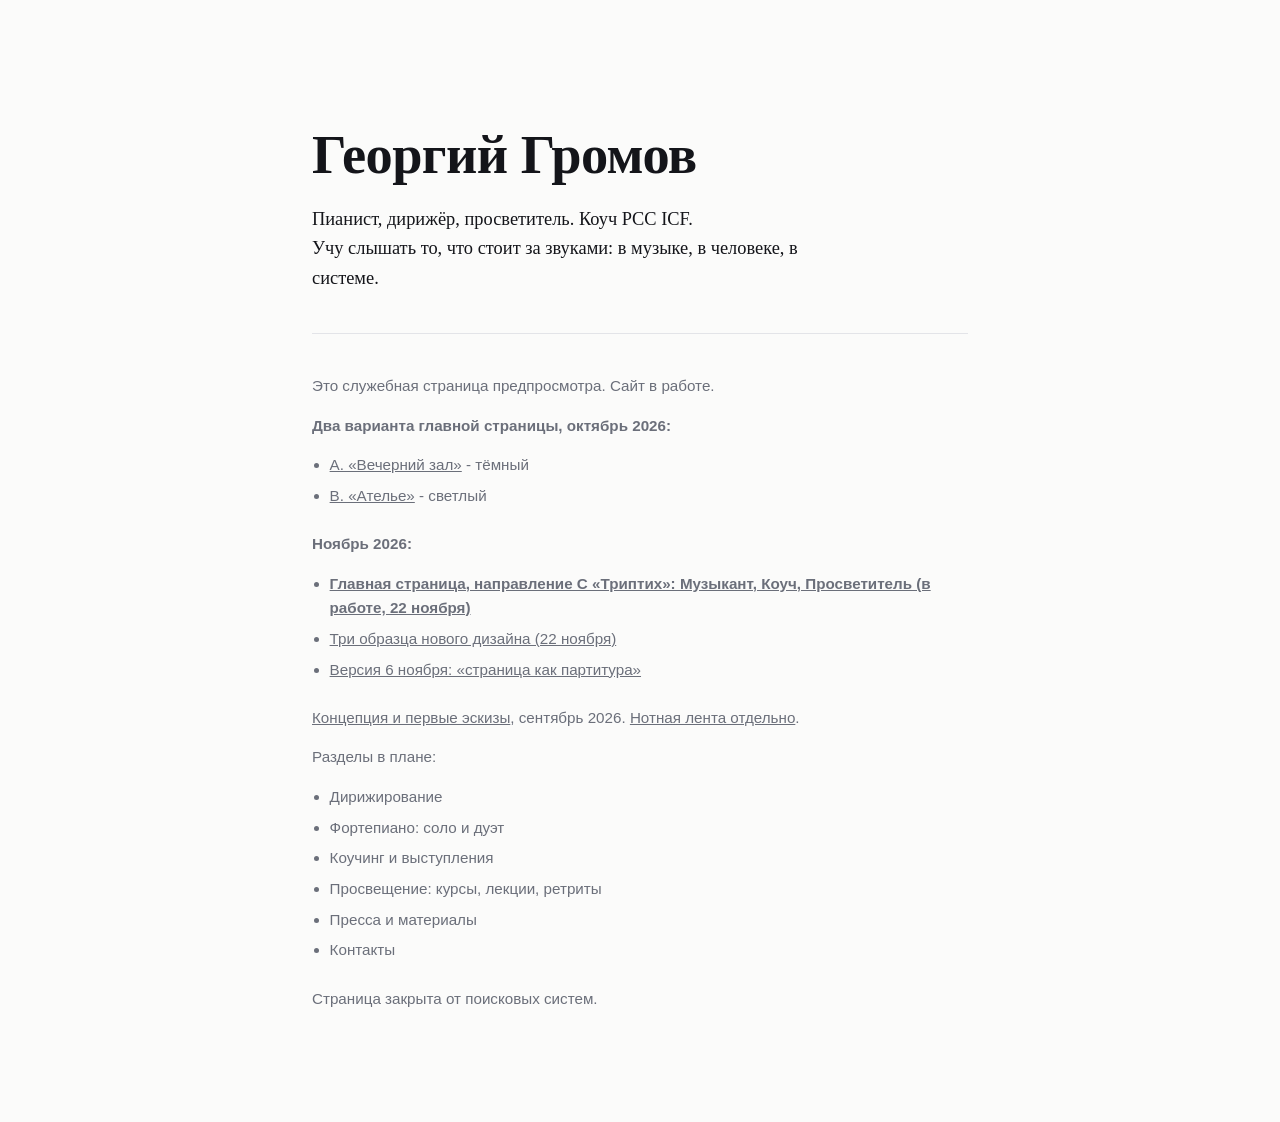
<file: index.html>
<!doctype html>
<html lang="ru">
<head>
<meta charset="utf-8">
<meta name="viewport" content="width=device-width, initial-scale=1">
<title>Георгий Громов</title>
<meta name="robots" content="noindex, nofollow">
<style>
  :root {
    --ink: #14151a;
    --muted: #6b6f7a;
    --line: #e3e4e8;
    --bg: #fbfbfa;
  }
  * { box-sizing: border-box; }
  body {
    margin: 0;
    background: var(--bg);
    color: var(--ink);
    font: 400 18px/1.6 Georgia, "Times New Roman", serif;
    -webkit-font-smoothing: antialiased;
  }
  .wrap { max-width: 44rem; margin: 0 auto; padding: 14vh 1.5rem 6rem; }
  h1 {
    font-size: clamp(2.2rem, 6vw, 3.4rem);
    line-height: 1.1;
    margin: 0 0 1.2rem;
    letter-spacing: -0.01em;
  }
  .lead { font-size: 1.15rem; margin: 0 0 2.5rem; max-width: 34rem; }
  .muted { color: var(--muted); }
  hr { border: 0; border-top: 1px solid var(--line); margin: 2.5rem 0; }
  ul { padding-left: 1.1rem; margin: 0 0 1.5rem; }
  li { margin-bottom: .4rem; }
  a { color: inherit; }
  .note {
    font-family: -apple-system, BlinkMacSystemFont, "Segoe UI", Roboto, sans-serif;
    font-size: .95rem;
    color: var(--muted);
  }
  @media (prefers-color-scheme: dark) {
    :root { --ink: #ececec; --muted: #9a9ea8; --line: #2a2c33; --bg: #141519; }
  }
</style>
</head>
<body>
  <div class="wrap">
    <h1>Георгий Громов</h1>
    <p class="lead">Пианист, дирижёр, просветитель. Коуч PCC ICF.<br>
    Учу слышать то, что стоит за звуками: в музыке, в человеке, в системе.</p>

    <hr>

    <p class="note">Это служебная страница предпросмотра. Сайт в работе.</p>

    <p class="note"><b>Два варианта главной страницы, октябрь 2026:</b></p>
    <ul class="note">
      <li><a href="design/a-vecherniy-zal/">A. «Вечерний зал»</a> - тёмный</li>
      <li><a href="design/b-atelier/">B. «Ателье»</a> - светлый</li>
    </ul>
    <p class="note"><b>Ноябрь 2026:</b></p>
    <ul class="note">
      <li><b><a href="design/c-triptih/">Главная страница, направление C «Триптих»: Музыкант, Коуч, Просветитель (в работе, 22 ноября)</a></b></li>
      <li><a href="design/obrazcy-2026-11/">Три образца нового дизайна (22 ноября)</a></li>
      <li><a href="design/v2-partitura/">Версия 6 ноября: «страница как партитура»</a></li>
    </ul>
    <p class="note"><a href="design/eskizy-2026-09/">Концепция и первые эскизы</a>, сентябрь 2026. <a href="design/notes-lenta/">Нотная лента отдельно</a>.</p>

    <p class="note">Разделы в плане:</p>
    <ul class="note">
      <li>Дирижирование</li>
      <li>Фортепиано: соло и дуэт</li>
      <li>Коучинг и выступления</li>
      <li>Просвещение: курсы, лекции, ретриты</li>
      <li>Пресса и материалы</li>
      <li>Контакты</li>
    </ul>

    <p class="note">Страница закрыта от поисковых систем.</p>
  </div>
</body>
</html>
</file>
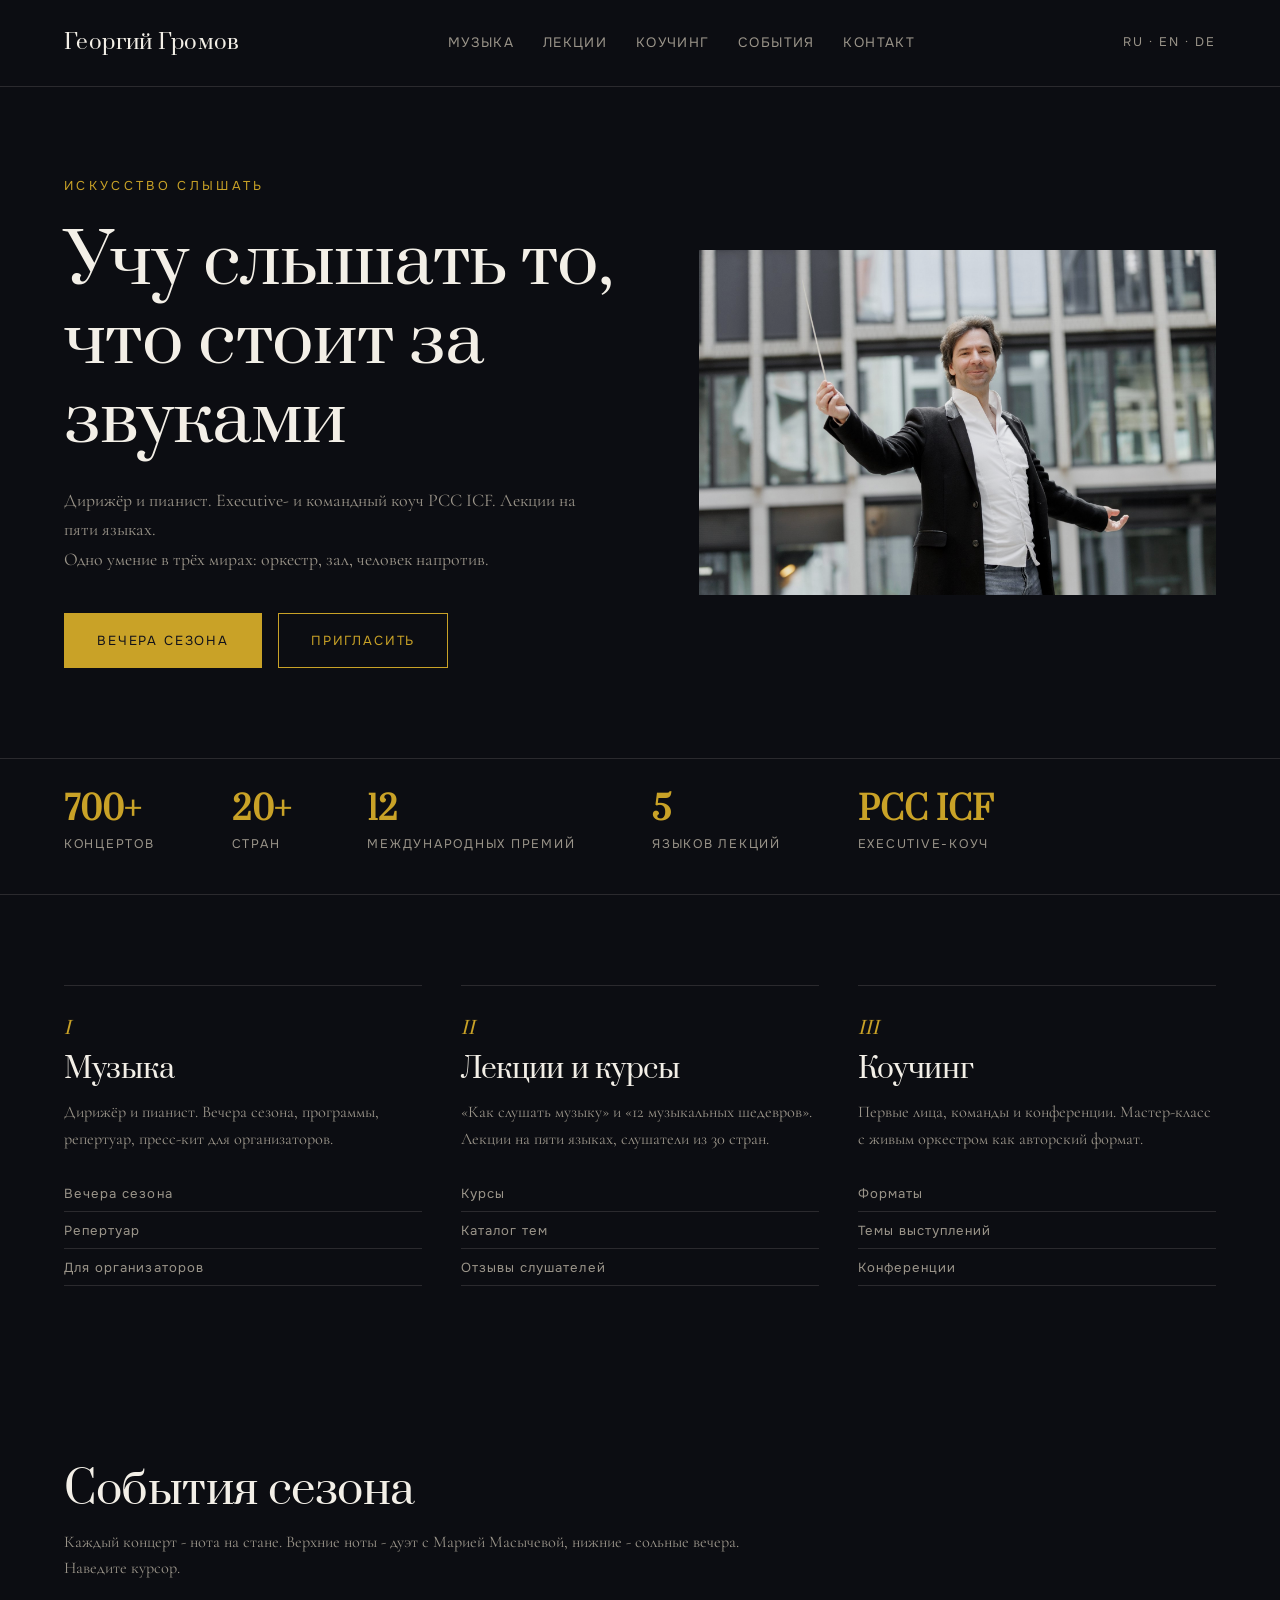
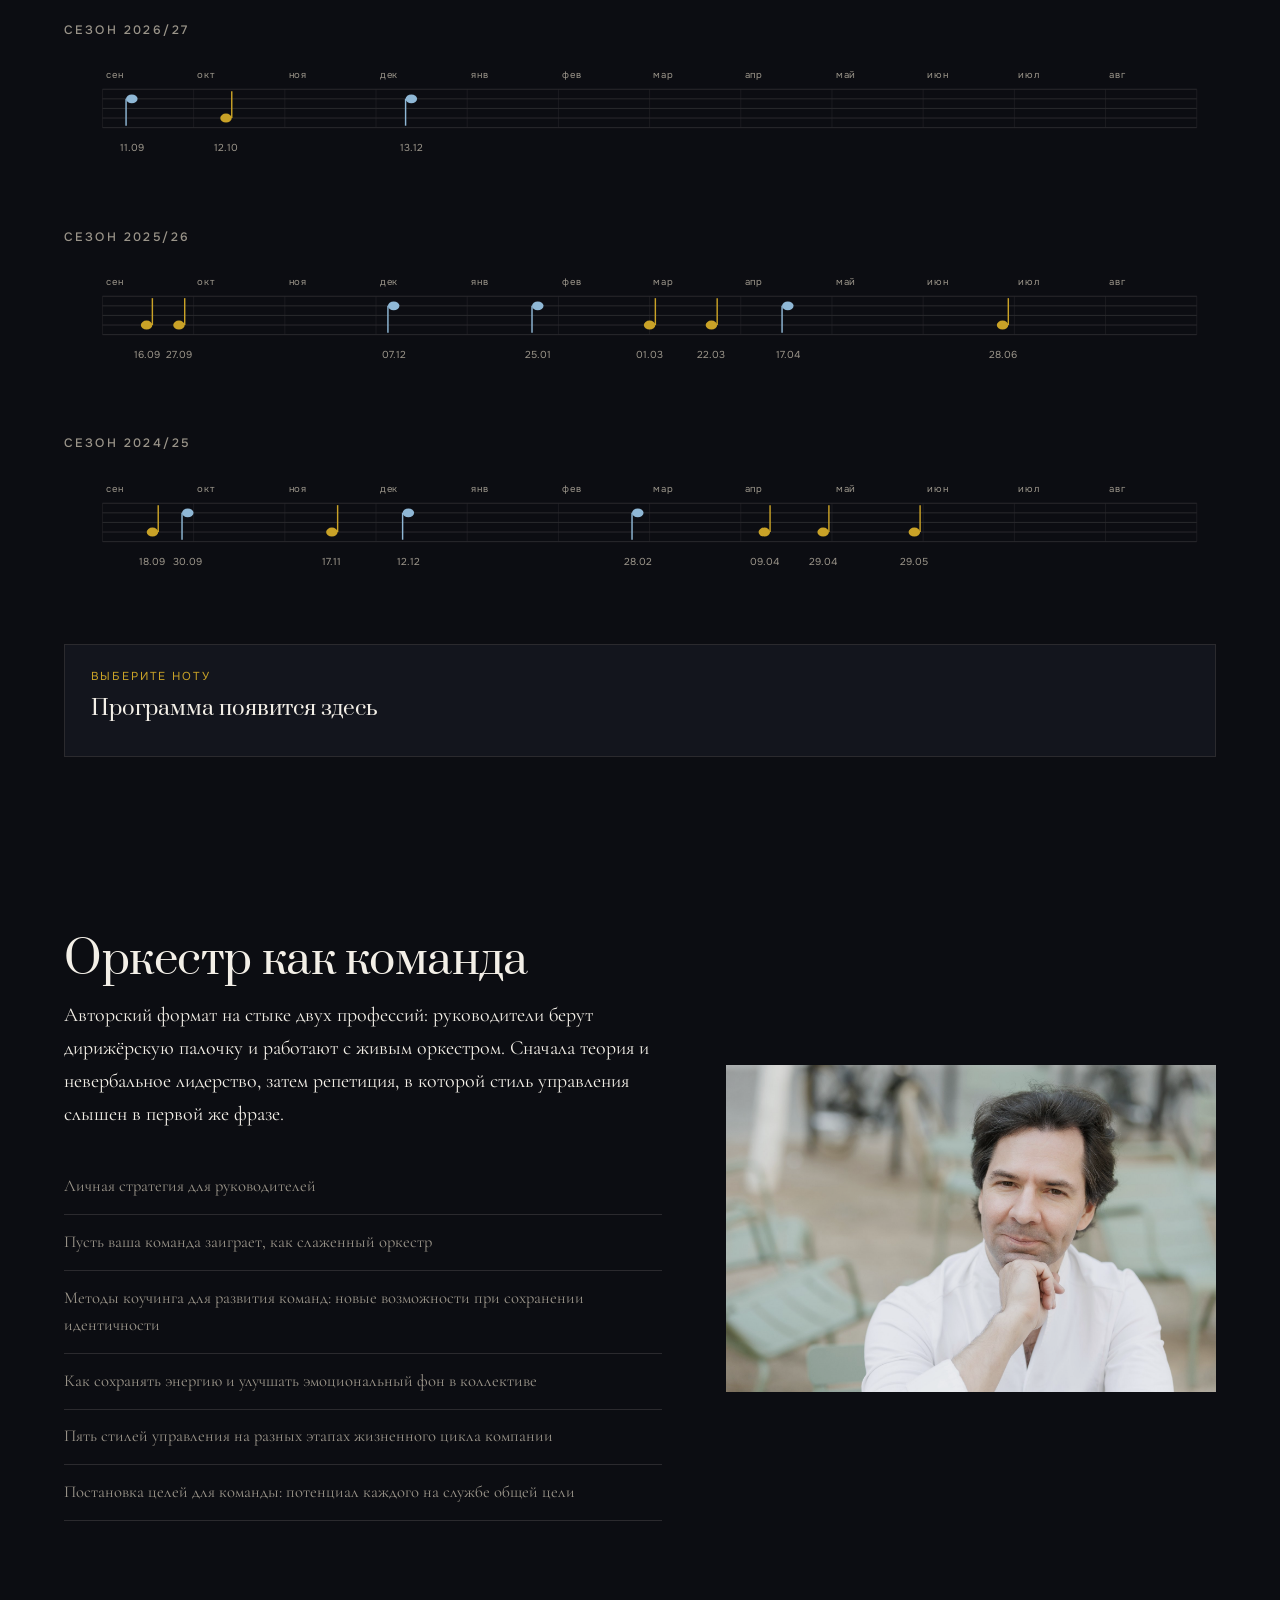
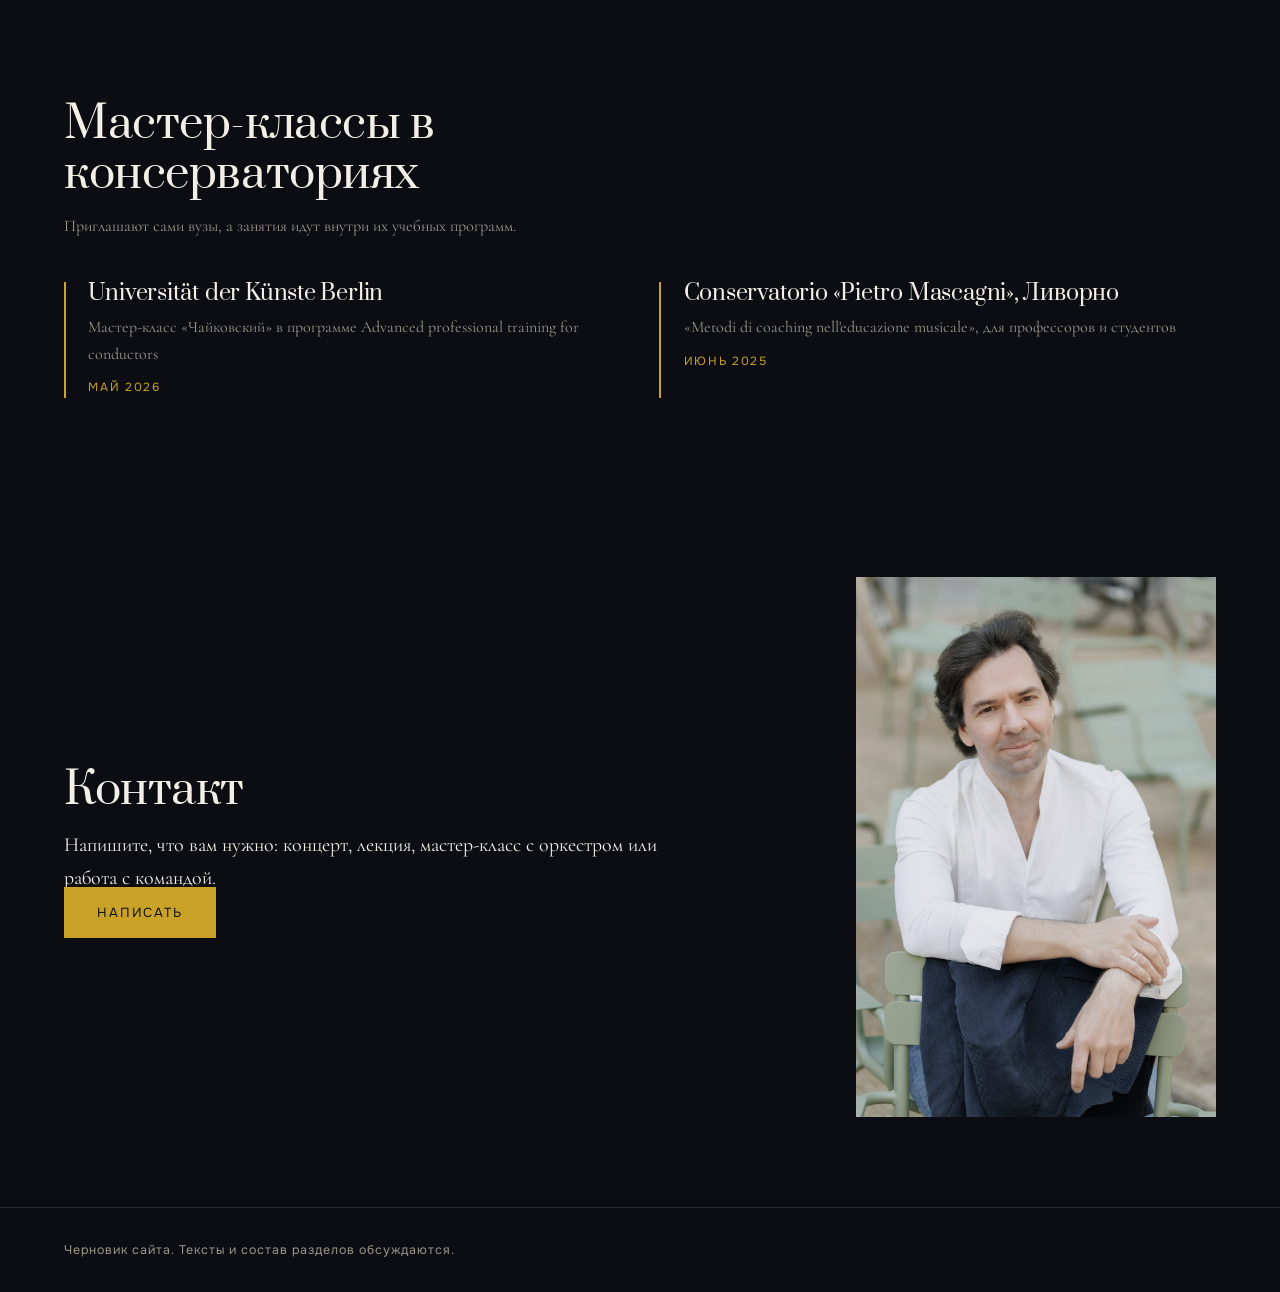
<file: design/a-vecherniy-zal/index.html>
<!doctype html>
<html lang="ru"><head>
<meta charset="utf-8"><meta name="viewport" content="width=device-width, initial-scale=1">
<meta name="robots" content="noindex, nofollow">
<title>Георгий Громов — Вечерний зал</title>
<link rel="stylesheet" href="../theme-a.css">
</head><body class="theme-a">
<header class="top">
  <a class="brand" href="#">Георгий Громов</a>
  <nav><a href="#music">Музыка</a><a href="#lectures">Лекции</a><a href="#coaching">Коучинг</a><a href="#events">События</a><a href="#contact">Контакт</a></nav>
  <div class="langs">RU · EN · DE</div>
</header>

<section class="hero">
  <div class="hero-text">
    <p class="kicker">Искусство слышать</p>
    <h1>Учу слышать то,<br>что стоит за звуками</h1>
    <p class="lead">Дирижёр и пианист. Executive- и командный коуч PCC ICF. Лекции на пяти языках.<br>
    Одно умение в трёх мирах: оркестр, зал, человек напротив.</p>
    <div class="cta"><a class="btn" href="#events">Вечера сезона</a><a class="btn ghost" href="#contact">Пригласить</a></div>
  </div>
  <div class="hero-photo"><img src="../../assets/img/gromov-dirizher-ulica.jpg" alt="Георгий Громов с дирижёрской палочкой"></div>
</section>

<section class="facts"><div class="fact"><b>700+</b><span>концертов</span></div><div class="fact"><b>20+</b><span>стран</span></div><div class="fact"><b>12</b><span>международных премий</span></div><div class="fact"><b>5</b><span>языков лекций</span></div><div class="fact"><b>PCC ICF</b><span>executive-коуч</span></div></section>

<section class="doors" id="music"><article class="door"><span class="num">I</span><h3>Музыка</h3><p>Дирижёр и пианист. Вечера сезона, программы, репертуар, пресс-кит для организаторов.</p><ul><li>Вечера сезона</li><li>Репертуар</li><li>Для организаторов</li></ul></article><article class="door"><span class="num">II</span><h3>Лекции и курсы</h3><p>«Как слушать музыку» и «12 музыкальных шедевров». Лекции на пяти языках, слушатели из 30 стран.</p><ul><li>Курсы</li><li>Каталог тем</li><li>Отзывы слушателей</li></ul></article><article class="door"><span class="num">III</span><h3>Коучинг</h3><p>Первые лица, команды и конференции. Мастер-класс с живым оркестром как авторский формат.</p><ul><li>Форматы</li><li>Темы выступлений</li><li>Конференции</li></ul></article></section>

<section class="events" id="events">
  <div class="sec-head"><h2>События сезона</h2>
  <p>Каждый концерт - нота на стане. Верхние ноты - дуэт с Марией Масычевой, нижние - сольные вечера. Наведите курсор.</p></div>
  <div class="season"><h3>Сезон 2026/27</h3><svg viewBox="0 0 1200 136" class="staff-svg"><line class="staff" x1="40" y1="44" x2="1180" y2="44"/><line class="staff" x1="40" y1="54" x2="1180" y2="54"/><line class="staff" x1="40" y1="64" x2="1180" y2="64"/><line class="staff" x1="40" y1="74" x2="1180" y2="74"/><line class="staff" x1="40" y1="84" x2="1180" y2="84"/><line class="bar" x1="40.0" y1="44" x2="40.0" y2="84"/><text class="mon" x="44.0" y="32">сен</text><line class="bar" x1="135.0" y1="44" x2="135.0" y2="84"/><text class="mon" x="139.0" y="32">окт</text><line class="bar" x1="230.0" y1="44" x2="230.0" y2="84"/><text class="mon" x="234.0" y="32">ноя</text><line class="bar" x1="325.0" y1="44" x2="325.0" y2="84"/><text class="mon" x="329.0" y="32">дек</text><line class="bar" x1="420.0" y1="44" x2="420.0" y2="84"/><text class="mon" x="424.0" y="32">янв</text><line class="bar" x1="515.0" y1="44" x2="515.0" y2="84"/><text class="mon" x="519.0" y="32">фев</text><line class="bar" x1="610.0" y1="44" x2="610.0" y2="84"/><text class="mon" x="614.0" y="32">мар</text><line class="bar" x1="705.0" y1="44" x2="705.0" y2="84"/><text class="mon" x="709.0" y="32">апр</text><line class="bar" x1="800.0" y1="44" x2="800.0" y2="84"/><text class="mon" x="804.0" y="32">май</text><line class="bar" x1="895.0" y1="44" x2="895.0" y2="84"/><text class="mon" x="899.0" y="32">июн</text><line class="bar" x1="990.0" y1="44" x2="990.0" y2="84"/><text class="mon" x="994.0" y="32">июл</text><line class="bar" x1="1085.0" y1="44" x2="1085.0" y2="84"/><text class="mon" x="1089.0" y="32">авг</text><line class="bar" x1="1180.0" y1="44" x2="1180.0" y2="84"/><g class="note duo" data-date="11.09.2026" data-title="Duokonzert, Christophori" data-prog="Brahms. Sonate für 2 Klaviere Op. 34b; Milhaud. Scaramouche Op. 165b; Debussy. En blanc et noir" data-who="дуэт"><ellipse class="head" cx="70.6" cy="54" rx="6" ry="4.6"/><line class="stem" x1="64.6" y1="54" x2="64.6" y2="82"/><text class="lbl" x="70.6" y="108" text-anchor="middle">11.09</text></g><g class="note" data-date="12.10.2026" data-title="Konzert, Christophori" data-prog="подтверждено Георгием. Из переписки: первое отделение серьёзное, второе развлекательное, звучал Schubert-Prokofiev. Walzer. Полный состав уточнить" data-who="Георгий"><ellipse class="head" cx="168.7" cy="74" rx="6" ry="4.6"/><line class="stem" x1="174.7" y1="74" x2="174.7" y2="46"/><text class="lbl" x="168.7" y="108" text-anchor="middle">12.10</text></g><g class="note duo" data-date="13.12.2026" data-title="Duokonzert, Christophori" data-prog="подтверждено Георгием. Из переписки: Tschaikowski-Gromov. Nussknacker; Prokofiev-Pletnev. Cinderella. Уточнить, что ещё в программе" data-who="дуэт"><ellipse class="head" cx="361.8" cy="54" rx="6" ry="4.6"/><line class="stem" x1="355.8" y1="54" x2="355.8" y2="82"/><text class="lbl" x="361.8" y="108" text-anchor="middle">13.12</text></g></svg></div><div class="season"><h3>Сезон 2025/26</h3><svg viewBox="0 0 1200 136" class="staff-svg"><line class="staff" x1="40" y1="44" x2="1180" y2="44"/><line class="staff" x1="40" y1="54" x2="1180" y2="54"/><line class="staff" x1="40" y1="64" x2="1180" y2="64"/><line class="staff" x1="40" y1="74" x2="1180" y2="74"/><line class="staff" x1="40" y1="84" x2="1180" y2="84"/><line class="bar" x1="40.0" y1="44" x2="40.0" y2="84"/><text class="mon" x="44.0" y="32">сен</text><line class="bar" x1="135.0" y1="44" x2="135.0" y2="84"/><text class="mon" x="139.0" y="32">окт</text><line class="bar" x1="230.0" y1="44" x2="230.0" y2="84"/><text class="mon" x="234.0" y="32">ноя</text><line class="bar" x1="325.0" y1="44" x2="325.0" y2="84"/><text class="mon" x="329.0" y="32">дек</text><line class="bar" x1="420.0" y1="44" x2="420.0" y2="84"/><text class="mon" x="424.0" y="32">янв</text><line class="bar" x1="515.0" y1="44" x2="515.0" y2="84"/><text class="mon" x="519.0" y="32">фев</text><line class="bar" x1="610.0" y1="44" x2="610.0" y2="84"/><text class="mon" x="614.0" y="32">мар</text><line class="bar" x1="705.0" y1="44" x2="705.0" y2="84"/><text class="mon" x="709.0" y="32">апр</text><line class="bar" x1="800.0" y1="44" x2="800.0" y2="84"/><text class="mon" x="804.0" y="32">май</text><line class="bar" x1="895.0" y1="44" x2="895.0" y2="84"/><text class="mon" x="899.0" y="32">июн</text><line class="bar" x1="990.0" y1="44" x2="990.0" y2="84"/><text class="mon" x="994.0" y="32">июл</text><line class="bar" x1="1085.0" y1="44" x2="1085.0" y2="84"/><text class="mon" x="1089.0" y="32">авг</text><line class="bar" x1="1180.0" y1="44" x2="1180.0" y2="84"/><g class="note" data-date="16.09.2025" data-title="Rezital «Hommage à Lipatti», Christophori" data-prog="Bach. Partita No. 1 B-Dur; Chopin. Walzer (выборка); Schubert. Impromptus D. 899; Bach-Busoni. Ich ruf zu dir, Herr Jesu Christ" data-who="Георгий"><ellipse class="head" cx="86.0" cy="74" rx="6" ry="4.6"/><line class="stem" x1="92.0" y1="74" x2="92.0" y2="46"/><text class="lbl" x="86.0" y="108" text-anchor="middle">16.09</text></g><g class="note" data-date="27.09.2025" data-title="Rezital, Lüneburg" data-prog="«3 Genies. 3 Freunde. 3 Wege»" data-who="Георгий"><ellipse class="head" cx="119.7" cy="74" rx="6" ry="4.6"/><line class="stem" x1="125.7" y1="74" x2="125.7" y2="46"/><text class="lbl" x="119.7" y="108" text-anchor="middle">27.09</text></g><g class="note duo" data-date="07.12.2025" data-title="Duokonzert, Christophori" data-prog="программы нет" data-who="дуэт"><ellipse class="head" cx="343.4" cy="54" rx="6" ry="4.6"/><line class="stem" x1="337.4" y1="54" x2="337.4" y2="82"/><text class="lbl" x="343.4" y="108" text-anchor="middle">07.12</text></g><g class="note duo" data-date="25.01.2026" data-title="Duokonzert, Christophori" data-prog="Bruch. Fantasie für 2 Klaviere Op. 11; Debussy. En blanc et noir; Saint-Saens. Danse macabre; Busoni. Duettino concertante; Brahms. Variationen über ein Thema von Haydn" data-who="дуэт"><ellipse class="head" cx="493.5" cy="54" rx="6" ry="4.6"/><line class="stem" x1="487.5" y1="54" x2="487.5" y2="82"/><text class="lbl" x="493.5" y="108" text-anchor="middle">25.01</text></g><g class="note" data-date="01.03.2026" data-title="Rezital, Christophori" data-prog="Mozart. Sonate B-Dur KV 333; Bartok. Suite Op. 14; Schumann. Humoreske Op. 20" data-who="Георгий"><ellipse class="head" cx="610.0" cy="74" rx="6" ry="4.6"/><line class="stem" x1="616.0" y1="74" x2="616.0" y2="46"/><text class="lbl" x="610.0" y="108" text-anchor="middle">01.03</text></g><g class="note" data-date="22.03.2026" data-title="Rezital, Christophori" data-prog="программы нет" data-who="Георгий"><ellipse class="head" cx="674.4" cy="74" rx="6" ry="4.6"/><line class="stem" x1="680.4" y1="74" x2="680.4" y2="46"/><text class="lbl" x="674.4" y="108" text-anchor="middle">22.03</text></g><g class="note duo" data-date="17.04.2026" data-title="Duokonzert" data-prog="Schumann. 6 Studien in kanonischer Form Op. 56; Rosenblatt. Fantasie über Themen aus Carmen" data-who="дуэт"><ellipse class="head" cx="754.0" cy="54" rx="6" ry="4.6"/><line class="stem" x1="748.0" y1="54" x2="748.0" y2="82"/><text class="lbl" x="754.0" y="108" text-anchor="middle">17.04</text></g><g class="note" data-date="28.06.2026" data-title="Rezital, Christophori" data-prog="Chopin. 10 Mazurkas; Chopin. Sonate No. 2 b-moll Op. 35; Schumann. Carnaval Op. 9" data-who="Георгий"><ellipse class="head" cx="977.7" cy="74" rx="6" ry="4.6"/><line class="stem" x1="983.7" y1="74" x2="983.7" y2="46"/><text class="lbl" x="977.7" y="108" text-anchor="middle">28.06</text></g></svg></div><div class="season"><h3>Сезон 2024/25</h3><svg viewBox="0 0 1200 136" class="staff-svg"><line class="staff" x1="40" y1="44" x2="1180" y2="44"/><line class="staff" x1="40" y1="54" x2="1180" y2="54"/><line class="staff" x1="40" y1="64" x2="1180" y2="64"/><line class="staff" x1="40" y1="74" x2="1180" y2="74"/><line class="staff" x1="40" y1="84" x2="1180" y2="84"/><line class="bar" x1="40.0" y1="44" x2="40.0" y2="84"/><text class="mon" x="44.0" y="32">сен</text><line class="bar" x1="135.0" y1="44" x2="135.0" y2="84"/><text class="mon" x="139.0" y="32">окт</text><line class="bar" x1="230.0" y1="44" x2="230.0" y2="84"/><text class="mon" x="234.0" y="32">ноя</text><line class="bar" x1="325.0" y1="44" x2="325.0" y2="84"/><text class="mon" x="329.0" y="32">дек</text><line class="bar" x1="420.0" y1="44" x2="420.0" y2="84"/><text class="mon" x="424.0" y="32">янв</text><line class="bar" x1="515.0" y1="44" x2="515.0" y2="84"/><text class="mon" x="519.0" y="32">фев</text><line class="bar" x1="610.0" y1="44" x2="610.0" y2="84"/><text class="mon" x="614.0" y="32">мар</text><line class="bar" x1="705.0" y1="44" x2="705.0" y2="84"/><text class="mon" x="709.0" y="32">апр</text><line class="bar" x1="800.0" y1="44" x2="800.0" y2="84"/><text class="mon" x="804.0" y="32">май</text><line class="bar" x1="895.0" y1="44" x2="895.0" y2="84"/><text class="mon" x="899.0" y="32">июн</text><line class="bar" x1="990.0" y1="44" x2="990.0" y2="84"/><text class="mon" x="994.0" y="32">июл</text><line class="bar" x1="1085.0" y1="44" x2="1085.0" y2="84"/><text class="mon" x="1089.0" y="32">авг</text><line class="bar" x1="1180.0" y1="44" x2="1180.0" y2="84"/><g class="note" data-date="18.09.2024" data-title="Rezital, Christophori" data-prog="программы нет" data-who="Георгий"><ellipse class="head" cx="92.1" cy="74" rx="6" ry="4.6"/><line class="stem" x1="98.1" y1="74" x2="98.1" y2="46"/><text class="lbl" x="92.1" y="108" text-anchor="middle">18.09</text></g><g class="note duo" data-date="30.09.2024" data-title="Duokonzert" data-prog="Mozart. Sonate D-Dur; Ravel. Rhapsodie espagnole; Prokofiev. Cinderella" data-who="дуэт"><ellipse class="head" cx="128.9" cy="54" rx="6" ry="4.6"/><line class="stem" x1="122.9" y1="54" x2="122.9" y2="82"/><text class="lbl" x="128.9" y="108" text-anchor="middle">30.09</text></g><g class="note" data-date="17.11.2024" data-title="Rezital, Christophori" data-prog="Mozart. Sonate c-moll KV 457; Tschaikowski. Die Jahreszeiten Op. 37a" data-who="Георгий"><ellipse class="head" cx="279.0" cy="74" rx="6" ry="4.6"/><line class="stem" x1="285.0" y1="74" x2="285.0" y2="46"/><text class="lbl" x="279.0" y="108" text-anchor="middle">17.11</text></g><g class="note duo" data-date="12.12.2024" data-title="Duokonzert, Christophori" data-prog="Bach. Partita No. 1 B-Dur BWV 825; Beethoven. Sonate No. 5 Op. 10 No. 1; Schumann. Humoreske Op. 20 B-Dur" data-who="дуэт"><ellipse class="head" cx="358.7" cy="54" rx="6" ry="4.6"/><line class="stem" x1="352.7" y1="54" x2="352.7" y2="82"/><text class="lbl" x="358.7" y="108" text-anchor="middle">12.12</text></g><g class="note duo" data-date="28.02.2025" data-title="Duokonzert, Christophori" data-prog="Bruch. Fantasie für 2 Klaviere Op. 11; Debussy. En blanc et noir; Saint-Saens. Danse macabre; Busoni. Duettino concertante; Brahms. Variationen über ein Thema von Haydn; на бис Lutoslawski" data-who="дуэт"><ellipse class="head" cx="597.7" cy="54" rx="6" ry="4.6"/><line class="stem" x1="591.7" y1="54" x2="591.7" y2="82"/><text class="lbl" x="597.7" y="108" text-anchor="middle">28.02</text></g><g class="note" data-date="09.04.2025" data-title="Концерт с Державиной" data-prog="Haydn. Variationen «Il Maestro e lo Scolare»; Schubert. 4 Polonaises Op. 599; Debussy. Suite" data-who="Георгий"><ellipse class="head" cx="729.5" cy="74" rx="6" ry="4.6"/><line class="stem" x1="735.5" y1="74" x2="735.5" y2="46"/><text class="lbl" x="729.5" y="108" text-anchor="middle">09.04</text></g><g class="note" data-date="29.04.2025" data-title="Rezital, Christophori" data-prog="Beethoven. Sonate Pathétique; Beethoven. Mondschein-Sonate; далее по переписке уточнить вторую часть" data-who="Георгий"><ellipse class="head" cx="790.8" cy="74" rx="6" ry="4.6"/><line class="stem" x1="796.8" y1="74" x2="796.8" y2="46"/><text class="lbl" x="790.8" y="108" text-anchor="middle">29.04</text></g><g class="note" data-date="29.05.2025" data-title="Rezital, Christophori" data-prog="Schubert. Sonate B-Dur; Rachmaninow. 3 Moments musicaux Op. 16; Variationen über ein Thema von Corelli Op. 42" data-who="Георгий"><ellipse class="head" cx="885.8" cy="74" rx="6" ry="4.6"/><line class="stem" x1="891.8" y1="74" x2="891.8" y2="46"/><text class="lbl" x="885.8" y="108" text-anchor="middle">29.05</text></g></svg></div>
  <div class="panel" id="panel"><div class="d">выберите ноту</div><div class="t">Программа появится здесь</div><div class="p"></div></div>
</section>

<section class="split" id="coaching">
  <div class="col">
    <h2>Оркестр как команда</h2>
    <p>Авторский формат на стыке двух профессий: руководители берут дирижёрскую палочку и работают с живым оркестром. Сначала теория и невербальное лидерство, затем репетиция, в которой стиль управления слышен в первой же фразе.</p>
    <ul class="topics"><li>Личная стратегия для руководителей</li><li>Пусть ваша команда заиграет, как слаженный оркестр</li><li>Методы коучинга для развития команд: новые возможности при сохранении идентичности</li><li>Как сохранять энергию и улучшать эмоциональный фон в коллективе</li><li>Пять стилей управления на разных этапах жизненного цикла компании</li><li>Постановка целей для команды: потенциал каждого на службе общей цели</li></ul>
  </div>
  <div class="col photo"><img src="../../assets/img/gromov-portret-krupno.jpg" alt="Георгий Громов"></div>
</section>

<section class="academy" id="lectures">
  <div class="sec-head"><h2>Мастер-классы в консерваториях</h2>
  <p>Приглашают сами вузы, а занятия идут внутри их учебных программ.</p></div>
  <div class="acads"><div class="acad"><h4>Universität der Künste Berlin</h4><p>Мастер-класс «Чайковский» в программе Advanced professional training for conductors</p><span class="when">май 2026</span></div><div class="acad"><h4>Conservatorio «Pietro Mascagni», Ливорно</h4><p>«Metodi di coaching nell'educazione musicale», для профессоров и студентов</p><span class="when">июнь 2025</span></div></div>
</section>

<section class="contact" id="contact">
  <div class="col">
    <h2>Контакт</h2>
    <p>Напишите, что вам нужно: концерт, лекция, мастер-класс с оркестром или работа с командой.</p>
    <a class="btn" href="mailto:georgy.gromov@gmail.com">Написать</a>
  </div>
  <div class="col photo small"><img src="../../assets/img/gromov-portret-vertikalnyj.jpg" alt="Георгий Громов"></div>
</section>

<footer><p>Черновик сайта. Тексты и состав разделов обсуждаются.</p></footer>

<script>
document.querySelectorAll('.note').forEach(n => {
  const show = () => {
    const p = document.getElementById('panel');
    p.querySelector('.d').textContent = n.dataset.date + ' · ' + n.dataset.who;
    p.querySelector('.t').textContent = n.dataset.title;
    p.querySelector('.p').textContent = n.dataset.prog;
  };
  n.addEventListener('mouseenter', show); n.addEventListener('click', show);
});
</script>
</body></html>
</file>
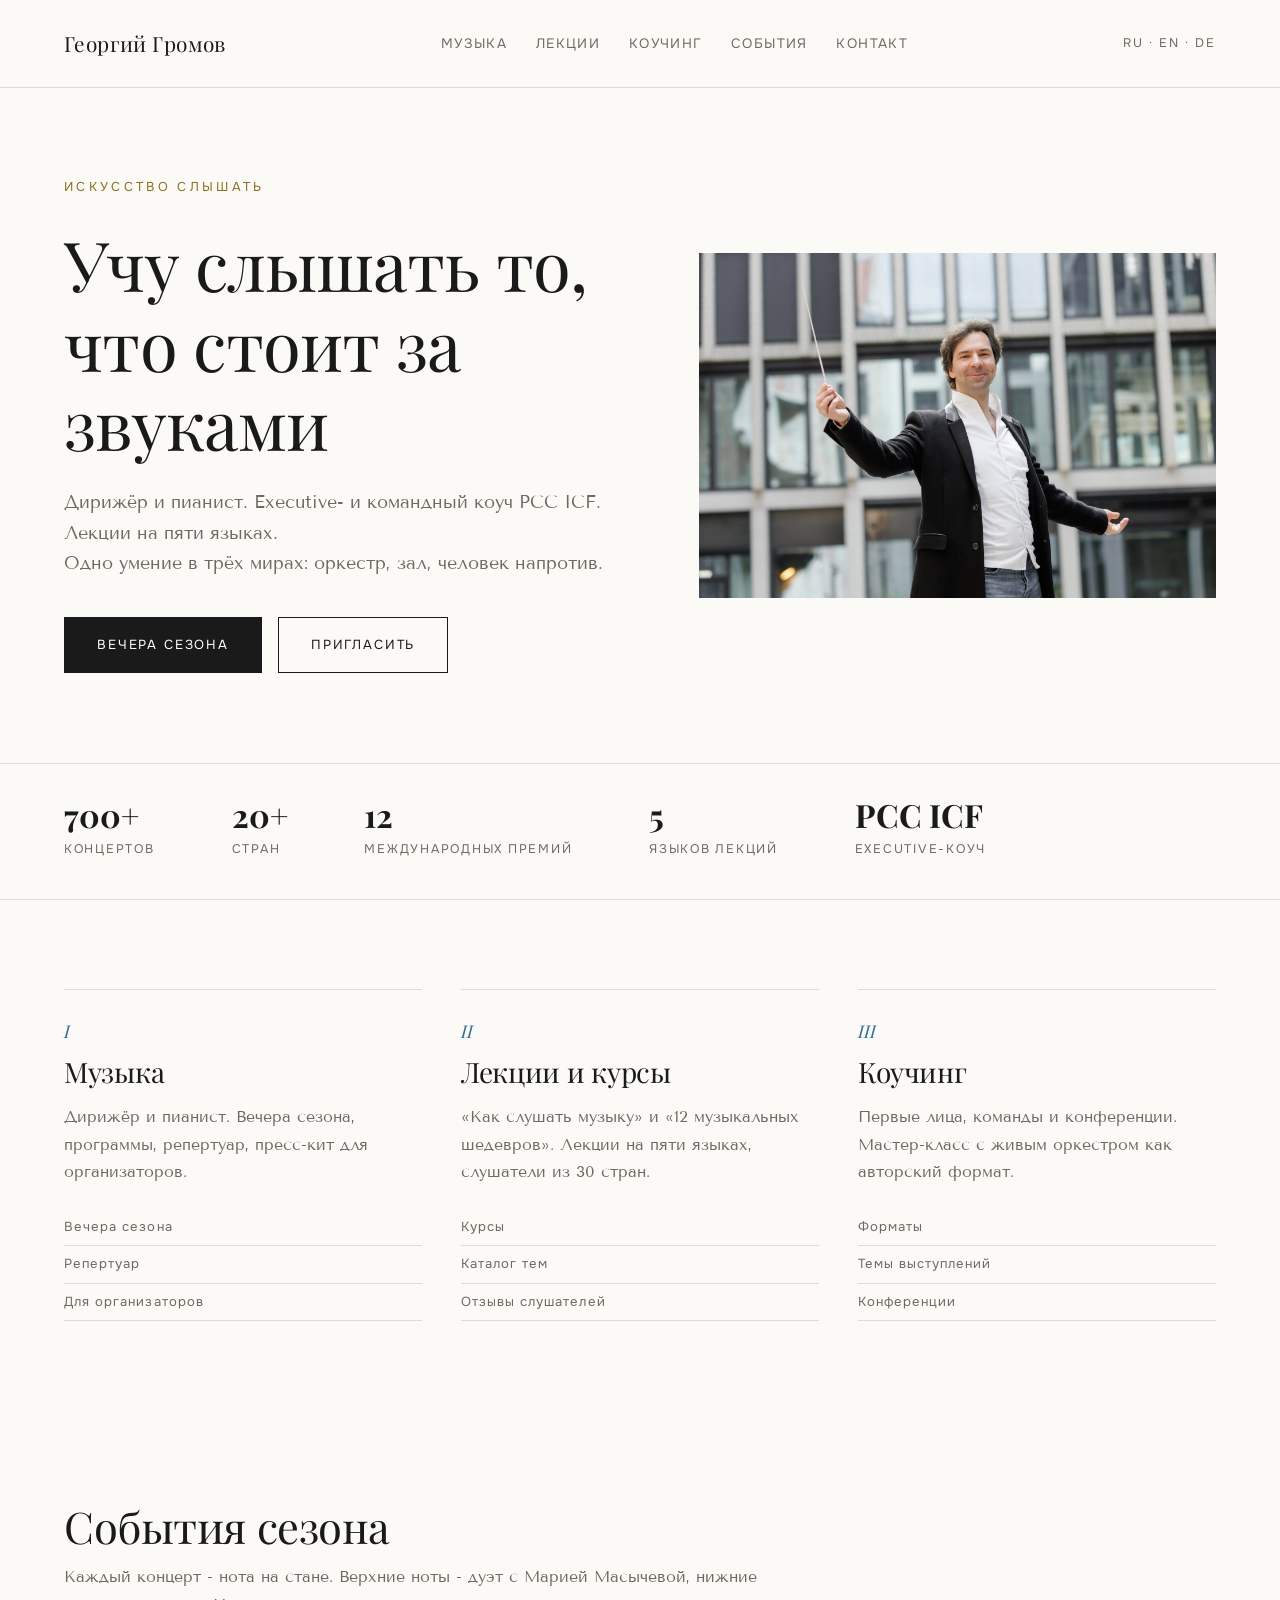
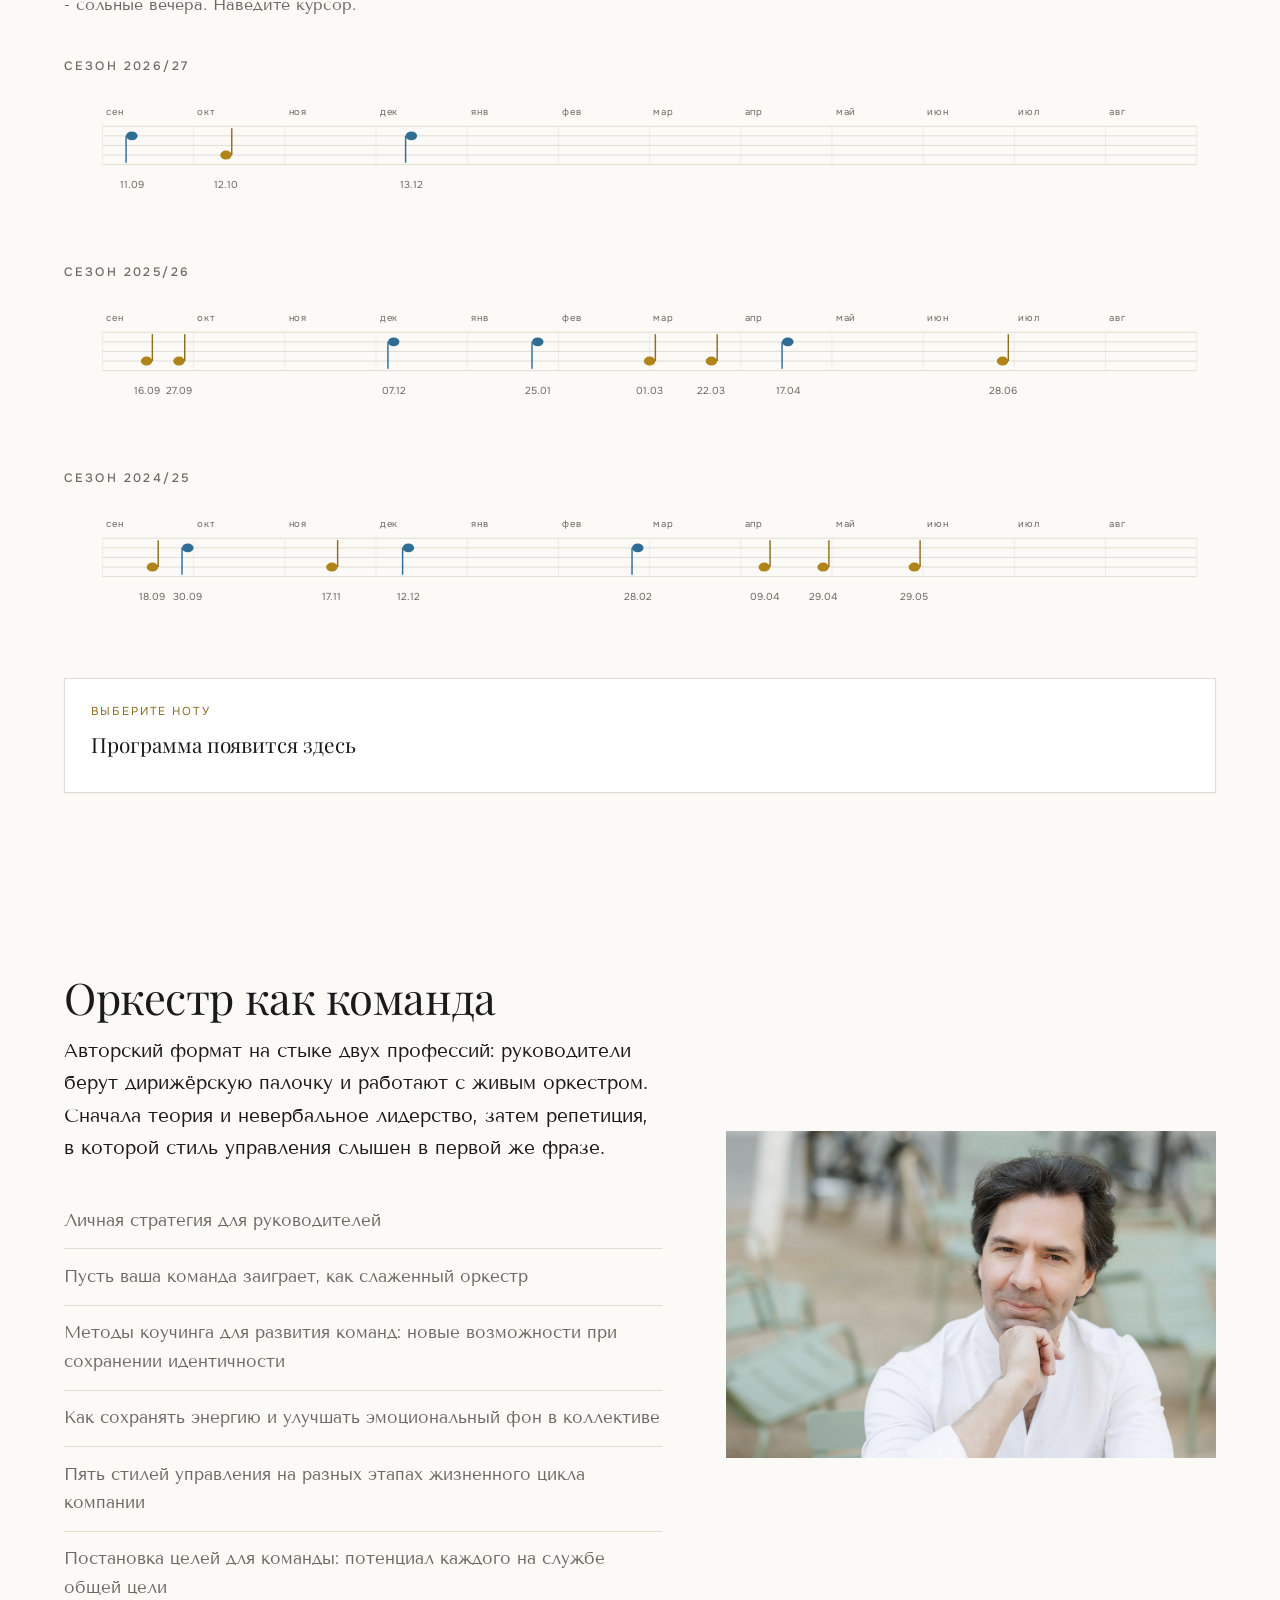
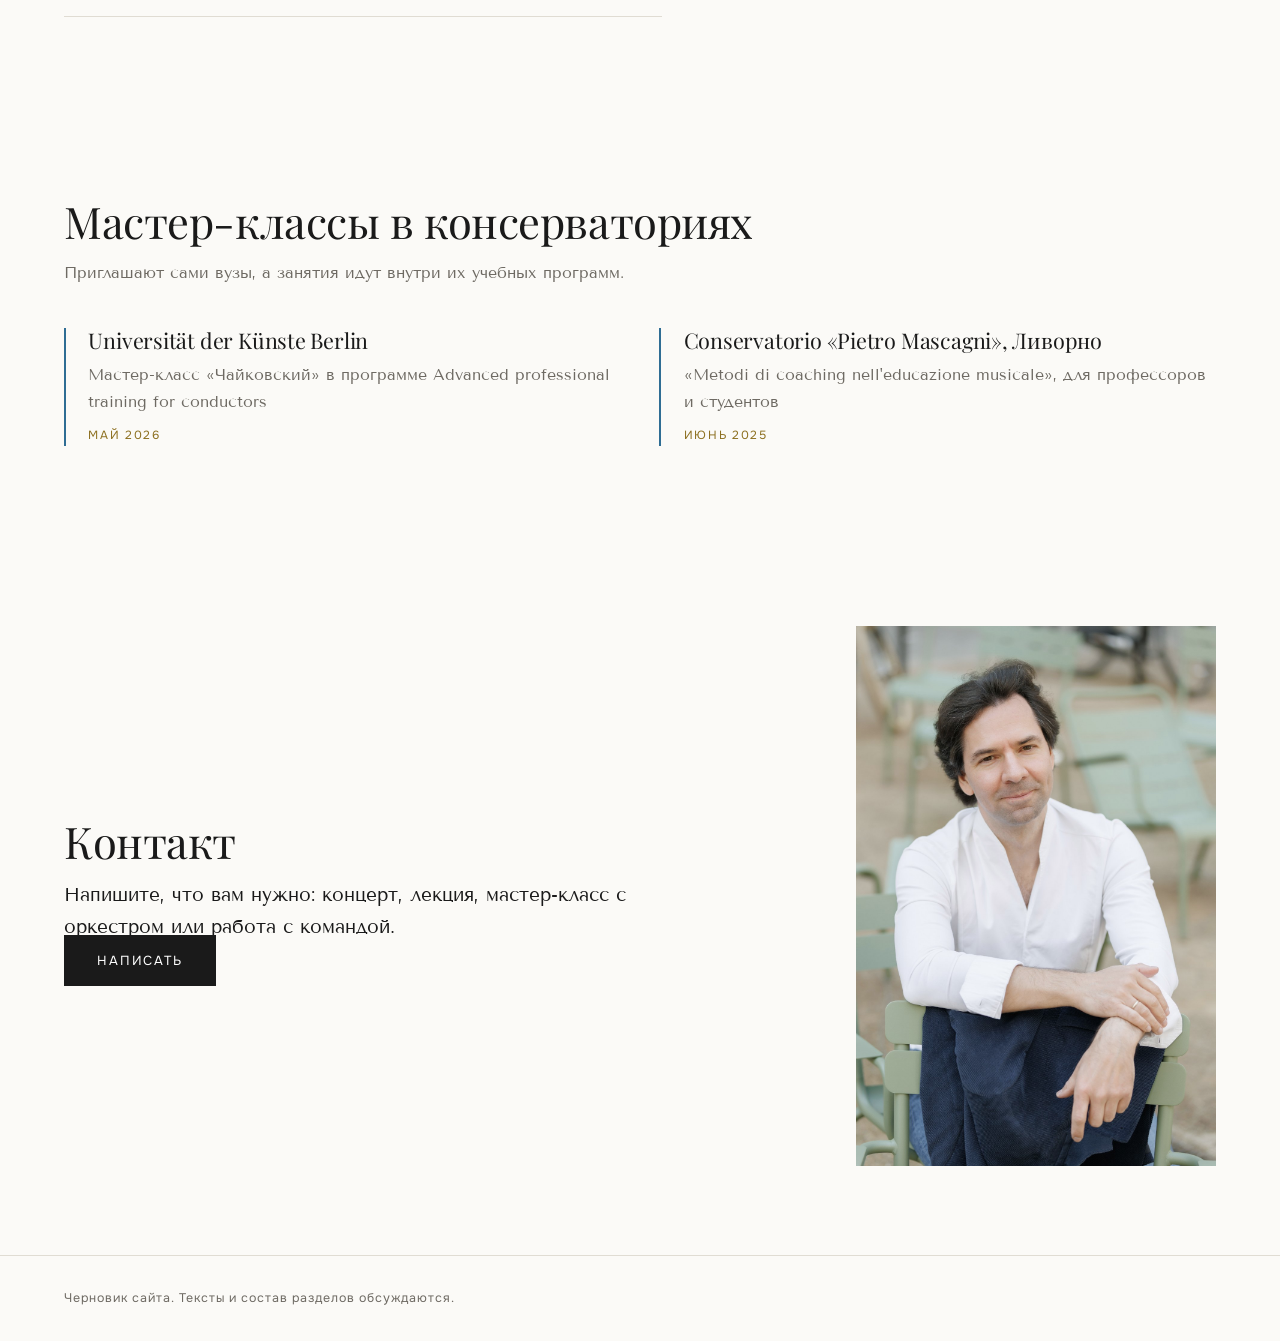
<file: design/b-atelier/index.html>
<!doctype html>
<html lang="ru"><head>
<meta charset="utf-8"><meta name="viewport" content="width=device-width, initial-scale=1">
<meta name="robots" content="noindex, nofollow">
<title>Георгий Громов — Ателье</title>
<link rel="stylesheet" href="../theme-b.css">
</head><body class="theme-b">
<header class="top">
  <a class="brand" href="#">Георгий Громов</a>
  <nav><a href="#music">Музыка</a><a href="#lectures">Лекции</a><a href="#coaching">Коучинг</a><a href="#events">События</a><a href="#contact">Контакт</a></nav>
  <div class="langs">RU · EN · DE</div>
</header>

<section class="hero">
  <div class="hero-text">
    <p class="kicker">Искусство слышать</p>
    <h1>Учу слышать то,<br>что стоит за звуками</h1>
    <p class="lead">Дирижёр и пианист. Executive- и командный коуч PCC ICF. Лекции на пяти языках.<br>
    Одно умение в трёх мирах: оркестр, зал, человек напротив.</p>
    <div class="cta"><a class="btn" href="#events">Вечера сезона</a><a class="btn ghost" href="#contact">Пригласить</a></div>
  </div>
  <div class="hero-photo"><img src="../../assets/img/gromov-dirizher-ulica.jpg" alt="Георгий Громов с дирижёрской палочкой"></div>
</section>

<section class="facts"><div class="fact"><b>700+</b><span>концертов</span></div><div class="fact"><b>20+</b><span>стран</span></div><div class="fact"><b>12</b><span>международных премий</span></div><div class="fact"><b>5</b><span>языков лекций</span></div><div class="fact"><b>PCC ICF</b><span>executive-коуч</span></div></section>

<section class="doors" id="music"><article class="door"><span class="num">I</span><h3>Музыка</h3><p>Дирижёр и пианист. Вечера сезона, программы, репертуар, пресс-кит для организаторов.</p><ul><li>Вечера сезона</li><li>Репертуар</li><li>Для организаторов</li></ul></article><article class="door"><span class="num">II</span><h3>Лекции и курсы</h3><p>«Как слушать музыку» и «12 музыкальных шедевров». Лекции на пяти языках, слушатели из 30 стран.</p><ul><li>Курсы</li><li>Каталог тем</li><li>Отзывы слушателей</li></ul></article><article class="door"><span class="num">III</span><h3>Коучинг</h3><p>Первые лица, команды и конференции. Мастер-класс с живым оркестром как авторский формат.</p><ul><li>Форматы</li><li>Темы выступлений</li><li>Конференции</li></ul></article></section>

<section class="events" id="events">
  <div class="sec-head"><h2>События сезона</h2>
  <p>Каждый концерт - нота на стане. Верхние ноты - дуэт с Марией Масычевой, нижние - сольные вечера. Наведите курсор.</p></div>
  <div class="season"><h3>Сезон 2026/27</h3><svg viewBox="0 0 1200 136" class="staff-svg"><line class="staff" x1="40" y1="44" x2="1180" y2="44"/><line class="staff" x1="40" y1="54" x2="1180" y2="54"/><line class="staff" x1="40" y1="64" x2="1180" y2="64"/><line class="staff" x1="40" y1="74" x2="1180" y2="74"/><line class="staff" x1="40" y1="84" x2="1180" y2="84"/><line class="bar" x1="40.0" y1="44" x2="40.0" y2="84"/><text class="mon" x="44.0" y="32">сен</text><line class="bar" x1="135.0" y1="44" x2="135.0" y2="84"/><text class="mon" x="139.0" y="32">окт</text><line class="bar" x1="230.0" y1="44" x2="230.0" y2="84"/><text class="mon" x="234.0" y="32">ноя</text><line class="bar" x1="325.0" y1="44" x2="325.0" y2="84"/><text class="mon" x="329.0" y="32">дек</text><line class="bar" x1="420.0" y1="44" x2="420.0" y2="84"/><text class="mon" x="424.0" y="32">янв</text><line class="bar" x1="515.0" y1="44" x2="515.0" y2="84"/><text class="mon" x="519.0" y="32">фев</text><line class="bar" x1="610.0" y1="44" x2="610.0" y2="84"/><text class="mon" x="614.0" y="32">мар</text><line class="bar" x1="705.0" y1="44" x2="705.0" y2="84"/><text class="mon" x="709.0" y="32">апр</text><line class="bar" x1="800.0" y1="44" x2="800.0" y2="84"/><text class="mon" x="804.0" y="32">май</text><line class="bar" x1="895.0" y1="44" x2="895.0" y2="84"/><text class="mon" x="899.0" y="32">июн</text><line class="bar" x1="990.0" y1="44" x2="990.0" y2="84"/><text class="mon" x="994.0" y="32">июл</text><line class="bar" x1="1085.0" y1="44" x2="1085.0" y2="84"/><text class="mon" x="1089.0" y="32">авг</text><line class="bar" x1="1180.0" y1="44" x2="1180.0" y2="84"/><g class="note duo" data-date="11.09.2026" data-title="Duokonzert, Christophori" data-prog="Brahms. Sonate für 2 Klaviere Op. 34b; Milhaud. Scaramouche Op. 165b; Debussy. En blanc et noir" data-who="дуэт"><ellipse class="head" cx="70.6" cy="54" rx="6" ry="4.6"/><line class="stem" x1="64.6" y1="54" x2="64.6" y2="82"/><text class="lbl" x="70.6" y="108" text-anchor="middle">11.09</text></g><g class="note" data-date="12.10.2026" data-title="Konzert, Christophori" data-prog="подтверждено Георгием. Из переписки: первое отделение серьёзное, второе развлекательное, звучал Schubert-Prokofiev. Walzer. Полный состав уточнить" data-who="Георгий"><ellipse class="head" cx="168.7" cy="74" rx="6" ry="4.6"/><line class="stem" x1="174.7" y1="74" x2="174.7" y2="46"/><text class="lbl" x="168.7" y="108" text-anchor="middle">12.10</text></g><g class="note duo" data-date="13.12.2026" data-title="Duokonzert, Christophori" data-prog="подтверждено Георгием. Из переписки: Tschaikowski-Gromov. Nussknacker; Prokofiev-Pletnev. Cinderella. Уточнить, что ещё в программе" data-who="дуэт"><ellipse class="head" cx="361.8" cy="54" rx="6" ry="4.6"/><line class="stem" x1="355.8" y1="54" x2="355.8" y2="82"/><text class="lbl" x="361.8" y="108" text-anchor="middle">13.12</text></g></svg></div><div class="season"><h3>Сезон 2025/26</h3><svg viewBox="0 0 1200 136" class="staff-svg"><line class="staff" x1="40" y1="44" x2="1180" y2="44"/><line class="staff" x1="40" y1="54" x2="1180" y2="54"/><line class="staff" x1="40" y1="64" x2="1180" y2="64"/><line class="staff" x1="40" y1="74" x2="1180" y2="74"/><line class="staff" x1="40" y1="84" x2="1180" y2="84"/><line class="bar" x1="40.0" y1="44" x2="40.0" y2="84"/><text class="mon" x="44.0" y="32">сен</text><line class="bar" x1="135.0" y1="44" x2="135.0" y2="84"/><text class="mon" x="139.0" y="32">окт</text><line class="bar" x1="230.0" y1="44" x2="230.0" y2="84"/><text class="mon" x="234.0" y="32">ноя</text><line class="bar" x1="325.0" y1="44" x2="325.0" y2="84"/><text class="mon" x="329.0" y="32">дек</text><line class="bar" x1="420.0" y1="44" x2="420.0" y2="84"/><text class="mon" x="424.0" y="32">янв</text><line class="bar" x1="515.0" y1="44" x2="515.0" y2="84"/><text class="mon" x="519.0" y="32">фев</text><line class="bar" x1="610.0" y1="44" x2="610.0" y2="84"/><text class="mon" x="614.0" y="32">мар</text><line class="bar" x1="705.0" y1="44" x2="705.0" y2="84"/><text class="mon" x="709.0" y="32">апр</text><line class="bar" x1="800.0" y1="44" x2="800.0" y2="84"/><text class="mon" x="804.0" y="32">май</text><line class="bar" x1="895.0" y1="44" x2="895.0" y2="84"/><text class="mon" x="899.0" y="32">июн</text><line class="bar" x1="990.0" y1="44" x2="990.0" y2="84"/><text class="mon" x="994.0" y="32">июл</text><line class="bar" x1="1085.0" y1="44" x2="1085.0" y2="84"/><text class="mon" x="1089.0" y="32">авг</text><line class="bar" x1="1180.0" y1="44" x2="1180.0" y2="84"/><g class="note" data-date="16.09.2025" data-title="Rezital «Hommage à Lipatti», Christophori" data-prog="Bach. Partita No. 1 B-Dur; Chopin. Walzer (выборка); Schubert. Impromptus D. 899; Bach-Busoni. Ich ruf zu dir, Herr Jesu Christ" data-who="Георгий"><ellipse class="head" cx="86.0" cy="74" rx="6" ry="4.6"/><line class="stem" x1="92.0" y1="74" x2="92.0" y2="46"/><text class="lbl" x="86.0" y="108" text-anchor="middle">16.09</text></g><g class="note" data-date="27.09.2025" data-title="Rezital, Lüneburg" data-prog="«3 Genies. 3 Freunde. 3 Wege»" data-who="Георгий"><ellipse class="head" cx="119.7" cy="74" rx="6" ry="4.6"/><line class="stem" x1="125.7" y1="74" x2="125.7" y2="46"/><text class="lbl" x="119.7" y="108" text-anchor="middle">27.09</text></g><g class="note duo" data-date="07.12.2025" data-title="Duokonzert, Christophori" data-prog="программы нет" data-who="дуэт"><ellipse class="head" cx="343.4" cy="54" rx="6" ry="4.6"/><line class="stem" x1="337.4" y1="54" x2="337.4" y2="82"/><text class="lbl" x="343.4" y="108" text-anchor="middle">07.12</text></g><g class="note duo" data-date="25.01.2026" data-title="Duokonzert, Christophori" data-prog="Bruch. Fantasie für 2 Klaviere Op. 11; Debussy. En blanc et noir; Saint-Saens. Danse macabre; Busoni. Duettino concertante; Brahms. Variationen über ein Thema von Haydn" data-who="дуэт"><ellipse class="head" cx="493.5" cy="54" rx="6" ry="4.6"/><line class="stem" x1="487.5" y1="54" x2="487.5" y2="82"/><text class="lbl" x="493.5" y="108" text-anchor="middle">25.01</text></g><g class="note" data-date="01.03.2026" data-title="Rezital, Christophori" data-prog="Mozart. Sonate B-Dur KV 333; Bartok. Suite Op. 14; Schumann. Humoreske Op. 20" data-who="Георгий"><ellipse class="head" cx="610.0" cy="74" rx="6" ry="4.6"/><line class="stem" x1="616.0" y1="74" x2="616.0" y2="46"/><text class="lbl" x="610.0" y="108" text-anchor="middle">01.03</text></g><g class="note" data-date="22.03.2026" data-title="Rezital, Christophori" data-prog="программы нет" data-who="Георгий"><ellipse class="head" cx="674.4" cy="74" rx="6" ry="4.6"/><line class="stem" x1="680.4" y1="74" x2="680.4" y2="46"/><text class="lbl" x="674.4" y="108" text-anchor="middle">22.03</text></g><g class="note duo" data-date="17.04.2026" data-title="Duokonzert" data-prog="Schumann. 6 Studien in kanonischer Form Op. 56; Rosenblatt. Fantasie über Themen aus Carmen" data-who="дуэт"><ellipse class="head" cx="754.0" cy="54" rx="6" ry="4.6"/><line class="stem" x1="748.0" y1="54" x2="748.0" y2="82"/><text class="lbl" x="754.0" y="108" text-anchor="middle">17.04</text></g><g class="note" data-date="28.06.2026" data-title="Rezital, Christophori" data-prog="Chopin. 10 Mazurkas; Chopin. Sonate No. 2 b-moll Op. 35; Schumann. Carnaval Op. 9" data-who="Георгий"><ellipse class="head" cx="977.7" cy="74" rx="6" ry="4.6"/><line class="stem" x1="983.7" y1="74" x2="983.7" y2="46"/><text class="lbl" x="977.7" y="108" text-anchor="middle">28.06</text></g></svg></div><div class="season"><h3>Сезон 2024/25</h3><svg viewBox="0 0 1200 136" class="staff-svg"><line class="staff" x1="40" y1="44" x2="1180" y2="44"/><line class="staff" x1="40" y1="54" x2="1180" y2="54"/><line class="staff" x1="40" y1="64" x2="1180" y2="64"/><line class="staff" x1="40" y1="74" x2="1180" y2="74"/><line class="staff" x1="40" y1="84" x2="1180" y2="84"/><line class="bar" x1="40.0" y1="44" x2="40.0" y2="84"/><text class="mon" x="44.0" y="32">сен</text><line class="bar" x1="135.0" y1="44" x2="135.0" y2="84"/><text class="mon" x="139.0" y="32">окт</text><line class="bar" x1="230.0" y1="44" x2="230.0" y2="84"/><text class="mon" x="234.0" y="32">ноя</text><line class="bar" x1="325.0" y1="44" x2="325.0" y2="84"/><text class="mon" x="329.0" y="32">дек</text><line class="bar" x1="420.0" y1="44" x2="420.0" y2="84"/><text class="mon" x="424.0" y="32">янв</text><line class="bar" x1="515.0" y1="44" x2="515.0" y2="84"/><text class="mon" x="519.0" y="32">фев</text><line class="bar" x1="610.0" y1="44" x2="610.0" y2="84"/><text class="mon" x="614.0" y="32">мар</text><line class="bar" x1="705.0" y1="44" x2="705.0" y2="84"/><text class="mon" x="709.0" y="32">апр</text><line class="bar" x1="800.0" y1="44" x2="800.0" y2="84"/><text class="mon" x="804.0" y="32">май</text><line class="bar" x1="895.0" y1="44" x2="895.0" y2="84"/><text class="mon" x="899.0" y="32">июн</text><line class="bar" x1="990.0" y1="44" x2="990.0" y2="84"/><text class="mon" x="994.0" y="32">июл</text><line class="bar" x1="1085.0" y1="44" x2="1085.0" y2="84"/><text class="mon" x="1089.0" y="32">авг</text><line class="bar" x1="1180.0" y1="44" x2="1180.0" y2="84"/><g class="note" data-date="18.09.2024" data-title="Rezital, Christophori" data-prog="программы нет" data-who="Георгий"><ellipse class="head" cx="92.1" cy="74" rx="6" ry="4.6"/><line class="stem" x1="98.1" y1="74" x2="98.1" y2="46"/><text class="lbl" x="92.1" y="108" text-anchor="middle">18.09</text></g><g class="note duo" data-date="30.09.2024" data-title="Duokonzert" data-prog="Mozart. Sonate D-Dur; Ravel. Rhapsodie espagnole; Prokofiev. Cinderella" data-who="дуэт"><ellipse class="head" cx="128.9" cy="54" rx="6" ry="4.6"/><line class="stem" x1="122.9" y1="54" x2="122.9" y2="82"/><text class="lbl" x="128.9" y="108" text-anchor="middle">30.09</text></g><g class="note" data-date="17.11.2024" data-title="Rezital, Christophori" data-prog="Mozart. Sonate c-moll KV 457; Tschaikowski. Die Jahreszeiten Op. 37a" data-who="Георгий"><ellipse class="head" cx="279.0" cy="74" rx="6" ry="4.6"/><line class="stem" x1="285.0" y1="74" x2="285.0" y2="46"/><text class="lbl" x="279.0" y="108" text-anchor="middle">17.11</text></g><g class="note duo" data-date="12.12.2024" data-title="Duokonzert, Christophori" data-prog="Bach. Partita No. 1 B-Dur BWV 825; Beethoven. Sonate No. 5 Op. 10 No. 1; Schumann. Humoreske Op. 20 B-Dur" data-who="дуэт"><ellipse class="head" cx="358.7" cy="54" rx="6" ry="4.6"/><line class="stem" x1="352.7" y1="54" x2="352.7" y2="82"/><text class="lbl" x="358.7" y="108" text-anchor="middle">12.12</text></g><g class="note duo" data-date="28.02.2025" data-title="Duokonzert, Christophori" data-prog="Bruch. Fantasie für 2 Klaviere Op. 11; Debussy. En blanc et noir; Saint-Saens. Danse macabre; Busoni. Duettino concertante; Brahms. Variationen über ein Thema von Haydn; на бис Lutoslawski" data-who="дуэт"><ellipse class="head" cx="597.7" cy="54" rx="6" ry="4.6"/><line class="stem" x1="591.7" y1="54" x2="591.7" y2="82"/><text class="lbl" x="597.7" y="108" text-anchor="middle">28.02</text></g><g class="note" data-date="09.04.2025" data-title="Концерт с Державиной" data-prog="Haydn. Variationen «Il Maestro e lo Scolare»; Schubert. 4 Polonaises Op. 599; Debussy. Suite" data-who="Георгий"><ellipse class="head" cx="729.5" cy="74" rx="6" ry="4.6"/><line class="stem" x1="735.5" y1="74" x2="735.5" y2="46"/><text class="lbl" x="729.5" y="108" text-anchor="middle">09.04</text></g><g class="note" data-date="29.04.2025" data-title="Rezital, Christophori" data-prog="Beethoven. Sonate Pathétique; Beethoven. Mondschein-Sonate; далее по переписке уточнить вторую часть" data-who="Георгий"><ellipse class="head" cx="790.8" cy="74" rx="6" ry="4.6"/><line class="stem" x1="796.8" y1="74" x2="796.8" y2="46"/><text class="lbl" x="790.8" y="108" text-anchor="middle">29.04</text></g><g class="note" data-date="29.05.2025" data-title="Rezital, Christophori" data-prog="Schubert. Sonate B-Dur; Rachmaninow. 3 Moments musicaux Op. 16; Variationen über ein Thema von Corelli Op. 42" data-who="Георгий"><ellipse class="head" cx="885.8" cy="74" rx="6" ry="4.6"/><line class="stem" x1="891.8" y1="74" x2="891.8" y2="46"/><text class="lbl" x="885.8" y="108" text-anchor="middle">29.05</text></g></svg></div>
  <div class="panel" id="panel"><div class="d">выберите ноту</div><div class="t">Программа появится здесь</div><div class="p"></div></div>
</section>

<section class="split" id="coaching">
  <div class="col">
    <h2>Оркестр как команда</h2>
    <p>Авторский формат на стыке двух профессий: руководители берут дирижёрскую палочку и работают с живым оркестром. Сначала теория и невербальное лидерство, затем репетиция, в которой стиль управления слышен в первой же фразе.</p>
    <ul class="topics"><li>Личная стратегия для руководителей</li><li>Пусть ваша команда заиграет, как слаженный оркестр</li><li>Методы коучинга для развития команд: новые возможности при сохранении идентичности</li><li>Как сохранять энергию и улучшать эмоциональный фон в коллективе</li><li>Пять стилей управления на разных этапах жизненного цикла компании</li><li>Постановка целей для команды: потенциал каждого на службе общей цели</li></ul>
  </div>
  <div class="col photo"><img src="../../assets/img/gromov-portret-krupno.jpg" alt="Георгий Громов"></div>
</section>

<section class="academy" id="lectures">
  <div class="sec-head"><h2>Мастер-классы в консерваториях</h2>
  <p>Приглашают сами вузы, а занятия идут внутри их учебных программ.</p></div>
  <div class="acads"><div class="acad"><h4>Universität der Künste Berlin</h4><p>Мастер-класс «Чайковский» в программе Advanced professional training for conductors</p><span class="when">май 2026</span></div><div class="acad"><h4>Conservatorio «Pietro Mascagni», Ливорно</h4><p>«Metodi di coaching nell'educazione musicale», для профессоров и студентов</p><span class="when">июнь 2025</span></div></div>
</section>

<section class="contact" id="contact">
  <div class="col">
    <h2>Контакт</h2>
    <p>Напишите, что вам нужно: концерт, лекция, мастер-класс с оркестром или работа с командой.</p>
    <a class="btn" href="mailto:georgy.gromov@gmail.com">Написать</a>
  </div>
  <div class="col photo small"><img src="../../assets/img/gromov-portret-vertikalnyj.jpg" alt="Георгий Громов"></div>
</section>

<footer><p>Черновик сайта. Тексты и состав разделов обсуждаются.</p></footer>

<script>
document.querySelectorAll('.note').forEach(n => {
  const show = () => {
    const p = document.getElementById('panel');
    p.querySelector('.d').textContent = n.dataset.date + ' · ' + n.dataset.who;
    p.querySelector('.t').textContent = n.dataset.title;
    p.querySelector('.p').textContent = n.dataset.prog;
  };
  n.addEventListener('mouseenter', show); n.addEventListener('click', show);
});
</script>
</body></html>
</file>
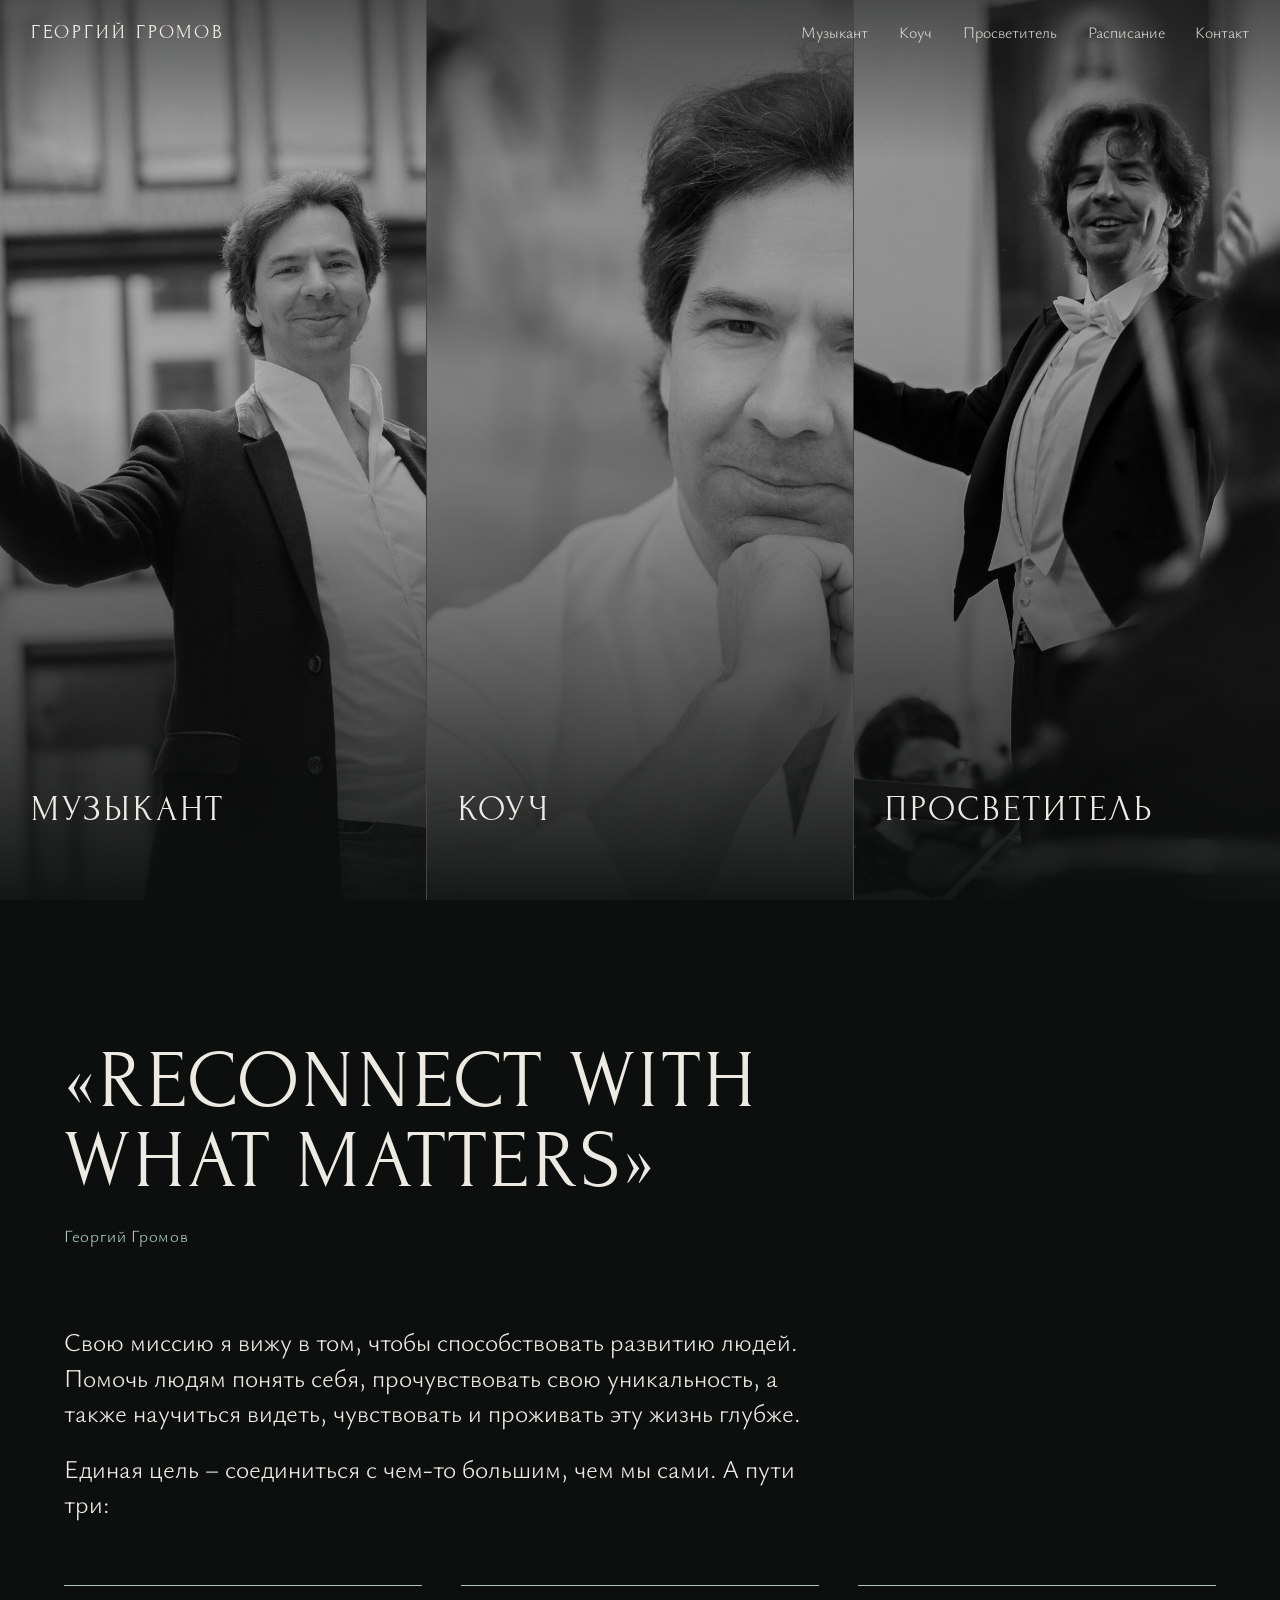
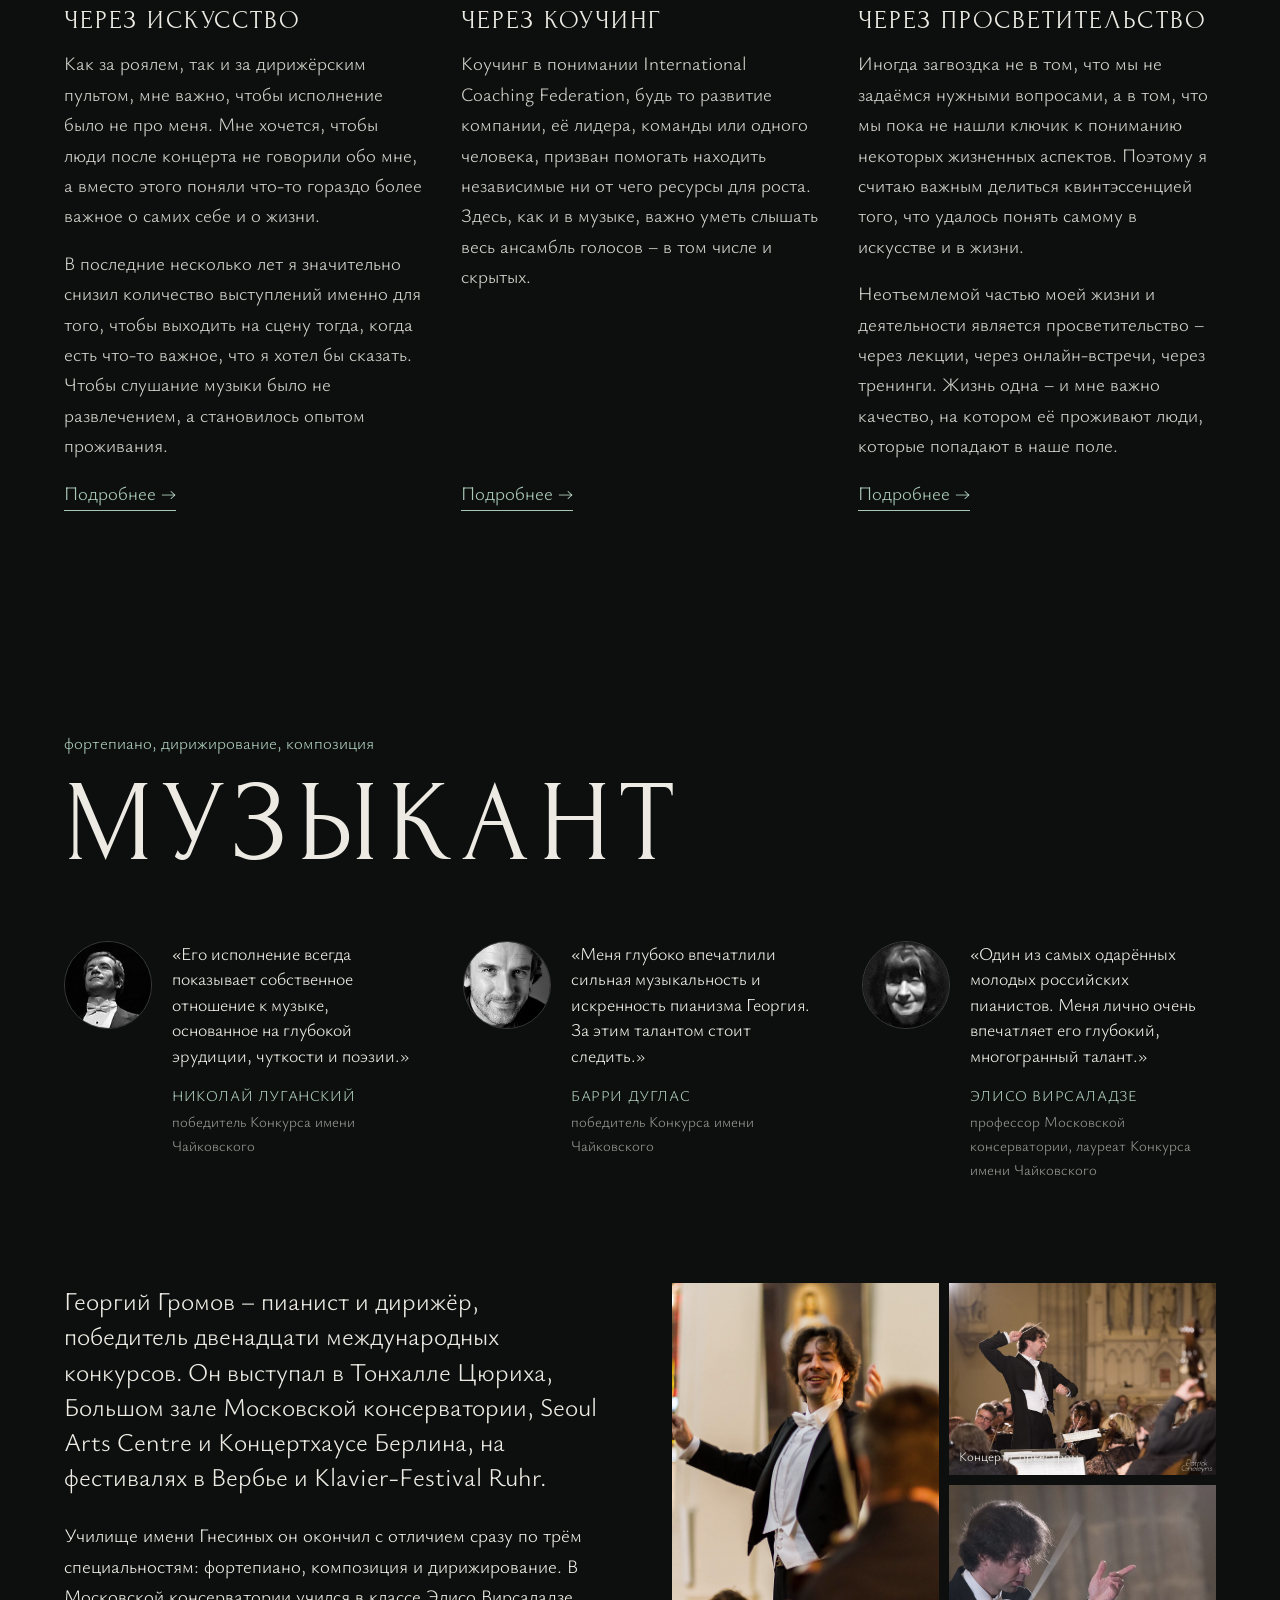
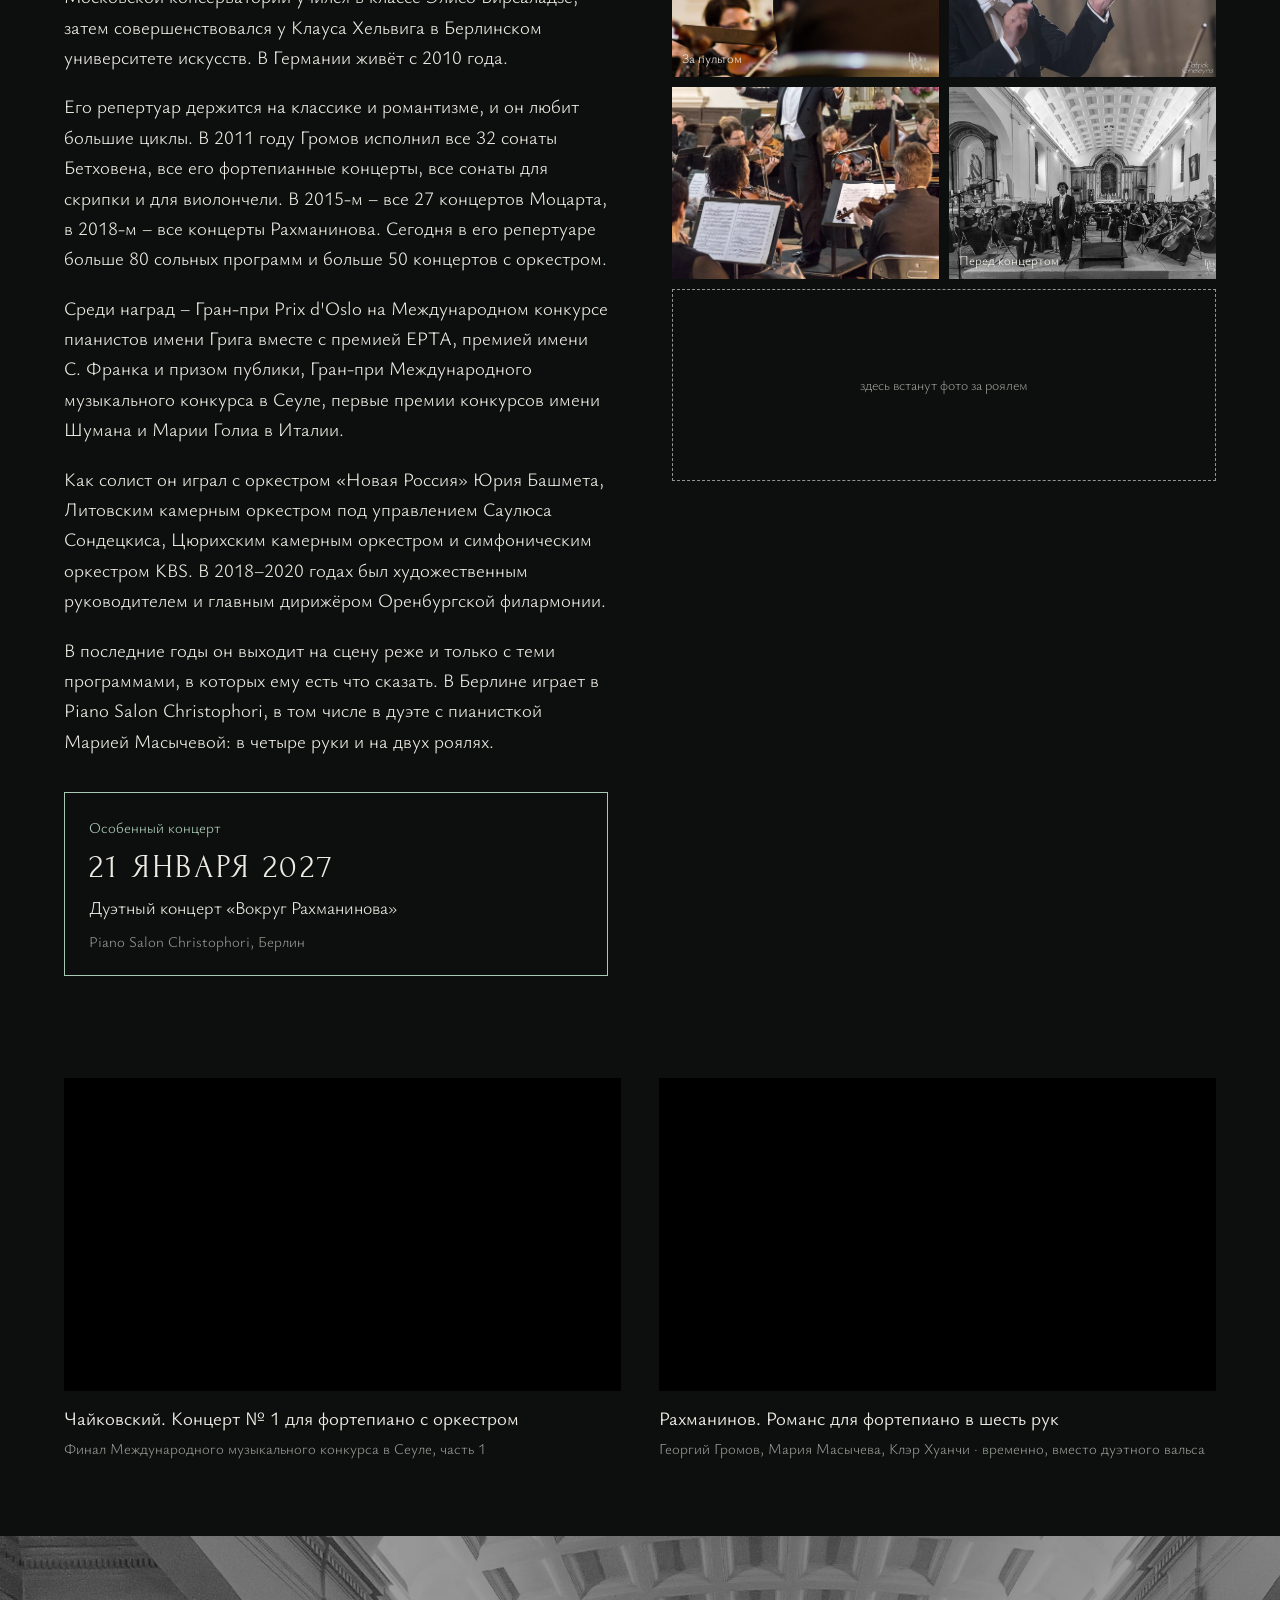
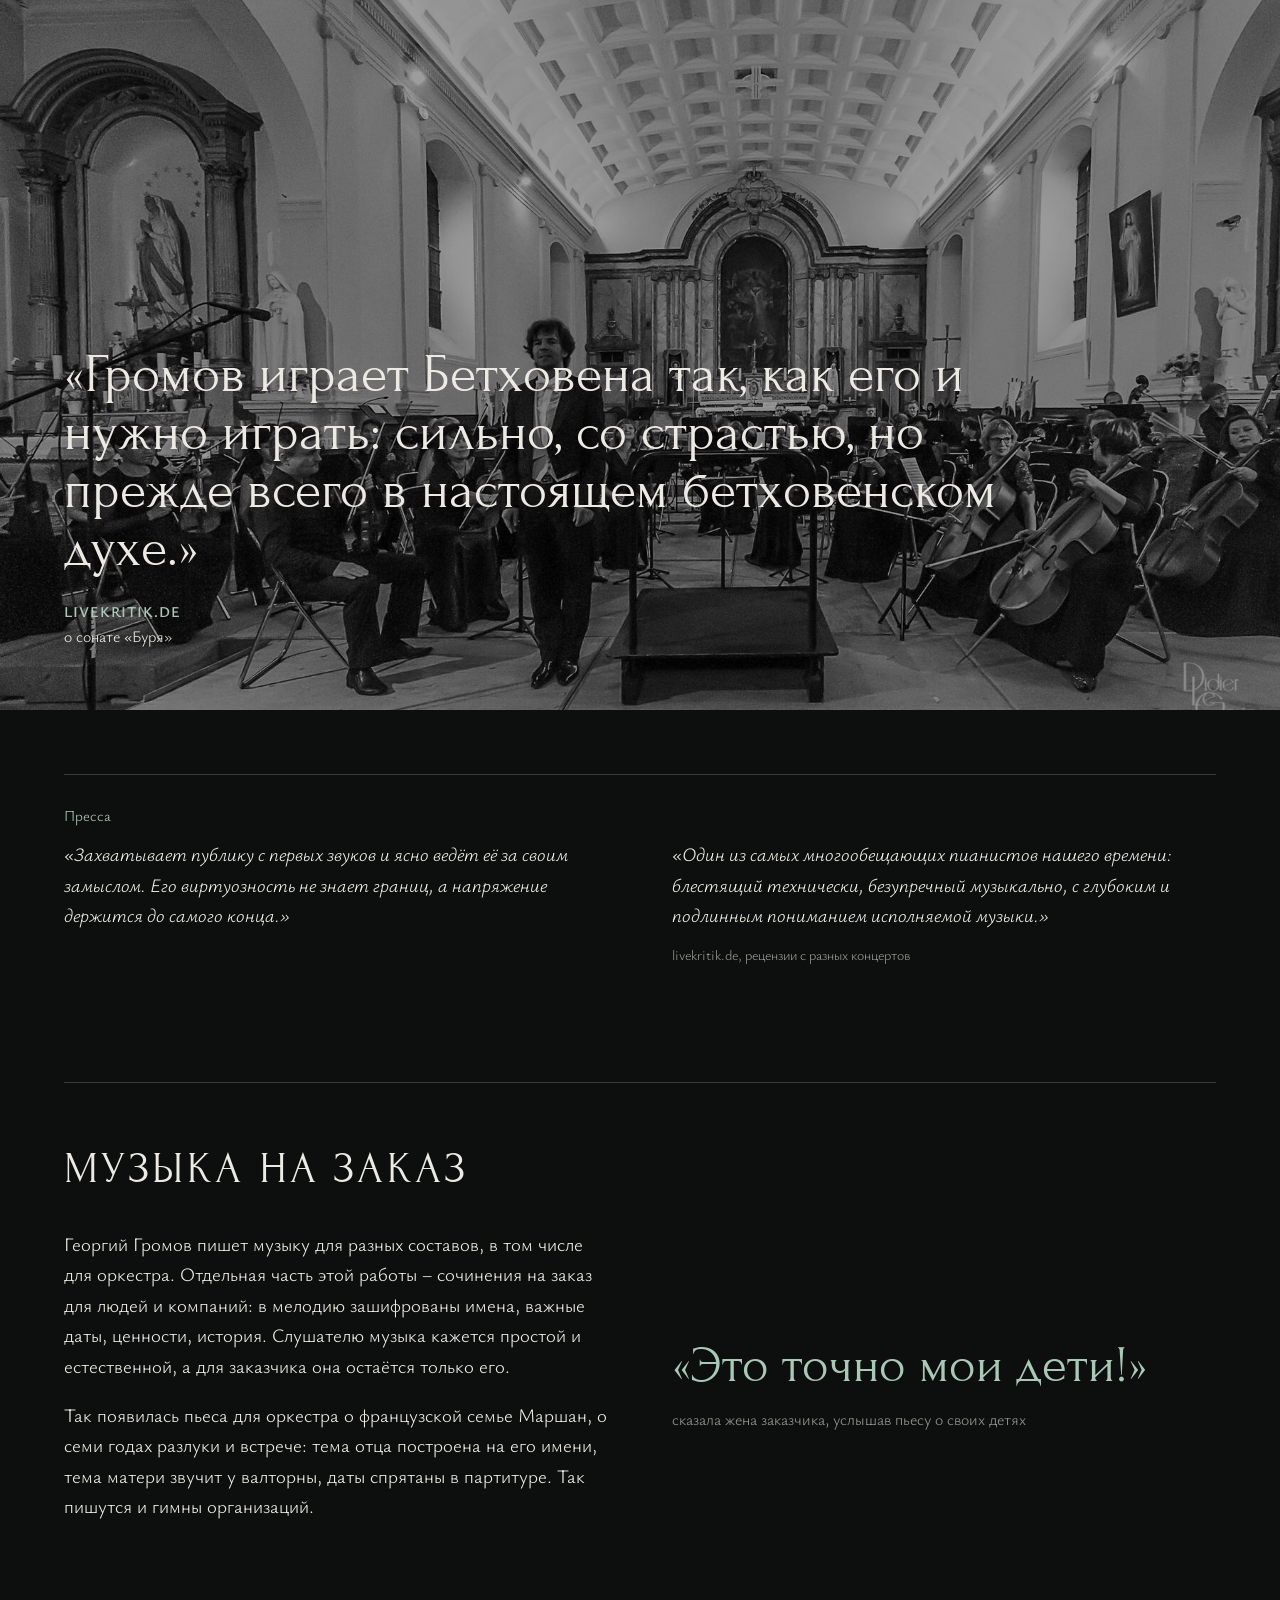
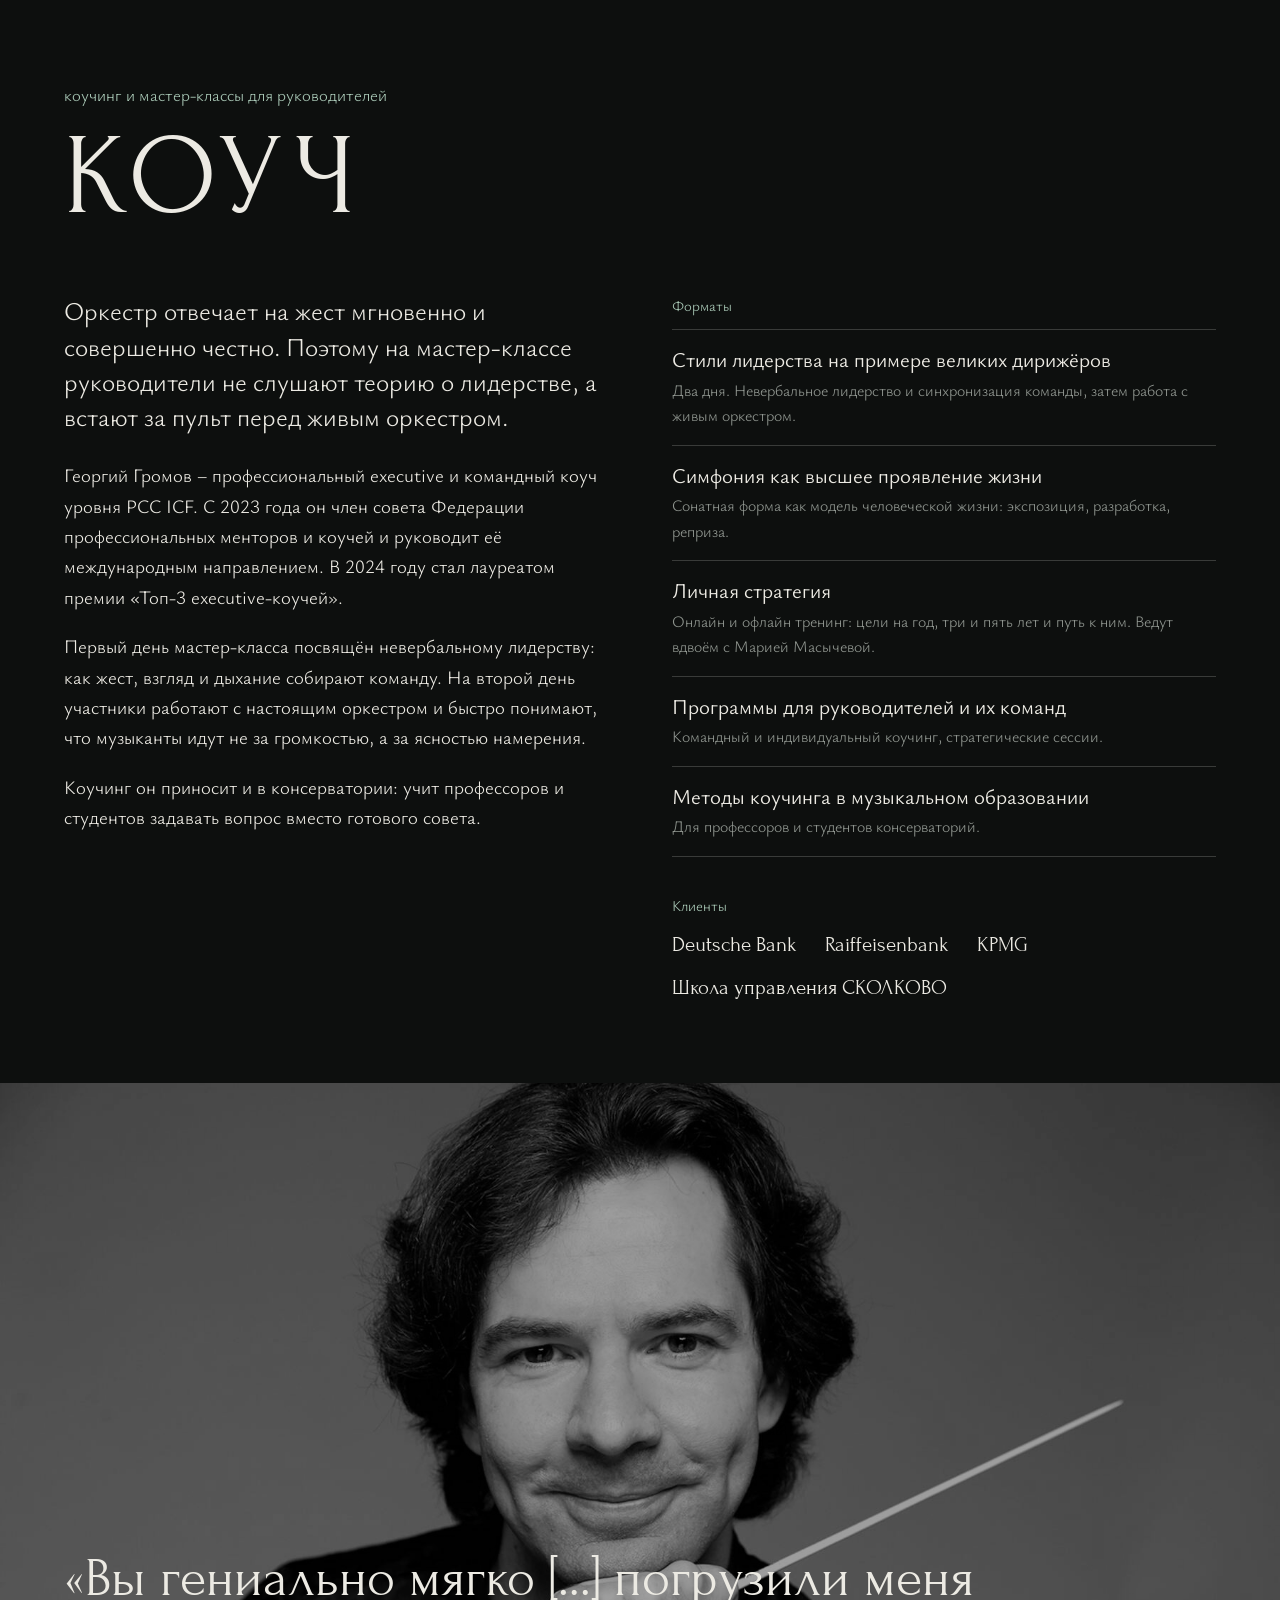
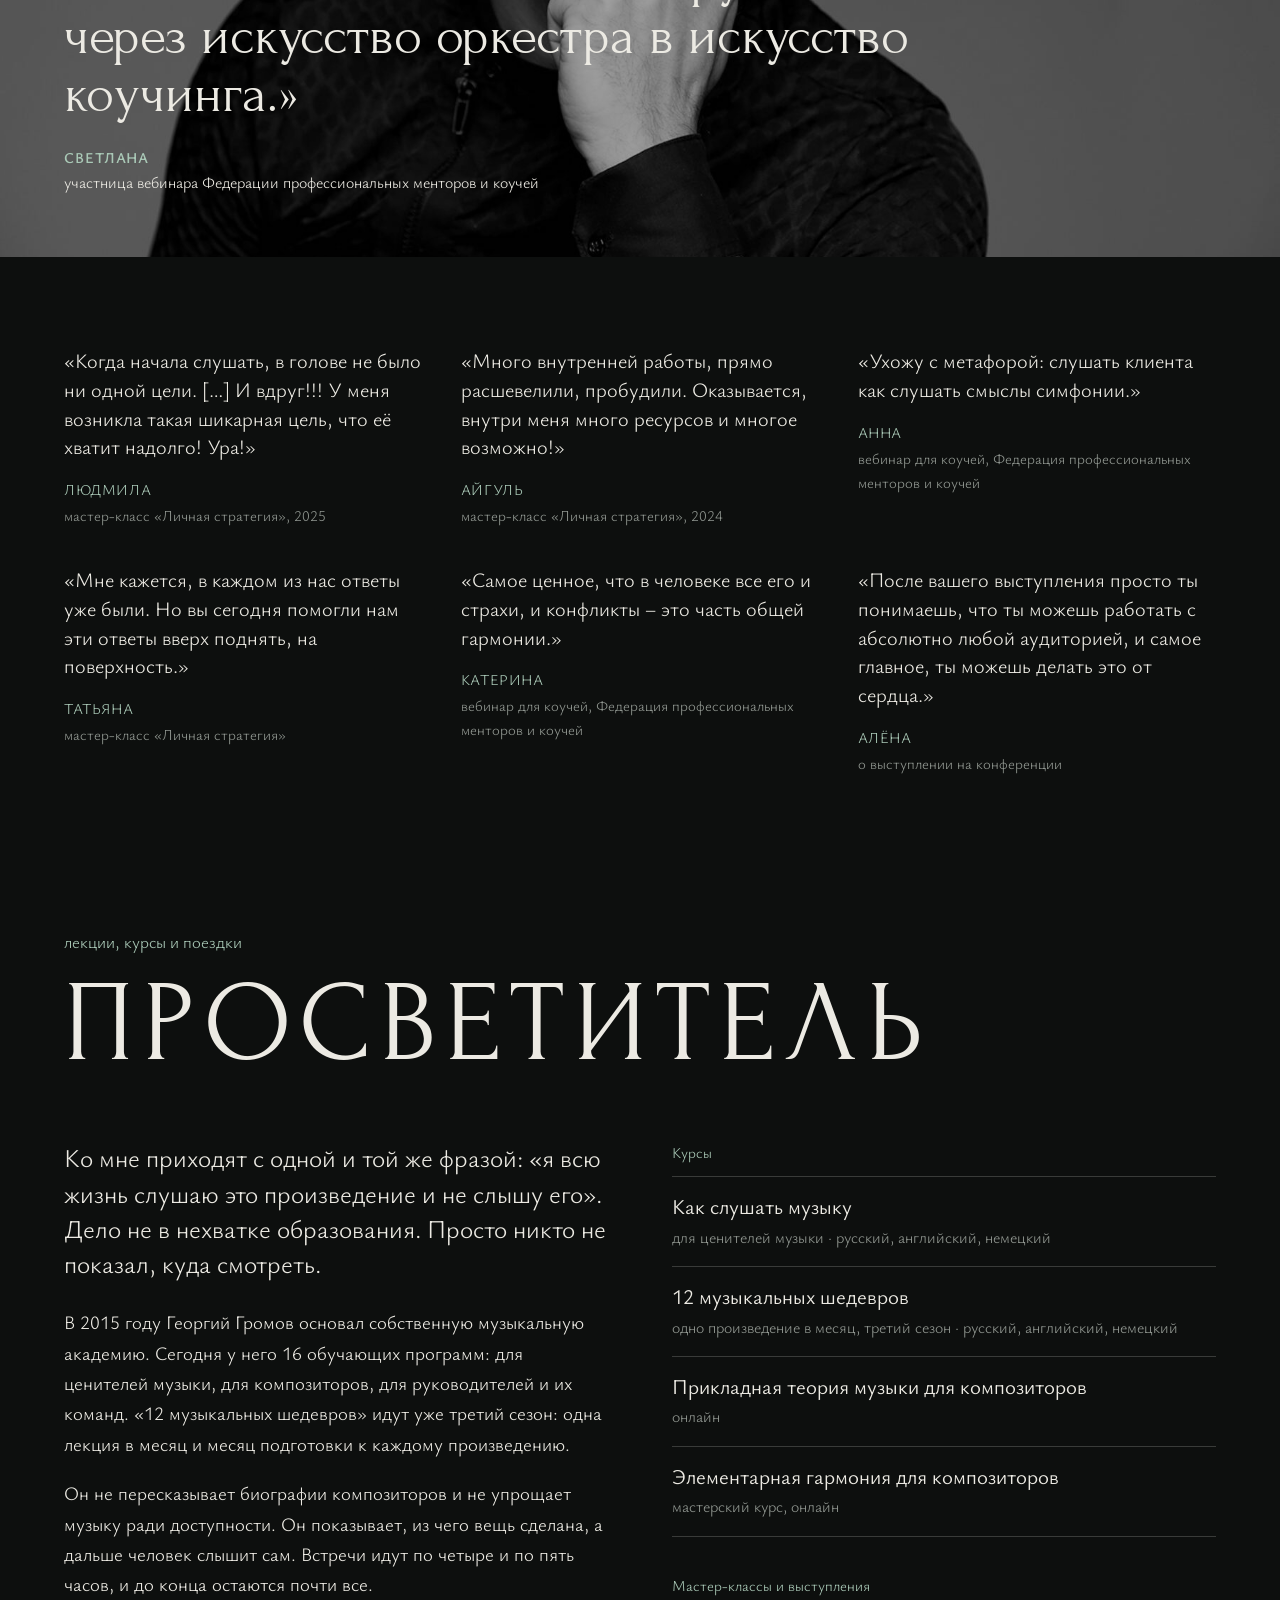
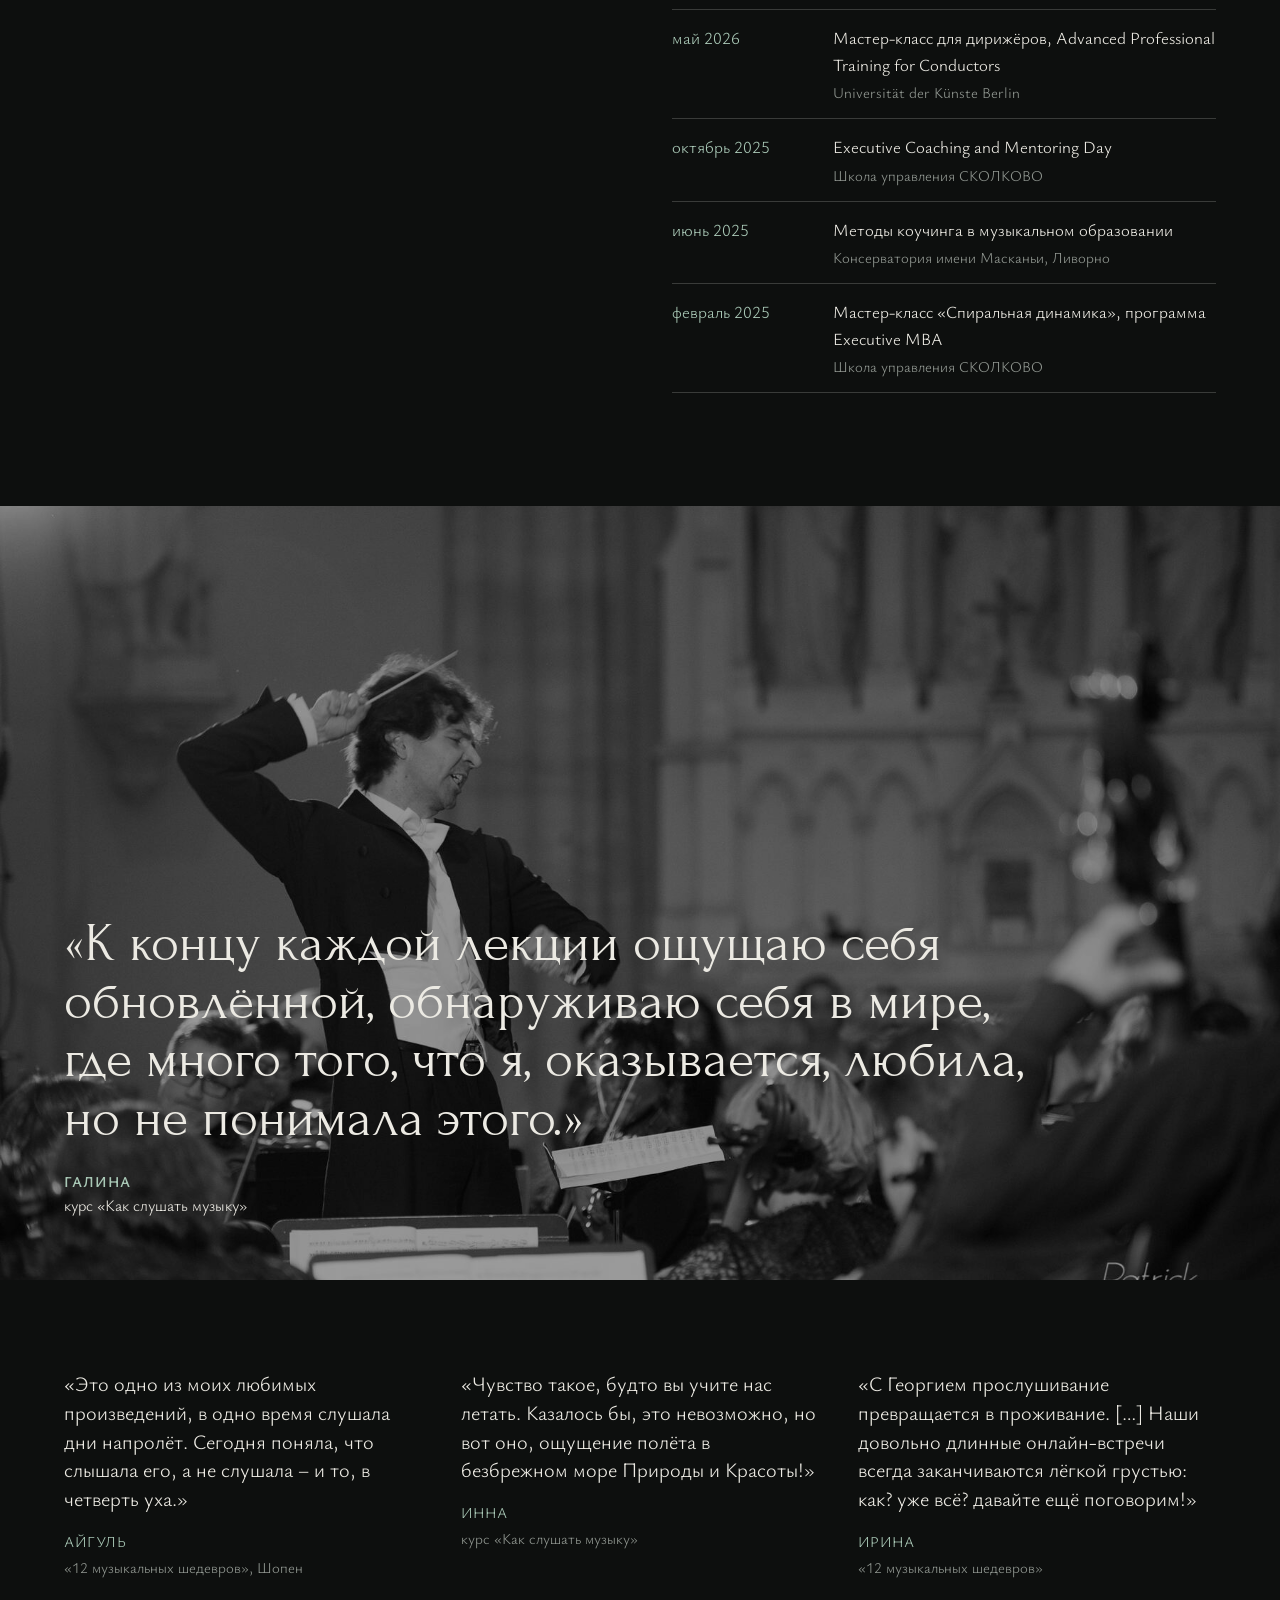
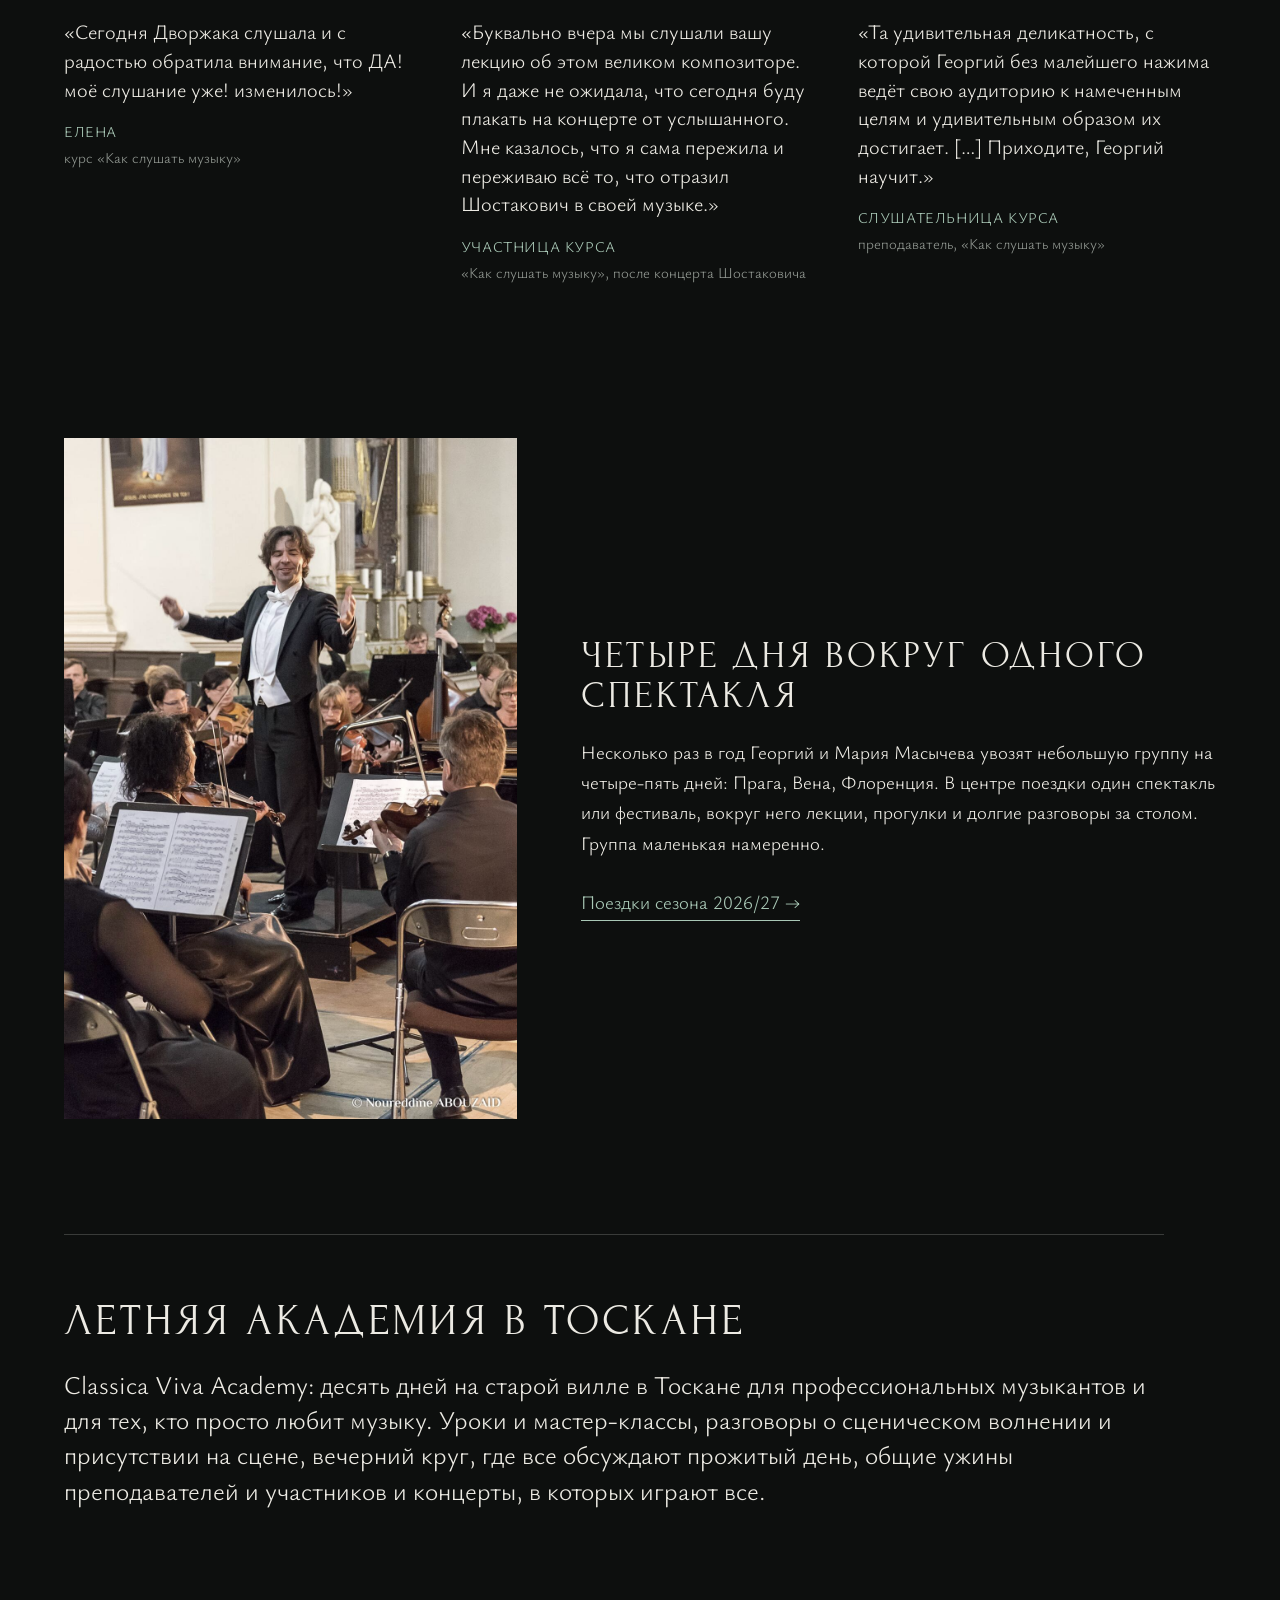
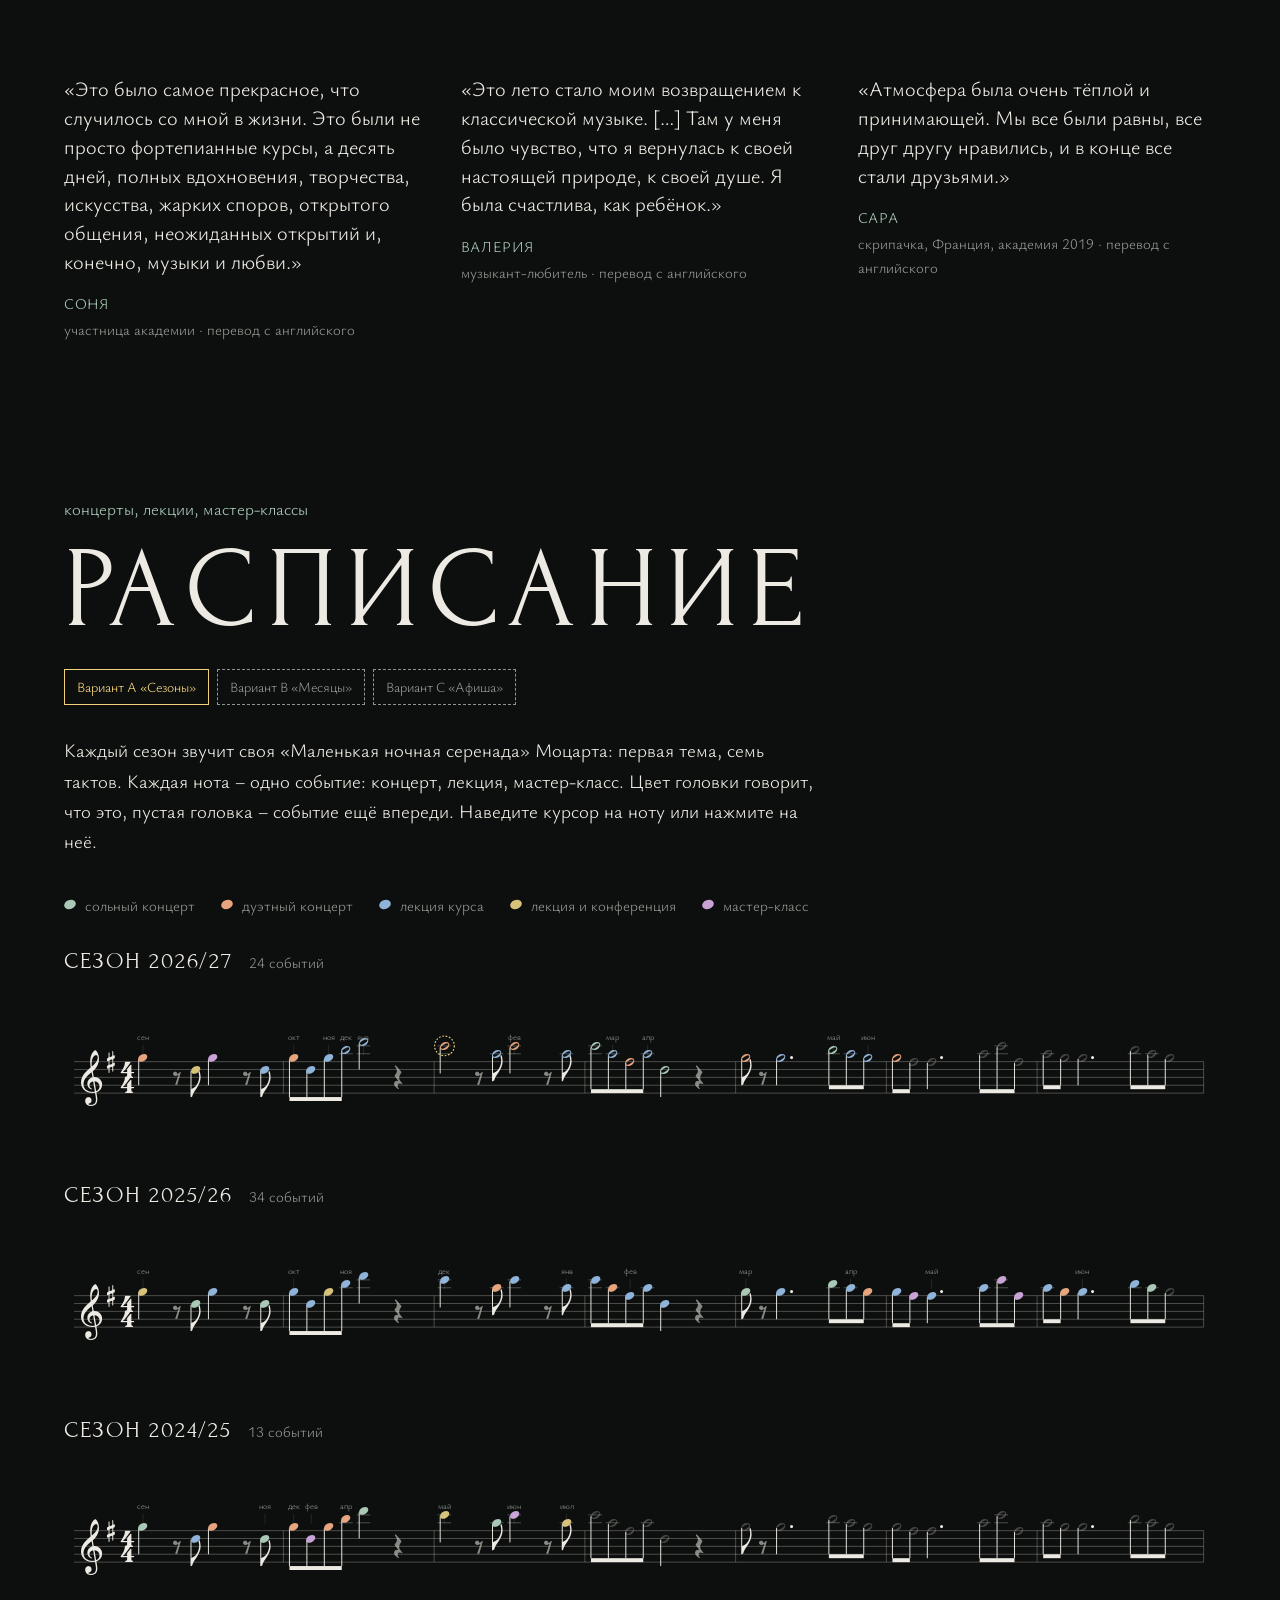
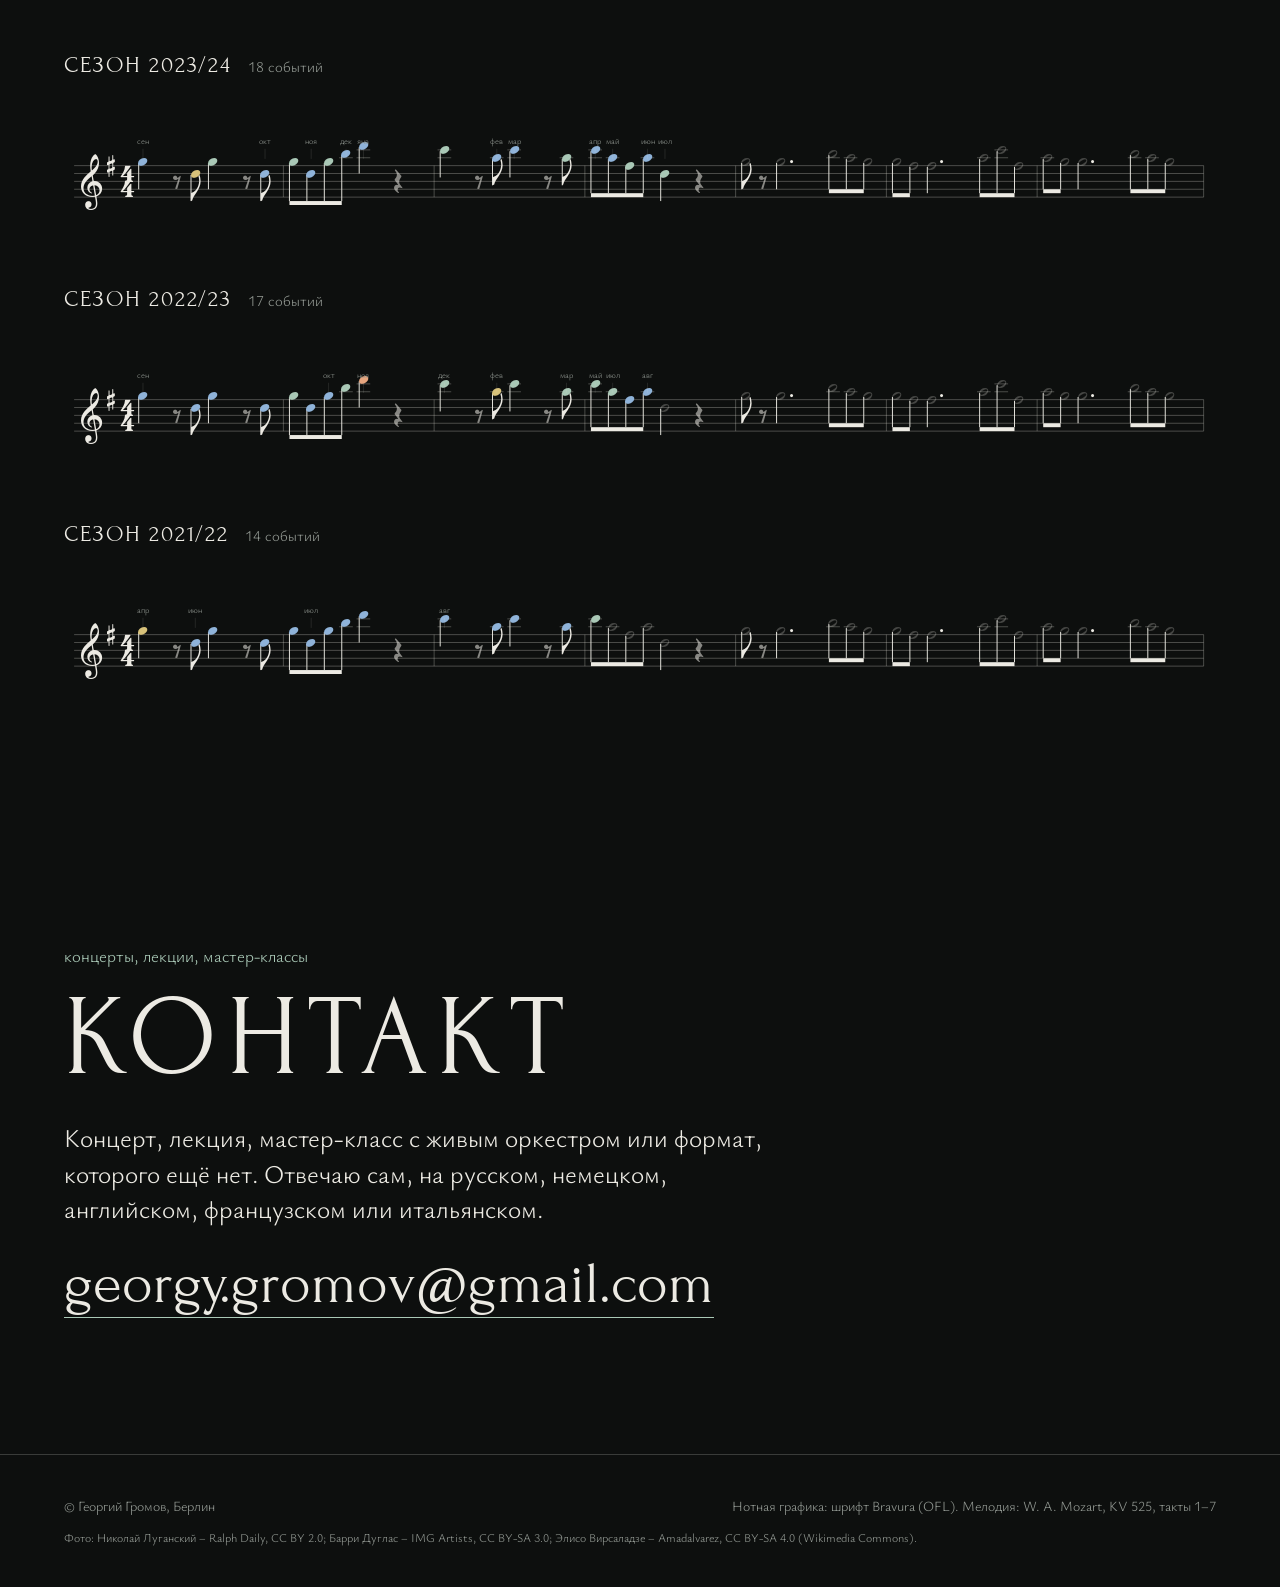
<file: design/c-triptih/index.html>
<!doctype html>
<html lang="ru">
<head>
<meta charset="utf-8">
<meta name="viewport" content="width=device-width, initial-scale=1">
<meta name="robots" content="noindex, nofollow">
<title>Георгий Громов – музыкант, коуч, просветитель</title>
<meta name="description" content="Пианист и дирижёр, коуч PCC ICF, автор курсов «Как слушать музыку». Концерты, мастер-классы с живым оркестром, лекции на пяти языках.">
<meta property="og:title" content="Георгий Громов – музыкант, коуч, просветитель">
<meta property="og:description" content="Пианист и дирижёр, коуч PCC ICF, автор курсов «Как слушать музыку». Концерты, мастер-классы с живым оркестром, лекции на пяти языках.">
<meta property="og:image" content="foto/p3.jpg">
<link rel="preconnect" href="https://fonts.googleapis.com">
<link rel="preconnect" href="https://fonts.gstatic.com" crossorigin>
<link href="https://fonts.googleapis.com/css2?family=Forum&family=Ysabeau+Office:ital,wght@0,300;0,400;0,600;1,300&display=swap" rel="stylesheet">
<style>
@font-face{font-family:'Bravura';src:url(../../assets/fonts/bravura.woff2) format('woff2');font-display:block}
:root{--night:#0D0F0E;--night2:#151816;--chalk:#ECEAE3;--sage:#A9C8B6;--dim:#8F958F;--line:rgba(236,234,227,.2);
  --k-concert:#A9C8B6;--k-duo:#E6A57E;--k-lecture:#8FB3D9;--k-master:#C9A3D6}
*{box-sizing:border-box}
html{-webkit-text-size-adjust:100%;scroll-behavior:smooth}
body{margin:0;background:var(--night);color:var(--chalk);font:300 19px/1.6 'Ysabeau Office',system-ui,sans-serif}
img{display:block;max-width:100%}
a{color:inherit}
.roman{font-family:'Forum',serif;text-transform:uppercase;letter-spacing:.08em;font-weight:400}
.lbl{color:var(--sage);font-size:15px;margin:0 0 12px}

/* ---------- первый экран ---------- */
.cover{position:relative}
.tri{position:relative;height:100svh;min-height:600px;display:flex}
.leaf{position:relative;flex:1;overflow:hidden;transition:flex-grow .7s cubic-bezier(.2,.7,.2,1);text-decoration:none;color:var(--chalk)}
.leaf img{position:absolute;inset:0;width:100%;height:100%;object-fit:cover;filter:grayscale(1) brightness(.72);transition:filter .8s,transform 1.2s}
.leaf::after{content:"";position:absolute;inset:0;background:linear-gradient(0deg,rgba(13,15,14,.94) 0%,rgba(13,15,14,0) 55%),linear-gradient(180deg,rgba(13,15,14,.55) 0%,rgba(13,15,14,0) 18%)}
.leaf+.leaf{border-left:1px solid rgba(236,234,227,.25)}
.tri:hover .leaf{flex-grow:.7}
.tri .leaf:hover{flex-grow:2.2}
.leaf:hover img,.leaf:focus-visible img{filter:grayscale(0) saturate(1.08) brightness(.97);transform:scale(1.03)}
.cap{position:absolute;z-index:2;left:clamp(16px,2.4vw,36px);right:clamp(16px,2.4vw,36px);bottom:clamp(36px,8vh,80px)}
.cap .r{font-size:clamp(26px,2.8vw,44px);line-height:1}
.cap .s{font-size:16px;line-height:1.5;color:var(--sage);max-width:28em;opacity:0;max-height:0;overflow:hidden;margin-top:0;transition:opacity .5s,max-height .6s,margin-top .6s}
.leaf:hover .s,.leaf:focus-visible .s{opacity:1;max-height:12em;margin-top:12px}
.wait{position:absolute;z-index:2;top:64px;left:14px;background:#fff3b0;color:#3a3200;font:12px/1.3 system-ui;padding:4px 8px}
.top{position:absolute;z-index:4;top:0;right:0;left:0;display:flex;justify-content:space-between;align-items:baseline;gap:20px;padding:20px clamp(16px,2.4vw,36px)}
.top nav{display:flex;flex-wrap:wrap;justify-content:flex-end;gap:clamp(16px,2.4vw,34px)}
.brand{margin:0;font-size:clamp(18px,1.6vw,24px);line-height:1;letter-spacing:.14em;color:var(--chalk)}
.top a{text-decoration:none;font-size:16px;color:var(--chalk);opacity:.85}
.top a:hover{opacity:1;color:var(--sage)}
.name{position:absolute;z-index:3;left:0;right:0;bottom:0;padding:0 clamp(16px,2.4vw,36px) clamp(22px,4vh,40px);pointer-events:none;display:flex;justify-content:space-between;align-items:flex-end;gap:20px}
.mission{padding-top:clamp(90px,12vw,180px)}
.motto{margin:0;font-size:clamp(40px,6.4vw,112px);line-height:.98;letter-spacing:.04em;max-width:11em}
.motto cite{display:block;margin-top:24px;font:300 17px/1.3 'Ysabeau Office';letter-spacing:.04em;text-transform:none;color:var(--sage)}
.mission .big{max-width:30em;margin:clamp(40px,6vw,80px) 0 0}
.mission .big + .big{margin-top:.8em}
.paths{display:grid;grid-template-columns:repeat(3,minmax(0,1fr));gap:clamp(20px,3vw,48px);margin-top:clamp(36px,5vw,64px)}
.path{display:flex;flex-direction:column;border-top:1px solid var(--sage);padding-top:20px}
.path h3{font-size:clamp(22px,2vw,30px);line-height:1.1;margin:0 0 14px}
.path p{margin:0 0 .9em;color:var(--chalk);opacity:.88}
.path .more-link{margin-top:auto;align-self:flex-start}
.name .q{max-width:24em;font-style:italic;font-size:clamp(15px,1.15vw,18px);text-align:right}
.name .q b{display:block;font-style:normal;font-weight:600;color:var(--sage);margin-top:6px;font-size:14px;letter-spacing:.04em}

/* ---------- разделы ---------- */
.sec{padding:clamp(80px,11vw,160px) clamp(16px,5vw,80px) clamp(40px,6vw,80px)}
.eyebrow{color:var(--sage);font-size:17px}
.sec h2{margin:.15em 0 0;font-size:clamp(56px,9vw,160px);line-height:.9}
.cols{display:grid;grid-template-columns:minmax(0,1fr) minmax(0,1fr);gap:clamp(24px,5vw,90px);margin-top:clamp(30px,5vw,70px)}
.big{font-size:clamp(22px,2vw,30px);line-height:1.38;margin:0 0 1em}
.cols p{margin:0 0 1em}
.halls,.formats,.akadem{list-style:none;margin:0 0 36px;padding:0;border-top:1px solid var(--line)}
.halls li{display:flex;justify-content:space-between;gap:16px;padding:13px 0;border-bottom:1px solid var(--line);font-size:18px}
.halls li span:last-child{color:var(--dim)}
.formats li{padding:16px 0;border-bottom:1px solid var(--line)}
.formats b{display:block;font-weight:400;font-size:21px;line-height:1.3}
.formats span{display:block;color:var(--dim);font-size:16px;margin-top:4px}
.clients{display:flex;flex-wrap:wrap;gap:10px 28px;font-family:'Forum',serif;font-size:21px}
.akadem li{display:grid;grid-template-columns:8.5em 1fr;gap:16px;padding:14px 0;border-bottom:1px solid var(--line);font-size:17px}
.akadem .when{color:var(--sage)}
.akadem i{display:block;font-style:normal;color:var(--dim);font-size:15px;margin-top:2px}
.next{border:1px solid var(--sage);padding:22px 24px;margin-top:36px}
/* отзывы музыкантов под заголовком */
.refs{display:grid;grid-template-columns:repeat(3,minmax(0,1fr));gap:clamp(24px,3.5vw,56px);margin-top:clamp(36px,5vw,64px)}
.ref{margin:0;display:grid;grid-template-columns:88px 1fr;gap:20px;align-items:start}
.ref img{width:88px;height:88px;border-radius:50%;object-fit:cover;filter:grayscale(1);border:1px solid var(--line)}
.ref blockquote{margin:0;font-size:clamp(18px,1.4vw,21px);line-height:1.42}
.ref cite{display:block;margin-top:14px;font-style:normal;font-size:15px;color:var(--sage);letter-spacing:.04em;text-transform:uppercase}
.ref cite span{display:block;text-transform:none;letter-spacing:0;color:var(--dim);margin-top:2px}
.bio{margin-top:clamp(60px,8vw,110px)}
/* галерея */
.gallery{display:grid;grid-template-columns:1fr 1fr;grid-auto-rows:clamp(150px,15vw,230px);gap:10px;align-self:start}
.g{position:relative;display:block;overflow:hidden;background:var(--night2)}
.g:first-child{grid-row:span 2}
.g img{width:100%;height:100%;object-fit:cover;transition:transform .8s,filter .6s;filter:saturate(.85)}
.g:hover img{transform:scale(1.04);filter:saturate(1)}
.g span{position:absolute;left:10px;bottom:8px;font-size:13px;color:var(--chalk);text-shadow:0 1px 6px rgba(0,0,0,.8)}
.g-wait{grid-column:span 2;display:flex;align-items:center;justify-content:center;border:1px dashed var(--dim);background:transparent}
.g-wait span{position:static;color:var(--dim);font-size:14px;text-shadow:none;text-align:center;padding:10px}
/* видео */
.vids{display:grid;grid-template-columns:1fr 1fr;gap:clamp(20px,3vw,48px);margin-top:clamp(60px,8vw,110px)}
.vid{margin:0}
.frame{position:relative;aspect-ratio:16/9;background:#000}
.frame iframe{position:absolute;inset:0;width:100%;height:100%;border:0}
.vid figcaption{margin-top:12px}
.vid b{display:block;font-weight:400;font-size:19px}
.vid span{display:block;color:var(--dim);font-size:15px;margin-top:2px}
footer .credits{flex-basis:100%;font-size:12px}
.next .d{font-size:clamp(30px,2.6vw,40px);line-height:1;margin-bottom:10px}
.next .w{font-size:18px;line-height:1.45}
.next .p{color:var(--dim);font-size:15px;margin-top:8px}

.band{position:relative;margin:0;min-height:86svh;display:flex;align-items:flex-end}
.band.short{min-height:64svh}
.band img{position:absolute;inset:0;width:100%;height:100%;object-fit:cover;filter:grayscale(1) brightness(.62)}
.band blockquote{position:relative;z-index:1;margin:0;padding:clamp(24px,5vw,80px);max-width:1100px;font-family:'Forum',serif;font-size:clamp(30px,4.2vw,68px);line-height:1.08}
.band cite{display:block;margin-top:24px;font:600 15px/1.3 'Ysabeau Office';letter-spacing:.06em;text-transform:uppercase;color:var(--sage)}
.band cite span{display:block;font-weight:300;text-transform:none;letter-spacing:0;color:var(--chalk);font-size:16px;margin-top:4px}

.voices{display:grid;grid-template-columns:repeat(3,minmax(0,1fr));gap:clamp(20px,3vw,48px);padding:clamp(50px,7vw,100px) clamp(16px,5vw,80px) 0}
.voices blockquote{margin:0;font-size:clamp(20px,1.6vw,24px);line-height:1.4}
.voices cite{display:block;margin-top:16px;font-style:normal;font-size:15px;color:var(--sage);letter-spacing:.04em;text-transform:uppercase}
.voices cite span{display:block;text-transform:none;letter-spacing:0;color:var(--dim);margin-top:2px}
.press{margin:clamp(40px,5vw,70px) clamp(16px,5vw,80px) 0;padding:28px 0 0;border-top:1px solid var(--line);columns:2;column-gap:clamp(24px,5vw,90px)}
.press .lbl{column-span:all}
.press p{margin:0 0 14px;font-style:italic;break-inside:avoid}
.press small{color:var(--dim);font-size:14px;display:block}

.trips{display:grid;grid-template-columns:minmax(0,5fr) minmax(0,7fr);gap:clamp(24px,5vw,90px);align-items:center}
.comp{margin:clamp(70px,9vw,130px) clamp(16px,5vw,80px) 0;padding-top:clamp(40px,5vw,70px);border-top:1px solid var(--line)}
.comp h3{font-size:clamp(30px,3.4vw,54px);line-height:1;margin:0}
.comp .cols{margin-top:clamp(20px,3vw,40px);align-items:center}
.comp blockquote{margin:0;font-family:'Forum',serif;font-size:clamp(34px,4vw,64px);line-height:1.05;color:var(--sage)}
.comp cite{display:block;margin-top:16px;font:300 16px/1.4 'Ysabeau Office';color:var(--dim)}
.academy{margin-top:clamp(70px,9vw,130px);padding-top:clamp(40px,5vw,70px);border-top:1px solid var(--line);max-width:1100px}
.academy h3{font-size:clamp(30px,3.4vw,54px);line-height:1;margin:0 0 24px}
.academy .big{margin:0}
.academy + .voices,.sec .academy ~ .voices{padding-top:0}
.trips-sec{padding-top:clamp(70px,9vw,130px)}
.voices + .sec{padding-top:clamp(90px,12vw,170px)}
.trips figure{margin:0}
.trips img{width:100%;max-height:80svh;object-fit:cover;filter:saturate(.7)}
.trips h3{font-size:clamp(28px,3vw,48px);line-height:1.05;margin:0 0 20px}
.more-link{display:inline-block;margin-top:10px;color:var(--sage);text-decoration:none;border-bottom:1px solid var(--sage);padding-bottom:2px}

/* ---------- нотная лента ---------- */
.intro{max-width:40em;margin:30px 0 0}
.sc-scroll{overflow-x:auto;overflow-y:hidden;margin-top:40px;padding-bottom:8px;scrollbar-color:var(--dim) transparent}
.sc{display:block}
.sc-gl{font-family:'Bravura';font-size:56px;fill:var(--chalk)}
.sc-staff,.sc-bar,.sc-led{stroke:var(--chalk);stroke-opacity:.45;stroke-width:1.1}
.sc-stem{stroke:var(--chalk);stroke-width:1.7}.sc-stem-s{stroke-width:1.1}
.sc-beam,.sc-dot{fill:var(--chalk)}
.sc-rest{fill:var(--chalk);opacity:.55}.sc-small{font-size:31px;opacity:.5}.sc-empty{fill:var(--chalk);opacity:.25}
.sc-year{font-family:'Ysabeau Office';font-size:15px;fill:var(--dim);text-anchor:middle}
.sc-ytick{stroke:var(--line);stroke-width:1}
.sc-hit{fill:transparent;cursor:pointer}
.sc-note{outline:none}
.sc-note .sc-head{transition:transform .18s;transform-box:fill-box;transform-origin:center}
.k-concert .sc-head{fill:var(--k-concert)}.k-duo .sc-head{fill:var(--k-duo)}
.k-lecture .sc-head{fill:var(--k-lecture)}.k-master .sc-head{fill:var(--k-master)}
.sc-note:hover .sc-head,.sc-note:focus-visible .sc-head,.sc-note.on .sc-head{transform:scale(1.42)}
.sc-note:focus-visible .sc-hit{stroke:var(--sage);stroke-width:1.5}
.legend{display:flex;flex-wrap:wrap;gap:9px 26px;margin-top:20px;font-size:15px;color:var(--dim)}
.legend span{display:inline-flex;align-items:center;gap:9px}
.legend i{width:12px;height:9px;border-radius:50%;transform:rotate(-20deg);display:block}
.legend .k-concert{background:var(--k-concert)}.legend .k-duo{background:var(--k-duo)}
.legend .k-lecture{background:var(--k-lecture)}.legend .k-master{background:var(--k-master)}
.evcard{margin-top:30px;border-top:1px solid var(--line);padding-top:22px;min-height:120px}
.evcard span{display:block}
.evcard .when{color:var(--sage);font-size:16px}
.evcard .what{font-family:'Forum',serif;font-size:clamp(24px,2.4vw,36px);line-height:1.15;margin:6px 0}
.evcard .where{color:var(--dim);font-size:16px}

.contact .big{max-width:28em;margin-top:30px}
.mail{display:inline-block;font-family:'Forum',serif;font-size:clamp(28px,4.6vw,72px);text-decoration:none;border-bottom:1px solid var(--sage);line-height:1.1;word-break:break-all}
.mail:hover{color:var(--sage)}
footer{display:flex;justify-content:space-between;flex-wrap:wrap;gap:10px 30px;padding:40px clamp(16px,5vw,80px);color:var(--dim);font-size:14px;border-top:1px solid var(--line);margin-top:60px}

@media (max-width:820px){
  .tri{flex-direction:column;height:auto;min-height:0}
  .leaf{height:46svh;flex:none}
  .leaf+.leaf{border-left:0;border-top:1px solid rgba(236,234,227,.25)}
  .tri:hover .leaf,.tri .leaf:hover{flex-grow:0}
  .cap{bottom:20px}.cap .s{opacity:1;max-height:none;margin-top:10px}
  .wait{top:14px}
  .top{position:absolute}
  .top nav{display:none}
  .name{position:relative;background:var(--night);flex-direction:column;align-items:flex-start;padding-top:28px}
  .name .q{text-align:left}
  .cols,.voices,.trips,.paths,.refs,.vids{grid-template-columns:1fr}
  .ref{grid-template-columns:64px 1fr}.ref img{width:64px;height:64px}
  .press{columns:1}
  .akadem li{grid-template-columns:1fr;gap:2px}
  .band{min-height:70svh}.band.short{min-height:50svh}
}
@media (hover:none){.leaf img{filter:saturate(.9) brightness(.85)}}

.sch{position:relative;margin-top:36px}
:root{--k-concert:#A9C8B6;--k-duo:#E6A57E;--k-course:#8FB3D9;--k-lecture:#D8C27A;--k-master:#C9A3D6;--k-none:#3a403c}
.k-course .sc-head{fill:var(--k-course)}.k-none .sc-head{fill:var(--k-none)}
.k-concert .sc-head{fill:var(--k-concert)}.k-duo .sc-head{fill:var(--k-duo)}
.k-lecture .sc-head{fill:var(--k-lecture)}.k-master .sc-head{fill:var(--k-master)}
.sc-note .sc-head{transform:none!important}
.sc-hov{fill:none;stroke:var(--chalk);stroke-width:1.4;opacity:0;transition:opacity .15s}
.sc-note:hover .sc-hov,.sc-note:focus-visible .sc-hov,.sc-note.on .sc-hov{opacity:1}
.sc-ring{fill:none;stroke:#F2D27A;stroke-width:2;stroke-dasharray:3 3}
.k-none{pointer-events:none}
.legend .k-course{background:var(--k-course)}
.sc-scroll.fit .sc{width:100%;height:auto;min-width:860px}
.sc-scroll.long{cursor:grab}
.season{margin-top:10px}
.season-h{display:flex;align-items:baseline;gap:16px;margin-top:26px}
.season-h b{font-size:clamp(20px,1.8vw,26px)}
.season-h span{color:var(--dim);font-size:15px}
.tip{position:absolute;z-index:30;left:0;top:0;width:max-content;max-width:min(340px,86vw);background:#1b201d;
  border:1px solid var(--sage);box-shadow:0 14px 34px rgba(0,0,0,.55);padding:14px 16px 13px;
  pointer-events:none;opacity:0;transform:translateY(6px);transition:opacity .14s,transform .14s;font-size:15px;line-height:1.4}
.tip.on{opacity:1;transform:none}
.tip::after{content:"";position:absolute;left:var(--ax,50%);width:12px;height:12px;background:#1b201d;
  border:1px solid var(--sage);border-top:0;border-left:0;transform:translateX(-50%) rotate(45deg);bottom:-7px}
.tip.below::after{bottom:auto;top:-7px;transform:translateX(-50%) rotate(225deg)}
.tip .k{display:flex;align-items:center;gap:8px;color:var(--sage);font-size:13px;letter-spacing:.03em}
.tip .k i{width:10px;height:8px;border-radius:50%;transform:rotate(-20deg)}
.tip .t{font-family:'Forum',serif;font-size:20px;line-height:1.15;margin:6px 0 4px;color:var(--chalk)}
.tip .p{color:var(--dim);font-size:14px}
.tip .fut{display:inline-block;margin-left:6px;color:#F2D27A}
.tip ul{list-style:none;margin:8px 0 0;padding:0}
.tip li{padding:5px 0;border-top:1px solid var(--line);font-size:14px}
.hl-card{border:1px solid #F2D27A;padding:24px 26px;max-width:640px;background:linear-gradient(135deg,rgba(242,210,122,.08),transparent)}
.hl-card .tag{color:#F2D27A;font-size:14px;letter-spacing:.06em;text-transform:uppercase}
.hl-card .d{font-size:clamp(26px,2.4vw,36px);margin-top:10px}
.hl-card .t{font-size:clamp(30px,3.4vw,52px);line-height:1;margin-top:6px}
.hl-card .p{color:var(--dim);margin-top:10px}
.tabs{display:flex;flex-wrap:wrap;gap:8px;margin-top:40px}
.tab{background:transparent;color:var(--chalk);border:1px solid var(--line);padding:8px 14px;font:inherit;font-size:15px;cursor:pointer}
.tab.on{border-color:var(--sage);color:var(--sage)}
.pane{display:none}.pane.on{display:block}
.upnext{margin-top:40px}
.upnext ul{list-style:none;margin:0;padding:0;border-top:1px solid var(--line)}
.upnext li{display:grid;grid-template-columns:11em 1fr auto;gap:16px;padding:12px 0;border-bottom:1px solid var(--line);align-items:baseline}
.upnext li::before{content:"";display:none}
.upnext .when{color:var(--sage)}.upnext .where{color:var(--dim);font-size:15px}
.upnext li.is-hl .what{color:#F2D27A}
@media (max-width:820px){.upnext li{grid-template-columns:1fr;gap:2px}}

.vswitch{display:flex;flex-wrap:wrap;gap:8px;margin-top:26px}
.vswitch a{border:1px dashed var(--dim);padding:6px 12px;font-size:14px;text-decoration:none;color:var(--dim)}
.vswitch a.on{border-style:solid;border-color:#F2D27A;color:#F2D27A}
@media (prefers-reduced-motion:reduce){*{transition:none!important;scroll-behavior:auto}}
</style>
</head>
<body>
<header class="cover"><div class="top"><h1 class="brand roman">Георгий Громов</h1><nav aria-label="Разделы"><a href="#muzykant">Музыкант</a><a href="#kouch">Коуч</a><a href="#prosvetitel">Просветитель</a><a href="#raspisanie">Расписание</a><a href="#kontakt">Контакт</a></nav></div><div class="tri"><a class="leaf" href="#muzykant"><img src="foto/h1.jpg" alt="Георгий Громов: музыкант" style="object-position:44% 28%"><div class="cap"><div class="r roman">Музыкант</div><div class="s">Дирижёр и пианист, победитель 12 международных конкурсов<br>Концерты с оркестром, сольные, дуэтные и камерные программы</div></div></a><a class="leaf" href="#kouch"><img src="foto/gromov-portret-krupno.jpg" alt="Георгий Громов: коуч" style="object-position:50% 25%"><div class="cap"><div class="r roman">Коуч</div><div class="s">Победитель премии «Топ-3 Executive-коучей», PCC ICF, сертифицированный мастер-коуч<br>Коучинг первых лиц, компаний, руководителей и их команд</div></div></a><a class="leaf" href="#prosvetitel"><img src="foto/p3.jpg" alt="Георгий Громов: просветитель" style="object-position:40% 25%"><div class="cap"><div class="r roman">Просветитель</div><div class="s">Онлайн- и офлайн-курсы на русском, английском, немецком, французском и итальянском языках, культурные ретриты с посещением выдающихся спектаклей и концертов, тренинги и мастер-классы</div></div></a></div></header><main><section class="sec mission"><blockquote class="motto roman">«Reconnect with what matters»<cite>Георгий Громов</cite></blockquote><p class="big">Свою миссию я вижу в том, чтобы способствовать развитию людей. Помочь людям понять себя, прочувствовать свою уникальность, а также научиться видеть, чувствовать и проживать эту жизнь глубже.</p><p class="big">Единая цель – соединиться с чем-то большим, чем мы сами. А пути три:</p><div class="paths"><div class="path"><h3 class="roman">Через искусство</h3><p>Как за роялем, так и за дирижёрским пультом, мне важно, чтобы исполнение было не про меня. Мне хочется, чтобы люди после концерта не говорили обо мне, а вместо этого поняли что-то гораздо более важное о самих себе и о жизни.</p><p>В последние несколько лет я значительно снизил количество выступлений именно для того, чтобы выходить на сцену тогда, когда есть что-то важное, что я хотел бы сказать. Чтобы слушание музыки было не развлечением, а становилось опытом проживания.</p><a class="more-link" href="#muzykant">Подробнее →</a></div><div class="path"><h3 class="roman">Через коучинг</h3><p>Коучинг в понимании International Coaching Federation, будь то развитие компании, её лидера, команды или одного человека, призван помогать находить независимые ни от чего ресурсы для роста. Здесь, как и в музыке, важно уметь слышать весь ансамбль голосов – в том числе и скрытых.</p><a class="more-link" href="#kouch">Подробнее →</a></div><div class="path"><h3 class="roman">Через просветительство</h3><p>Иногда загвоздка не в том, что мы не задаёмся нужными вопросами, а в том, что мы пока не нашли ключик к пониманию некоторых жизненных аспектов. Поэтому я считаю важным делиться квинтэссенцией того, что удалось понять самому в искусстве и в жизни.</p><p>Неотъемлемой частью моей жизни и деятельности является просветительство – через лекции, через онлайн-встречи, через тренинги. Жизнь одна – и мне важно качество, на котором её проживают люди, которые попадают в наше поле.</p><a class="more-link" href="#prosvetitel">Подробнее →</a></div></div></section><section class="sec" id="muzykant"><div class="eyebrow">фортепиано, дирижирование, композиция</div><h2 class="roman" id="muzykant-h">Музыкант</h2><div class="refs"><figure class="ref"><img src="foto/ref-lugansky.jpg" alt="Николай Луганский" loading="lazy"><figcaption><blockquote>«Его исполнение всегда показывает собственное отношение к музыке, основанное на глубокой эрудиции, чуткости и поэзии.»</blockquote><cite>Николай Луганский<span>победитель Конкурса имени Чайковского</span></cite></figcaption></figure><figure class="ref"><img src="foto/ref-douglas.jpg" alt="Барри Дуглас" loading="lazy"><figcaption><blockquote>«Меня глубоко впечатлили сильная музыкальность и искренность пианизма Георгия. За этим талантом стоит следить.»</blockquote><cite>Барри Дуглас<span>победитель Конкурса имени Чайковского</span></cite></figcaption></figure><figure class="ref"><img src="foto/ref-virsaladze.jpg" alt="Элисо Вирсаладзе" loading="lazy"><figcaption><blockquote>«Один из самых одарённых молодых российских пианистов. Меня лично очень впечатляет его глубокий, многогранный талант.»</blockquote><cite>Элисо Вирсаладзе<span>профессор Московской консерватории, лауреат Конкурса имени Чайковского</span></cite></figcaption></figure></div><div class="cols bio"><div><p class="big">Георгий Громов – пианист и дирижёр, победитель двенадцати международных конкурсов. Он выступал в Тонхалле Цюриха, Большом зале Московской консерватории, Seoul Arts Centre и Концертхаусе Берлина, на фестивалях в Вербье и Klavier-Festival Ruhr.</p><p>Училище имени Гнесиных он окончил с отличием сразу по трём специальностям: фортепиано, композиция и дирижирование. В Московской консерватории учился в классе Элисо Вирсаладзе, затем совершенствовался у Клауса Хельвига в Берлинском университете искусств. В Германии живёт с 2010 года.</p><p>Его репертуар держится на классике и романтизме, и он любит большие циклы. В 2011 году Громов исполнил все 32 сонаты Бетховена, все его фортепианные концерты, все сонаты для скрипки и для виолончели. В 2015-м – все 27 концертов Моцарта, в 2018-м – все концерты Рахманинова. Сегодня в его репертуаре больше 80 сольных программ и больше 50 концертов с оркестром.</p><p>Среди наград – Гран-при Prix d&#x27;Oslo на Международном конкурсе пианистов имени Грига вместе с премией EPTA, премией имени С. Франка и призом публики, Гран-при Международного музыкального конкурса в Сеуле, первые премии конкурсов имени Шумана и Марии Голиа в Италии.</p><p>Как солист он играл с оркестром «Новая Россия» Юрия Башмета, Литовским камерным оркестром под управлением Саулюса Сондецкиса, Цюрихским камерным оркестром и симфоническим оркестром KBS. В 2018–2020 годах был художественным руководителем и главным дирижёром Оренбургской филармонии.</p><p>В последние годы он выходит на сцену реже и только с теми программами, в которых ему есть что сказать. В Берлине играет в Piano Salon Christophori, в том числе в дуэте с пианисткой Марией Масычевой: в четыре руки и на двух роялях.</p><div class="next"><div class="lbl">Особенный концерт</div><div class="d roman">21 января 2027</div><div class="w">Дуэтный концерт «Вокруг Рахманинова»</div><div class="p">Piano Salon Christophori, Берлин</div></div></div><div class="gallery"><a class="g" href="foto/p3.jpg" target="_blank" rel="noopener"><img src="foto/p3.jpg" alt="За пультом" loading="lazy"><span>За пультом</span></a><a class="g" href="foto/h3.jpg" target="_blank" rel="noopener"><img src="foto/h3.jpg" alt="Концерт с оркестром" loading="lazy"><span>Концерт с оркестром</span></a><a class="g" href="foto/h2.jpg" target="_blank" rel="noopener"><img src="foto/h2.jpg" alt="Георгий Громов на концерте" loading="lazy"></a><a class="g" href="foto/p2.jpg" target="_blank" rel="noopener"><img src="foto/p2.jpg" alt="Георгий Громов на концерте" loading="lazy"></a><a class="g" href="foto/h5.jpg" target="_blank" rel="noopener"><img src="foto/h5.jpg" alt="Перед концертом" loading="lazy"><span>Перед концертом</span></a><div class="g g-wait"><span>здесь встанут фото за роялем</span></div></div></div><div class="vids"><figure class="vid"><div class="frame"><iframe src="https://www.youtube-nocookie.com/embed/JzneYR7HAUE" title="Чайковский. Концерт № 1 для фортепиано с оркестром" loading="lazy" allow="encrypted-media; picture-in-picture; fullscreen" allowfullscreen></iframe></div><figcaption><b>Чайковский. Концерт № 1 для фортепиано с оркестром</b><span>Финал Международного музыкального конкурса в Сеуле, часть 1</span></figcaption></figure><figure class="vid"><div class="frame"><iframe src="https://www.youtube-nocookie.com/embed/oFkjAsQ2hbs" title="Рахманинов. Романс для фортепиано в шесть рук" loading="lazy" allow="encrypted-media; picture-in-picture; fullscreen" allowfullscreen></iframe></div><figcaption><b>Рахманинов. Романс для фортепиано в шесть рук</b><span>Георгий Громов, Мария Масычева, Клэр Хуанчи · временно, вместо дуэтного вальса</span></figcaption></figure></div></section><figure class="band "><img src="foto/h5.jpg" alt="" loading="lazy" style="object-position:50% 50%"><blockquote>«Громов играет Бетховена так, как его и нужно играть: сильно, со страстью, но прежде всего в настоящем бетховенском духе.»<cite>livekritik.de<span>о сонате «Буря»</span></cite></blockquote></figure><div class="press"><div class="lbl">Пресса</div><p>«Захватывает публику с первых звуков и ясно ведёт её за своим замыслом. Его виртуозность не знает границ, а напряжение держится до самого конца.»</p><p>«Один из самых многообещающих пианистов нашего времени: блестящий технически, безупречный музыкально, с глубоким и подлинным пониманием исполняемой музыки.»</p><small>livekritik.de, рецензии с разных концертов</small></div><div class="comp"><h3 class="roman">Музыка на заказ</h3><div class="cols"><div><p>Георгий Громов пишет музыку для разных составов, в том числе для оркестра. Отдельная часть этой работы – сочинения на заказ для людей и компаний: в мелодию зашифрованы имена, важные даты, ценности, история. Слушателю музыка кажется простой и естественной, а для заказчика она остаётся только его.</p><p>Так появилась пьеса для оркестра о французской семье Маршан, о семи годах разлуки и встрече: тема отца построена на его имени, тема матери звучит у валторны, даты спрятаны в партитуре. Так пишутся и гимны организаций.</p></div><blockquote>«Это точно мои дети!»<cite>сказала жена заказчика, услышав пьесу о своих детях</cite></blockquote></div></div><section class="sec" id="kouch"><div class="eyebrow">коучинг и мастер-классы для руководителей</div><h2 class="roman" id="kouch-h">Коуч</h2><div class="cols"><div><p class="big">Оркестр отвечает на жест мгновенно и совершенно честно. Поэтому на мастер-классе руководители не слушают теорию о лидерстве, а встают за пульт перед живым оркестром.</p><p>Георгий Громов – профессиональный executive и командный коуч уровня PCC ICF. С 2023 года он член совета Федерации профессиональных менторов и коучей и руководит её международным направлением. В 2024 году стал лауреатом премии «Топ-3 executive-коучей».</p><p>Первый день мастер-класса посвящён невербальному лидерству: как жест, взгляд и дыхание собирают команду. На второй день участники работают с настоящим оркестром и быстро понимают, что музыканты идут не за громкостью, а за ясностью намерения.</p><p>Коучинг он приносит и в консерватории: учит профессоров и студентов задавать вопрос вместо готового совета.</p></div><div><div class="lbl">Форматы</div><ul class="formats"><li><b>Стили лидерства на примере великих дирижёров</b><span>Два дня. Невербальное лидерство и синхронизация команды, затем работа с живым оркестром.</span></li><li><b>Симфония как высшее проявление жизни</b><span>Сонатная форма как модель человеческой жизни: экспозиция, разработка, реприза.</span></li><li><b>Личная стратегия</b><span>Онлайн и офлайн тренинг: цели на год, три и пять лет и путь к ним. Ведут вдвоём с Марией Масычевой.</span></li><li><b>Программы для руководителей и их команд</b><span>Командный и индивидуальный коучинг, стратегические сессии.</span></li><li><b>Методы коучинга в музыкальном образовании</b><span>Для профессоров и студентов консерваторий.</span></li></ul><div class="lbl">Клиенты</div><div class="clients"><span>Deutsche Bank</span><span>Raiffeisenbank</span><span>KPMG</span><span>Школа управления СКОЛКОВО</span></div></div></div></section><figure class="band "><img src="foto/h4.jpg" alt="" loading="lazy" style="object-position:60% 30%"><blockquote>«Вы гениально мягко […] погрузили меня через искусство оркестра в искусство коучинга.»<cite>Светлана<span>участница вебинара Федерации профессиональных менторов и коучей</span></cite></blockquote></figure><div class="voices"><div><blockquote>«Когда начала слушать, в голове не было ни одной цели. […] И вдруг!!! У меня возникла такая шикарная цель, что её хватит надолго! Ура!»</blockquote><cite>Людмила<span>мастер-класс «Личная стратегия», 2025</span></cite></div><div><blockquote>«Много внутренней работы, прямо расшевелили, пробудили. Оказывается, внутри меня много ресурсов и многое возможно!»</blockquote><cite>Айгуль<span>мастер-класс «Личная стратегия», 2024</span></cite></div><div><blockquote>«Ухожу с метафорой: слушать клиента как слушать смыслы симфонии.»</blockquote><cite>Анна<span>вебинар для коучей, Федерация профессиональных менторов и коучей</span></cite></div><div><blockquote>«Мне кажется, в каждом из нас ответы уже были. Но вы сегодня помогли нам эти ответы вверх поднять, на поверхность.»</blockquote><cite>Татьяна<span>мастер-класс «Личная стратегия»</span></cite></div><div><blockquote>«Самое ценное, что в человеке все его и страхи, и конфликты – это часть общей гармонии.»</blockquote><cite>Катерина<span>вебинар для коучей, Федерация профессиональных менторов и коучей</span></cite></div><div><blockquote>«После вашего выступления просто ты понимаешь, что ты можешь работать с абсолютно любой аудиторией, и самое главное, ты можешь делать это от сердца.»</blockquote><cite>Алёна<span>о выступлении на конференции</span></cite></div></div><section class="sec" id="prosvetitel"><div class="eyebrow">лекции, курсы и поездки</div><h2 class="roman" id="prosvetitel-h">Просветитель</h2><div class="cols"><div><p class="big">Ко мне приходят с одной и той же фразой: «я всю жизнь слушаю это произведение и не слышу его». Дело не в нехватке образования. Просто никто не показал, куда смотреть.</p><p>В 2015 году Георгий Громов основал собственную музыкальную академию. Сегодня у него 16 обучающих программ: для ценителей музыки, для композиторов, для руководителей и их команд. «12 музыкальных шедевров» идут уже третий сезон: одна лекция в месяц и месяц подготовки к каждому произведению.</p><p>Он не пересказывает биографии композиторов и не упрощает музыку ради доступности. Он показывает, из чего вещь сделана, а дальше человек слышит сам. Встречи идут по четыре и по пять часов, и до конца остаются почти все.</p></div><div><div class="lbl">Курсы</div><ul class="formats"><li><b>Как слушать музыку</b><span>для ценителей музыки · русский, английский, немецкий</span></li><li><b>12 музыкальных шедевров</b><span>одно произведение в месяц, третий сезон · русский, английский, немецкий</span></li><li><b>Прикладная теория музыки для композиторов</b><span>онлайн</span></li><li><b>Элементарная гармония для композиторов</b><span>мастерский курс, онлайн</span></li></ul><div class="lbl">Мастер-классы и выступления</div><ul class="akadem"><li><span class="when">май 2026</span><span class="what">Мастер-класс для дирижёров, Advanced Professional Training for Conductors<i>Universität der Künste Berlin</i></span></li><li><span class="when">октябрь 2025</span><span class="what">Executive Coaching and Mentoring Day<i>Школа управления СКОЛКОВО</i></span></li><li><span class="when">июнь 2025</span><span class="what">Методы коучинга в музыкальном образовании<i>Консерватория имени Масканьи, Ливорно</i></span></li><li><span class="when">февраль 2025</span><span class="what">Мастер-класс «Спиральная динамика», программа Executive MBA<i>Школа управления СКОЛКОВО</i></span></li></ul></div></div></section><figure class="band "><img src="foto/h3.jpg" alt="" loading="lazy" style="object-position:50% 35%"><blockquote>«К концу каждой лекции ощущаю себя обновлённой, обнаруживаю себя в мире, где много того, что я, оказывается, любила, но не понимала этого.»<cite>Галина<span>курс «Как слушать музыку»</span></cite></blockquote></figure><div class="voices"><div><blockquote>«Это одно из моих любимых произведений, в одно время слушала дни напролёт. Сегодня поняла, что слышала его, а не слушала – и то, в четверть уха.»</blockquote><cite>Айгуль<span>«12 музыкальных шедевров», Шопен</span></cite></div><div><blockquote>«Чувство такое, будто вы учите нас летать. Казалось бы, это невозможно, но вот оно, ощущение полёта в безбрежном море Природы и Красоты!»</blockquote><cite>Инна<span>курс «Как слушать музыку»</span></cite></div><div><blockquote>«С Георгием прослушивание превращается в проживание. […] Наши довольно длинные онлайн-встречи всегда заканчиваются лёгкой грустью: как? уже всё? давайте ещё поговорим!»</blockquote><cite>Ирина<span>«12 музыкальных шедевров»</span></cite></div><div><blockquote>«Сегодня Дворжака слушала и с радостью обратила внимание, что ДА! моё слушание уже! изменилось!»</blockquote><cite>Елена<span>курс «Как слушать музыку»</span></cite></div><div><blockquote>«Буквально вчера мы слушали вашу лекцию об этом великом композиторе. И я даже не ожидала, что сегодня буду плакать на концерте от услышанного. Мне казалось, что я сама пережила и переживаю всё то, что отразил Шостакович в своей музыке.»</blockquote><cite>Участница курса<span>«Как слушать музыку», после концерта Шостаковича</span></cite></div><div><blockquote>«Та удивительная деликатность, с которой Георгий без малейшего нажима ведёт свою аудиторию к намеченным целям и удивительным образом их достигает. […] Приходите, Георгий научит.»</blockquote><cite>Слушательница курса<span>преподаватель, «Как слушать музыку»</span></cite></div></div><section class="sec trips-sec"><div class="trips"><figure><img src="foto/p2.jpg" alt="" loading="lazy"></figure><div><h3 class="roman">Четыре дня вокруг одного спектакля</h3><p>Несколько раз в год Георгий и Мария Масычева увозят небольшую группу на четыре-пять дней: Прага, Вена, Флоренция. В центре поездки один спектакль или фестиваль, вокруг него лекции, прогулки и долгие разговоры за столом. Группа маленькая намеренно.</p><a class="more-link" href="https://artconnect.space/retreats2027">Поездки сезона 2026/27 →</a></div></div><div class="academy"><h3 class="roman">Летняя академия в Тоскане</h3><p class="big">Classica Viva Academy: десять дней на старой вилле в Тоскане для профессиональных музыкантов и для тех, кто просто любит музыку. Уроки и мастер-классы, разговоры о сценическом волнении и присутствии на сцене, вечерний круг, где все обсуждают прожитый день, общие ужины преподавателей и участников и концерты, в которых играют все.</p></div></section><div class="voices"><div><blockquote>«Это было самое прекрасное, что случилось со мной в жизни. Это были не просто фортепианные курсы, а десять дней, полных вдохновения, творчества, искусства, жарких споров, открытого общения, неожиданных открытий и, конечно, музыки и любви.»</blockquote><cite>Соня<span>участница академии · перевод с английского</span></cite></div><div><blockquote>«Это лето стало моим возвращением к классической музыке. […] Там у меня было чувство, что я вернулась к своей настоящей природе, к своей душе. Я была счастлива, как ребёнок.»</blockquote><cite>Валерия<span>музыкант-любитель · перевод с английского</span></cite></div><div><blockquote>«Атмосфера была очень тёплой и принимающей. Мы все были равны, все друг другу нравились, и в конце все стали друзьями.»</blockquote><cite>Сара<span>скрипачка, Франция, академия 2019 · перевод с английского</span></cite></div></div><section class="sec" id="raspisanie"><div class="eyebrow">концерты, лекции, мастер-классы</div><h2 class="roman" id="raspisanie-h">Расписание</h2><div class="vswitch"><a href="index.html#raspisanie" class=on>Вариант A «Сезоны»</a><a href="raspisanie-b.html#raspisanie">Вариант B «Месяцы»</a><a href="raspisanie-c.html#raspisanie">Вариант C «Афиша»</a></div><p class="intro">Каждый сезон звучит своя «Маленькая ночная серенада» Моцарта: первая тема, семь тактов. Каждая нота – одно событие: концерт, лекция, мастер-класс. Цвет головки говорит, что это, пустая головка – событие ещё впереди. Наведите курсор на ноту или нажмите на неё.</p><div class="sch"><div class="legend"><span><i class="k-concert"></i>сольный концерт</span><span><i class="k-duo"></i>дуэтный концерт</span><span><i class="k-course"></i>лекция курса</span><span><i class="k-lecture"></i>лекция и конференция</span><span><i class="k-master"></i>мастер-класс</span></div><div class="seasons"><div class="season"><div class="season-h"><b class="roman">Сезон 2026/27</b><span>24 событий</span></div><div class="sc-scroll fit"><svg class="sc" viewBox="0 0 2048 220" width="2048" height="220" xmlns="http://www.w3.org/2000/svg" role="group" aria-label="Мелодия Моцарта, в которой каждая нота - событие"><line class="sc-staff" x1="18" y1="74.0" x2="2026" y2="74.0"/><line class="sc-staff" x1="18" y1="88.0" x2="2026" y2="88.0"/><line class="sc-staff" x1="18" y1="102.0" x2="2026" y2="102.0"/><line class="sc-staff" x1="18" y1="116.0" x2="2026" y2="116.0"/><line class="sc-staff" x1="18" y1="130.0" x2="2026" y2="130.0"/><text class="sc-gl" x="30" y="116.0"></text><text class="sc-gl" x="76" y="74.0"></text><text class="sc-gl" x="100" y="88.0"></text><text class="sc-gl" x="100" y="116.0"></text><line class="sc-bar" x1="390.0" y1="74.0" x2="390.0" y2="130.0"/><line class="sc-bar" x1="658.0" y1="74.0" x2="658.0" y2="130.0"/><line class="sc-bar" x1="926.0" y1="74.0" x2="926.0" y2="130.0"/><line class="sc-bar" x1="1194.0" y1="74.0" x2="1194.0" y2="130.0"/><line class="sc-bar" x1="1462.0" y1="74.0" x2="1462.0" y2="130.0"/><line class="sc-bar" x1="1730.0" y1="74.0" x2="1730.0" y2="130.0"/><line class="sc-bar" x1="2026" y1="74.0" x2="2026" y2="130.0"/><text class="sc-gl sc-rest" x="194.0" y="102.0"></text><text class="sc-gl sc-rest" x="318.0" y="102.0"></text><text class="sc-gl sc-rest" x="586.0" y="102.0"></text><text class="sc-gl sc-rest" x="730.0" y="102.0"></text><text class="sc-gl sc-rest" x="854.0" y="102.0"></text><text class="sc-gl sc-rest" x="1122.0" y="102.0"></text><text class="sc-gl sc-rest" x="1235.0" y="102.0"></text><rect class="sc-beam" x="400.8" y="137.0" width="93.0" height="7.0"/><rect class="sc-beam" x="936.8" y="123.0" width="93.0" height="7.0"/><rect class="sc-beam" x="1359.8" y="116.0" width="62.0" height="7.0"/><rect class="sc-beam" x="1472.8" y="123.0" width="31.0" height="7.0"/><rect class="sc-beam" x="1627.8" y="123.0" width="62.0" height="7.0"/><rect class="sc-beam" x="1740.8" y="116.0" width="31.0" height="7.0"/><rect class="sc-beam" x="1895.8" y="116.0" width="62.0" height="7.0"/><line class="sc-stem" x1="132.8" y1="69.4" x2="132.8" y2="116.0"/><g class="sc-note k-duo" tabindex="0" role="button" data-i="0" data-when="11 сентября 2026" data-kind="дуэтный концерт" data-what="Брамс, Мийо, Дебюсси" data-where="Piano Salon Christophori, Берлин" aria-label="11 сентября 2026, дуэтный концерт, Брамс, Мийо, Дебюсси"><circle class="sc-hov" cx="140.4" cy="67.0" r="14.7"/><text class="sc-gl sc-head" x="132.0" y="67.0"></text><circle class="sc-hit" cx="140.4" cy="67.0" r="21.0"/></g><line class="sc-stem" x1="225.8" y1="90.4" x2="225.8" y2="137.0"/><text class="sc-gl" x="225.8" y="137.0"></text><g class="sc-note k-lecture" tabindex="0" role="button" data-i="1" data-when="17 сентября 2026" data-kind="лекция и конференция" data-what="Концерт и конференция" data-where="Москва" aria-label="17 сентября 2026, лекция и конференция, Концерт и конференция"><circle class="sc-hov" cx="233.4" cy="88.0" r="14.7"/><text class="sc-gl sc-head" x="225.0" y="88.0"></text><circle class="sc-hit" cx="233.4" cy="88.0" r="21.0"/></g><line class="sc-stem" x1="256.8" y1="69.4" x2="256.8" y2="116.0"/><g class="sc-note k-master" tabindex="0" role="button" data-i="2" data-when="20 сентября 2026" data-kind="мастер-класс" data-what="«Как слушать музыку. Как писать музыку» для ProStereo" data-where="онлайн" aria-label="20 сентября 2026, мастер-класс, «Как слушать музыку. Как писать музыку» для ProStereo"><circle class="sc-hov" cx="264.4" cy="67.0" r="14.7"/><text class="sc-gl sc-head" x="256.0" y="67.0"></text><circle class="sc-hit" cx="264.4" cy="67.0" r="21.0"/></g><line class="sc-stem" x1="349.8" y1="90.4" x2="349.8" y2="137.0"/><text class="sc-gl" x="349.8" y="137.0"></text><g class="sc-note k-course" tabindex="0" role="button" data-i="3" data-when="25 сентября 2026" data-kind="лекция курса" data-what="«12 музыкальных шедевров»: Моцарт, Симфония № 40" data-where="онлайн" aria-label="25 сентября 2026, лекция курса, «12 музыкальных шедевров»: Моцарт, Симфония № 40"><circle class="sc-hov" cx="357.4" cy="88.0" r="14.7"/><text class="sc-gl sc-head" x="349.0" y="88.0"></text><circle class="sc-hit" cx="357.4" cy="88.0" r="21.0"/></g><line class="sc-stem" x1="400.8" y1="69.4" x2="400.8" y2="137.0"/><g class="sc-note k-duo" tabindex="0" role="button" data-i="4" data-when="12 октября 2026" data-kind="дуэтный концерт" data-what="С Екатериной Державиной: Брамс, Шуберт – Прокофьев, Шабрие" data-where="" aria-label="12 октября 2026, дуэтный концерт, С Екатериной Державиной: Брамс, Шуберт – Прокофьев, Шабрие"><circle class="sc-hov" cx="408.4" cy="67.0" r="14.7"/><text class="sc-gl sc-head" x="400.0" y="67.0"></text><circle class="sc-hit" cx="408.4" cy="67.0" r="21.0"/></g><line class="sc-stem" x1="431.8" y1="90.4" x2="431.8" y2="137.0"/><g class="sc-note k-course" tabindex="0" role="button" data-i="5" data-when="16 октября 2026" data-kind="лекция курса" data-what="«12 музыкальных шедевров»: Брамс, Симфония № 4" data-where="онлайн" aria-label="16 октября 2026, лекция курса, «12 музыкальных шедевров»: Брамс, Симфония № 4"><circle class="sc-hov" cx="439.4" cy="88.0" r="14.7"/><text class="sc-gl sc-head" x="431.0" y="88.0"></text><circle class="sc-hit" cx="439.4" cy="88.0" r="21.0"/></g><line class="sc-stem" x1="462.8" y1="69.4" x2="462.8" y2="137.0"/><g class="sc-note k-course" tabindex="0" role="button" data-i="6" data-when="20 ноября 2026" data-kind="лекция курса" data-what="«12 музыкальных шедевров»: Шостакович, Симфония № 8" data-where="онлайн" aria-label="20 ноября 2026, лекция курса, «12 музыкальных шедевров»: Шостакович, Симфония № 8"><circle class="sc-hov" cx="470.4" cy="67.0" r="14.7"/><text class="sc-gl sc-head" x="462.0" y="67.0"></text><circle class="sc-hit" cx="470.4" cy="67.0" r="21.0"/></g><line class="sc-led" x1="489.1" y1="60.0" x2="513.4" y2="60.0"/><line class="sc-stem" x1="493.8" y1="55.4" x2="493.8" y2="137.0"/><g class="sc-note k-course is-future" tabindex="0" role="button" data-i="7" data-when="18 декабря 2026" data-kind="лекция курса" data-what="«12 музыкальных шедевров»: Чайковский, «Евгений Онегин»" data-where="онлайн" aria-label="18 декабря 2026, лекция курса, «12 музыкальных шедевров»: Чайковский, «Евгений Онегин»"><circle class="sc-hov" cx="501.4" cy="53.0" r="14.7"/><text class="sc-gl sc-head" x="493.0" y="53.0"></text><circle class="sc-hit" cx="501.4" cy="53.0" r="21.0"/></g><line class="sc-led" x1="520.1" y1="60.0" x2="544.4" y2="60.0"/><line class="sc-led" x1="520.1" y1="46.0" x2="544.4" y2="46.0"/><line class="sc-stem" x1="524.8" y1="41.4" x2="524.8" y2="88.0"/><g class="sc-note k-course is-future" tabindex="0" role="button" data-i="8" data-when="8 января 2027" data-kind="лекция курса" data-what="«12 музыкальных шедевров»: Шопен, четыре баллады" data-where="онлайн" aria-label="8 января 2027, лекция курса, «12 музыкальных шедевров»: Шопен, четыре баллады"><circle class="sc-hov" cx="532.4" cy="39.0" r="14.7"/><text class="sc-gl sc-head" x="524.0" y="39.0"></text><circle class="sc-hit" cx="532.4" cy="39.0" r="21.0"/></g><line class="sc-led" x1="664.1" y1="60.0" x2="688.4" y2="60.0"/><line class="sc-led" x1="664.1" y1="46.0" x2="688.4" y2="46.0"/><line class="sc-stem" x1="668.8" y1="48.4" x2="668.8" y2="95.0"/><g class="sc-note k-duo is-future is-hl" tabindex="0" role="button" data-i="9" data-when="21 января 2027" data-kind="дуэтный концерт" data-what="Особенный концерт: «Вокруг Рахманинова»" data-where="Piano Salon Christophori, Берлин" aria-label="21 января 2027, дуэтный концерт, Особенный концерт: «Вокруг Рахманинова»"><circle class="sc-hov" cx="676.4" cy="46.0" r="14.7"/><circle class="sc-ring" cx="676.4" cy="46.0" r="17.5"/><text class="sc-gl sc-head" x="668.0" y="46.0"></text><circle class="sc-hit" cx="676.4" cy="46.0" r="21.0"/></g><line class="sc-led" x1="757.1" y1="60.0" x2="781.4" y2="60.0"/><line class="sc-stem" x1="761.8" y1="62.4" x2="761.8" y2="109.0"/><text class="sc-gl" x="761.8" y="109.0"></text><g class="sc-note k-course is-future" tabindex="0" role="button" data-i="10" data-when="29 января 2027" data-kind="лекция курса" data-what="«12 музыкальных шедевров»: Шуман, «Карнавал»" data-where="онлайн" aria-label="29 января 2027, лекция курса, «12 музыкальных шедевров»: Шуман, «Карнавал»"><circle class="sc-hov" cx="769.4" cy="60.0" r="14.7"/><text class="sc-gl sc-head" x="761.0" y="60.0"></text><circle class="sc-hit" cx="769.4" cy="60.0" r="21.0"/></g><line class="sc-led" x1="788.1" y1="60.0" x2="812.4" y2="60.0"/><line class="sc-led" x1="788.1" y1="46.0" x2="812.4" y2="46.0"/><line class="sc-stem" x1="792.8" y1="48.4" x2="792.8" y2="95.0"/><g class="sc-note k-duo is-future" tabindex="0" role="button" data-i="11" data-when="5 февраля 2027" data-kind="дуэтный концерт" data-what="С Марией Масычевой: Рахманинов и вокруг него" data-where="Московский международный Дом музыки" aria-label="5 февраля 2027, дуэтный концерт, С Марией Масычевой: Рахманинов и вокруг него"><circle class="sc-hov" cx="800.4" cy="46.0" r="14.7"/><text class="sc-gl sc-head" x="792.0" y="46.0"></text><circle class="sc-hit" cx="800.4" cy="46.0" r="21.0"/></g><line class="sc-led" x1="881.1" y1="60.0" x2="905.4" y2="60.0"/><line class="sc-stem" x1="885.8" y1="62.4" x2="885.8" y2="109.0"/><text class="sc-gl" x="885.8" y="109.0"></text><g class="sc-note k-course is-future" tabindex="0" role="button" data-i="12" data-when="19 февраля 2027" data-kind="лекция курса" data-what="«12 музыкальных шедевров»: Мусоргский, «Картинки с выставки»" data-where="онлайн" aria-label="19 февраля 2027, лекция курса, «12 музыкальных шедевров»: Мусоргский, «Картинки с выставки»"><circle class="sc-hov" cx="893.4" cy="60.0" r="14.7"/><text class="sc-gl sc-head" x="885.0" y="60.0"></text><circle class="sc-hit" cx="893.4" cy="60.0" r="21.0"/></g><line class="sc-led" x1="932.1" y1="60.0" x2="956.4" y2="60.0"/><line class="sc-led" x1="932.1" y1="46.0" x2="956.4" y2="46.0"/><line class="sc-stem" x1="936.8" y1="48.4" x2="936.8" y2="123.0"/><g class="sc-note k-concert is-future" tabindex="0" role="button" data-i="13" data-when="28 февраля 2027" data-kind="сольный концерт" data-what="Сольный вечер" data-where="Piano Salon Christophori, Берлин" aria-label="28 февраля 2027, сольный концерт, Сольный вечер"><circle class="sc-hov" cx="944.4" cy="46.0" r="14.7"/><text class="sc-gl sc-head" x="936.0" y="46.0"></text><circle class="sc-hit" cx="944.4" cy="46.0" r="21.0"/></g><line class="sc-led" x1="963.1" y1="60.0" x2="987.4" y2="60.0"/><line class="sc-stem" x1="967.8" y1="62.4" x2="967.8" y2="123.0"/><g class="sc-note k-course is-future" tabindex="0" role="button" data-i="14" data-when="12 марта 2027" data-kind="лекция курса" data-what="«12 музыкальных шедевров»: Прокофьев, «Золушка»" data-where="онлайн" aria-label="12 марта 2027, лекция курса, «12 музыкальных шедевров»: Прокофьев, «Золушка»"><circle class="sc-hov" cx="975.4" cy="60.0" r="14.7"/><text class="sc-gl sc-head" x="967.0" y="60.0"></text><circle class="sc-hit" cx="975.4" cy="60.0" r="21.0"/></g><line class="sc-stem" x1="998.8" y1="76.4" x2="998.8" y2="123.0"/><g class="sc-note k-duo is-future" tabindex="0" role="button" data-i="15" data-when="18 марта 2027" data-kind="дуэтный концерт" data-what="С Марией Масычевой: Моцарт" data-where="Piano Salon Christophori, Берлин" aria-label="18 марта 2027, дуэтный концерт, С Марией Масычевой: Моцарт"><circle class="sc-hov" cx="1006.4" cy="74.0" r="14.7"/><text class="sc-gl sc-head" x="998.0" y="74.0"></text><circle class="sc-hit" cx="1006.4" cy="74.0" r="21.0"/></g><line class="sc-led" x1="1025.1" y1="60.0" x2="1049.4" y2="60.0"/><line class="sc-stem" x1="1029.8" y1="62.4" x2="1029.8" y2="123.0"/><g class="sc-note k-course is-future" tabindex="0" role="button" data-i="16" data-when="9 апреля 2027" data-kind="лекция курса" data-what="«12 музыкальных шедевров»: Бетховен, «Аппассионата»" data-where="онлайн" aria-label="9 апреля 2027, лекция курса, «12 музыкальных шедевров»: Бетховен, «Аппассионата»"><circle class="sc-hov" cx="1037.4" cy="60.0" r="14.7"/><text class="sc-gl sc-head" x="1029.0" y="60.0"></text><circle class="sc-hit" cx="1037.4" cy="60.0" r="21.0"/></g><line class="sc-stem" x1="1060.8" y1="90.4" x2="1060.8" y2="137.0"/><g class="sc-note k-concert is-future" tabindex="0" role="button" data-i="17" data-when="11 апреля 2027" data-kind="сольный концерт" data-what="Сольный концерт: Прокофьев" data-where="" aria-label="11 апреля 2027, сольный концерт, Сольный концерт: Прокофьев"><circle class="sc-hov" cx="1068.4" cy="88.0" r="14.7"/><text class="sc-gl sc-head" x="1060.0" y="88.0"></text><circle class="sc-hit" cx="1068.4" cy="88.0" r="21.0"/></g><line class="sc-stem" x1="1204.8" y1="69.4" x2="1204.8" y2="116.0"/><text class="sc-gl" x="1204.8" y="116.0"></text><g class="sc-note k-duo is-future" tabindex="0" role="button" data-i="18" data-when="22 апреля 2027" data-kind="дуэтный концерт" data-what="Моцарт: дуэтный концерт с оркестром, с Марией Масычевой" data-where="Московский международный Дом музыки" aria-label="22 апреля 2027, дуэтный концерт, Моцарт: дуэтный концерт с оркестром, с Марией Масычевой"><circle class="sc-hov" cx="1212.4" cy="67.0" r="14.7"/><text class="sc-gl sc-head" x="1204.0" y="67.0"></text><circle class="sc-hit" cx="1212.4" cy="67.0" r="21.0"/></g><line class="sc-stem" x1="1266.8" y1="69.4" x2="1266.8" y2="116.0"/><text class="sc-gl sc-dot" x="1289.8" y="67.0"></text><g class="sc-note k-course is-future" tabindex="0" role="button" data-i="19" data-when="30 апреля 2027" data-kind="лекция курса" data-what="«12 музыкальных шедевров»: Скрябин, 24 прелюдии ор. 11" data-where="онлайн" aria-label="30 апреля 2027, лекция курса, «12 музыкальных шедевров»: Скрябин, 24 прелюдии ор. 11"><circle class="sc-hov" cx="1274.4" cy="67.0" r="14.7"/><text class="sc-gl sc-head" x="1266.0" y="67.0"></text><circle class="sc-hit" cx="1274.4" cy="67.0" r="21.0"/></g><line class="sc-led" x1="1355.1" y1="60.0" x2="1379.4" y2="60.0"/><line class="sc-stem" x1="1359.8" y1="55.4" x2="1359.8" y2="116.0"/><g class="sc-note k-concert is-future" tabindex="0" role="button" data-i="20" data-when="9 мая 2027" data-kind="сольный концерт" data-what="Сольный вечер" data-where="Piano Salon Christophori, Берлин" aria-label="9 мая 2027, сольный концерт, Сольный вечер"><circle class="sc-hov" cx="1367.4" cy="53.0" r="14.7"/><text class="sc-gl sc-head" x="1359.0" y="53.0"></text><circle class="sc-hit" cx="1367.4" cy="53.0" r="21.0"/></g><line class="sc-led" x1="1386.1" y1="60.0" x2="1410.4" y2="60.0"/><line class="sc-stem" x1="1390.8" y1="62.4" x2="1390.8" y2="116.0"/><g class="sc-note k-course is-future" tabindex="0" role="button" data-i="21" data-when="21 мая 2027" data-kind="лекция курса" data-what="«12 музыкальных шедевров»: Рахманинов, Третий фортепианный концерт" data-where="онлайн" aria-label="21 мая 2027, лекция курса, «12 музыкальных шедевров»: Рахманинов, Третий фортепианный концерт"><circle class="sc-hov" cx="1398.4" cy="60.0" r="14.7"/><text class="sc-gl sc-head" x="1390.0" y="60.0"></text><circle class="sc-hit" cx="1398.4" cy="60.0" r="21.0"/></g><line class="sc-stem" x1="1421.8" y1="69.4" x2="1421.8" y2="116.0"/><g class="sc-note k-course is-future" tabindex="0" role="button" data-i="22" data-when="11 июня 2027" data-kind="лекция курса" data-what="«12 музыкальных шедевров»: Верди, «Отелло»" data-where="онлайн" aria-label="11 июня 2027, лекция курса, «12 музыкальных шедевров»: Верди, «Отелло»"><circle class="sc-hov" cx="1429.4" cy="67.0" r="14.7"/><text class="sc-gl sc-head" x="1421.0" y="67.0"></text><circle class="sc-hit" cx="1429.4" cy="67.0" r="21.0"/></g><line class="sc-stem" x1="1472.8" y1="69.4" x2="1472.8" y2="123.0"/><g class="sc-note k-duo is-future" tabindex="0" role="button" data-i="23" data-when="13 июня 2027" data-kind="дуэтный концерт" data-what="Дуэтный концерт" data-where="" aria-label="13 июня 2027, дуэтный концерт, Дуэтный концерт"><circle class="sc-hov" cx="1480.4" cy="67.0" r="14.7"/><text class="sc-gl sc-head" x="1472.0" y="67.0"></text><circle class="sc-hit" cx="1480.4" cy="67.0" r="21.0"/></g><line class="sc-stem" x1="1503.8" y1="76.4" x2="1503.8" y2="123.0"/><text class="sc-gl sc-empty" x="1503.0" y="74.0"></text><line class="sc-stem" x1="1534.8" y1="76.4" x2="1534.8" y2="123.0"/><text class="sc-gl sc-dot" x="1557.8" y="67.0"></text><text class="sc-gl sc-empty" x="1534.0" y="74.0"></text><line class="sc-led" x1="1623.1" y1="60.0" x2="1647.4" y2="60.0"/><line class="sc-stem" x1="1627.8" y1="62.4" x2="1627.8" y2="123.0"/><text class="sc-gl sc-empty" x="1627.0" y="60.0"></text><line class="sc-led" x1="1654.1" y1="60.0" x2="1678.4" y2="60.0"/><line class="sc-led" x1="1654.1" y1="46.0" x2="1678.4" y2="46.0"/><line class="sc-stem" x1="1658.8" y1="48.4" x2="1658.8" y2="123.0"/><text class="sc-gl sc-empty" x="1658.0" y="46.0"></text><line class="sc-stem" x1="1689.8" y1="76.4" x2="1689.8" y2="123.0"/><text class="sc-gl sc-empty" x="1689.0" y="74.0"></text><line class="sc-led" x1="1736.1" y1="60.0" x2="1760.4" y2="60.0"/><line class="sc-stem" x1="1740.8" y1="62.4" x2="1740.8" y2="116.0"/><text class="sc-gl sc-empty" x="1740.0" y="60.0"></text><line class="sc-stem" x1="1771.8" y1="69.4" x2="1771.8" y2="116.0"/><text class="sc-gl sc-empty" x="1771.0" y="67.0"></text><line class="sc-stem" x1="1802.8" y1="69.4" x2="1802.8" y2="116.0"/><text class="sc-gl sc-dot" x="1825.8" y="67.0"></text><text class="sc-gl sc-empty" x="1802.0" y="67.0"></text><line class="sc-led" x1="1891.1" y1="60.0" x2="1915.4" y2="60.0"/><line class="sc-stem" x1="1895.8" y1="55.4" x2="1895.8" y2="116.0"/><text class="sc-gl sc-empty" x="1895.0" y="53.0"></text><line class="sc-led" x1="1922.1" y1="60.0" x2="1946.4" y2="60.0"/><line class="sc-stem" x1="1926.8" y1="62.4" x2="1926.8" y2="116.0"/><text class="sc-gl sc-empty" x="1926.0" y="60.0"></text><line class="sc-stem" x1="1957.8" y1="69.4" x2="1957.8" y2="116.0"/><text class="sc-gl sc-empty" x="1957.0" y="67.0"></text><line class="sc-ytick" x1="1037.4" y1="44.0" x2="1037.4" y2="62.0"/><text class="sc-year" x="1037.4" y="36.0">апр</text><line class="sc-ytick" x1="501.4" y1="44.0" x2="501.4" y2="62.0"/><text class="sc-year" x="501.4" y="36.0">дек</text><line class="sc-ytick" x1="1429.4" y1="44.0" x2="1429.4" y2="62.0"/><text class="sc-year" x="1429.4" y="36.0">июн</text><line class="sc-ytick" x1="1367.4" y1="44.0" x2="1367.4" y2="62.0"/><text class="sc-year" x="1367.4" y="36.0">май</text><line class="sc-ytick" x1="975.4" y1="44.0" x2="975.4" y2="62.0"/><text class="sc-year" x="975.4" y="36.0">мар</text><line class="sc-ytick" x1="470.4" y1="44.0" x2="470.4" y2="62.0"/><text class="sc-year" x="470.4" y="36.0">ноя</text><line class="sc-ytick" x1="408.4" y1="44.0" x2="408.4" y2="62.0"/><text class="sc-year" x="408.4" y="36.0">окт</text><line class="sc-ytick" x1="140.4" y1="44.0" x2="140.4" y2="62.0"/><text class="sc-year" x="140.4" y="36.0">сен</text><line class="sc-ytick" x1="800.4" y1="44.0" x2="800.4" y2="62.0"/><text class="sc-year" x="800.4" y="36.0">фев</text><line class="sc-ytick" x1="532.4" y1="44.0" x2="532.4" y2="62.0"/><text class="sc-year" x="532.4" y="36.0">янв</text></svg></div></div><div class="season"><div class="season-h"><b class="roman">Сезон 2025/26</b><span>34 событий</span></div><div class="sc-scroll fit"><svg class="sc" viewBox="0 0 2048 220" width="2048" height="220" xmlns="http://www.w3.org/2000/svg" role="group" aria-label="Мелодия Моцарта, в которой каждая нота - событие"><line class="sc-staff" x1="18" y1="74.0" x2="2026" y2="74.0"/><line class="sc-staff" x1="18" y1="88.0" x2="2026" y2="88.0"/><line class="sc-staff" x1="18" y1="102.0" x2="2026" y2="102.0"/><line class="sc-staff" x1="18" y1="116.0" x2="2026" y2="116.0"/><line class="sc-staff" x1="18" y1="130.0" x2="2026" y2="130.0"/><text class="sc-gl" x="30" y="116.0"></text><text class="sc-gl" x="76" y="74.0"></text><text class="sc-gl" x="100" y="88.0"></text><text class="sc-gl" x="100" y="116.0"></text><line class="sc-bar" x1="390.0" y1="74.0" x2="390.0" y2="130.0"/><line class="sc-bar" x1="658.0" y1="74.0" x2="658.0" y2="130.0"/><line class="sc-bar" x1="926.0" y1="74.0" x2="926.0" y2="130.0"/><line class="sc-bar" x1="1194.0" y1="74.0" x2="1194.0" y2="130.0"/><line class="sc-bar" x1="1462.0" y1="74.0" x2="1462.0" y2="130.0"/><line class="sc-bar" x1="1730.0" y1="74.0" x2="1730.0" y2="130.0"/><line class="sc-bar" x1="2026" y1="74.0" x2="2026" y2="130.0"/><text class="sc-gl sc-rest" x="194.0" y="102.0"></text><text class="sc-gl sc-rest" x="318.0" y="102.0"></text><text class="sc-gl sc-rest" x="586.0" y="102.0"></text><text class="sc-gl sc-rest" x="730.0" y="102.0"></text><text class="sc-gl sc-rest" x="854.0" y="102.0"></text><text class="sc-gl sc-rest" x="1122.0" y="102.0"></text><text class="sc-gl sc-rest" x="1235.0" y="102.0"></text><rect class="sc-beam" x="400.8" y="137.0" width="93.0" height="7.0"/><rect class="sc-beam" x="936.8" y="123.0" width="93.0" height="7.0"/><rect class="sc-beam" x="1359.8" y="116.0" width="62.0" height="7.0"/><rect class="sc-beam" x="1472.8" y="123.0" width="31.0" height="7.0"/><rect class="sc-beam" x="1627.8" y="123.0" width="62.0" height="7.0"/><rect class="sc-beam" x="1740.8" y="116.0" width="31.0" height="7.0"/><rect class="sc-beam" x="1895.8" y="116.0" width="62.0" height="7.0"/><line class="sc-stem" x1="132.8" y1="69.4" x2="132.8" y2="116.0"/><g class="sc-note k-lecture" tabindex="0" role="button" data-i="0" data-when="10 сентября 2025" data-kind="лекция и конференция" data-what="Выступление для Roche" data-where="онлайн" aria-label="10 сентября 2025, лекция и конференция, Выступление для Roche"><circle class="sc-hov" cx="140.4" cy="67.0" r="14.7"/><text class="sc-gl sc-head" x="132.0" y="67.0"></text><circle class="sc-hit" cx="140.4" cy="67.0" r="21.0"/></g><line class="sc-stem" x1="225.8" y1="90.4" x2="225.8" y2="137.0"/><text class="sc-gl" x="225.8" y="137.0"></text><g class="sc-note k-concert" tabindex="0" role="button" data-i="1" data-when="16 сентября 2025" data-kind="сольный концерт" data-what="Hommage à Lipatti: Бах, Шопен, Шуберт" data-where="Piano Salon Christophori, Берлин" aria-label="16 сентября 2025, сольный концерт, Hommage à Lipatti: Бах, Шопен, Шуберт"><circle class="sc-hov" cx="233.4" cy="88.0" r="14.7"/><text class="sc-gl sc-head" x="225.0" y="88.0"></text><circle class="sc-hit" cx="233.4" cy="88.0" r="21.0"/></g><line class="sc-stem" x1="256.8" y1="69.4" x2="256.8" y2="116.0"/><g class="sc-note k-course" tabindex="0" role="button" data-i="2" data-when="26 сентября 2025" data-kind="лекция курса" data-what="Курс «Как слушать музыку»: семантика тональностей" data-where="онлайн" aria-label="26 сентября 2025, лекция курса, Курс «Как слушать музыку»: семантика тональностей"><circle class="sc-hov" cx="264.4" cy="67.0" r="14.7"/><text class="sc-gl sc-head" x="256.0" y="67.0"></text><circle class="sc-hit" cx="264.4" cy="67.0" r="21.0"/></g><line class="sc-stem" x1="349.8" y1="90.4" x2="349.8" y2="137.0"/><text class="sc-gl" x="349.8" y="137.0"></text><g class="sc-note k-concert" tabindex="0" role="button" data-i="3" data-when="27 сентября 2025" data-kind="сольный концерт" data-what="«Три гения. Три друга. Три пути»" data-where="Люнебург" aria-label="27 сентября 2025, сольный концерт, «Три гения. Три друга. Три пути»"><circle class="sc-hov" cx="357.4" cy="88.0" r="14.7"/><text class="sc-gl sc-head" x="349.0" y="88.0"></text><circle class="sc-hit" cx="357.4" cy="88.0" r="21.0"/></g><line class="sc-stem" x1="400.8" y1="69.4" x2="400.8" y2="137.0"/><g class="sc-note k-course" tabindex="0" role="button" data-i="4" data-when="10 октября 2025" data-kind="лекция курса" data-what="Курс «Как слушать музыку»: настройка и темперация" data-where="онлайн" aria-label="10 октября 2025, лекция курса, Курс «Как слушать музыку»: настройка и темперация"><circle class="sc-hov" cx="408.4" cy="67.0" r="14.7"/><text class="sc-gl sc-head" x="400.0" y="67.0"></text><circle class="sc-hit" cx="408.4" cy="67.0" r="21.0"/></g><line class="sc-stem" x1="431.8" y1="90.4" x2="431.8" y2="137.0"/><g class="sc-note k-course" tabindex="0" role="button" data-i="5" data-when="24 октября 2025" data-kind="лекция курса" data-what="Курс «Как слушать музыку»: живые и мёртвые исполнения" data-where="онлайн" aria-label="24 октября 2025, лекция курса, Курс «Как слушать музыку»: живые и мёртвые исполнения"><circle class="sc-hov" cx="439.4" cy="88.0" r="14.7"/><text class="sc-gl sc-head" x="431.0" y="88.0"></text><circle class="sc-hit" cx="439.4" cy="88.0" r="21.0"/></g><line class="sc-stem" x1="462.8" y1="69.4" x2="462.8" y2="137.0"/><g class="sc-note k-lecture" tabindex="0" role="button" data-i="6" data-when="30 октября 2025" data-kind="лекция и конференция" data-what="Executive Coaching and Mentoring Day" data-where="Школа управления СКОЛКОВО" aria-label="30 октября 2025, лекция и конференция, Executive Coaching and Mentoring Day"><circle class="sc-hov" cx="470.4" cy="67.0" r="14.7"/><text class="sc-gl sc-head" x="462.0" y="67.0"></text><circle class="sc-hit" cx="470.4" cy="67.0" r="21.0"/></g><line class="sc-led" x1="489.1" y1="60.0" x2="513.4" y2="60.0"/><line class="sc-stem" x1="493.8" y1="55.4" x2="493.8" y2="137.0"/><g class="sc-note k-course" tabindex="0" role="button" data-i="7" data-when="7 ноября 2025" data-kind="лекция курса" data-what="Курс «Как слушать музыку»: секретный ингредиент" data-where="онлайн" aria-label="7 ноября 2025, лекция курса, Курс «Как слушать музыку»: секретный ингредиент"><circle class="sc-hov" cx="501.4" cy="53.0" r="14.7"/><text class="sc-gl sc-head" x="493.0" y="53.0"></text><circle class="sc-hit" cx="501.4" cy="53.0" r="21.0"/></g><line class="sc-led" x1="520.1" y1="60.0" x2="544.4" y2="60.0"/><line class="sc-led" x1="520.1" y1="46.0" x2="544.4" y2="46.0"/><line class="sc-stem" x1="524.8" y1="41.4" x2="524.8" y2="88.0"/><g class="sc-note k-course" tabindex="0" role="button" data-i="8" data-when="22 ноября 2025" data-kind="лекция курса" data-what="Курс «Как слушать музыку»: основные стили, часть 1" data-where="онлайн" aria-label="22 ноября 2025, лекция курса, Курс «Как слушать музыку»: основные стили, часть 1"><circle class="sc-hov" cx="532.4" cy="39.0" r="14.7"/><text class="sc-gl sc-head" x="524.0" y="39.0"></text><circle class="sc-hit" cx="532.4" cy="39.0" r="21.0"/></g><line class="sc-led" x1="664.1" y1="60.0" x2="688.4" y2="60.0"/><line class="sc-led" x1="664.1" y1="46.0" x2="688.4" y2="46.0"/><line class="sc-stem" x1="668.8" y1="48.4" x2="668.8" y2="95.0"/><g class="sc-note k-course" tabindex="0" role="button" data-i="9" data-when="6 декабря 2025" data-kind="лекция курса" data-what="Курс «Как слушать музыку»: основные стили, часть 2" data-where="онлайн" aria-label="6 декабря 2025, лекция курса, Курс «Как слушать музыку»: основные стили, часть 2"><circle class="sc-hov" cx="676.4" cy="46.0" r="14.7"/><text class="sc-gl sc-head" x="668.0" y="46.0"></text><circle class="sc-hit" cx="676.4" cy="46.0" r="21.0"/></g><line class="sc-led" x1="757.1" y1="60.0" x2="781.4" y2="60.0"/><line class="sc-stem" x1="761.8" y1="62.4" x2="761.8" y2="109.0"/><text class="sc-gl" x="761.8" y="109.0"></text><g class="sc-note k-duo" tabindex="0" role="button" data-i="10" data-when="7 декабря 2025" data-kind="дуэтный концерт" data-what="Дуэтный вечер" data-where="Piano Salon Christophori, Берлин" aria-label="7 декабря 2025, дуэтный концерт, Дуэтный вечер"><circle class="sc-hov" cx="769.4" cy="60.0" r="14.7"/><text class="sc-gl sc-head" x="761.0" y="60.0"></text><circle class="sc-hit" cx="769.4" cy="60.0" r="21.0"/></g><line class="sc-led" x1="788.1" y1="60.0" x2="812.4" y2="60.0"/><line class="sc-led" x1="788.1" y1="46.0" x2="812.4" y2="46.0"/><line class="sc-stem" x1="792.8" y1="48.4" x2="792.8" y2="95.0"/><g class="sc-note k-course" tabindex="0" role="button" data-i="11" data-when="20 декабря 2025" data-kind="лекция курса" data-what="Курс «Как слушать музыку»: об исполнениях" data-where="онлайн" aria-label="20 декабря 2025, лекция курса, Курс «Как слушать музыку»: об исполнениях"><circle class="sc-hov" cx="800.4" cy="46.0" r="14.7"/><text class="sc-gl sc-head" x="792.0" y="46.0"></text><circle class="sc-hit" cx="800.4" cy="46.0" r="21.0"/></g><line class="sc-led" x1="881.1" y1="60.0" x2="905.4" y2="60.0"/><line class="sc-stem" x1="885.8" y1="62.4" x2="885.8" y2="109.0"/><text class="sc-gl" x="885.8" y="109.0"></text><g class="sc-note k-course" tabindex="0" role="button" data-i="12" data-when="10 января 2026" data-kind="лекция курса" data-what="Курс «Как слушать музыку»: практика слушания" data-where="онлайн" aria-label="10 января 2026, лекция курса, Курс «Как слушать музыку»: практика слушания"><circle class="sc-hov" cx="893.4" cy="60.0" r="14.7"/><text class="sc-gl sc-head" x="885.0" y="60.0"></text><circle class="sc-hit" cx="893.4" cy="60.0" r="21.0"/></g><line class="sc-led" x1="932.1" y1="60.0" x2="956.4" y2="60.0"/><line class="sc-led" x1="932.1" y1="46.0" x2="956.4" y2="46.0"/><line class="sc-stem" x1="936.8" y1="48.4" x2="936.8" y2="123.0"/><g class="sc-note k-course" tabindex="0" role="button" data-i="13" data-when="24 января 2026" data-kind="лекция курса" data-what="Курс «Как слушать музыку»: классицизм, часть 1" data-where="онлайн" aria-label="24 января 2026, лекция курса, Курс «Как слушать музыку»: классицизм, часть 1"><circle class="sc-hov" cx="944.4" cy="46.0" r="14.7"/><text class="sc-gl sc-head" x="936.0" y="46.0"></text><circle class="sc-hit" cx="944.4" cy="46.0" r="21.0"/></g><line class="sc-led" x1="963.1" y1="60.0" x2="987.4" y2="60.0"/><line class="sc-stem" x1="967.8" y1="62.4" x2="967.8" y2="123.0"/><g class="sc-note k-duo" tabindex="0" role="button" data-i="14" data-when="25 января 2026" data-kind="дуэтный концерт" data-what="Дуэтный вечер: Брух, Дебюсси, Сен-Санс, Бузони, Брамс" data-where="Piano Salon Christophori, Берлин" aria-label="25 января 2026, дуэтный концерт, Дуэтный вечер: Брух, Дебюсси, Сен-Санс, Бузони, Брамс"><circle class="sc-hov" cx="975.4" cy="60.0" r="14.7"/><text class="sc-gl sc-head" x="967.0" y="60.0"></text><circle class="sc-hit" cx="975.4" cy="60.0" r="21.0"/></g><line class="sc-stem" x1="998.8" y1="76.4" x2="998.8" y2="123.0"/><g class="sc-note k-course" tabindex="0" role="button" data-i="15" data-when="7 февраля 2026" data-kind="лекция курса" data-what="Курс «Как слушать музыку»: Его Величество Рояль" data-where="онлайн" aria-label="7 февраля 2026, лекция курса, Курс «Как слушать музыку»: Его Величество Рояль"><circle class="sc-hov" cx="1006.4" cy="74.0" r="14.7"/><text class="sc-gl sc-head" x="998.0" y="74.0"></text><circle class="sc-hit" cx="1006.4" cy="74.0" r="21.0"/></g><line class="sc-led" x1="1025.1" y1="60.0" x2="1049.4" y2="60.0"/><line class="sc-stem" x1="1029.8" y1="62.4" x2="1029.8" y2="123.0"/><g class="sc-note k-course" tabindex="0" role="button" data-i="16" data-when="21 февраля 2026" data-kind="лекция курса" data-what="Курс «Как слушать музыку»: классицизм, часть 2" data-where="онлайн" aria-label="21 февраля 2026, лекция курса, Курс «Как слушать музыку»: классицизм, часть 2"><circle class="sc-hov" cx="1037.4" cy="60.0" r="14.7"/><text class="sc-gl sc-head" x="1029.0" y="60.0"></text><circle class="sc-hit" cx="1037.4" cy="60.0" r="21.0"/></g><line class="sc-stem" x1="1060.8" y1="90.4" x2="1060.8" y2="137.0"/><g class="sc-note k-course" tabindex="0" role="button" data-i="17" data-when="28 февраля 2026" data-kind="лекция курса" data-what="Курс «Как слушать музыку»: Девятая симфония" data-where="онлайн" aria-label="28 февраля 2026, лекция курса, Курс «Как слушать музыку»: Девятая симфония"><circle class="sc-hov" cx="1068.4" cy="88.0" r="14.7"/><text class="sc-gl sc-head" x="1060.0" y="88.0"></text><circle class="sc-hit" cx="1068.4" cy="88.0" r="21.0"/></g><line class="sc-stem" x1="1204.8" y1="69.4" x2="1204.8" y2="116.0"/><text class="sc-gl" x="1204.8" y="116.0"></text><g class="sc-note k-concert" tabindex="0" role="button" data-i="18" data-when="1 марта 2026" data-kind="сольный концерт" data-what="Моцарт, Барток, Шуман" data-where="Piano Salon Christophori, Берлин" aria-label="1 марта 2026, сольный концерт, Моцарт, Барток, Шуман"><circle class="sc-hov" cx="1212.4" cy="67.0" r="14.7"/><text class="sc-gl sc-head" x="1204.0" y="67.0"></text><circle class="sc-hit" cx="1212.4" cy="67.0" r="21.0"/></g><line class="sc-stem" x1="1266.8" y1="69.4" x2="1266.8" y2="116.0"/><text class="sc-gl sc-dot" x="1289.8" y="67.0"></text><g class="sc-note k-course" tabindex="0" role="button" data-i="19" data-when="21 марта 2026" data-kind="лекция курса" data-what="Курс «Как слушать музыку»: романтизм" data-where="онлайн" aria-label="21 марта 2026, лекция курса, Курс «Как слушать музыку»: романтизм"><circle class="sc-hov" cx="1274.4" cy="67.0" r="14.7"/><text class="sc-gl sc-head" x="1266.0" y="67.0"></text><circle class="sc-hit" cx="1274.4" cy="67.0" r="21.0"/></g><line class="sc-led" x1="1355.1" y1="60.0" x2="1379.4" y2="60.0"/><line class="sc-stem" x1="1359.8" y1="55.4" x2="1359.8" y2="116.0"/><g class="sc-note k-concert" tabindex="0" role="button" data-i="20" data-when="22 марта 2026" data-kind="сольный концерт" data-what="Сольный вечер" data-where="Piano Salon Christophori, Берлин" aria-label="22 марта 2026, сольный концерт, Сольный вечер"><circle class="sc-hov" cx="1367.4" cy="53.0" r="14.7"/><text class="sc-gl sc-head" x="1359.0" y="53.0"></text><circle class="sc-hit" cx="1367.4" cy="53.0" r="21.0"/></g><line class="sc-led" x1="1386.1" y1="60.0" x2="1410.4" y2="60.0"/><line class="sc-stem" x1="1390.8" y1="62.4" x2="1390.8" y2="116.0"/><g class="sc-note k-course" tabindex="0" role="button" data-i="21" data-when="4 апреля 2026" data-kind="лекция курса" data-what="Курс «Как слушать музыку»: исполнительство, начало и конец интерпретации" data-where="онлайн" aria-label="4 апреля 2026, лекция курса, Курс «Как слушать музыку»: исполнительство, начало и конец интерпретации"><circle class="sc-hov" cx="1398.4" cy="60.0" r="14.7"/><text class="sc-gl sc-head" x="1390.0" y="60.0"></text><circle class="sc-hit" cx="1398.4" cy="60.0" r="21.0"/></g><line class="sc-stem" x1="1421.8" y1="69.4" x2="1421.8" y2="116.0"/><g class="sc-note k-duo" tabindex="0" role="button" data-i="22" data-when="17 апреля 2026" data-kind="дуэтный концерт" data-what="Шуман, Розенблат, Моцарт – Бузони, Равель" data-where="Piano Salon Christophori, Берлин" aria-label="17 апреля 2026, дуэтный концерт, Шуман, Розенблат, Моцарт – Бузони, Равель"><circle class="sc-hov" cx="1429.4" cy="67.0" r="14.7"/><text class="sc-gl sc-head" x="1421.0" y="67.0"></text><circle class="sc-hit" cx="1429.4" cy="67.0" r="21.0"/></g><line class="sc-stem" x1="1472.8" y1="69.4" x2="1472.8" y2="123.0"/><g class="sc-note k-course" tabindex="0" role="button" data-i="23" data-when="18 апреля 2026" data-kind="лекция курса" data-what="Курс «Как слушать музыку»: импрессионизм" data-where="онлайн" aria-label="18 апреля 2026, лекция курса, Курс «Как слушать музыку»: импрессионизм"><circle class="sc-hov" cx="1480.4" cy="67.0" r="14.7"/><text class="sc-gl sc-head" x="1472.0" y="67.0"></text><circle class="sc-hit" cx="1480.4" cy="67.0" r="21.0"/></g><line class="sc-stem" x1="1503.8" y1="76.4" x2="1503.8" y2="123.0"/><g class="sc-note k-master" tabindex="0" role="button" data-i="24" data-when="21 апреля 2026" data-kind="мастер-класс" data-what="«Стили управления: теория и практика дирижёра» для компании «Контур»" data-where="онлайн" aria-label="21 апреля 2026, мастер-класс, «Стили управления: теория и практика дирижёра» для компании «Контур»"><circle class="sc-hov" cx="1511.4" cy="74.0" r="14.7"/><text class="sc-gl sc-head" x="1503.0" y="74.0"></text><circle class="sc-hit" cx="1511.4" cy="74.0" r="21.0"/></g><line class="sc-stem" x1="1534.8" y1="76.4" x2="1534.8" y2="123.0"/><text class="sc-gl sc-dot" x="1557.8" y="67.0"></text><g class="sc-note k-course" tabindex="0" role="button" data-i="25" data-when="2 мая 2026" data-kind="лекция курса" data-what="Курс «Как слушать музыку»: какофония" data-where="онлайн" aria-label="2 мая 2026, лекция курса, Курс «Как слушать музыку»: какофония"><circle class="sc-hov" cx="1542.4" cy="74.0" r="14.7"/><text class="sc-gl sc-head" x="1534.0" y="74.0"></text><circle class="sc-hit" cx="1542.4" cy="74.0" r="21.0"/></g><line class="sc-led" x1="1623.1" y1="60.0" x2="1647.4" y2="60.0"/><line class="sc-stem" x1="1627.8" y1="62.4" x2="1627.8" y2="123.0"/><g class="sc-note k-course" tabindex="0" role="button" data-i="26" data-when="16 мая 2026" data-kind="лекция курса" data-what="Курс «Как слушать музыку»: оркестр и дирижёр" data-where="онлайн" aria-label="16 мая 2026, лекция курса, Курс «Как слушать музыку»: оркестр и дирижёр"><circle class="sc-hov" cx="1635.4" cy="60.0" r="14.7"/><text class="sc-gl sc-head" x="1627.0" y="60.0"></text><circle class="sc-hit" cx="1635.4" cy="60.0" r="21.0"/></g><line class="sc-led" x1="1654.1" y1="60.0" x2="1678.4" y2="60.0"/><line class="sc-led" x1="1654.1" y1="46.0" x2="1678.4" y2="46.0"/><line class="sc-stem" x1="1658.8" y1="48.4" x2="1658.8" y2="123.0"/><g class="sc-note k-master" tabindex="0" role="button" data-i="27" data-when="21 мая 2026" data-kind="мастер-класс" data-what="The Heartbeat of Coaching: спиральная динамика и работа с живым оркестром" data-where="Скопье" aria-label="21 мая 2026, мастер-класс, The Heartbeat of Coaching: спиральная динамика и работа с живым оркестром"><circle class="sc-hov" cx="1666.4" cy="46.0" r="14.7"/><text class="sc-gl sc-head" x="1658.0" y="46.0"></text><circle class="sc-hit" cx="1666.4" cy="46.0" r="21.0"/></g><line class="sc-stem" x1="1689.8" y1="76.4" x2="1689.8" y2="123.0"/><g class="sc-note k-master" tabindex="0" role="button" data-i="28" data-when="26 мая 2026" data-kind="мастер-класс" data-what="Мастер-класс «Tchaikovsky», Advanced Professional Training for Conductors" data-where="UdK Berlin" aria-label="26 мая 2026, мастер-класс, Мастер-класс «Tchaikovsky», Advanced Professional Training for Conductors"><circle class="sc-hov" cx="1697.4" cy="74.0" r="14.7"/><text class="sc-gl sc-head" x="1689.0" y="74.0"></text><circle class="sc-hit" cx="1697.4" cy="74.0" r="21.0"/></g><line class="sc-led" x1="1736.1" y1="60.0" x2="1760.4" y2="60.0"/><line class="sc-stem" x1="1740.8" y1="62.4" x2="1740.8" y2="116.0"/><g class="sc-note k-course" tabindex="0" role="button" data-i="29" data-when="30 мая 2026" data-kind="лекция курса" data-what="Курс «Как слушать музыку»: Прокофьев" data-where="онлайн" aria-label="30 мая 2026, лекция курса, Курс «Как слушать музыку»: Прокофьев"><circle class="sc-hov" cx="1748.4" cy="60.0" r="14.7"/><text class="sc-gl sc-head" x="1740.0" y="60.0"></text><circle class="sc-hit" cx="1748.4" cy="60.0" r="21.0"/></g><line class="sc-stem" x1="1771.8" y1="69.4" x2="1771.8" y2="116.0"/><g class="sc-note k-duo" tabindex="0" role="button" data-i="30" data-when="31 мая 2026" data-kind="дуэтный концерт" data-what="Дуэтный концерт с Котаро Фукума" data-where="" aria-label="31 мая 2026, дуэтный концерт, Дуэтный концерт с Котаро Фукума"><circle class="sc-hov" cx="1779.4" cy="67.0" r="14.7"/><text class="sc-gl sc-head" x="1771.0" y="67.0"></text><circle class="sc-hit" cx="1779.4" cy="67.0" r="21.0"/></g><line class="sc-stem" x1="1802.8" y1="69.4" x2="1802.8" y2="116.0"/><text class="sc-gl sc-dot" x="1825.8" y="67.0"></text><g class="sc-note k-course" tabindex="0" role="button" data-i="31" data-when="20 июня 2026" data-kind="лекция курса" data-what="Курс «Как слушать музыку»: Шостакович" data-where="онлайн" aria-label="20 июня 2026, лекция курса, Курс «Как слушать музыку»: Шостакович"><circle class="sc-hov" cx="1810.4" cy="67.0" r="14.7"/><text class="sc-gl sc-head" x="1802.0" y="67.0"></text><circle class="sc-hit" cx="1810.4" cy="67.0" r="21.0"/></g><line class="sc-led" x1="1891.1" y1="60.0" x2="1915.4" y2="60.0"/><line class="sc-stem" x1="1895.8" y1="55.4" x2="1895.8" y2="116.0"/><g class="sc-note k-course" tabindex="0" role="button" data-i="32" data-when="27 июня 2026" data-kind="лекция курса" data-what="Курс «Как слушать музыку»: дети и музыка" data-where="онлайн" aria-label="27 июня 2026, лекция курса, Курс «Как слушать музыку»: дети и музыка"><circle class="sc-hov" cx="1903.4" cy="53.0" r="14.7"/><text class="sc-gl sc-head" x="1895.0" y="53.0"></text><circle class="sc-hit" cx="1903.4" cy="53.0" r="21.0"/></g><line class="sc-led" x1="1922.1" y1="60.0" x2="1946.4" y2="60.0"/><line class="sc-stem" x1="1926.8" y1="62.4" x2="1926.8" y2="116.0"/><g class="sc-note k-concert" tabindex="0" role="button" data-i="33" data-when="28 июня 2026" data-kind="сольный концерт" data-what="Шопен: десять мазурок и Вторая соната · Шуман: «Карнавал»" data-where="Piano Salon Christophori, Берлин" aria-label="28 июня 2026, сольный концерт, Шопен: десять мазурок и Вторая соната · Шуман: «Карнавал»"><circle class="sc-hov" cx="1934.4" cy="60.0" r="14.7"/><text class="sc-gl sc-head" x="1926.0" y="60.0"></text><circle class="sc-hit" cx="1934.4" cy="60.0" r="21.0"/></g><line class="sc-stem" x1="1957.8" y1="69.4" x2="1957.8" y2="116.0"/><text class="sc-gl sc-empty" x="1957.0" y="67.0"></text><line class="sc-ytick" x1="1398.4" y1="44.0" x2="1398.4" y2="62.0"/><text class="sc-year" x="1398.4" y="36.0">апр</text><line class="sc-ytick" x1="676.4" y1="44.0" x2="676.4" y2="62.0"/><text class="sc-year" x="676.4" y="36.0">дек</text><line class="sc-ytick" x1="1810.4" y1="44.0" x2="1810.4" y2="62.0"/><text class="sc-year" x="1810.4" y="36.0">июн</text><line class="sc-ytick" x1="1542.4" y1="44.0" x2="1542.4" y2="62.0"/><text class="sc-year" x="1542.4" y="36.0">май</text><line class="sc-ytick" x1="1212.4" y1="44.0" x2="1212.4" y2="62.0"/><text class="sc-year" x="1212.4" y="36.0">мар</text><line class="sc-ytick" x1="501.4" y1="44.0" x2="501.4" y2="62.0"/><text class="sc-year" x="501.4" y="36.0">ноя</text><line class="sc-ytick" x1="408.4" y1="44.0" x2="408.4" y2="62.0"/><text class="sc-year" x="408.4" y="36.0">окт</text><line class="sc-ytick" x1="140.4" y1="44.0" x2="140.4" y2="62.0"/><text class="sc-year" x="140.4" y="36.0">сен</text><line class="sc-ytick" x1="1006.4" y1="44.0" x2="1006.4" y2="62.0"/><text class="sc-year" x="1006.4" y="36.0">фев</text><line class="sc-ytick" x1="893.4" y1="44.0" x2="893.4" y2="62.0"/><text class="sc-year" x="893.4" y="36.0">янв</text></svg></div></div><div class="season"><div class="season-h"><b class="roman">Сезон 2024/25</b><span>13 событий</span></div><div class="sc-scroll fit"><svg class="sc" viewBox="0 0 2048 220" width="2048" height="220" xmlns="http://www.w3.org/2000/svg" role="group" aria-label="Мелодия Моцарта, в которой каждая нота - событие"><line class="sc-staff" x1="18" y1="74.0" x2="2026" y2="74.0"/><line class="sc-staff" x1="18" y1="88.0" x2="2026" y2="88.0"/><line class="sc-staff" x1="18" y1="102.0" x2="2026" y2="102.0"/><line class="sc-staff" x1="18" y1="116.0" x2="2026" y2="116.0"/><line class="sc-staff" x1="18" y1="130.0" x2="2026" y2="130.0"/><text class="sc-gl" x="30" y="116.0"></text><text class="sc-gl" x="76" y="74.0"></text><text class="sc-gl" x="100" y="88.0"></text><text class="sc-gl" x="100" y="116.0"></text><line class="sc-bar" x1="390.0" y1="74.0" x2="390.0" y2="130.0"/><line class="sc-bar" x1="658.0" y1="74.0" x2="658.0" y2="130.0"/><line class="sc-bar" x1="926.0" y1="74.0" x2="926.0" y2="130.0"/><line class="sc-bar" x1="1194.0" y1="74.0" x2="1194.0" y2="130.0"/><line class="sc-bar" x1="1462.0" y1="74.0" x2="1462.0" y2="130.0"/><line class="sc-bar" x1="1730.0" y1="74.0" x2="1730.0" y2="130.0"/><line class="sc-bar" x1="2026" y1="74.0" x2="2026" y2="130.0"/><text class="sc-gl sc-rest" x="194.0" y="102.0"></text><text class="sc-gl sc-rest" x="318.0" y="102.0"></text><text class="sc-gl sc-rest" x="586.0" y="102.0"></text><text class="sc-gl sc-rest" x="730.0" y="102.0"></text><text class="sc-gl sc-rest" x="854.0" y="102.0"></text><text class="sc-gl sc-rest" x="1122.0" y="102.0"></text><text class="sc-gl sc-rest" x="1235.0" y="102.0"></text><rect class="sc-beam" x="400.8" y="137.0" width="93.0" height="7.0"/><rect class="sc-beam" x="936.8" y="123.0" width="93.0" height="7.0"/><rect class="sc-beam" x="1359.8" y="116.0" width="62.0" height="7.0"/><rect class="sc-beam" x="1472.8" y="123.0" width="31.0" height="7.0"/><rect class="sc-beam" x="1627.8" y="123.0" width="62.0" height="7.0"/><rect class="sc-beam" x="1740.8" y="116.0" width="31.0" height="7.0"/><rect class="sc-beam" x="1895.8" y="116.0" width="62.0" height="7.0"/><line class="sc-stem" x1="132.8" y1="69.4" x2="132.8" y2="116.0"/><g class="sc-note k-concert" tabindex="0" role="button" data-i="0" data-when="18 сентября 2024" data-kind="сольный концерт" data-what="Сольный вечер" data-where="Piano Salon Christophori, Берлин" aria-label="18 сентября 2024, сольный концерт, Сольный вечер"><circle class="sc-hov" cx="140.4" cy="67.0" r="14.7"/><text class="sc-gl sc-head" x="132.0" y="67.0"></text><circle class="sc-hit" cx="140.4" cy="67.0" r="21.0"/></g><line class="sc-stem" x1="225.8" y1="90.4" x2="225.8" y2="137.0"/><text class="sc-gl" x="225.8" y="137.0"></text><g class="sc-note k-course" tabindex="0" role="button" data-i="1" data-when="20 сентября 2024" data-kind="лекция курса" data-what="«12 музыкальных шедевров», сезон 2: Шопен, Соната № 2" data-where="онлайн" aria-label="20 сентября 2024, лекция курса, «12 музыкальных шедевров», сезон 2: Шопен, Соната № 2"><circle class="sc-hov" cx="233.4" cy="88.0" r="14.7"/><text class="sc-gl sc-head" x="225.0" y="88.0"></text><circle class="sc-hit" cx="233.4" cy="88.0" r="21.0"/></g><line class="sc-stem" x1="256.8" y1="69.4" x2="256.8" y2="116.0"/><g class="sc-note k-duo" tabindex="0" role="button" data-i="2" data-when="30 сентября 2024" data-kind="дуэтный концерт" data-what="Дуэтный вечер" data-where="Piano Salon Christophori, Берлин" aria-label="30 сентября 2024, дуэтный концерт, Дуэтный вечер"><circle class="sc-hov" cx="264.4" cy="67.0" r="14.7"/><text class="sc-gl sc-head" x="256.0" y="67.0"></text><circle class="sc-hit" cx="264.4" cy="67.0" r="21.0"/></g><line class="sc-stem" x1="349.8" y1="90.4" x2="349.8" y2="137.0"/><text class="sc-gl" x="349.8" y="137.0"></text><g class="sc-note k-concert" tabindex="0" role="button" data-i="3" data-when="17 ноября 2024" data-kind="сольный концерт" data-what="Сольный вечер" data-where="Piano Salon Christophori, Берлин" aria-label="17 ноября 2024, сольный концерт, Сольный вечер"><circle class="sc-hov" cx="357.4" cy="88.0" r="14.7"/><text class="sc-gl sc-head" x="349.0" y="88.0"></text><circle class="sc-hit" cx="357.4" cy="88.0" r="21.0"/></g><line class="sc-stem" x1="400.8" y1="69.4" x2="400.8" y2="137.0"/><g class="sc-note k-duo" tabindex="0" role="button" data-i="4" data-when="12 декабря 2024" data-kind="дуэтный концерт" data-what="Дуэтный вечер" data-where="Piano Salon Christophori, Берлин" aria-label="12 декабря 2024, дуэтный концерт, Дуэтный вечер"><circle class="sc-hov" cx="408.4" cy="67.0" r="14.7"/><text class="sc-gl sc-head" x="400.0" y="67.0"></text><circle class="sc-hit" cx="408.4" cy="67.0" r="21.0"/></g><line class="sc-stem" x1="431.8" y1="90.4" x2="431.8" y2="137.0"/><g class="sc-note k-master" tabindex="0" role="button" data-i="5" data-when="2 февраля 2025" data-kind="мастер-класс" data-what="Мастер-класс «Спиральная динамика», программа Executive MBA" data-where="Школа управления СКОЛКОВО" aria-label="2 февраля 2025, мастер-класс, Мастер-класс «Спиральная динамика», программа Executive MBA"><circle class="sc-hov" cx="439.4" cy="88.0" r="14.7"/><text class="sc-gl sc-head" x="431.0" y="88.0"></text><circle class="sc-hit" cx="439.4" cy="88.0" r="21.0"/></g><line class="sc-stem" x1="462.8" y1="69.4" x2="462.8" y2="137.0"/><g class="sc-note k-duo" tabindex="0" role="button" data-i="6" data-when="28 февраля 2025" data-kind="дуэтный концерт" data-what="Дуэтный вечер: Брух, Дебюсси, Сен-Санс, Бузони, Брамс" data-where="Piano Salon Christophori, Берлин" aria-label="28 февраля 2025, дуэтный концерт, Дуэтный вечер: Брух, Дебюсси, Сен-Санс, Бузони, Брамс"><circle class="sc-hov" cx="470.4" cy="67.0" r="14.7"/><text class="sc-gl sc-head" x="462.0" y="67.0"></text><circle class="sc-hit" cx="470.4" cy="67.0" r="21.0"/></g><line class="sc-led" x1="489.1" y1="60.0" x2="513.4" y2="60.0"/><line class="sc-stem" x1="493.8" y1="55.4" x2="493.8" y2="137.0"/><g class="sc-note k-duo" tabindex="0" role="button" data-i="7" data-when="9 апреля 2025" data-kind="дуэтный концерт" data-what="Дуэтный концерт с Екатериной Державиной" data-where="" aria-label="9 апреля 2025, дуэтный концерт, Дуэтный концерт с Екатериной Державиной"><circle class="sc-hov" cx="501.4" cy="53.0" r="14.7"/><text class="sc-gl sc-head" x="493.0" y="53.0"></text><circle class="sc-hit" cx="501.4" cy="53.0" r="21.0"/></g><line class="sc-led" x1="520.1" y1="60.0" x2="544.4" y2="60.0"/><line class="sc-led" x1="520.1" y1="46.0" x2="544.4" y2="46.0"/><line class="sc-stem" x1="524.8" y1="41.4" x2="524.8" y2="88.0"/><g class="sc-note k-concert" tabindex="0" role="button" data-i="8" data-when="29 апреля 2025" data-kind="сольный концерт" data-what="Сольный вечер" data-where="Piano Salon Christophori, Берлин" aria-label="29 апреля 2025, сольный концерт, Сольный вечер"><circle class="sc-hov" cx="532.4" cy="39.0" r="14.7"/><text class="sc-gl sc-head" x="524.0" y="39.0"></text><circle class="sc-hit" cx="532.4" cy="39.0" r="21.0"/></g><line class="sc-led" x1="664.1" y1="60.0" x2="688.4" y2="60.0"/><line class="sc-led" x1="664.1" y1="46.0" x2="688.4" y2="46.0"/><line class="sc-stem" x1="668.8" y1="48.4" x2="668.8" y2="95.0"/><g class="sc-note k-lecture" tabindex="0" role="button" data-i="9" data-when="22 мая 2025" data-kind="лекция и конференция" data-what="Лекция перед концертом Российского национального оркестра" data-where="Концертный зал имени Чайковского, Москва" aria-label="22 мая 2025, лекция и конференция, Лекция перед концертом Российского национального оркестра"><circle class="sc-hov" cx="676.4" cy="46.0" r="14.7"/><text class="sc-gl sc-head" x="668.0" y="46.0"></text><circle class="sc-hit" cx="676.4" cy="46.0" r="21.0"/></g><line class="sc-led" x1="757.1" y1="60.0" x2="781.4" y2="60.0"/><line class="sc-stem" x1="761.8" y1="62.4" x2="761.8" y2="109.0"/><text class="sc-gl" x="761.8" y="109.0"></text><g class="sc-note k-concert" tabindex="0" role="button" data-i="10" data-when="29 мая 2025" data-kind="сольный концерт" data-what="Шуберт, Рахманинов" data-where="Piano Salon Christophori, Берлин" aria-label="29 мая 2025, сольный концерт, Шуберт, Рахманинов"><circle class="sc-hov" cx="769.4" cy="60.0" r="14.7"/><text class="sc-gl sc-head" x="761.0" y="60.0"></text><circle class="sc-hit" cx="769.4" cy="60.0" r="21.0"/></g><line class="sc-led" x1="788.1" y1="60.0" x2="812.4" y2="60.0"/><line class="sc-led" x1="788.1" y1="46.0" x2="812.4" y2="46.0"/><line class="sc-stem" x1="792.8" y1="48.4" x2="792.8" y2="95.0"/><g class="sc-note k-master" tabindex="0" role="button" data-i="11" data-when="11 июня 2025" data-kind="мастер-класс" data-what="Metodi di coaching nell'educazione musicale" data-where="Conservatorio Mascagni, Ливорно" aria-label="11 июня 2025, мастер-класс, Metodi di coaching nell'educazione musicale"><circle class="sc-hov" cx="800.4" cy="46.0" r="14.7"/><text class="sc-gl sc-head" x="792.0" y="46.0"></text><circle class="sc-hit" cx="800.4" cy="46.0" r="21.0"/></g><line class="sc-led" x1="881.1" y1="60.0" x2="905.4" y2="60.0"/><line class="sc-stem" x1="885.8" y1="62.4" x2="885.8" y2="109.0"/><text class="sc-gl" x="885.8" y="109.0"></text><g class="sc-note k-lecture" tabindex="0" role="button" data-i="12" data-when="29 июля 2025" data-kind="лекция и конференция" data-what="Интервью: чему дирижирование учит управлению командами" data-where="Школа управления СКОЛКОВО" aria-label="29 июля 2025, лекция и конференция, Интервью: чему дирижирование учит управлению командами"><circle class="sc-hov" cx="893.4" cy="60.0" r="14.7"/><text class="sc-gl sc-head" x="885.0" y="60.0"></text><circle class="sc-hit" cx="893.4" cy="60.0" r="21.0"/></g><line class="sc-led" x1="932.1" y1="60.0" x2="956.4" y2="60.0"/><line class="sc-led" x1="932.1" y1="46.0" x2="956.4" y2="46.0"/><line class="sc-stem" x1="936.8" y1="48.4" x2="936.8" y2="123.0"/><text class="sc-gl sc-empty" x="936.0" y="46.0"></text><line class="sc-led" x1="963.1" y1="60.0" x2="987.4" y2="60.0"/><line class="sc-stem" x1="967.8" y1="62.4" x2="967.8" y2="123.0"/><text class="sc-gl sc-empty" x="967.0" y="60.0"></text><line class="sc-stem" x1="998.8" y1="76.4" x2="998.8" y2="123.0"/><text class="sc-gl sc-empty" x="998.0" y="74.0"></text><line class="sc-led" x1="1025.1" y1="60.0" x2="1049.4" y2="60.0"/><line class="sc-stem" x1="1029.8" y1="62.4" x2="1029.8" y2="123.0"/><text class="sc-gl sc-empty" x="1029.0" y="60.0"></text><line class="sc-stem" x1="1060.8" y1="90.4" x2="1060.8" y2="137.0"/><text class="sc-gl sc-empty" x="1060.0" y="88.0"></text><line class="sc-stem" x1="1204.8" y1="69.4" x2="1204.8" y2="116.0"/><text class="sc-gl" x="1204.8" y="116.0"></text><text class="sc-gl sc-empty" x="1204.0" y="67.0"></text><line class="sc-stem" x1="1266.8" y1="69.4" x2="1266.8" y2="116.0"/><text class="sc-gl sc-dot" x="1289.8" y="67.0"></text><text class="sc-gl sc-empty" x="1266.0" y="67.0"></text><line class="sc-led" x1="1355.1" y1="60.0" x2="1379.4" y2="60.0"/><line class="sc-stem" x1="1359.8" y1="55.4" x2="1359.8" y2="116.0"/><text class="sc-gl sc-empty" x="1359.0" y="53.0"></text><line class="sc-led" x1="1386.1" y1="60.0" x2="1410.4" y2="60.0"/><line class="sc-stem" x1="1390.8" y1="62.4" x2="1390.8" y2="116.0"/><text class="sc-gl sc-empty" x="1390.0" y="60.0"></text><line class="sc-stem" x1="1421.8" y1="69.4" x2="1421.8" y2="116.0"/><text class="sc-gl sc-empty" x="1421.0" y="67.0"></text><line class="sc-stem" x1="1472.8" y1="69.4" x2="1472.8" y2="123.0"/><text class="sc-gl sc-empty" x="1472.0" y="67.0"></text><line class="sc-stem" x1="1503.8" y1="76.4" x2="1503.8" y2="123.0"/><text class="sc-gl sc-empty" x="1503.0" y="74.0"></text><line class="sc-stem" x1="1534.8" y1="76.4" x2="1534.8" y2="123.0"/><text class="sc-gl sc-dot" x="1557.8" y="67.0"></text><text class="sc-gl sc-empty" x="1534.0" y="74.0"></text><line class="sc-led" x1="1623.1" y1="60.0" x2="1647.4" y2="60.0"/><line class="sc-stem" x1="1627.8" y1="62.4" x2="1627.8" y2="123.0"/><text class="sc-gl sc-empty" x="1627.0" y="60.0"></text><line class="sc-led" x1="1654.1" y1="60.0" x2="1678.4" y2="60.0"/><line class="sc-led" x1="1654.1" y1="46.0" x2="1678.4" y2="46.0"/><line class="sc-stem" x1="1658.8" y1="48.4" x2="1658.8" y2="123.0"/><text class="sc-gl sc-empty" x="1658.0" y="46.0"></text><line class="sc-stem" x1="1689.8" y1="76.4" x2="1689.8" y2="123.0"/><text class="sc-gl sc-empty" x="1689.0" y="74.0"></text><line class="sc-led" x1="1736.1" y1="60.0" x2="1760.4" y2="60.0"/><line class="sc-stem" x1="1740.8" y1="62.4" x2="1740.8" y2="116.0"/><text class="sc-gl sc-empty" x="1740.0" y="60.0"></text><line class="sc-stem" x1="1771.8" y1="69.4" x2="1771.8" y2="116.0"/><text class="sc-gl sc-empty" x="1771.0" y="67.0"></text><line class="sc-stem" x1="1802.8" y1="69.4" x2="1802.8" y2="116.0"/><text class="sc-gl sc-dot" x="1825.8" y="67.0"></text><text class="sc-gl sc-empty" x="1802.0" y="67.0"></text><line class="sc-led" x1="1891.1" y1="60.0" x2="1915.4" y2="60.0"/><line class="sc-stem" x1="1895.8" y1="55.4" x2="1895.8" y2="116.0"/><text class="sc-gl sc-empty" x="1895.0" y="53.0"></text><line class="sc-led" x1="1922.1" y1="60.0" x2="1946.4" y2="60.0"/><line class="sc-stem" x1="1926.8" y1="62.4" x2="1926.8" y2="116.0"/><text class="sc-gl sc-empty" x="1926.0" y="60.0"></text><line class="sc-stem" x1="1957.8" y1="69.4" x2="1957.8" y2="116.0"/><text class="sc-gl sc-empty" x="1957.0" y="67.0"></text><line class="sc-ytick" x1="501.4" y1="44.0" x2="501.4" y2="62.0"/><text class="sc-year" x="501.4" y="36.0">апр</text><line class="sc-ytick" x1="408.4" y1="44.0" x2="408.4" y2="62.0"/><text class="sc-year" x="408.4" y="36.0">дек</text><line class="sc-ytick" x1="893.4" y1="44.0" x2="893.4" y2="62.0"/><text class="sc-year" x="893.4" y="36.0">июл</text><line class="sc-ytick" x1="800.4" y1="44.0" x2="800.4" y2="62.0"/><text class="sc-year" x="800.4" y="36.0">июн</text><line class="sc-ytick" x1="676.4" y1="44.0" x2="676.4" y2="62.0"/><text class="sc-year" x="676.4" y="36.0">май</text><line class="sc-ytick" x1="357.4" y1="44.0" x2="357.4" y2="62.0"/><text class="sc-year" x="357.4" y="36.0">ноя</text><line class="sc-ytick" x1="140.4" y1="44.0" x2="140.4" y2="62.0"/><text class="sc-year" x="140.4" y="36.0">сен</text><line class="sc-ytick" x1="439.4" y1="44.0" x2="439.4" y2="62.0"/><text class="sc-year" x="439.4" y="36.0">фев</text></svg></div></div><div class="season"><div class="season-h"><b class="roman">Сезон 2023/24</b><span>18 событий</span></div><div class="sc-scroll fit"><svg class="sc" viewBox="0 0 2048 220" width="2048" height="220" xmlns="http://www.w3.org/2000/svg" role="group" aria-label="Мелодия Моцарта, в которой каждая нота - событие"><line class="sc-staff" x1="18" y1="74.0" x2="2026" y2="74.0"/><line class="sc-staff" x1="18" y1="88.0" x2="2026" y2="88.0"/><line class="sc-staff" x1="18" y1="102.0" x2="2026" y2="102.0"/><line class="sc-staff" x1="18" y1="116.0" x2="2026" y2="116.0"/><line class="sc-staff" x1="18" y1="130.0" x2="2026" y2="130.0"/><text class="sc-gl" x="30" y="116.0"></text><text class="sc-gl" x="76" y="74.0"></text><text class="sc-gl" x="100" y="88.0"></text><text class="sc-gl" x="100" y="116.0"></text><line class="sc-bar" x1="390.0" y1="74.0" x2="390.0" y2="130.0"/><line class="sc-bar" x1="658.0" y1="74.0" x2="658.0" y2="130.0"/><line class="sc-bar" x1="926.0" y1="74.0" x2="926.0" y2="130.0"/><line class="sc-bar" x1="1194.0" y1="74.0" x2="1194.0" y2="130.0"/><line class="sc-bar" x1="1462.0" y1="74.0" x2="1462.0" y2="130.0"/><line class="sc-bar" x1="1730.0" y1="74.0" x2="1730.0" y2="130.0"/><line class="sc-bar" x1="2026" y1="74.0" x2="2026" y2="130.0"/><text class="sc-gl sc-rest" x="194.0" y="102.0"></text><text class="sc-gl sc-rest" x="318.0" y="102.0"></text><text class="sc-gl sc-rest" x="586.0" y="102.0"></text><text class="sc-gl sc-rest" x="730.0" y="102.0"></text><text class="sc-gl sc-rest" x="854.0" y="102.0"></text><text class="sc-gl sc-rest" x="1122.0" y="102.0"></text><text class="sc-gl sc-rest" x="1235.0" y="102.0"></text><rect class="sc-beam" x="400.8" y="137.0" width="93.0" height="7.0"/><rect class="sc-beam" x="936.8" y="123.0" width="93.0" height="7.0"/><rect class="sc-beam" x="1359.8" y="116.0" width="62.0" height="7.0"/><rect class="sc-beam" x="1472.8" y="123.0" width="31.0" height="7.0"/><rect class="sc-beam" x="1627.8" y="123.0" width="62.0" height="7.0"/><rect class="sc-beam" x="1740.8" y="116.0" width="31.0" height="7.0"/><rect class="sc-beam" x="1895.8" y="116.0" width="62.0" height="7.0"/><line class="sc-stem" x1="132.8" y1="69.4" x2="132.8" y2="116.0"/><g class="sc-note k-course" tabindex="0" role="button" data-i="0" data-when="8 сентября 2023" data-kind="лекция курса" data-what="«12 музыкальных шедевров», сезон 1: Моцарт, Реквием" data-where="онлайн" aria-label="8 сентября 2023, лекция курса, «12 музыкальных шедевров», сезон 1: Моцарт, Реквием"><circle class="sc-hov" cx="140.4" cy="67.0" r="14.7"/><text class="sc-gl sc-head" x="132.0" y="67.0"></text><circle class="sc-hit" cx="140.4" cy="67.0" r="21.0"/></g><line class="sc-stem" x1="225.8" y1="90.4" x2="225.8" y2="137.0"/><text class="sc-gl" x="225.8" y="137.0"></text><g class="sc-note k-lecture" tabindex="0" role="button" data-i="1" data-when="11 сентября 2023" data-kind="лекция и конференция" data-what="«Стили управления на примере выдающихся дирижёров» для KPMG" data-where="онлайн" aria-label="11 сентября 2023, лекция и конференция, «Стили управления на примере выдающихся дирижёров» для KPMG"><circle class="sc-hov" cx="233.4" cy="88.0" r="14.7"/><text class="sc-gl sc-head" x="225.0" y="88.0"></text><circle class="sc-hit" cx="233.4" cy="88.0" r="21.0"/></g><line class="sc-stem" x1="256.8" y1="69.4" x2="256.8" y2="116.0"/><g class="sc-note k-concert" tabindex="0" role="button" data-i="2" data-when="17 сентября 2023" data-kind="сольный концерт" data-what="Концерт памяти Владимира Горовица" data-where="" aria-label="17 сентября 2023, сольный концерт, Концерт памяти Владимира Горовица"><circle class="sc-hov" cx="264.4" cy="67.0" r="14.7"/><text class="sc-gl sc-head" x="256.0" y="67.0"></text><circle class="sc-hit" cx="264.4" cy="67.0" r="21.0"/></g><line class="sc-stem" x1="349.8" y1="90.4" x2="349.8" y2="137.0"/><text class="sc-gl" x="349.8" y="137.0"></text><g class="sc-note k-course" tabindex="0" role="button" data-i="3" data-when="6 октября 2023" data-kind="лекция курса" data-what="«12 музыкальных шедевров», сезон 1: Шуман, «Любовь поэта»" data-where="онлайн" aria-label="6 октября 2023, лекция курса, «12 музыкальных шедевров», сезон 1: Шуман, «Любовь поэта»"><circle class="sc-hov" cx="357.4" cy="88.0" r="14.7"/><text class="sc-gl sc-head" x="349.0" y="88.0"></text><circle class="sc-hit" cx="357.4" cy="88.0" r="21.0"/></g><line class="sc-stem" x1="400.8" y1="69.4" x2="400.8" y2="137.0"/><g class="sc-note k-concert" tabindex="0" role="button" data-i="4" data-when="19 октября 2023" data-kind="сольный концерт" data-what="Концерт памяти Владимира Горовица" data-where="" aria-label="19 октября 2023, сольный концерт, Концерт памяти Владимира Горовица"><circle class="sc-hov" cx="408.4" cy="67.0" r="14.7"/><text class="sc-gl sc-head" x="400.0" y="67.0"></text><circle class="sc-hit" cx="408.4" cy="67.0" r="21.0"/></g><line class="sc-stem" x1="431.8" y1="90.4" x2="431.8" y2="137.0"/><g class="sc-note k-course" tabindex="0" role="button" data-i="5" data-when="10 ноября 2023" data-kind="лекция курса" data-what="«12 музыкальных шедевров», сезон 1: Лист, Соната си минор" data-where="онлайн" aria-label="10 ноября 2023, лекция курса, «12 музыкальных шедевров», сезон 1: Лист, Соната си минор"><circle class="sc-hov" cx="439.4" cy="88.0" r="14.7"/><text class="sc-gl sc-head" x="431.0" y="88.0"></text><circle class="sc-hit" cx="439.4" cy="88.0" r="21.0"/></g><line class="sc-stem" x1="462.8" y1="69.4" x2="462.8" y2="137.0"/><g class="sc-note k-concert" tabindex="0" role="button" data-i="6" data-when="12 ноября 2023" data-kind="сольный концерт" data-what="Концерт памяти Владимира Горовица" data-where="" aria-label="12 ноября 2023, сольный концерт, Концерт памяти Владимира Горовица"><circle class="sc-hov" cx="470.4" cy="67.0" r="14.7"/><text class="sc-gl sc-head" x="462.0" y="67.0"></text><circle class="sc-hit" cx="470.4" cy="67.0" r="21.0"/></g><line class="sc-led" x1="489.1" y1="60.0" x2="513.4" y2="60.0"/><line class="sc-stem" x1="493.8" y1="55.4" x2="493.8" y2="137.0"/><g class="sc-note k-course" tabindex="0" role="button" data-i="7" data-when="8 декабря 2023" data-kind="лекция курса" data-what="«12 музыкальных шедевров», сезон 1: Бизе, «Кармен»" data-where="онлайн" aria-label="8 декабря 2023, лекция курса, «12 музыкальных шедевров», сезон 1: Бизе, «Кармен»"><circle class="sc-hov" cx="501.4" cy="53.0" r="14.7"/><text class="sc-gl sc-head" x="493.0" y="53.0"></text><circle class="sc-hit" cx="501.4" cy="53.0" r="21.0"/></g><line class="sc-led" x1="520.1" y1="60.0" x2="544.4" y2="60.0"/><line class="sc-led" x1="520.1" y1="46.0" x2="544.4" y2="46.0"/><line class="sc-stem" x1="524.8" y1="41.4" x2="524.8" y2="88.0"/><g class="sc-note k-course" tabindex="0" role="button" data-i="8" data-when="5 января 2024" data-kind="лекция курса" data-what="«12 музыкальных шедевров», сезон 1: Пуччини, «Мадам Баттерфляй»" data-where="онлайн" aria-label="5 января 2024, лекция курса, «12 музыкальных шедевров», сезон 1: Пуччини, «Мадам Баттерфляй»"><circle class="sc-hov" cx="532.4" cy="39.0" r="14.7"/><text class="sc-gl sc-head" x="524.0" y="39.0"></text><circle class="sc-hit" cx="532.4" cy="39.0" r="21.0"/></g><line class="sc-led" x1="664.1" y1="60.0" x2="688.4" y2="60.0"/><line class="sc-led" x1="664.1" y1="46.0" x2="688.4" y2="46.0"/><line class="sc-stem" x1="668.8" y1="48.4" x2="668.8" y2="95.0"/><g class="sc-note k-concert" tabindex="0" role="button" data-i="9" data-when="21 января 2024" data-kind="сольный концерт" data-what="Концерт памяти Владимира Горовица" data-where="" aria-label="21 января 2024, сольный концерт, Концерт памяти Владимира Горовица"><circle class="sc-hov" cx="676.4" cy="46.0" r="14.7"/><text class="sc-gl sc-head" x="668.0" y="46.0"></text><circle class="sc-hit" cx="676.4" cy="46.0" r="21.0"/></g><line class="sc-led" x1="757.1" y1="60.0" x2="781.4" y2="60.0"/><line class="sc-stem" x1="761.8" y1="62.4" x2="761.8" y2="109.0"/><text class="sc-gl" x="761.8" y="109.0"></text><g class="sc-note k-course" tabindex="0" role="button" data-i="10" data-when="16 февраля 2024" data-kind="лекция курса" data-what="«12 музыкальных шедевров», сезон 1: Брамс, Симфония № 3" data-where="онлайн" aria-label="16 февраля 2024, лекция курса, «12 музыкальных шедевров», сезон 1: Брамс, Симфония № 3"><circle class="sc-hov" cx="769.4" cy="60.0" r="14.7"/><text class="sc-gl sc-head" x="761.0" y="60.0"></text><circle class="sc-hit" cx="769.4" cy="60.0" r="21.0"/></g><line class="sc-led" x1="788.1" y1="60.0" x2="812.4" y2="60.0"/><line class="sc-led" x1="788.1" y1="46.0" x2="812.4" y2="46.0"/><line class="sc-stem" x1="792.8" y1="48.4" x2="792.8" y2="95.0"/><g class="sc-note k-course" tabindex="0" role="button" data-i="11" data-when="15 марта 2024" data-kind="лекция курса" data-what="«12 музыкальных шедевров», сезон 1: Чайковский, Симфония № 5" data-where="онлайн" aria-label="15 марта 2024, лекция курса, «12 музыкальных шедевров», сезон 1: Чайковский, Симфония № 5"><circle class="sc-hov" cx="800.4" cy="46.0" r="14.7"/><text class="sc-gl sc-head" x="792.0" y="46.0"></text><circle class="sc-hit" cx="800.4" cy="46.0" r="21.0"/></g><line class="sc-led" x1="881.1" y1="60.0" x2="905.4" y2="60.0"/><line class="sc-stem" x1="885.8" y1="62.4" x2="885.8" y2="109.0"/><text class="sc-gl" x="885.8" y="109.0"></text><g class="sc-note k-concert" tabindex="0" role="button" data-i="12" data-when="20 марта 2024" data-kind="сольный концерт" data-what="Концерт памяти Владимира Горовица" data-where="" aria-label="20 марта 2024, сольный концерт, Концерт памяти Владимира Горовица"><circle class="sc-hov" cx="893.4" cy="60.0" r="14.7"/><text class="sc-gl sc-head" x="885.0" y="60.0"></text><circle class="sc-hit" cx="893.4" cy="60.0" r="21.0"/></g><line class="sc-led" x1="932.1" y1="60.0" x2="956.4" y2="60.0"/><line class="sc-led" x1="932.1" y1="46.0" x2="956.4" y2="46.0"/><line class="sc-stem" x1="936.8" y1="48.4" x2="936.8" y2="123.0"/><g class="sc-note k-course" tabindex="0" role="button" data-i="13" data-when="12 апреля 2024" data-kind="лекция курса" data-what="«12 музыкальных шедевров», сезон 1: Рахманинов, «Симфонические танцы»" data-where="онлайн" aria-label="12 апреля 2024, лекция курса, «12 музыкальных шедевров», сезон 1: Рахманинов, «Симфонические танцы»"><circle class="sc-hov" cx="944.4" cy="46.0" r="14.7"/><text class="sc-gl sc-head" x="936.0" y="46.0"></text><circle class="sc-hit" cx="944.4" cy="46.0" r="21.0"/></g><line class="sc-led" x1="963.1" y1="60.0" x2="987.4" y2="60.0"/><line class="sc-stem" x1="967.8" y1="62.4" x2="967.8" y2="123.0"/><g class="sc-note k-course" tabindex="0" role="button" data-i="14" data-when="17 мая 2024" data-kind="лекция курса" data-what="«12 музыкальных шедевров», сезон 1: Скрябин, «Поэма экстаза»" data-where="онлайн" aria-label="17 мая 2024, лекция курса, «12 музыкальных шедевров», сезон 1: Скрябин, «Поэма экстаза»"><circle class="sc-hov" cx="975.4" cy="60.0" r="14.7"/><text class="sc-gl sc-head" x="967.0" y="60.0"></text><circle class="sc-hit" cx="975.4" cy="60.0" r="21.0"/></g><line class="sc-stem" x1="998.8" y1="76.4" x2="998.8" y2="123.0"/><g class="sc-note k-concert" tabindex="0" role="button" data-i="15" data-when="29 мая 2024" data-kind="сольный концерт" data-what="Сольный вечер" data-where="Piano Salon Christophori, Берлин" aria-label="29 мая 2024, сольный концерт, Сольный вечер"><circle class="sc-hov" cx="1006.4" cy="74.0" r="14.7"/><text class="sc-gl sc-head" x="998.0" y="74.0"></text><circle class="sc-hit" cx="1006.4" cy="74.0" r="21.0"/></g><line class="sc-led" x1="1025.1" y1="60.0" x2="1049.4" y2="60.0"/><line class="sc-stem" x1="1029.8" y1="62.4" x2="1029.8" y2="123.0"/><g class="sc-note k-course" tabindex="0" role="button" data-i="16" data-when="14 июня 2024" data-kind="лекция курса" data-what="«12 музыкальных шедевров», сезон 1: Прокофьев, «Ромео и Джульетта»" data-where="онлайн" aria-label="14 июня 2024, лекция курса, «12 музыкальных шедевров», сезон 1: Прокофьев, «Ромео и Джульетта»"><circle class="sc-hov" cx="1037.4" cy="60.0" r="14.7"/><text class="sc-gl sc-head" x="1029.0" y="60.0"></text><circle class="sc-hit" cx="1037.4" cy="60.0" r="21.0"/></g><line class="sc-stem" x1="1060.8" y1="90.4" x2="1060.8" y2="137.0"/><g class="sc-note k-concert" tabindex="0" role="button" data-i="17" data-when="14 июля 2024" data-kind="сольный концерт" data-what="Французская программа" data-where="Piano Salon Christophori, Берлин" aria-label="14 июля 2024, сольный концерт, Французская программа"><circle class="sc-hov" cx="1068.4" cy="88.0" r="14.7"/><text class="sc-gl sc-head" x="1060.0" y="88.0"></text><circle class="sc-hit" cx="1068.4" cy="88.0" r="21.0"/></g><line class="sc-stem" x1="1204.8" y1="69.4" x2="1204.8" y2="116.0"/><text class="sc-gl" x="1204.8" y="116.0"></text><text class="sc-gl sc-empty" x="1204.0" y="67.0"></text><line class="sc-stem" x1="1266.8" y1="69.4" x2="1266.8" y2="116.0"/><text class="sc-gl sc-dot" x="1289.8" y="67.0"></text><text class="sc-gl sc-empty" x="1266.0" y="67.0"></text><line class="sc-led" x1="1355.1" y1="60.0" x2="1379.4" y2="60.0"/><line class="sc-stem" x1="1359.8" y1="55.4" x2="1359.8" y2="116.0"/><text class="sc-gl sc-empty" x="1359.0" y="53.0"></text><line class="sc-led" x1="1386.1" y1="60.0" x2="1410.4" y2="60.0"/><line class="sc-stem" x1="1390.8" y1="62.4" x2="1390.8" y2="116.0"/><text class="sc-gl sc-empty" x="1390.0" y="60.0"></text><line class="sc-stem" x1="1421.8" y1="69.4" x2="1421.8" y2="116.0"/><text class="sc-gl sc-empty" x="1421.0" y="67.0"></text><line class="sc-stem" x1="1472.8" y1="69.4" x2="1472.8" y2="123.0"/><text class="sc-gl sc-empty" x="1472.0" y="67.0"></text><line class="sc-stem" x1="1503.8" y1="76.4" x2="1503.8" y2="123.0"/><text class="sc-gl sc-empty" x="1503.0" y="74.0"></text><line class="sc-stem" x1="1534.8" y1="76.4" x2="1534.8" y2="123.0"/><text class="sc-gl sc-dot" x="1557.8" y="67.0"></text><text class="sc-gl sc-empty" x="1534.0" y="74.0"></text><line class="sc-led" x1="1623.1" y1="60.0" x2="1647.4" y2="60.0"/><line class="sc-stem" x1="1627.8" y1="62.4" x2="1627.8" y2="123.0"/><text class="sc-gl sc-empty" x="1627.0" y="60.0"></text><line class="sc-led" x1="1654.1" y1="60.0" x2="1678.4" y2="60.0"/><line class="sc-led" x1="1654.1" y1="46.0" x2="1678.4" y2="46.0"/><line class="sc-stem" x1="1658.8" y1="48.4" x2="1658.8" y2="123.0"/><text class="sc-gl sc-empty" x="1658.0" y="46.0"></text><line class="sc-stem" x1="1689.8" y1="76.4" x2="1689.8" y2="123.0"/><text class="sc-gl sc-empty" x="1689.0" y="74.0"></text><line class="sc-led" x1="1736.1" y1="60.0" x2="1760.4" y2="60.0"/><line class="sc-stem" x1="1740.8" y1="62.4" x2="1740.8" y2="116.0"/><text class="sc-gl sc-empty" x="1740.0" y="60.0"></text><line class="sc-stem" x1="1771.8" y1="69.4" x2="1771.8" y2="116.0"/><text class="sc-gl sc-empty" x="1771.0" y="67.0"></text><line class="sc-stem" x1="1802.8" y1="69.4" x2="1802.8" y2="116.0"/><text class="sc-gl sc-dot" x="1825.8" y="67.0"></text><text class="sc-gl sc-empty" x="1802.0" y="67.0"></text><line class="sc-led" x1="1891.1" y1="60.0" x2="1915.4" y2="60.0"/><line class="sc-stem" x1="1895.8" y1="55.4" x2="1895.8" y2="116.0"/><text class="sc-gl sc-empty" x="1895.0" y="53.0"></text><line class="sc-led" x1="1922.1" y1="60.0" x2="1946.4" y2="60.0"/><line class="sc-stem" x1="1926.8" y1="62.4" x2="1926.8" y2="116.0"/><text class="sc-gl sc-empty" x="1926.0" y="60.0"></text><line class="sc-stem" x1="1957.8" y1="69.4" x2="1957.8" y2="116.0"/><text class="sc-gl sc-empty" x="1957.0" y="67.0"></text><line class="sc-ytick" x1="944.4" y1="44.0" x2="944.4" y2="62.0"/><text class="sc-year" x="944.4" y="36.0">апр</text><line class="sc-ytick" x1="501.4" y1="44.0" x2="501.4" y2="62.0"/><text class="sc-year" x="501.4" y="36.0">дек</text><line class="sc-ytick" x1="1068.4" y1="44.0" x2="1068.4" y2="62.0"/><text class="sc-year" x="1068.4" y="36.0">июл</text><line class="sc-ytick" x1="1037.4" y1="44.0" x2="1037.4" y2="62.0"/><text class="sc-year" x="1037.4" y="36.0">июн</text><line class="sc-ytick" x1="975.4" y1="44.0" x2="975.4" y2="62.0"/><text class="sc-year" x="975.4" y="36.0">май</text><line class="sc-ytick" x1="800.4" y1="44.0" x2="800.4" y2="62.0"/><text class="sc-year" x="800.4" y="36.0">мар</text><line class="sc-ytick" x1="439.4" y1="44.0" x2="439.4" y2="62.0"/><text class="sc-year" x="439.4" y="36.0">ноя</text><line class="sc-ytick" x1="357.4" y1="44.0" x2="357.4" y2="62.0"/><text class="sc-year" x="357.4" y="36.0">окт</text><line class="sc-ytick" x1="140.4" y1="44.0" x2="140.4" y2="62.0"/><text class="sc-year" x="140.4" y="36.0">сен</text><line class="sc-ytick" x1="769.4" y1="44.0" x2="769.4" y2="62.0"/><text class="sc-year" x="769.4" y="36.0">фев</text><line class="sc-ytick" x1="532.4" y1="44.0" x2="532.4" y2="62.0"/><text class="sc-year" x="532.4" y="36.0">янв</text></svg></div></div><div class="season"><div class="season-h"><b class="roman">Сезон 2022/23</b><span>17 событий</span></div><div class="sc-scroll fit"><svg class="sc" viewBox="0 0 2048 220" width="2048" height="220" xmlns="http://www.w3.org/2000/svg" role="group" aria-label="Мелодия Моцарта, в которой каждая нота - событие"><line class="sc-staff" x1="18" y1="74.0" x2="2026" y2="74.0"/><line class="sc-staff" x1="18" y1="88.0" x2="2026" y2="88.0"/><line class="sc-staff" x1="18" y1="102.0" x2="2026" y2="102.0"/><line class="sc-staff" x1="18" y1="116.0" x2="2026" y2="116.0"/><line class="sc-staff" x1="18" y1="130.0" x2="2026" y2="130.0"/><text class="sc-gl" x="30" y="116.0"></text><text class="sc-gl" x="76" y="74.0"></text><text class="sc-gl" x="100" y="88.0"></text><text class="sc-gl" x="100" y="116.0"></text><line class="sc-bar" x1="390.0" y1="74.0" x2="390.0" y2="130.0"/><line class="sc-bar" x1="658.0" y1="74.0" x2="658.0" y2="130.0"/><line class="sc-bar" x1="926.0" y1="74.0" x2="926.0" y2="130.0"/><line class="sc-bar" x1="1194.0" y1="74.0" x2="1194.0" y2="130.0"/><line class="sc-bar" x1="1462.0" y1="74.0" x2="1462.0" y2="130.0"/><line class="sc-bar" x1="1730.0" y1="74.0" x2="1730.0" y2="130.0"/><line class="sc-bar" x1="2026" y1="74.0" x2="2026" y2="130.0"/><text class="sc-gl sc-rest" x="194.0" y="102.0"></text><text class="sc-gl sc-rest" x="318.0" y="102.0"></text><text class="sc-gl sc-rest" x="586.0" y="102.0"></text><text class="sc-gl sc-rest" x="730.0" y="102.0"></text><text class="sc-gl sc-rest" x="854.0" y="102.0"></text><text class="sc-gl sc-rest" x="1122.0" y="102.0"></text><text class="sc-gl sc-rest" x="1235.0" y="102.0"></text><rect class="sc-beam" x="400.8" y="137.0" width="93.0" height="7.0"/><rect class="sc-beam" x="936.8" y="123.0" width="93.0" height="7.0"/><rect class="sc-beam" x="1359.8" y="116.0" width="62.0" height="7.0"/><rect class="sc-beam" x="1472.8" y="123.0" width="31.0" height="7.0"/><rect class="sc-beam" x="1627.8" y="123.0" width="62.0" height="7.0"/><rect class="sc-beam" x="1740.8" y="116.0" width="31.0" height="7.0"/><rect class="sc-beam" x="1895.8" y="116.0" width="62.0" height="7.0"/><line class="sc-stem" x1="132.8" y1="69.4" x2="132.8" y2="116.0"/><g class="sc-note k-course" tabindex="0" role="button" data-i="0" data-when="2 сентября 2022" data-kind="лекция курса" data-what="Курс «Как слушать музыку», первый поток" data-where="онлайн" aria-label="2 сентября 2022, лекция курса, Курс «Как слушать музыку», первый поток"><circle class="sc-hov" cx="140.4" cy="67.0" r="14.7"/><text class="sc-gl sc-head" x="132.0" y="67.0"></text><circle class="sc-hit" cx="140.4" cy="67.0" r="21.0"/></g><line class="sc-stem" x1="225.8" y1="90.4" x2="225.8" y2="137.0"/><text class="sc-gl" x="225.8" y="137.0"></text><g class="sc-note k-course" tabindex="0" role="button" data-i="1" data-when="3 сентября 2022" data-kind="лекция курса" data-what="Курс «Как слушать музыку», первый поток" data-where="онлайн" aria-label="3 сентября 2022, лекция курса, Курс «Как слушать музыку», первый поток"><circle class="sc-hov" cx="233.4" cy="88.0" r="14.7"/><text class="sc-gl sc-head" x="225.0" y="88.0"></text><circle class="sc-hit" cx="233.4" cy="88.0" r="21.0"/></g><line class="sc-stem" x1="256.8" y1="69.4" x2="256.8" y2="116.0"/><g class="sc-note k-course" tabindex="0" role="button" data-i="2" data-when="16 сентября 2022" data-kind="лекция курса" data-what="Курс «Как слушать музыку», первый поток" data-where="онлайн" aria-label="16 сентября 2022, лекция курса, Курс «Как слушать музыку», первый поток"><circle class="sc-hov" cx="264.4" cy="67.0" r="14.7"/><text class="sc-gl sc-head" x="256.0" y="67.0"></text><circle class="sc-hit" cx="264.4" cy="67.0" r="21.0"/></g><line class="sc-stem" x1="349.8" y1="90.4" x2="349.8" y2="137.0"/><text class="sc-gl" x="349.8" y="137.0"></text><g class="sc-note k-course" tabindex="0" role="button" data-i="3" data-when="17 сентября 2022" data-kind="лекция курса" data-what="Курс «Как слушать музыку», первый поток" data-where="онлайн" aria-label="17 сентября 2022, лекция курса, Курс «Как слушать музыку», первый поток"><circle class="sc-hov" cx="357.4" cy="88.0" r="14.7"/><text class="sc-gl sc-head" x="349.0" y="88.0"></text><circle class="sc-hit" cx="357.4" cy="88.0" r="21.0"/></g><line class="sc-stem" x1="400.8" y1="69.4" x2="400.8" y2="137.0"/><g class="sc-note k-concert" tabindex="0" role="button" data-i="4" data-when="25 сентября 2022" data-kind="сольный концерт" data-what="Концерт памяти Владимира Горовица" data-where="" aria-label="25 сентября 2022, сольный концерт, Концерт памяти Владимира Горовица"><circle class="sc-hov" cx="408.4" cy="67.0" r="14.7"/><text class="sc-gl sc-head" x="400.0" y="67.0"></text><circle class="sc-hit" cx="408.4" cy="67.0" r="21.0"/></g><line class="sc-stem" x1="431.8" y1="90.4" x2="431.8" y2="137.0"/><g class="sc-note k-course" tabindex="0" role="button" data-i="5" data-when="30 сентября 2022" data-kind="лекция курса" data-what="Курс «Как слушать музыку», первый поток" data-where="онлайн" aria-label="30 сентября 2022, лекция курса, Курс «Как слушать музыку», первый поток"><circle class="sc-hov" cx="439.4" cy="88.0" r="14.7"/><text class="sc-gl sc-head" x="431.0" y="88.0"></text><circle class="sc-hit" cx="439.4" cy="88.0" r="21.0"/></g><line class="sc-stem" x1="462.8" y1="69.4" x2="462.8" y2="137.0"/><g class="sc-note k-course" tabindex="0" role="button" data-i="6" data-when="1 октября 2022" data-kind="лекция курса" data-what="Курс «Как слушать музыку», первый поток" data-where="онлайн" aria-label="1 октября 2022, лекция курса, Курс «Как слушать музыку», первый поток"><circle class="sc-hov" cx="470.4" cy="67.0" r="14.7"/><text class="sc-gl sc-head" x="462.0" y="67.0"></text><circle class="sc-hit" cx="470.4" cy="67.0" r="21.0"/></g><line class="sc-led" x1="489.1" y1="60.0" x2="513.4" y2="60.0"/><line class="sc-stem" x1="493.8" y1="55.4" x2="493.8" y2="137.0"/><g class="sc-note k-concert" tabindex="0" role="button" data-i="7" data-when="23 октября 2022" data-kind="сольный концерт" data-what="Концерт памяти Владимира Горовица" data-where="" aria-label="23 октября 2022, сольный концерт, Концерт памяти Владимира Горовица"><circle class="sc-hov" cx="501.4" cy="53.0" r="14.7"/><text class="sc-gl sc-head" x="493.0" y="53.0"></text><circle class="sc-hit" cx="501.4" cy="53.0" r="21.0"/></g><line class="sc-led" x1="520.1" y1="60.0" x2="544.4" y2="60.0"/><line class="sc-led" x1="520.1" y1="46.0" x2="544.4" y2="46.0"/><line class="sc-stem" x1="524.8" y1="41.4" x2="524.8" y2="88.0"/><g class="sc-note k-duo" tabindex="0" role="button" data-i="8" data-when="20 ноября 2022" data-kind="дуэтный концерт" data-what="Дуэтный вечер: Брух, Дебюсси, Сен-Санс, Бузони, Брамс" data-where="Piano Salon Christophori, Берлин" aria-label="20 ноября 2022, дуэтный концерт, Дуэтный вечер: Брух, Дебюсси, Сен-Санс, Бузони, Брамс"><circle class="sc-hov" cx="532.4" cy="39.0" r="14.7"/><text class="sc-gl sc-head" x="524.0" y="39.0"></text><circle class="sc-hit" cx="532.4" cy="39.0" r="21.0"/></g><line class="sc-led" x1="664.1" y1="60.0" x2="688.4" y2="60.0"/><line class="sc-led" x1="664.1" y1="46.0" x2="688.4" y2="46.0"/><line class="sc-stem" x1="668.8" y1="48.4" x2="668.8" y2="95.0"/><g class="sc-note k-concert" tabindex="0" role="button" data-i="9" data-when="9 декабря 2022" data-kind="сольный концерт" data-what="Сольный вечер: Бах, Шопен, Чайковский" data-where="Piano Salon Christophori, Берлин" aria-label="9 декабря 2022, сольный концерт, Сольный вечер: Бах, Шопен, Чайковский"><circle class="sc-hov" cx="676.4" cy="46.0" r="14.7"/><text class="sc-gl sc-head" x="668.0" y="46.0"></text><circle class="sc-hit" cx="676.4" cy="46.0" r="21.0"/></g><line class="sc-led" x1="757.1" y1="60.0" x2="781.4" y2="60.0"/><line class="sc-stem" x1="761.8" y1="62.4" x2="761.8" y2="109.0"/><text class="sc-gl" x="761.8" y="109.0"></text><g class="sc-note k-lecture" tabindex="0" role="button" data-i="10" data-when="3 февраля 2023" data-kind="лекция и конференция" data-what="International Conference for Performance Development Experts: оркестр как система" data-where="Каир" aria-label="3 февраля 2023, лекция и конференция, International Conference for Performance Development Experts: оркестр как система"><circle class="sc-hov" cx="769.4" cy="60.0" r="14.7"/><text class="sc-gl sc-head" x="761.0" y="60.0"></text><circle class="sc-hit" cx="769.4" cy="60.0" r="21.0"/></g><line class="sc-led" x1="788.1" y1="60.0" x2="812.4" y2="60.0"/><line class="sc-led" x1="788.1" y1="46.0" x2="812.4" y2="46.0"/><line class="sc-stem" x1="792.8" y1="48.4" x2="792.8" y2="95.0"/><g class="sc-note k-concert" tabindex="0" role="button" data-i="11" data-when="10 февраля 2023" data-kind="сольный концерт" data-what="Концерт памяти Владимира Горовица" data-where="" aria-label="10 февраля 2023, сольный концерт, Концерт памяти Владимира Горовица"><circle class="sc-hov" cx="800.4" cy="46.0" r="14.7"/><text class="sc-gl sc-head" x="792.0" y="46.0"></text><circle class="sc-hit" cx="800.4" cy="46.0" r="21.0"/></g><line class="sc-led" x1="881.1" y1="60.0" x2="905.4" y2="60.0"/><line class="sc-stem" x1="885.8" y1="62.4" x2="885.8" y2="109.0"/><text class="sc-gl" x="885.8" y="109.0"></text><g class="sc-note k-concert" tabindex="0" role="button" data-i="12" data-when="26 марта 2023" data-kind="сольный концерт" data-what="Концерт памяти Владимира Горовица" data-where="" aria-label="26 марта 2023, сольный концерт, Концерт памяти Владимира Горовица"><circle class="sc-hov" cx="893.4" cy="60.0" r="14.7"/><text class="sc-gl sc-head" x="885.0" y="60.0"></text><circle class="sc-hit" cx="893.4" cy="60.0" r="21.0"/></g><line class="sc-led" x1="932.1" y1="60.0" x2="956.4" y2="60.0"/><line class="sc-led" x1="932.1" y1="46.0" x2="956.4" y2="46.0"/><line class="sc-stem" x1="936.8" y1="48.4" x2="936.8" y2="123.0"/><g class="sc-note k-concert" tabindex="0" role="button" data-i="13" data-when="14 мая 2023" data-kind="сольный концерт" data-what="Концерт памяти Владимира Горовица" data-where="" aria-label="14 мая 2023, сольный концерт, Концерт памяти Владимира Горовица"><circle class="sc-hov" cx="944.4" cy="46.0" r="14.7"/><text class="sc-gl sc-head" x="936.0" y="46.0"></text><circle class="sc-hit" cx="944.4" cy="46.0" r="21.0"/></g><line class="sc-led" x1="963.1" y1="60.0" x2="987.4" y2="60.0"/><line class="sc-stem" x1="967.8" y1="62.4" x2="967.8" y2="123.0"/><g class="sc-note k-concert" tabindex="0" role="button" data-i="14" data-when="9 июля 2023" data-kind="сольный концерт" data-what="Концерт памяти Владимира Горовица" data-where="" aria-label="9 июля 2023, сольный концерт, Концерт памяти Владимира Горовица"><circle class="sc-hov" cx="975.4" cy="60.0" r="14.7"/><text class="sc-gl sc-head" x="967.0" y="60.0"></text><circle class="sc-hit" cx="975.4" cy="60.0" r="21.0"/></g><line class="sc-stem" x1="998.8" y1="76.4" x2="998.8" y2="123.0"/><g class="sc-note k-course" tabindex="0" role="button" data-i="15" data-when="15 июля 2023" data-kind="лекция курса" data-what="«12 музыкальных шедевров», сезон 1: Бах, «Хорошо темперированный клавир»" data-where="онлайн" aria-label="15 июля 2023, лекция курса, «12 музыкальных шедевров», сезон 1: Бах, «Хорошо темперированный клавир»"><circle class="sc-hov" cx="1006.4" cy="74.0" r="14.7"/><text class="sc-gl sc-head" x="998.0" y="74.0"></text><circle class="sc-hit" cx="1006.4" cy="74.0" r="21.0"/></g><line class="sc-led" x1="1025.1" y1="60.0" x2="1049.4" y2="60.0"/><line class="sc-stem" x1="1029.8" y1="62.4" x2="1029.8" y2="123.0"/><g class="sc-note k-course" tabindex="0" role="button" data-i="16" data-when="12 августа 2023" data-kind="лекция курса" data-what="«12 музыкальных шедевров», сезон 1: Моцарт, «Свадьба Фигаро»" data-where="онлайн" aria-label="12 августа 2023, лекция курса, «12 музыкальных шедевров», сезон 1: Моцарт, «Свадьба Фигаро»"><circle class="sc-hov" cx="1037.4" cy="60.0" r="14.7"/><text class="sc-gl sc-head" x="1029.0" y="60.0"></text><circle class="sc-hit" cx="1037.4" cy="60.0" r="21.0"/></g><line class="sc-stem" x1="1060.8" y1="90.4" x2="1060.8" y2="137.0"/><text class="sc-gl sc-empty" x="1060.0" y="88.0"></text><line class="sc-stem" x1="1204.8" y1="69.4" x2="1204.8" y2="116.0"/><text class="sc-gl" x="1204.8" y="116.0"></text><text class="sc-gl sc-empty" x="1204.0" y="67.0"></text><line class="sc-stem" x1="1266.8" y1="69.4" x2="1266.8" y2="116.0"/><text class="sc-gl sc-dot" x="1289.8" y="67.0"></text><text class="sc-gl sc-empty" x="1266.0" y="67.0"></text><line class="sc-led" x1="1355.1" y1="60.0" x2="1379.4" y2="60.0"/><line class="sc-stem" x1="1359.8" y1="55.4" x2="1359.8" y2="116.0"/><text class="sc-gl sc-empty" x="1359.0" y="53.0"></text><line class="sc-led" x1="1386.1" y1="60.0" x2="1410.4" y2="60.0"/><line class="sc-stem" x1="1390.8" y1="62.4" x2="1390.8" y2="116.0"/><text class="sc-gl sc-empty" x="1390.0" y="60.0"></text><line class="sc-stem" x1="1421.8" y1="69.4" x2="1421.8" y2="116.0"/><text class="sc-gl sc-empty" x="1421.0" y="67.0"></text><line class="sc-stem" x1="1472.8" y1="69.4" x2="1472.8" y2="123.0"/><text class="sc-gl sc-empty" x="1472.0" y="67.0"></text><line class="sc-stem" x1="1503.8" y1="76.4" x2="1503.8" y2="123.0"/><text class="sc-gl sc-empty" x="1503.0" y="74.0"></text><line class="sc-stem" x1="1534.8" y1="76.4" x2="1534.8" y2="123.0"/><text class="sc-gl sc-dot" x="1557.8" y="67.0"></text><text class="sc-gl sc-empty" x="1534.0" y="74.0"></text><line class="sc-led" x1="1623.1" y1="60.0" x2="1647.4" y2="60.0"/><line class="sc-stem" x1="1627.8" y1="62.4" x2="1627.8" y2="123.0"/><text class="sc-gl sc-empty" x="1627.0" y="60.0"></text><line class="sc-led" x1="1654.1" y1="60.0" x2="1678.4" y2="60.0"/><line class="sc-led" x1="1654.1" y1="46.0" x2="1678.4" y2="46.0"/><line class="sc-stem" x1="1658.8" y1="48.4" x2="1658.8" y2="123.0"/><text class="sc-gl sc-empty" x="1658.0" y="46.0"></text><line class="sc-stem" x1="1689.8" y1="76.4" x2="1689.8" y2="123.0"/><text class="sc-gl sc-empty" x="1689.0" y="74.0"></text><line class="sc-led" x1="1736.1" y1="60.0" x2="1760.4" y2="60.0"/><line class="sc-stem" x1="1740.8" y1="62.4" x2="1740.8" y2="116.0"/><text class="sc-gl sc-empty" x="1740.0" y="60.0"></text><line class="sc-stem" x1="1771.8" y1="69.4" x2="1771.8" y2="116.0"/><text class="sc-gl sc-empty" x="1771.0" y="67.0"></text><line class="sc-stem" x1="1802.8" y1="69.4" x2="1802.8" y2="116.0"/><text class="sc-gl sc-dot" x="1825.8" y="67.0"></text><text class="sc-gl sc-empty" x="1802.0" y="67.0"></text><line class="sc-led" x1="1891.1" y1="60.0" x2="1915.4" y2="60.0"/><line class="sc-stem" x1="1895.8" y1="55.4" x2="1895.8" y2="116.0"/><text class="sc-gl sc-empty" x="1895.0" y="53.0"></text><line class="sc-led" x1="1922.1" y1="60.0" x2="1946.4" y2="60.0"/><line class="sc-stem" x1="1926.8" y1="62.4" x2="1926.8" y2="116.0"/><text class="sc-gl sc-empty" x="1926.0" y="60.0"></text><line class="sc-stem" x1="1957.8" y1="69.4" x2="1957.8" y2="116.0"/><text class="sc-gl sc-empty" x="1957.0" y="67.0"></text><line class="sc-ytick" x1="1037.4" y1="44.0" x2="1037.4" y2="62.0"/><text class="sc-year" x="1037.4" y="36.0">авг</text><line class="sc-ytick" x1="676.4" y1="44.0" x2="676.4" y2="62.0"/><text class="sc-year" x="676.4" y="36.0">дек</text><line class="sc-ytick" x1="975.4" y1="44.0" x2="975.4" y2="62.0"/><text class="sc-year" x="975.4" y="36.0">июл</text><line class="sc-ytick" x1="944.4" y1="44.0" x2="944.4" y2="62.0"/><text class="sc-year" x="944.4" y="36.0">май</text><line class="sc-ytick" x1="893.4" y1="44.0" x2="893.4" y2="62.0"/><text class="sc-year" x="893.4" y="36.0">мар</text><line class="sc-ytick" x1="532.4" y1="44.0" x2="532.4" y2="62.0"/><text class="sc-year" x="532.4" y="36.0">ноя</text><line class="sc-ytick" x1="470.4" y1="44.0" x2="470.4" y2="62.0"/><text class="sc-year" x="470.4" y="36.0">окт</text><line class="sc-ytick" x1="140.4" y1="44.0" x2="140.4" y2="62.0"/><text class="sc-year" x="140.4" y="36.0">сен</text><line class="sc-ytick" x1="769.4" y1="44.0" x2="769.4" y2="62.0"/><text class="sc-year" x="769.4" y="36.0">фев</text></svg></div></div><div class="season"><div class="season-h"><b class="roman">Сезон 2021/22</b><span>14 событий</span></div><div class="sc-scroll fit"><svg class="sc" viewBox="0 0 2048 220" width="2048" height="220" xmlns="http://www.w3.org/2000/svg" role="group" aria-label="Мелодия Моцарта, в которой каждая нота - событие"><line class="sc-staff" x1="18" y1="74.0" x2="2026" y2="74.0"/><line class="sc-staff" x1="18" y1="88.0" x2="2026" y2="88.0"/><line class="sc-staff" x1="18" y1="102.0" x2="2026" y2="102.0"/><line class="sc-staff" x1="18" y1="116.0" x2="2026" y2="116.0"/><line class="sc-staff" x1="18" y1="130.0" x2="2026" y2="130.0"/><text class="sc-gl" x="30" y="116.0"></text><text class="sc-gl" x="76" y="74.0"></text><text class="sc-gl" x="100" y="88.0"></text><text class="sc-gl" x="100" y="116.0"></text><line class="sc-bar" x1="390.0" y1="74.0" x2="390.0" y2="130.0"/><line class="sc-bar" x1="658.0" y1="74.0" x2="658.0" y2="130.0"/><line class="sc-bar" x1="926.0" y1="74.0" x2="926.0" y2="130.0"/><line class="sc-bar" x1="1194.0" y1="74.0" x2="1194.0" y2="130.0"/><line class="sc-bar" x1="1462.0" y1="74.0" x2="1462.0" y2="130.0"/><line class="sc-bar" x1="1730.0" y1="74.0" x2="1730.0" y2="130.0"/><line class="sc-bar" x1="2026" y1="74.0" x2="2026" y2="130.0"/><text class="sc-gl sc-rest" x="194.0" y="102.0"></text><text class="sc-gl sc-rest" x="318.0" y="102.0"></text><text class="sc-gl sc-rest" x="586.0" y="102.0"></text><text class="sc-gl sc-rest" x="730.0" y="102.0"></text><text class="sc-gl sc-rest" x="854.0" y="102.0"></text><text class="sc-gl sc-rest" x="1122.0" y="102.0"></text><text class="sc-gl sc-rest" x="1235.0" y="102.0"></text><rect class="sc-beam" x="400.8" y="137.0" width="93.0" height="7.0"/><rect class="sc-beam" x="936.8" y="123.0" width="93.0" height="7.0"/><rect class="sc-beam" x="1359.8" y="116.0" width="62.0" height="7.0"/><rect class="sc-beam" x="1472.8" y="123.0" width="31.0" height="7.0"/><rect class="sc-beam" x="1627.8" y="123.0" width="62.0" height="7.0"/><rect class="sc-beam" x="1740.8" y="116.0" width="31.0" height="7.0"/><rect class="sc-beam" x="1895.8" y="116.0" width="62.0" height="7.0"/><line class="sc-stem" x1="132.8" y1="69.4" x2="132.8" y2="116.0"/><g class="sc-note k-lecture" tabindex="0" role="button" data-i="0" data-when="20 апреля 2022" data-kind="лекция и конференция" data-what="Выступление для Федерации профессиональных менторов и коучей" data-where="Москва" aria-label="20 апреля 2022, лекция и конференция, Выступление для Федерации профессиональных менторов и коучей"><circle class="sc-hov" cx="140.4" cy="67.0" r="14.7"/><text class="sc-gl sc-head" x="132.0" y="67.0"></text><circle class="sc-hit" cx="140.4" cy="67.0" r="21.0"/></g><line class="sc-stem" x1="225.8" y1="90.4" x2="225.8" y2="137.0"/><text class="sc-gl" x="225.8" y="137.0"></text><g class="sc-note k-course" tabindex="0" role="button" data-i="1" data-when="5 июня 2022" data-kind="лекция курса" data-what="Курс «Как слушать музыку», первый поток" data-where="онлайн" aria-label="5 июня 2022, лекция курса, Курс «Как слушать музыку», первый поток"><circle class="sc-hov" cx="233.4" cy="88.0" r="14.7"/><text class="sc-gl sc-head" x="225.0" y="88.0"></text><circle class="sc-hit" cx="233.4" cy="88.0" r="21.0"/></g><line class="sc-stem" x1="256.8" y1="69.4" x2="256.8" y2="116.0"/><g class="sc-note k-course" tabindex="0" role="button" data-i="2" data-when="17 июня 2022" data-kind="лекция курса" data-what="Курс «Как слушать музыку», первый поток" data-where="онлайн" aria-label="17 июня 2022, лекция курса, Курс «Как слушать музыку», первый поток"><circle class="sc-hov" cx="264.4" cy="67.0" r="14.7"/><text class="sc-gl sc-head" x="256.0" y="67.0"></text><circle class="sc-hit" cx="264.4" cy="67.0" r="21.0"/></g><line class="sc-stem" x1="349.8" y1="90.4" x2="349.8" y2="137.0"/><text class="sc-gl" x="349.8" y="137.0"></text><g class="sc-note k-course" tabindex="0" role="button" data-i="3" data-when="24 июня 2022" data-kind="лекция курса" data-what="Курс «Как слушать музыку», первый поток" data-where="онлайн" aria-label="24 июня 2022, лекция курса, Курс «Как слушать музыку», первый поток"><circle class="sc-hov" cx="357.4" cy="88.0" r="14.7"/><text class="sc-gl sc-head" x="349.0" y="88.0"></text><circle class="sc-hit" cx="357.4" cy="88.0" r="21.0"/></g><line class="sc-stem" x1="400.8" y1="69.4" x2="400.8" y2="137.0"/><g class="sc-note k-course" tabindex="0" role="button" data-i="4" data-when="25 июня 2022" data-kind="лекция курса" data-what="Курс «Как слушать музыку», первый поток" data-where="онлайн" aria-label="25 июня 2022, лекция курса, Курс «Как слушать музыку», первый поток"><circle class="sc-hov" cx="408.4" cy="67.0" r="14.7"/><text class="sc-gl sc-head" x="400.0" y="67.0"></text><circle class="sc-hit" cx="408.4" cy="67.0" r="21.0"/></g><line class="sc-stem" x1="431.8" y1="90.4" x2="431.8" y2="137.0"/><g class="sc-note k-course" tabindex="0" role="button" data-i="5" data-when="8 июля 2022" data-kind="лекция курса" data-what="Курс «Как слушать музыку», первый поток" data-where="онлайн" aria-label="8 июля 2022, лекция курса, Курс «Как слушать музыку», первый поток"><circle class="sc-hov" cx="439.4" cy="88.0" r="14.7"/><text class="sc-gl sc-head" x="431.0" y="88.0"></text><circle class="sc-hit" cx="439.4" cy="88.0" r="21.0"/></g><line class="sc-stem" x1="462.8" y1="69.4" x2="462.8" y2="137.0"/><g class="sc-note k-course" tabindex="0" role="button" data-i="6" data-when="9 июля 2022" data-kind="лекция курса" data-what="Курс «Как слушать музыку», первый поток" data-where="онлайн" aria-label="9 июля 2022, лекция курса, Курс «Как слушать музыку», первый поток"><circle class="sc-hov" cx="470.4" cy="67.0" r="14.7"/><text class="sc-gl sc-head" x="462.0" y="67.0"></text><circle class="sc-hit" cx="470.4" cy="67.0" r="21.0"/></g><line class="sc-led" x1="489.1" y1="60.0" x2="513.4" y2="60.0"/><line class="sc-stem" x1="493.8" y1="55.4" x2="493.8" y2="137.0"/><g class="sc-note k-course" tabindex="0" role="button" data-i="7" data-when="22 июля 2022" data-kind="лекция курса" data-what="Курс «Как слушать музыку», первый поток" data-where="онлайн" aria-label="22 июля 2022, лекция курса, Курс «Как слушать музыку», первый поток"><circle class="sc-hov" cx="501.4" cy="53.0" r="14.7"/><text class="sc-gl sc-head" x="493.0" y="53.0"></text><circle class="sc-hit" cx="501.4" cy="53.0" r="21.0"/></g><line class="sc-led" x1="520.1" y1="60.0" x2="544.4" y2="60.0"/><line class="sc-led" x1="520.1" y1="46.0" x2="544.4" y2="46.0"/><line class="sc-stem" x1="524.8" y1="41.4" x2="524.8" y2="88.0"/><g class="sc-note k-course" tabindex="0" role="button" data-i="8" data-when="23 июля 2022" data-kind="лекция курса" data-what="Курс «Как слушать музыку», первый поток" data-where="онлайн" aria-label="23 июля 2022, лекция курса, Курс «Как слушать музыку», первый поток"><circle class="sc-hov" cx="532.4" cy="39.0" r="14.7"/><text class="sc-gl sc-head" x="524.0" y="39.0"></text><circle class="sc-hit" cx="532.4" cy="39.0" r="21.0"/></g><line class="sc-led" x1="664.1" y1="60.0" x2="688.4" y2="60.0"/><line class="sc-led" x1="664.1" y1="46.0" x2="688.4" y2="46.0"/><line class="sc-stem" x1="668.8" y1="48.4" x2="668.8" y2="95.0"/><g class="sc-note k-course" tabindex="0" role="button" data-i="9" data-when="5 августа 2022" data-kind="лекция курса" data-what="Курс «Как слушать музыку», первый поток" data-where="онлайн" aria-label="5 августа 2022, лекция курса, Курс «Как слушать музыку», первый поток"><circle class="sc-hov" cx="676.4" cy="46.0" r="14.7"/><text class="sc-gl sc-head" x="668.0" y="46.0"></text><circle class="sc-hit" cx="676.4" cy="46.0" r="21.0"/></g><line class="sc-led" x1="757.1" y1="60.0" x2="781.4" y2="60.0"/><line class="sc-stem" x1="761.8" y1="62.4" x2="761.8" y2="109.0"/><text class="sc-gl" x="761.8" y="109.0"></text><g class="sc-note k-course" tabindex="0" role="button" data-i="10" data-when="6 августа 2022" data-kind="лекция курса" data-what="Курс «Как слушать музыку», первый поток" data-where="онлайн" aria-label="6 августа 2022, лекция курса, Курс «Как слушать музыку», первый поток"><circle class="sc-hov" cx="769.4" cy="60.0" r="14.7"/><text class="sc-gl sc-head" x="761.0" y="60.0"></text><circle class="sc-hit" cx="769.4" cy="60.0" r="21.0"/></g><line class="sc-led" x1="788.1" y1="60.0" x2="812.4" y2="60.0"/><line class="sc-led" x1="788.1" y1="46.0" x2="812.4" y2="46.0"/><line class="sc-stem" x1="792.8" y1="48.4" x2="792.8" y2="95.0"/><g class="sc-note k-course" tabindex="0" role="button" data-i="11" data-when="19 августа 2022" data-kind="лекция курса" data-what="Курс «Как слушать музыку», первый поток" data-where="онлайн" aria-label="19 августа 2022, лекция курса, Курс «Как слушать музыку», первый поток"><circle class="sc-hov" cx="800.4" cy="46.0" r="14.7"/><text class="sc-gl sc-head" x="792.0" y="46.0"></text><circle class="sc-hit" cx="800.4" cy="46.0" r="21.0"/></g><line class="sc-led" x1="881.1" y1="60.0" x2="905.4" y2="60.0"/><line class="sc-stem" x1="885.8" y1="62.4" x2="885.8" y2="109.0"/><text class="sc-gl" x="885.8" y="109.0"></text><g class="sc-note k-course" tabindex="0" role="button" data-i="12" data-when="20 августа 2022" data-kind="лекция курса" data-what="Курс «Как слушать музыку», первый поток" data-where="онлайн" aria-label="20 августа 2022, лекция курса, Курс «Как слушать музыку», первый поток"><circle class="sc-hov" cx="893.4" cy="60.0" r="14.7"/><text class="sc-gl sc-head" x="885.0" y="60.0"></text><circle class="sc-hit" cx="893.4" cy="60.0" r="21.0"/></g><line class="sc-led" x1="932.1" y1="60.0" x2="956.4" y2="60.0"/><line class="sc-led" x1="932.1" y1="46.0" x2="956.4" y2="46.0"/><line class="sc-stem" x1="936.8" y1="48.4" x2="936.8" y2="123.0"/><g class="sc-note k-concert" tabindex="0" role="button" data-i="13" data-when="21 августа 2022" data-kind="сольный концерт" data-what="Концерт памяти Владимира Горовица" data-where="" aria-label="21 августа 2022, сольный концерт, Концерт памяти Владимира Горовица"><circle class="sc-hov" cx="944.4" cy="46.0" r="14.7"/><text class="sc-gl sc-head" x="936.0" y="46.0"></text><circle class="sc-hit" cx="944.4" cy="46.0" r="21.0"/></g><line class="sc-led" x1="963.1" y1="60.0" x2="987.4" y2="60.0"/><line class="sc-stem" x1="967.8" y1="62.4" x2="967.8" y2="123.0"/><text class="sc-gl sc-empty" x="967.0" y="60.0"></text><line class="sc-stem" x1="998.8" y1="76.4" x2="998.8" y2="123.0"/><text class="sc-gl sc-empty" x="998.0" y="74.0"></text><line class="sc-led" x1="1025.1" y1="60.0" x2="1049.4" y2="60.0"/><line class="sc-stem" x1="1029.8" y1="62.4" x2="1029.8" y2="123.0"/><text class="sc-gl sc-empty" x="1029.0" y="60.0"></text><line class="sc-stem" x1="1060.8" y1="90.4" x2="1060.8" y2="137.0"/><text class="sc-gl sc-empty" x="1060.0" y="88.0"></text><line class="sc-stem" x1="1204.8" y1="69.4" x2="1204.8" y2="116.0"/><text class="sc-gl" x="1204.8" y="116.0"></text><text class="sc-gl sc-empty" x="1204.0" y="67.0"></text><line class="sc-stem" x1="1266.8" y1="69.4" x2="1266.8" y2="116.0"/><text class="sc-gl sc-dot" x="1289.8" y="67.0"></text><text class="sc-gl sc-empty" x="1266.0" y="67.0"></text><line class="sc-led" x1="1355.1" y1="60.0" x2="1379.4" y2="60.0"/><line class="sc-stem" x1="1359.8" y1="55.4" x2="1359.8" y2="116.0"/><text class="sc-gl sc-empty" x="1359.0" y="53.0"></text><line class="sc-led" x1="1386.1" y1="60.0" x2="1410.4" y2="60.0"/><line class="sc-stem" x1="1390.8" y1="62.4" x2="1390.8" y2="116.0"/><text class="sc-gl sc-empty" x="1390.0" y="60.0"></text><line class="sc-stem" x1="1421.8" y1="69.4" x2="1421.8" y2="116.0"/><text class="sc-gl sc-empty" x="1421.0" y="67.0"></text><line class="sc-stem" x1="1472.8" y1="69.4" x2="1472.8" y2="123.0"/><text class="sc-gl sc-empty" x="1472.0" y="67.0"></text><line class="sc-stem" x1="1503.8" y1="76.4" x2="1503.8" y2="123.0"/><text class="sc-gl sc-empty" x="1503.0" y="74.0"></text><line class="sc-stem" x1="1534.8" y1="76.4" x2="1534.8" y2="123.0"/><text class="sc-gl sc-dot" x="1557.8" y="67.0"></text><text class="sc-gl sc-empty" x="1534.0" y="74.0"></text><line class="sc-led" x1="1623.1" y1="60.0" x2="1647.4" y2="60.0"/><line class="sc-stem" x1="1627.8" y1="62.4" x2="1627.8" y2="123.0"/><text class="sc-gl sc-empty" x="1627.0" y="60.0"></text><line class="sc-led" x1="1654.1" y1="60.0" x2="1678.4" y2="60.0"/><line class="sc-led" x1="1654.1" y1="46.0" x2="1678.4" y2="46.0"/><line class="sc-stem" x1="1658.8" y1="48.4" x2="1658.8" y2="123.0"/><text class="sc-gl sc-empty" x="1658.0" y="46.0"></text><line class="sc-stem" x1="1689.8" y1="76.4" x2="1689.8" y2="123.0"/><text class="sc-gl sc-empty" x="1689.0" y="74.0"></text><line class="sc-led" x1="1736.1" y1="60.0" x2="1760.4" y2="60.0"/><line class="sc-stem" x1="1740.8" y1="62.4" x2="1740.8" y2="116.0"/><text class="sc-gl sc-empty" x="1740.0" y="60.0"></text><line class="sc-stem" x1="1771.8" y1="69.4" x2="1771.8" y2="116.0"/><text class="sc-gl sc-empty" x="1771.0" y="67.0"></text><line class="sc-stem" x1="1802.8" y1="69.4" x2="1802.8" y2="116.0"/><text class="sc-gl sc-dot" x="1825.8" y="67.0"></text><text class="sc-gl sc-empty" x="1802.0" y="67.0"></text><line class="sc-led" x1="1891.1" y1="60.0" x2="1915.4" y2="60.0"/><line class="sc-stem" x1="1895.8" y1="55.4" x2="1895.8" y2="116.0"/><text class="sc-gl sc-empty" x="1895.0" y="53.0"></text><line class="sc-led" x1="1922.1" y1="60.0" x2="1946.4" y2="60.0"/><line class="sc-stem" x1="1926.8" y1="62.4" x2="1926.8" y2="116.0"/><text class="sc-gl sc-empty" x="1926.0" y="60.0"></text><line class="sc-stem" x1="1957.8" y1="69.4" x2="1957.8" y2="116.0"/><text class="sc-gl sc-empty" x="1957.0" y="67.0"></text><line class="sc-ytick" x1="676.4" y1="44.0" x2="676.4" y2="62.0"/><text class="sc-year" x="676.4" y="36.0">авг</text><line class="sc-ytick" x1="140.4" y1="44.0" x2="140.4" y2="62.0"/><text class="sc-year" x="140.4" y="36.0">апр</text><line class="sc-ytick" x1="439.4" y1="44.0" x2="439.4" y2="62.0"/><text class="sc-year" x="439.4" y="36.0">июл</text><line class="sc-ytick" x1="233.4" y1="44.0" x2="233.4" y2="62.0"/><text class="sc-year" x="233.4" y="36.0">июн</text></svg></div></div></div><div class="tip" role="tooltip" aria-hidden="true"></div></div></section><section class="sec contact" id="kontakt"><div class="eyebrow">концерты, лекции, мастер-классы</div><h2 class="roman" id="kontakt-h">Контакт</h2><p class="big">Концерт, лекция, мастер-класс с живым оркестром или формат, которого ещё нет. Отвечаю сам, на русском, немецком, английском, французском или итальянском.</p><a class="mail" href="mailto:georgy.gromov@gmail.com">georgy.gromov@gmail.com</a></section><footer><span>© Георгий Громов, Берлин</span><span>Нотная графика: шрифт Bravura (OFL). Мелодия: W. A. Mozart, KV 525, такты 1–7</span><span class="credits">Фото: Николай Луганский – Ralph Daily, CC BY 2.0; Барри Дуглас – IMG Artists, CC BY-SA 3.0; Элисо Вирсаладзе – Amadalvarez, CC BY-SA 4.0 (Wikimedia Commons).</span></footer></main>
<script>
(function(){
  document.querySelectorAll('.sch').forEach(function(root){
    var tip=root.querySelector('.tip'), cur=null;
    function esc(s){return String(s).replace(/[&<>"]/g,function(c){return{'&':'&amp;','<':'&lt;','>':'&gt;','"':'&quot;'}[c];});}
    function show(g){
      if(cur) cur.classList.remove('on'); cur=g; g.classList.add('on');
      var k=(g.getAttribute('class').match(/k-(\w+)/)||[])[1]||'';
      var fut=g.classList.contains('is-future')?'<span class="fut">впереди</span>':'';
      var what=g.dataset.what||'', where=g.dataset.where||'', body, head;
      if(g.closest('.long')){
        head='<div class="t">'+esc(g.dataset.when)+'</div><div class="p">'+esc(where)+fut+'</div>';
        body='<ul>'+what.split('\n').map(function(l){return '<li>'+esc(l)+'</li>';}).join('')+'</ul>';
        tip.innerHTML=head+body;
      } else {
        tip.innerHTML='<div class="k"><i style="background:var(--k-'+k+')"></i>'+esc(g.dataset.when)+' · '+esc(g.dataset.kind)+fut+'</div>'+
          '<div class="t">'+esc(what)+'</div>'+(where?'<div class="p">'+esc(where)+'</div>':'');
      }
      // кольцо sc-hov точно описывает головку; рамка символа шрифта Bravura намного выше
      var wr=root.getBoundingClientRect(), r=g.querySelector('.sc-hov').getBoundingClientRect();
      var x=r.left+r.width/2-wr.left, tw=tip.offsetWidth, th=tip.offsetHeight;
      var left=Math.max(4,Math.min(x-tw/2, wr.width-tw-4));
      var top=r.top-wr.top-th-16, below=false;
      if(r.top-th-16<8){top=r.bottom-wr.top+16; below=true;}
      tip.style.left=left+'px'; tip.style.top=top+'px'; tip.style.setProperty('--ax',(x-left)+'px');
      tip.classList.toggle('below',below); tip.classList.add('on'); tip.setAttribute('aria-hidden','false');
    }
    function hide(){ if(cur) cur.classList.remove('on'); cur=null; tip.classList.remove('on'); tip.setAttribute('aria-hidden','true'); }
    root.querySelectorAll('.sc-note').forEach(function(g){
      if(g.classList.contains('k-none')) return;
      g.addEventListener('mouseenter',function(){show(g);});
      g.addEventListener('mouseleave',hide);
      g.addEventListener('focus',function(){show(g);});
      g.addEventListener('blur',hide);
      g.addEventListener('click',function(ev){ev.stopPropagation(); cur===g?hide():show(g);});
      g.addEventListener('keydown',function(ev){if(ev.key==='Escape')hide();});
    });
    document.addEventListener('click',function(ev){ if(!root.contains(ev.target)) hide(); });
    root.querySelectorAll('.sc-scroll').forEach(function(sc){
      sc.addEventListener('scroll',hide,{passive:true});
      if(sc.classList.contains('long')){
        var target=sc.querySelector('.sc-note.is-future .sc-hov');
        if(target){ var tx=target.getBoundingClientRect().left-sc.getBoundingClientRect().left+sc.scrollLeft;
          sc.scrollLeft=Math.max(0,tx-sc.clientWidth*0.6); }
        var down=false,sx=0,sl=0;
        sc.addEventListener('mousedown',function(ev){down=true;sx=ev.pageX;sl=sc.scrollLeft;});
        window.addEventListener('mouseup',function(){down=false;});
        sc.addEventListener('mousemove',function(ev){if(down){sc.scrollLeft=sl-(ev.pageX-sx);}});
      }
    });
    root.querySelectorAll('.tab').forEach(function(t){
      t.addEventListener('click',function(){
        hide();
        root.querySelectorAll('.tab').forEach(function(x){x.classList.toggle('on',x===t);});
        root.querySelectorAll('.pane').forEach(function(p){p.classList.toggle('on',p.dataset.s===t.dataset.s);});
      });
    });
  });
})();
</script>
</body>
</html>
</file>
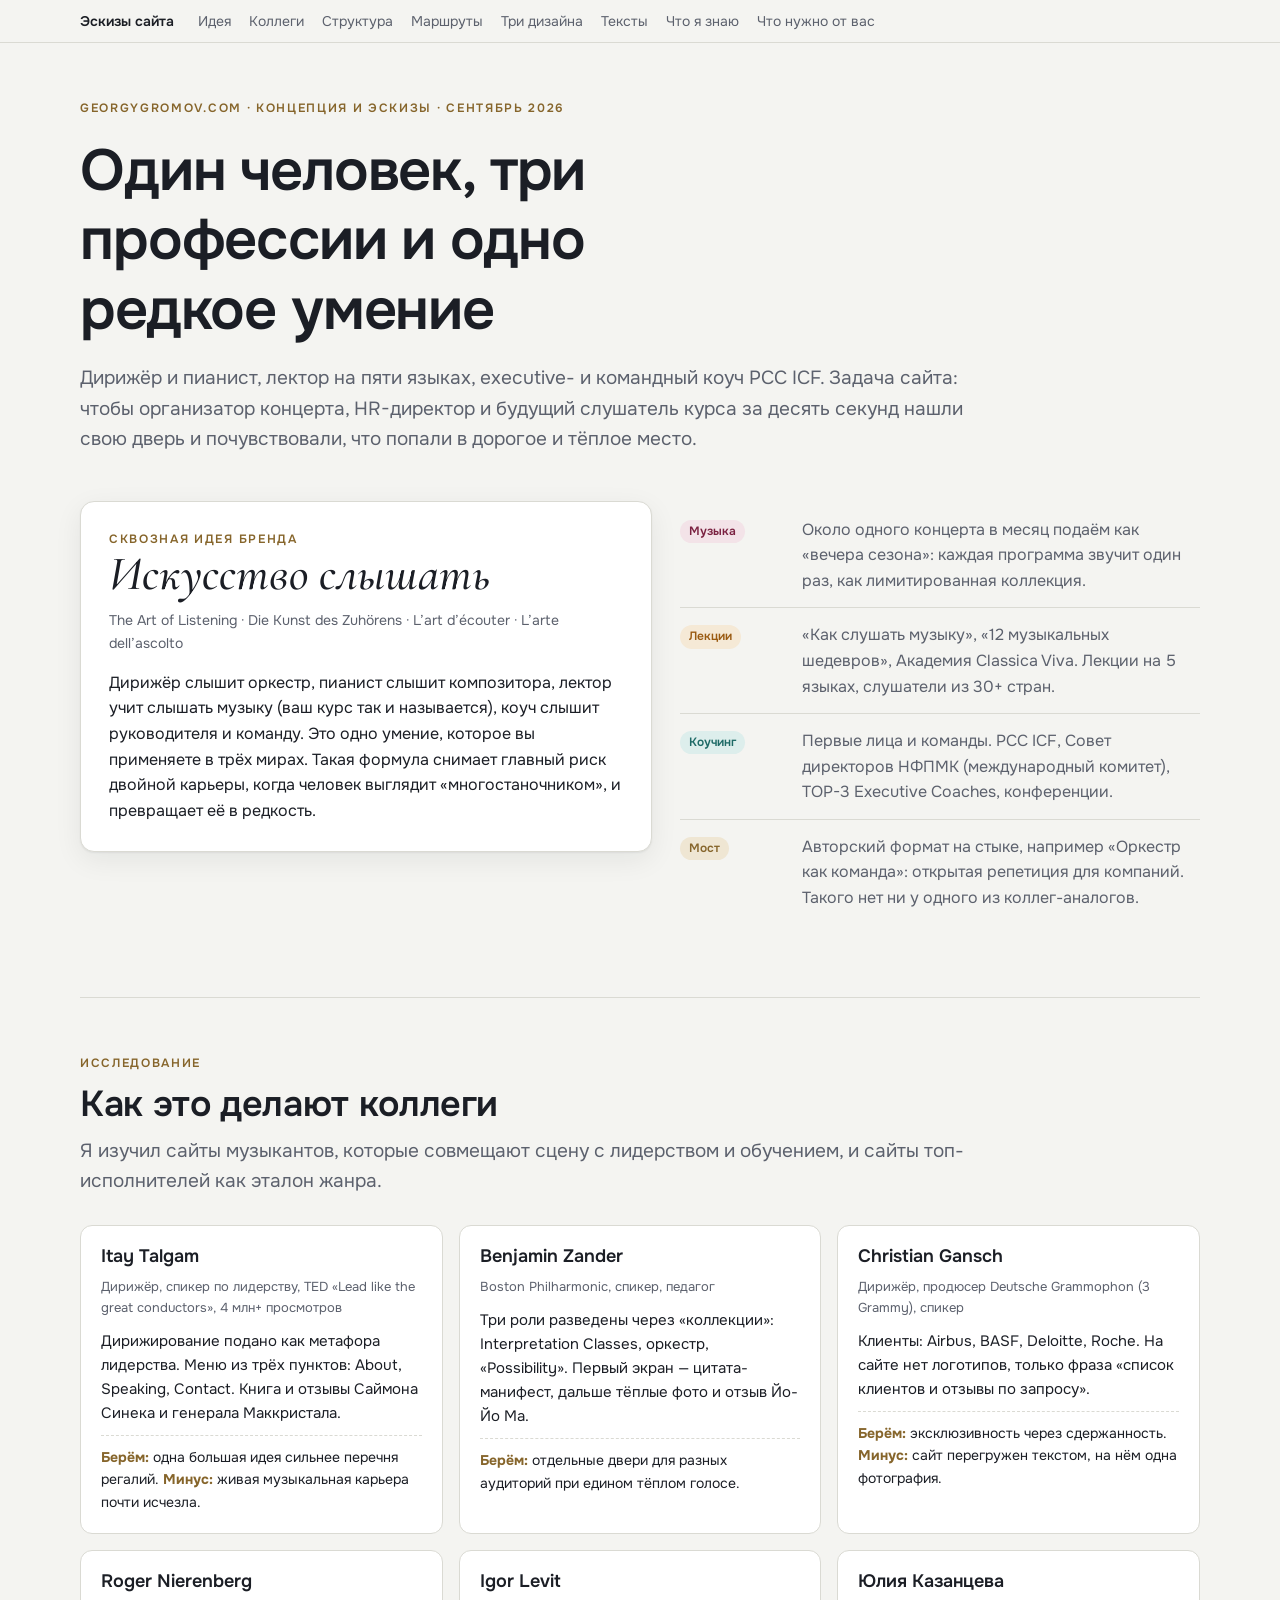
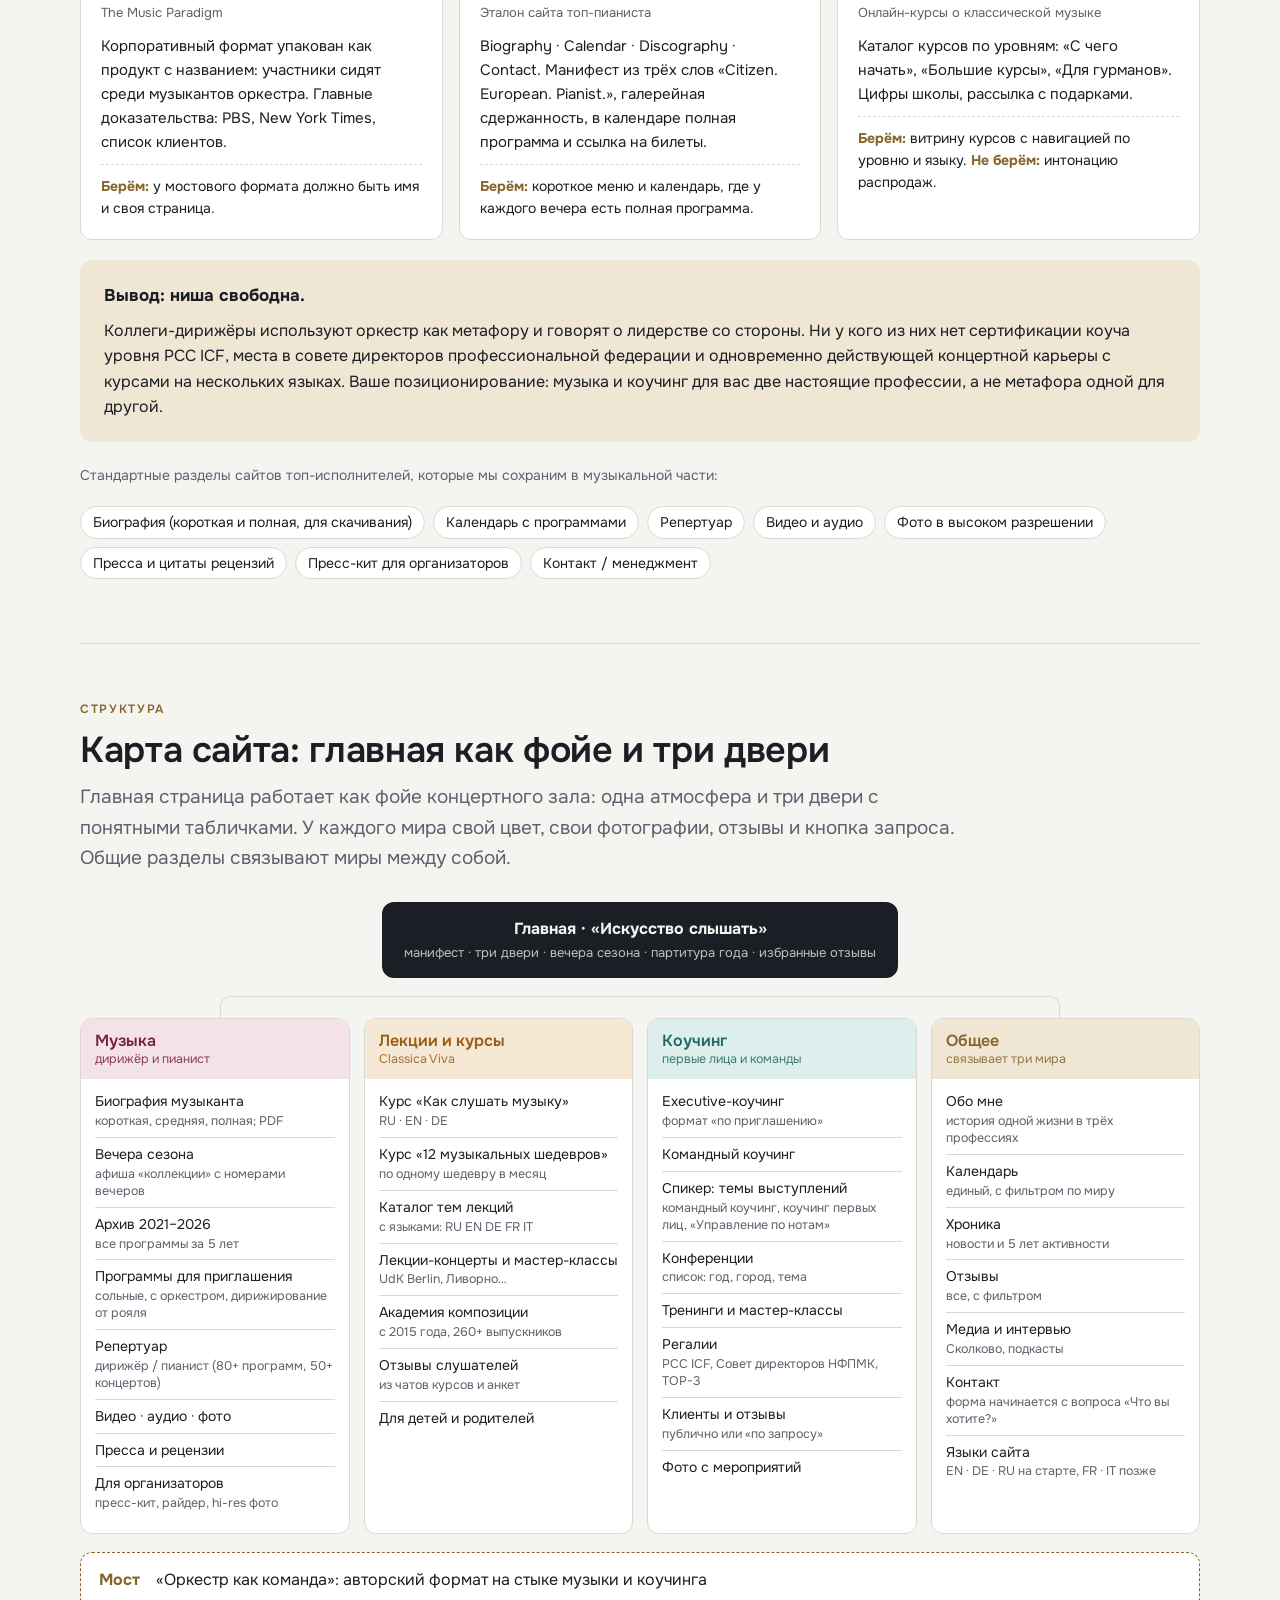
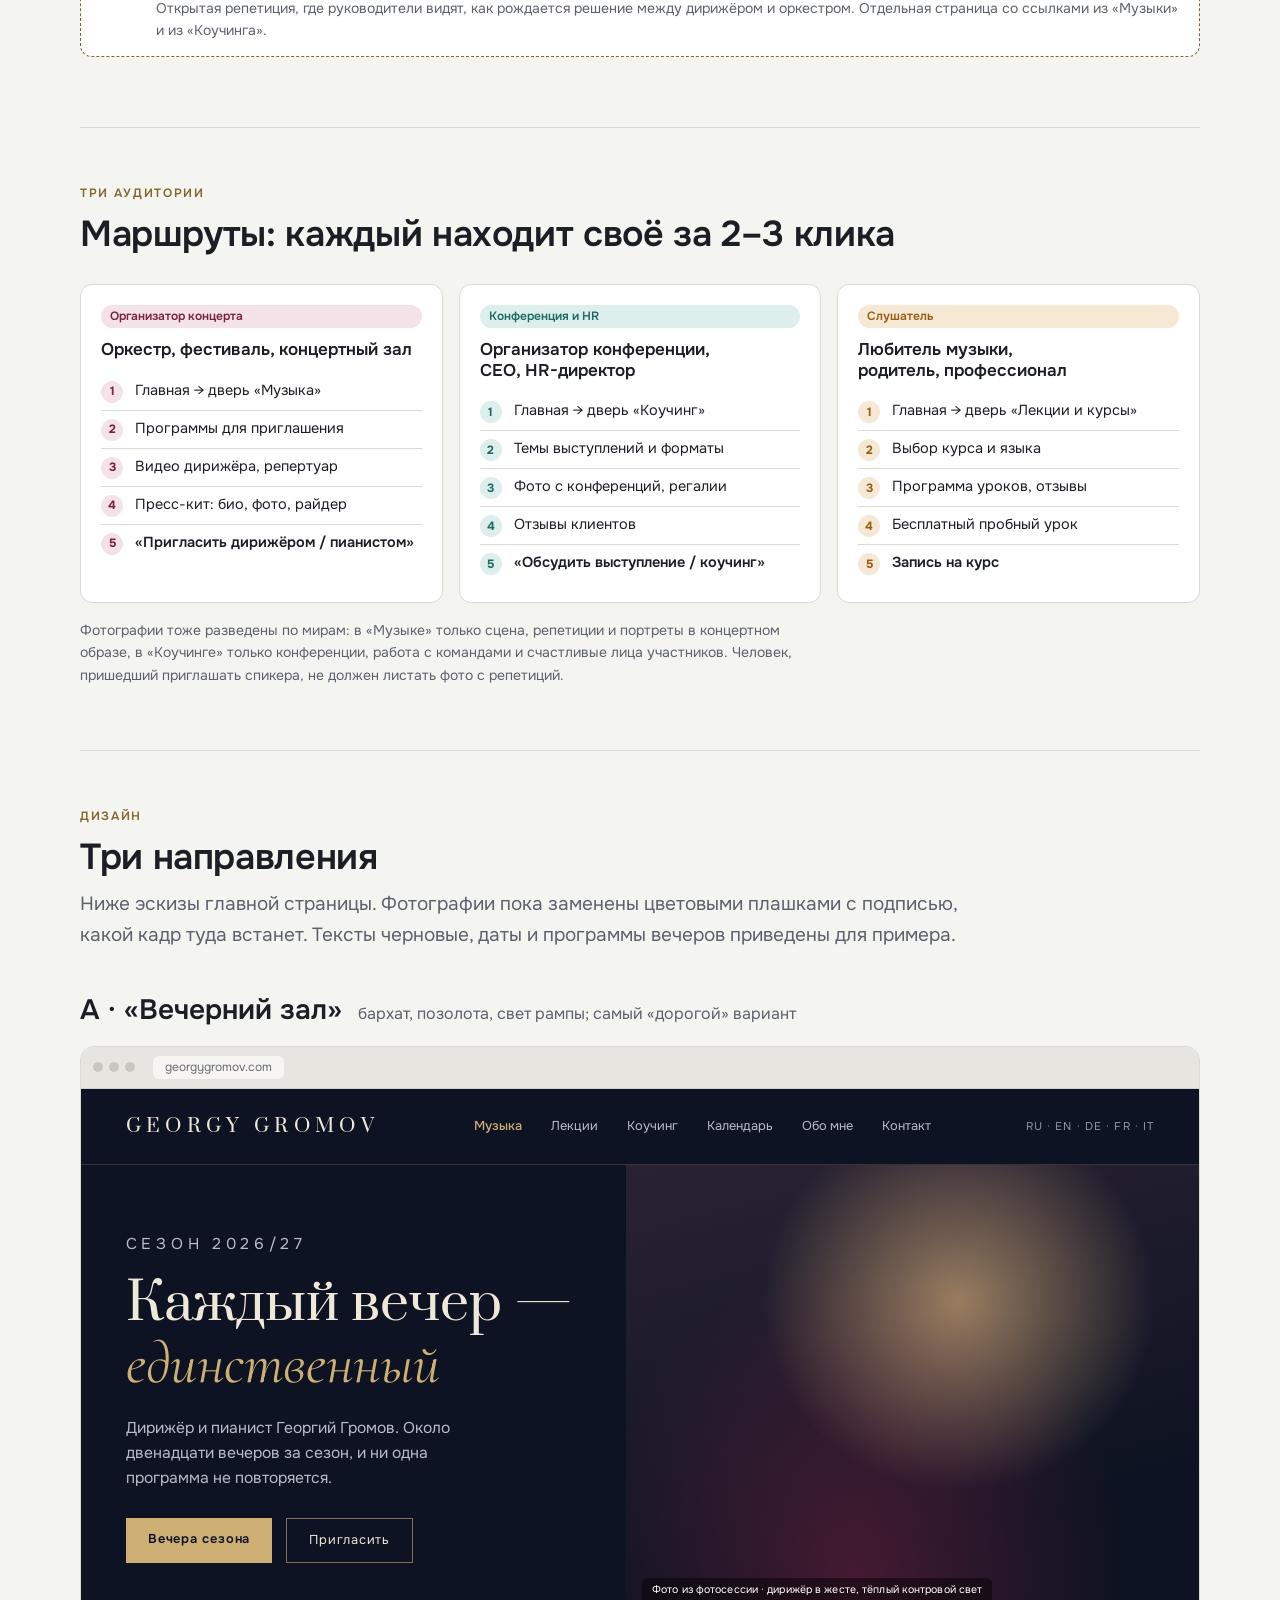
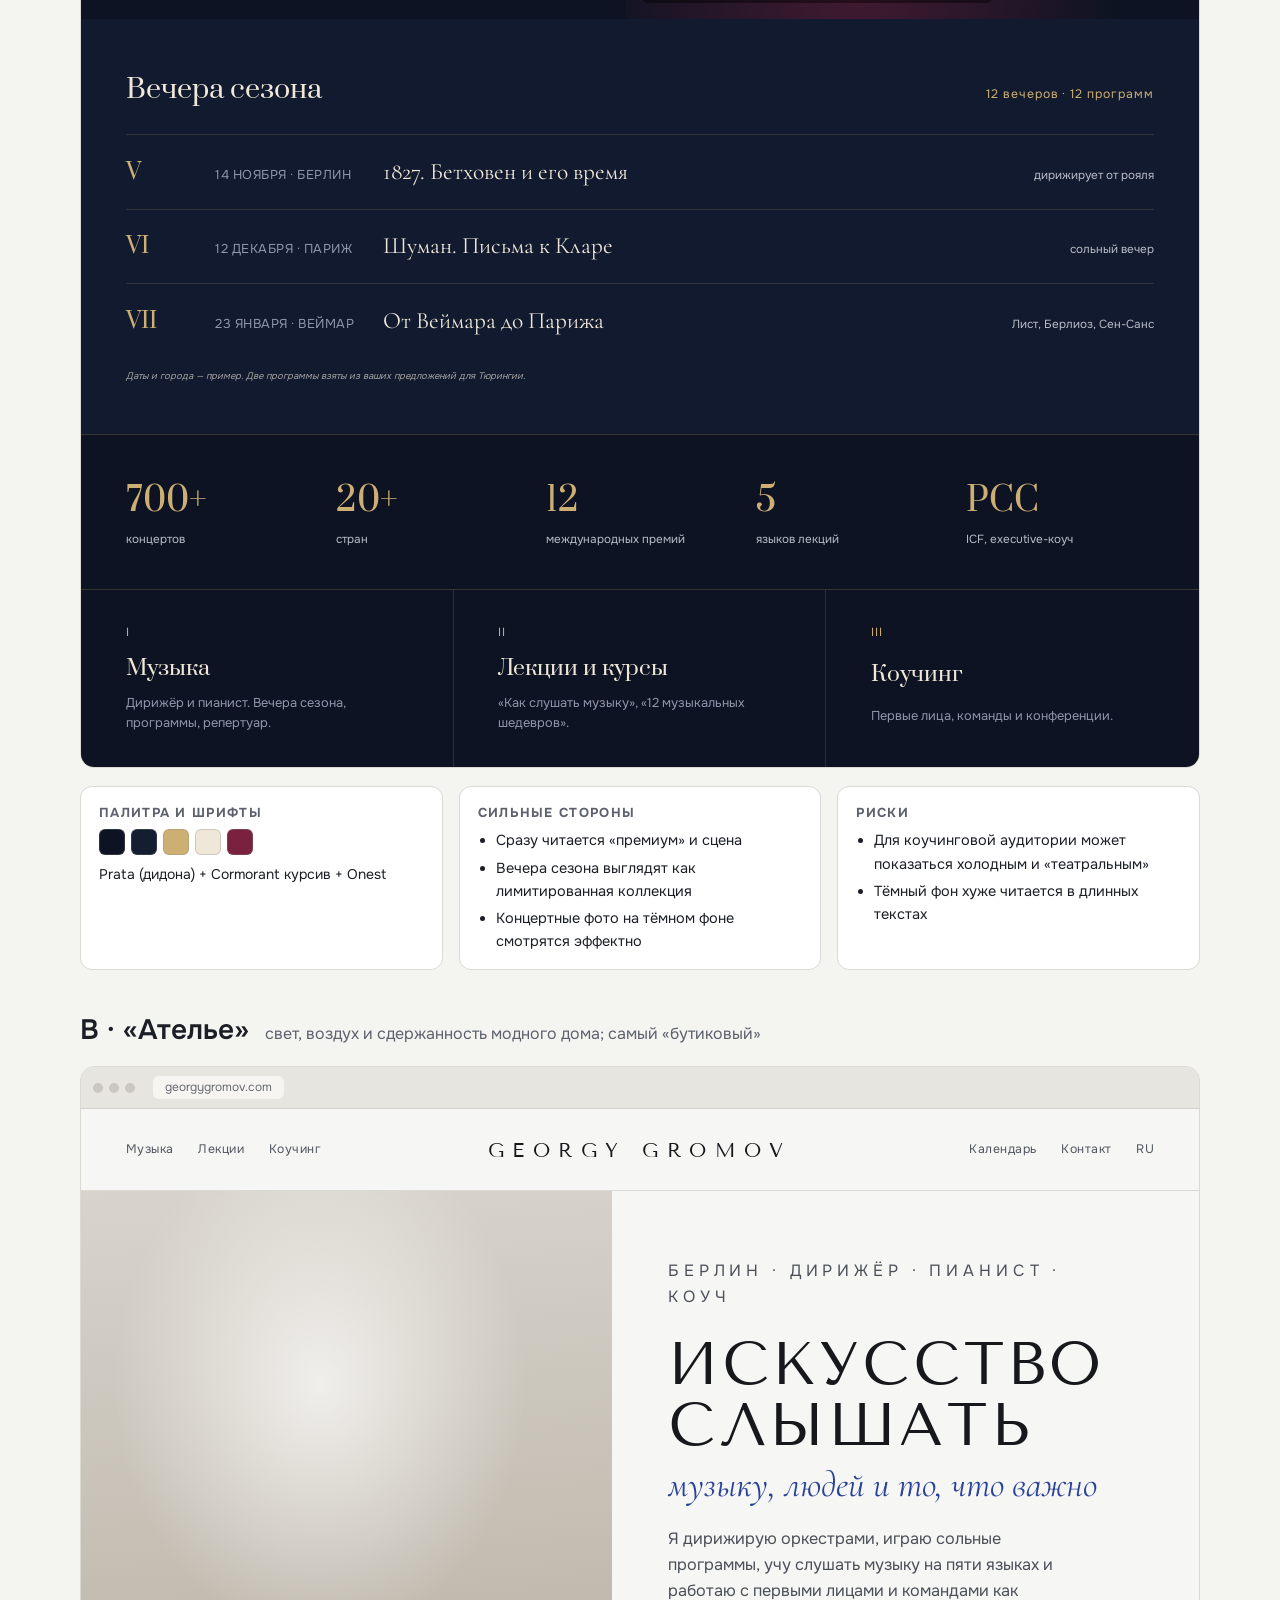
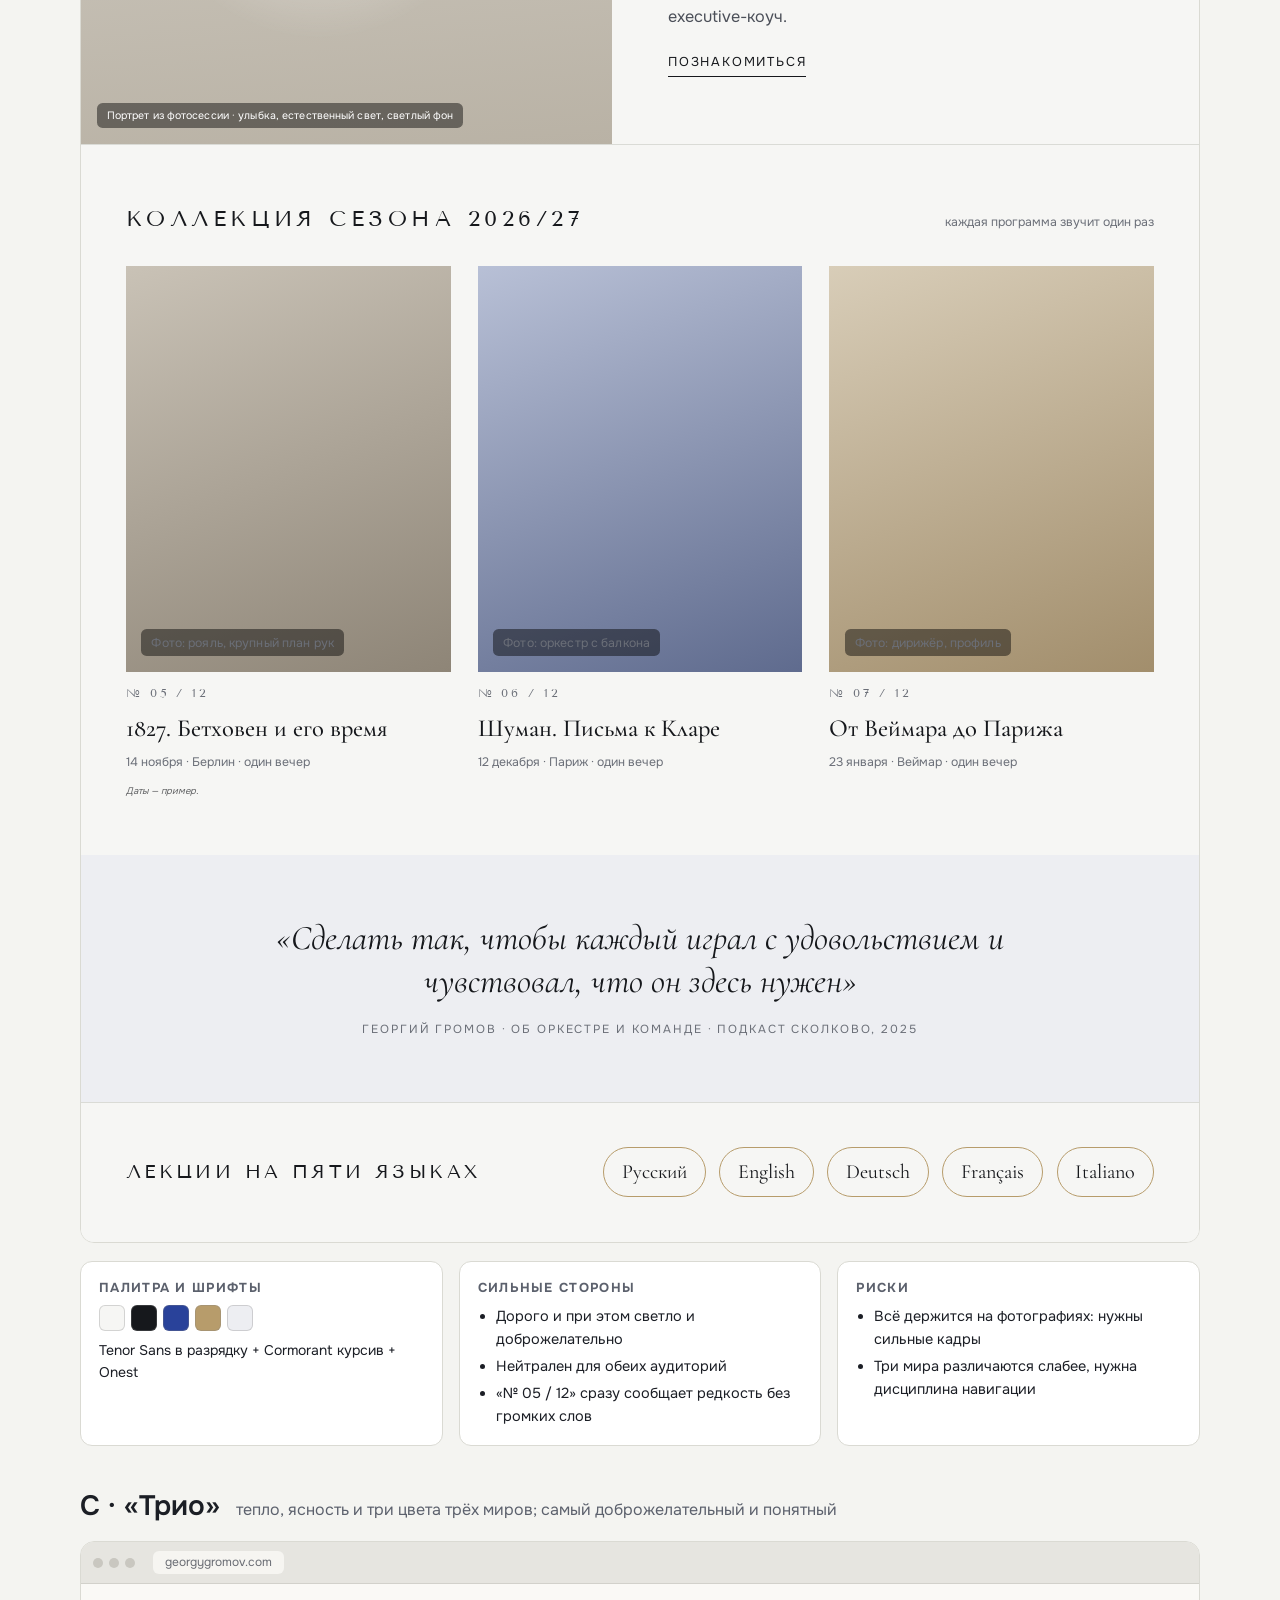
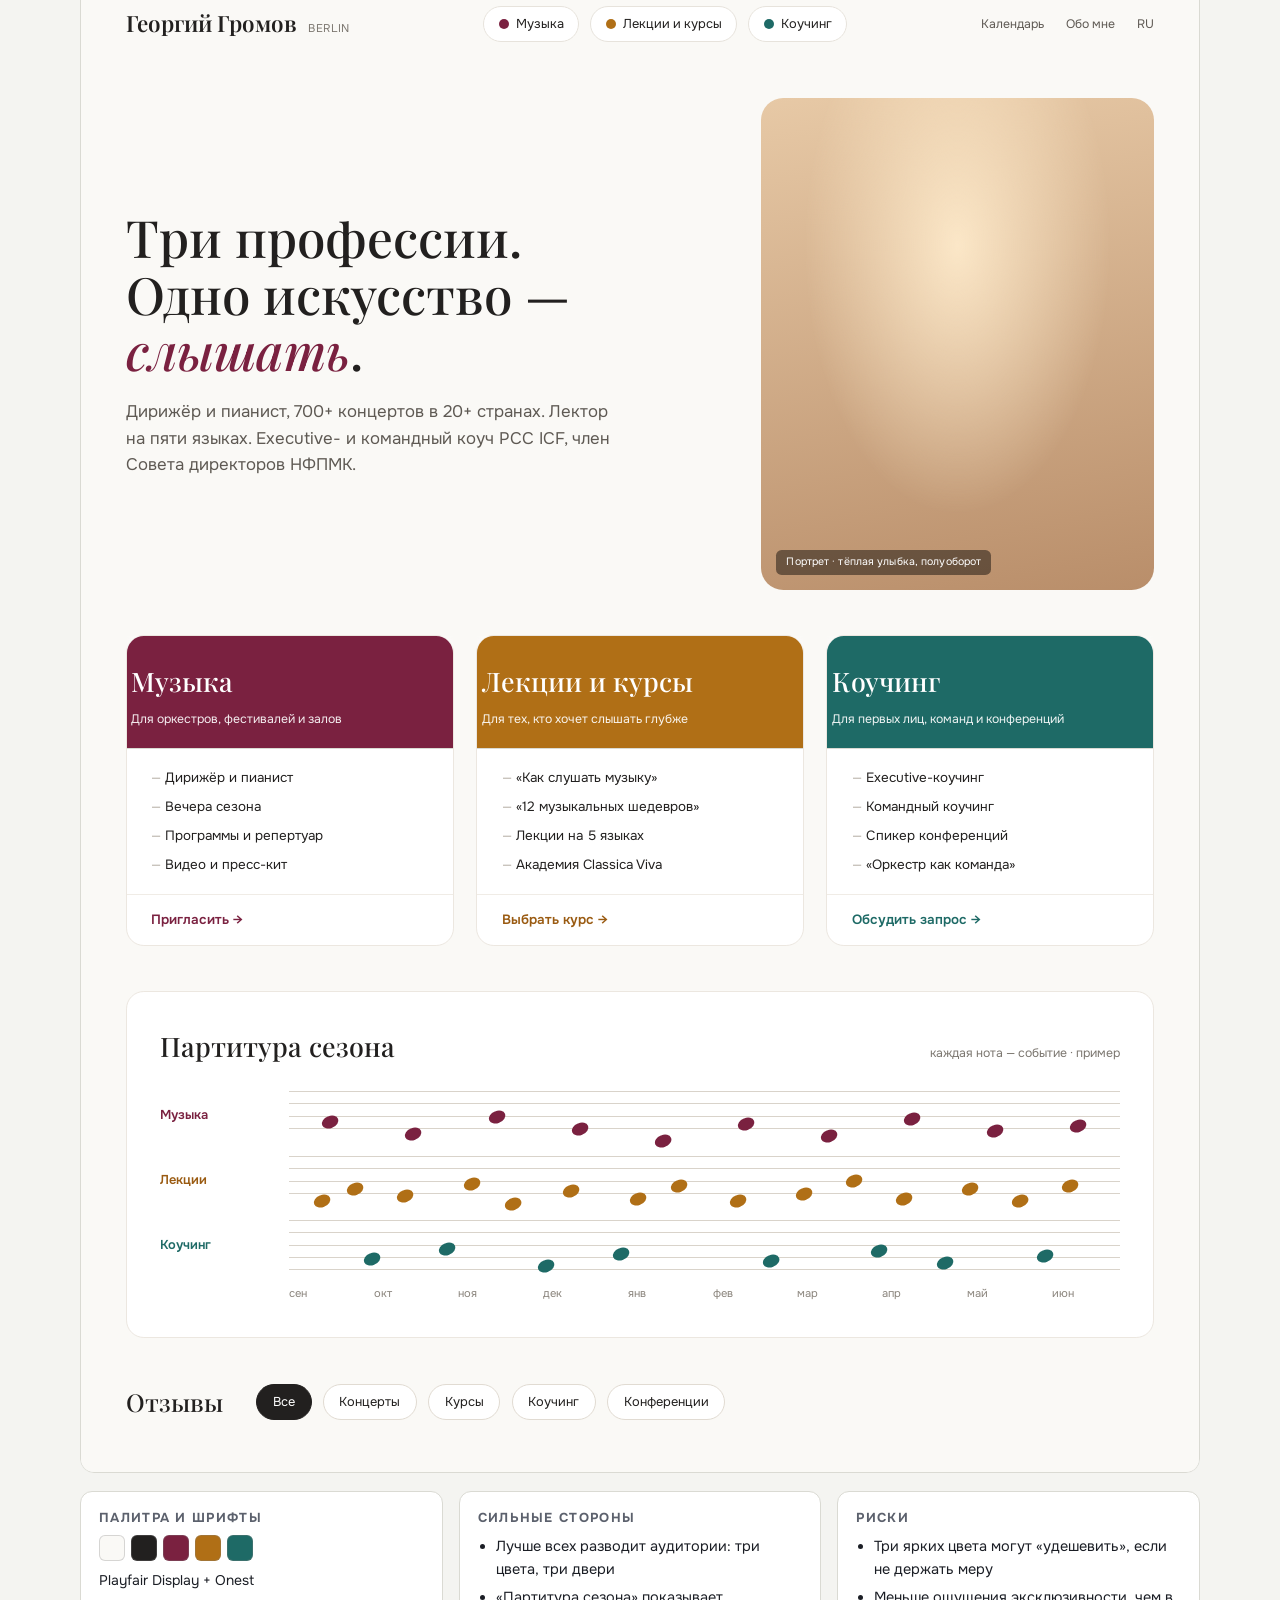
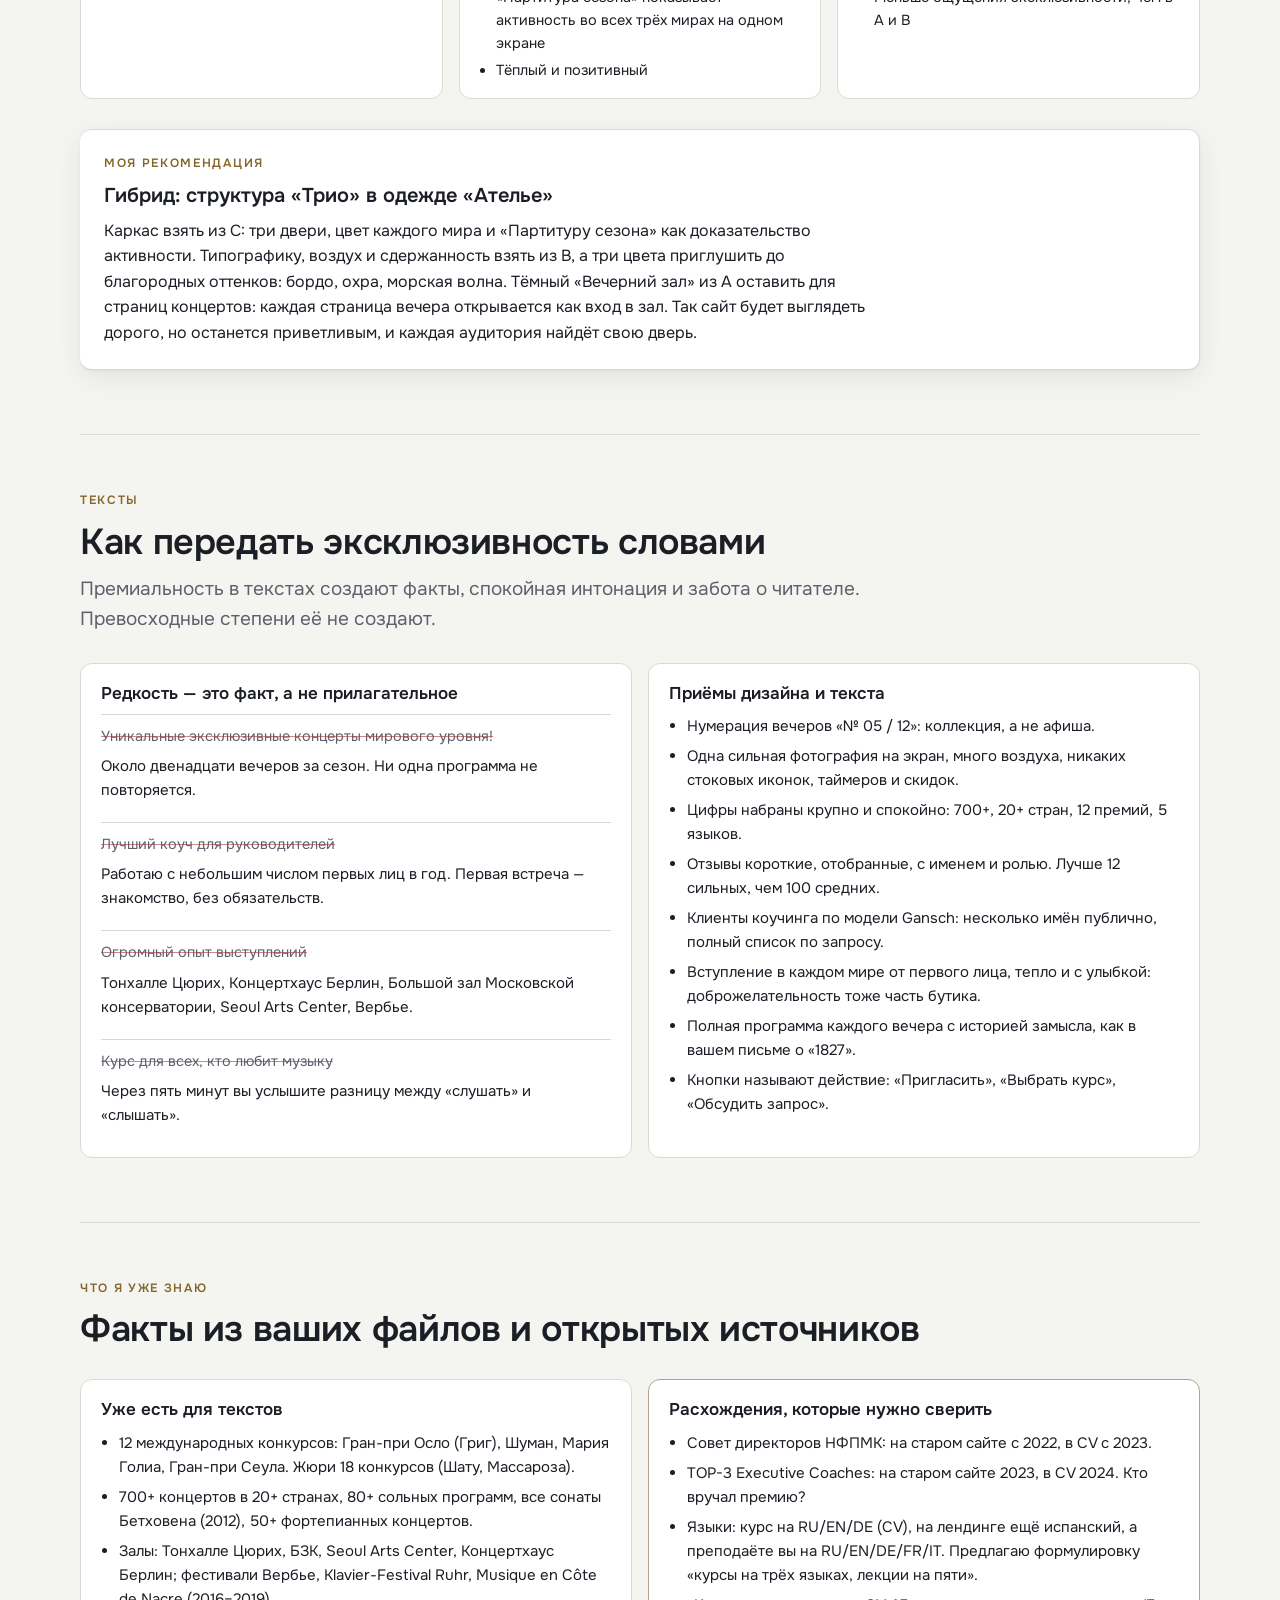
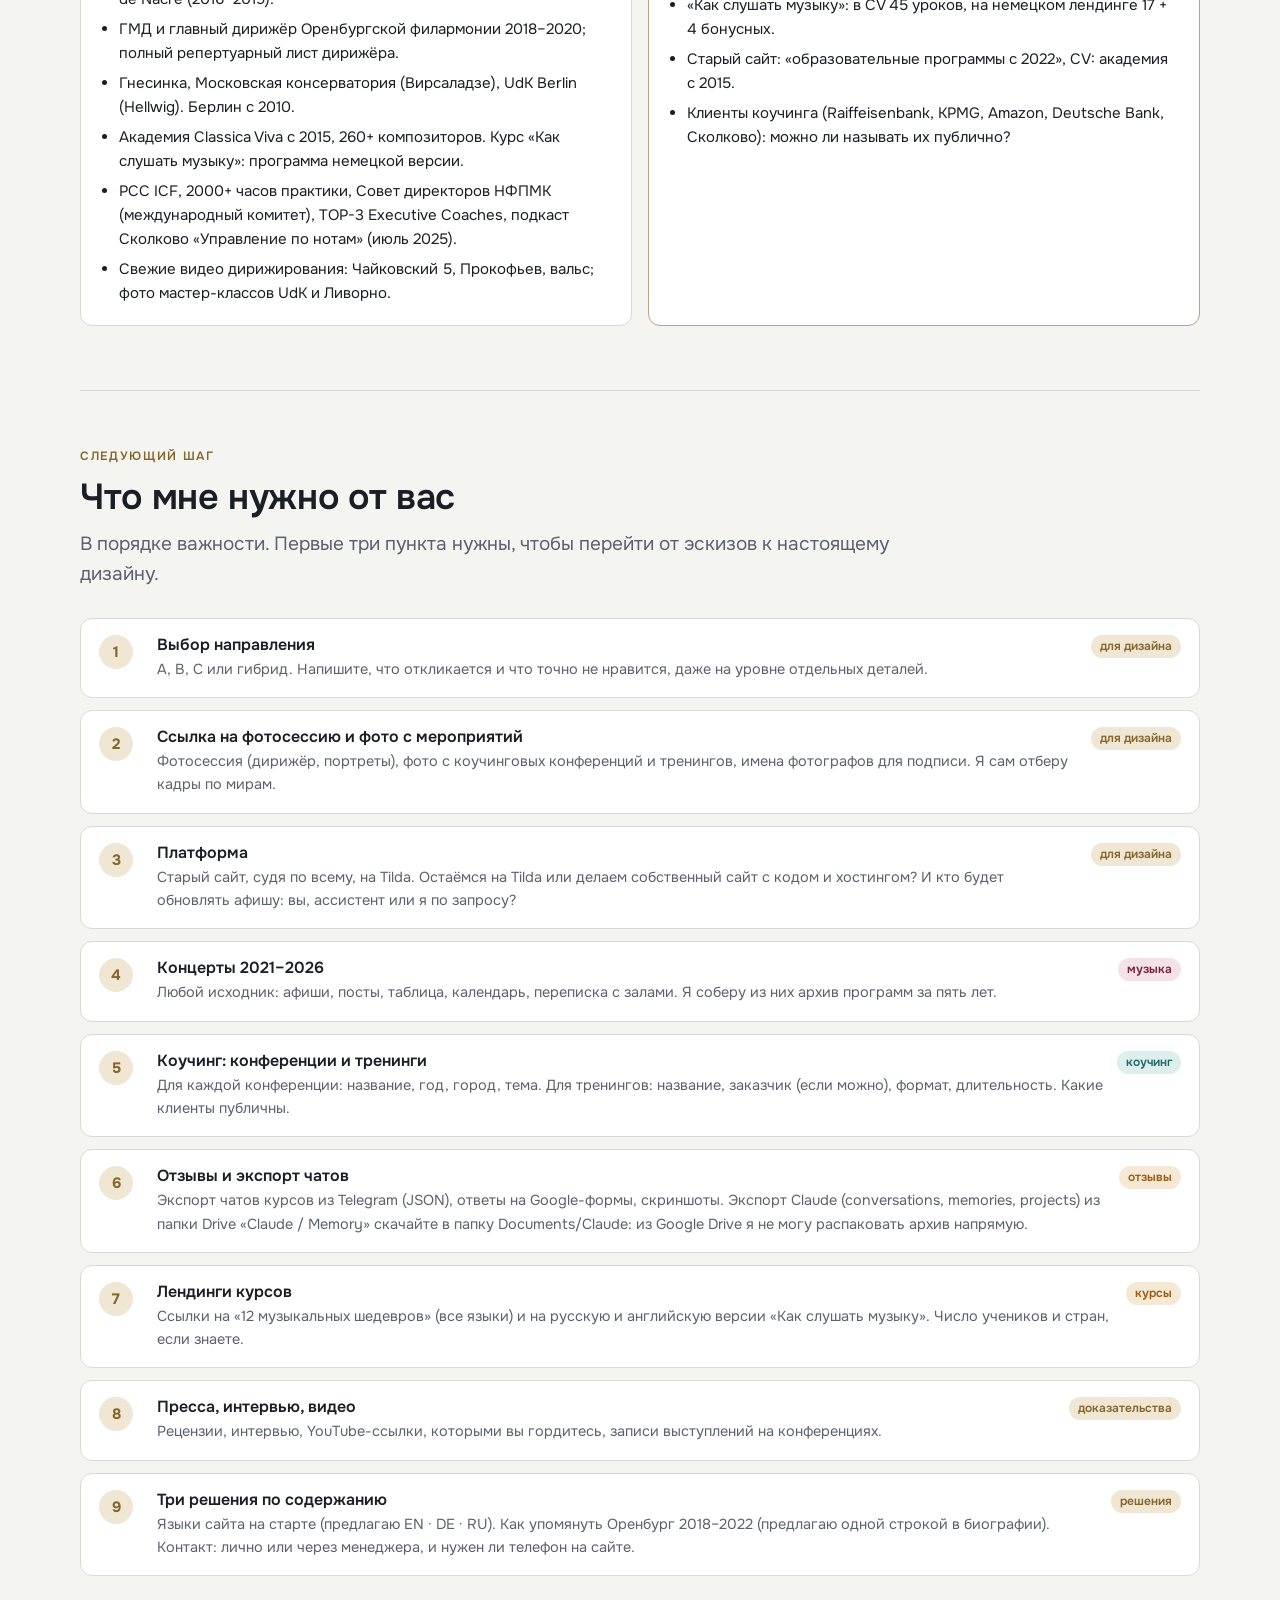
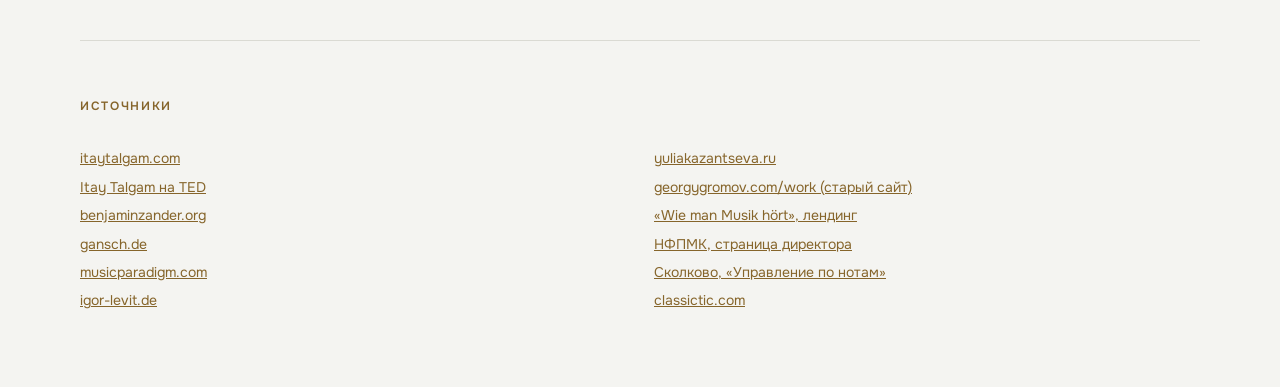
<file: design/eskizy-2026-09/index.html>
<!doctype html><html><head><meta charset=utf8><meta name=viewport content="width=device-width,initial-scale=1,viewport-fit=cover"><style>:root{color-scheme:light;box-sizing:border-box;padding-top:env(safe-area-inset-top,0px);padding-bottom:env(safe-area-inset-bottom,0px)}html{scroll-padding-top:env(safe-area-inset-top,0px)}body{margin:0;padding:0;font:14px -apple-system,BlinkMacSystemFont,sans-serif;background:#faf9f5;color:#141413}img{max-width:100%}[hidden]:not([hidden=until-found i]){display:none!important}</style></head><body>
<title>Эскизы сайта Громова</title>
<link rel="preconnect" href="https://fonts.googleapis.com">
<link rel="preconnect" href="https://fonts.gstatic.com" crossorigin>
<link rel="stylesheet" href="https://fonts.googleapis.com/css2?family=Onest:wght@400;500;600;700&family=Prata&family=Tenor+Sans&family=Cormorant+Garamond:ital,wght@0,400;0,500;1,400;1,500&family=Playfair+Display:ital,wght@0,500;0,600;1,500&display=swap">
<style>
:root{
  --paper:#F4F4F1; --card:#FFFFFF; --ink:#1B1E25; --muted:#5C616D; --line:#DADAD3;
  --accent:#86652B; --accent-soft:#EFE6D3;
  --music:#7A2140; --music-soft:#F3E3E8;
  --edu:#9A5B12; --edu-soft:#F5E9D6;
  --coach:#1E6A66; --coach-soft:#DDEEEC;
  --shadow:0 1px 2px rgba(20,22,30,.06),0 8px 28px rgba(20,22,30,.07);
  --sans:"Onest",system-ui,-apple-system,"Segoe UI",Roboto,sans-serif;
}
@media (prefers-color-scheme: dark){
  :root:not([data-theme="light"]){
    color-scheme:dark;
    --paper:#121419; --card:#1A1D24; --ink:#ECEAE4; --muted:#A3A7B1; --line:#2D313A;
    --accent:#D6B574; --accent-soft:#2B261C;
    --music:#E78AA7; --music-soft:#33202A;
    --edu:#E5AC5E; --edu-soft:#33291A;
    --coach:#66C5BD; --coach-soft:#15302E;
    --shadow:0 1px 2px rgba(0,0,0,.3),0 8px 28px rgba(0,0,0,.35);
  }
}
:root[data-theme="dark"]{
  color-scheme:dark;
  --paper:#121419; --card:#1A1D24; --ink:#ECEAE4; --muted:#A3A7B1; --line:#2D313A;
  --accent:#D6B574; --accent-soft:#2B261C;
  --music:#E78AA7; --music-soft:#33202A;
  --edu:#E5AC5E; --edu-soft:#33291A;
  --coach:#66C5BD; --coach-soft:#15302E;
  --shadow:0 1px 2px rgba(0,0,0,.3),0 8px 28px rgba(0,0,0,.35);
}
*{box-sizing:border-box}
body{background:var(--paper);color:var(--ink);font-family:var(--sans);font-size:16px;line-height:1.6;padding-inline:20px;padding-block:0 64px}
.wrap{max-width:1120px;margin:0 auto}
a{color:var(--accent)}
h1,h2,h3{text-wrap:balance;line-height:1.2;margin:0}
p{margin:0}
.eyebrow{font-size:12px;letter-spacing:.14em;text-transform:uppercase;color:var(--accent);font-weight:600}
.lead{font-size:19px;color:var(--muted);max-width:68ch}
.prose{max-width:70ch}
.prose p + p{margin-top:12px}
section.block{padding-block:56px 8px;border-top:1px solid var(--line);margin-top:56px}
section.block > .head{display:grid;gap:10px;margin-bottom:28px}
section.block h2{font-size:clamp(26px,3.4vw,36px);font-weight:600;letter-spacing:-.01em}

/* top */
.top{position:sticky;top:env(safe-area-inset-top,0px);z-index:5;background:color-mix(in srgb,var(--paper) 88%,transparent);backdrop-filter:blur(8px);border-bottom:1px solid var(--line);margin-inline:-20px;padding:10px 20px}
.top .wrap{display:flex;gap:18px;align-items:center;overflow-x:auto;scrollbar-width:none;white-space:nowrap}
.top a{color:var(--muted);text-decoration:none;font-size:14px}
.top a:hover,.top a:focus-visible{color:var(--ink)}
.top b{font-weight:600;font-size:14px;margin-right:6px}
.intro{padding-block:56px 0;display:grid;gap:18px}
.intro h1{font-size:clamp(34px,5.4vw,58px);font-weight:600;letter-spacing:-.02em;max-width:18ch}
.thesis{margin-top:28px;display:grid;grid-template-columns:1.1fr 1fr;gap:28px;align-items:start}
.thesis-card{background:var(--card);border:1px solid var(--line);border-radius:14px;padding:28px;box-shadow:var(--shadow)}
.thesis-card .big{font-family:"Cormorant Garamond",Georgia,serif;font-size:clamp(34px,4.4vw,48px);line-height:1.05;font-style:italic;font-weight:500}
.thesis-card .langs{margin-top:10px;color:var(--muted);font-size:14px}
.thesis-list{display:grid;gap:14px}
.thesis-list div{display:grid;grid-template-columns:110px 1fr;gap:12px;padding-bottom:14px;border-bottom:1px solid var(--line)}
.thesis-list div:last-child{border-bottom:0}
.thesis-list dt{font-weight:600}
.thesis-list dd{margin:0;color:var(--muted)}
.tag{display:inline-block;font-size:12px;font-weight:600;padding:2px 9px;border-radius:99px}
.t-m{background:var(--music-soft);color:var(--music)}
.t-e{background:var(--edu-soft);color:var(--edu)}
.t-c{background:var(--coach-soft);color:var(--coach)}
.t-a{background:var(--accent-soft);color:var(--accent)}

/* research */
.research{display:grid;grid-template-columns:repeat(3,1fr);gap:16px}
.rcard{background:var(--card);border:1px solid var(--line);border-radius:12px;padding:20px;display:grid;gap:10px;align-content:start}
.rcard h3{font-size:18px;font-weight:600}
.rcard .who{font-size:13px;color:var(--muted)}
.rcard p{font-size:15px}
.rcard .take{font-size:14px;border-top:1px dashed var(--line);padding-top:10px;color:var(--ink)}
.rcard .take b{color:var(--accent)}
.verdict{margin-top:20px;padding:22px 24px;border-radius:12px;background:var(--accent-soft);display:grid;gap:8px}
.verdict b{font-size:17px}

/* standard sections list */
.std{margin-top:20px;display:flex;flex-wrap:wrap;gap:8px}
.std span{border:1px solid var(--line);border-radius:99px;padding:4px 12px;font-size:14px;background:var(--card)}

/* sitemap */
.map-scroll{overflow-x:auto;padding-bottom:6px}
.map{min-width:860px;display:grid;gap:18px}
.map .root{justify-self:center;background:var(--ink);color:var(--paper);border-radius:12px;padding:14px 22px;text-align:center;display:grid;gap:2px;position:relative}
.map .root small{opacity:.75;font-size:13px}
.map .cols{display:grid;grid-template-columns:repeat(4,1fr);gap:14px;position:relative;padding-top:22px}
.map .cols::before{content:"";position:absolute;top:0;left:12.5%;right:12.5%;height:22px;border:1.5px solid var(--line);border-bottom:0;border-radius:10px 10px 0 0}
.map .col{background:var(--card);border:1px solid var(--line);border-radius:12px;overflow:hidden;display:flex;flex-direction:column}
.map .col h3{font-size:16px;padding:12px 14px;font-weight:600}
.map .col h3 small{display:block;font-weight:400;font-size:12.5px;opacity:.85;margin-top:2px}
.map .m h3{background:var(--music-soft);color:var(--music)}
.map .e h3{background:var(--edu-soft);color:var(--edu)}
.map .c h3{background:var(--coach-soft);color:var(--coach)}
.map .s h3{background:var(--accent-soft);color:var(--accent)}
.map ul{list-style:none;margin:0;padding:6px 14px 14px;display:grid;gap:0}
.map li{padding:7px 0;border-bottom:1px solid var(--line);font-size:14px;line-height:1.35}
.map li:last-child{border-bottom:0}
.map li i{display:block;font-style:normal;color:var(--muted);font-size:12.5px;margin-top:2px}
.map .bridge{border:1.5px dashed var(--accent);border-radius:12px;padding:14px 18px;display:grid;grid-template-columns:auto 1fr;gap:4px 16px;align-items:center;background:var(--card)}
.map .bridge b{color:var(--accent)}
.map .bridge span{grid-column:2;color:var(--muted);font-size:14px}

/* routes */
.routes{display:grid;grid-template-columns:repeat(3,1fr);gap:16px}
.route{background:var(--card);border:1px solid var(--line);border-radius:12px;padding:20px;display:grid;gap:12px;align-content:start}
.route h3{font-size:17px;font-weight:600}
.route ol{margin:0;padding:0;list-style:none;display:grid;gap:0;counter-reset:s}
.route li{counter-increment:s;display:grid;grid-template-columns:26px 1fr;gap:8px;padding:7px 0;font-size:14.5px;line-height:1.4;border-bottom:1px solid var(--line)}
.route li:last-child{border-bottom:0;font-weight:600}
.route li::before{content:counter(s);font-size:12px;font-weight:700;width:22px;height:22px;border-radius:50%;display:grid;place-items:center;margin-top:1px}
.route.m li::before{background:var(--music-soft);color:var(--music)}
.route.e li::before{background:var(--edu-soft);color:var(--edu)}
.route.c li::before{background:var(--coach-soft);color:var(--coach)}
.note{font-size:14px;color:var(--muted);margin-top:16px;max-width:80ch}

/* concept wrapper */
.concept{margin-top:44px;display:grid;gap:18px}
.concept-head{display:flex;flex-wrap:wrap;align-items:baseline;gap:6px 16px}
.concept-head h3{font-size:clamp(22px,2.8vw,28px);font-weight:600}
.concept-head .mood{color:var(--muted)}
.pc{display:grid;grid-template-columns:1fr 1fr 1fr;gap:16px}
.pc > div{background:var(--card);border:1px solid var(--line);border-radius:12px;padding:16px 18px;font-size:14.5px}
.pc h4{margin:0 0 6px;font-size:13px;letter-spacing:.1em;text-transform:uppercase;color:var(--muted)}
.pc ul{margin:0;padding-left:18px;display:grid;gap:4px}
.swatches{display:flex;gap:6px;flex-wrap:wrap;margin-top:4px}
.swatches span{width:26px;height:26px;border-radius:6px;border:1px solid rgba(128,128,128,.3)}
.fontline{margin-top:8px;font-size:14px}

.mock-scroll{overflow-x:auto;border-radius:14px}
.browser{min-width:780px;border-radius:14px;overflow:hidden;box-shadow:var(--shadow);border:1px solid var(--line)}
.bar{display:flex;align-items:center;gap:6px;padding:9px 12px;background:#E6E5E0;border-bottom:1px solid #D2D1CB}
.bar span{width:10px;height:10px;border-radius:50%;background:#C9C7C0}
.bar em{font-style:normal;font-size:12px;color:#6A6D74;background:#F6F5F1;border-radius:6px;padding:2px 12px;margin-left:12px;font-family:var(--sans)}
.mock{container-type:inline-size;font-family:var(--sans)}
.ph{position:relative;display:flex;align-items:flex-end}
.ph > span{margin:1.4cqi;font-size:.95cqi;line-height:1.3;padding:.5cqi .9cqi;border-radius:.5cqi;background:rgba(0,0,0,.45);color:#fff;max-width:80%;font-family:var(--sans);letter-spacing:.01em}
.example{font-size:.85cqi;opacity:.65;margin-top:1cqi;font-style:italic}

/* ===== Mock A: Вечерний зал ===== */
.mA{background:#0D1322;color:#EFE8D8}
.mA .nav{display:flex;align-items:center;justify-content:space-between;padding:2cqi 4cqi;border-bottom:1px solid rgba(205,175,116,.22)}
.mA .logo{font-family:"Prata",Georgia,serif;font-size:1.7cqi;letter-spacing:.28em}
.mA .nav nav{display:flex;gap:2.6cqi;font-size:1.15cqi;color:#B9BCC8}
.mA .nav nav b{color:#CDAF74;font-weight:500}
.mA .lang{font-size:1cqi;color:#8E96AB;letter-spacing:.1em}
.mA .hero{display:grid;grid-template-columns:1fr 1.05fr;min-height:36cqi}
.mA .copy{padding:6cqi 4cqi 5cqi;display:flex;flex-direction:column;justify-content:center;gap:1.8cqi}
.mA .ey{font-size:1.05cqi;letter-spacing:.3em;text-transform:uppercase;color:#CDAF74}
.mA h4{margin:0;font-family:"Prata",Georgia,serif;font-weight:400;font-size:4.6cqi;line-height:1.08}
.mA h4 i{font-family:"Cormorant Garamond",Georgia,serif;color:#CDAF74;font-size:5.2cqi}
.mA .copy p{font-size:1.4cqi;line-height:1.6;color:#B9BCC8;max-width:36ch}
.mA .ctas{display:flex;gap:1.2cqi;margin-top:.6cqi}
.mA .btn-g{background:#CDAF74;color:#0D1322;padding:1cqi 2cqi;font-size:1.15cqi;font-weight:600;letter-spacing:.06em}
.mA .btn-l{border:1px solid rgba(205,175,116,.6);color:#EFE8D8;padding:1cqi 2cqi;font-size:1.15cqi;letter-spacing:.06em}
.mA .photo{background:radial-gradient(ellipse at 58% 30%,rgba(255,206,140,.55),rgba(255,206,140,0) 42%),radial-gradient(ellipse at 40% 90%,rgba(122,33,64,.5),rgba(122,33,64,0) 55%),linear-gradient(165deg,#2A2233,#0D1322 75%)}
.mA .season{padding:4.5cqi 4cqi;background:#111A2E}
.mA .sh{display:flex;justify-content:space-between;align-items:baseline;margin-bottom:2cqi}
.mA .sh h5{margin:0;font-family:"Prata",Georgia,serif;font-weight:400;font-size:2.4cqi}
.mA .sh span{font-size:1.1cqi;color:#CDAF74;letter-spacing:.08em}
.mA ol{list-style:none;margin:0;padding:0}
.mA li{display:grid;grid-template-columns:6cqi 13cqi 1fr 14cqi;gap:2cqi;align-items:baseline;padding:1.6cqi 0;border-top:1px solid rgba(205,175,116,.18)}
.mA li .n{font-family:"Prata",Georgia,serif;font-size:2cqi;color:#CDAF74}
.mA li .d{font-size:1.15cqi;color:#8E96AB;letter-spacing:.04em}
.mA li .t{font-family:"Cormorant Garamond",Georgia,serif;font-size:2.1cqi}
.mA li .f{font-size:1.05cqi;color:#B9BCC8;text-align:right}
.mA .stats{display:grid;grid-template-columns:repeat(5,1fr);padding:3.5cqi 4cqi;gap:2cqi;border-top:1px solid rgba(205,175,116,.22)}
.mA .stats div{display:grid;gap:.3cqi}
.mA .stats b{font-family:"Prata",Georgia,serif;font-weight:400;font-size:3cqi;color:#CDAF74}
.mA .stats span{font-size:1.05cqi;color:#B9BCC8}
.mA .worlds{display:grid;grid-template-columns:repeat(3,1fr);gap:0;border-top:1px solid rgba(205,175,116,.22)}
.mA .worlds div{padding:3cqi 4cqi;border-right:1px solid rgba(205,175,116,.18);display:grid;gap:.8cqi}
.mA .worlds div:last-child{border-right:0}
.mA .worlds h6{margin:0;font-family:"Prata",Georgia,serif;font-weight:400;font-size:1.9cqi}
.mA .worlds p{font-size:1.15cqi;color:#8E96AB;line-height:1.5}
.mA .worlds em{font-style:normal;font-size:1.05cqi;color:#CDAF74;letter-spacing:.08em}

/* ===== Mock B: Ателье ===== */
.mB{background:#F6F6F4;color:#16181C}
.mB .nav{display:grid;grid-template-columns:1fr auto 1fr;align-items:center;padding:2.2cqi 4cqi;border-bottom:1px solid #DADBD6}
.mB .nav .l,.mB .nav .r{display:flex;gap:2.2cqi;font-size:1.1cqi;color:#51555E;letter-spacing:.04em}
.mB .nav .r{justify-content:flex-end}
.mB .logo{font-family:"Tenor Sans",Georgia,sans-serif;font-size:1.8cqi;letter-spacing:.42em;text-transform:uppercase}
.mB .hero{display:grid;grid-template-columns:.95fr 1.05fr;min-height:40cqi}
.mB .photo{background:radial-gradient(ellipse at 45% 35%,rgba(255,255,255,.7),rgba(255,255,255,0) 50%),linear-gradient(175deg,#D8D4CC,#B9B2A5)}
.mB .copy{padding:6cqi 5cqi;display:flex;flex-direction:column;justify-content:center;gap:2cqi}
.mB .ey{font-size:1.05cqi;letter-spacing:.3em;text-transform:uppercase;color:#29429A}
.mB h4{margin:0;font-family:"Tenor Sans",Georgia,sans-serif;font-weight:400;font-size:5.4cqi;line-height:1.02;letter-spacing:.06em;text-transform:uppercase}
.mB h4 i{display:block;font-family:"Cormorant Garamond",Georgia,serif;text-transform:none;letter-spacing:0;font-size:3.2cqi;color:#29429A;margin-top:1cqi}
.mB .copy p{font-size:1.45cqi;line-height:1.6;color:#4B4F58;max-width:38ch}
.mB .lnk{font-size:1.15cqi;letter-spacing:.14em;text-transform:uppercase;border-bottom:1px solid #16181C;align-self:flex-start;padding-bottom:.3cqi}
.mB .coll{padding:5cqi 4cqi;border-top:1px solid #DADBD6}
.mB .ch{display:flex;justify-content:space-between;align-items:baseline;margin-bottom:2.6cqi}
.mB .ch h5{margin:0;font-family:"Tenor Sans",Georgia,sans-serif;font-weight:400;font-size:2cqi;letter-spacing:.2em;text-transform:uppercase}
.mB .ch span{font-size:1.1cqi;color:#6B6F78}
.mB .cards{display:grid;grid-template-columns:repeat(3,1fr);gap:2.4cqi}
.mB .card{display:grid;gap:1cqi}
.mB .card .img{aspect-ratio:4/5;max-width:100%}
.mB .c1{background:linear-gradient(160deg,#C9C2B6,#8E8577)}
.mB .c2{background:linear-gradient(160deg,#B8C0D6,#5F6B8E)}
.mB .c3{background:linear-gradient(160deg,#D8CDB8,#A28E6C)}
.mB .no{font-family:"Tenor Sans",Georgia,sans-serif;font-size:1.05cqi;letter-spacing:.24em;color:#29429A}
.mB .card b{font-family:"Cormorant Garamond",Georgia,serif;font-weight:500;font-size:2.2cqi;line-height:1.15}
.mB .card span{font-size:1.1cqi;color:#6B6F78}
.mB .quote{padding:5.5cqi 10cqi;text-align:center;background:#EDEEF2;display:grid;gap:1.6cqi}
.mB .quote q{font-family:"Cormorant Garamond",Georgia,serif;font-style:italic;font-size:3.1cqi;line-height:1.25;quotes:"«" "»"}
.mB .quote span{font-size:1.05cqi;letter-spacing:.16em;text-transform:uppercase;color:#6B6F78}
.mB .langs{padding:4cqi;display:grid;grid-template-columns:auto 1fr;gap:3cqi;align-items:center;border-top:1px solid #DADBD6}
.mB .langs h5{margin:0;font-family:"Tenor Sans",Georgia,sans-serif;font-weight:400;font-size:1.7cqi;letter-spacing:.18em;text-transform:uppercase}
.mB .chips{display:flex;gap:1.2cqi;flex-wrap:wrap;justify-content:flex-end}
.mB .chips span{border:1px solid #B79C6B;padding:.7cqi 1.6cqi;font-family:"Cormorant Garamond",Georgia,serif;font-size:1.8cqi;border-radius:99px}

/* ===== Mock C: Трио ===== */
.mC{background:#FAF9F6;color:#22201F}
.mC .nav{display:flex;align-items:center;justify-content:space-between;padding:2cqi 4cqi}
.mC .logo{font-family:"Playfair Display",Georgia,serif;font-size:2cqi;font-weight:600}
.mC .logo small{font-family:var(--sans);font-weight:400;font-size:1cqi;color:#7B766F;margin-left:1cqi;letter-spacing:.06em}
.mC .tabs{display:flex;gap:1cqi}
.mC .tabs span{display:flex;align-items:center;gap:.6cqi;font-size:1.15cqi;padding:.6cqi 1.3cqi;border-radius:99px;background:#fff;border:1px solid #E7E3DC}
.mC .tabs i{width:.9cqi;height:.9cqi;border-radius:50%;display:inline-block}
.mC .r{font-size:1.1cqi;color:#5E5953;display:flex;gap:2cqi}
.mC .hero{display:grid;grid-template-columns:1.2fr .8fr;gap:4cqi;padding:3cqi 4cqi 4cqi;align-items:center}
.mC h4{margin:0;font-family:"Playfair Display",Georgia,serif;font-weight:500;font-size:4.6cqi;line-height:1.1}
.mC h4 em{color:#7A2140}
.mC .hero p{font-size:1.5cqi;line-height:1.6;color:#5E5953;margin-top:1.8cqi;max-width:44ch}
.mC .photo{aspect-ratio:4/5;max-width:100%;border-radius:2cqi;background:radial-gradient(ellipse at 50% 30%,rgba(255,236,205,.9),rgba(255,236,205,0) 55%),linear-gradient(170deg,#E7C9A6,#B98E6A)}
.mC .doors{display:grid;grid-template-columns:repeat(3,1fr);gap:2cqi;padding:0 4cqi 4cqi}
.mC .door{border-radius:1.6cqi;overflow:hidden;background:#fff;border:1px solid #ECE7E0;display:flex;flex-direction:column}
.mC .door .top{padding:2.2cqi 2.2cqi 1.6cqi;color:#fff;display:grid;gap:.6cqi}
.mC .door h5{margin:0;font-family:"Playfair Display",Georgia,serif;font-weight:500;font-size:2.4cqi}
.mC .door .for{font-size:1.1cqi;opacity:.92}
.mC .door ul{margin:0;padding:1.6cqi 2.2cqi;list-style:none;display:grid;gap:.7cqi;font-size:1.2cqi;flex:1}
.mC .door ul li::before{content:"— ";color:#B6AFA6}
.mC .door .go{padding:1.3cqi 2.2cqi;font-size:1.2cqi;font-weight:600;border-top:1px solid #F0ECE6}
.mC .dm .top{background:#7A2140}.mC .dm .go{color:#7A2140}
.mC .de .top{background:#B06F16}.mC .de .go{color:#9A5B12}
.mC .dc .top{background:#1E6A66}.mC .dc .go{color:#1E6A66}
.mC .score{margin:0 4cqi 4cqi;padding:3cqi;border-radius:1.6cqi;background:#fff;border:1px solid #ECE7E0}
.mC .sc-h{display:flex;justify-content:space-between;align-items:baseline;margin-bottom:2cqi}
.mC .sc-h h5{margin:0;font-family:"Playfair Display",Georgia,serif;font-weight:500;font-size:2.4cqi}
.mC .sc-h span{font-size:1.1cqi;color:#7B766F}
.mC .staff{display:grid;grid-template-columns:10cqi 1fr;align-items:center;gap:1.5cqi;margin-bottom:1.4cqi}
.mC .staff .lbl{font-size:1.15cqi;font-weight:600}
.mC .lines{position:relative;height:4.4cqi;background:repeating-linear-gradient(to bottom,#D9D3CA 0 1px,transparent 1px 1.1cqi)}
.mC .note{position:absolute;width:1.5cqi;height:1.05cqi;border-radius:50%;transform:translate(-50%,-50%) rotate(-22deg)}
.mC .months{display:grid;grid-template-columns:10cqi repeat(10,1fr);gap:0 1.5cqi;font-size:1cqi;color:#8A847C;margin-top:.6cqi}
.mC .months span:first-child{grid-column:1}
.mC .rev{padding:0 4cqi 4.5cqi;display:grid;grid-template-columns:auto 1fr;gap:3cqi;align-items:center}
.mC .rev h5{margin:0;font-family:"Playfair Display",Georgia,serif;font-weight:500;font-size:2.2cqi}
.mC .filters{display:flex;gap:1cqi;flex-wrap:wrap}
.mC .filters span{font-size:1.15cqi;padding:.6cqi 1.4cqi;border-radius:99px;border:1px solid #E1DBD2;background:#fff}
.mC .filters span.on{background:#22201F;color:#fff;border-color:#22201F}

/* voice */
.voice{display:grid;grid-template-columns:1fr 1fr;gap:16px}
.voice > div{background:var(--card);border:1px solid var(--line);border-radius:12px;padding:20px;display:grid;gap:10px;align-content:start}
.voice h3{font-size:17px;font-weight:600}
.pair{display:grid;gap:6px;padding:10px 0;border-top:1px solid var(--line)}
.pair .no{color:var(--muted);text-decoration:line-through;text-decoration-color:rgba(160,60,60,.6);font-size:14.5px}
.pair .yes{font-size:15px}
.voice ul{margin:0;padding-left:18px;display:grid;gap:6px;font-size:15px}

/* facts & needs */
.facts{display:grid;grid-template-columns:1fr 1fr;gap:16px}
.facts > div{background:var(--card);border:1px solid var(--line);border-radius:12px;padding:20px}
.facts h3{font-size:17px;font-weight:600;margin-bottom:10px}
.facts ul{margin:0;padding-left:18px;display:grid;gap:6px;font-size:15px}
.flag{border-color:color-mix(in srgb,var(--accent) 45%,var(--line)) !important}
.needs{display:grid;gap:12px;counter-reset:n}
.need{display:grid;grid-template-columns:44px 1fr auto;gap:14px;align-items:start;background:var(--card);border:1px solid var(--line);border-radius:12px;padding:16px 18px}
.need::before{counter-increment:n;content:counter(n);font-weight:700;font-size:15px;width:34px;height:34px;border-radius:50%;background:var(--accent-soft);color:var(--accent);display:grid;place-items:center}
.need h3{font-size:16px;font-weight:600}
.need p{font-size:14.5px;color:var(--muted);margin-top:4px}
.need .tag{white-space:nowrap}
.rec{margin-top:30px;background:var(--card);border:1px solid var(--line);border-left:0;border-radius:12px;padding:24px;display:grid;gap:10px;box-shadow:var(--shadow)}
.rec h3{font-size:20px;font-weight:600}
.sources{font-size:14px;color:var(--muted);columns:2;column-gap:28px}
.sources a{display:block;break-inside:avoid;padding:3px 0}

@media (max-width:860px){
  .thesis,.voice,.facts{grid-template-columns:1fr}
  .research,.routes,.pc{grid-template-columns:1fr}
  .sources{columns:1}
  .need{grid-template-columns:36px 1fr}
  .need .tag{grid-column:2;justify-self:start}
  .need::before{width:30px;height:30px}
}
@media (prefers-reduced-motion:no-preference){
  .rcard,.route,.need{transition:transform .2s ease,box-shadow .2s ease}
  .rcard:hover,.route:hover{transform:translateY(-2px);box-shadow:var(--shadow)}
}
</style>

<div class="top"><div class="wrap">
  <b>Эскизы сайта</b>
  <a href="#idea">Идея</a><a href="#research">Коллеги</a><a href="#map">Структура</a><a href="#routes">Маршруты</a><a href="#concepts">Три дизайна</a><a href="#voice">Тексты</a><a href="#facts">Что я знаю</a><a href="#needs">Что нужно от вас</a>
</div></div>

<main class="wrap">

<header class="intro" id="idea">
  <p class="eyebrow">georgygromov.com · концепция и эскизы · сентябрь 2026</p>
  <h1>Один человек, три профессии и одно редкое умение</h1>
  <p class="lead">Дирижёр и пианист, лектор на пяти языках, executive- и командный коуч PCC ICF. Задача сайта: чтобы организатор концерта, HR-директор и будущий слушатель курса за десять секунд нашли свою дверь и почувствовали, что попали в дорогое и тёплое место.</p>

  <div class="thesis">
    <div class="thesis-card">
      <p class="eyebrow">Сквозная идея бренда</p>
      <p class="big">Искусство слышать</p>
      <p class="langs">The Art of Listening · Die Kunst des Zuhörens · L’art d’écouter · L’arte dell’ascolto</p>
      <p style="margin-top:16px">Дирижёр слышит оркестр, пианист слышит композитора, лектор учит слышать музыку (ваш курс так и называется), коуч слышит руководителя и команду. Это одно умение, которое вы применяете в трёх мирах. Такая формула снимает главный риск двойной карьеры, когда человек выглядит «многостаночником», и превращает её в редкость.</p>
    </div>
    <dl class="thesis-list">
      <div><dt><span class="tag t-m">Музыка</span></dt><dd>Около одного концерта в месяц подаём как «вечера сезона»: каждая программа звучит один раз, как лимитированная коллекция.</dd></div>
      <div><dt><span class="tag t-e">Лекции</span></dt><dd>«Как слушать музыку», «12 музыкальных шедевров», Академия Classica Viva. Лекции на 5 языках, слушатели из 30+ стран.</dd></div>
      <div><dt><span class="tag t-c">Коучинг</span></dt><dd>Первые лица и команды. PCC ICF, Совет директоров НФПМК (международный комитет), TOP-3 Executive Coaches, конференции.</dd></div>
      <div><dt><span class="tag t-a">Мост</span></dt><dd>Авторский формат на стыке, например «Оркестр как команда»: открытая репетиция для компаний. Такого нет ни у одного из коллег-аналогов.</dd></div>
    </dl>
  </div>
</header>

<section class="block" id="research">
  <div class="head">
    <p class="eyebrow">Исследование</p>
    <h2>Как это делают коллеги</h2>
    <p class="lead">Я изучил сайты музыкантов, которые совмещают сцену с лидерством и обучением, и сайты топ-исполнителей как эталон жанра.</p>
  </div>
  <div class="research">
    <article class="rcard">
      <h3>Itay Talgam</h3>
      <p class="who">Дирижёр, спикер по лидерству, TED «Lead like the great conductors», 4 млн+ просмотров</p>
      <p>Дирижирование подано как метафора лидерства. Меню из трёх пунктов: About, Speaking, Contact. Книга и отзывы Саймона Синека и генерала Маккристала.</p>
      <p class="take"><b>Берём:</b> одна большая идея сильнее перечня регалий. <b>Минус:</b> живая музыкальная карьера почти исчезла.</p>
    </article>
    <article class="rcard">
      <h3>Benjamin Zander</h3>
      <p class="who">Boston Philharmonic, спикер, педагог</p>
      <p>Три роли разведены через «коллекции»: Interpretation Classes, оркестр, «Possibility». Первый экран — цитата-манифест, дальше тёплые фото и отзыв Йо-Йо Ма.</p>
      <p class="take"><b>Берём:</b> отдельные двери для разных аудиторий при едином тёплом голосе.</p>
    </article>
    <article class="rcard">
      <h3>Christian Gansch</h3>
      <p class="who">Дирижёр, продюсер Deutsche Grammophon (3 Grammy), спикер</p>
      <p>Клиенты: Airbus, BASF, Deloitte, Roche. На сайте нет логотипов, только фраза «список клиентов и отзывы по запросу».</p>
      <p class="take"><b>Берём:</b> эксклюзивность через сдержанность. <b>Минус:</b> сайт перегружен текстом, на нём одна фотография.</p>
    </article>
    <article class="rcard">
      <h3>Roger Nierenberg</h3>
      <p class="who">The Music Paradigm</p>
      <p>Корпоративный формат упакован как продукт с названием: участники сидят среди музыкантов оркестра. Главные доказательства: PBS, New York Times, список клиентов.</p>
      <p class="take"><b>Берём:</b> у мостового формата должно быть имя и своя страница.</p>
    </article>
    <article class="rcard">
      <h3>Igor Levit</h3>
      <p class="who">Эталон сайта топ-пианиста</p>
      <p>Biography · Calendar · Discography · Contact. Манифест из трёх слов «Citizen. European. Pianist.», галерейная сдержанность, в календаре полная программа и ссылка на билеты.</p>
      <p class="take"><b>Берём:</b> короткое меню и календарь, где у каждого вечера есть полная программа.</p>
    </article>
    <article class="rcard">
      <h3>Юлия Казанцева</h3>
      <p class="who">Онлайн-курсы о классической музыке</p>
      <p>Каталог курсов по уровням: «С чего начать», «Большие курсы», «Для гурманов». Цифры школы, рассылка с подарками.</p>
      <p class="take"><b>Берём:</b> витрину курсов с навигацией по уровню и языку. <b>Не берём:</b> интонацию распродаж.</p>
    </article>
  </div>
  <div class="verdict">
    <b>Вывод: ниша свободна.</b>
    <p>Коллеги-дирижёры используют оркестр как метафору и говорят о лидерстве со стороны. Ни у кого из них нет сертификации коуча уровня PCC ICF, места в совете директоров профессиональной федерации и одновременно действующей концертной карьеры с курсами на нескольких языках. Ваше позиционирование: музыка и коучинг для вас две настоящие профессии, а не метафора одной для другой.</p>
  </div>
  <p class="note" style="margin-top:22px">Стандартные разделы сайтов топ-исполнителей, которые мы сохраним в музыкальной части:</p>
  <div class="std"><span>Биография (короткая и полная, для скачивания)</span><span>Календарь с программами</span><span>Репертуар</span><span>Видео и аудио</span><span>Фото в высоком разрешении</span><span>Пресса и цитаты рецензий</span><span>Пресс-кит для организаторов</span><span>Контакт / менеджмент</span></div>
</section>

<section class="block" id="map">
  <div class="head">
    <p class="eyebrow">Структура</p>
    <h2>Карта сайта: главная как фойе и три двери</h2>
    <p class="lead">Главная страница работает как фойе концертного зала: одна атмосфера и три двери с понятными табличками. У каждого мира свой цвет, свои фотографии, отзывы и кнопка запроса. Общие разделы связывают миры между собой.</p>
  </div>
  <div class="map-scroll">
    <div class="map">
      <div class="root"><b>Главная · «Искусство слышать»</b><small>манифест · три двери · вечера сезона · партитура года · избранные отзывы</small></div>
      <div class="cols">
        <div class="col m"><h3>Музыка<small>дирижёр и пианист</small></h3><ul>
          <li>Биография музыканта<i>короткая, средняя, полная; PDF</i></li>
          <li>Вечера сезона<i>афиша «коллекции» с номерами вечеров</i></li>
          <li>Архив 2021–2026<i>все программы за 5 лет</i></li>
          <li>Программы для приглашения<i>сольные, с оркестром, дирижирование от рояля</i></li>
          <li>Репертуар<i>дирижёр / пианист (80+ программ, 50+ концертов)</i></li>
          <li>Видео · аудио · фото</li>
          <li>Пресса и рецензии</li>
          <li>Для организаторов<i>пресс-кит, райдер, hi-res фото</i></li>
        </ul></div>
        <div class="col e"><h3>Лекции и курсы<small>Classica Viva</small></h3><ul>
          <li>Курс «Как слушать музыку»<i>RU · EN · DE</i></li>
          <li>Курс «12 музыкальных шедевров»<i>по одному шедевру в месяц</i></li>
          <li>Каталог тем лекций<i>с языками: RU EN DE FR IT</i></li>
          <li>Лекции-концерты и мастер-классы<i>UdK Berlin, Ливорно…</i></li>
          <li>Академия композиции<i>с 2015 года, 260+ выпускников</i></li>
          <li>Отзывы слушателей<i>из чатов курсов и анкет</i></li>
          <li>Для детей и родителей</li>
        </ul></div>
        <div class="col c"><h3>Коучинг<small>первые лица и команды</small></h3><ul>
          <li>Executive-коучинг<i>формат «по приглашению»</i></li>
          <li>Командный коучинг</li>
          <li>Спикер: темы выступлений<i>командный коучинг, коучинг первых лиц, «Управление по нотам»</i></li>
          <li>Конференции<i>список: год, город, тема</i></li>
          <li>Тренинги и мастер-классы</li>
          <li>Регалии<i>PCC ICF, Совет директоров НФПМК, TOP-3</i></li>
          <li>Клиенты и отзывы<i>публично или «по запросу»</i></li>
          <li>Фото с мероприятий</li>
        </ul></div>
        <div class="col s"><h3>Общее<small>связывает три мира</small></h3><ul>
          <li>Обо мне<i>история одной жизни в трёх профессиях</i></li>
          <li>Календарь<i>единый, с фильтром по миру</i></li>
          <li>Хроника<i>новости и 5 лет активности</i></li>
          <li>Отзывы<i>все, с фильтром</i></li>
          <li>Медиа и интервью<i>Сколково, подкасты</i></li>
          <li>Контакт<i>форма начинается с вопроса «Что вы хотите?»</i></li>
          <li>Языки сайта<i>EN · DE · RU на старте, FR · IT позже</i></li>
        </ul></div>
      </div>
      <div class="bridge"><b>Мост</b><div>«Оркестр как команда»: авторский формат на стыке музыки и коучинга</div><span>Открытая репетиция, где руководители видят, как рождается решение между дирижёром и оркестром. Отдельная страница со ссылками из «Музыки» и из «Коучинга».</span></div>
    </div>
  </div>
</section>

<section class="block" id="routes">
  <div class="head">
    <p class="eyebrow">Три аудитории</p>
    <h2>Маршруты: каждый находит своё за 2–3 клика</h2>
  </div>
  <div class="routes">
    <div class="route m"><span class="tag t-m">Организатор концерта</span><h3>Оркестр, фестиваль, концертный зал</h3><ol>
      <li>Главная → дверь «Музыка»</li>
      <li>Программы для приглашения</li>
      <li>Видео дирижёра, репертуар</li>
      <li>Пресс-кит: био, фото, райдер</li>
      <li>«Пригласить дирижёром / пианистом»</li>
    </ol></div>
    <div class="route c"><span class="tag t-c">Конференция и HR</span><h3>Организатор конференции, CEO, HR-директор</h3><ol>
      <li>Главная → дверь «Коучинг»</li>
      <li>Темы выступлений и форматы</li>
      <li>Фото с конференций, регалии</li>
      <li>Отзывы клиентов</li>
      <li>«Обсудить выступление / коучинг»</li>
    </ol></div>
    <div class="route e"><span class="tag t-e">Слушатель</span><h3>Любитель музыки, родитель, профессионал</h3><ol>
      <li>Главная → дверь «Лекции и курсы»</li>
      <li>Выбор курса и языка</li>
      <li>Программа уроков, отзывы</li>
      <li>Бесплатный пробный урок</li>
      <li>Запись на курс</li>
    </ol></div>
  </div>
  <p class="note">Фотографии тоже разведены по мирам: в «Музыке» только сцена, репетиции и портреты в концертном образе, в «Коучинге» только конференции, работа с командами и счастливые лица участников. Человек, пришедший приглашать спикера, не должен листать фото с репетиций.</p>
</section>

<section class="block" id="concepts">
  <div class="head">
    <p class="eyebrow">Дизайн</p>
    <h2>Три направления</h2>
    <p class="lead">Ниже эскизы главной страницы. Фотографии пока заменены цветовыми плашками с подписью, какой кадр туда встанет. Тексты черновые, даты и программы вечеров приведены для примера.</p>
  </div>

  <!-- A -->
  <div class="concept">
    <div class="concept-head"><h3>A · «Вечерний зал»</h3><span class="mood">бархат, позолота, свет рампы; самый «дорогой» вариант</span></div>
    <div class="mock-scroll"><div class="browser"><div class="bar"><span></span><span></span><span></span><em>georgygromov.com</em></div>
      <div class="mock mA">
        <div class="nav"><div class="logo">GEORGY GROMOV</div><nav><b>Музыка</b><span>Лекции</span><span>Коучинг</span><span>Календарь</span><span>Обо мне</span><span>Контакт</span></nav><div class="lang">RU · EN · DE · FR · IT</div></div>
        <div class="hero">
          <div class="copy">
            <p class="ey">Сезон 2026/27</p>
            <h4>Каждый вечер —<br><i>единственный</i></h4>
            <p>Дирижёр и пианист Георгий Громов. Около двенадцати вечеров за сезон, и ни одна программа не повторяется.</p>
            <div class="ctas"><span class="btn-g">Вечера сезона</span><span class="btn-l">Пригласить</span></div>
          </div>
          <div class="photo ph"><span>Фото из фотосессии · дирижёр в жесте, тёплый контровой свет</span></div>
        </div>
        <div class="season">
          <div class="sh"><h5>Вечера сезона</h5><span>12 вечеров · 12 программ</span></div>
          <ol>
            <li><span class="n">V</span><span class="d">14 НОЯБРЯ · БЕРЛИН</span><span class="t">1827. Бетховен и его время</span><span class="f">дирижирует от рояля</span></li>
            <li><span class="n">VI</span><span class="d">12 ДЕКАБРЯ · ПАРИЖ</span><span class="t">Шуман. Письма к Кларе</span><span class="f">сольный вечер</span></li>
            <li><span class="n">VII</span><span class="d">23 ЯНВАРЯ · ВЕЙМАР</span><span class="t">От Веймара до Парижа</span><span class="f">Лист, Берлиоз, Сен-Санс</span></li>
          </ol>
          <p class="example">Даты и города — пример. Две программы взяты из ваших предложений для Тюрингии.</p>
        </div>
        <div class="stats">
          <div><b>700+</b><span>концертов</span></div>
          <div><b>20+</b><span>стран</span></div>
          <div><b>12</b><span>международных премий</span></div>
          <div><b>5</b><span>языков лекций</span></div>
          <div><b>PCC</b><span>ICF, executive-коуч</span></div>
        </div>
        <div class="worlds">
          <div><em>I</em><h6>Музыка</h6><p>Дирижёр и пианист. Вечера сезона, программы, репертуар.</p></div>
          <div><em>II</em><h6>Лекции и курсы</h6><p>«Как слушать музыку», «12 музыкальных шедевров».</p></div>
          <div><em>III</em><h6>Коучинг</h6><p>Первые лица, команды и конференции.</p></div>
        </div>
      </div>
    </div></div>
    <div class="pc">
      <div><h4>Палитра и шрифты</h4><div class="swatches"><span style="background:#0D1322"></span><span style="background:#151D31"></span><span style="background:#CDAF74"></span><span style="background:#EFE8D8"></span><span style="background:#7A2140"></span></div><p class="fontline">Prata (дидона) + Cormorant курсив + Onest</p></div>
      <div><h4>Сильные стороны</h4><ul><li>Сразу читается «премиум» и сцена</li><li>Вечера сезона выглядят как лимитированная коллекция</li><li>Концертные фото на тёмном фоне смотрятся эффектно</li></ul></div>
      <div><h4>Риски</h4><ul><li>Для коучинговой аудитории может показаться холодным и «театральным»</li><li>Тёмный фон хуже читается в длинных текстах</li></ul></div>
    </div>
  </div>

  <!-- B -->
  <div class="concept">
    <div class="concept-head"><h3>B · «Ателье»</h3><span class="mood">свет, воздух и сдержанность модного дома; самый «бутиковый»</span></div>
    <div class="mock-scroll"><div class="browser"><div class="bar"><span></span><span></span><span></span><em>georgygromov.com</em></div>
      <div class="mock mB">
        <div class="nav"><div class="l"><span>Музыка</span><span>Лекции</span><span>Коучинг</span></div><div class="logo">Georgy Gromov</div><div class="r"><span>Календарь</span><span>Контакт</span><span>RU</span></div></div>
        <div class="hero">
          <div class="photo ph"><span>Портрет из фотосессии · улыбка, естественный свет, светлый фон</span></div>
          <div class="copy">
            <p class="ey">Берлин · дирижёр · пианист · коуч</p>
            <h4>Искусство слышать<i>музыку, людей и то, что важно</i></h4>
            <p>Я дирижирую оркестрами, играю сольные программы, учу слушать музыку на пяти языках и работаю с первыми лицами и командами как executive-коуч.</p>
            <span class="lnk">Познакомиться</span>
          </div>
        </div>
        <div class="coll">
          <div class="ch"><h5>Коллекция сезона 2026/27</h5><span>каждая программа звучит один раз</span></div>
          <div class="cards">
            <div class="card"><div class="img ph c1"><span>Фото: рояль, крупный план рук</span></div><span class="no">№ 05 / 12</span><b>1827. Бетховен и его время</b><span>14 ноября · Берлин · один вечер</span></div>
            <div class="card"><div class="img ph c2"><span>Фото: оркестр с балкона</span></div><span class="no">№ 06 / 12</span><b>Шуман. Письма к Кларе</b><span>12 декабря · Париж · один вечер</span></div>
            <div class="card"><div class="img ph c3"><span>Фото: дирижёр, профиль</span></div><span class="no">№ 07 / 12</span><b>От Веймара до Парижа</b><span>23 января · Веймар · один вечер</span></div>
          </div>
          <p class="example">Даты — пример.</p>
        </div>
        <div class="quote">
          <q>Сделать так, чтобы каждый играл с удовольствием и чувствовал, что он здесь нужен</q>
          <span>Георгий Громов · об оркестре и команде · подкаст Сколково, 2025</span>
        </div>
        <div class="langs"><h5>Лекции на пяти языках</h5><div class="chips"><span>Русский</span><span>English</span><span>Deutsch</span><span>Français</span><span>Italiano</span></div></div>
      </div>
    </div></div>
    <div class="pc">
      <div><h4>Палитра и шрифты</h4><div class="swatches"><span style="background:#F6F6F4"></span><span style="background:#16181C"></span><span style="background:#29429A"></span><span style="background:#B79C6B"></span><span style="background:#EDEEF2"></span></div><p class="fontline">Tenor Sans в разрядку + Cormorant курсив + Onest</p></div>
      <div><h4>Сильные стороны</h4><ul><li>Дорого и при этом светло и доброжелательно</li><li>Нейтрален для обеих аудиторий</li><li>«№ 05 / 12» сразу сообщает редкость без громких слов</li></ul></div>
      <div><h4>Риски</h4><ul><li>Всё держится на фотографиях: нужны сильные кадры</li><li>Три мира различаются слабее, нужна дисциплина навигации</li></ul></div>
    </div>
  </div>

  <!-- C -->
  <div class="concept">
    <div class="concept-head"><h3>C · «Трио»</h3><span class="mood">тепло, ясность и три цвета трёх миров; самый доброжелательный и понятный</span></div>
    <div class="mock-scroll"><div class="browser"><div class="bar"><span></span><span></span><span></span><em>georgygromov.com</em></div>
      <div class="mock mC">
        <div class="nav"><div class="logo">Георгий Громов<small>BERLIN</small></div>
          <div class="tabs"><span><i style="background:#7A2140"></i>Музыка</span><span><i style="background:#B06F16"></i>Лекции и курсы</span><span><i style="background:#1E6A66"></i>Коучинг</span></div>
          <div class="r"><span>Календарь</span><span>Обо мне</span><span>RU</span></div></div>
        <div class="hero">
          <div><h4>Три профессии.<br>Одно искусство — <em>слышать</em>.</h4><p>Дирижёр и пианист, 700+ концертов в 20+ странах. Лектор на пяти языках. Executive- и командный коуч PCC ICF, член Совета директоров НФПМК.</p></div>
          <div class="photo ph"><span>Портрет · тёплая улыбка, полуоборот</span></div>
        </div>
        <div class="doors">
          <div class="door dm"><div class="top"><h5>Музыка</h5><span class="for">Для оркестров, фестивалей и залов</span></div><ul><li>Дирижёр и пианист</li><li>Вечера сезона</li><li>Программы и репертуар</li><li>Видео и пресс-кит</li></ul><div class="go">Пригласить →</div></div>
          <div class="door de"><div class="top"><h5>Лекции и курсы</h5><span class="for">Для тех, кто хочет слышать глубже</span></div><ul><li>«Как слушать музыку»</li><li>«12 музыкальных шедевров»</li><li>Лекции на 5 языках</li><li>Академия Classica Viva</li></ul><div class="go">Выбрать курс →</div></div>
          <div class="door dc"><div class="top"><h5>Коучинг</h5><span class="for">Для первых лиц, команд и конференций</span></div><ul><li>Executive-коучинг</li><li>Командный коучинг</li><li>Спикер конференций</li><li>«Оркестр как команда»</li></ul><div class="go">Обсудить запрос →</div></div>
        </div>
        <div class="score">
          <div class="sc-h"><h5>Партитура сезона</h5><span>каждая нота — событие · пример</span></div>
          <div class="staff"><span class="lbl" style="color:#7A2140">Музыка</span><div class="lines">
            <i class="note" style="left:5%;top:30%;background:#7A2140"></i><i class="note" style="left:15%;top:55%;background:#7A2140"></i><i class="note" style="left:25%;top:20%;background:#7A2140"></i><i class="note" style="left:35%;top:45%;background:#7A2140"></i><i class="note" style="left:45%;top:70%;background:#7A2140"></i><i class="note" style="left:55%;top:35%;background:#7A2140"></i><i class="note" style="left:65%;top:60%;background:#7A2140"></i><i class="note" style="left:75%;top:25%;background:#7A2140"></i><i class="note" style="left:85%;top:50%;background:#7A2140"></i><i class="note" style="left:95%;top:40%;background:#7A2140"></i>
          </div></div>
          <div class="staff"><span class="lbl" style="color:#9A5B12">Лекции</span><div class="lines">
            <i class="note" style="left:4%;top:60%;background:#B06F16"></i><i class="note" style="left:8%;top:35%;background:#B06F16"></i><i class="note" style="left:14%;top:50%;background:#B06F16"></i><i class="note" style="left:22%;top:25%;background:#B06F16"></i><i class="note" style="left:27%;top:65%;background:#B06F16"></i><i class="note" style="left:34%;top:40%;background:#B06F16"></i><i class="note" style="left:42%;top:55%;background:#B06F16"></i><i class="note" style="left:47%;top:30%;background:#B06F16"></i><i class="note" style="left:54%;top:60%;background:#B06F16"></i><i class="note" style="left:62%;top:45%;background:#B06F16"></i><i class="note" style="left:68%;top:20%;background:#B06F16"></i><i class="note" style="left:74%;top:55%;background:#B06F16"></i><i class="note" style="left:82%;top:35%;background:#B06F16"></i><i class="note" style="left:88%;top:60%;background:#B06F16"></i><i class="note" style="left:94%;top:30%;background:#B06F16"></i>
          </div></div>
          <div class="staff"><span class="lbl" style="color:#1E6A66">Коучинг</span><div class="lines">
            <i class="note" style="left:10%;top:45%;background:#1E6A66"></i><i class="note" style="left:19%;top:25%;background:#1E6A66"></i><i class="note" style="left:31%;top:60%;background:#1E6A66"></i><i class="note" style="left:40%;top:35%;background:#1E6A66"></i><i class="note" style="left:58%;top:50%;background:#1E6A66"></i><i class="note" style="left:71%;top:30%;background:#1E6A66"></i><i class="note" style="left:79%;top:55%;background:#1E6A66"></i><i class="note" style="left:91%;top:40%;background:#1E6A66"></i>
          </div></div>
          <div class="months"><span></span><span>сен</span><span>окт</span><span>ноя</span><span>дек</span><span>янв</span><span>фев</span><span>мар</span><span>апр</span><span>май</span><span>июн</span></div>
        </div>
        <div class="rev"><h5>Отзывы</h5><div class="filters"><span class="on">Все</span><span>Концерты</span><span>Курсы</span><span>Коучинг</span><span>Конференции</span></div></div>
      </div>
    </div></div>
    <div class="pc">
      <div><h4>Палитра и шрифты</h4><div class="swatches"><span style="background:#FAF9F6"></span><span style="background:#22201F"></span><span style="background:#7A2140"></span><span style="background:#B06F16"></span><span style="background:#1E6A66"></span></div><p class="fontline">Playfair Display + Onest</p></div>
      <div><h4>Сильные стороны</h4><ul><li>Лучше всех разводит аудитории: три цвета, три двери</li><li>«Партитура сезона» показывает активность во всех трёх мирах на одном экране</li><li>Тёплый и позитивный</li></ul></div>
      <div><h4>Риски</h4><ul><li>Три ярких цвета могут «удешевить», если не держать меру</li><li>Меньше ощущения эксклюзивности, чем в A и B</li></ul></div>
    </div>
  </div>

  <div class="rec">
    <p class="eyebrow">Моя рекомендация</p>
    <h3>Гибрид: структура «Трио» в одежде «Ателье»</h3>
    <p class="prose">Каркас взять из C: три двери, цвет каждого мира и «Партитуру сезона» как доказательство активности. Типографику, воздух и сдержанность взять из B, а три цвета приглушить до благородных оттенков: бордо, охра, морская волна. Тёмный «Вечерний зал» из A оставить для страниц концертов: каждая страница вечера открывается как вход в зал. Так сайт будет выглядеть дорого, но останется приветливым, и каждая аудитория найдёт свою дверь.</p>
  </div>
</section>

<section class="block" id="voice">
  <div class="head">
    <p class="eyebrow">Тексты</p>
    <h2>Как передать эксклюзивность словами</h2>
    <p class="lead">Премиальность в текстах создают факты, спокойная интонация и забота о читателе. Превосходные степени её не создают.</p>
  </div>
  <div class="voice">
    <div>
      <h3>Редкость — это факт, а не прилагательное</h3>
      <div class="pair"><span class="no">Уникальные эксклюзивные концерты мирового уровня!</span><span class="yes">Около двенадцати вечеров за сезон. Ни одна программа не повторяется.</span></div>
      <div class="pair"><span class="no">Лучший коуч для руководителей</span><span class="yes">Работаю с небольшим числом первых лиц в год. Первая встреча — знакомство, без обязательств.</span></div>
      <div class="pair"><span class="no">Огромный опыт выступлений</span><span class="yes">Тонхалле Цюрих, Концертхаус Берлин, Большой зал Московской консерватории, Seoul Arts Center, Вербье.</span></div>
      <div class="pair"><span class="no">Курс для всех, кто любит музыку</span><span class="yes">Через пять минут вы услышите разницу между «слушать» и «слышать».</span></div>
    </div>
    <div>
      <h3>Приёмы дизайна и текста</h3>
      <ul>
        <li>Нумерация вечеров «№ 05 / 12»: коллекция, а не афиша.</li>
        <li>Одна сильная фотография на экран, много воздуха, никаких стоковых иконок, таймеров и скидок.</li>
        <li>Цифры набраны крупно и спокойно: 700+, 20+ стран, 12 премий, 5 языков.</li>
        <li>Отзывы короткие, отобранные, с именем и ролью. Лучше 12 сильных, чем 100 средних.</li>
        <li>Клиенты коучинга по модели Gansch: несколько имён публично, полный список по запросу.</li>
        <li>Вступление в каждом мире от первого лица, тепло и с улыбкой: доброжелательность тоже часть бутика.</li>
        <li>Полная программа каждого вечера с историей замысла, как в вашем письме о «1827».</li>
        <li>Кнопки называют действие: «Пригласить», «Выбрать курс», «Обсудить запрос».</li>
      </ul>
    </div>
  </div>
</section>

<section class="block" id="facts">
  <div class="head">
    <p class="eyebrow">Что я уже знаю</p>
    <h2>Факты из ваших файлов и открытых источников</h2>
  </div>
  <div class="facts">
    <div>
      <h3>Уже есть для текстов</h3>
      <ul>
        <li>12 международных конкурсов: Гран-при Осло (Григ), Шуман, Мария Голиа, Гран-при Сеула. Жюри 18 конкурсов (Шату, Массароза).</li>
        <li>700+ концертов в 20+ странах, 80+ сольных программ, все сонаты Бетховена (2012), 50+ фортепианных концертов.</li>
        <li>Залы: Тонхалле Цюрих, БЗК, Seoul Arts Center, Концертхаус Берлин; фестивали Вербье, Klavier-Festival Ruhr, Musique en Côte de Nacre (2016–2019).</li>
        <li>ГМД и главный дирижёр Оренбургской филармонии 2018–2020; полный репертуарный лист дирижёра.</li>
        <li>Гнесинка, Московская консерватория (Вирсаладзе), UdK Berlin (Hellwig). Берлин с 2010.</li>
        <li>Академия Classica Viva с 2015, 260+ композиторов. Курс «Как слушать музыку»: программа немецкой версии.</li>
        <li>PCC ICF, 2000+ часов практики, Совет директоров НФПМК (международный комитет), TOP-3 Executive Coaches, подкаст Сколково «Управление по нотам» (июль 2025).</li>
        <li>Свежие видео дирижирования: Чайковский 5, Прокофьев, вальс; фото мастер-классов UdK и Ливорно.</li>
      </ul>
    </div>
    <div class="flag">
      <h3>Расхождения, которые нужно сверить</h3>
      <ul>
        <li>Совет директоров НФПМК: на старом сайте с 2022, в CV с 2023.</li>
        <li>TOP-3 Executive Coaches: на старом сайте 2023, в CV 2024. Кто вручал премию?</li>
        <li>Языки: курс на RU/EN/DE (CV), на лендинге ещё испанский, а преподаёте вы на RU/EN/DE/FR/IT. Предлагаю формулировку «курсы на трёх языках, лекции на пяти».</li>
        <li>«Как слушать музыку»: в CV 45 уроков, на немецком лендинге 17 + 4 бонусных.</li>
        <li>Старый сайт: «образовательные программы с 2022», CV: академия с 2015.</li>
        <li>Клиенты коучинга (Raiffeisenbank, KPMG, Amazon, Deutsche Bank, Сколково): можно ли называть их публично?</li>
      </ul>
    </div>
  </div>
</section>

<section class="block" id="needs">
  <div class="head">
    <p class="eyebrow">Следующий шаг</p>
    <h2>Что мне нужно от вас</h2>
    <p class="lead">В порядке важности. Первые три пункта нужны, чтобы перейти от эскизов к настоящему дизайну.</p>
  </div>
  <div class="needs">
    <div class="need"><div><h3>Выбор направления</h3><p>A, B, C или гибрид. Напишите, что откликается и что точно не нравится, даже на уровне отдельных деталей.</p></div><span class="tag t-a">для дизайна</span></div>
    <div class="need"><div><h3>Ссылка на фотосессию и фото с мероприятий</h3><p>Фотосессия (дирижёр, портреты), фото с коучинговых конференций и тренингов, имена фотографов для подписи. Я сам отберу кадры по мирам.</p></div><span class="tag t-a">для дизайна</span></div>
    <div class="need"><div><h3>Платформа</h3><p>Старый сайт, судя по всему, на Tilda. Остаёмся на Tilda или делаем собственный сайт с кодом и хостингом? И кто будет обновлять афишу: вы, ассистент или я по запросу?</p></div><span class="tag t-a">для дизайна</span></div>
    <div class="need"><div><h3>Концерты 2021–2026</h3><p>Любой исходник: афиши, посты, таблица, календарь, переписка с залами. Я соберу из них архив программ за пять лет.</p></div><span class="tag t-m">музыка</span></div>
    <div class="need"><div><h3>Коучинг: конференции и тренинги</h3><p>Для каждой конференции: название, год, город, тема. Для тренингов: название, заказчик (если можно), формат, длительность. Какие клиенты публичны.</p></div><span class="tag t-c">коучинг</span></div>
    <div class="need"><div><h3>Отзывы и экспорт чатов</h3><p>Экспорт чатов курсов из Telegram (JSON), ответы на Google-формы, скриншоты. Экспорт Claude (conversations, memories, projects) из папки Drive «Claude / Memory» скачайте в папку Documents/Claude: из Google Drive я не могу распаковать архив напрямую.</p></div><span class="tag t-e">отзывы</span></div>
    <div class="need"><div><h3>Лендинги курсов</h3><p>Ссылки на «12 музыкальных шедевров» (все языки) и на русскую и английскую версии «Как слушать музыку». Число учеников и стран, если знаете.</p></div><span class="tag t-e">курсы</span></div>
    <div class="need"><div><h3>Пресса, интервью, видео</h3><p>Рецензии, интервью, YouTube-ссылки, которыми вы гордитесь, записи выступлений на конференциях.</p></div><span class="tag t-a">доказательства</span></div>
    <div class="need"><div><h3>Три решения по содержанию</h3><p>Языки сайта на старте (предлагаю EN · DE · RU). Как упомянуть Оренбург 2018–2022 (предлагаю одной строкой в биографии). Контакт: лично или через менеджера, и нужен ли телефон на сайте.</p></div><span class="tag t-a">решения</span></div>
  </div>
</section>

<section class="block">
  <div class="head"><p class="eyebrow">Источники</p></div>
  <div class="sources">
    <a href="https://www.itaytalgam.com/">itaytalgam.com</a>
    <a href="https://www.ted.com/speakers/itay_talgam">Itay Talgam на TED</a>
    <a href="https://www.benjaminzander.org/">benjaminzander.org</a>
    <a href="https://gansch.de/home-english/">gansch.de</a>
    <a href="https://www.musicparadigm.com/">musicparadigm.com</a>
    <a href="https://www.igor-levit.de/">igor-levit.de</a>
    <a href="https://yuliakazantseva.ru/">yuliakazantseva.ru</a>
    <a href="https://georgygromov.com/work">georgygromov.com/work (старый сайт)</a>
    <a href="https://course.classicavivaacademy.com/howlistenmusic_lend_germany">«Wie man Musik hört», лендинг</a>
    <a href="https://coachmentor.ru/directors/gromov-georgij/">НФПМК, страница директора</a>
    <a href="https://www.skolkovo.ru/interviews/razgovory-o-liderstve-upravlenie-po-notam/">Сколково, «Управление по нотам»</a>
    <a href="https://www.classictic.com/en/artist/georgy-gromov/7035/">classictic.com</a>
  </div>
</section>

</main>

</body></html>
</file>
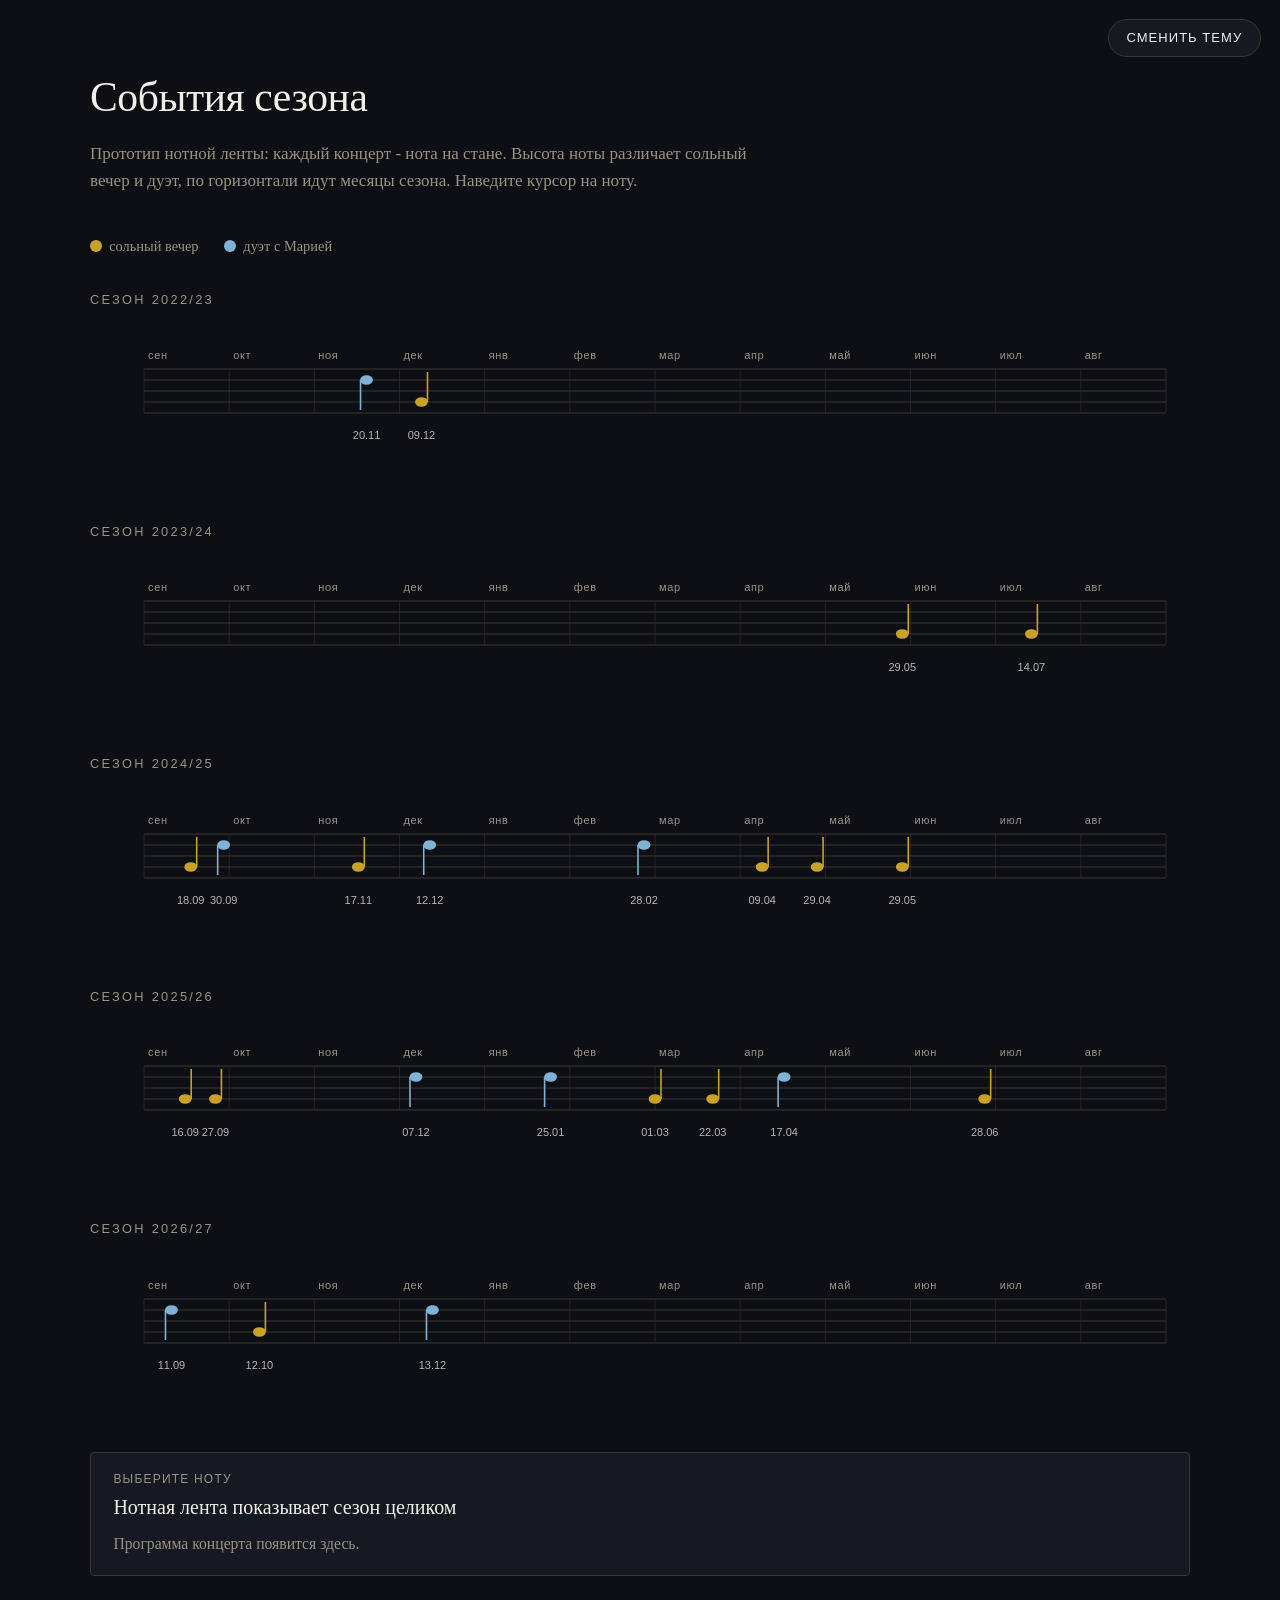
<file: design/notes-lenta/index.html>
<!doctype html>
<html lang="ru">
<head>
<meta charset="utf-8">
<meta name="viewport" content="width=device-width, initial-scale=1">
<meta name="robots" content="noindex, nofollow">
<title>Нотная лента событий - прототип</title>
<style>
  :root {
    --bg: #0e0f14; --ink: #f2efe9; --muted: #9a9384; --line: #3a3630;
    --accent: #c9a227; --accent2: #7fb3d5; --card: #171922;
  }
  body.light {
    --bg: #faf8f4; --ink: #1b1a17; --muted: #6f6a60; --line: #d8d2c6;
    --accent: #9a7b1f; --accent2: #2d6a94; --card: #ffffff;
  }
  * { box-sizing: border-box; margin: 0; padding: 0; }
  body {
    background: var(--bg); color: var(--ink);
    font: 400 17px/1.6 Georgia, "Times New Roman", serif;
    transition: background .4s, color .4s;
    padding: 4rem 1.5rem 6rem;
  }
  .wrap { max-width: 1100px; margin: 0 auto; }
  h1 { font-size: clamp(1.8rem, 4vw, 2.6rem); font-weight: 400; letter-spacing: -.01em; margin-bottom: .6rem; }
  .lead { color: var(--muted); max-width: 42rem; margin-bottom: 2.5rem; }
  .switch {
    position: fixed; right: 1.2rem; top: 1.2rem; z-index: 10;
    font: 500 13px/1 -apple-system, BlinkMacSystemFont, "Segoe UI", sans-serif;
    letter-spacing: .08em; text-transform: uppercase;
    background: var(--card); color: var(--ink); border: 1px solid var(--line);
    padding: .7rem 1.1rem; border-radius: 2rem; cursor: pointer;
  }
  .season { margin-bottom: 3.2rem; }
  .season h2 {
    font-size: .8rem; letter-spacing: .18em; text-transform: uppercase;
    color: var(--muted); font-weight: 500; margin-bottom: .8rem;
    font-family: -apple-system, BlinkMacSystemFont, "Segoe UI", sans-serif;
  }
  svg { width: 100%; height: auto; display: block; overflow: visible; }
  .staff { stroke: var(--line); stroke-width: 1; }
  .barline { stroke: var(--line); stroke-width: 1; opacity: .55; }
  .monthlabel {
    fill: var(--muted); font: 400 11px -apple-system, BlinkMacSystemFont, sans-serif;
    letter-spacing: .06em;
  }
  .note { cursor: pointer; }
  .note .head { fill: var(--accent); transition: opacity .18s ease; }
  .note.duo .head { fill: var(--accent2); }
  .note .stem { stroke: var(--accent); stroke-width: 1.6; }
  .note.duo .stem { stroke: var(--accent2); }
  .note:hover .head { stroke: var(--ink); stroke-width: 2; }
  .note:hover .lbl { opacity: 1; font-weight: 700; }
  .note .lbl { fill: var(--ink); font: 400 11px -apple-system, BlinkMacSystemFont, sans-serif; opacity: .75; }
  .panel {
    margin-top: 1rem; background: var(--card); border: 1px solid var(--line);
    border-radius: 4px; padding: 1.2rem 1.4rem; min-height: 5.4rem;
  }
  .panel .d { font: 500 12px -apple-system, sans-serif; letter-spacing: .1em; color: var(--muted); text-transform: uppercase; }
  .panel .t { font-size: 1.25rem; margin: .3rem 0 .5rem; }
  .panel .p { color: var(--muted); font-size: .98rem; }
  .legend { display: flex; gap: 1.6rem; margin-bottom: 2rem; font-size: .9rem; color: var(--muted); }
  .dot { display: inline-block; width: .75rem; height: .75rem; border-radius: 50%; margin-right: .45rem; vertical-align: -1px; }
  .dot.solo { background: var(--accent); }
  .dot.duo { background: var(--accent2); }
</style>
</head>
<body>
<button class="switch" onclick="document.body.classList.toggle('light')">Сменить тему</button>
<div class="wrap">
  <h1>События сезона</h1>
  <p class="lead">Прототип нотной ленты: каждый концерт - нота на стане. Высота ноты различает сольный вечер и дуэт, по горизонтали идут месяцы сезона. Наведите курсор на ноту.</p>
  <div class="legend">
    <span><span class="dot solo"></span>сольный вечер</span>
    <span><span class="dot duo"></span>дуэт с Марией</span>
  </div>
  <div id="seasons"></div>
  <div class="panel" id="panel">
    <div class="d">выберите ноту</div>
    <div class="t">Нотная лента показывает сезон целиком</div>
    <div class="p">Программа концерта появится здесь.</div>
  </div>
</div>
<script>
const DATA = [
 {
  "date": "2022-11-20",
  "title": "Duokonzert, Christophori",
  "who": "дуэт",
  "prog": "Reger. Variationen und Fuge über ein Thema von Mozart Op. 132; Bruch. Fantasie für 2 Klaviere Op. 11; Debussy. En blanc et noir; Saint-Saens. Danse macabre; Busoni. Duettino concertante; Brahms. Variationen über ein Thema von Haydn; на бис Lutoslawski"
 },
 {
  "date": "2022-12-09",
  "title": "Rezital, Christophori",
  "who": "Георгий",
  "prog": "Bach. Partita No. 1 B-Dur BWV 825; Tschaikowski. Die Jahreszeiten Op. 37bis"
 },
 {
  "date": "2024-05-29",
  "title": "Rezital, Christophori",
  "who": "Георгий",
  "prog": "«Meisterwerke der deutschen Klassik und Romantik»: Beethoven. Sonate No. 1 f-moll Op. 2 No. 1; Beethoven. Sonate No. 6 F-Dur Op. 10 No. 2; Schumann. Humoreske Op. 20"
 },
 {
  "date": "2024-07-14",
  "title": "Konzert, Christophori",
  "who": "Георгий",
  "prog": "французская программа, состав уточнить"
 },
 {
  "date": "2024-09-18",
  "title": "Rezital, Christophori",
  "who": "Георгий",
  "prog": "программы нет"
 },
 {
  "date": "2024-09-30",
  "title": "Duokonzert",
  "who": "дуэт",
  "prog": "Mozart. Sonate D-Dur; Ravel. Rhapsodie espagnole; Prokofiev. Cinderella"
 },
 {
  "date": "2024-11-17",
  "title": "Rezital, Christophori",
  "who": "Георгий",
  "prog": "Mozart. Sonate c-moll KV 457; Tschaikowski. Die Jahreszeiten Op. 37a"
 },
 {
  "date": "2024-12-12",
  "title": "Duokonzert, Christophori",
  "who": "дуэт",
  "prog": "Bach. Partita No. 1 B-Dur BWV 825; Beethoven. Sonate No. 5 Op. 10 No. 1; Schumann. Humoreske Op. 20 B-Dur"
 },
 {
  "date": "2025-02-28",
  "title": "Duokonzert, Christophori",
  "who": "дуэт",
  "prog": "Bruch. Fantasie für 2 Klaviere Op. 11; Debussy. En blanc et noir; Saint-Saens. Danse macabre; Busoni. Duettino concertante; Brahms. Variationen über ein Thema von Haydn; на бис Lutoslawski"
 },
 {
  "date": "2025-04-09",
  "title": "Концерт с Державиной",
  "who": "Георгий",
  "prog": "Haydn. Variationen «Il Maestro e lo Scolare»; Schubert. 4 Polonaises Op. 599; Debussy. Suite"
 },
 {
  "date": "2025-04-29",
  "title": "Rezital, Christophori",
  "who": "Георгий",
  "prog": "Beethoven. Sonate Pathétique; Beethoven. Mondschein-Sonate; далее по переписке уточнить вторую часть"
 },
 {
  "date": "2025-05-29",
  "title": "Rezital, Christophori",
  "who": "Георгий",
  "prog": "Schubert. Sonate B-Dur; Rachmaninow. 3 Moments musicaux Op. 16; Variationen über ein Thema von Corelli Op. 42"
 },
 {
  "date": "2025-09-16",
  "title": "Rezital «Hommage à Lipatti», Christophori",
  "who": "Георгий",
  "prog": "Bach. Partita No. 1 B-Dur; Chopin. Walzer (выборка); Schubert. Impromptus D. 899; Bach-Busoni. Ich ruf zu dir, Herr Jesu Christ"
 },
 {
  "date": "2025-09-27",
  "title": "Rezital, Lüneburg",
  "who": "Георгий",
  "prog": "«3 Genies. 3 Freunde. 3 Wege»"
 },
 {
  "date": "2025-12-07",
  "title": "Duokonzert, Christophori",
  "who": "дуэт",
  "prog": "программы нет"
 },
 {
  "date": "2026-01-25",
  "title": "Duokonzert, Christophori",
  "who": "дуэт",
  "prog": "Bruch. Fantasie für 2 Klaviere Op. 11; Debussy. En blanc et noir; Saint-Saens. Danse macabre; Busoni. Duettino concertante; Brahms. Variationen über ein Thema von Haydn"
 },
 {
  "date": "2026-03-01",
  "title": "Rezital, Christophori",
  "who": "Георгий",
  "prog": "Mozart. Sonate B-Dur KV 333; Bartok. Suite Op. 14; Schumann. Humoreske Op. 20"
 },
 {
  "date": "2026-03-22",
  "title": "Rezital, Christophori",
  "who": "Георгий",
  "prog": "программы нет"
 },
 {
  "date": "2026-04-17",
  "title": "Duokonzert",
  "who": "дуэт",
  "prog": "Schumann. 6 Studien in kanonischer Form Op. 56; Rosenblatt. Fantasie über Themen aus Carmen"
 },
 {
  "date": "2026-06-28",
  "title": "Rezital, Christophori",
  "who": "Георгий",
  "prog": "Chopin. 10 Mazurkas; Chopin. Sonate No. 2 b-moll Op. 35; Schumann. Carnaval Op. 9"
 },
 {
  "date": "2026-09-11",
  "title": "Duokonzert, Christophori",
  "who": "дуэт",
  "prog": "Brahms. Sonate für 2 Klaviere Op. 34b; Milhaud. Scaramouche Op. 165b; Debussy. En blanc et noir"
 },
 {
  "date": "2026-10-12",
  "title": "Konzert, Christophori",
  "who": "Георгий",
  "prog": "подтверждено Георгием. Из переписки: первое отделение серьёзное, второе развлекательное, звучал Schubert-Prokofiev. Walzer. Полный состав уточнить"
 },
 {
  "date": "2026-12-13",
  "title": "Duokonzert, Christophori",
  "who": "дуэт",
  "prog": "подтверждено Георгием. Из переписки: Tschaikowski-Gromov. Nussknacker; Prokofiev-Pletnev. Cinderella. Уточнить, что ещё в программе"
 }
];

const MONTHS = ['сентябрь','октябрь','ноябрь','декабрь','январь','февраль','март','апрель','май','июнь','июль','август'];
function seasonOf(iso) {
  const [y, m] = iso.split('-').map(Number);
  return m >= 9 ? y : y - 1;
}
function seasonPos(iso) {
  const [y, m, d] = iso.split('-').map(Number);
  const idx = m >= 9 ? m - 9 : m + 3;
  return idx + (d - 1) / 31;
}
const groups = {};
DATA.forEach(e => { (groups[seasonOf(e.date)] = groups[seasonOf(e.date)] || []).push(e); });

const W = 1100, LEFT = 54, RIGHT = 24, TOP = 46, GAP = 11, H = TOP + GAP * 4 + 58;
const host = document.getElementById('seasons');
const panel = document.getElementById('panel');

Object.keys(groups).sort().forEach(season => {
  const items = groups[season].sort((a, b) => a.date.localeCompare(b.date));
  const box = document.createElement('div');
  box.className = 'season';
  box.innerHTML = '<h2>Сезон ' + season + '/' + String(Number(season) + 1).slice(2) + '</h2>';
  const svg = document.createElementNS('http://www.w3.org/2000/svg', 'svg');
  svg.setAttribute('viewBox', '0 0 ' + W + ' ' + H);
  const inner = W - LEFT - RIGHT;
  let s = '';
  for (let i = 0; i < 5; i++) {
    const y = TOP + i * GAP;
    s += '<line class="staff" x1="' + LEFT + '" y1="' + y + '" x2="' + (W - RIGHT) + '" y2="' + y + '"/>';
  }
  for (let m = 0; m <= 12; m++) {
    const x = LEFT + inner * (m / 12);
    s += '<line class="barline" x1="' + x + '" y1="' + TOP + '" x2="' + x + '" y2="' + (TOP + GAP * 4) + '"/>';
    if (m < 12) s += '<text class="monthlabel" x="' + (x + 4) + '" y="' + (TOP - 10) + '">' + MONTHS[m].slice(0, 3) + '</text>';
  }
  items.forEach((e, i) => {
    const x = LEFT + inner * (seasonPos(e.date) / 12);
    const duo = /дуэт/i.test(e.who);
    const y = duo ? TOP + GAP * 1 : TOP + GAP * 3;
    const stemUp = !duo;
    const d = e.date.split('-');
    s += '<g class="note ' + (duo ? 'duo' : 'solo') + '" data-i="' + i + '">'
      + '<ellipse class="head" cx="' + x + '" cy="' + y + '" rx="6.4" ry="4.8"/>'
      + '<line class="stem" x1="' + (x + (stemUp ? 6 : -6)) + '" y1="' + y + '" x2="' + (x + (stemUp ? 6 : -6)) + '" y2="' + (y + (stemUp ? -30 : 30)) + '"/>'
      + '<text class="lbl" x="' + x + '" y="' + (TOP + GAP * 4 + 26) + '" text-anchor="middle">' + d[2] + '.' + d[1] + '</text>'
      + '</g>';
  });
  svg.innerHTML = s;
  box.appendChild(svg);
  host.appendChild(box);
  svg.querySelectorAll('.note').forEach(n => {
    n.addEventListener('mouseenter', () => show(items[+n.dataset.i]));
    n.addEventListener('click', () => show(items[+n.dataset.i]));
  });
});

function show(e) {
  const [y, m, d] = e.date.split('-');
  panel.querySelector('.d').textContent = d + '.' + m + '.' + y + ' · ' + e.who;
  panel.querySelector('.t').textContent = e.title;
  panel.querySelector('.p').textContent = e.prog && e.prog !== '-' ? e.prog : 'Программа уточняется.';
}
</script>
</body>
</html>
</file>
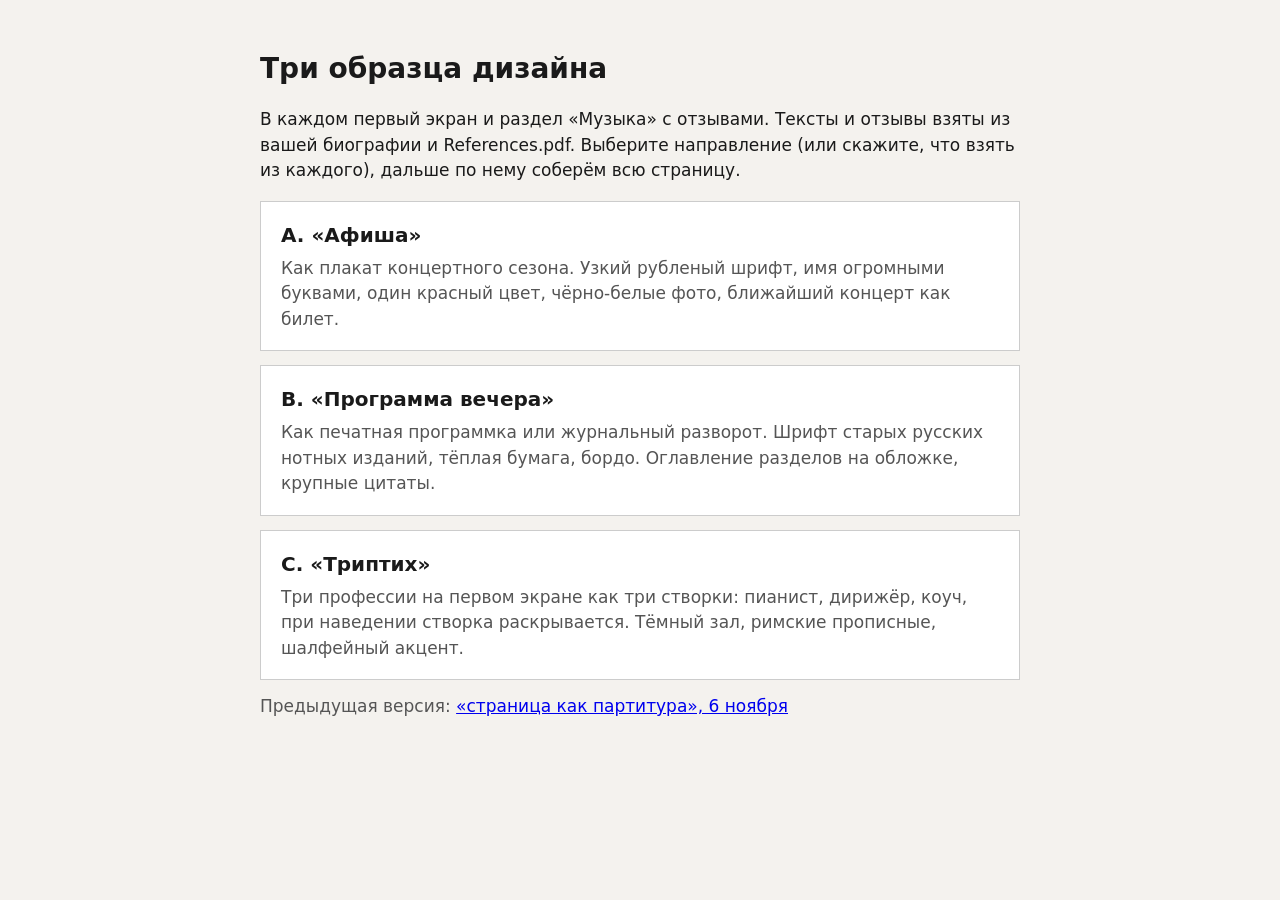
<file: design/obrazcy-2026-11/index.html>
<!doctype html>
<html lang="ru">
<head>
<meta charset="utf-8">
<meta name="viewport" content="width=device-width, initial-scale=1">
<meta name="robots" content="noindex, nofollow">
<title>Образцы дизайна, ноябрь 2026</title>
<style>
body{margin:0;background:#f4f2ee;color:#1a1a1a;font:17px/1.5 system-ui,sans-serif}
.w{max-width:760px;margin:0 auto;padding:48px 16px}
h1{font-size:28px;margin:0 0 8px}
a.card{display:block;border:1px solid #ccc;background:#fff;color:inherit;text-decoration:none;padding:18px 20px;margin:14px 0}
a.card:hover{border-color:#1a1a1a}
a.card b{font-size:20px}
p.s{color:#555;margin:6px 0 0}
</style>
</head>
<body>
<div class="w">
<h1>Три образца дизайна</h1>
<p>В каждом первый экран и раздел «Музыка» с отзывами. Тексты и отзывы взяты из вашей биографии и References.pdf. Выберите направление (или скажите, что взять из каждого), дальше по нему соберём всю страницу.</p>
<a class="card" href="a-afisha/"><b>A. «Афиша»</b><p class="s">Как плакат концертного сезона. Узкий рубленый шрифт, имя огромными буквами, один красный цвет, чёрно-белые фото, ближайший концерт как билет.</p></a>
<a class="card" href="b-programma/"><b>B. «Программа вечера»</b><p class="s">Как печатная программка или журнальный разворот. Шрифт старых русских нотных изданий, тёплая бумага, бордо. Оглавление разделов на обложке, крупные цитаты.</p></a>
<a class="card" href="c-triptih/"><b>C. «Триптих»</b><p class="s">Три профессии на первом экране как три створки: пианист, дирижёр, коуч, при наведении створка раскрывается. Тёмный зал, римские прописные, шалфейный акцент.</p></a>
<p class="s">Предыдущая версия: <a href="../v2-partitura/">«страница как партитура», 6 ноября</a></p>
</div>
</body>
</html>
</file>
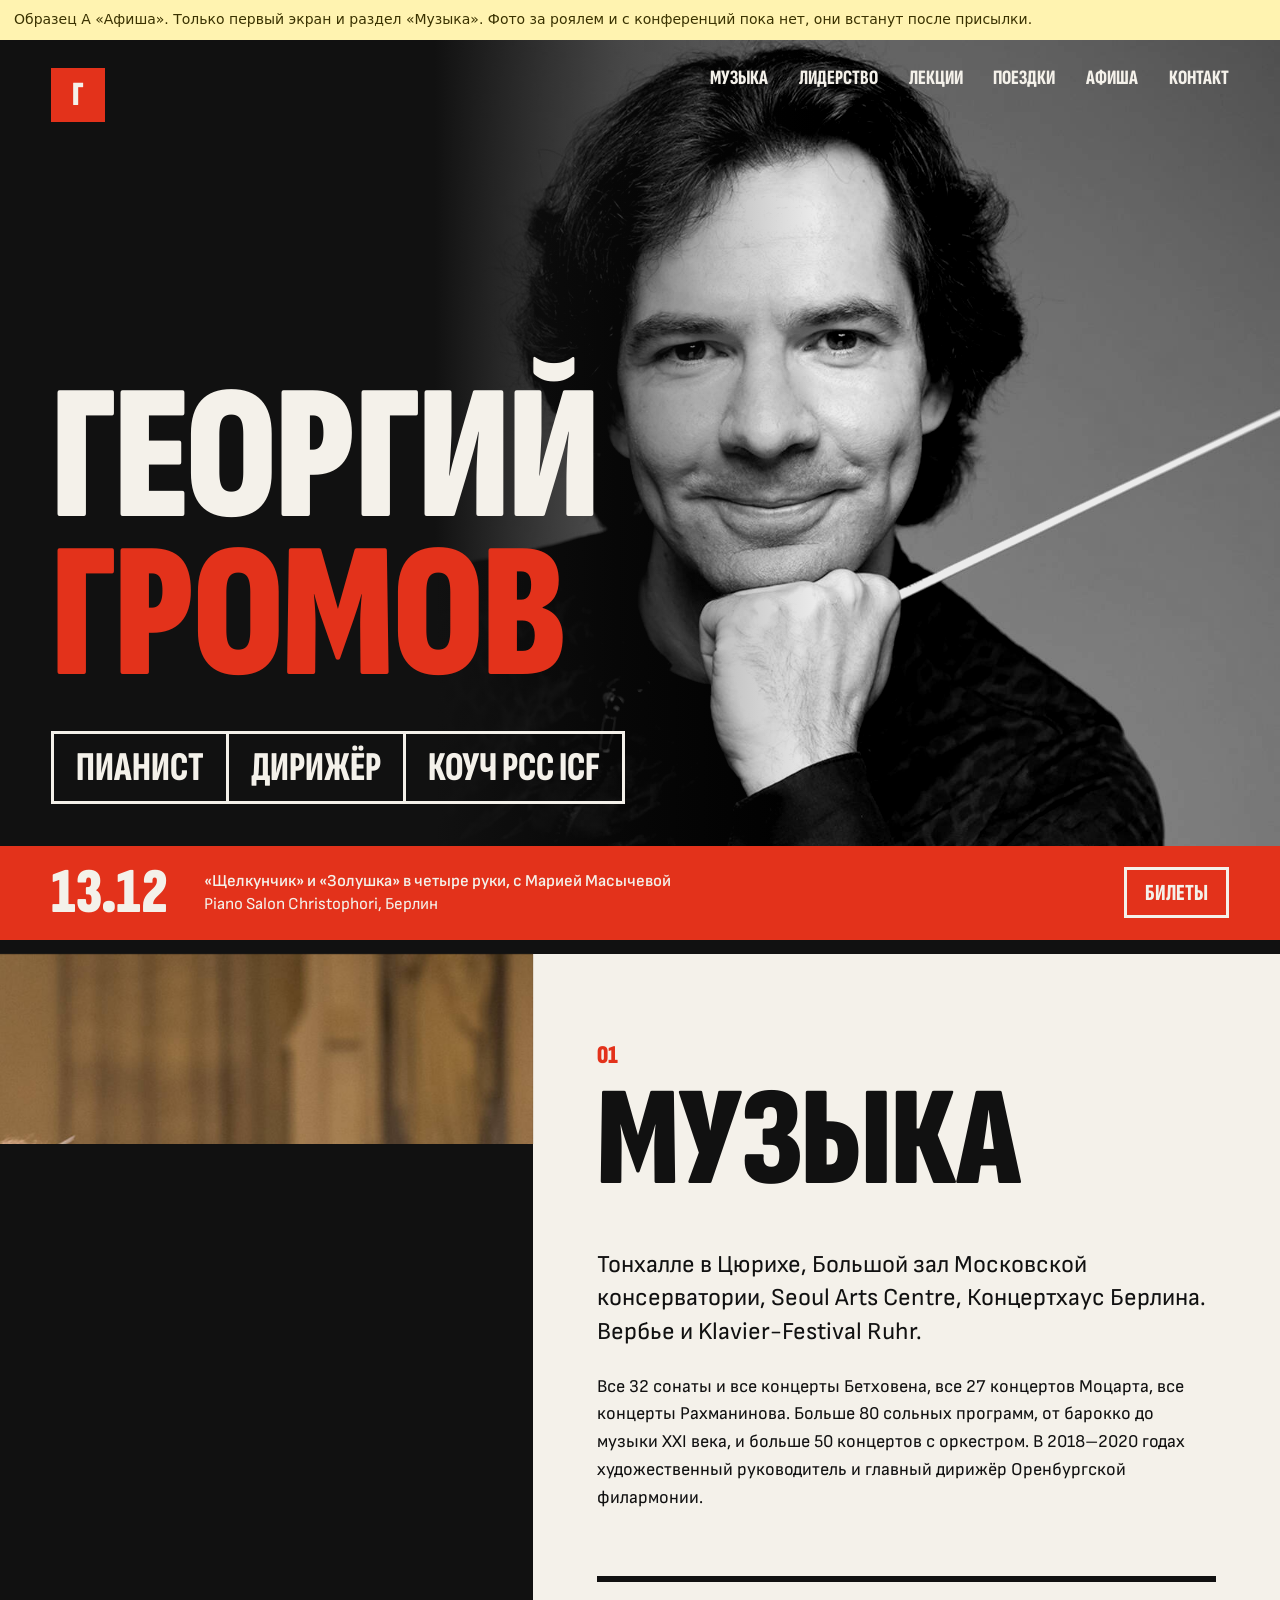
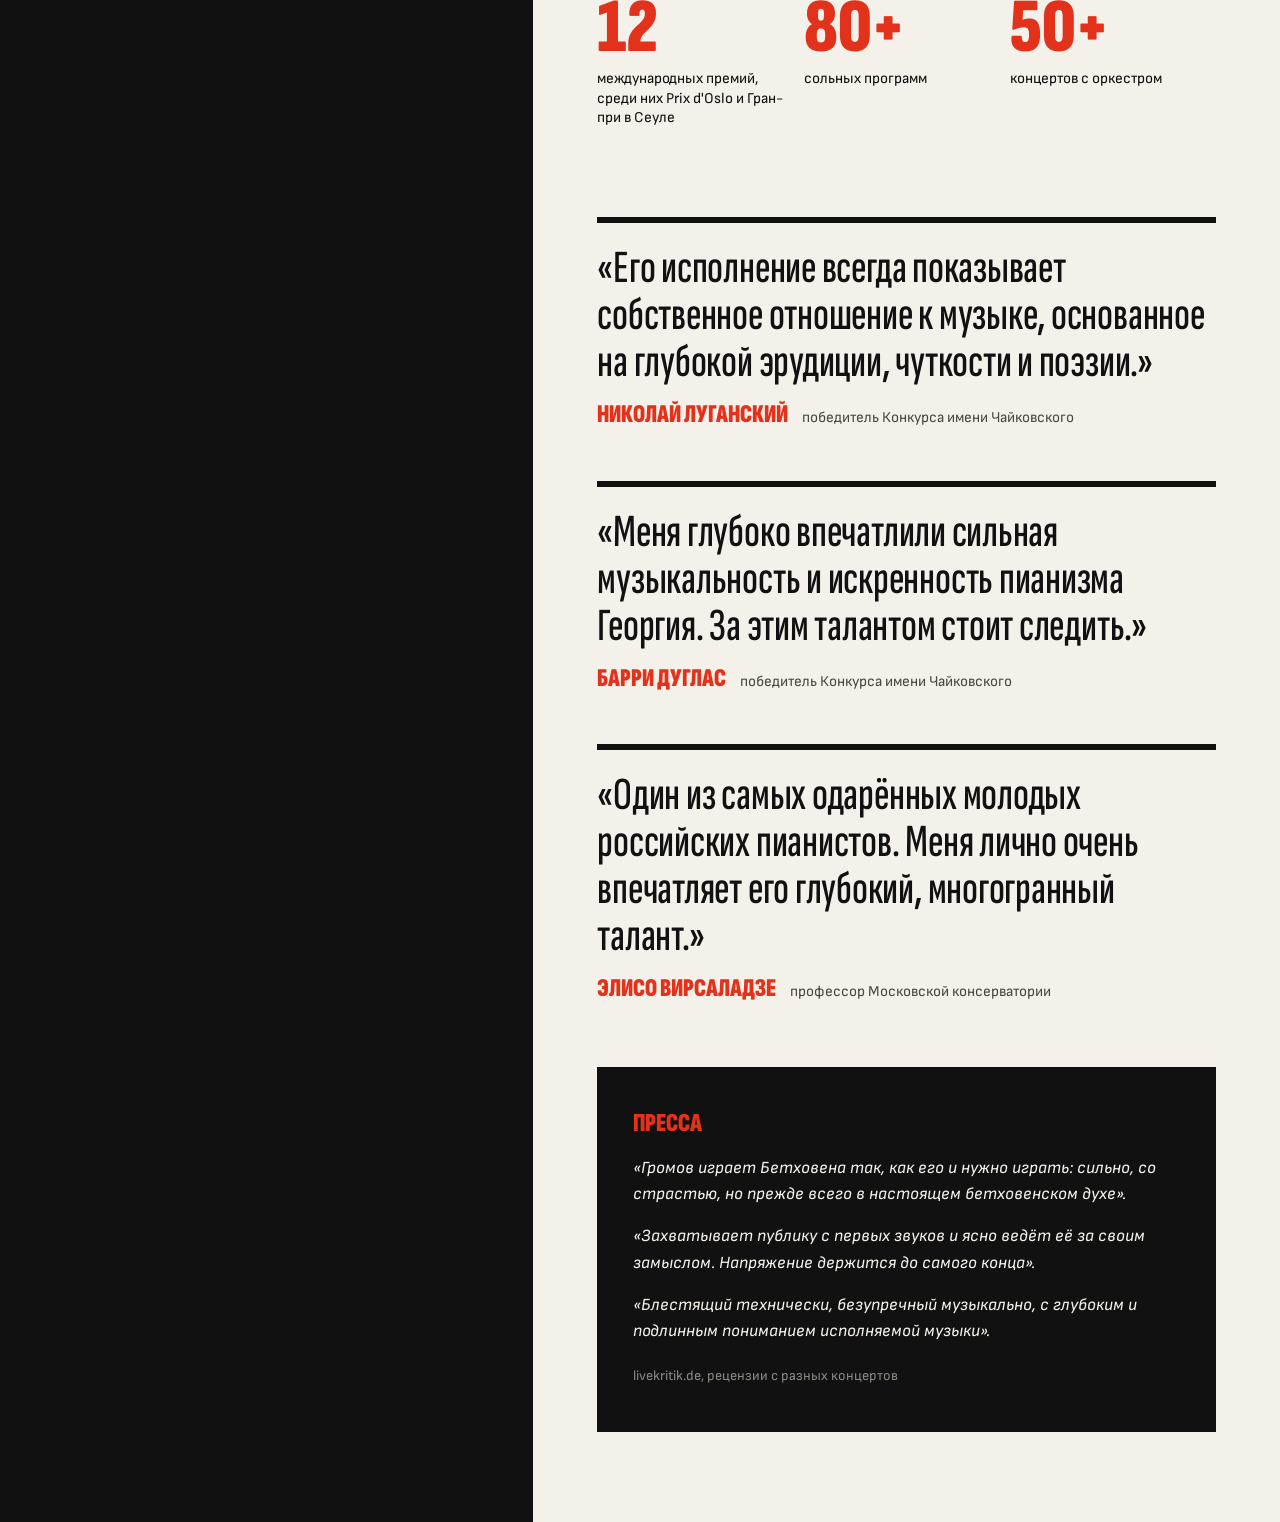
<file: design/obrazcy-2026-11/a-afisha/index.html>
<!doctype html>
<html lang="ru">
<head>
<meta charset="utf-8">
<meta name="viewport" content="width=device-width, initial-scale=1">
<meta name="robots" content="noindex, nofollow">
<title>Георгий Громов — образец A «Афиша»</title>
<link rel="preconnect" href="https://fonts.googleapis.com">
<link rel="preconnect" href="https://fonts.gstatic.com" crossorigin>
<link href="https://fonts.googleapis.com/css2?family=Sofia+Sans+Extra+Condensed:wght@500;800;900&family=Sofia+Sans:ital,wght@0,400;0,600;1,400&display=swap" rel="stylesheet">
<style>
:root{
  --red:#E3321B; --black:#111111; --white:#F4F1EA; --grey:#8B8882;
}
*{box-sizing:border-box}
html{-webkit-text-size-adjust:100%}
body{margin:0;background:var(--white);color:var(--black);font:400 18px/1.55 'Sofia Sans',system-ui,sans-serif}
img{display:block;max-width:100%}
.cond{font-family:'Sofia Sans Extra Condensed',sans-serif;text-transform:uppercase;line-height:.82;letter-spacing:-.01em}

/* ---------- первый экран: плакат ---------- */
.poster{position:relative;min-height:100svh;display:grid;grid-template-columns:1fr;background:var(--black);color:var(--white);overflow:hidden}
.poster .photo{position:absolute;inset:0 0 0 34%}
.poster .photo img{width:100%;height:100%;object-fit:cover;object-position:62% 30%;filter:grayscale(1) contrast(1.12) brightness(.92)}
.poster .photo::after{content:"";position:absolute;inset:0;background:linear-gradient(90deg,rgba(17,17,17,1) 0%,rgba(17,17,17,.4) 22%,rgba(17,17,17,0) 45%)}
.poster-in{position:relative;z-index:1;display:flex;flex-direction:column;justify-content:space-between;min-height:100svh;padding:28px clamp(16px,4vw,56px) 0}
.topbar{display:flex;justify-content:space-between;align-items:flex-start;gap:16px}
.mark{width:54px;height:54px;background:var(--red);color:var(--white);display:grid;place-items:center;font:900 34px/1 'Sofia Sans Extra Condensed'}
.menu{display:flex;gap:clamp(14px,2.4vw,34px);flex-wrap:wrap;justify-content:flex-end}
.menu a{color:var(--white);text-decoration:none;font:800 clamp(17px,1.6vw,22px)/1 'Sofia Sans Extra Condensed';text-transform:uppercase}
.menu a:hover{color:var(--red)}
h1{margin:0;font-weight:900;font-size:clamp(84px,15vw,250px)}
h1 span{display:block}
h1 span+span{color:var(--red)}
.roles{display:flex;flex-wrap:wrap;margin-top:clamp(18px,3vw,36px)}
.roles div{font:800 clamp(22px,3.2vw,46px)/1 'Sofia Sans Extra Condensed';text-transform:uppercase;padding:14px 22px 12px;border:3px solid var(--white);margin:0 -3px -3px 0}
.ticket{display:grid;grid-template-columns:auto 1fr auto;align-items:center;gap:clamp(14px,3vw,40px);background:var(--red);color:var(--white);margin:clamp(28px,5vh,56px) calc(-1 * clamp(16px,4vw,56px)) 0;padding:18px clamp(16px,4vw,56px)}
.ticket .d{font:900 clamp(34px,5vw,64px)/.9 'Sofia Sans Extra Condensed'}
.ticket .w{font-size:clamp(15px,1.3vw,18px);line-height:1.35}
.ticket .w b{display:block;font-weight:600}
.ticket a{color:var(--white);font:800 clamp(18px,1.8vw,24px)/1 'Sofia Sans Extra Condensed';text-transform:uppercase;text-decoration:none;border:3px solid var(--white);padding:12px 18px 10px;white-space:nowrap}
.ticket a:hover{background:var(--white);color:var(--red)}

/* ---------- раздел «Музыка» ---------- */
.music{display:grid;grid-template-columns:minmax(0,5fr) minmax(0,7fr);border-top:14px solid var(--black)}
.music .pic{position:relative;min-height:100%;background:var(--black)}
.music .pic img{position:sticky;top:0;width:100%;height:100svh;object-fit:cover;object-position:50% 30%}
.music .txt{padding:clamp(40px,7vw,110px) clamp(16px,5vw,80px)}
.num{font:900 clamp(20px,2vw,26px)/1 'Sofia Sans Extra Condensed';color:var(--red)}
.music h2{margin:.1em 0 .35em;font-size:clamp(76px,11vw,180px);font-weight:900}
.lead{font-size:clamp(21px,1.9vw,27px);line-height:1.38;max-width:30em;margin:0 0 1em}
.music p{max-width:34em}
.facts{display:grid;grid-template-columns:repeat(3,1fr);margin:clamp(34px,5vw,64px) 0;border-top:6px solid var(--black)}
.facts div{padding:14px 14px 0 0}
.facts b{display:block;font:900 clamp(54px,6vw,96px)/.85 'Sofia Sans Extra Condensed';color:var(--red)}
.facts span{font-size:15px;line-height:1.3;display:block;margin-top:8px}

.voices{margin-top:clamp(48px,7vw,96px)}
.voice{border-top:6px solid var(--black);padding:22px 0 clamp(34px,4vw,52px)}
.voice q{display:block;quotes:none;font:500 clamp(30px,3.6vw,54px)/1.02 'Sofia Sans Extra Condensed';text-transform:none;letter-spacing:-.005em}
.voice q::before{content:"«"}.voice q::after{content:"»"}
.who{margin-top:16px;display:flex;flex-wrap:wrap;gap:4px 14px;align-items:baseline}
.who b{font:900 clamp(22px,2vw,28px)/1 'Sofia Sans Extra Condensed';text-transform:uppercase;color:var(--red)}
.who span{font-size:15px;color:#4a4844}
.press{background:var(--black);color:var(--white);padding:clamp(28px,4vw,44px) clamp(16px,3vw,36px);margin-top:12px}
.press h3{margin:0 0 18px;font:900 26px/1 'Sofia Sans Extra Condensed';text-transform:uppercase;color:var(--red)}
.press p{margin:0 0 16px;font-style:italic;font-size:17px;max-width:none}
.press small{color:var(--grey);font-size:14px}

.note{background:#fff3b0;color:#3a3200;font:14px/1.4 system-ui,sans-serif;padding:10px 14px;margin:0}

@media (max-width:820px){
  .poster .photo{inset:0}
  .poster .photo img{object-position:70% 25%}
  .poster .photo::after{background:linear-gradient(0deg,rgba(17,17,17,.9) 0%,rgba(17,17,17,.4) 55%,rgba(17,17,17,.15) 100%)}
  .menu{display:none}
  .ticket{grid-template-columns:1fr;gap:10px}
  .ticket a{justify-self:start}
  .music{grid-template-columns:1fr}
  .music .pic img{position:static;height:70svh}
  .facts{grid-template-columns:1fr 1fr 1fr}
  .facts b{font-size:48px}
}
</style>
</head>
<body>
<p class="note">Образец A «Афиша». Только первый экран и раздел «Музыка». Фото за роялем и с конференций пока нет, они встанут после присылки.</p>

<header class="poster">
  <div class="photo"><img src="../foto/h4.jpg" alt="Георгий Громов с дирижёрской палочкой"></div>
  <div class="poster-in">
    <div class="topbar">
      <div class="mark">Г</div>
      <nav class="menu"><a href="#muzyka">Музыка</a><a href="#">Лидерство</a><a href="#">Лекции</a><a href="#">Поездки</a><a href="#">Афиша</a><a href="#">Контакт</a></nav>
    </div>
    <div>
      <h1 class="cond"><span>Георгий</span><span>Громов</span></h1>
      <div class="roles"><div>Пианист</div><div>Дирижёр</div><div>Коуч PCC ICF</div></div>
      <div class="ticket">
        <div class="d cond">13.12</div>
        <div class="w"><b>«Щелкунчик» и «Золушка» в четыре руки, с Марией Масычевой</b>Piano Salon Christophori, Берлин</div>
        <a href="#">Билеты</a>
      </div>
    </div>
  </div>
</header>

<section class="music" id="muzyka">
  <div class="pic"><img src="../foto/h3.jpg" alt="Георгий Громов дирижирует оркестром"></div>
  <div class="txt">
    <div class="num">01</div>
    <h2 class="cond">Музыка</h2>
    <p class="lead">Тонхалле в Цюрихе, Большой зал Московской консерватории, Seoul Arts Centre, Концертхаус Берлина. Вербье и Klavier-Festival Ruhr.</p>
    <p>Все 32 сонаты и все концерты Бетховена, все 27 концертов Моцарта, все концерты Рахманинова. Больше 80 сольных программ, от барокко до музыки XXI века, и больше 50 концертов с оркестром. В 2018–2020 годах художественный руководитель и главный дирижёр Оренбургской филармонии.</p>

    <div class="facts">
      <div><b>12</b><span>международных премий, среди них Prix d'Oslo и Гран-при в Сеуле</span></div>
      <div><b>80+</b><span>сольных программ</span></div>
      <div><b>50+</b><span>концертов с оркестром</span></div>
    </div>

    <div class="voices">
      <div class="voice">
        <q>Его исполнение всегда показывает собственное отношение к музыке, основанное на глубокой эрудиции, чуткости и поэзии.</q>
        <div class="who"><b>Николай Луганский</b><span>победитель Конкурса имени Чайковского</span></div>
      </div>
      <div class="voice">
        <q>Меня глубоко впечатлили сильная музыкальность и искренность пианизма Георгия. За этим талантом стоит следить.</q>
        <div class="who"><b>Барри Дуглас</b><span>победитель Конкурса имени Чайковского</span></div>
      </div>
      <div class="voice">
        <q>Один из самых одарённых молодых российских пианистов. Меня лично очень впечатляет его глубокий, многогранный талант.</q>
        <div class="who"><b>Элисо Вирсаладзе</b><span>профессор Московской консерватории</span></div>
      </div>
      <div class="press">
        <h3>Пресса</h3>
        <p>«Громов играет Бетховена так, как его и нужно играть: сильно, со страстью, но прежде всего в настоящем бетховенском духе».</p>
        <p>«Захватывает публику с первых звуков и ясно ведёт её за своим замыслом. Напряжение держится до самого конца».</p>
        <p>«Блестящий технически, безупречный музыкально, с глубоким и подлинным пониманием исполняемой музыки».</p>
        <small>livekritik.de, рецензии с разных концертов</small>
      </div>
    </div>
  </div>
</section>
</body>
</html>
</file>
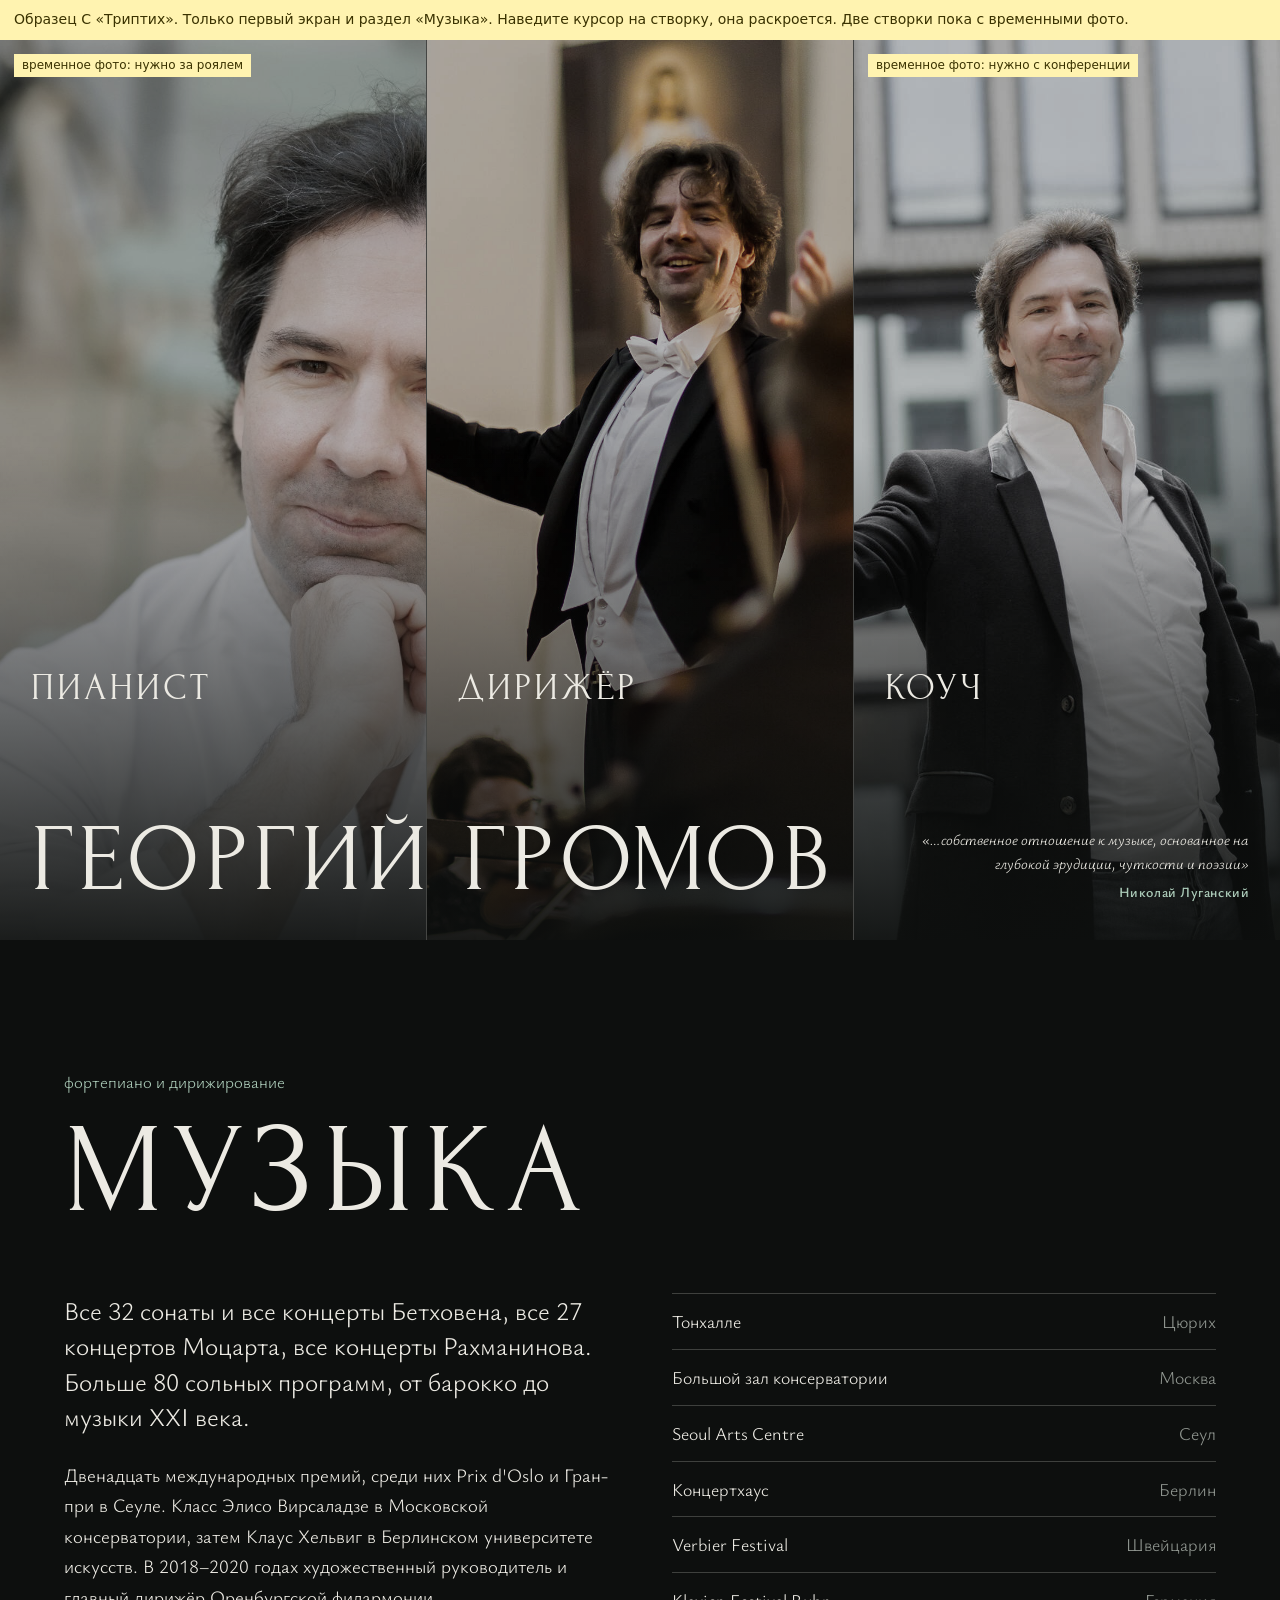
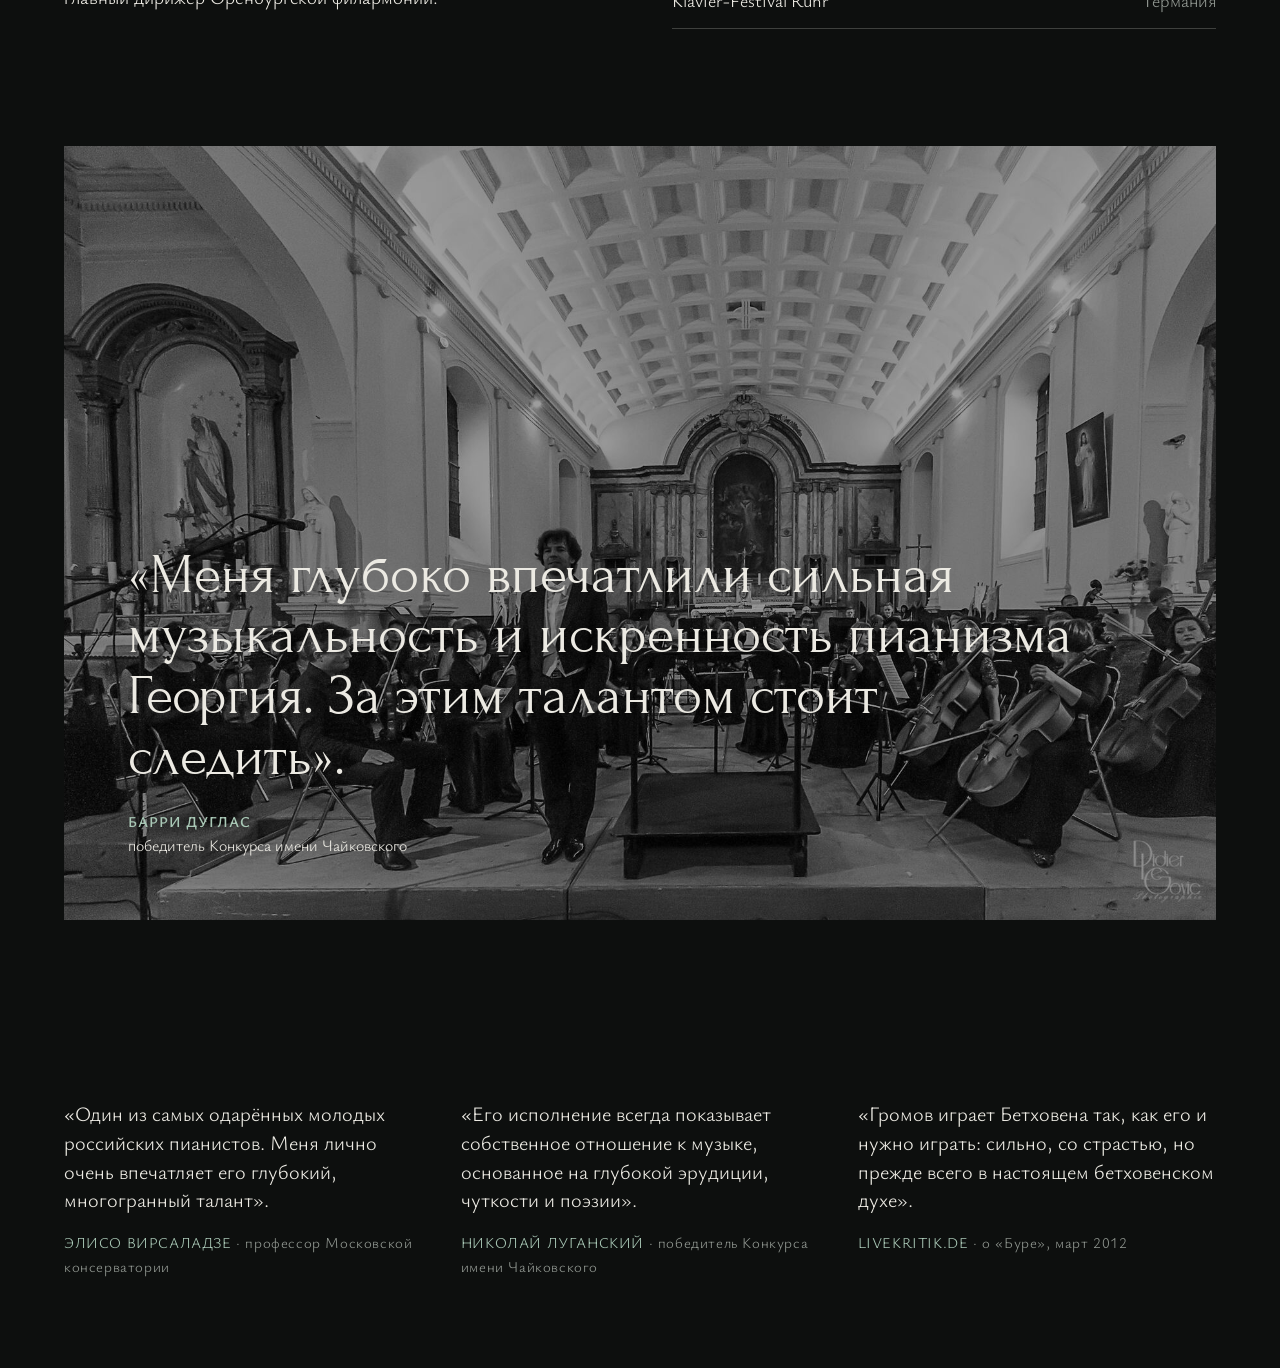
<file: design/obrazcy-2026-11/c-triptih/index.html>
<!doctype html>
<html lang="ru">
<head>
<meta charset="utf-8">
<meta name="viewport" content="width=device-width, initial-scale=1">
<meta name="robots" content="noindex, nofollow">
<title>Георгий Громов — образец C «Триптих»</title>
<link rel="preconnect" href="https://fonts.googleapis.com">
<link rel="preconnect" href="https://fonts.gstatic.com" crossorigin>
<link href="https://fonts.googleapis.com/css2?family=Forum&family=Ysabeau+Office:ital,wght@0,300;0,400;0,600;1,300&display=swap" rel="stylesheet">
<style>
:root{--night:#0D0F0E;--night2:#161917;--chalk:#ECEAE3;--sage:#A9C8B6;--dim:#8F958F}
*{box-sizing:border-box}
html{-webkit-text-size-adjust:100%}
body{margin:0;background:var(--night);color:var(--chalk);font:300 19px/1.6 'Ysabeau Office',system-ui,sans-serif}
img{display:block;max-width:100%}
.roman{font-family:'Forum',serif;text-transform:uppercase;letter-spacing:.08em}

/* ---------- первый экран: три створки ---------- */
.tri{position:relative;height:100svh;min-height:560px;display:flex}
.leaf{position:relative;flex:1;overflow:hidden;transition:flex-grow .7s cubic-bezier(.2,.7,.2,1);text-decoration:none;color:var(--chalk)}
.leaf img{position:absolute;inset:0;width:100%;height:100%;object-fit:cover;filter:saturate(.55) brightness(.78);transition:filter .7s,transform 1.2s}
.leaf::after{content:"";position:absolute;inset:0;background:linear-gradient(0deg,rgba(13,15,14,.92) 0%,rgba(13,15,14,0) 55%)}
.leaf+.leaf{border-left:1px solid rgba(236,234,227,.25)}
.tri:has(.leaf:hover) .leaf{flex-grow:.7}
.tri .leaf:hover{flex-grow:2.2}
.leaf:hover img{filter:saturate(1) brightness(.95);transform:scale(1.03)}
.cap{position:absolute;z-index:2;left:clamp(16px,2.4vw,36px);right:clamp(16px,2.4vw,36px);bottom:clamp(120px,19vh,190px)}
.cap .r{font-size:clamp(28px,3vw,46px);line-height:1}
.cap .s{margin-top:10px;font-size:16px;color:var(--sage);max-width:22em;opacity:.0;transform:translateY(8px);transition:.5s}
.leaf:hover .s,.leaf:focus-visible .s{opacity:1;transform:none}
.wait{position:absolute;z-index:2;top:14px;left:14px;background:#fff3b0;color:#3a3200;font:12px/1.3 system-ui;padding:4px 8px}
.name{position:absolute;z-index:3;left:0;right:0;bottom:0;padding:0 clamp(16px,2.4vw,36px) clamp(22px,4vh,40px);pointer-events:none;display:flex;justify-content:space-between;align-items:flex-end;gap:20px}
.name h1{margin:0;font-weight:400;font-size:clamp(40px,7.4vw,124px);line-height:.9;letter-spacing:.06em}
.name .q{max-width:24em;font-style:italic;font-size:clamp(15px,1.15vw,18px);color:var(--chalk);text-align:right}
.name .q b{display:block;font-style:normal;font-weight:600;color:var(--sage);margin-top:6px;font-size:14px;letter-spacing:.04em}

/* ---------- раздел «Музыка» ---------- */
.music{padding:clamp(70px,10vw,150px) clamp(16px,5vw,80px) clamp(50px,7vw,100px)}
.music .eyebrow{color:var(--sage);font-size:17px}
.music h2{margin:.15em 0 0;font-weight:400;font-size:clamp(64px,10vw,170px);line-height:.9}
.cols{display:grid;grid-template-columns:minmax(0,1fr) minmax(0,1fr);gap:clamp(24px,5vw,90px);margin-top:clamp(30px,5vw,70px)}
.cols .big{font-size:clamp(22px,2vw,30px);line-height:1.38;font-weight:300}
.cols p{margin:0 0 1em}
.halls{list-style:none;margin:0;padding:0;border-top:1px solid rgba(236,234,227,.22)}
.halls li{display:flex;justify-content:space-between;gap:16px;padding:13px 0;border-bottom:1px solid rgba(236,234,227,.22);font-size:18px}
.halls li span:last-child{color:var(--dim)}

.hall{position:relative;margin-top:clamp(60px,9vw,130px);min-height:86svh;display:flex;align-items:flex-end}
.hall img{position:absolute;inset:0;width:100%;height:100%;object-fit:cover;filter:grayscale(1) brightness(.62)}
.hall figure{margin:0}
.hall blockquote{position:relative;z-index:1;margin:0;padding:clamp(24px,5vw,80px);max-width:1100px;font-family:'Forum',serif;font-size:clamp(32px,4.4vw,72px);line-height:1.08}
.hall cite{display:block;margin-top:24px;font:600 15px/1.3 'Ysabeau Office';letter-spacing:.06em;text-transform:uppercase;color:var(--sage)}
.hall cite span{display:block;font-weight:300;text-transform:none;letter-spacing:0;color:var(--chalk);font-size:16px;margin-top:4px}

.more{display:grid;grid-template-columns:repeat(3,minmax(0,1fr));gap:clamp(20px,3vw,48px);padding:clamp(50px,7vw,100px) clamp(16px,5vw,80px)}
.more blockquote{margin:0;font-size:clamp(20px,1.6vw,24px);line-height:1.4}
.more cite{display:block;margin-top:16px;font-style:normal;font-size:15px;color:var(--sage);letter-spacing:.04em}
.more cite span{color:var(--dim)}

.note{background:#fff3b0;color:#3a3200;font:14px/1.4 system-ui,sans-serif;padding:10px 14px;margin:0}

@media (max-width:820px){
  .tri{flex-direction:column;height:auto}
  .leaf{height:52svh;flex:none}
  .leaf+.leaf{border-left:0;border-top:1px solid rgba(236,234,227,.25)}
  .cap{bottom:22px}
  .cap .s{opacity:1;transform:none}
  .name{position:relative;background:var(--night);flex-direction:column;align-items:flex-start;padding-top:28px}
  .name .q{text-align:left}
  .tri:has(.leaf:hover) .leaf,.tri .leaf:hover{flex-grow:0}
  .cols,.more{grid-template-columns:1fr}
}
</style>
</head>
<body>
<p class="note">Образец C «Триптих». Только первый экран и раздел «Музыка». Наведите курсор на створку, она раскроется. Две створки пока с временными фото.</p>

<header class="tri">
  <a class="leaf" href="#muzyka">
    <img src="../foto/gromov-portret-krupno.jpg" alt="Георгий Громов, портрет" style="object-position:50% 25%">
    <span class="wait">временное фото: нужно за роялем</span>
    <div class="cap"><div class="r roman">Пианист</div><div class="s">Сольные программы, дуэт с Марией Масычевой, концерты с оркестром</div></div>
  </a>
  <a class="leaf" href="#muzyka">
    <img src="../foto/p3.jpg" alt="Георгий Громов дирижирует" style="object-position:40% 25%">
    <div class="cap"><div class="r roman">Дирижёр</div><div class="s">Симфонический и камерный репертуар, мастер-классы для дирижёров</div></div>
  </a>
  <a class="leaf" href="#">
    <img src="../foto/h1.jpg" alt="Георгий Громов с палочкой на улице" style="object-position:55% 30%">
    <span class="wait">временное фото: нужно с конференции</span>
    <div class="cap"><div class="r roman">Коуч</div><div class="s">PCC ICF. Мастер-класс с живым оркестром для руководителей</div></div>
  </a>
  <div class="name">
    <h1 class="roman">Георгий Громов</h1>
    <div class="q">«…собственное отношение к музыке, основанное на глубокой эрудиции, чуткости и поэзии»<b>Николай Луганский</b></div>
  </div>
</header>

<section class="music" id="muzyka">
  <div class="eyebrow">фортепиано и дирижирование</div>
  <h2 class="roman">Музыка</h2>
  <div class="cols">
    <div>
      <p class="big">Все 32 сонаты и все концерты Бетховена, все 27 концертов Моцарта, все концерты Рахманинова. Больше 80 сольных программ, от барокко до музыки XXI века.</p>
      <p>Двенадцать международных премий, среди них Prix d'Oslo и Гран-при в Сеуле. Класс Элисо Вирсаладзе в Московской консерватории, затем Клаус Хельвиг в Берлинском университете искусств. В 2018–2020 годах художественный руководитель и главный дирижёр Оренбургской филармонии.</p>
    </div>
    <ul class="halls">
      <li><span>Тонхалле</span><span>Цюрих</span></li>
      <li><span>Большой зал консерватории</span><span>Москва</span></li>
      <li><span>Seoul Arts Centre</span><span>Сеул</span></li>
      <li><span>Концертхаус</span><span>Берлин</span></li>
      <li><span>Verbier Festival</span><span>Швейцария</span></li>
      <li><span>Klavier-Festival Ruhr</span><span>Германия</span></li>
    </ul>
  </div>

  <div class="hall">
    <img src="../foto/h5.jpg" alt="Оркестр перед концертом, Георгий Громов у пульта">
    <blockquote>«Меня глубоко впечатлили сильная музыкальность и искренность пианизма Георгия. За этим талантом стоит следить».
      <cite>Барри Дуглас<span>победитель Конкурса имени Чайковского</span></cite>
    </blockquote>
  </div>
</section>

<div class="more">
  <div><blockquote>«Один из самых одарённых молодых российских пианистов. Меня лично очень впечатляет его глубокий, многогранный талант».</blockquote><cite>ЭЛИСО ВИРСАЛАДЗЕ <span>· профессор Московской консерватории</span></cite></div>
  <div><blockquote>«Его исполнение всегда показывает собственное отношение к музыке, основанное на глубокой эрудиции, чуткости и поэзии».</blockquote><cite>НИКОЛАЙ ЛУГАНСКИЙ <span>· победитель Конкурса имени Чайковского</span></cite></div>
  <div><blockquote>«Громов играет Бетховена так, как его и нужно играть: сильно, со страстью, но прежде всего в настоящем бетховенском духе».</blockquote><cite>LIVEKRITIK.DE <span>· о «Буре», март 2012</span></cite></div>
</div>
</body>
</html>
</file>
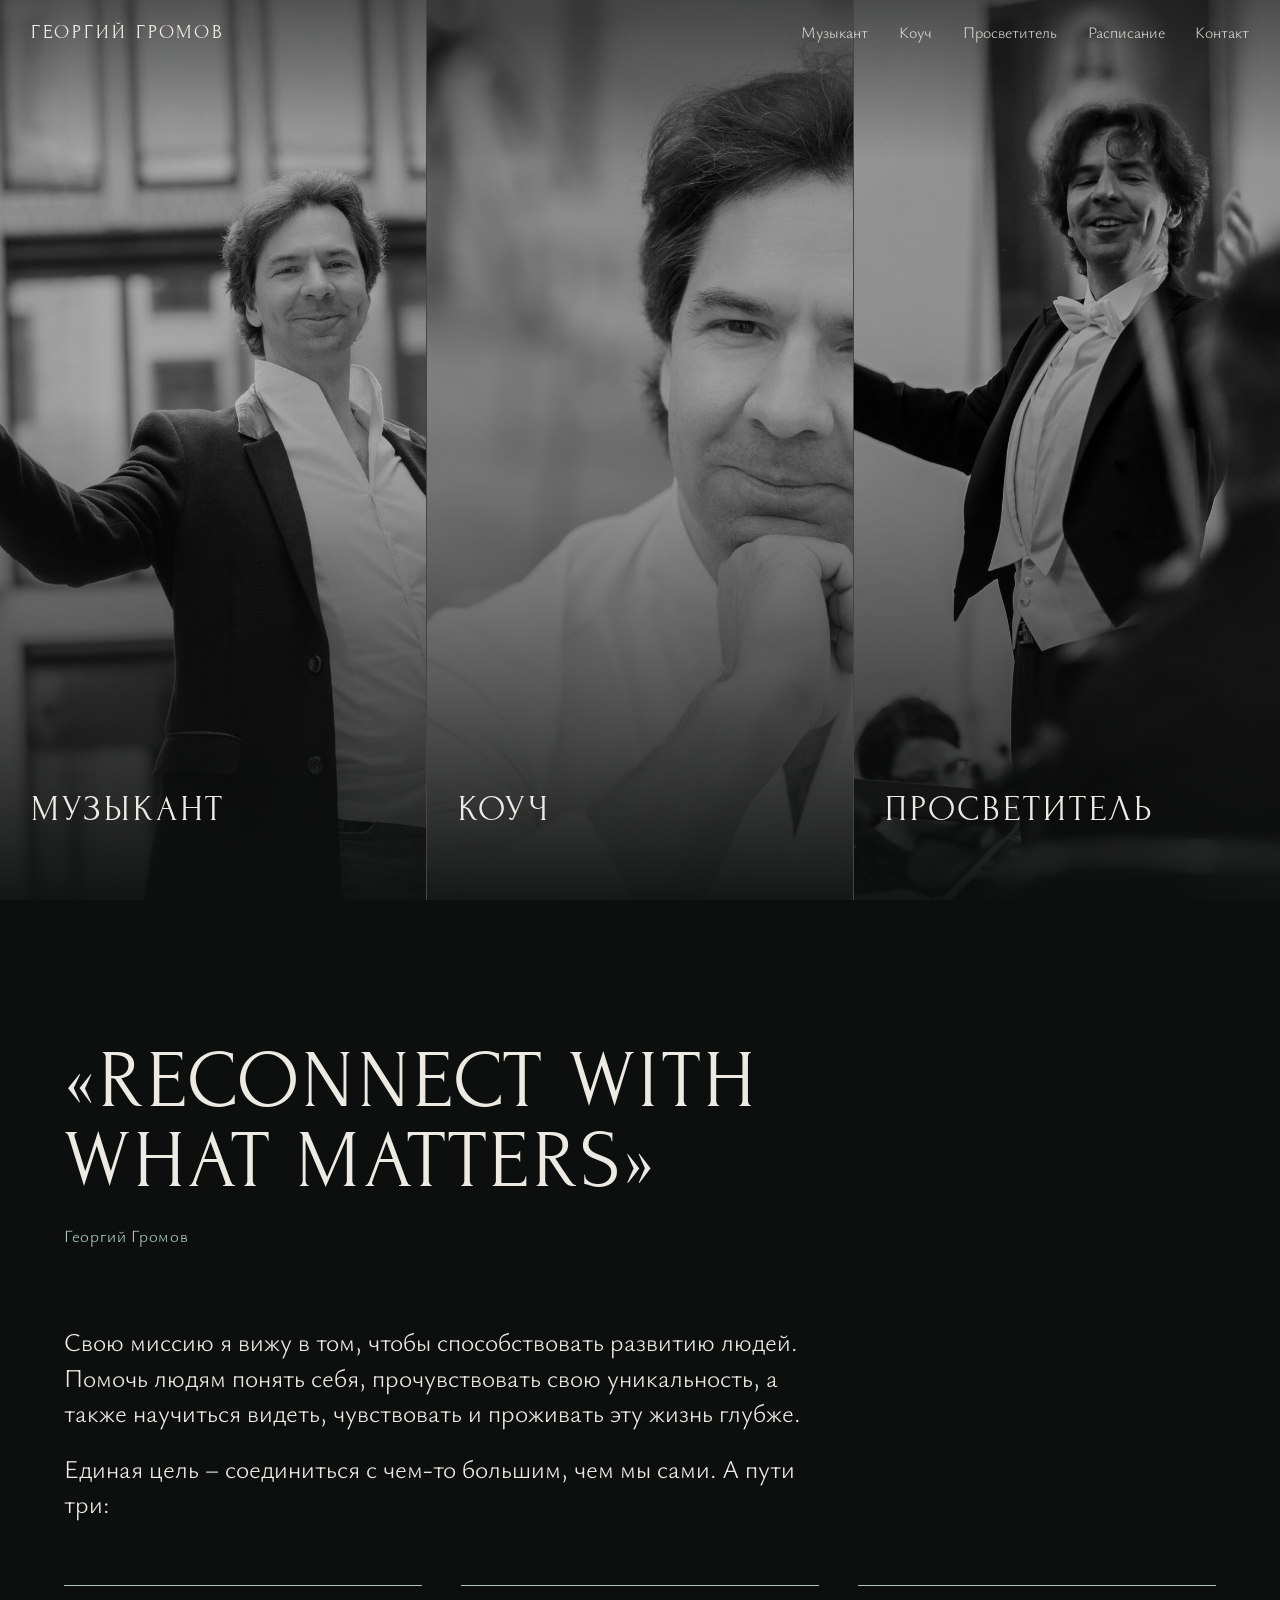
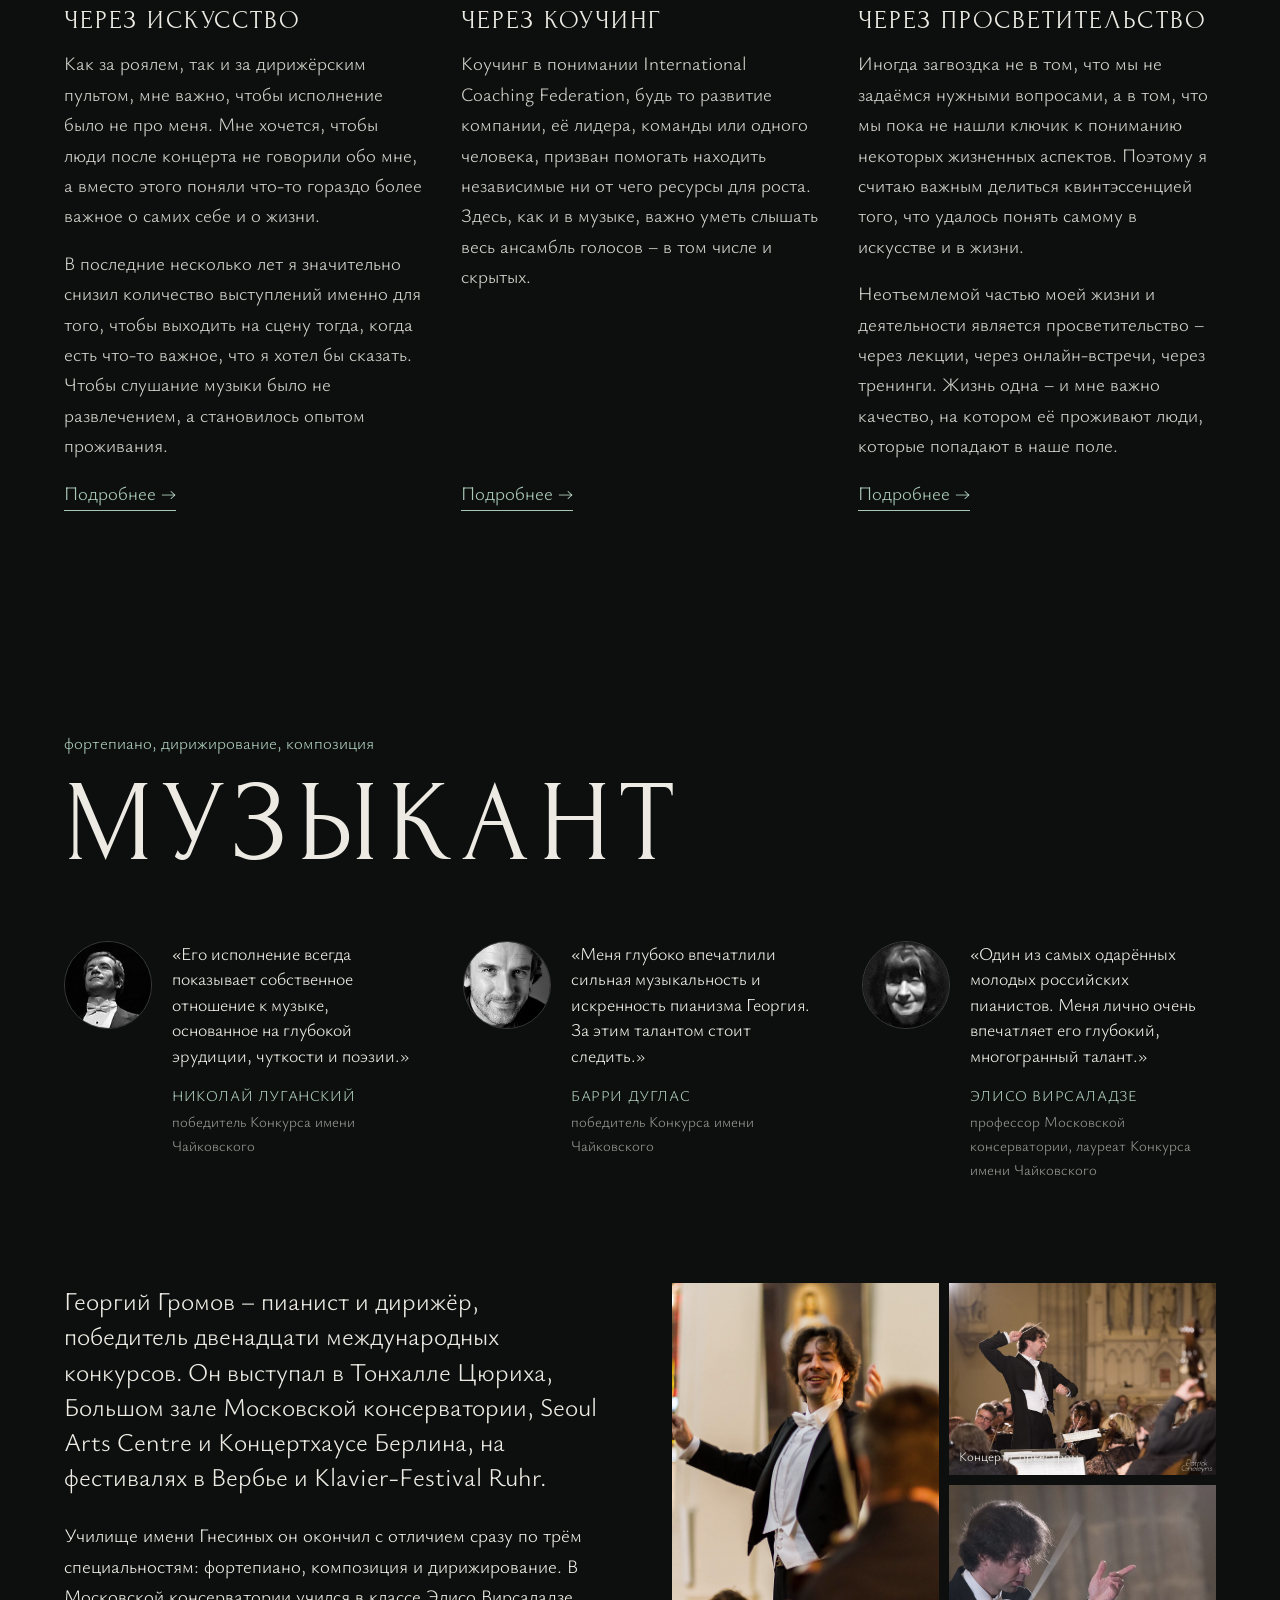
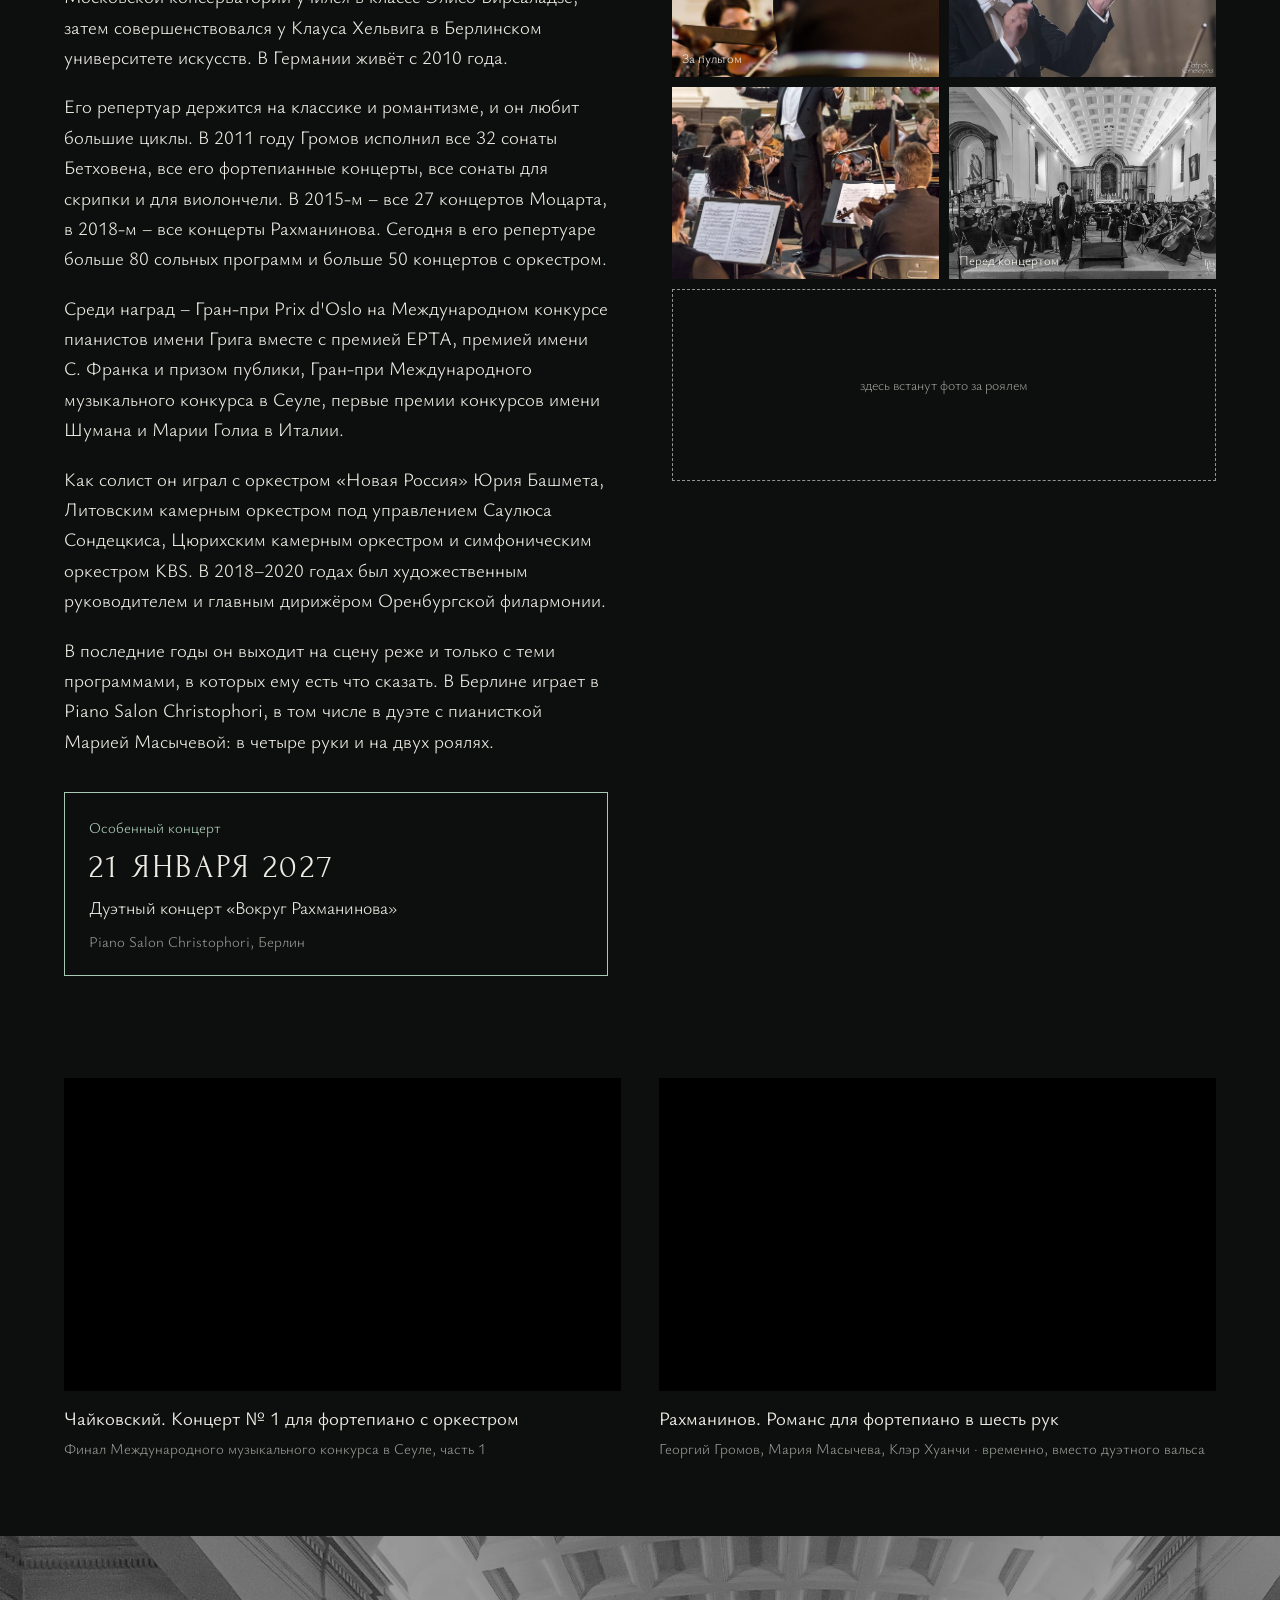
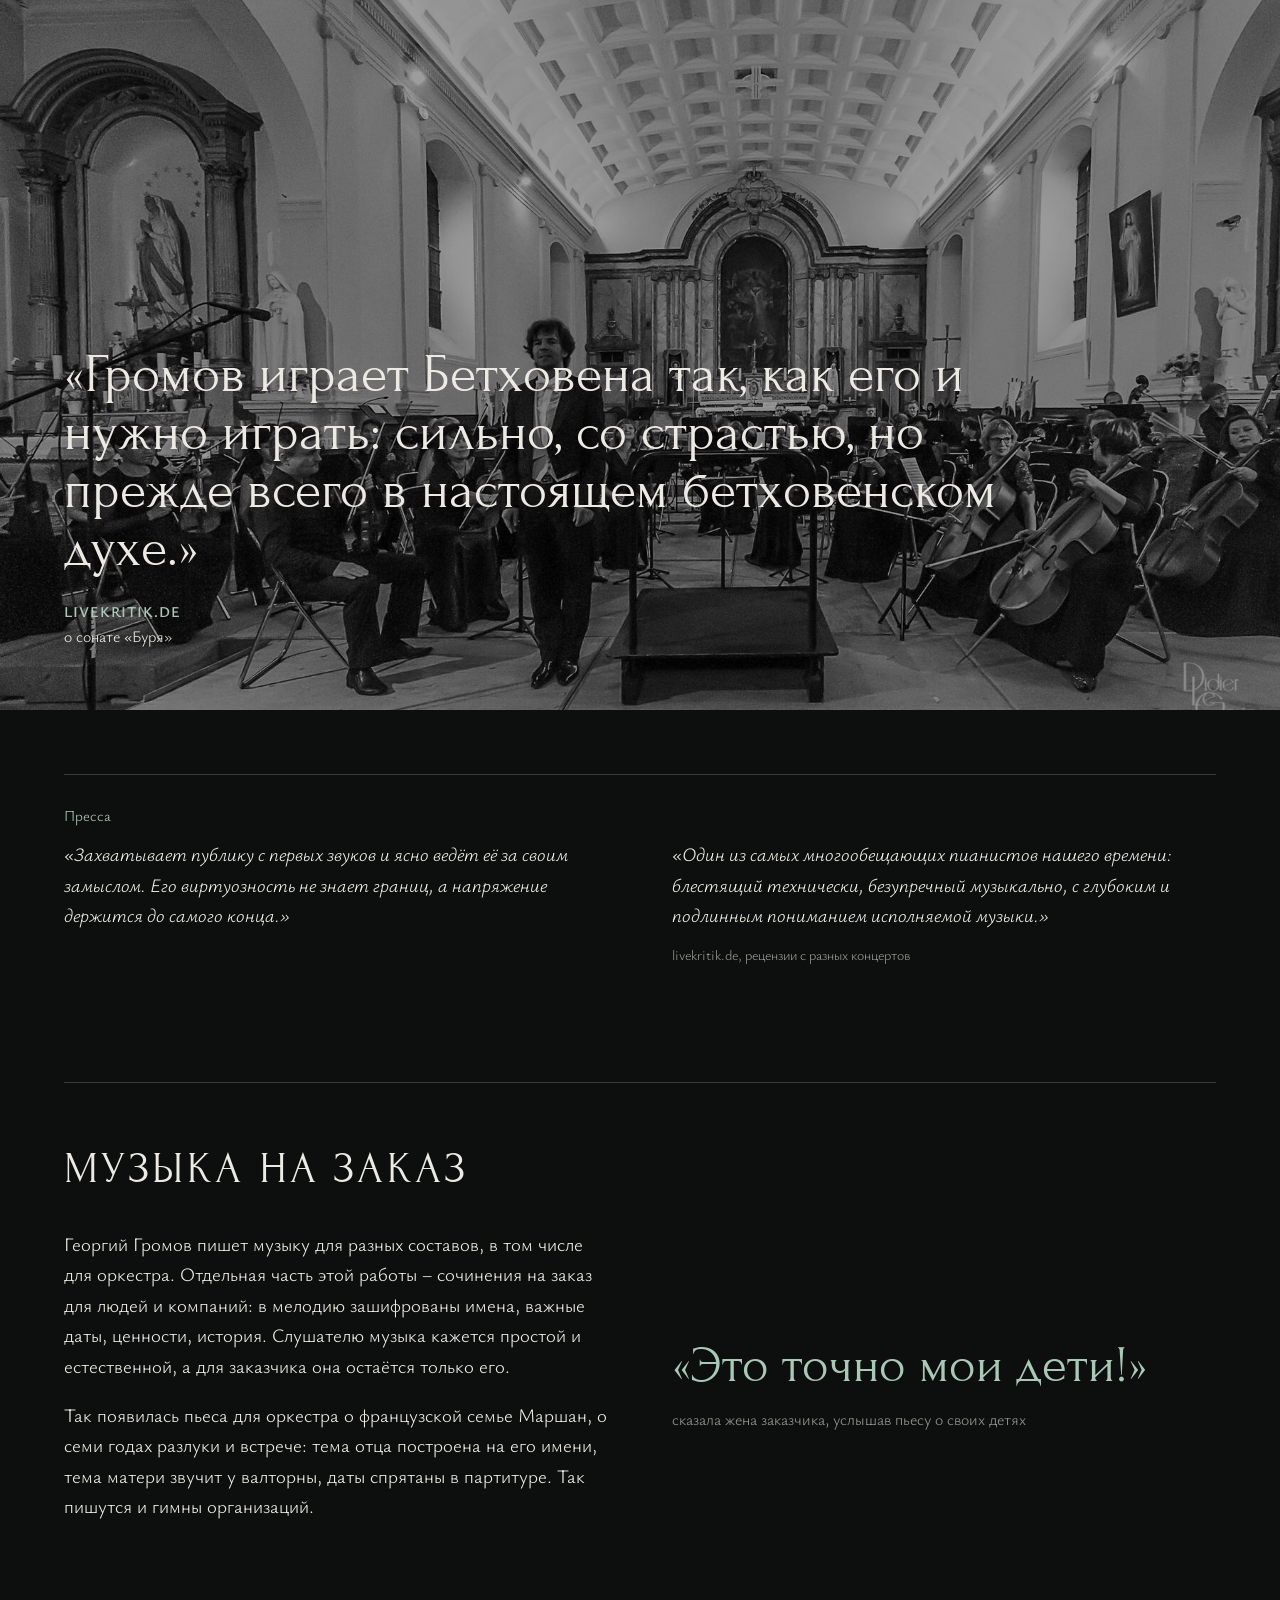
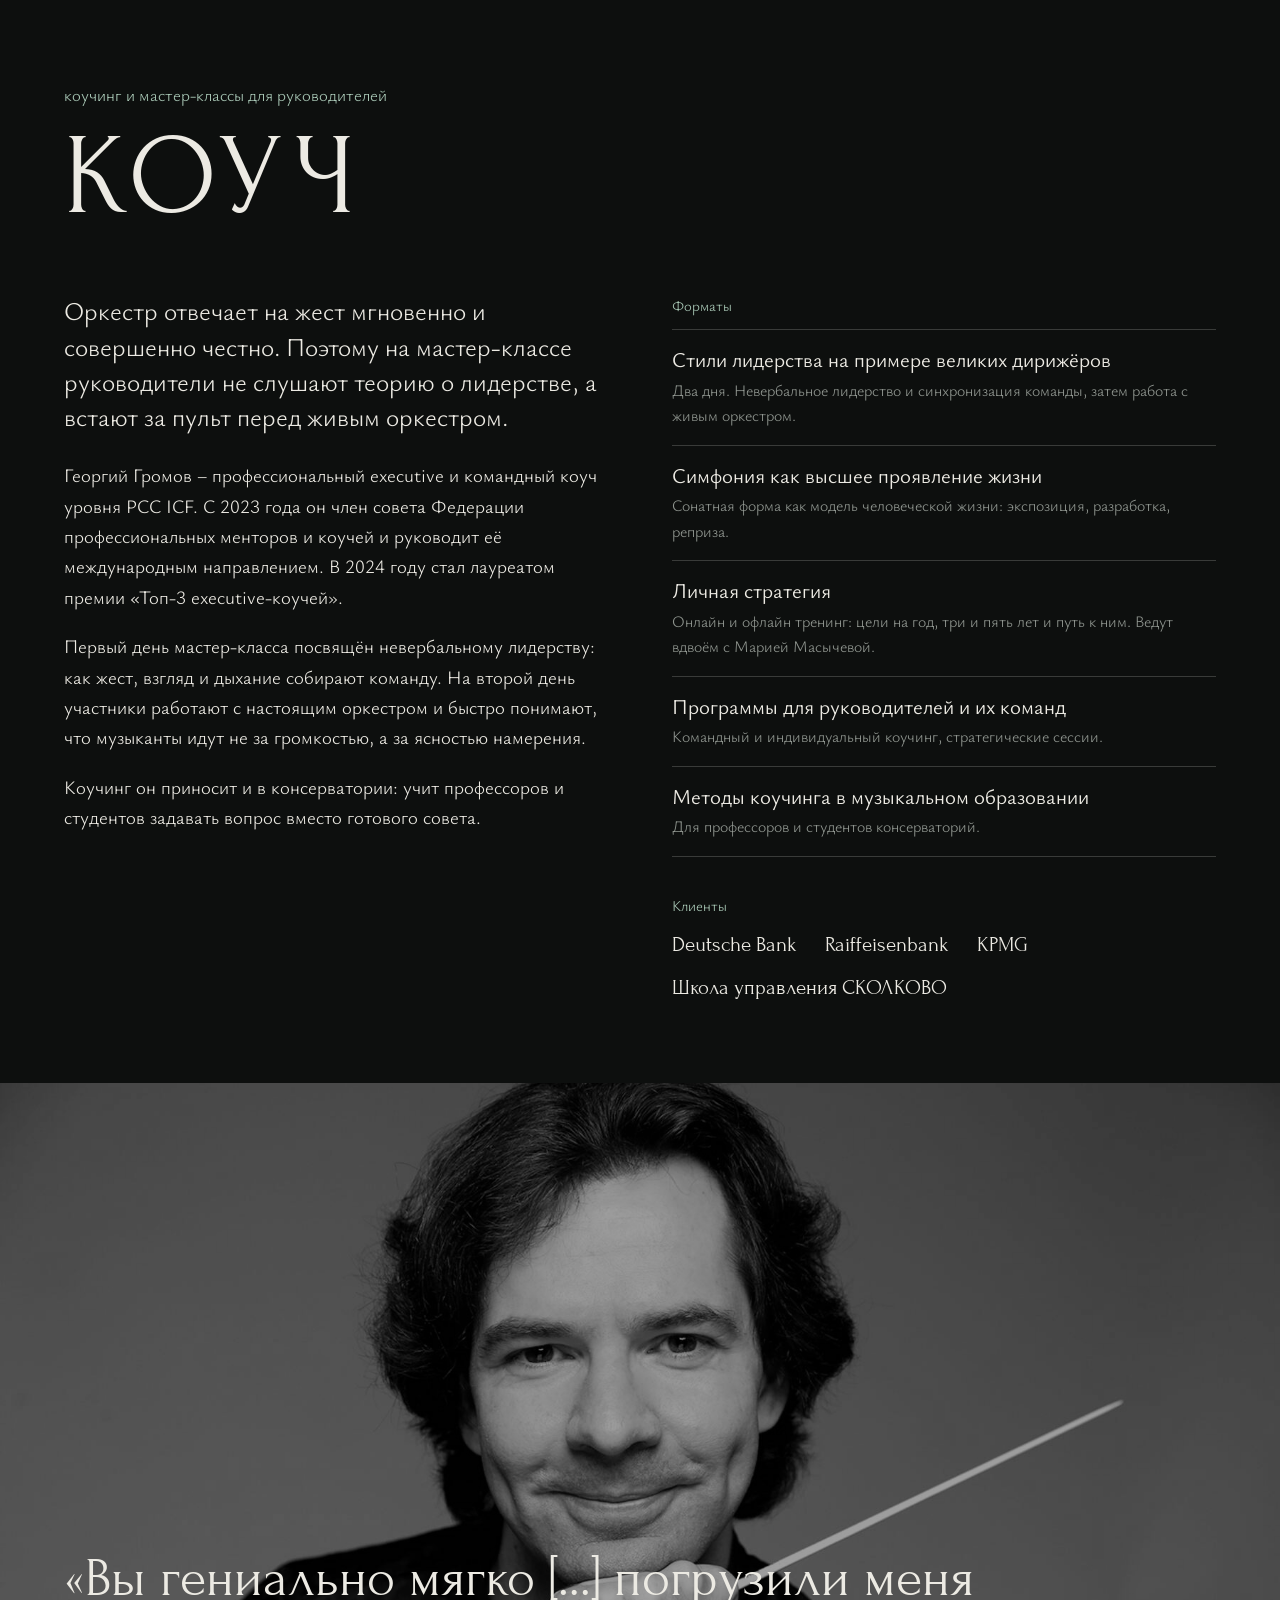
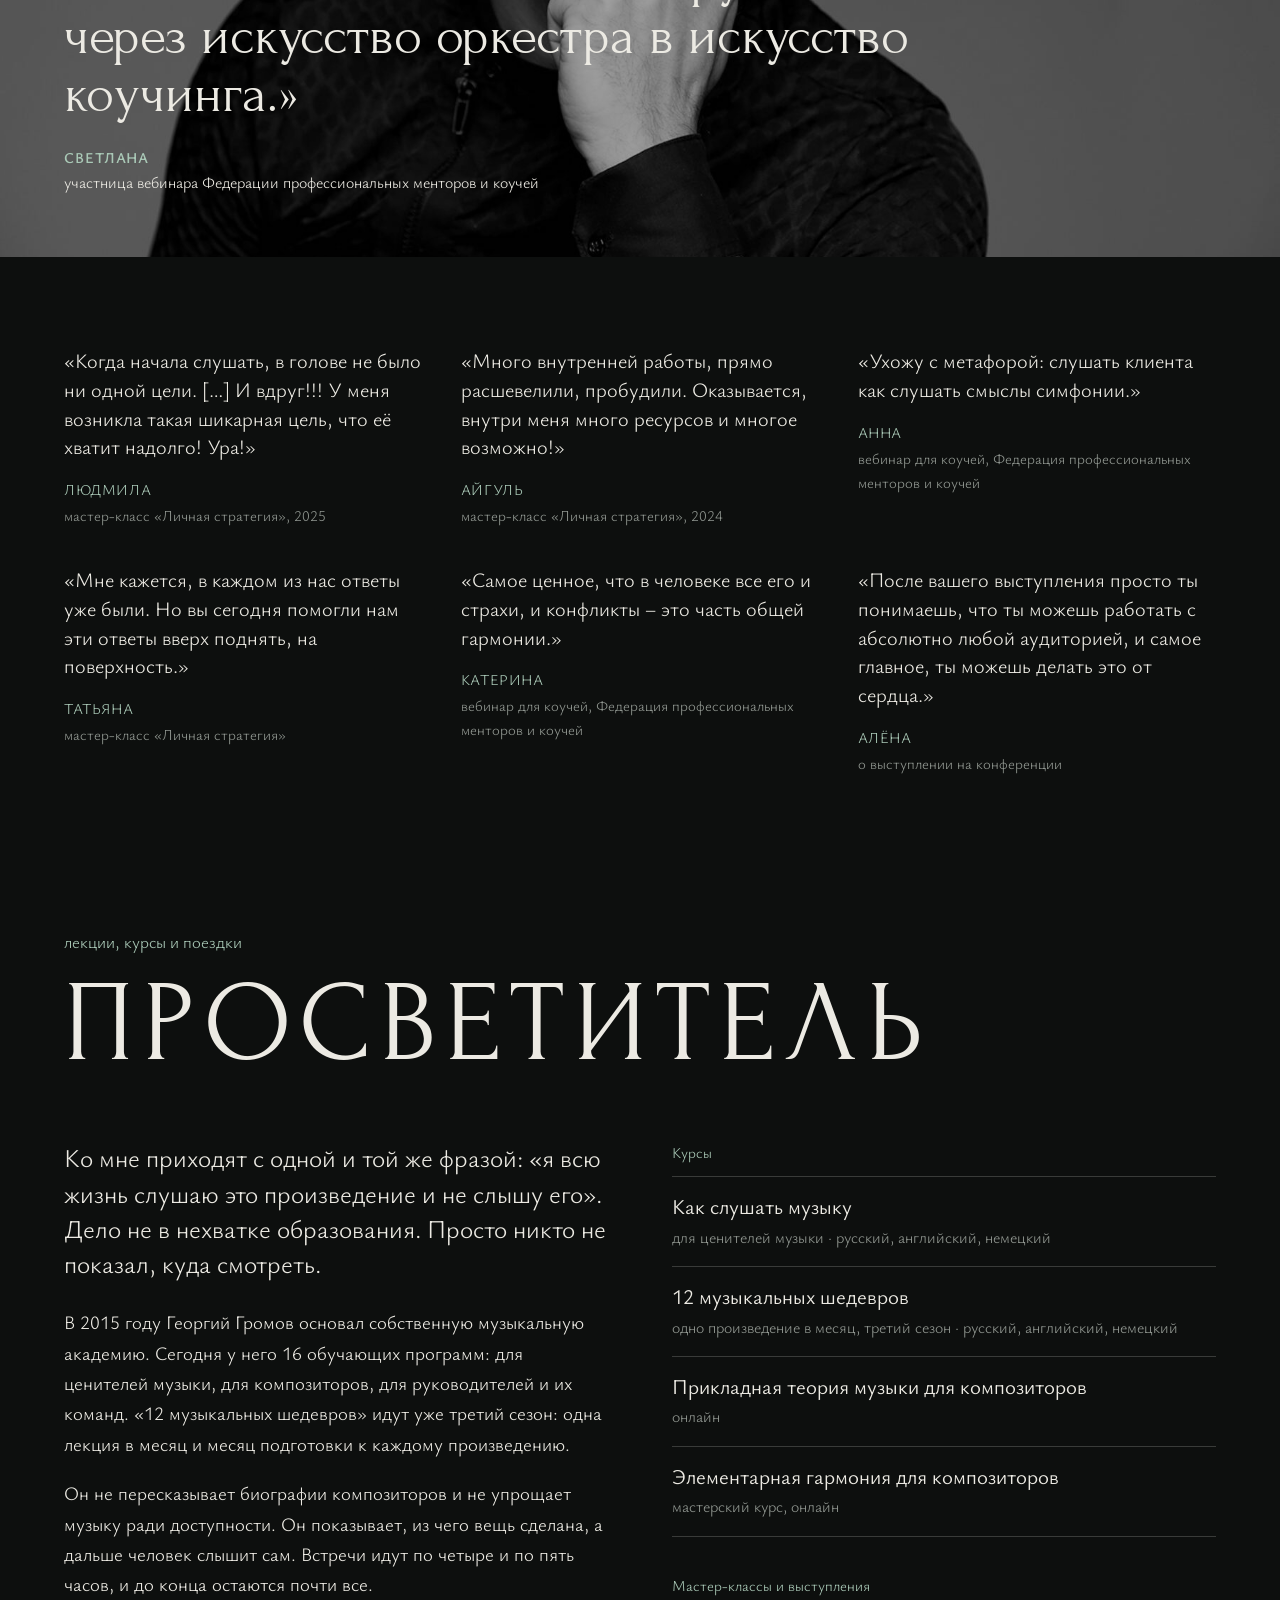
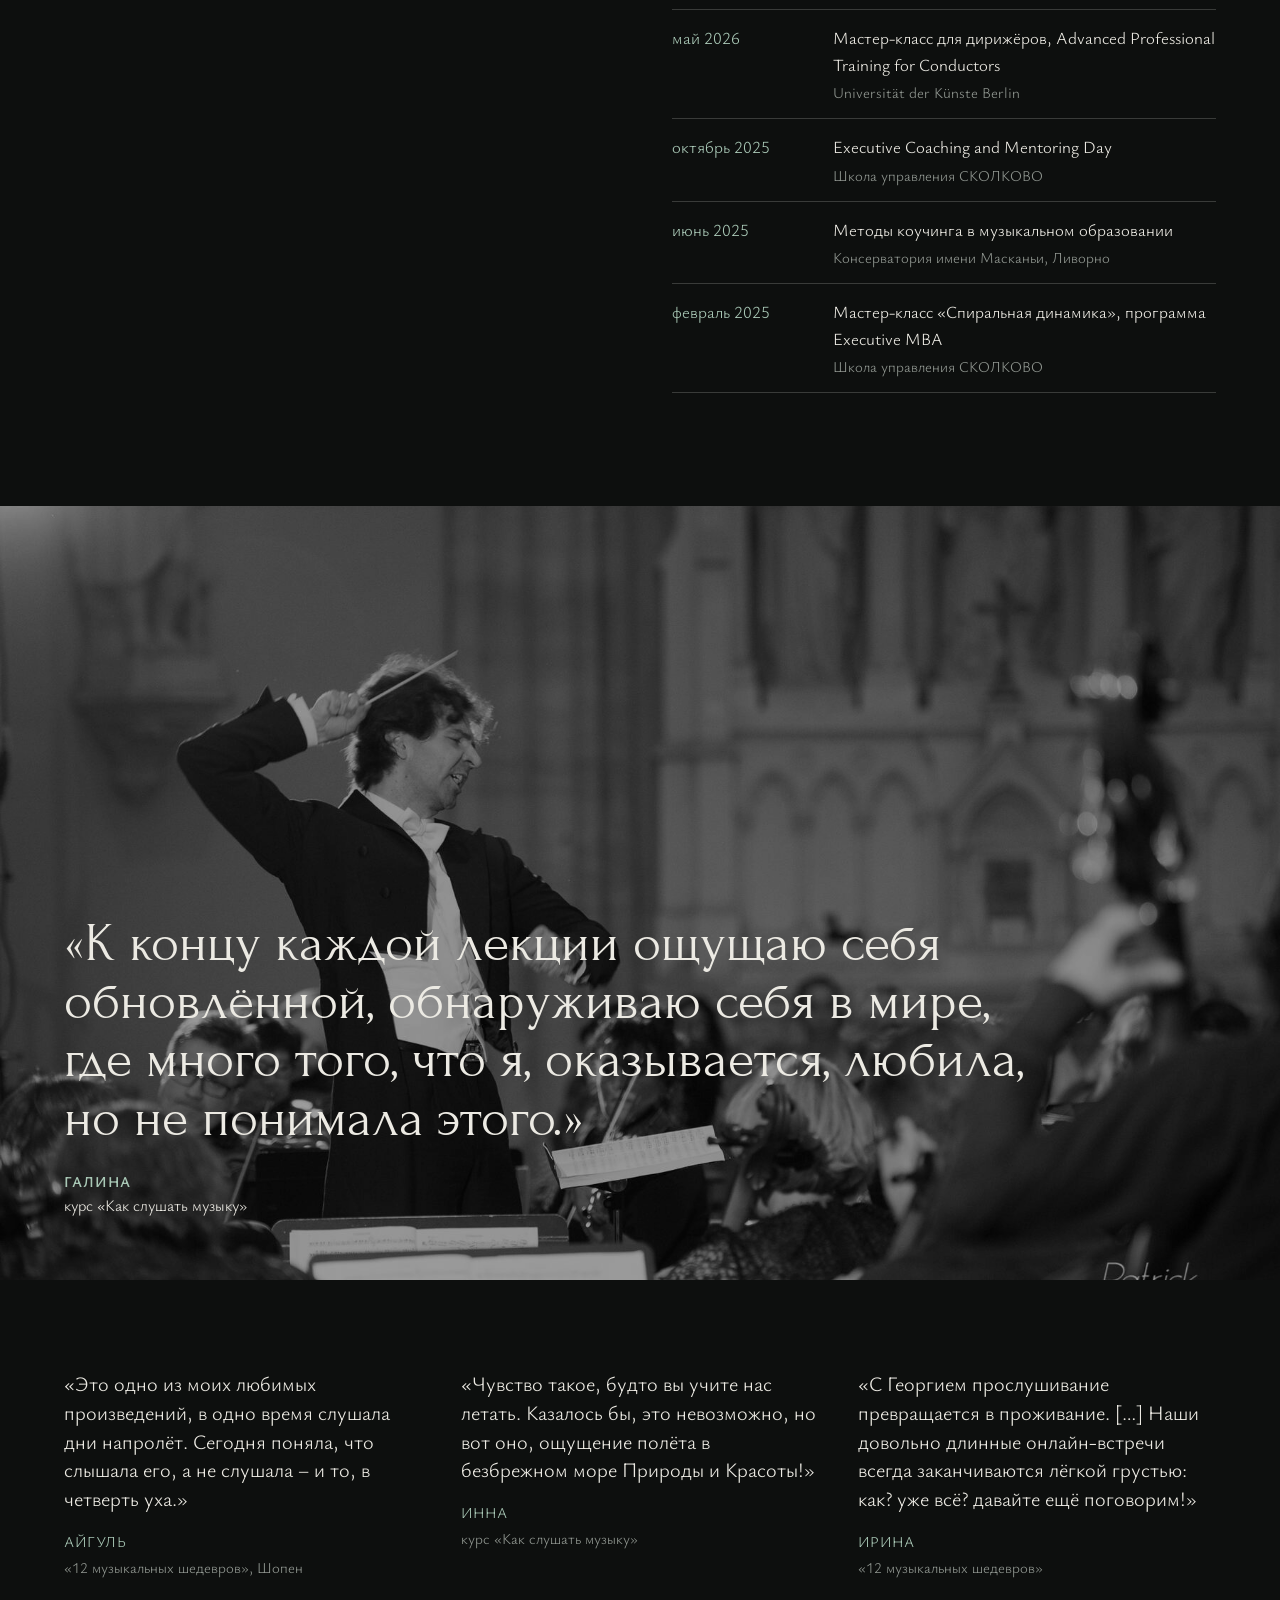
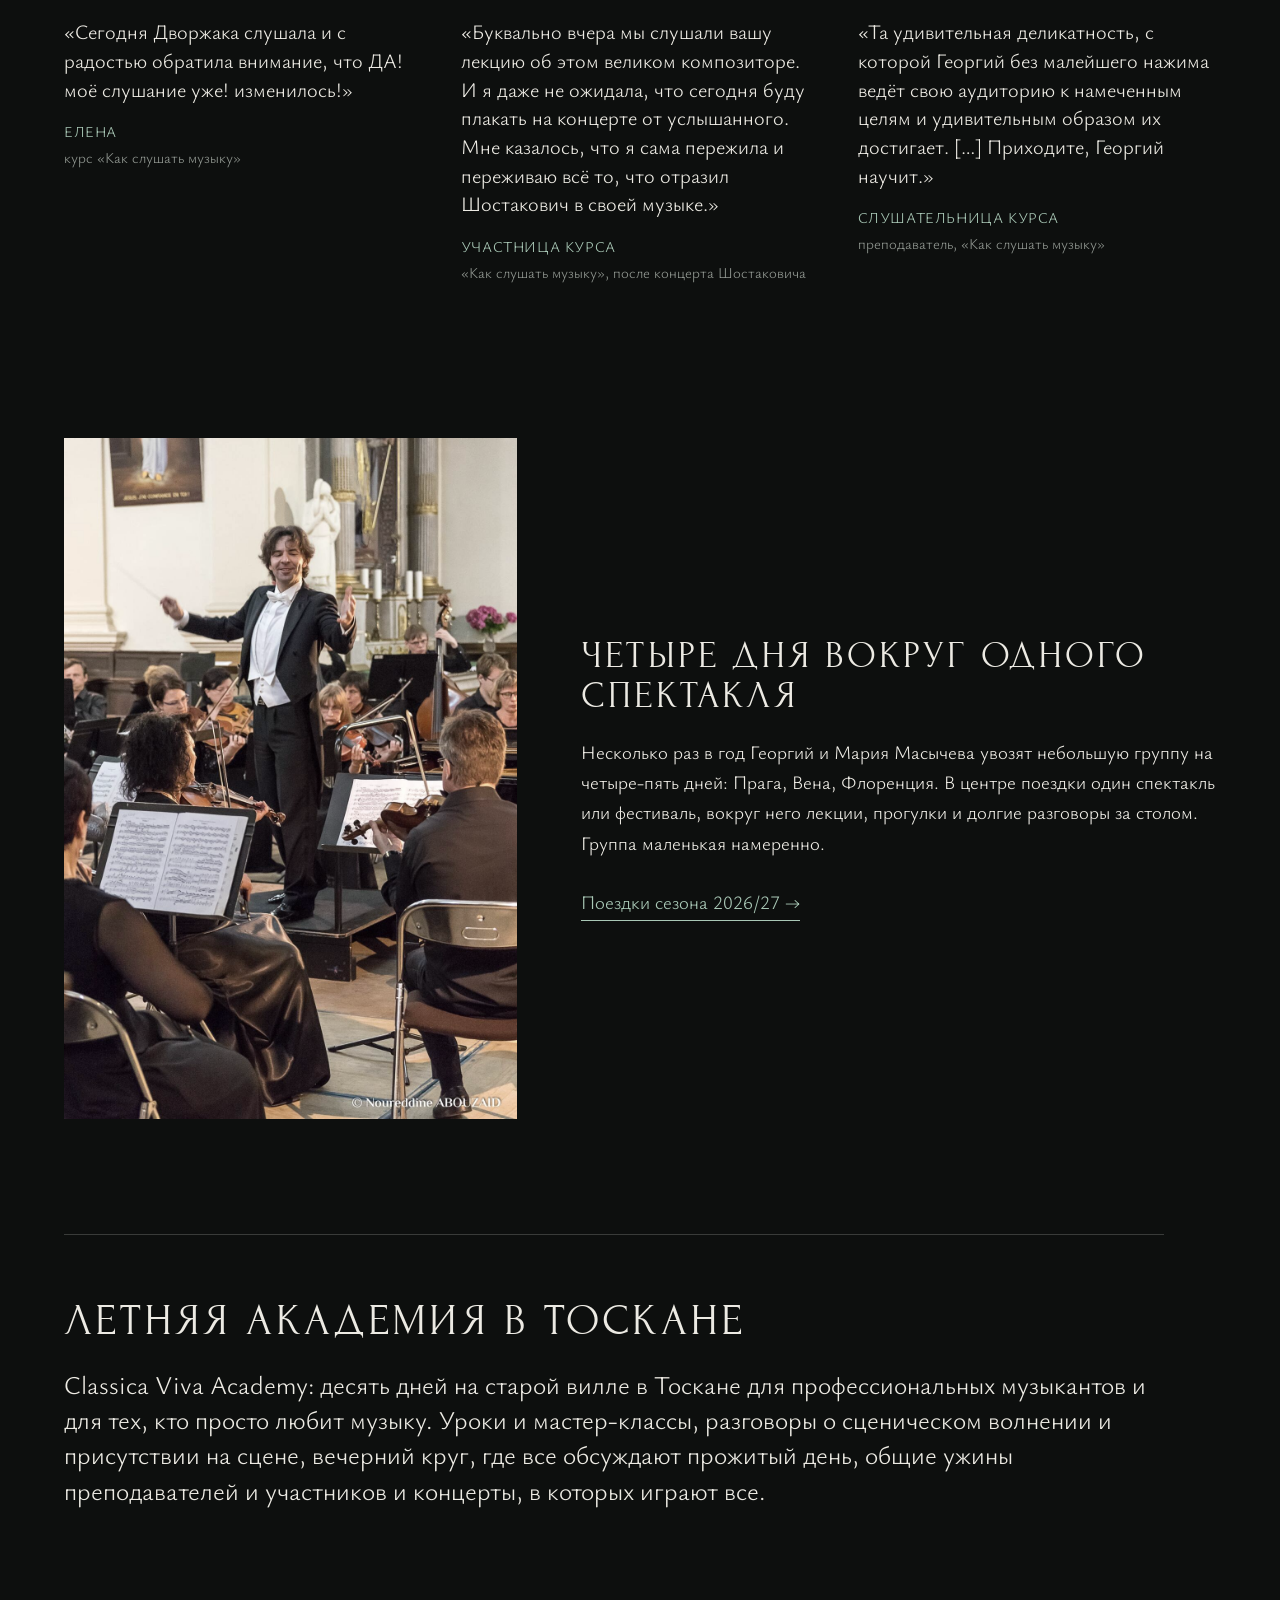
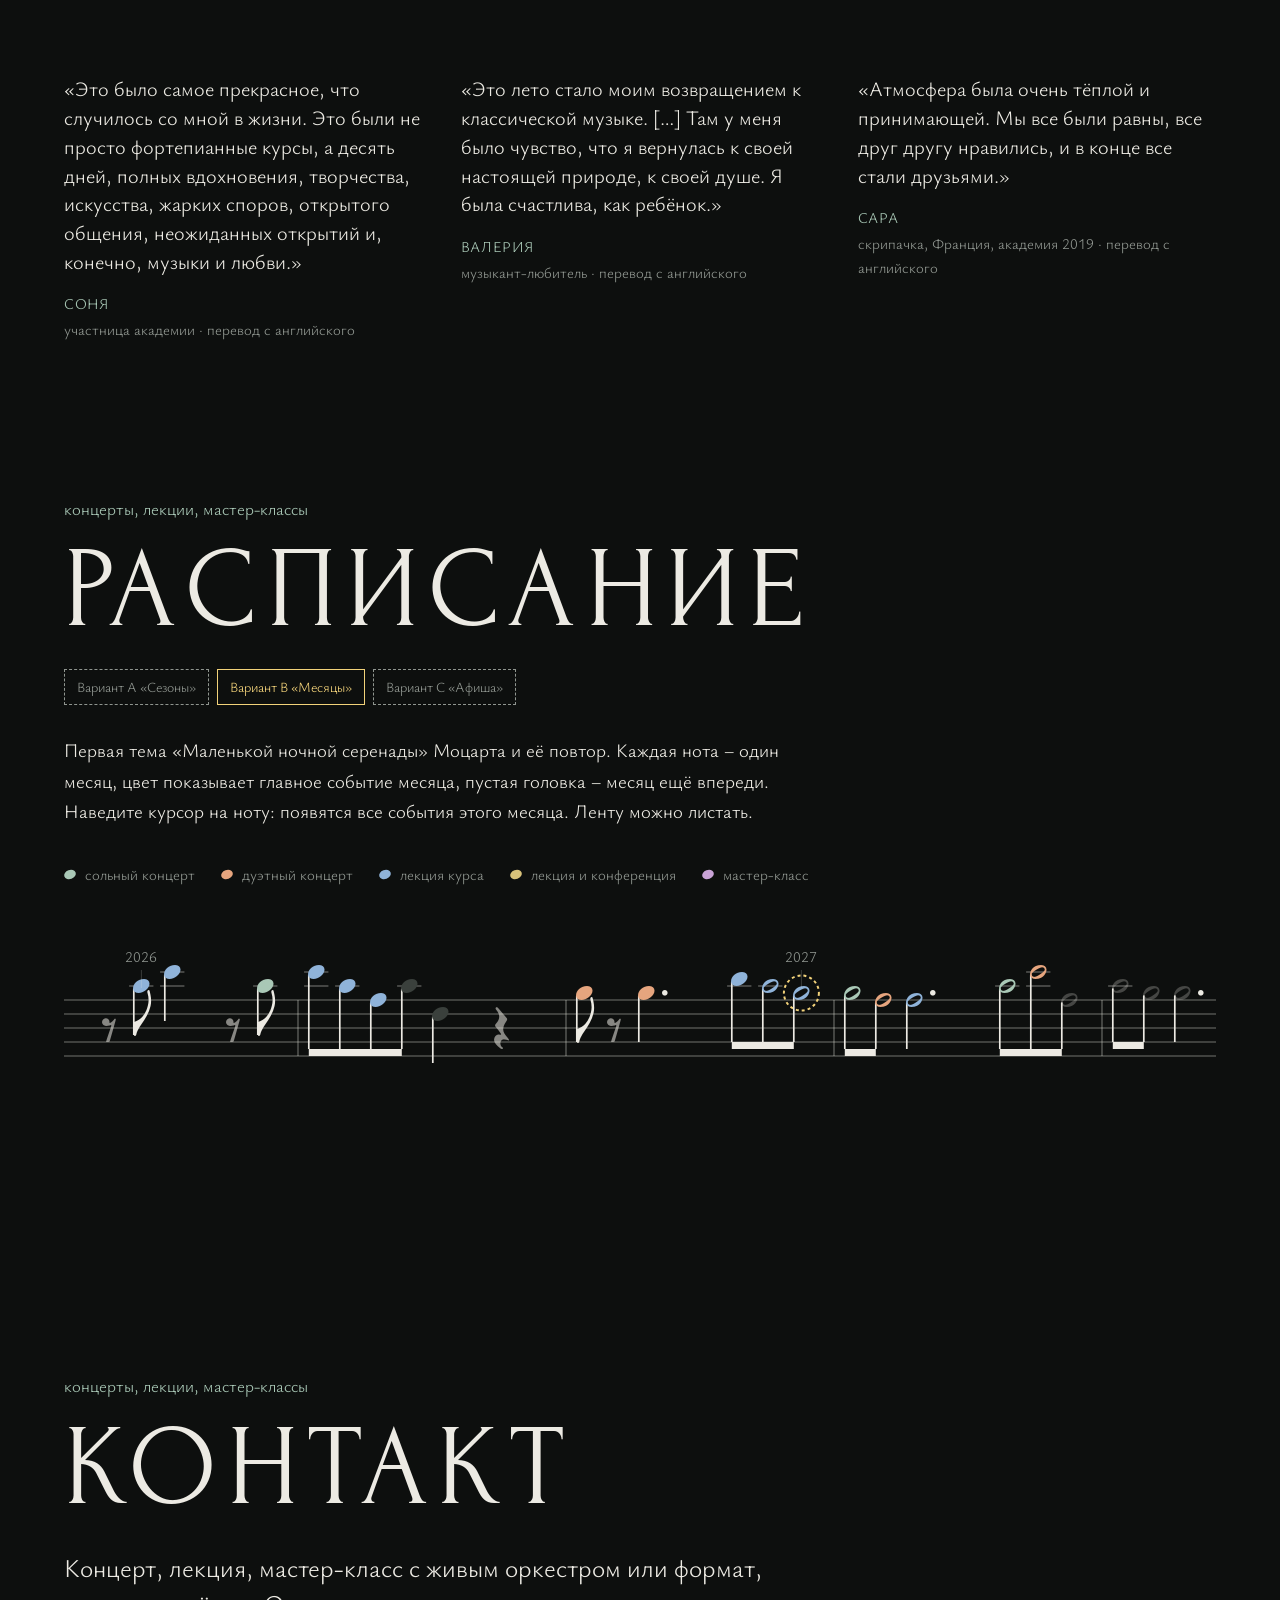
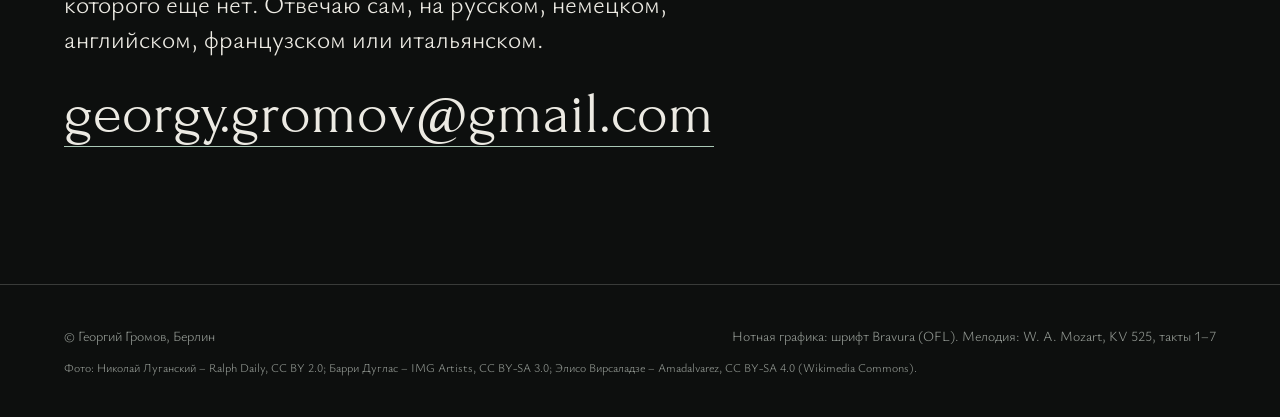
<file: design/c-triptih/raspisanie-b.html>
<!doctype html>
<html lang="ru">
<head>
<meta charset="utf-8">
<meta name="viewport" content="width=device-width, initial-scale=1">
<meta name="robots" content="noindex, nofollow">
<title>Георгий Громов – музыкант, коуч, просветитель</title>
<meta name="description" content="Пианист и дирижёр, коуч PCC ICF, автор курсов «Как слушать музыку». Концерты, мастер-классы с живым оркестром, лекции на пяти языках.">
<meta property="og:title" content="Георгий Громов – музыкант, коуч, просветитель">
<meta property="og:description" content="Пианист и дирижёр, коуч PCC ICF, автор курсов «Как слушать музыку». Концерты, мастер-классы с живым оркестром, лекции на пяти языках.">
<meta property="og:image" content="foto/p3.jpg">
<link rel="preconnect" href="https://fonts.googleapis.com">
<link rel="preconnect" href="https://fonts.gstatic.com" crossorigin>
<link href="https://fonts.googleapis.com/css2?family=Forum&family=Ysabeau+Office:ital,wght@0,300;0,400;0,600;1,300&display=swap" rel="stylesheet">
<style>
@font-face{font-family:'Bravura';src:url(../../assets/fonts/bravura.woff2) format('woff2');font-display:block}
:root{--night:#0D0F0E;--night2:#151816;--chalk:#ECEAE3;--sage:#A9C8B6;--dim:#8F958F;--line:rgba(236,234,227,.2);
  --k-concert:#A9C8B6;--k-duo:#E6A57E;--k-lecture:#8FB3D9;--k-master:#C9A3D6}
*{box-sizing:border-box}
html{-webkit-text-size-adjust:100%;scroll-behavior:smooth}
body{margin:0;background:var(--night);color:var(--chalk);font:300 19px/1.6 'Ysabeau Office',system-ui,sans-serif}
img{display:block;max-width:100%}
a{color:inherit}
.roman{font-family:'Forum',serif;text-transform:uppercase;letter-spacing:.08em;font-weight:400}
.lbl{color:var(--sage);font-size:15px;margin:0 0 12px}

/* ---------- первый экран ---------- */
.cover{position:relative}
.tri{position:relative;height:100svh;min-height:600px;display:flex}
.leaf{position:relative;flex:1;overflow:hidden;transition:flex-grow .7s cubic-bezier(.2,.7,.2,1);text-decoration:none;color:var(--chalk)}
.leaf img{position:absolute;inset:0;width:100%;height:100%;object-fit:cover;filter:grayscale(1) brightness(.72);transition:filter .8s,transform 1.2s}
.leaf::after{content:"";position:absolute;inset:0;background:linear-gradient(0deg,rgba(13,15,14,.94) 0%,rgba(13,15,14,0) 55%),linear-gradient(180deg,rgba(13,15,14,.55) 0%,rgba(13,15,14,0) 18%)}
.leaf+.leaf{border-left:1px solid rgba(236,234,227,.25)}
.tri:hover .leaf{flex-grow:.7}
.tri .leaf:hover{flex-grow:2.2}
.leaf:hover img,.leaf:focus-visible img{filter:grayscale(0) saturate(1.08) brightness(.97);transform:scale(1.03)}
.cap{position:absolute;z-index:2;left:clamp(16px,2.4vw,36px);right:clamp(16px,2.4vw,36px);bottom:clamp(36px,8vh,80px)}
.cap .r{font-size:clamp(26px,2.8vw,44px);line-height:1}
.cap .s{font-size:16px;line-height:1.5;color:var(--sage);max-width:28em;opacity:0;max-height:0;overflow:hidden;margin-top:0;transition:opacity .5s,max-height .6s,margin-top .6s}
.leaf:hover .s,.leaf:focus-visible .s{opacity:1;max-height:12em;margin-top:12px}
.wait{position:absolute;z-index:2;top:64px;left:14px;background:#fff3b0;color:#3a3200;font:12px/1.3 system-ui;padding:4px 8px}
.top{position:absolute;z-index:4;top:0;right:0;left:0;display:flex;justify-content:space-between;align-items:baseline;gap:20px;padding:20px clamp(16px,2.4vw,36px)}
.top nav{display:flex;flex-wrap:wrap;justify-content:flex-end;gap:clamp(16px,2.4vw,34px)}
.brand{margin:0;font-size:clamp(18px,1.6vw,24px);line-height:1;letter-spacing:.14em;color:var(--chalk)}
.top a{text-decoration:none;font-size:16px;color:var(--chalk);opacity:.85}
.top a:hover{opacity:1;color:var(--sage)}
.name{position:absolute;z-index:3;left:0;right:0;bottom:0;padding:0 clamp(16px,2.4vw,36px) clamp(22px,4vh,40px);pointer-events:none;display:flex;justify-content:space-between;align-items:flex-end;gap:20px}
.mission{padding-top:clamp(90px,12vw,180px)}
.motto{margin:0;font-size:clamp(40px,6.4vw,112px);line-height:.98;letter-spacing:.04em;max-width:11em}
.motto cite{display:block;margin-top:24px;font:300 17px/1.3 'Ysabeau Office';letter-spacing:.04em;text-transform:none;color:var(--sage)}
.mission .big{max-width:30em;margin:clamp(40px,6vw,80px) 0 0}
.mission .big + .big{margin-top:.8em}
.paths{display:grid;grid-template-columns:repeat(3,minmax(0,1fr));gap:clamp(20px,3vw,48px);margin-top:clamp(36px,5vw,64px)}
.path{display:flex;flex-direction:column;border-top:1px solid var(--sage);padding-top:20px}
.path h3{font-size:clamp(22px,2vw,30px);line-height:1.1;margin:0 0 14px}
.path p{margin:0 0 .9em;color:var(--chalk);opacity:.88}
.path .more-link{margin-top:auto;align-self:flex-start}
.name .q{max-width:24em;font-style:italic;font-size:clamp(15px,1.15vw,18px);text-align:right}
.name .q b{display:block;font-style:normal;font-weight:600;color:var(--sage);margin-top:6px;font-size:14px;letter-spacing:.04em}

/* ---------- разделы ---------- */
.sec{padding:clamp(80px,11vw,160px) clamp(16px,5vw,80px) clamp(40px,6vw,80px)}
.eyebrow{color:var(--sage);font-size:17px}
.sec h2{margin:.15em 0 0;font-size:clamp(56px,9vw,160px);line-height:.9}
.cols{display:grid;grid-template-columns:minmax(0,1fr) minmax(0,1fr);gap:clamp(24px,5vw,90px);margin-top:clamp(30px,5vw,70px)}
.big{font-size:clamp(22px,2vw,30px);line-height:1.38;margin:0 0 1em}
.cols p{margin:0 0 1em}
.halls,.formats,.akadem{list-style:none;margin:0 0 36px;padding:0;border-top:1px solid var(--line)}
.halls li{display:flex;justify-content:space-between;gap:16px;padding:13px 0;border-bottom:1px solid var(--line);font-size:18px}
.halls li span:last-child{color:var(--dim)}
.formats li{padding:16px 0;border-bottom:1px solid var(--line)}
.formats b{display:block;font-weight:400;font-size:21px;line-height:1.3}
.formats span{display:block;color:var(--dim);font-size:16px;margin-top:4px}
.clients{display:flex;flex-wrap:wrap;gap:10px 28px;font-family:'Forum',serif;font-size:21px}
.akadem li{display:grid;grid-template-columns:8.5em 1fr;gap:16px;padding:14px 0;border-bottom:1px solid var(--line);font-size:17px}
.akadem .when{color:var(--sage)}
.akadem i{display:block;font-style:normal;color:var(--dim);font-size:15px;margin-top:2px}
.next{border:1px solid var(--sage);padding:22px 24px;margin-top:36px}
/* отзывы музыкантов под заголовком */
.refs{display:grid;grid-template-columns:repeat(3,minmax(0,1fr));gap:clamp(24px,3.5vw,56px);margin-top:clamp(36px,5vw,64px)}
.ref{margin:0;display:grid;grid-template-columns:88px 1fr;gap:20px;align-items:start}
.ref img{width:88px;height:88px;border-radius:50%;object-fit:cover;filter:grayscale(1);border:1px solid var(--line)}
.ref blockquote{margin:0;font-size:clamp(18px,1.4vw,21px);line-height:1.42}
.ref cite{display:block;margin-top:14px;font-style:normal;font-size:15px;color:var(--sage);letter-spacing:.04em;text-transform:uppercase}
.ref cite span{display:block;text-transform:none;letter-spacing:0;color:var(--dim);margin-top:2px}
.bio{margin-top:clamp(60px,8vw,110px)}
/* галерея */
.gallery{display:grid;grid-template-columns:1fr 1fr;grid-auto-rows:clamp(150px,15vw,230px);gap:10px;align-self:start}
.g{position:relative;display:block;overflow:hidden;background:var(--night2)}
.g:first-child{grid-row:span 2}
.g img{width:100%;height:100%;object-fit:cover;transition:transform .8s,filter .6s;filter:saturate(.85)}
.g:hover img{transform:scale(1.04);filter:saturate(1)}
.g span{position:absolute;left:10px;bottom:8px;font-size:13px;color:var(--chalk);text-shadow:0 1px 6px rgba(0,0,0,.8)}
.g-wait{grid-column:span 2;display:flex;align-items:center;justify-content:center;border:1px dashed var(--dim);background:transparent}
.g-wait span{position:static;color:var(--dim);font-size:14px;text-shadow:none;text-align:center;padding:10px}
/* видео */
.vids{display:grid;grid-template-columns:1fr 1fr;gap:clamp(20px,3vw,48px);margin-top:clamp(60px,8vw,110px)}
.vid{margin:0}
.frame{position:relative;aspect-ratio:16/9;background:#000}
.frame iframe{position:absolute;inset:0;width:100%;height:100%;border:0}
.vid figcaption{margin-top:12px}
.vid b{display:block;font-weight:400;font-size:19px}
.vid span{display:block;color:var(--dim);font-size:15px;margin-top:2px}
footer .credits{flex-basis:100%;font-size:12px}
.next .d{font-size:clamp(30px,2.6vw,40px);line-height:1;margin-bottom:10px}
.next .w{font-size:18px;line-height:1.45}
.next .p{color:var(--dim);font-size:15px;margin-top:8px}

.band{position:relative;margin:0;min-height:86svh;display:flex;align-items:flex-end}
.band.short{min-height:64svh}
.band img{position:absolute;inset:0;width:100%;height:100%;object-fit:cover;filter:grayscale(1) brightness(.62)}
.band blockquote{position:relative;z-index:1;margin:0;padding:clamp(24px,5vw,80px);max-width:1100px;font-family:'Forum',serif;font-size:clamp(30px,4.2vw,68px);line-height:1.08}
.band cite{display:block;margin-top:24px;font:600 15px/1.3 'Ysabeau Office';letter-spacing:.06em;text-transform:uppercase;color:var(--sage)}
.band cite span{display:block;font-weight:300;text-transform:none;letter-spacing:0;color:var(--chalk);font-size:16px;margin-top:4px}

.voices{display:grid;grid-template-columns:repeat(3,minmax(0,1fr));gap:clamp(20px,3vw,48px);padding:clamp(50px,7vw,100px) clamp(16px,5vw,80px) 0}
.voices blockquote{margin:0;font-size:clamp(20px,1.6vw,24px);line-height:1.4}
.voices cite{display:block;margin-top:16px;font-style:normal;font-size:15px;color:var(--sage);letter-spacing:.04em;text-transform:uppercase}
.voices cite span{display:block;text-transform:none;letter-spacing:0;color:var(--dim);margin-top:2px}
.press{margin:clamp(40px,5vw,70px) clamp(16px,5vw,80px) 0;padding:28px 0 0;border-top:1px solid var(--line);columns:2;column-gap:clamp(24px,5vw,90px)}
.press .lbl{column-span:all}
.press p{margin:0 0 14px;font-style:italic;break-inside:avoid}
.press small{color:var(--dim);font-size:14px;display:block}

.trips{display:grid;grid-template-columns:minmax(0,5fr) minmax(0,7fr);gap:clamp(24px,5vw,90px);align-items:center}
.comp{margin:clamp(70px,9vw,130px) clamp(16px,5vw,80px) 0;padding-top:clamp(40px,5vw,70px);border-top:1px solid var(--line)}
.comp h3{font-size:clamp(30px,3.4vw,54px);line-height:1;margin:0}
.comp .cols{margin-top:clamp(20px,3vw,40px);align-items:center}
.comp blockquote{margin:0;font-family:'Forum',serif;font-size:clamp(34px,4vw,64px);line-height:1.05;color:var(--sage)}
.comp cite{display:block;margin-top:16px;font:300 16px/1.4 'Ysabeau Office';color:var(--dim)}
.academy{margin-top:clamp(70px,9vw,130px);padding-top:clamp(40px,5vw,70px);border-top:1px solid var(--line);max-width:1100px}
.academy h3{font-size:clamp(30px,3.4vw,54px);line-height:1;margin:0 0 24px}
.academy .big{margin:0}
.academy + .voices,.sec .academy ~ .voices{padding-top:0}
.trips-sec{padding-top:clamp(70px,9vw,130px)}
.voices + .sec{padding-top:clamp(90px,12vw,170px)}
.trips figure{margin:0}
.trips img{width:100%;max-height:80svh;object-fit:cover;filter:saturate(.7)}
.trips h3{font-size:clamp(28px,3vw,48px);line-height:1.05;margin:0 0 20px}
.more-link{display:inline-block;margin-top:10px;color:var(--sage);text-decoration:none;border-bottom:1px solid var(--sage);padding-bottom:2px}

/* ---------- нотная лента ---------- */
.intro{max-width:40em;margin:30px 0 0}
.sc-scroll{overflow-x:auto;overflow-y:hidden;margin-top:40px;padding-bottom:8px;scrollbar-color:var(--dim) transparent}
.sc{display:block}
.sc-gl{font-family:'Bravura';font-size:56px;fill:var(--chalk)}
.sc-staff,.sc-bar,.sc-led{stroke:var(--chalk);stroke-opacity:.45;stroke-width:1.1}
.sc-stem{stroke:var(--chalk);stroke-width:1.7}.sc-stem-s{stroke-width:1.1}
.sc-beam,.sc-dot{fill:var(--chalk)}
.sc-rest{fill:var(--chalk);opacity:.55}.sc-small{font-size:31px;opacity:.5}.sc-empty{fill:var(--chalk);opacity:.25}
.sc-year{font-family:'Ysabeau Office';font-size:15px;fill:var(--dim);text-anchor:middle}
.sc-ytick{stroke:var(--line);stroke-width:1}
.sc-hit{fill:transparent;cursor:pointer}
.sc-note{outline:none}
.sc-note .sc-head{transition:transform .18s;transform-box:fill-box;transform-origin:center}
.k-concert .sc-head{fill:var(--k-concert)}.k-duo .sc-head{fill:var(--k-duo)}
.k-lecture .sc-head{fill:var(--k-lecture)}.k-master .sc-head{fill:var(--k-master)}
.sc-note:hover .sc-head,.sc-note:focus-visible .sc-head,.sc-note.on .sc-head{transform:scale(1.42)}
.sc-note:focus-visible .sc-hit{stroke:var(--sage);stroke-width:1.5}
.legend{display:flex;flex-wrap:wrap;gap:9px 26px;margin-top:20px;font-size:15px;color:var(--dim)}
.legend span{display:inline-flex;align-items:center;gap:9px}
.legend i{width:12px;height:9px;border-radius:50%;transform:rotate(-20deg);display:block}
.legend .k-concert{background:var(--k-concert)}.legend .k-duo{background:var(--k-duo)}
.legend .k-lecture{background:var(--k-lecture)}.legend .k-master{background:var(--k-master)}
.evcard{margin-top:30px;border-top:1px solid var(--line);padding-top:22px;min-height:120px}
.evcard span{display:block}
.evcard .when{color:var(--sage);font-size:16px}
.evcard .what{font-family:'Forum',serif;font-size:clamp(24px,2.4vw,36px);line-height:1.15;margin:6px 0}
.evcard .where{color:var(--dim);font-size:16px}

.contact .big{max-width:28em;margin-top:30px}
.mail{display:inline-block;font-family:'Forum',serif;font-size:clamp(28px,4.6vw,72px);text-decoration:none;border-bottom:1px solid var(--sage);line-height:1.1;word-break:break-all}
.mail:hover{color:var(--sage)}
footer{display:flex;justify-content:space-between;flex-wrap:wrap;gap:10px 30px;padding:40px clamp(16px,5vw,80px);color:var(--dim);font-size:14px;border-top:1px solid var(--line);margin-top:60px}

@media (max-width:820px){
  .tri{flex-direction:column;height:auto;min-height:0}
  .leaf{height:46svh;flex:none}
  .leaf+.leaf{border-left:0;border-top:1px solid rgba(236,234,227,.25)}
  .tri:hover .leaf,.tri .leaf:hover{flex-grow:0}
  .cap{bottom:20px}.cap .s{opacity:1;max-height:none;margin-top:10px}
  .wait{top:14px}
  .top{position:absolute}
  .top nav{display:none}
  .name{position:relative;background:var(--night);flex-direction:column;align-items:flex-start;padding-top:28px}
  .name .q{text-align:left}
  .cols,.voices,.trips,.paths,.refs,.vids{grid-template-columns:1fr}
  .ref{grid-template-columns:64px 1fr}.ref img{width:64px;height:64px}
  .press{columns:1}
  .akadem li{grid-template-columns:1fr;gap:2px}
  .band{min-height:70svh}.band.short{min-height:50svh}
}
@media (hover:none){.leaf img{filter:saturate(.9) brightness(.85)}}

.sch{position:relative;margin-top:36px}
:root{--k-concert:#A9C8B6;--k-duo:#E6A57E;--k-course:#8FB3D9;--k-lecture:#D8C27A;--k-master:#C9A3D6;--k-none:#3a403c}
.k-course .sc-head{fill:var(--k-course)}.k-none .sc-head{fill:var(--k-none)}
.k-concert .sc-head{fill:var(--k-concert)}.k-duo .sc-head{fill:var(--k-duo)}
.k-lecture .sc-head{fill:var(--k-lecture)}.k-master .sc-head{fill:var(--k-master)}
.sc-note .sc-head{transform:none!important}
.sc-hov{fill:none;stroke:var(--chalk);stroke-width:1.4;opacity:0;transition:opacity .15s}
.sc-note:hover .sc-hov,.sc-note:focus-visible .sc-hov,.sc-note.on .sc-hov{opacity:1}
.sc-ring{fill:none;stroke:#F2D27A;stroke-width:2;stroke-dasharray:3 3}
.k-none{pointer-events:none}
.legend .k-course{background:var(--k-course)}
.sc-scroll.fit .sc{width:100%;height:auto;min-width:860px}
.sc-scroll.long{cursor:grab}
.season{margin-top:10px}
.season-h{display:flex;align-items:baseline;gap:16px;margin-top:26px}
.season-h b{font-size:clamp(20px,1.8vw,26px)}
.season-h span{color:var(--dim);font-size:15px}
.tip{position:absolute;z-index:30;left:0;top:0;width:max-content;max-width:min(340px,86vw);background:#1b201d;
  border:1px solid var(--sage);box-shadow:0 14px 34px rgba(0,0,0,.55);padding:14px 16px 13px;
  pointer-events:none;opacity:0;transform:translateY(6px);transition:opacity .14s,transform .14s;font-size:15px;line-height:1.4}
.tip.on{opacity:1;transform:none}
.tip::after{content:"";position:absolute;left:var(--ax,50%);width:12px;height:12px;background:#1b201d;
  border:1px solid var(--sage);border-top:0;border-left:0;transform:translateX(-50%) rotate(45deg);bottom:-7px}
.tip.below::after{bottom:auto;top:-7px;transform:translateX(-50%) rotate(225deg)}
.tip .k{display:flex;align-items:center;gap:8px;color:var(--sage);font-size:13px;letter-spacing:.03em}
.tip .k i{width:10px;height:8px;border-radius:50%;transform:rotate(-20deg)}
.tip .t{font-family:'Forum',serif;font-size:20px;line-height:1.15;margin:6px 0 4px;color:var(--chalk)}
.tip .p{color:var(--dim);font-size:14px}
.tip .fut{display:inline-block;margin-left:6px;color:#F2D27A}
.tip ul{list-style:none;margin:8px 0 0;padding:0}
.tip li{padding:5px 0;border-top:1px solid var(--line);font-size:14px}
.hl-card{border:1px solid #F2D27A;padding:24px 26px;max-width:640px;background:linear-gradient(135deg,rgba(242,210,122,.08),transparent)}
.hl-card .tag{color:#F2D27A;font-size:14px;letter-spacing:.06em;text-transform:uppercase}
.hl-card .d{font-size:clamp(26px,2.4vw,36px);margin-top:10px}
.hl-card .t{font-size:clamp(30px,3.4vw,52px);line-height:1;margin-top:6px}
.hl-card .p{color:var(--dim);margin-top:10px}
.tabs{display:flex;flex-wrap:wrap;gap:8px;margin-top:40px}
.tab{background:transparent;color:var(--chalk);border:1px solid var(--line);padding:8px 14px;font:inherit;font-size:15px;cursor:pointer}
.tab.on{border-color:var(--sage);color:var(--sage)}
.pane{display:none}.pane.on{display:block}
.upnext{margin-top:40px}
.upnext ul{list-style:none;margin:0;padding:0;border-top:1px solid var(--line)}
.upnext li{display:grid;grid-template-columns:11em 1fr auto;gap:16px;padding:12px 0;border-bottom:1px solid var(--line);align-items:baseline}
.upnext li::before{content:"";display:none}
.upnext .when{color:var(--sage)}.upnext .where{color:var(--dim);font-size:15px}
.upnext li.is-hl .what{color:#F2D27A}
@media (max-width:820px){.upnext li{grid-template-columns:1fr;gap:2px}}

.vswitch{display:flex;flex-wrap:wrap;gap:8px;margin-top:26px}
.vswitch a{border:1px dashed var(--dim);padding:6px 12px;font-size:14px;text-decoration:none;color:var(--dim)}
.vswitch a.on{border-style:solid;border-color:#F2D27A;color:#F2D27A}
@media (prefers-reduced-motion:reduce){*{transition:none!important;scroll-behavior:auto}}
</style>
</head>
<body>
<header class="cover"><div class="top"><h1 class="brand roman">Георгий Громов</h1><nav aria-label="Разделы"><a href="#muzykant">Музыкант</a><a href="#kouch">Коуч</a><a href="#prosvetitel">Просветитель</a><a href="#raspisanie">Расписание</a><a href="#kontakt">Контакт</a></nav></div><div class="tri"><a class="leaf" href="#muzykant"><img src="foto/h1.jpg" alt="Георгий Громов: музыкант" style="object-position:44% 28%"><div class="cap"><div class="r roman">Музыкант</div><div class="s">Дирижёр и пианист, победитель 12 международных конкурсов<br>Концерты с оркестром, сольные, дуэтные и камерные программы</div></div></a><a class="leaf" href="#kouch"><img src="foto/gromov-portret-krupno.jpg" alt="Георгий Громов: коуч" style="object-position:50% 25%"><div class="cap"><div class="r roman">Коуч</div><div class="s">Победитель премии «Топ-3 Executive-коучей», PCC ICF, сертифицированный мастер-коуч<br>Коучинг первых лиц, компаний, руководителей и их команд</div></div></a><a class="leaf" href="#prosvetitel"><img src="foto/p3.jpg" alt="Георгий Громов: просветитель" style="object-position:40% 25%"><div class="cap"><div class="r roman">Просветитель</div><div class="s">Онлайн- и офлайн-курсы на русском, английском, немецком, французском и итальянском языках, культурные ретриты с посещением выдающихся спектаклей и концертов, тренинги и мастер-классы</div></div></a></div></header><main><section class="sec mission"><blockquote class="motto roman">«Reconnect with what matters»<cite>Георгий Громов</cite></blockquote><p class="big">Свою миссию я вижу в том, чтобы способствовать развитию людей. Помочь людям понять себя, прочувствовать свою уникальность, а также научиться видеть, чувствовать и проживать эту жизнь глубже.</p><p class="big">Единая цель – соединиться с чем-то большим, чем мы сами. А пути три:</p><div class="paths"><div class="path"><h3 class="roman">Через искусство</h3><p>Как за роялем, так и за дирижёрским пультом, мне важно, чтобы исполнение было не про меня. Мне хочется, чтобы люди после концерта не говорили обо мне, а вместо этого поняли что-то гораздо более важное о самих себе и о жизни.</p><p>В последние несколько лет я значительно снизил количество выступлений именно для того, чтобы выходить на сцену тогда, когда есть что-то важное, что я хотел бы сказать. Чтобы слушание музыки было не развлечением, а становилось опытом проживания.</p><a class="more-link" href="#muzykant">Подробнее →</a></div><div class="path"><h3 class="roman">Через коучинг</h3><p>Коучинг в понимании International Coaching Federation, будь то развитие компании, её лидера, команды или одного человека, призван помогать находить независимые ни от чего ресурсы для роста. Здесь, как и в музыке, важно уметь слышать весь ансамбль голосов – в том числе и скрытых.</p><a class="more-link" href="#kouch">Подробнее →</a></div><div class="path"><h3 class="roman">Через просветительство</h3><p>Иногда загвоздка не в том, что мы не задаёмся нужными вопросами, а в том, что мы пока не нашли ключик к пониманию некоторых жизненных аспектов. Поэтому я считаю важным делиться квинтэссенцией того, что удалось понять самому в искусстве и в жизни.</p><p>Неотъемлемой частью моей жизни и деятельности является просветительство – через лекции, через онлайн-встречи, через тренинги. Жизнь одна – и мне важно качество, на котором её проживают люди, которые попадают в наше поле.</p><a class="more-link" href="#prosvetitel">Подробнее →</a></div></div></section><section class="sec" id="muzykant"><div class="eyebrow">фортепиано, дирижирование, композиция</div><h2 class="roman" id="muzykant-h">Музыкант</h2><div class="refs"><figure class="ref"><img src="foto/ref-lugansky.jpg" alt="Николай Луганский" loading="lazy"><figcaption><blockquote>«Его исполнение всегда показывает собственное отношение к музыке, основанное на глубокой эрудиции, чуткости и поэзии.»</blockquote><cite>Николай Луганский<span>победитель Конкурса имени Чайковского</span></cite></figcaption></figure><figure class="ref"><img src="foto/ref-douglas.jpg" alt="Барри Дуглас" loading="lazy"><figcaption><blockquote>«Меня глубоко впечатлили сильная музыкальность и искренность пианизма Георгия. За этим талантом стоит следить.»</blockquote><cite>Барри Дуглас<span>победитель Конкурса имени Чайковского</span></cite></figcaption></figure><figure class="ref"><img src="foto/ref-virsaladze.jpg" alt="Элисо Вирсаладзе" loading="lazy"><figcaption><blockquote>«Один из самых одарённых молодых российских пианистов. Меня лично очень впечатляет его глубокий, многогранный талант.»</blockquote><cite>Элисо Вирсаладзе<span>профессор Московской консерватории, лауреат Конкурса имени Чайковского</span></cite></figcaption></figure></div><div class="cols bio"><div><p class="big">Георгий Громов – пианист и дирижёр, победитель двенадцати международных конкурсов. Он выступал в Тонхалле Цюриха, Большом зале Московской консерватории, Seoul Arts Centre и Концертхаусе Берлина, на фестивалях в Вербье и Klavier-Festival Ruhr.</p><p>Училище имени Гнесиных он окончил с отличием сразу по трём специальностям: фортепиано, композиция и дирижирование. В Московской консерватории учился в классе Элисо Вирсаладзе, затем совершенствовался у Клауса Хельвига в Берлинском университете искусств. В Германии живёт с 2010 года.</p><p>Его репертуар держится на классике и романтизме, и он любит большие циклы. В 2011 году Громов исполнил все 32 сонаты Бетховена, все его фортепианные концерты, все сонаты для скрипки и для виолончели. В 2015-м – все 27 концертов Моцарта, в 2018-м – все концерты Рахманинова. Сегодня в его репертуаре больше 80 сольных программ и больше 50 концертов с оркестром.</p><p>Среди наград – Гран-при Prix d&#x27;Oslo на Международном конкурсе пианистов имени Грига вместе с премией EPTA, премией имени С. Франка и призом публики, Гран-при Международного музыкального конкурса в Сеуле, первые премии конкурсов имени Шумана и Марии Голиа в Италии.</p><p>Как солист он играл с оркестром «Новая Россия» Юрия Башмета, Литовским камерным оркестром под управлением Саулюса Сондецкиса, Цюрихским камерным оркестром и симфоническим оркестром KBS. В 2018–2020 годах был художественным руководителем и главным дирижёром Оренбургской филармонии.</p><p>В последние годы он выходит на сцену реже и только с теми программами, в которых ему есть что сказать. В Берлине играет в Piano Salon Christophori, в том числе в дуэте с пианисткой Марией Масычевой: в четыре руки и на двух роялях.</p><div class="next"><div class="lbl">Особенный концерт</div><div class="d roman">21 января 2027</div><div class="w">Дуэтный концерт «Вокруг Рахманинова»</div><div class="p">Piano Salon Christophori, Берлин</div></div></div><div class="gallery"><a class="g" href="foto/p3.jpg" target="_blank" rel="noopener"><img src="foto/p3.jpg" alt="За пультом" loading="lazy"><span>За пультом</span></a><a class="g" href="foto/h3.jpg" target="_blank" rel="noopener"><img src="foto/h3.jpg" alt="Концерт с оркестром" loading="lazy"><span>Концерт с оркестром</span></a><a class="g" href="foto/h2.jpg" target="_blank" rel="noopener"><img src="foto/h2.jpg" alt="Георгий Громов на концерте" loading="lazy"></a><a class="g" href="foto/p2.jpg" target="_blank" rel="noopener"><img src="foto/p2.jpg" alt="Георгий Громов на концерте" loading="lazy"></a><a class="g" href="foto/h5.jpg" target="_blank" rel="noopener"><img src="foto/h5.jpg" alt="Перед концертом" loading="lazy"><span>Перед концертом</span></a><div class="g g-wait"><span>здесь встанут фото за роялем</span></div></div></div><div class="vids"><figure class="vid"><div class="frame"><iframe src="https://www.youtube-nocookie.com/embed/JzneYR7HAUE" title="Чайковский. Концерт № 1 для фортепиано с оркестром" loading="lazy" allow="encrypted-media; picture-in-picture; fullscreen" allowfullscreen></iframe></div><figcaption><b>Чайковский. Концерт № 1 для фортепиано с оркестром</b><span>Финал Международного музыкального конкурса в Сеуле, часть 1</span></figcaption></figure><figure class="vid"><div class="frame"><iframe src="https://www.youtube-nocookie.com/embed/oFkjAsQ2hbs" title="Рахманинов. Романс для фортепиано в шесть рук" loading="lazy" allow="encrypted-media; picture-in-picture; fullscreen" allowfullscreen></iframe></div><figcaption><b>Рахманинов. Романс для фортепиано в шесть рук</b><span>Георгий Громов, Мария Масычева, Клэр Хуанчи · временно, вместо дуэтного вальса</span></figcaption></figure></div></section><figure class="band "><img src="foto/h5.jpg" alt="" loading="lazy" style="object-position:50% 50%"><blockquote>«Громов играет Бетховена так, как его и нужно играть: сильно, со страстью, но прежде всего в настоящем бетховенском духе.»<cite>livekritik.de<span>о сонате «Буря»</span></cite></blockquote></figure><div class="press"><div class="lbl">Пресса</div><p>«Захватывает публику с первых звуков и ясно ведёт её за своим замыслом. Его виртуозность не знает границ, а напряжение держится до самого конца.»</p><p>«Один из самых многообещающих пианистов нашего времени: блестящий технически, безупречный музыкально, с глубоким и подлинным пониманием исполняемой музыки.»</p><small>livekritik.de, рецензии с разных концертов</small></div><div class="comp"><h3 class="roman">Музыка на заказ</h3><div class="cols"><div><p>Георгий Громов пишет музыку для разных составов, в том числе для оркестра. Отдельная часть этой работы – сочинения на заказ для людей и компаний: в мелодию зашифрованы имена, важные даты, ценности, история. Слушателю музыка кажется простой и естественной, а для заказчика она остаётся только его.</p><p>Так появилась пьеса для оркестра о французской семье Маршан, о семи годах разлуки и встрече: тема отца построена на его имени, тема матери звучит у валторны, даты спрятаны в партитуре. Так пишутся и гимны организаций.</p></div><blockquote>«Это точно мои дети!»<cite>сказала жена заказчика, услышав пьесу о своих детях</cite></blockquote></div></div><section class="sec" id="kouch"><div class="eyebrow">коучинг и мастер-классы для руководителей</div><h2 class="roman" id="kouch-h">Коуч</h2><div class="cols"><div><p class="big">Оркестр отвечает на жест мгновенно и совершенно честно. Поэтому на мастер-классе руководители не слушают теорию о лидерстве, а встают за пульт перед живым оркестром.</p><p>Георгий Громов – профессиональный executive и командный коуч уровня PCC ICF. С 2023 года он член совета Федерации профессиональных менторов и коучей и руководит её международным направлением. В 2024 году стал лауреатом премии «Топ-3 executive-коучей».</p><p>Первый день мастер-класса посвящён невербальному лидерству: как жест, взгляд и дыхание собирают команду. На второй день участники работают с настоящим оркестром и быстро понимают, что музыканты идут не за громкостью, а за ясностью намерения.</p><p>Коучинг он приносит и в консерватории: учит профессоров и студентов задавать вопрос вместо готового совета.</p></div><div><div class="lbl">Форматы</div><ul class="formats"><li><b>Стили лидерства на примере великих дирижёров</b><span>Два дня. Невербальное лидерство и синхронизация команды, затем работа с живым оркестром.</span></li><li><b>Симфония как высшее проявление жизни</b><span>Сонатная форма как модель человеческой жизни: экспозиция, разработка, реприза.</span></li><li><b>Личная стратегия</b><span>Онлайн и офлайн тренинг: цели на год, три и пять лет и путь к ним. Ведут вдвоём с Марией Масычевой.</span></li><li><b>Программы для руководителей и их команд</b><span>Командный и индивидуальный коучинг, стратегические сессии.</span></li><li><b>Методы коучинга в музыкальном образовании</b><span>Для профессоров и студентов консерваторий.</span></li></ul><div class="lbl">Клиенты</div><div class="clients"><span>Deutsche Bank</span><span>Raiffeisenbank</span><span>KPMG</span><span>Школа управления СКОЛКОВО</span></div></div></div></section><figure class="band "><img src="foto/h4.jpg" alt="" loading="lazy" style="object-position:60% 30%"><blockquote>«Вы гениально мягко […] погрузили меня через искусство оркестра в искусство коучинга.»<cite>Светлана<span>участница вебинара Федерации профессиональных менторов и коучей</span></cite></blockquote></figure><div class="voices"><div><blockquote>«Когда начала слушать, в голове не было ни одной цели. […] И вдруг!!! У меня возникла такая шикарная цель, что её хватит надолго! Ура!»</blockquote><cite>Людмила<span>мастер-класс «Личная стратегия», 2025</span></cite></div><div><blockquote>«Много внутренней работы, прямо расшевелили, пробудили. Оказывается, внутри меня много ресурсов и многое возможно!»</blockquote><cite>Айгуль<span>мастер-класс «Личная стратегия», 2024</span></cite></div><div><blockquote>«Ухожу с метафорой: слушать клиента как слушать смыслы симфонии.»</blockquote><cite>Анна<span>вебинар для коучей, Федерация профессиональных менторов и коучей</span></cite></div><div><blockquote>«Мне кажется, в каждом из нас ответы уже были. Но вы сегодня помогли нам эти ответы вверх поднять, на поверхность.»</blockquote><cite>Татьяна<span>мастер-класс «Личная стратегия»</span></cite></div><div><blockquote>«Самое ценное, что в человеке все его и страхи, и конфликты – это часть общей гармонии.»</blockquote><cite>Катерина<span>вебинар для коучей, Федерация профессиональных менторов и коучей</span></cite></div><div><blockquote>«После вашего выступления просто ты понимаешь, что ты можешь работать с абсолютно любой аудиторией, и самое главное, ты можешь делать это от сердца.»</blockquote><cite>Алёна<span>о выступлении на конференции</span></cite></div></div><section class="sec" id="prosvetitel"><div class="eyebrow">лекции, курсы и поездки</div><h2 class="roman" id="prosvetitel-h">Просветитель</h2><div class="cols"><div><p class="big">Ко мне приходят с одной и той же фразой: «я всю жизнь слушаю это произведение и не слышу его». Дело не в нехватке образования. Просто никто не показал, куда смотреть.</p><p>В 2015 году Георгий Громов основал собственную музыкальную академию. Сегодня у него 16 обучающих программ: для ценителей музыки, для композиторов, для руководителей и их команд. «12 музыкальных шедевров» идут уже третий сезон: одна лекция в месяц и месяц подготовки к каждому произведению.</p><p>Он не пересказывает биографии композиторов и не упрощает музыку ради доступности. Он показывает, из чего вещь сделана, а дальше человек слышит сам. Встречи идут по четыре и по пять часов, и до конца остаются почти все.</p></div><div><div class="lbl">Курсы</div><ul class="formats"><li><b>Как слушать музыку</b><span>для ценителей музыки · русский, английский, немецкий</span></li><li><b>12 музыкальных шедевров</b><span>одно произведение в месяц, третий сезон · русский, английский, немецкий</span></li><li><b>Прикладная теория музыки для композиторов</b><span>онлайн</span></li><li><b>Элементарная гармония для композиторов</b><span>мастерский курс, онлайн</span></li></ul><div class="lbl">Мастер-классы и выступления</div><ul class="akadem"><li><span class="when">май 2026</span><span class="what">Мастер-класс для дирижёров, Advanced Professional Training for Conductors<i>Universität der Künste Berlin</i></span></li><li><span class="when">октябрь 2025</span><span class="what">Executive Coaching and Mentoring Day<i>Школа управления СКОЛКОВО</i></span></li><li><span class="when">июнь 2025</span><span class="what">Методы коучинга в музыкальном образовании<i>Консерватория имени Масканьи, Ливорно</i></span></li><li><span class="when">февраль 2025</span><span class="what">Мастер-класс «Спиральная динамика», программа Executive MBA<i>Школа управления СКОЛКОВО</i></span></li></ul></div></div></section><figure class="band "><img src="foto/h3.jpg" alt="" loading="lazy" style="object-position:50% 35%"><blockquote>«К концу каждой лекции ощущаю себя обновлённой, обнаруживаю себя в мире, где много того, что я, оказывается, любила, но не понимала этого.»<cite>Галина<span>курс «Как слушать музыку»</span></cite></blockquote></figure><div class="voices"><div><blockquote>«Это одно из моих любимых произведений, в одно время слушала дни напролёт. Сегодня поняла, что слышала его, а не слушала – и то, в четверть уха.»</blockquote><cite>Айгуль<span>«12 музыкальных шедевров», Шопен</span></cite></div><div><blockquote>«Чувство такое, будто вы учите нас летать. Казалось бы, это невозможно, но вот оно, ощущение полёта в безбрежном море Природы и Красоты!»</blockquote><cite>Инна<span>курс «Как слушать музыку»</span></cite></div><div><blockquote>«С Георгием прослушивание превращается в проживание. […] Наши довольно длинные онлайн-встречи всегда заканчиваются лёгкой грустью: как? уже всё? давайте ещё поговорим!»</blockquote><cite>Ирина<span>«12 музыкальных шедевров»</span></cite></div><div><blockquote>«Сегодня Дворжака слушала и с радостью обратила внимание, что ДА! моё слушание уже! изменилось!»</blockquote><cite>Елена<span>курс «Как слушать музыку»</span></cite></div><div><blockquote>«Буквально вчера мы слушали вашу лекцию об этом великом композиторе. И я даже не ожидала, что сегодня буду плакать на концерте от услышанного. Мне казалось, что я сама пережила и переживаю всё то, что отразил Шостакович в своей музыке.»</blockquote><cite>Участница курса<span>«Как слушать музыку», после концерта Шостаковича</span></cite></div><div><blockquote>«Та удивительная деликатность, с которой Георгий без малейшего нажима ведёт свою аудиторию к намеченным целям и удивительным образом их достигает. […] Приходите, Георгий научит.»</blockquote><cite>Слушательница курса<span>преподаватель, «Как слушать музыку»</span></cite></div></div><section class="sec trips-sec"><div class="trips"><figure><img src="foto/p2.jpg" alt="" loading="lazy"></figure><div><h3 class="roman">Четыре дня вокруг одного спектакля</h3><p>Несколько раз в год Георгий и Мария Масычева увозят небольшую группу на четыре-пять дней: Прага, Вена, Флоренция. В центре поездки один спектакль или фестиваль, вокруг него лекции, прогулки и долгие разговоры за столом. Группа маленькая намеренно.</p><a class="more-link" href="https://artconnect.space/retreats2027">Поездки сезона 2026/27 →</a></div></div><div class="academy"><h3 class="roman">Летняя академия в Тоскане</h3><p class="big">Classica Viva Academy: десять дней на старой вилле в Тоскане для профессиональных музыкантов и для тех, кто просто любит музыку. Уроки и мастер-классы, разговоры о сценическом волнении и присутствии на сцене, вечерний круг, где все обсуждают прожитый день, общие ужины преподавателей и участников и концерты, в которых играют все.</p></div></section><div class="voices"><div><blockquote>«Это было самое прекрасное, что случилось со мной в жизни. Это были не просто фортепианные курсы, а десять дней, полных вдохновения, творчества, искусства, жарких споров, открытого общения, неожиданных открытий и, конечно, музыки и любви.»</blockquote><cite>Соня<span>участница академии · перевод с английского</span></cite></div><div><blockquote>«Это лето стало моим возвращением к классической музыке. […] Там у меня было чувство, что я вернулась к своей настоящей природе, к своей душе. Я была счастлива, как ребёнок.»</blockquote><cite>Валерия<span>музыкант-любитель · перевод с английского</span></cite></div><div><blockquote>«Атмосфера была очень тёплой и принимающей. Мы все были равны, все друг другу нравились, и в конце все стали друзьями.»</blockquote><cite>Сара<span>скрипачка, Франция, академия 2019 · перевод с английского</span></cite></div></div><section class="sec" id="raspisanie"><div class="eyebrow">концерты, лекции, мастер-классы</div><h2 class="roman" id="raspisanie-h">Расписание</h2><div class="vswitch"><a href="index.html#raspisanie">Вариант A «Сезоны»</a><a href="raspisanie-b.html#raspisanie" class=on>Вариант B «Месяцы»</a><a href="raspisanie-c.html#raspisanie">Вариант C «Афиша»</a></div><p class="intro">Первая тема «Маленькой ночной серенады» Моцарта и её повтор. Каждая нота – один месяц, цвет показывает главное событие месяца, пустая головка – месяц ещё впереди. Наведите курсор на ноту: появятся все события этого месяца. Ленту можно листать.</p><div class="sch"><div class="legend"><span><i class="k-concert"></i>сольный концерт</span><span><i class="k-duo"></i>дуэтный концерт</span><span><i class="k-course"></i>лекция курса</span><span><i class="k-lecture"></i>лекция и конференция</span><span><i class="k-master"></i>мастер-класс</span></div><div class="sc-scroll long" data-start="2026-11"><svg class="sc" viewBox="0 0 3924 220" width="3924" height="220" xmlns="http://www.w3.org/2000/svg" role="group" aria-label="Мелодия Моцарта, в которой каждая нота - событие"><line class="sc-staff" x1="18" y1="74.0" x2="3902" y2="74.0"/><line class="sc-staff" x1="18" y1="88.0" x2="3902" y2="88.0"/><line class="sc-staff" x1="18" y1="102.0" x2="3902" y2="102.0"/><line class="sc-staff" x1="18" y1="116.0" x2="3902" y2="116.0"/><line class="sc-staff" x1="18" y1="130.0" x2="3902" y2="130.0"/><text class="sc-gl" x="30" y="116.0"></text><text class="sc-gl" x="76" y="74.0"></text><text class="sc-gl" x="100" y="88.0"></text><text class="sc-gl" x="100" y="116.0"></text><line class="sc-bar" x1="390.0" y1="74.0" x2="390.0" y2="130.0"/><line class="sc-bar" x1="658.0" y1="74.0" x2="658.0" y2="130.0"/><line class="sc-bar" x1="926.0" y1="74.0" x2="926.0" y2="130.0"/><line class="sc-bar" x1="1194.0" y1="74.0" x2="1194.0" y2="130.0"/><line class="sc-bar" x1="1462.0" y1="74.0" x2="1462.0" y2="130.0"/><line class="sc-bar" x1="1730.0" y1="74.0" x2="1730.0" y2="130.0"/><line class="sc-bar" x1="1998.0" y1="74.0" x2="1998.0" y2="130.0"/><line class="sc-bar" x1="2266.0" y1="74.0" x2="2266.0" y2="130.0"/><line class="sc-bar" x1="2534.0" y1="74.0" x2="2534.0" y2="130.0"/><line class="sc-bar" x1="2802.0" y1="74.0" x2="2802.0" y2="130.0"/><line class="sc-bar" x1="3070.0" y1="74.0" x2="3070.0" y2="130.0"/><line class="sc-bar" x1="3338.0" y1="74.0" x2="3338.0" y2="130.0"/><line class="sc-bar" x1="3606.0" y1="74.0" x2="3606.0" y2="130.0"/><line class="sc-bar" x1="3902" y1="74.0" x2="3902" y2="130.0"/><text class="sc-gl sc-rest" x="194.0" y="102.0"></text><text class="sc-gl sc-rest" x="318.0" y="102.0"></text><text class="sc-gl sc-rest" x="586.0" y="102.0"></text><text class="sc-gl sc-rest" x="730.0" y="102.0"></text><text class="sc-gl sc-rest" x="854.0" y="102.0"></text><text class="sc-gl sc-rest" x="1122.0" y="102.0"></text><text class="sc-gl sc-rest" x="1235.0" y="102.0"></text><text class="sc-gl sc-rest" x="2070.0" y="102.0"></text><text class="sc-gl sc-rest" x="2194.0" y="102.0"></text><text class="sc-gl sc-rest" x="2462.0" y="102.0"></text><text class="sc-gl sc-rest" x="2606.0" y="102.0"></text><text class="sc-gl sc-rest" x="2730.0" y="102.0"></text><text class="sc-gl sc-rest" x="2998.0" y="102.0"></text><text class="sc-gl sc-rest" x="3111.0" y="102.0"></text><rect class="sc-beam" x="400.8" y="137.0" width="93.0" height="7.0"/><rect class="sc-beam" x="936.8" y="123.0" width="93.0" height="7.0"/><rect class="sc-beam" x="1359.8" y="116.0" width="62.0" height="7.0"/><rect class="sc-beam" x="1472.8" y="123.0" width="31.0" height="7.0"/><rect class="sc-beam" x="1627.8" y="123.0" width="62.0" height="7.0"/><rect class="sc-beam" x="1740.8" y="116.0" width="31.0" height="7.0"/><rect class="sc-beam" x="1895.8" y="116.0" width="62.0" height="7.0"/><rect class="sc-beam" x="2276.8" y="137.0" width="93.0" height="7.0"/><rect class="sc-beam" x="2812.8" y="123.0" width="93.0" height="7.0"/><rect class="sc-beam" x="3235.8" y="116.0" width="62.0" height="7.0"/><rect class="sc-beam" x="3348.8" y="123.0" width="31.0" height="7.0"/><rect class="sc-beam" x="3503.8" y="123.0" width="62.0" height="7.0"/><rect class="sc-beam" x="3616.8" y="116.0" width="31.0" height="7.0"/><rect class="sc-beam" x="3771.8" y="116.0" width="62.0" height="7.0"/><line class="sc-stem" x1="132.8" y1="69.4" x2="132.8" y2="116.0"/><g class="sc-note k-lecture" tabindex="0" role="button" data-i="0" data-when="апрель 2022" data-kind="лекция и конференция" data-what="20 · Выступление для Федерации профессиональных менторов и коучей · Москва" data-where="1 событие" aria-label="апрель 2022, лекция и конференция, 20 · Выступление для Федерации профессиональных менторов и коучей · Москва"><circle class="sc-hov" cx="140.4" cy="67.0" r="14.7"/><text class="sc-gl sc-head" x="132.0" y="67.0"></text><circle class="sc-hit" cx="140.4" cy="67.0" r="21.0"/></g><line class="sc-stem" x1="225.8" y1="90.4" x2="225.8" y2="137.0"/><text class="sc-gl" x="225.8" y="137.0"></text><g class="sc-note k-none" tabindex="0" role="button" data-i="1" data-when="май 2022" data-kind="без событий" data-what="" data-where="без событий" aria-label="май 2022, без событий, "><circle class="sc-hov" cx="233.4" cy="88.0" r="14.7"/><text class="sc-gl sc-head" x="225.0" y="88.0"></text><circle class="sc-hit" cx="233.4" cy="88.0" r="21.0"/></g><line class="sc-stem" x1="256.8" y1="69.4" x2="256.8" y2="116.0"/><g class="sc-note k-course" tabindex="0" role="button" data-i="2" data-when="июнь 2022" data-kind="лекция курса" data-what="5 · Курс «Как слушать музыку», первый поток · онлайн
17 · Курс «Как слушать музыку», первый поток · онлайн
24 · Курс «Как слушать музыку», первый поток · онлайн
25 · Курс «Как слушать музыку», первый поток · онлайн" data-where="4 события" aria-label="июнь 2022, лекция курса, 5 · Курс «Как слушать музыку», первый поток · онлайн
17 · Курс «Как слушать музыку», первый поток · онлайн
24 · Курс «Как слушать музыку», первый поток · онлайн
25 · Курс «Как слушать музыку», первый поток · онлайн"><circle class="sc-hov" cx="264.4" cy="67.0" r="14.7"/><text class="sc-gl sc-head" x="256.0" y="67.0"></text><circle class="sc-hit" cx="264.4" cy="67.0" r="21.0"/></g><line class="sc-stem" x1="349.8" y1="90.4" x2="349.8" y2="137.0"/><text class="sc-gl" x="349.8" y="137.0"></text><g class="sc-note k-course" tabindex="0" role="button" data-i="3" data-when="июль 2022" data-kind="лекция курса" data-what="8 · Курс «Как слушать музыку», первый поток · онлайн
9 · Курс «Как слушать музыку», первый поток · онлайн
22 · Курс «Как слушать музыку», первый поток · онлайн
23 · Курс «Как слушать музыку», первый поток · онлайн" data-where="4 события" aria-label="июль 2022, лекция курса, 8 · Курс «Как слушать музыку», первый поток · онлайн
9 · Курс «Как слушать музыку», первый поток · онлайн
22 · Курс «Как слушать музыку», первый поток · онлайн
23 · Курс «Как слушать музыку», первый поток · онлайн"><circle class="sc-hov" cx="357.4" cy="88.0" r="14.7"/><text class="sc-gl sc-head" x="349.0" y="88.0"></text><circle class="sc-hit" cx="357.4" cy="88.0" r="21.0"/></g><line class="sc-stem" x1="400.8" y1="69.4" x2="400.8" y2="137.0"/><g class="sc-note k-course" tabindex="0" role="button" data-i="4" data-when="август 2022" data-kind="лекция курса" data-what="5 · Курс «Как слушать музыку», первый поток · онлайн
6 · Курс «Как слушать музыку», первый поток · онлайн
19 · Курс «Как слушать музыку», первый поток · онлайн
20 · Курс «Как слушать музыку», первый поток · онлайн
21 · Концерт памяти Владимира Горовица" data-where="5 событий" aria-label="август 2022, лекция курса, 5 · Курс «Как слушать музыку», первый поток · онлайн
6 · Курс «Как слушать музыку», первый поток · онлайн
19 · Курс «Как слушать музыку», первый поток · онлайн
20 · Курс «Как слушать музыку», первый поток · онлайн
21 · Концерт памяти Владимира Горовица"><circle class="sc-hov" cx="408.4" cy="67.0" r="14.7"/><text class="sc-gl sc-head" x="400.0" y="67.0"></text><circle class="sc-hit" cx="408.4" cy="67.0" r="21.0"/></g><line class="sc-stem" x1="431.8" y1="90.4" x2="431.8" y2="137.0"/><g class="sc-note k-course" tabindex="0" role="button" data-i="5" data-when="сентябрь 2022" data-kind="лекция курса" data-what="2 · Курс «Как слушать музыку», первый поток · онлайн
3 · Курс «Как слушать музыку», первый поток · онлайн
16 · Курс «Как слушать музыку», первый поток · онлайн
17 · Курс «Как слушать музыку», первый поток · онлайн
25 · Концерт памяти Владимира Горовица
30 · Курс «Как слушать музыку», первый поток · онлайн" data-where="6 событий" aria-label="сентябрь 2022, лекция курса, 2 · Курс «Как слушать музыку», первый поток · онлайн
3 · Курс «Как слушать музыку», первый поток · онлайн
16 · Курс «Как слушать музыку», первый поток · онлайн
17 · Курс «Как слушать музыку», первый поток · онлайн
25 · Концерт памяти Владимира Горовица
30 · Курс «Как слушать музыку», первый поток · онлайн"><circle class="sc-hov" cx="439.4" cy="88.0" r="14.7"/><text class="sc-gl sc-head" x="431.0" y="88.0"></text><circle class="sc-hit" cx="439.4" cy="88.0" r="21.0"/></g><line class="sc-stem" x1="462.8" y1="69.4" x2="462.8" y2="137.0"/><g class="sc-note k-concert" tabindex="0" role="button" data-i="6" data-when="октябрь 2022" data-kind="сольный концерт" data-what="1 · Курс «Как слушать музыку», первый поток · онлайн
23 · Концерт памяти Владимира Горовица" data-where="2 события" aria-label="октябрь 2022, сольный концерт, 1 · Курс «Как слушать музыку», первый поток · онлайн
23 · Концерт памяти Владимира Горовица"><circle class="sc-hov" cx="470.4" cy="67.0" r="14.7"/><text class="sc-gl sc-head" x="462.0" y="67.0"></text><circle class="sc-hit" cx="470.4" cy="67.0" r="21.0"/></g><line class="sc-led" x1="489.1" y1="60.0" x2="513.4" y2="60.0"/><line class="sc-stem" x1="493.8" y1="55.4" x2="493.8" y2="137.0"/><g class="sc-note k-duo" tabindex="0" role="button" data-i="7" data-when="ноябрь 2022" data-kind="дуэтный концерт" data-what="20 · Дуэтный вечер: Брух, Дебюсси, Сен-Санс, Бузони, Брамс · Piano Salon Christophori, Берлин" data-where="1 событие" aria-label="ноябрь 2022, дуэтный концерт, 20 · Дуэтный вечер: Брух, Дебюсси, Сен-Санс, Бузони, Брамс · Piano Salon Christophori, Берлин"><circle class="sc-hov" cx="501.4" cy="53.0" r="14.7"/><text class="sc-gl sc-head" x="493.0" y="53.0"></text><circle class="sc-hit" cx="501.4" cy="53.0" r="21.0"/></g><line class="sc-led" x1="520.1" y1="60.0" x2="544.4" y2="60.0"/><line class="sc-led" x1="520.1" y1="46.0" x2="544.4" y2="46.0"/><line class="sc-stem" x1="524.8" y1="41.4" x2="524.8" y2="88.0"/><g class="sc-note k-concert" tabindex="0" role="button" data-i="8" data-when="декабрь 2022" data-kind="сольный концерт" data-what="9 · Сольный вечер: Бах, Шопен, Чайковский · Piano Salon Christophori, Берлин" data-where="1 событие" aria-label="декабрь 2022, сольный концерт, 9 · Сольный вечер: Бах, Шопен, Чайковский · Piano Salon Christophori, Берлин"><circle class="sc-hov" cx="532.4" cy="39.0" r="14.7"/><text class="sc-gl sc-head" x="524.0" y="39.0"></text><circle class="sc-hit" cx="532.4" cy="39.0" r="21.0"/></g><line class="sc-led" x1="664.1" y1="60.0" x2="688.4" y2="60.0"/><line class="sc-led" x1="664.1" y1="46.0" x2="688.4" y2="46.0"/><line class="sc-stem" x1="668.8" y1="48.4" x2="668.8" y2="95.0"/><g class="sc-note k-none" tabindex="0" role="button" data-i="9" data-when="январь 2023" data-kind="без событий" data-what="" data-where="без событий" aria-label="январь 2023, без событий, "><circle class="sc-hov" cx="676.4" cy="46.0" r="14.7"/><text class="sc-gl sc-head" x="668.0" y="46.0"></text><circle class="sc-hit" cx="676.4" cy="46.0" r="21.0"/></g><line class="sc-led" x1="757.1" y1="60.0" x2="781.4" y2="60.0"/><line class="sc-stem" x1="761.8" y1="62.4" x2="761.8" y2="109.0"/><text class="sc-gl" x="761.8" y="109.0"></text><g class="sc-note k-concert" tabindex="0" role="button" data-i="10" data-when="февраль 2023" data-kind="сольный концерт" data-what="3 · International Conference for Performance Development Experts: оркестр как система · Каир
10 · Концерт памяти Владимира Горовица" data-where="2 события" aria-label="февраль 2023, сольный концерт, 3 · International Conference for Performance Development Experts: оркестр как система · Каир
10 · Концерт памяти Владимира Горовица"><circle class="sc-hov" cx="769.4" cy="60.0" r="14.7"/><text class="sc-gl sc-head" x="761.0" y="60.0"></text><circle class="sc-hit" cx="769.4" cy="60.0" r="21.0"/></g><line class="sc-led" x1="788.1" y1="60.0" x2="812.4" y2="60.0"/><line class="sc-led" x1="788.1" y1="46.0" x2="812.4" y2="46.0"/><line class="sc-stem" x1="792.8" y1="48.4" x2="792.8" y2="95.0"/><g class="sc-note k-concert" tabindex="0" role="button" data-i="11" data-when="март 2023" data-kind="сольный концерт" data-what="26 · Концерт памяти Владимира Горовица" data-where="1 событие" aria-label="март 2023, сольный концерт, 26 · Концерт памяти Владимира Горовица"><circle class="sc-hov" cx="800.4" cy="46.0" r="14.7"/><text class="sc-gl sc-head" x="792.0" y="46.0"></text><circle class="sc-hit" cx="800.4" cy="46.0" r="21.0"/></g><line class="sc-led" x1="881.1" y1="60.0" x2="905.4" y2="60.0"/><line class="sc-stem" x1="885.8" y1="62.4" x2="885.8" y2="109.0"/><text class="sc-gl" x="885.8" y="109.0"></text><g class="sc-note k-none" tabindex="0" role="button" data-i="12" data-when="апрель 2023" data-kind="без событий" data-what="" data-where="без событий" aria-label="апрель 2023, без событий, "><circle class="sc-hov" cx="893.4" cy="60.0" r="14.7"/><text class="sc-gl sc-head" x="885.0" y="60.0"></text><circle class="sc-hit" cx="893.4" cy="60.0" r="21.0"/></g><line class="sc-led" x1="932.1" y1="60.0" x2="956.4" y2="60.0"/><line class="sc-led" x1="932.1" y1="46.0" x2="956.4" y2="46.0"/><line class="sc-stem" x1="936.8" y1="48.4" x2="936.8" y2="123.0"/><g class="sc-note k-concert" tabindex="0" role="button" data-i="13" data-when="май 2023" data-kind="сольный концерт" data-what="14 · Концерт памяти Владимира Горовица" data-where="1 событие" aria-label="май 2023, сольный концерт, 14 · Концерт памяти Владимира Горовица"><circle class="sc-hov" cx="944.4" cy="46.0" r="14.7"/><text class="sc-gl sc-head" x="936.0" y="46.0"></text><circle class="sc-hit" cx="944.4" cy="46.0" r="21.0"/></g><line class="sc-led" x1="963.1" y1="60.0" x2="987.4" y2="60.0"/><line class="sc-stem" x1="967.8" y1="62.4" x2="967.8" y2="123.0"/><g class="sc-note k-none" tabindex="0" role="button" data-i="14" data-when="июнь 2023" data-kind="без событий" data-what="" data-where="без событий" aria-label="июнь 2023, без событий, "><circle class="sc-hov" cx="975.4" cy="60.0" r="14.7"/><text class="sc-gl sc-head" x="967.0" y="60.0"></text><circle class="sc-hit" cx="975.4" cy="60.0" r="21.0"/></g><line class="sc-stem" x1="998.8" y1="76.4" x2="998.8" y2="123.0"/><g class="sc-note k-concert" tabindex="0" role="button" data-i="15" data-when="июль 2023" data-kind="сольный концерт" data-what="9 · Концерт памяти Владимира Горовица
15 · «12 музыкальных шедевров», сезон 1: Бах, «Хорошо темперированный клавир» · онлайн" data-where="2 события" aria-label="июль 2023, сольный концерт, 9 · Концерт памяти Владимира Горовица
15 · «12 музыкальных шедевров», сезон 1: Бах, «Хорошо темперированный клавир» · онлайн"><circle class="sc-hov" cx="1006.4" cy="74.0" r="14.7"/><text class="sc-gl sc-head" x="998.0" y="74.0"></text><circle class="sc-hit" cx="1006.4" cy="74.0" r="21.0"/></g><line class="sc-led" x1="1025.1" y1="60.0" x2="1049.4" y2="60.0"/><line class="sc-stem" x1="1029.8" y1="62.4" x2="1029.8" y2="123.0"/><g class="sc-note k-course" tabindex="0" role="button" data-i="16" data-when="август 2023" data-kind="лекция курса" data-what="12 · «12 музыкальных шедевров», сезон 1: Моцарт, «Свадьба Фигаро» · онлайн" data-where="1 событие" aria-label="август 2023, лекция курса, 12 · «12 музыкальных шедевров», сезон 1: Моцарт, «Свадьба Фигаро» · онлайн"><circle class="sc-hov" cx="1037.4" cy="60.0" r="14.7"/><text class="sc-gl sc-head" x="1029.0" y="60.0"></text><circle class="sc-hit" cx="1037.4" cy="60.0" r="21.0"/></g><line class="sc-stem" x1="1060.8" y1="90.4" x2="1060.8" y2="137.0"/><g class="sc-note k-concert" tabindex="0" role="button" data-i="17" data-when="сентябрь 2023" data-kind="сольный концерт" data-what="8 · «12 музыкальных шедевров», сезон 1: Моцарт, Реквием · онлайн
11 · «Стили управления на примере выдающихся дирижёров» для KPMG · онлайн
17 · Концерт памяти Владимира Горовица" data-where="3 события" aria-label="сентябрь 2023, сольный концерт, 8 · «12 музыкальных шедевров», сезон 1: Моцарт, Реквием · онлайн
11 · «Стили управления на примере выдающихся дирижёров» для KPMG · онлайн
17 · Концерт памяти Владимира Горовица"><circle class="sc-hov" cx="1068.4" cy="88.0" r="14.7"/><text class="sc-gl sc-head" x="1060.0" y="88.0"></text><circle class="sc-hit" cx="1068.4" cy="88.0" r="21.0"/></g><line class="sc-stem" x1="1204.8" y1="69.4" x2="1204.8" y2="116.0"/><text class="sc-gl" x="1204.8" y="116.0"></text><g class="sc-note k-concert" tabindex="0" role="button" data-i="18" data-when="октябрь 2023" data-kind="сольный концерт" data-what="6 · «12 музыкальных шедевров», сезон 1: Шуман, «Любовь поэта» · онлайн
19 · Концерт памяти Владимира Горовица" data-where="2 события" aria-label="октябрь 2023, сольный концерт, 6 · «12 музыкальных шедевров», сезон 1: Шуман, «Любовь поэта» · онлайн
19 · Концерт памяти Владимира Горовица"><circle class="sc-hov" cx="1212.4" cy="67.0" r="14.7"/><text class="sc-gl sc-head" x="1204.0" y="67.0"></text><circle class="sc-hit" cx="1212.4" cy="67.0" r="21.0"/></g><line class="sc-stem" x1="1266.8" y1="69.4" x2="1266.8" y2="116.0"/><text class="sc-gl sc-dot" x="1289.8" y="67.0"></text><g class="sc-note k-concert" tabindex="0" role="button" data-i="19" data-when="ноябрь 2023" data-kind="сольный концерт" data-what="10 · «12 музыкальных шедевров», сезон 1: Лист, Соната си минор · онлайн
12 · Концерт памяти Владимира Горовица" data-where="2 события" aria-label="ноябрь 2023, сольный концерт, 10 · «12 музыкальных шедевров», сезон 1: Лист, Соната си минор · онлайн
12 · Концерт памяти Владимира Горовица"><circle class="sc-hov" cx="1274.4" cy="67.0" r="14.7"/><text class="sc-gl sc-head" x="1266.0" y="67.0"></text><circle class="sc-hit" cx="1274.4" cy="67.0" r="21.0"/></g><line class="sc-led" x1="1355.1" y1="60.0" x2="1379.4" y2="60.0"/><line class="sc-stem" x1="1359.8" y1="55.4" x2="1359.8" y2="116.0"/><g class="sc-note k-course" tabindex="0" role="button" data-i="20" data-when="декабрь 2023" data-kind="лекция курса" data-what="8 · «12 музыкальных шедевров», сезон 1: Бизе, «Кармен» · онлайн" data-where="1 событие" aria-label="декабрь 2023, лекция курса, 8 · «12 музыкальных шедевров», сезон 1: Бизе, «Кармен» · онлайн"><circle class="sc-hov" cx="1367.4" cy="53.0" r="14.7"/><text class="sc-gl sc-head" x="1359.0" y="53.0"></text><circle class="sc-hit" cx="1367.4" cy="53.0" r="21.0"/></g><line class="sc-led" x1="1386.1" y1="60.0" x2="1410.4" y2="60.0"/><line class="sc-stem" x1="1390.8" y1="62.4" x2="1390.8" y2="116.0"/><g class="sc-note k-concert" tabindex="0" role="button" data-i="21" data-when="январь 2024" data-kind="сольный концерт" data-what="5 · «12 музыкальных шедевров», сезон 1: Пуччини, «Мадам Баттерфляй» · онлайн
21 · Концерт памяти Владимира Горовица" data-where="2 события" aria-label="январь 2024, сольный концерт, 5 · «12 музыкальных шедевров», сезон 1: Пуччини, «Мадам Баттерфляй» · онлайн
21 · Концерт памяти Владимира Горовица"><circle class="sc-hov" cx="1398.4" cy="60.0" r="14.7"/><text class="sc-gl sc-head" x="1390.0" y="60.0"></text><circle class="sc-hit" cx="1398.4" cy="60.0" r="21.0"/></g><line class="sc-stem" x1="1421.8" y1="69.4" x2="1421.8" y2="116.0"/><g class="sc-note k-course" tabindex="0" role="button" data-i="22" data-when="февраль 2024" data-kind="лекция курса" data-what="16 · «12 музыкальных шедевров», сезон 1: Брамс, Симфония № 3 · онлайн" data-where="1 событие" aria-label="февраль 2024, лекция курса, 16 · «12 музыкальных шедевров», сезон 1: Брамс, Симфония № 3 · онлайн"><circle class="sc-hov" cx="1429.4" cy="67.0" r="14.7"/><text class="sc-gl sc-head" x="1421.0" y="67.0"></text><circle class="sc-hit" cx="1429.4" cy="67.0" r="21.0"/></g><line class="sc-stem" x1="1472.8" y1="69.4" x2="1472.8" y2="123.0"/><g class="sc-note k-concert" tabindex="0" role="button" data-i="23" data-when="март 2024" data-kind="сольный концерт" data-what="15 · «12 музыкальных шедевров», сезон 1: Чайковский, Симфония № 5 · онлайн
20 · Концерт памяти Владимира Горовица" data-where="2 события" aria-label="март 2024, сольный концерт, 15 · «12 музыкальных шедевров», сезон 1: Чайковский, Симфония № 5 · онлайн
20 · Концерт памяти Владимира Горовица"><circle class="sc-hov" cx="1480.4" cy="67.0" r="14.7"/><text class="sc-gl sc-head" x="1472.0" y="67.0"></text><circle class="sc-hit" cx="1480.4" cy="67.0" r="21.0"/></g><line class="sc-stem" x1="1503.8" y1="76.4" x2="1503.8" y2="123.0"/><g class="sc-note k-course" tabindex="0" role="button" data-i="24" data-when="апрель 2024" data-kind="лекция курса" data-what="12 · «12 музыкальных шедевров», сезон 1: Рахманинов, «Симфонические танцы» · онлайн" data-where="1 событие" aria-label="апрель 2024, лекция курса, 12 · «12 музыкальных шедевров», сезон 1: Рахманинов, «Симфонические танцы» · онлайн"><circle class="sc-hov" cx="1511.4" cy="74.0" r="14.7"/><text class="sc-gl sc-head" x="1503.0" y="74.0"></text><circle class="sc-hit" cx="1511.4" cy="74.0" r="21.0"/></g><line class="sc-stem" x1="1534.8" y1="76.4" x2="1534.8" y2="123.0"/><text class="sc-gl sc-dot" x="1557.8" y="67.0"></text><g class="sc-note k-concert" tabindex="0" role="button" data-i="25" data-when="май 2024" data-kind="сольный концерт" data-what="17 · «12 музыкальных шедевров», сезон 1: Скрябин, «Поэма экстаза» · онлайн
29 · Сольный вечер · Piano Salon Christophori, Берлин" data-where="2 события" aria-label="май 2024, сольный концерт, 17 · «12 музыкальных шедевров», сезон 1: Скрябин, «Поэма экстаза» · онлайн
29 · Сольный вечер · Piano Salon Christophori, Берлин"><circle class="sc-hov" cx="1542.4" cy="74.0" r="14.7"/><text class="sc-gl sc-head" x="1534.0" y="74.0"></text><circle class="sc-hit" cx="1542.4" cy="74.0" r="21.0"/></g><line class="sc-led" x1="1623.1" y1="60.0" x2="1647.4" y2="60.0"/><line class="sc-stem" x1="1627.8" y1="62.4" x2="1627.8" y2="123.0"/><g class="sc-note k-course" tabindex="0" role="button" data-i="26" data-when="июнь 2024" data-kind="лекция курса" data-what="14 · «12 музыкальных шедевров», сезон 1: Прокофьев, «Ромео и Джульетта» · онлайн" data-where="1 событие" aria-label="июнь 2024, лекция курса, 14 · «12 музыкальных шедевров», сезон 1: Прокофьев, «Ромео и Джульетта» · онлайн"><circle class="sc-hov" cx="1635.4" cy="60.0" r="14.7"/><text class="sc-gl sc-head" x="1627.0" y="60.0"></text><circle class="sc-hit" cx="1635.4" cy="60.0" r="21.0"/></g><line class="sc-led" x1="1654.1" y1="60.0" x2="1678.4" y2="60.0"/><line class="sc-led" x1="1654.1" y1="46.0" x2="1678.4" y2="46.0"/><line class="sc-stem" x1="1658.8" y1="48.4" x2="1658.8" y2="123.0"/><g class="sc-note k-concert" tabindex="0" role="button" data-i="27" data-when="июль 2024" data-kind="сольный концерт" data-what="14 · Французская программа · Piano Salon Christophori, Берлин" data-where="1 событие" aria-label="июль 2024, сольный концерт, 14 · Французская программа · Piano Salon Christophori, Берлин"><circle class="sc-hov" cx="1666.4" cy="46.0" r="14.7"/><text class="sc-gl sc-head" x="1658.0" y="46.0"></text><circle class="sc-hit" cx="1666.4" cy="46.0" r="21.0"/></g><line class="sc-stem" x1="1689.8" y1="76.4" x2="1689.8" y2="123.0"/><g class="sc-note k-none" tabindex="0" role="button" data-i="28" data-when="август 2024" data-kind="без событий" data-what="" data-where="без событий" aria-label="август 2024, без событий, "><circle class="sc-hov" cx="1697.4" cy="74.0" r="14.7"/><text class="sc-gl sc-head" x="1689.0" y="74.0"></text><circle class="sc-hit" cx="1697.4" cy="74.0" r="21.0"/></g><line class="sc-led" x1="1736.1" y1="60.0" x2="1760.4" y2="60.0"/><line class="sc-stem" x1="1740.8" y1="62.4" x2="1740.8" y2="116.0"/><g class="sc-note k-concert" tabindex="0" role="button" data-i="29" data-when="сентябрь 2024" data-kind="сольный концерт" data-what="18 · Сольный вечер · Piano Salon Christophori, Берлин
20 · «12 музыкальных шедевров», сезон 2: Шопен, Соната № 2 · онлайн
30 · Дуэтный вечер · Piano Salon Christophori, Берлин" data-where="3 события" aria-label="сентябрь 2024, сольный концерт, 18 · Сольный вечер · Piano Salon Christophori, Берлин
20 · «12 музыкальных шедевров», сезон 2: Шопен, Соната № 2 · онлайн
30 · Дуэтный вечер · Piano Salon Christophori, Берлин"><circle class="sc-hov" cx="1748.4" cy="60.0" r="14.7"/><text class="sc-gl sc-head" x="1740.0" y="60.0"></text><circle class="sc-hit" cx="1748.4" cy="60.0" r="21.0"/></g><line class="sc-stem" x1="1771.8" y1="69.4" x2="1771.8" y2="116.0"/><g class="sc-note k-none" tabindex="0" role="button" data-i="30" data-when="октябрь 2024" data-kind="без событий" data-what="" data-where="без событий" aria-label="октябрь 2024, без событий, "><circle class="sc-hov" cx="1779.4" cy="67.0" r="14.7"/><text class="sc-gl sc-head" x="1771.0" y="67.0"></text><circle class="sc-hit" cx="1779.4" cy="67.0" r="21.0"/></g><line class="sc-stem" x1="1802.8" y1="69.4" x2="1802.8" y2="116.0"/><text class="sc-gl sc-dot" x="1825.8" y="67.0"></text><g class="sc-note k-concert" tabindex="0" role="button" data-i="31" data-when="ноябрь 2024" data-kind="сольный концерт" data-what="17 · Сольный вечер · Piano Salon Christophori, Берлин" data-where="1 событие" aria-label="ноябрь 2024, сольный концерт, 17 · Сольный вечер · Piano Salon Christophori, Берлин"><circle class="sc-hov" cx="1810.4" cy="67.0" r="14.7"/><text class="sc-gl sc-head" x="1802.0" y="67.0"></text><circle class="sc-hit" cx="1810.4" cy="67.0" r="21.0"/></g><line class="sc-led" x1="1891.1" y1="60.0" x2="1915.4" y2="60.0"/><line class="sc-stem" x1="1895.8" y1="55.4" x2="1895.8" y2="116.0"/><g class="sc-note k-duo" tabindex="0" role="button" data-i="32" data-when="декабрь 2024" data-kind="дуэтный концерт" data-what="12 · Дуэтный вечер · Piano Salon Christophori, Берлин" data-where="1 событие" aria-label="декабрь 2024, дуэтный концерт, 12 · Дуэтный вечер · Piano Salon Christophori, Берлин"><circle class="sc-hov" cx="1903.4" cy="53.0" r="14.7"/><text class="sc-gl sc-head" x="1895.0" y="53.0"></text><circle class="sc-hit" cx="1903.4" cy="53.0" r="21.0"/></g><line class="sc-led" x1="1922.1" y1="60.0" x2="1946.4" y2="60.0"/><line class="sc-stem" x1="1926.8" y1="62.4" x2="1926.8" y2="116.0"/><g class="sc-note k-none" tabindex="0" role="button" data-i="33" data-when="январь 2025" data-kind="без событий" data-what="" data-where="без событий" aria-label="январь 2025, без событий, "><circle class="sc-hov" cx="1934.4" cy="60.0" r="14.7"/><text class="sc-gl sc-head" x="1926.0" y="60.0"></text><circle class="sc-hit" cx="1934.4" cy="60.0" r="21.0"/></g><line class="sc-stem" x1="1957.8" y1="69.4" x2="1957.8" y2="116.0"/><g class="sc-note k-duo" tabindex="0" role="button" data-i="34" data-when="февраль 2025" data-kind="дуэтный концерт" data-what="2 · Мастер-класс «Спиральная динамика», программа Executive MBA · Школа управления СКОЛКОВО
28 · Дуэтный вечер: Брух, Дебюсси, Сен-Санс, Бузони, Брамс · Piano Salon Christophori, Берлин" data-where="2 события" aria-label="февраль 2025, дуэтный концерт, 2 · Мастер-класс «Спиральная динамика», программа Executive MBA · Школа управления СКОЛКОВО
28 · Дуэтный вечер: Брух, Дебюсси, Сен-Санс, Бузони, Брамс · Piano Salon Christophori, Берлин"><circle class="sc-hov" cx="1965.4" cy="67.0" r="14.7"/><text class="sc-gl sc-head" x="1957.0" y="67.0"></text><circle class="sc-hit" cx="1965.4" cy="67.0" r="21.0"/></g><line class="sc-stem" x1="2008.8" y1="69.4" x2="2008.8" y2="116.0"/><g class="sc-note k-none" tabindex="0" role="button" data-i="35" data-when="март 2025" data-kind="без событий" data-what="" data-where="без событий" aria-label="март 2025, без событий, "><circle class="sc-hov" cx="2016.4" cy="67.0" r="14.7"/><text class="sc-gl sc-head" x="2008.0" y="67.0"></text><circle class="sc-hit" cx="2016.4" cy="67.0" r="21.0"/></g><line class="sc-stem" x1="2101.8" y1="90.4" x2="2101.8" y2="137.0"/><text class="sc-gl" x="2101.8" y="137.0"></text><g class="sc-note k-concert" tabindex="0" role="button" data-i="36" data-when="апрель 2025" data-kind="сольный концерт" data-what="9 · Дуэтный концерт с Екатериной Державиной
29 · Сольный вечер · Piano Salon Christophori, Берлин" data-where="2 события" aria-label="апрель 2025, сольный концерт, 9 · Дуэтный концерт с Екатериной Державиной
29 · Сольный вечер · Piano Salon Christophori, Берлин"><circle class="sc-hov" cx="2109.4" cy="88.0" r="14.7"/><text class="sc-gl sc-head" x="2101.0" y="88.0"></text><circle class="sc-hit" cx="2109.4" cy="88.0" r="21.0"/></g><line class="sc-stem" x1="2132.8" y1="69.4" x2="2132.8" y2="116.0"/><g class="sc-note k-concert" tabindex="0" role="button" data-i="37" data-when="май 2025" data-kind="сольный концерт" data-what="22 · Лекция перед концертом Российского национального оркестра · Концертный зал имени Чайковского, Москва
29 · Шуберт, Рахманинов · Piano Salon Christophori, Берлин" data-where="2 события" aria-label="май 2025, сольный концерт, 22 · Лекция перед концертом Российского национального оркестра · Концертный зал имени Чайковского, Москва
29 · Шуберт, Рахманинов · Piano Salon Christophori, Берлин"><circle class="sc-hov" cx="2140.4" cy="67.0" r="14.7"/><text class="sc-gl sc-head" x="2132.0" y="67.0"></text><circle class="sc-hit" cx="2140.4" cy="67.0" r="21.0"/></g><line class="sc-stem" x1="2225.8" y1="90.4" x2="2225.8" y2="137.0"/><text class="sc-gl" x="2225.8" y="137.0"></text><g class="sc-note k-master" tabindex="0" role="button" data-i="38" data-when="июнь 2025" data-kind="мастер-класс" data-what="11 · Metodi di coaching nell'educazione musicale · Conservatorio Mascagni, Ливорно" data-where="1 событие" aria-label="июнь 2025, мастер-класс, 11 · Metodi di coaching nell'educazione musicale · Conservatorio Mascagni, Ливорно"><circle class="sc-hov" cx="2233.4" cy="88.0" r="14.7"/><text class="sc-gl sc-head" x="2225.0" y="88.0"></text><circle class="sc-hit" cx="2233.4" cy="88.0" r="21.0"/></g><line class="sc-stem" x1="2276.8" y1="69.4" x2="2276.8" y2="137.0"/><g class="sc-note k-lecture" tabindex="0" role="button" data-i="39" data-when="июль 2025" data-kind="лекция и конференция" data-what="29 · Интервью: чему дирижирование учит управлению командами · Школа управления СКОЛКОВО" data-where="1 событие" aria-label="июль 2025, лекция и конференция, 29 · Интервью: чему дирижирование учит управлению командами · Школа управления СКОЛКОВО"><circle class="sc-hov" cx="2284.4" cy="67.0" r="14.7"/><text class="sc-gl sc-head" x="2276.0" y="67.0"></text><circle class="sc-hit" cx="2284.4" cy="67.0" r="21.0"/></g><line class="sc-stem" x1="2307.8" y1="90.4" x2="2307.8" y2="137.0"/><g class="sc-note k-none" tabindex="0" role="button" data-i="40" data-when="август 2025" data-kind="без событий" data-what="" data-where="без событий" aria-label="август 2025, без событий, "><circle class="sc-hov" cx="2315.4" cy="88.0" r="14.7"/><text class="sc-gl sc-head" x="2307.0" y="88.0"></text><circle class="sc-hit" cx="2315.4" cy="88.0" r="21.0"/></g><line class="sc-stem" x1="2338.8" y1="69.4" x2="2338.8" y2="137.0"/><g class="sc-note k-concert" tabindex="0" role="button" data-i="41" data-when="сентябрь 2025" data-kind="сольный концерт" data-what="10 · Выступление для Roche · онлайн
16 · Hommage à Lipatti: Бах, Шопен, Шуберт · Piano Salon Christophori, Берлин
26 · Курс «Как слушать музыку»: семантика тональностей · онлайн
27 · «Три гения. Три друга. Три пути» · Люнебург" data-where="4 события" aria-label="сентябрь 2025, сольный концерт, 10 · Выступление для Roche · онлайн
16 · Hommage à Lipatti: Бах, Шопен, Шуберт · Piano Salon Christophori, Берлин
26 · Курс «Как слушать музыку»: семантика тональностей · онлайн
27 · «Три гения. Три друга. Три пути» · Люнебург"><circle class="sc-hov" cx="2346.4" cy="67.0" r="14.7"/><text class="sc-gl sc-head" x="2338.0" y="67.0"></text><circle class="sc-hit" cx="2346.4" cy="67.0" r="21.0"/></g><line class="sc-led" x1="2365.1" y1="60.0" x2="2389.4" y2="60.0"/><line class="sc-stem" x1="2369.8" y1="55.4" x2="2369.8" y2="137.0"/><g class="sc-note k-course" tabindex="0" role="button" data-i="42" data-when="октябрь 2025" data-kind="лекция курса" data-what="10 · Курс «Как слушать музыку»: настройка и темперация · онлайн
24 · Курс «Как слушать музыку»: живые и мёртвые исполнения · онлайн
30 · Executive Coaching and Mentoring Day · Школа управления СКОЛКОВО" data-where="3 события" aria-label="октябрь 2025, лекция курса, 10 · Курс «Как слушать музыку»: настройка и темперация · онлайн
24 · Курс «Как слушать музыку»: живые и мёртвые исполнения · онлайн
30 · Executive Coaching and Mentoring Day · Школа управления СКОЛКОВО"><circle class="sc-hov" cx="2377.4" cy="53.0" r="14.7"/><text class="sc-gl sc-head" x="2369.0" y="53.0"></text><circle class="sc-hit" cx="2377.4" cy="53.0" r="21.0"/></g><line class="sc-led" x1="2396.1" y1="60.0" x2="2420.4" y2="60.0"/><line class="sc-led" x1="2396.1" y1="46.0" x2="2420.4" y2="46.0"/><line class="sc-stem" x1="2400.8" y1="41.4" x2="2400.8" y2="88.0"/><g class="sc-note k-course" tabindex="0" role="button" data-i="43" data-when="ноябрь 2025" data-kind="лекция курса" data-what="7 · Курс «Как слушать музыку»: секретный ингредиент · онлайн
22 · Курс «Как слушать музыку»: основные стили, часть 1 · онлайн" data-where="2 события" aria-label="ноябрь 2025, лекция курса, 7 · Курс «Как слушать музыку»: секретный ингредиент · онлайн
22 · Курс «Как слушать музыку»: основные стили, часть 1 · онлайн"><circle class="sc-hov" cx="2408.4" cy="39.0" r="14.7"/><text class="sc-gl sc-head" x="2400.0" y="39.0"></text><circle class="sc-hit" cx="2408.4" cy="39.0" r="21.0"/></g><line class="sc-led" x1="2540.1" y1="60.0" x2="2564.4" y2="60.0"/><line class="sc-led" x1="2540.1" y1="46.0" x2="2564.4" y2="46.0"/><line class="sc-stem" x1="2544.8" y1="48.4" x2="2544.8" y2="95.0"/><g class="sc-note k-course" tabindex="0" role="button" data-i="44" data-when="декабрь 2025" data-kind="лекция курса" data-what="6 · Курс «Как слушать музыку»: основные стили, часть 2 · онлайн
7 · Дуэтный вечер · Piano Salon Christophori, Берлин
20 · Курс «Как слушать музыку»: об исполнениях · онлайн" data-where="3 события" aria-label="декабрь 2025, лекция курса, 6 · Курс «Как слушать музыку»: основные стили, часть 2 · онлайн
7 · Дуэтный вечер · Piano Salon Christophori, Берлин
20 · Курс «Как слушать музыку»: об исполнениях · онлайн"><circle class="sc-hov" cx="2552.4" cy="46.0" r="14.7"/><text class="sc-gl sc-head" x="2544.0" y="46.0"></text><circle class="sc-hit" cx="2552.4" cy="46.0" r="21.0"/></g><line class="sc-led" x1="2633.1" y1="60.0" x2="2657.4" y2="60.0"/><line class="sc-stem" x1="2637.8" y1="62.4" x2="2637.8" y2="109.0"/><text class="sc-gl" x="2637.8" y="109.0"></text><g class="sc-note k-course" tabindex="0" role="button" data-i="45" data-when="январь 2026" data-kind="лекция курса" data-what="10 · Курс «Как слушать музыку»: практика слушания · онлайн
24 · Курс «Как слушать музыку»: классицизм, часть 1 · онлайн
25 · Дуэтный вечер: Брух, Дебюсси, Сен-Санс, Бузони, Брамс · Piano Salon Christophori, Берлин" data-where="3 события" aria-label="январь 2026, лекция курса, 10 · Курс «Как слушать музыку»: практика слушания · онлайн
24 · Курс «Как слушать музыку»: классицизм, часть 1 · онлайн
25 · Дуэтный вечер: Брух, Дебюсси, Сен-Санс, Бузони, Брамс · Piano Salon Christophori, Берлин"><circle class="sc-hov" cx="2645.4" cy="60.0" r="14.7"/><text class="sc-gl sc-head" x="2637.0" y="60.0"></text><circle class="sc-hit" cx="2645.4" cy="60.0" r="21.0"/></g><line class="sc-led" x1="2664.1" y1="60.0" x2="2688.4" y2="60.0"/><line class="sc-led" x1="2664.1" y1="46.0" x2="2688.4" y2="46.0"/><line class="sc-stem" x1="2668.8" y1="48.4" x2="2668.8" y2="95.0"/><g class="sc-note k-course" tabindex="0" role="button" data-i="46" data-when="февраль 2026" data-kind="лекция курса" data-what="7 · Курс «Как слушать музыку»: Его Величество Рояль · онлайн
21 · Курс «Как слушать музыку»: классицизм, часть 2 · онлайн
28 · Курс «Как слушать музыку»: Девятая симфония · онлайн" data-where="3 события" aria-label="февраль 2026, лекция курса, 7 · Курс «Как слушать музыку»: Его Величество Рояль · онлайн
21 · Курс «Как слушать музыку»: классицизм, часть 2 · онлайн
28 · Курс «Как слушать музыку»: Девятая симфония · онлайн"><circle class="sc-hov" cx="2676.4" cy="46.0" r="14.7"/><text class="sc-gl sc-head" x="2668.0" y="46.0"></text><circle class="sc-hit" cx="2676.4" cy="46.0" r="21.0"/></g><line class="sc-led" x1="2757.1" y1="60.0" x2="2781.4" y2="60.0"/><line class="sc-stem" x1="2761.8" y1="62.4" x2="2761.8" y2="109.0"/><text class="sc-gl" x="2761.8" y="109.0"></text><g class="sc-note k-concert" tabindex="0" role="button" data-i="47" data-when="март 2026" data-kind="сольный концерт" data-what="1 · Моцарт, Барток, Шуман · Piano Salon Christophori, Берлин
21 · Курс «Как слушать музыку»: романтизм · онлайн
22 · Сольный вечер · Piano Salon Christophori, Берлин" data-where="3 события" aria-label="март 2026, сольный концерт, 1 · Моцарт, Барток, Шуман · Piano Salon Christophori, Берлин
21 · Курс «Как слушать музыку»: романтизм · онлайн
22 · Сольный вечер · Piano Salon Christophori, Берлин"><circle class="sc-hov" cx="2769.4" cy="60.0" r="14.7"/><text class="sc-gl sc-head" x="2761.0" y="60.0"></text><circle class="sc-hit" cx="2769.4" cy="60.0" r="21.0"/></g><line class="sc-led" x1="2808.1" y1="60.0" x2="2832.4" y2="60.0"/><line class="sc-led" x1="2808.1" y1="46.0" x2="2832.4" y2="46.0"/><line class="sc-stem" x1="2812.8" y1="48.4" x2="2812.8" y2="123.0"/><g class="sc-note k-course" tabindex="0" role="button" data-i="48" data-when="апрель 2026" data-kind="лекция курса" data-what="4 · Курс «Как слушать музыку»: исполнительство, начало и конец интерпретации · онлайн
17 · Шуман, Розенблат, Моцарт – Бузони, Равель · Piano Salon Christophori, Берлин
18 · Курс «Как слушать музыку»: импрессионизм · онлайн
21 · «Стили управления: теория и практика дирижёра» для компании «Контур» · онлайн" data-where="4 события" aria-label="апрель 2026, лекция курса, 4 · Курс «Как слушать музыку»: исполнительство, начало и конец интерпретации · онлайн
17 · Шуман, Розенблат, Моцарт – Бузони, Равель · Piano Salon Christophori, Берлин
18 · Курс «Как слушать музыку»: импрессионизм · онлайн
21 · «Стили управления: теория и практика дирижёра» для компании «Контур» · онлайн"><circle class="sc-hov" cx="2820.4" cy="46.0" r="14.7"/><text class="sc-gl sc-head" x="2812.0" y="46.0"></text><circle class="sc-hit" cx="2820.4" cy="46.0" r="21.0"/></g><line class="sc-led" x1="2839.1" y1="60.0" x2="2863.4" y2="60.0"/><line class="sc-stem" x1="2843.8" y1="62.4" x2="2843.8" y2="123.0"/><g class="sc-note k-course" tabindex="0" role="button" data-i="49" data-when="май 2026" data-kind="лекция курса" data-what="2 · Курс «Как слушать музыку»: какофония · онлайн
16 · Курс «Как слушать музыку»: оркестр и дирижёр · онлайн
21 · The Heartbeat of Coaching: спиральная динамика и работа с живым оркестром · Скопье
26 · Мастер-класс «Tchaikovsky», Advanced Professional Training for Conductors · UdK Berlin
30 · Курс «Как слушать музыку»: Прокофьев · онлайн
31 · Дуэтный концерт с Котаро Фукума" data-where="6 событий" aria-label="май 2026, лекция курса, 2 · Курс «Как слушать музыку»: какофония · онлайн
16 · Курс «Как слушать музыку»: оркестр и дирижёр · онлайн
21 · The Heartbeat of Coaching: спиральная динамика и работа с живым оркестром · Скопье
26 · Мастер-класс «Tchaikovsky», Advanced Professional Training for Conductors · UdK Berlin
30 · Курс «Как слушать музыку»: Прокофьев · онлайн
31 · Дуэтный концерт с Котаро Фукума"><circle class="sc-hov" cx="2851.4" cy="60.0" r="14.7"/><text class="sc-gl sc-head" x="2843.0" y="60.0"></text><circle class="sc-hit" cx="2851.4" cy="60.0" r="21.0"/></g><line class="sc-stem" x1="2874.8" y1="76.4" x2="2874.8" y2="123.0"/><g class="sc-note k-course" tabindex="0" role="button" data-i="50" data-when="июнь 2026" data-kind="лекция курса" data-what="20 · Курс «Как слушать музыку»: Шостакович · онлайн
27 · Курс «Как слушать музыку»: дети и музыка · онлайн
28 · Шопен: десять мазурок и Вторая соната · Шуман: «Карнавал» · Piano Salon Christophori, Берлин" data-where="3 события" aria-label="июнь 2026, лекция курса, 20 · Курс «Как слушать музыку»: Шостакович · онлайн
27 · Курс «Как слушать музыку»: дети и музыка · онлайн
28 · Шопен: десять мазурок и Вторая соната · Шуман: «Карнавал» · Piano Salon Christophori, Берлин"><circle class="sc-hov" cx="2882.4" cy="74.0" r="14.7"/><text class="sc-gl sc-head" x="2874.0" y="74.0"></text><circle class="sc-hit" cx="2882.4" cy="74.0" r="21.0"/></g><line class="sc-led" x1="2901.1" y1="60.0" x2="2925.4" y2="60.0"/><line class="sc-stem" x1="2905.8" y1="62.4" x2="2905.8" y2="123.0"/><g class="sc-note k-none" tabindex="0" role="button" data-i="51" data-when="июль 2026" data-kind="без событий" data-what="" data-where="без событий" aria-label="июль 2026, без событий, "><circle class="sc-hov" cx="2913.4" cy="60.0" r="14.7"/><text class="sc-gl sc-head" x="2905.0" y="60.0"></text><circle class="sc-hit" cx="2913.4" cy="60.0" r="21.0"/></g><line class="sc-stem" x1="2936.8" y1="90.4" x2="2936.8" y2="137.0"/><g class="sc-note k-none" tabindex="0" role="button" data-i="52" data-when="август 2026" data-kind="без событий" data-what="" data-where="без событий" aria-label="август 2026, без событий, "><circle class="sc-hov" cx="2944.4" cy="88.0" r="14.7"/><text class="sc-gl sc-head" x="2936.0" y="88.0"></text><circle class="sc-hit" cx="2944.4" cy="88.0" r="21.0"/></g><line class="sc-stem" x1="3080.8" y1="69.4" x2="3080.8" y2="116.0"/><text class="sc-gl" x="3080.8" y="116.0"></text><g class="sc-note k-duo" tabindex="0" role="button" data-i="53" data-when="сентябрь 2026" data-kind="дуэтный концерт" data-what="11 · Брамс, Мийо, Дебюсси · Piano Salon Christophori, Берлин
17 · Концерт и конференция · Москва
20 · «Как слушать музыку. Как писать музыку» для ProStereo · онлайн
25 · «12 музыкальных шедевров»: Моцарт, Симфония № 40 · онлайн" data-where="4 события" aria-label="сентябрь 2026, дуэтный концерт, 11 · Брамс, Мийо, Дебюсси · Piano Salon Christophori, Берлин
17 · Концерт и конференция · Москва
20 · «Как слушать музыку. Как писать музыку» для ProStereo · онлайн
25 · «12 музыкальных шедевров»: Моцарт, Симфония № 40 · онлайн"><circle class="sc-hov" cx="3088.4" cy="67.0" r="14.7"/><text class="sc-gl sc-head" x="3080.0" y="67.0"></text><circle class="sc-hit" cx="3088.4" cy="67.0" r="21.0"/></g><line class="sc-stem" x1="3142.8" y1="69.4" x2="3142.8" y2="116.0"/><text class="sc-gl sc-dot" x="3165.8" y="67.0"></text><g class="sc-note k-duo" tabindex="0" role="button" data-i="54" data-when="октябрь 2026" data-kind="дуэтный концерт" data-what="12 · С Екатериной Державиной: Брамс, Шуберт – Прокофьев, Шабрие
16 · «12 музыкальных шедевров»: Брамс, Симфония № 4 · онлайн" data-where="2 события" aria-label="октябрь 2026, дуэтный концерт, 12 · С Екатериной Державиной: Брамс, Шуберт – Прокофьев, Шабрие
16 · «12 музыкальных шедевров»: Брамс, Симфония № 4 · онлайн"><circle class="sc-hov" cx="3150.4" cy="67.0" r="14.7"/><text class="sc-gl sc-head" x="3142.0" y="67.0"></text><circle class="sc-hit" cx="3150.4" cy="67.0" r="21.0"/></g><line class="sc-led" x1="3231.1" y1="60.0" x2="3255.4" y2="60.0"/><line class="sc-stem" x1="3235.8" y1="55.4" x2="3235.8" y2="116.0"/><g class="sc-note k-course" tabindex="0" role="button" data-i="55" data-when="ноябрь 2026" data-kind="лекция курса" data-what="20 · «12 музыкальных шедевров»: Шостакович, Симфония № 8 · онлайн" data-where="1 событие" aria-label="ноябрь 2026, лекция курса, 20 · «12 музыкальных шедевров»: Шостакович, Симфония № 8 · онлайн"><circle class="sc-hov" cx="3243.4" cy="53.0" r="14.7"/><text class="sc-gl sc-head" x="3235.0" y="53.0"></text><circle class="sc-hit" cx="3243.4" cy="53.0" r="21.0"/></g><line class="sc-led" x1="3262.1" y1="60.0" x2="3286.4" y2="60.0"/><line class="sc-stem" x1="3266.8" y1="62.4" x2="3266.8" y2="116.0"/><g class="sc-note k-course is-future" tabindex="0" role="button" data-i="56" data-when="декабрь 2026" data-kind="лекция курса" data-what="18 · «12 музыкальных шедевров»: Чайковский, «Евгений Онегин» · онлайн" data-where="1 событие" aria-label="декабрь 2026, лекция курса, 18 · «12 музыкальных шедевров»: Чайковский, «Евгений Онегин» · онлайн"><circle class="sc-hov" cx="3274.4" cy="60.0" r="14.7"/><text class="sc-gl sc-head" x="3266.0" y="60.0"></text><circle class="sc-hit" cx="3274.4" cy="60.0" r="21.0"/></g><line class="sc-stem" x1="3297.8" y1="69.4" x2="3297.8" y2="116.0"/><g class="sc-note k-course is-future is-hl" tabindex="0" role="button" data-i="57" data-when="январь 2027" data-kind="лекция курса" data-what="8 · «12 музыкальных шедевров»: Шопен, четыре баллады · онлайн
21 · Особенный концерт: «Вокруг Рахманинова» · Piano Salon Christophori, Берлин
29 · «12 музыкальных шедевров»: Шуман, «Карнавал» · онлайн" data-where="3 события" aria-label="январь 2027, лекция курса, 8 · «12 музыкальных шедевров»: Шопен, четыре баллады · онлайн
21 · Особенный концерт: «Вокруг Рахманинова» · Piano Salon Christophori, Берлин
29 · «12 музыкальных шедевров»: Шуман, «Карнавал» · онлайн"><circle class="sc-hov" cx="3305.4" cy="67.0" r="14.7"/><circle class="sc-ring" cx="3305.4" cy="67.0" r="17.5"/><text class="sc-gl sc-head" x="3297.0" y="67.0"></text><circle class="sc-hit" cx="3305.4" cy="67.0" r="21.0"/></g><line class="sc-stem" x1="3348.8" y1="69.4" x2="3348.8" y2="123.0"/><g class="sc-note k-concert is-future" tabindex="0" role="button" data-i="58" data-when="февраль 2027" data-kind="сольный концерт" data-what="5 · С Марией Масычевой: Рахманинов и вокруг него · Московский международный Дом музыки
19 · «12 музыкальных шедевров»: Мусоргский, «Картинки с выставки» · онлайн
28 · Сольный вечер · Piano Salon Christophori, Берлин" data-where="3 события" aria-label="февраль 2027, сольный концерт, 5 · С Марией Масычевой: Рахманинов и вокруг него · Московский международный Дом музыки
19 · «12 музыкальных шедевров»: Мусоргский, «Картинки с выставки» · онлайн
28 · Сольный вечер · Piano Salon Christophori, Берлин"><circle class="sc-hov" cx="3356.4" cy="67.0" r="14.7"/><text class="sc-gl sc-head" x="3348.0" y="67.0"></text><circle class="sc-hit" cx="3356.4" cy="67.0" r="21.0"/></g><line class="sc-stem" x1="3379.8" y1="76.4" x2="3379.8" y2="123.0"/><g class="sc-note k-duo is-future" tabindex="0" role="button" data-i="59" data-when="март 2027" data-kind="дуэтный концерт" data-what="12 · «12 музыкальных шедевров»: Прокофьев, «Золушка» · онлайн
18 · С Марией Масычевой: Моцарт · Piano Salon Christophori, Берлин" data-where="2 события" aria-label="март 2027, дуэтный концерт, 12 · «12 музыкальных шедевров»: Прокофьев, «Золушка» · онлайн
18 · С Марией Масычевой: Моцарт · Piano Salon Christophori, Берлин"><circle class="sc-hov" cx="3387.4" cy="74.0" r="14.7"/><text class="sc-gl sc-head" x="3379.0" y="74.0"></text><circle class="sc-hit" cx="3387.4" cy="74.0" r="21.0"/></g><line class="sc-stem" x1="3410.8" y1="76.4" x2="3410.8" y2="123.0"/><text class="sc-gl sc-dot" x="3433.8" y="67.0"></text><g class="sc-note k-course is-future" tabindex="0" role="button" data-i="60" data-when="апрель 2027" data-kind="лекция курса" data-what="9 · «12 музыкальных шедевров»: Бетховен, «Аппассионата» · онлайн
11 · Сольный концерт: Прокофьев
22 · Моцарт: дуэтный концерт с оркестром, с Марией Масычевой · Московский международный Дом музыки
30 · «12 музыкальных шедевров»: Скрябин, 24 прелюдии ор. 11 · онлайн" data-where="4 события" aria-label="апрель 2027, лекция курса, 9 · «12 музыкальных шедевров»: Бетховен, «Аппассионата» · онлайн
11 · Сольный концерт: Прокофьев
22 · Моцарт: дуэтный концерт с оркестром, с Марией Масычевой · Московский международный Дом музыки
30 · «12 музыкальных шедевров»: Скрябин, 24 прелюдии ор. 11 · онлайн"><circle class="sc-hov" cx="3418.4" cy="74.0" r="14.7"/><text class="sc-gl sc-head" x="3410.0" y="74.0"></text><circle class="sc-hit" cx="3418.4" cy="74.0" r="21.0"/></g><line class="sc-led" x1="3499.1" y1="60.0" x2="3523.4" y2="60.0"/><line class="sc-stem" x1="3503.8" y1="62.4" x2="3503.8" y2="123.0"/><g class="sc-note k-concert is-future" tabindex="0" role="button" data-i="61" data-when="май 2027" data-kind="сольный концерт" data-what="9 · Сольный вечер · Piano Salon Christophori, Берлин
21 · «12 музыкальных шедевров»: Рахманинов, Третий фортепианный концерт · онлайн" data-where="2 события" aria-label="май 2027, сольный концерт, 9 · Сольный вечер · Piano Salon Christophori, Берлин
21 · «12 музыкальных шедевров»: Рахманинов, Третий фортепианный концерт · онлайн"><circle class="sc-hov" cx="3511.4" cy="60.0" r="14.7"/><text class="sc-gl sc-head" x="3503.0" y="60.0"></text><circle class="sc-hit" cx="3511.4" cy="60.0" r="21.0"/></g><line class="sc-led" x1="3530.1" y1="60.0" x2="3554.4" y2="60.0"/><line class="sc-led" x1="3530.1" y1="46.0" x2="3554.4" y2="46.0"/><line class="sc-stem" x1="3534.8" y1="48.4" x2="3534.8" y2="123.0"/><g class="sc-note k-duo is-future" tabindex="0" role="button" data-i="62" data-when="июнь 2027" data-kind="дуэтный концерт" data-what="11 · «12 музыкальных шедевров»: Верди, «Отелло» · онлайн
13 · Дуэтный концерт" data-where="2 события" aria-label="июнь 2027, дуэтный концерт, 11 · «12 музыкальных шедевров»: Верди, «Отелло» · онлайн
13 · Дуэтный концерт"><circle class="sc-hov" cx="3542.4" cy="46.0" r="14.7"/><text class="sc-gl sc-head" x="3534.0" y="46.0"></text><circle class="sc-hit" cx="3542.4" cy="46.0" r="21.0"/></g><line class="sc-stem" x1="3565.8" y1="76.4" x2="3565.8" y2="123.0"/><text class="sc-gl sc-empty" x="3565.0" y="74.0"></text><line class="sc-led" x1="3612.1" y1="60.0" x2="3636.4" y2="60.0"/><line class="sc-stem" x1="3616.8" y1="62.4" x2="3616.8" y2="116.0"/><text class="sc-gl sc-empty" x="3616.0" y="60.0"></text><line class="sc-stem" x1="3647.8" y1="69.4" x2="3647.8" y2="116.0"/><text class="sc-gl sc-empty" x="3647.0" y="67.0"></text><line class="sc-stem" x1="3678.8" y1="69.4" x2="3678.8" y2="116.0"/><text class="sc-gl sc-dot" x="3701.8" y="67.0"></text><text class="sc-gl sc-empty" x="3678.0" y="67.0"></text><line class="sc-led" x1="3767.1" y1="60.0" x2="3791.4" y2="60.0"/><line class="sc-stem" x1="3771.8" y1="55.4" x2="3771.8" y2="116.0"/><text class="sc-gl sc-empty" x="3771.0" y="53.0"></text><line class="sc-led" x1="3798.1" y1="60.0" x2="3822.4" y2="60.0"/><line class="sc-stem" x1="3802.8" y1="62.4" x2="3802.8" y2="116.0"/><text class="sc-gl sc-empty" x="3802.0" y="60.0"></text><line class="sc-stem" x1="3833.8" y1="69.4" x2="3833.8" y2="116.0"/><text class="sc-gl sc-empty" x="3833.0" y="67.0"></text><line class="sc-ytick" x1="140.4" y1="44.0" x2="140.4" y2="62.0"/><text class="sc-year" x="140.4" y="36.0">2022</text><line class="sc-ytick" x1="676.4" y1="44.0" x2="676.4" y2="62.0"/><text class="sc-year" x="676.4" y="36.0">2023</text><line class="sc-ytick" x1="1398.4" y1="44.0" x2="1398.4" y2="62.0"/><text class="sc-year" x="1398.4" y="36.0">2024</text><line class="sc-ytick" x1="1934.4" y1="44.0" x2="1934.4" y2="62.0"/><text class="sc-year" x="1934.4" y="36.0">2025</text><line class="sc-ytick" x1="2645.4" y1="44.0" x2="2645.4" y2="62.0"/><text class="sc-year" x="2645.4" y="36.0">2026</text><line class="sc-ytick" x1="3305.4" y1="44.0" x2="3305.4" y2="62.0"/><text class="sc-year" x="3305.4" y="36.0">2027</text></svg></div><div class="tip" role="tooltip" aria-hidden="true"></div></div></section><section class="sec contact" id="kontakt"><div class="eyebrow">концерты, лекции, мастер-классы</div><h2 class="roman" id="kontakt-h">Контакт</h2><p class="big">Концерт, лекция, мастер-класс с живым оркестром или формат, которого ещё нет. Отвечаю сам, на русском, немецком, английском, французском или итальянском.</p><a class="mail" href="mailto:georgy.gromov@gmail.com">georgy.gromov@gmail.com</a></section><footer><span>© Георгий Громов, Берлин</span><span>Нотная графика: шрифт Bravura (OFL). Мелодия: W. A. Mozart, KV 525, такты 1–7</span><span class="credits">Фото: Николай Луганский – Ralph Daily, CC BY 2.0; Барри Дуглас – IMG Artists, CC BY-SA 3.0; Элисо Вирсаладзе – Amadalvarez, CC BY-SA 4.0 (Wikimedia Commons).</span></footer></main>
<script>
(function(){
  document.querySelectorAll('.sch').forEach(function(root){
    var tip=root.querySelector('.tip'), cur=null;
    function esc(s){return String(s).replace(/[&<>"]/g,function(c){return{'&':'&amp;','<':'&lt;','>':'&gt;','"':'&quot;'}[c];});}
    function show(g){
      if(cur) cur.classList.remove('on'); cur=g; g.classList.add('on');
      var k=(g.getAttribute('class').match(/k-(\w+)/)||[])[1]||'';
      var fut=g.classList.contains('is-future')?'<span class="fut">впереди</span>':'';
      var what=g.dataset.what||'', where=g.dataset.where||'', body, head;
      if(g.closest('.long')){
        head='<div class="t">'+esc(g.dataset.when)+'</div><div class="p">'+esc(where)+fut+'</div>';
        body='<ul>'+what.split('\n').map(function(l){return '<li>'+esc(l)+'</li>';}).join('')+'</ul>';
        tip.innerHTML=head+body;
      } else {
        tip.innerHTML='<div class="k"><i style="background:var(--k-'+k+')"></i>'+esc(g.dataset.when)+' · '+esc(g.dataset.kind)+fut+'</div>'+
          '<div class="t">'+esc(what)+'</div>'+(where?'<div class="p">'+esc(where)+'</div>':'');
      }
      // кольцо sc-hov точно описывает головку; рамка символа шрифта Bravura намного выше
      var wr=root.getBoundingClientRect(), r=g.querySelector('.sc-hov').getBoundingClientRect();
      var x=r.left+r.width/2-wr.left, tw=tip.offsetWidth, th=tip.offsetHeight;
      var left=Math.max(4,Math.min(x-tw/2, wr.width-tw-4));
      var top=r.top-wr.top-th-16, below=false;
      if(r.top-th-16<8){top=r.bottom-wr.top+16; below=true;}
      tip.style.left=left+'px'; tip.style.top=top+'px'; tip.style.setProperty('--ax',(x-left)+'px');
      tip.classList.toggle('below',below); tip.classList.add('on'); tip.setAttribute('aria-hidden','false');
    }
    function hide(){ if(cur) cur.classList.remove('on'); cur=null; tip.classList.remove('on'); tip.setAttribute('aria-hidden','true'); }
    root.querySelectorAll('.sc-note').forEach(function(g){
      if(g.classList.contains('k-none')) return;
      g.addEventListener('mouseenter',function(){show(g);});
      g.addEventListener('mouseleave',hide);
      g.addEventListener('focus',function(){show(g);});
      g.addEventListener('blur',hide);
      g.addEventListener('click',function(ev){ev.stopPropagation(); cur===g?hide():show(g);});
      g.addEventListener('keydown',function(ev){if(ev.key==='Escape')hide();});
    });
    document.addEventListener('click',function(ev){ if(!root.contains(ev.target)) hide(); });
    root.querySelectorAll('.sc-scroll').forEach(function(sc){
      sc.addEventListener('scroll',hide,{passive:true});
      if(sc.classList.contains('long')){
        var target=sc.querySelector('.sc-note.is-future .sc-hov');
        if(target){ var tx=target.getBoundingClientRect().left-sc.getBoundingClientRect().left+sc.scrollLeft;
          sc.scrollLeft=Math.max(0,tx-sc.clientWidth*0.6); }
        var down=false,sx=0,sl=0;
        sc.addEventListener('mousedown',function(ev){down=true;sx=ev.pageX;sl=sc.scrollLeft;});
        window.addEventListener('mouseup',function(){down=false;});
        sc.addEventListener('mousemove',function(ev){if(down){sc.scrollLeft=sl-(ev.pageX-sx);}});
      }
    });
    root.querySelectorAll('.tab').forEach(function(t){
      t.addEventListener('click',function(){
        hide();
        root.querySelectorAll('.tab').forEach(function(x){x.classList.toggle('on',x===t);});
        root.querySelectorAll('.pane').forEach(function(p){p.classList.toggle('on',p.dataset.s===t.dataset.s);});
      });
    });
  });
})();
</script>
</body>
</html>
</file>
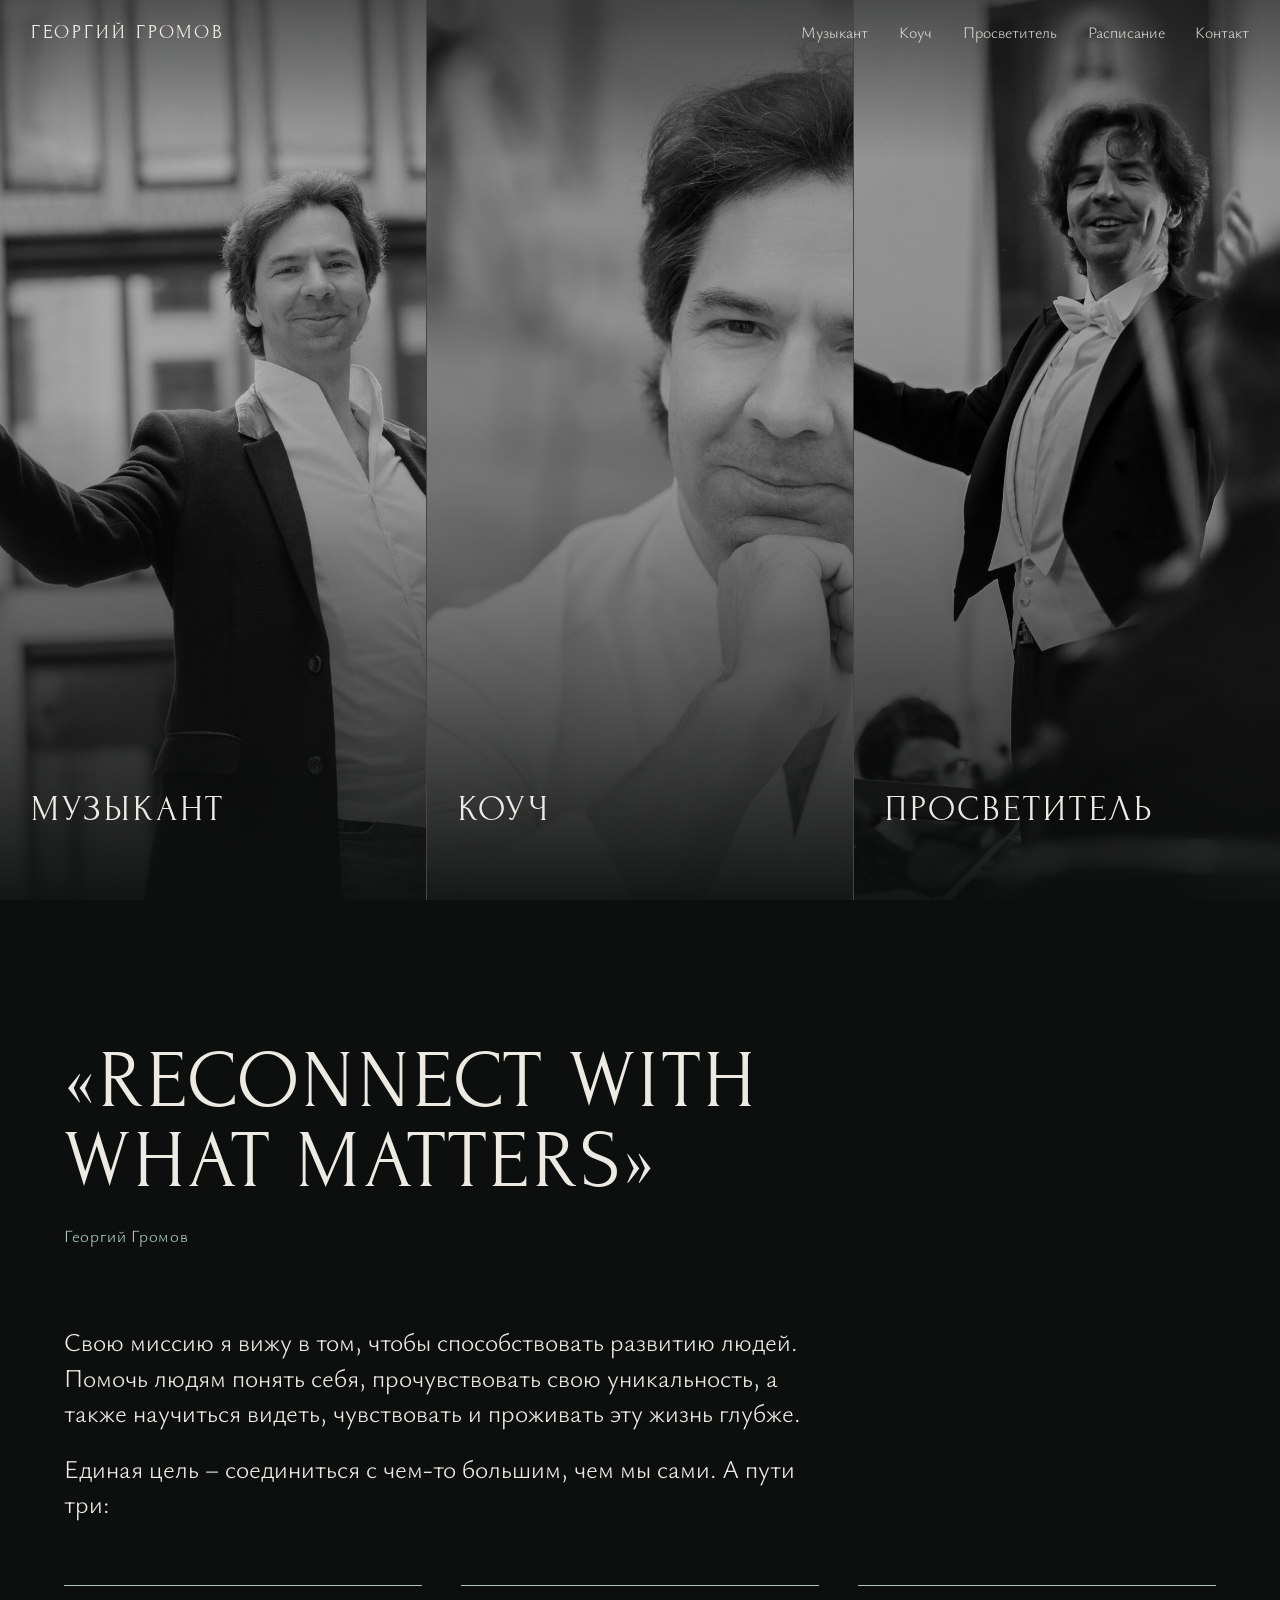
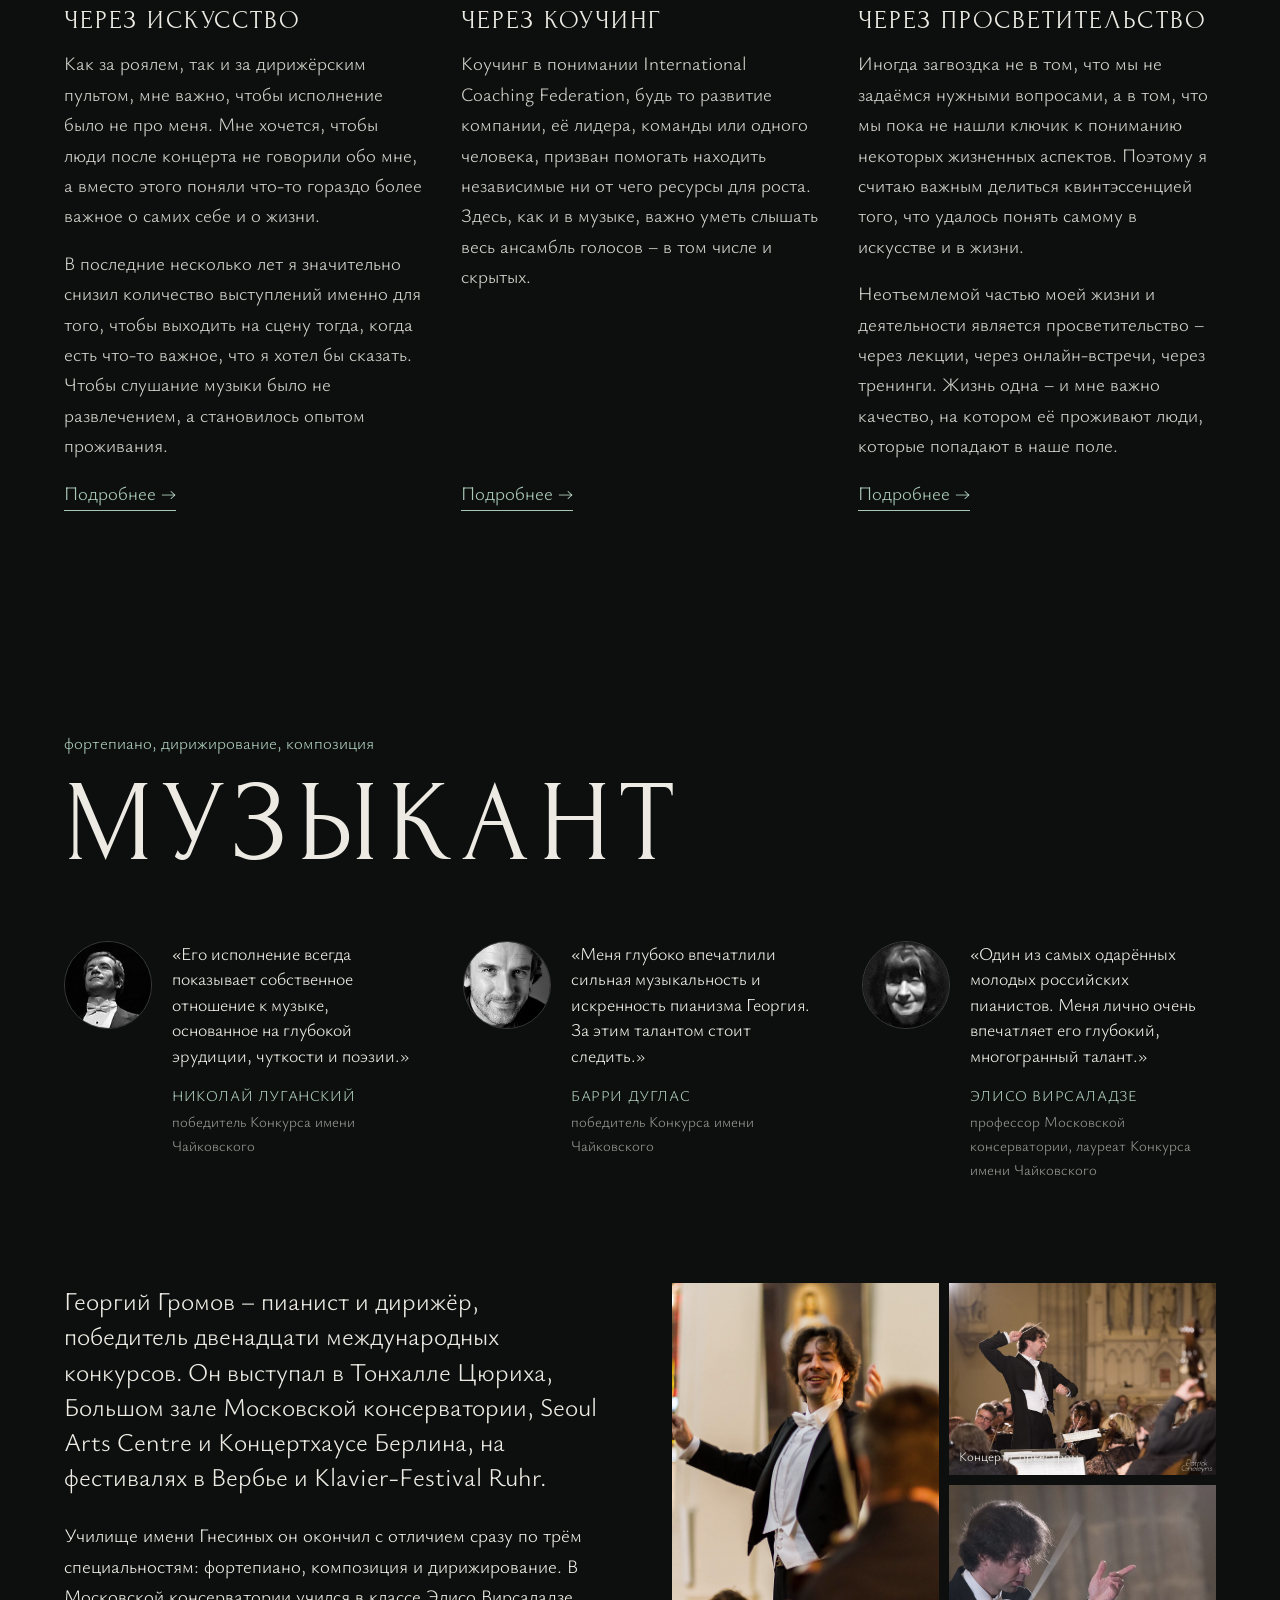
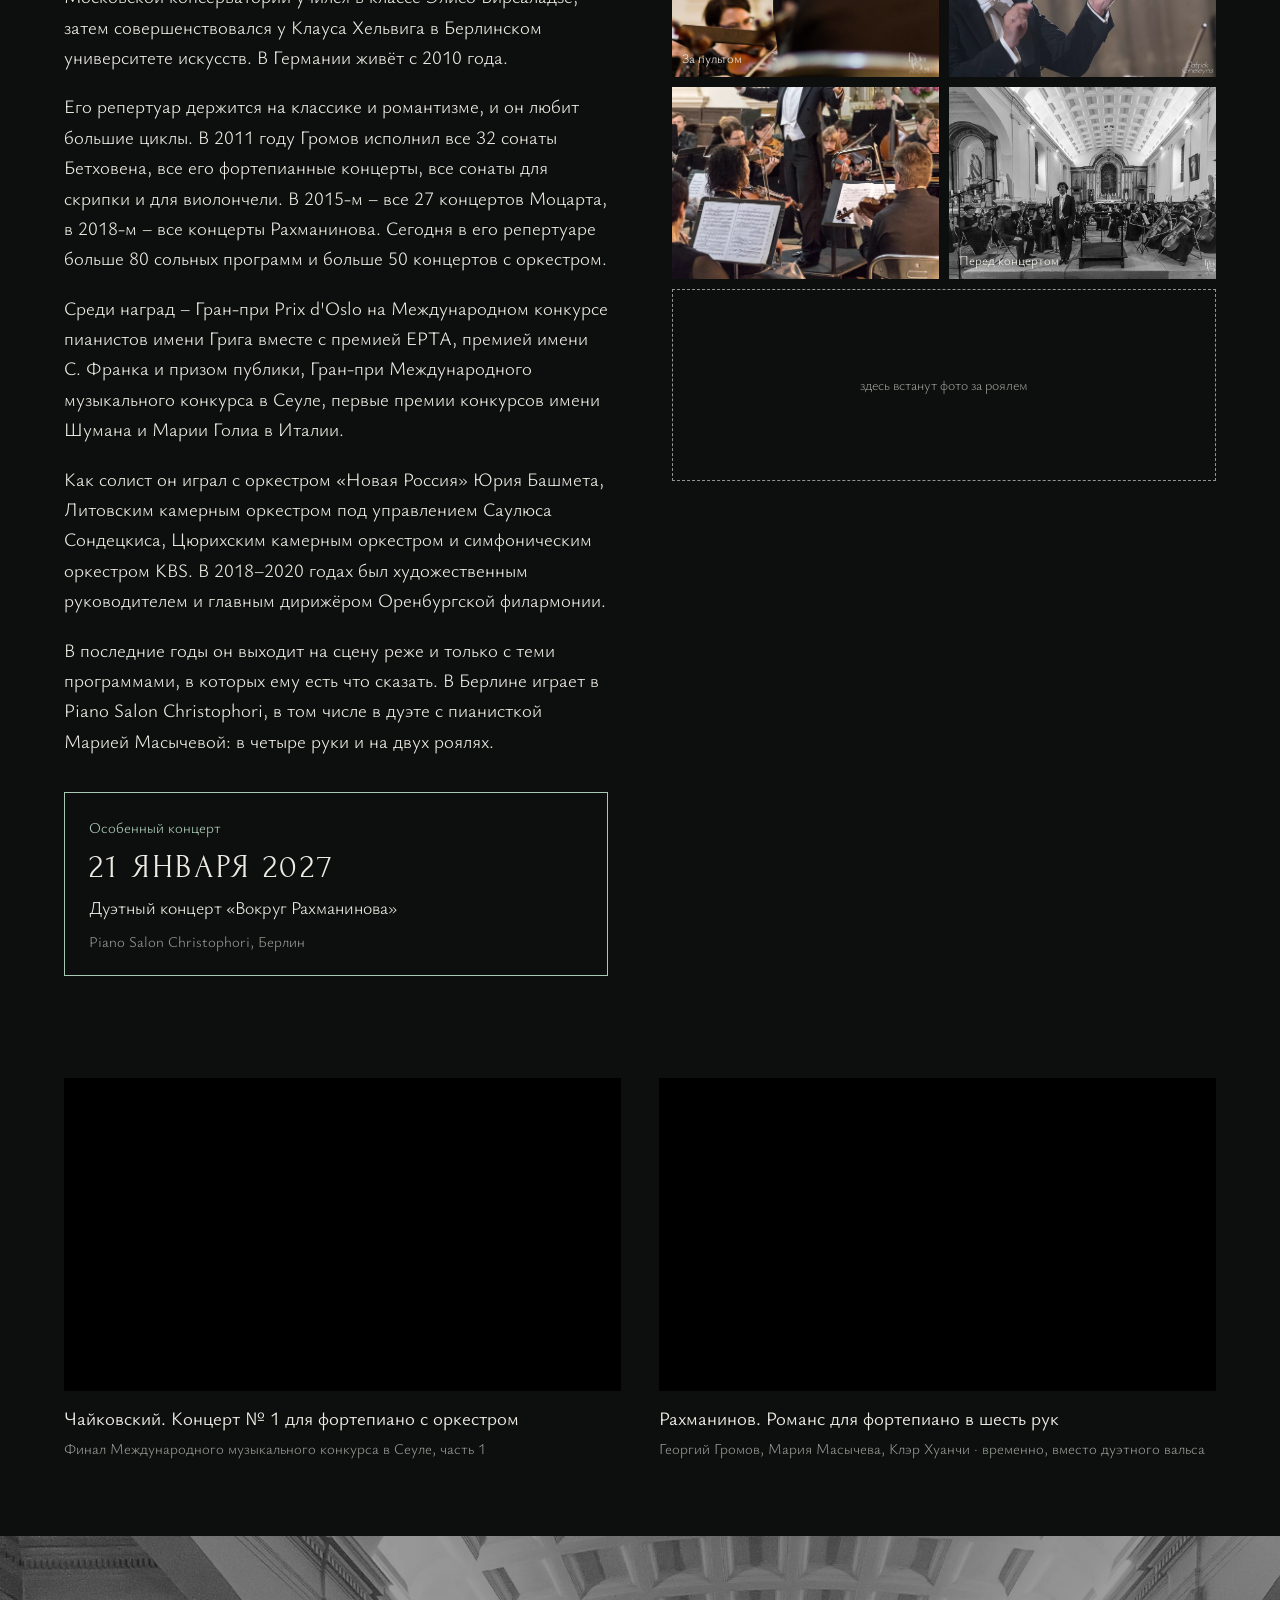
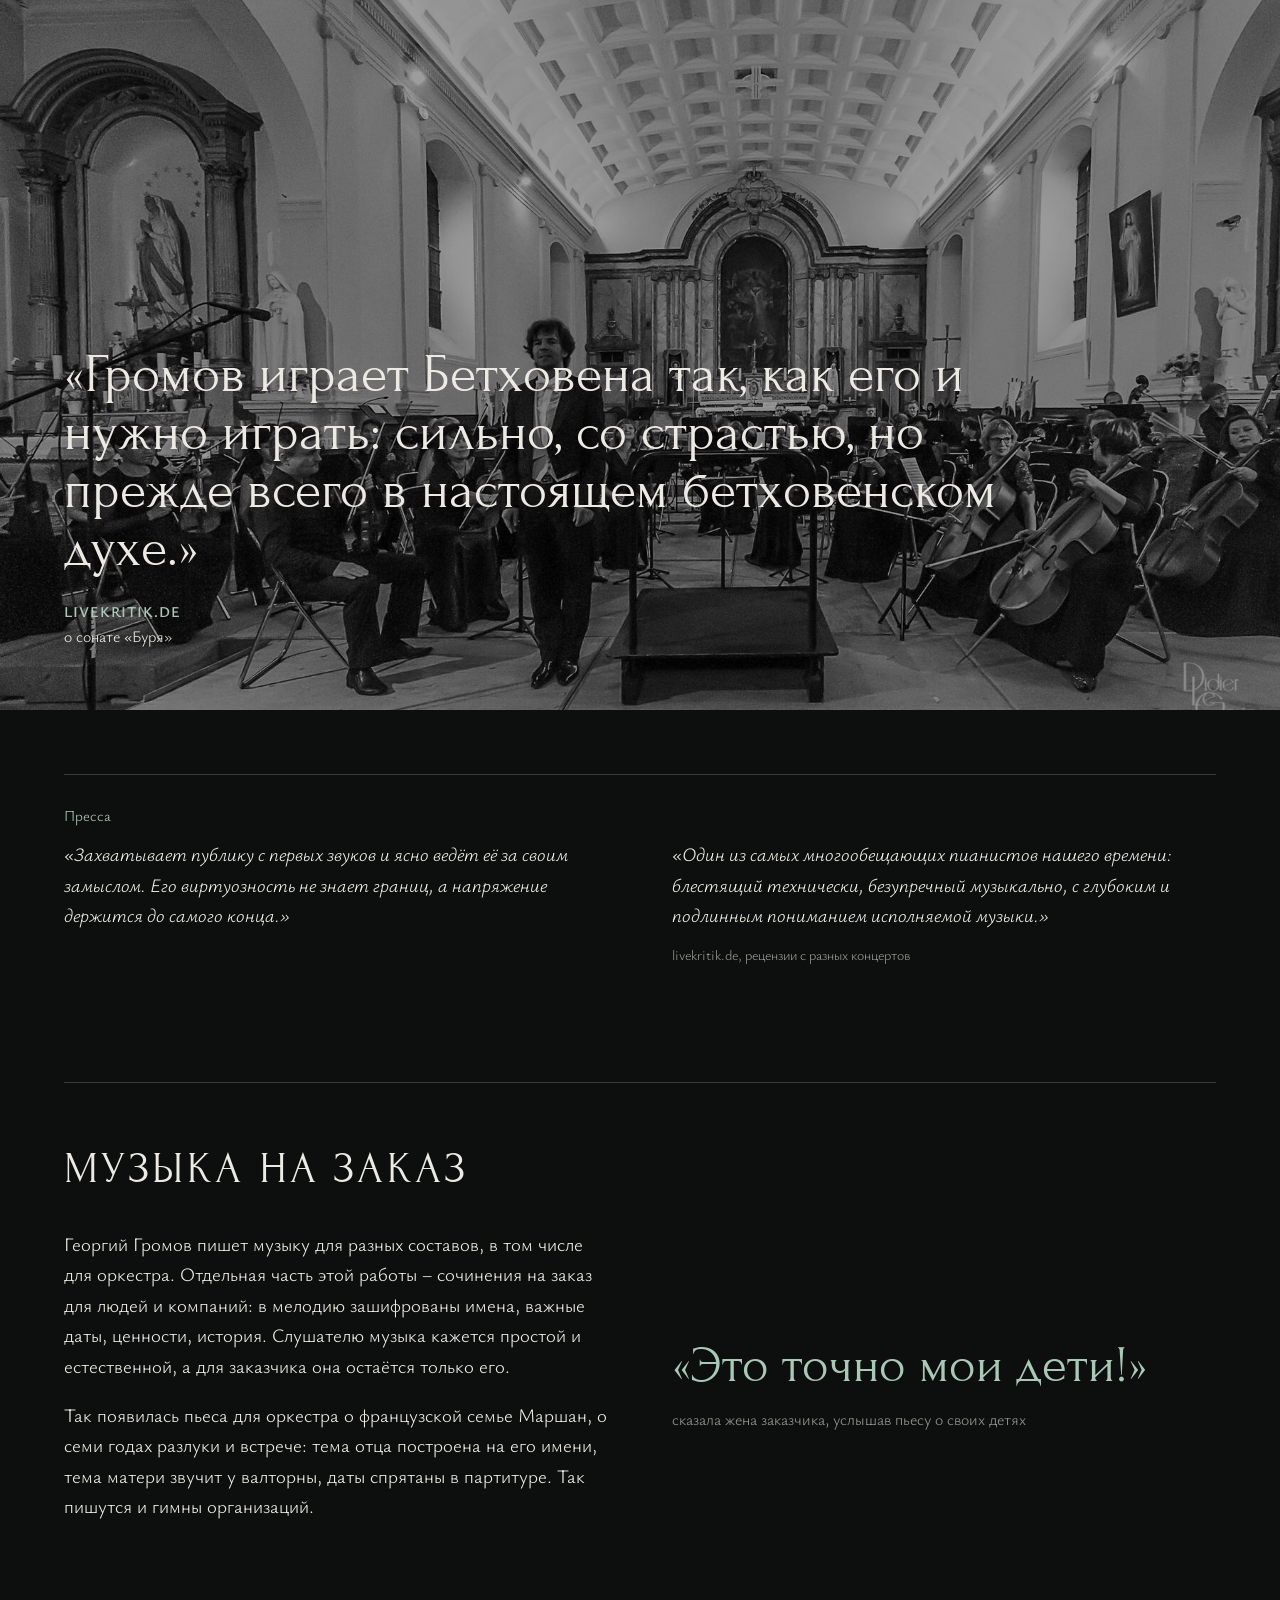
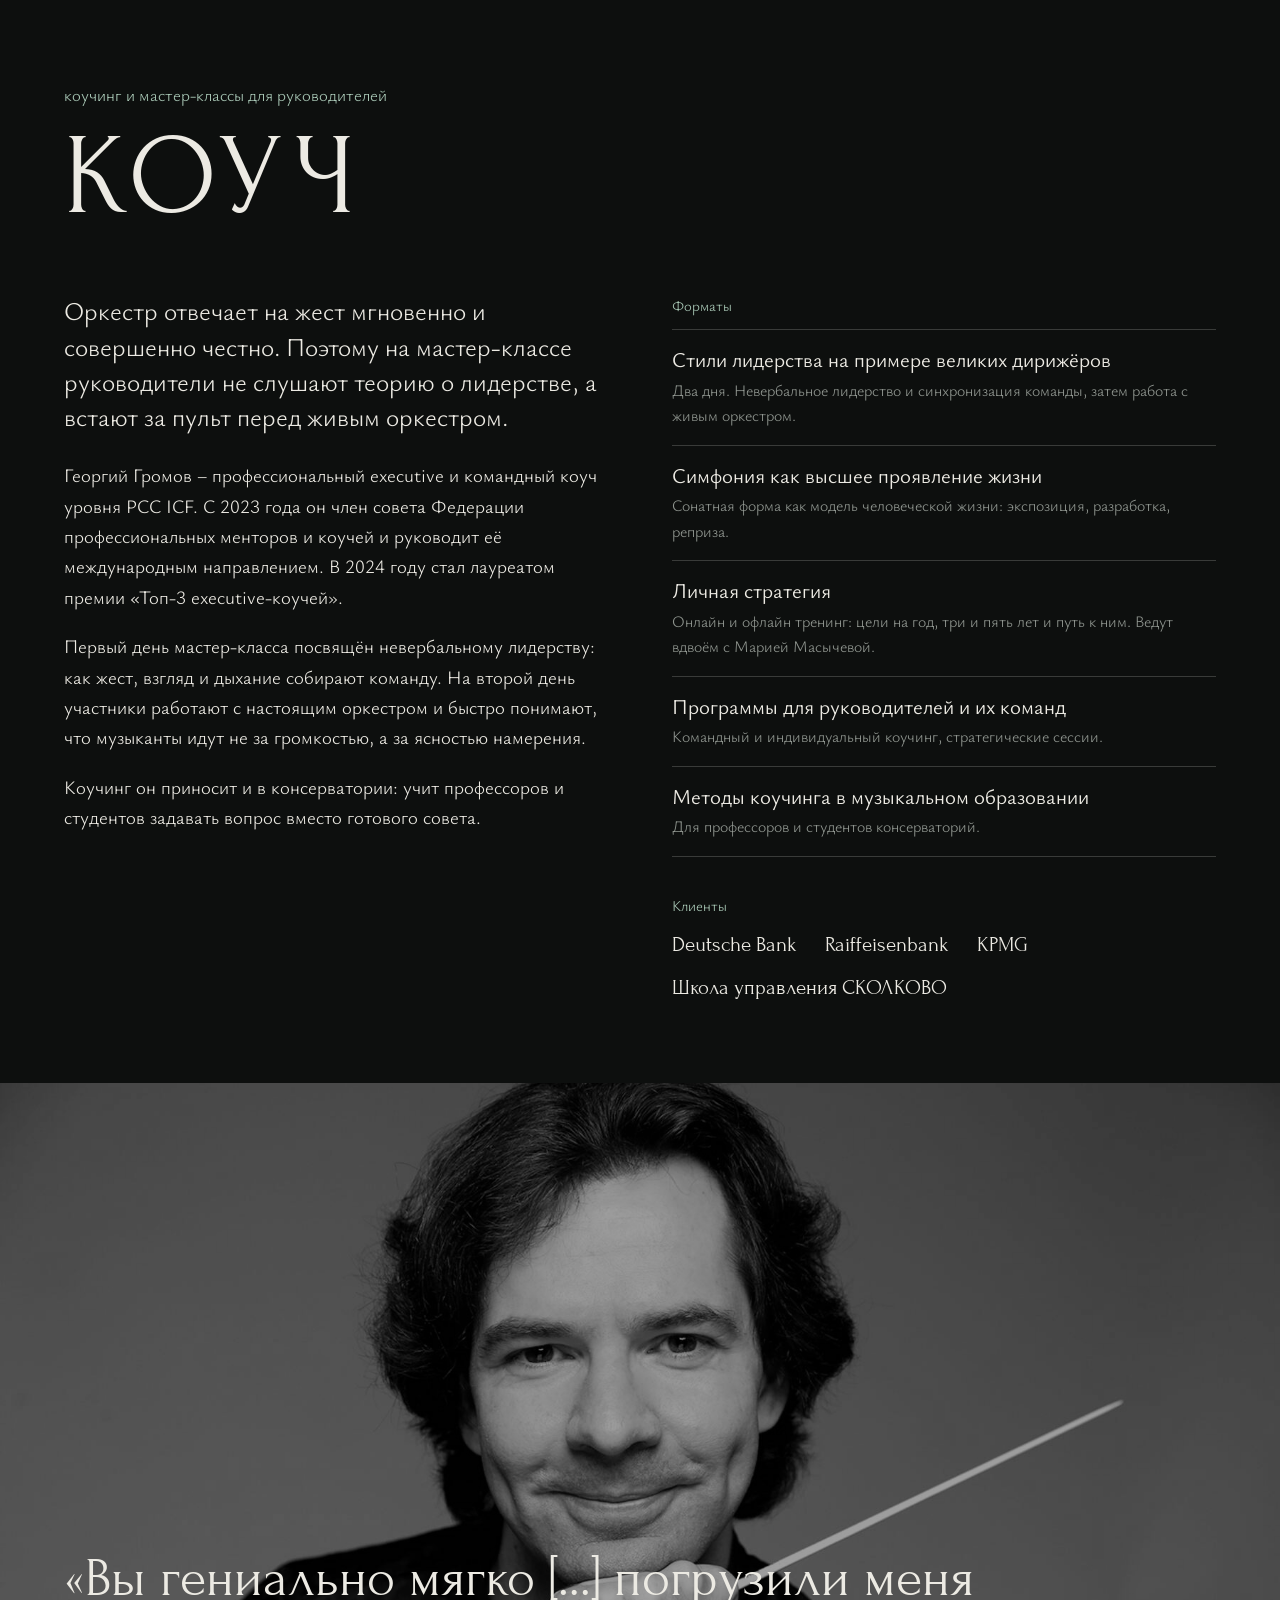
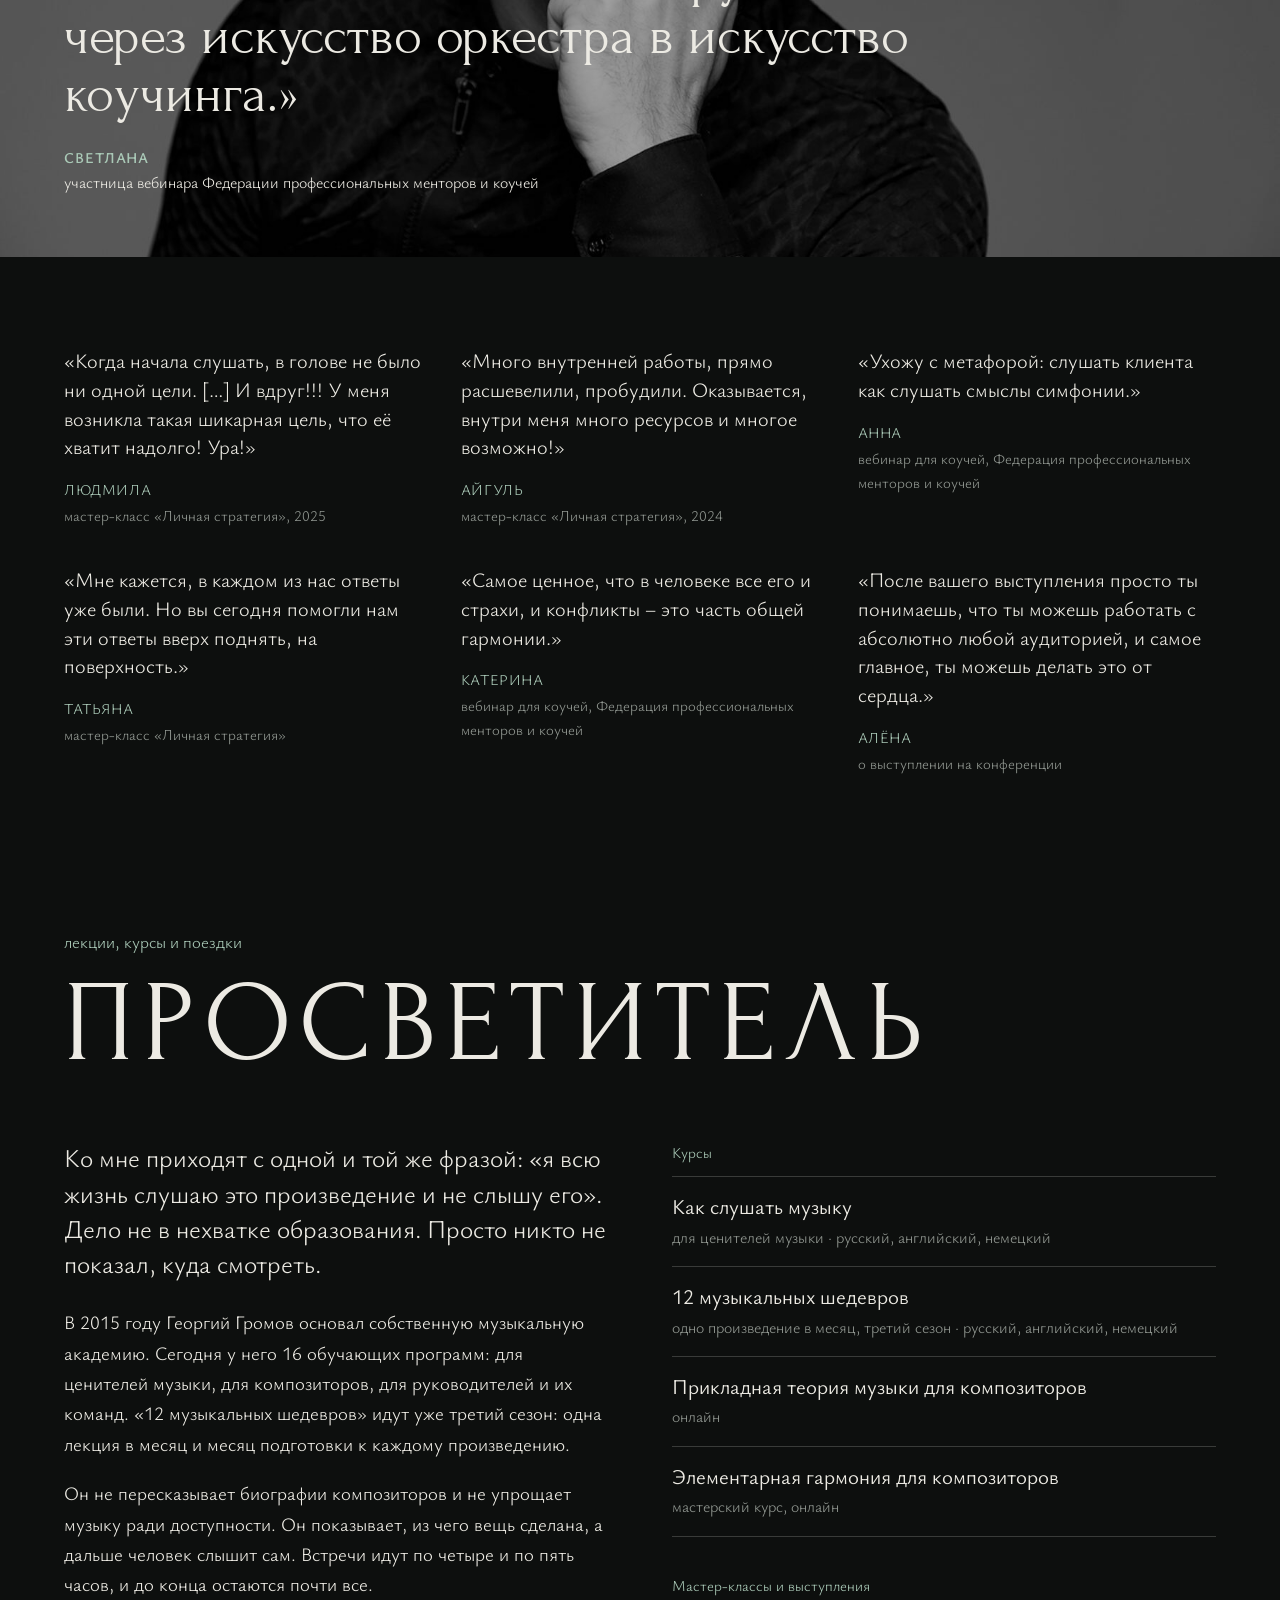
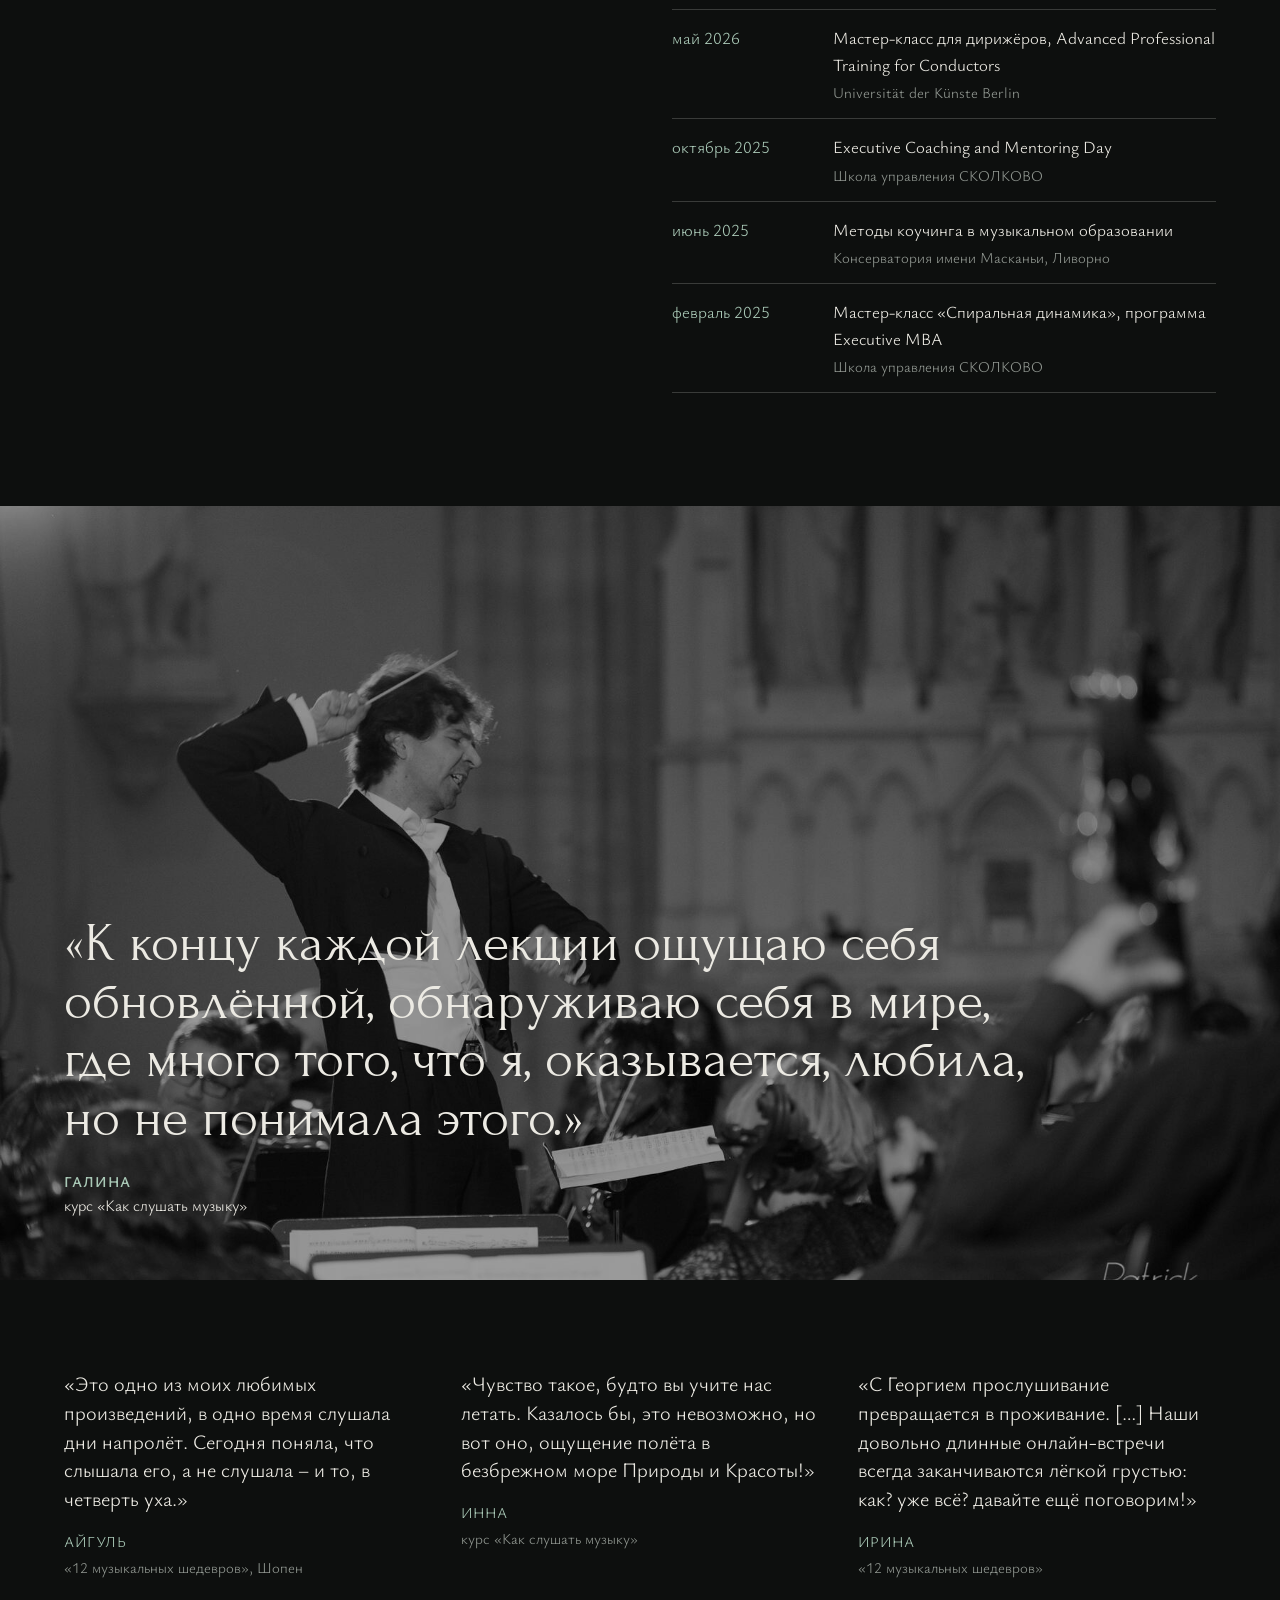
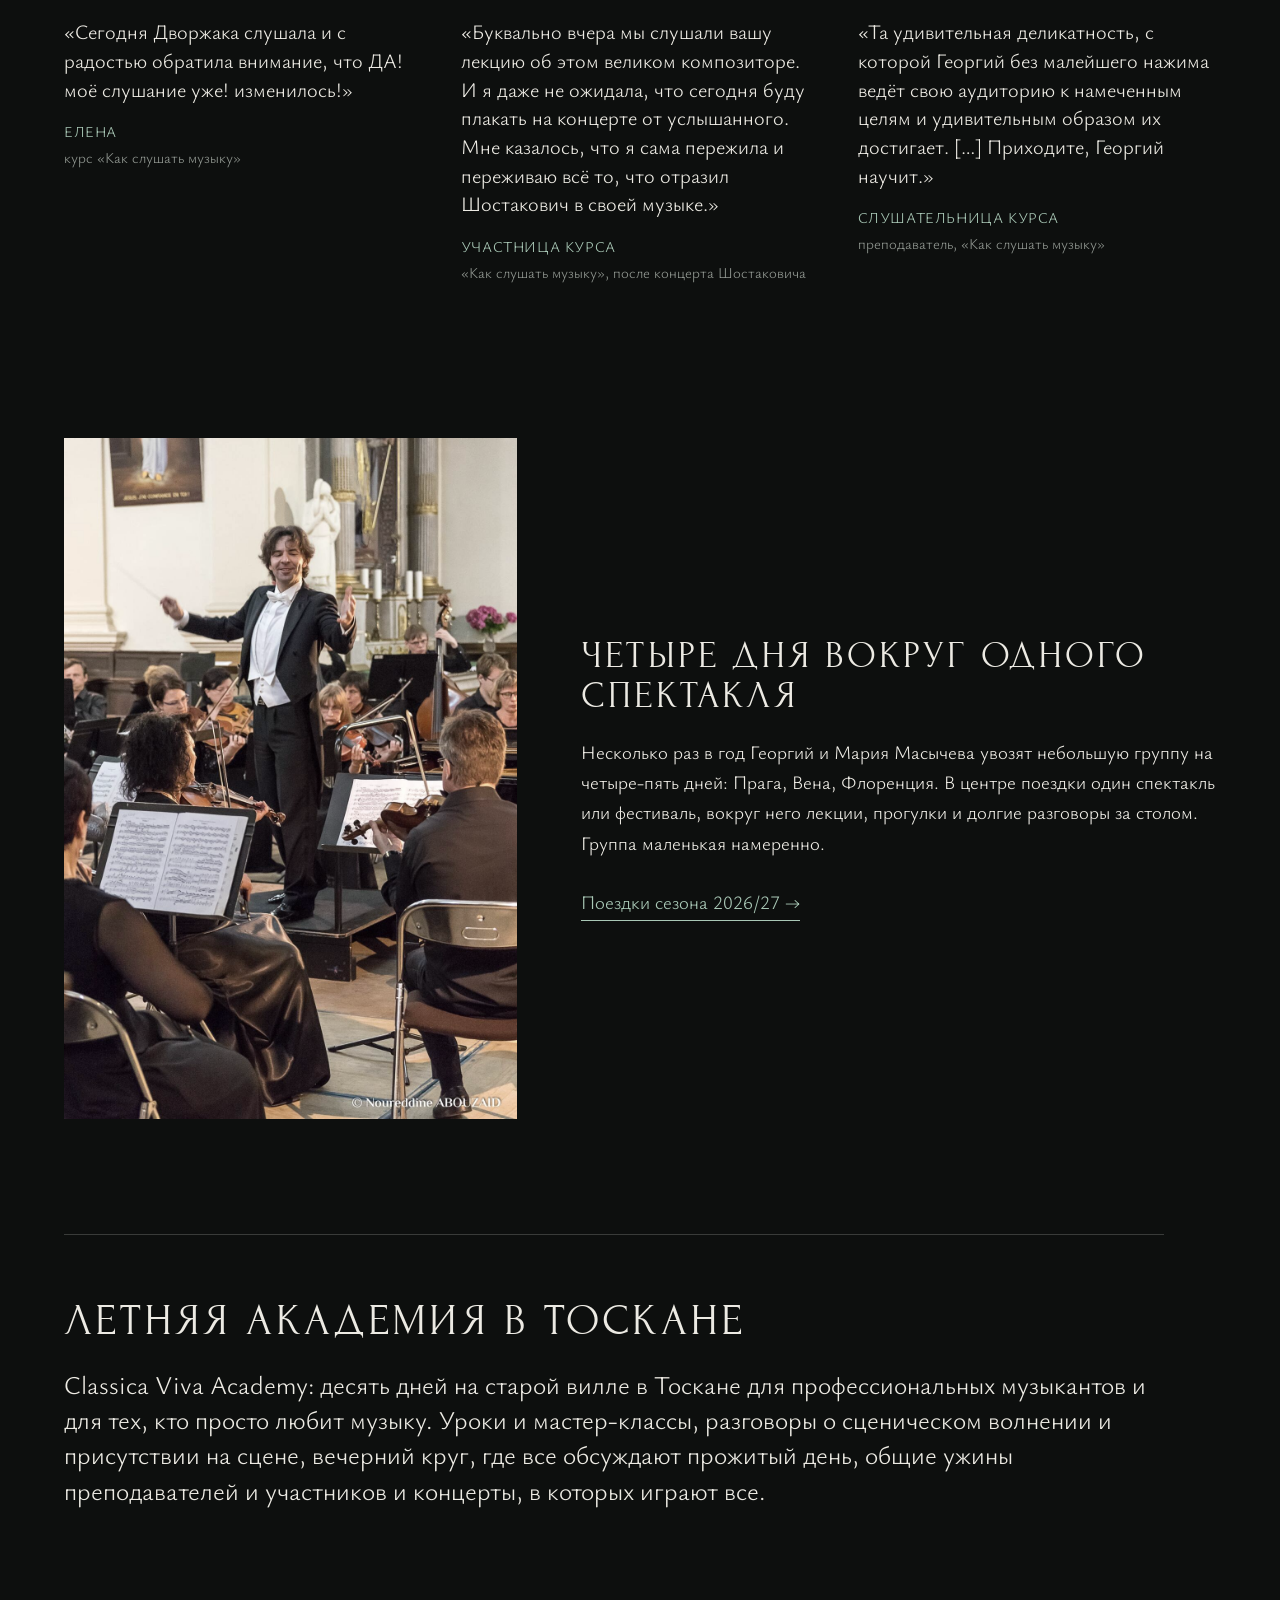
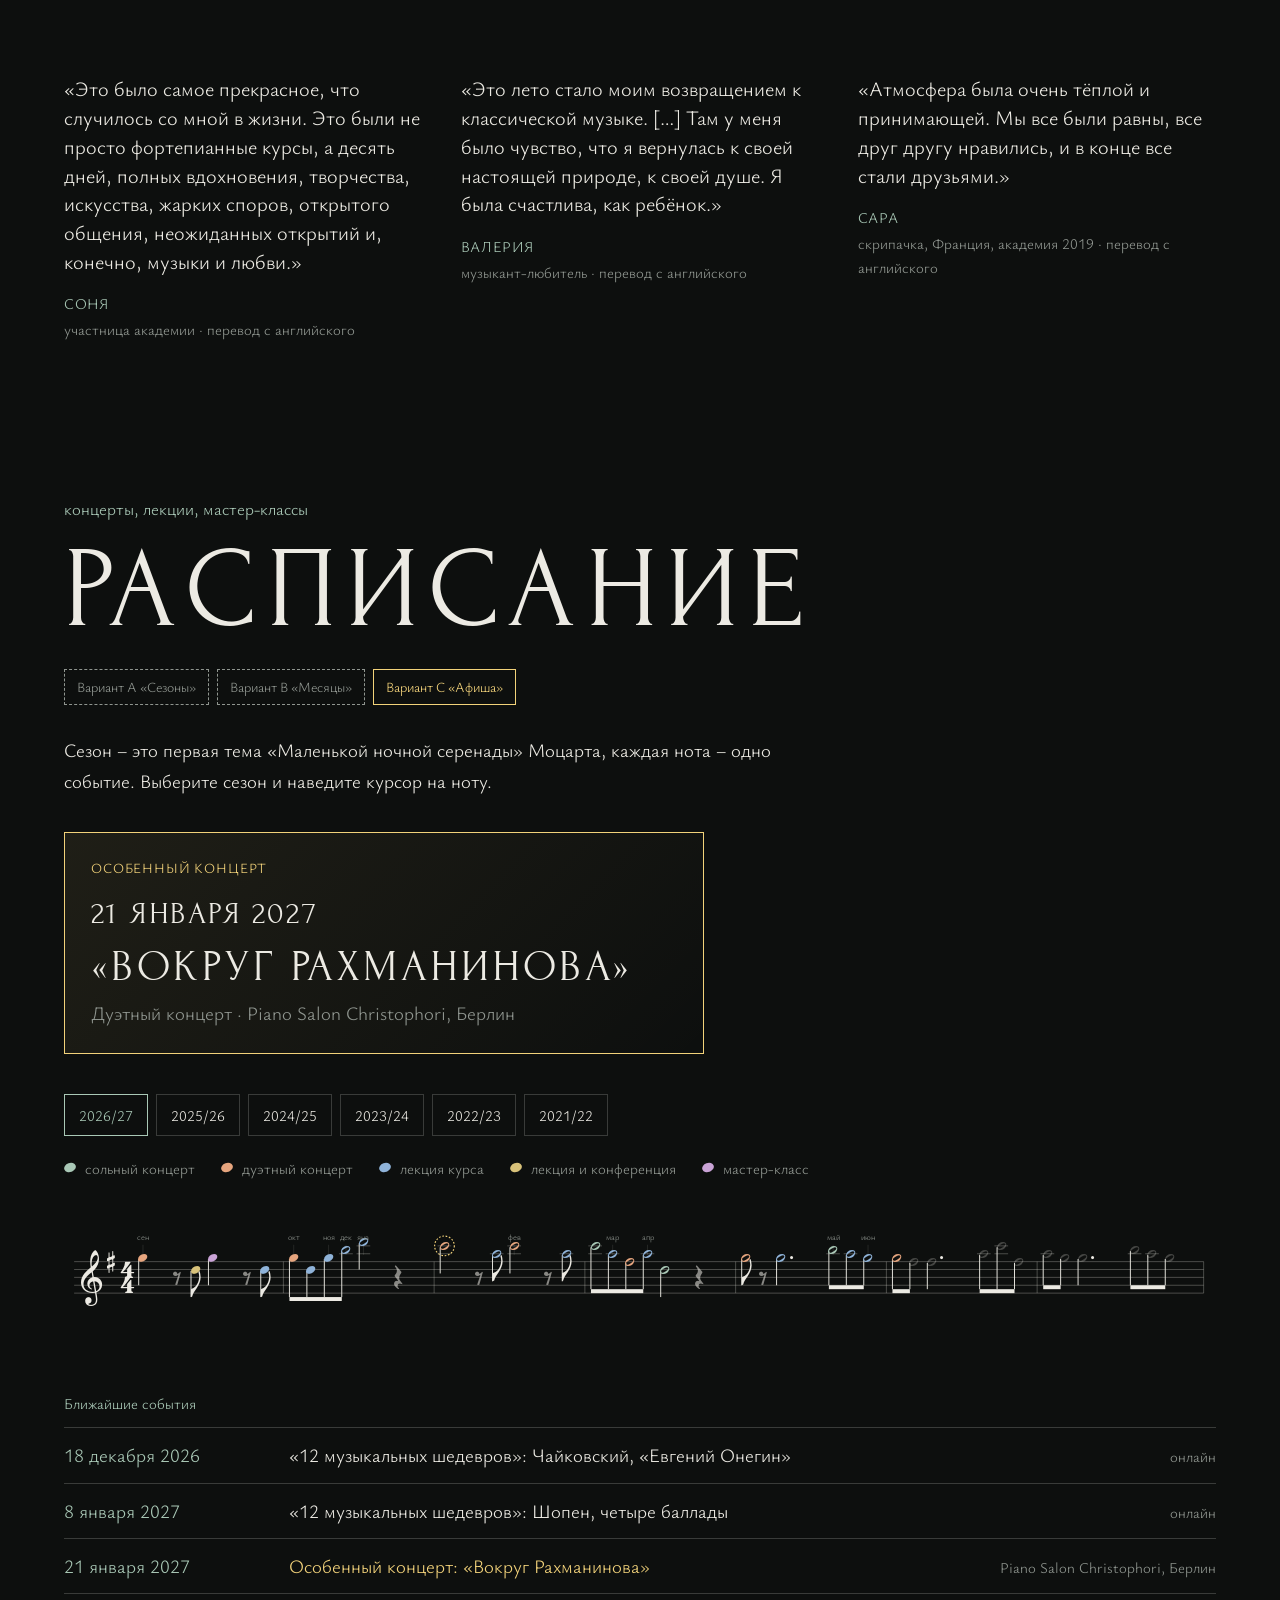
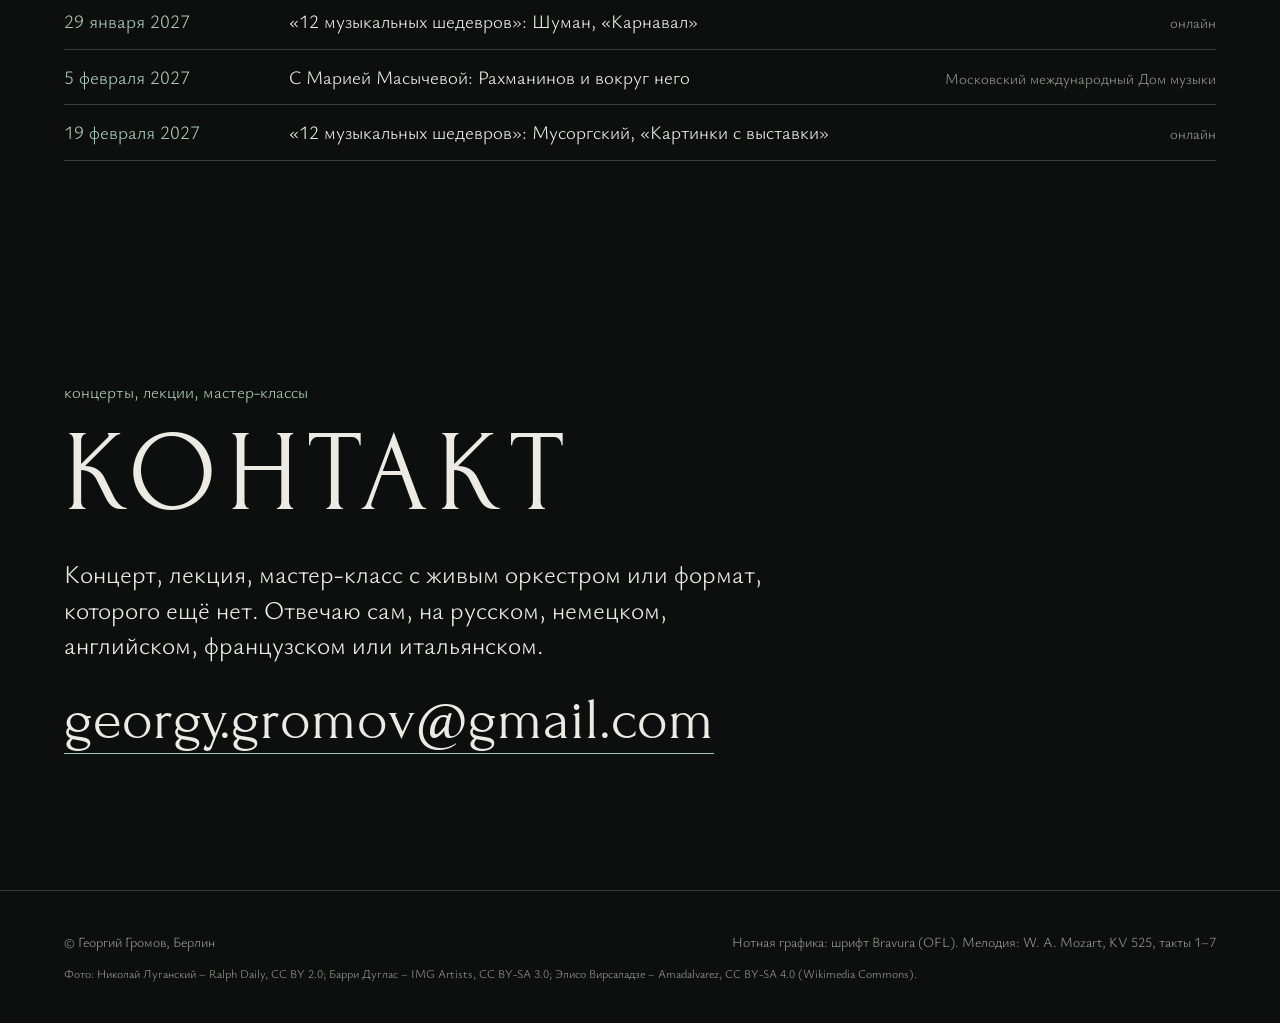
<file: design/c-triptih/raspisanie-c.html>
<!doctype html>
<html lang="ru">
<head>
<meta charset="utf-8">
<meta name="viewport" content="width=device-width, initial-scale=1">
<meta name="robots" content="noindex, nofollow">
<title>Георгий Громов – музыкант, коуч, просветитель</title>
<meta name="description" content="Пианист и дирижёр, коуч PCC ICF, автор курсов «Как слушать музыку». Концерты, мастер-классы с живым оркестром, лекции на пяти языках.">
<meta property="og:title" content="Георгий Громов – музыкант, коуч, просветитель">
<meta property="og:description" content="Пианист и дирижёр, коуч PCC ICF, автор курсов «Как слушать музыку». Концерты, мастер-классы с живым оркестром, лекции на пяти языках.">
<meta property="og:image" content="foto/p3.jpg">
<link rel="preconnect" href="https://fonts.googleapis.com">
<link rel="preconnect" href="https://fonts.gstatic.com" crossorigin>
<link href="https://fonts.googleapis.com/css2?family=Forum&family=Ysabeau+Office:ital,wght@0,300;0,400;0,600;1,300&display=swap" rel="stylesheet">
<style>
@font-face{font-family:'Bravura';src:url(../../assets/fonts/bravura.woff2) format('woff2');font-display:block}
:root{--night:#0D0F0E;--night2:#151816;--chalk:#ECEAE3;--sage:#A9C8B6;--dim:#8F958F;--line:rgba(236,234,227,.2);
  --k-concert:#A9C8B6;--k-duo:#E6A57E;--k-lecture:#8FB3D9;--k-master:#C9A3D6}
*{box-sizing:border-box}
html{-webkit-text-size-adjust:100%;scroll-behavior:smooth}
body{margin:0;background:var(--night);color:var(--chalk);font:300 19px/1.6 'Ysabeau Office',system-ui,sans-serif}
img{display:block;max-width:100%}
a{color:inherit}
.roman{font-family:'Forum',serif;text-transform:uppercase;letter-spacing:.08em;font-weight:400}
.lbl{color:var(--sage);font-size:15px;margin:0 0 12px}

/* ---------- первый экран ---------- */
.cover{position:relative}
.tri{position:relative;height:100svh;min-height:600px;display:flex}
.leaf{position:relative;flex:1;overflow:hidden;transition:flex-grow .7s cubic-bezier(.2,.7,.2,1);text-decoration:none;color:var(--chalk)}
.leaf img{position:absolute;inset:0;width:100%;height:100%;object-fit:cover;filter:grayscale(1) brightness(.72);transition:filter .8s,transform 1.2s}
.leaf::after{content:"";position:absolute;inset:0;background:linear-gradient(0deg,rgba(13,15,14,.94) 0%,rgba(13,15,14,0) 55%),linear-gradient(180deg,rgba(13,15,14,.55) 0%,rgba(13,15,14,0) 18%)}
.leaf+.leaf{border-left:1px solid rgba(236,234,227,.25)}
.tri:hover .leaf{flex-grow:.7}
.tri .leaf:hover{flex-grow:2.2}
.leaf:hover img,.leaf:focus-visible img{filter:grayscale(0) saturate(1.08) brightness(.97);transform:scale(1.03)}
.cap{position:absolute;z-index:2;left:clamp(16px,2.4vw,36px);right:clamp(16px,2.4vw,36px);bottom:clamp(36px,8vh,80px)}
.cap .r{font-size:clamp(26px,2.8vw,44px);line-height:1}
.cap .s{font-size:16px;line-height:1.5;color:var(--sage);max-width:28em;opacity:0;max-height:0;overflow:hidden;margin-top:0;transition:opacity .5s,max-height .6s,margin-top .6s}
.leaf:hover .s,.leaf:focus-visible .s{opacity:1;max-height:12em;margin-top:12px}
.wait{position:absolute;z-index:2;top:64px;left:14px;background:#fff3b0;color:#3a3200;font:12px/1.3 system-ui;padding:4px 8px}
.top{position:absolute;z-index:4;top:0;right:0;left:0;display:flex;justify-content:space-between;align-items:baseline;gap:20px;padding:20px clamp(16px,2.4vw,36px)}
.top nav{display:flex;flex-wrap:wrap;justify-content:flex-end;gap:clamp(16px,2.4vw,34px)}
.brand{margin:0;font-size:clamp(18px,1.6vw,24px);line-height:1;letter-spacing:.14em;color:var(--chalk)}
.top a{text-decoration:none;font-size:16px;color:var(--chalk);opacity:.85}
.top a:hover{opacity:1;color:var(--sage)}
.name{position:absolute;z-index:3;left:0;right:0;bottom:0;padding:0 clamp(16px,2.4vw,36px) clamp(22px,4vh,40px);pointer-events:none;display:flex;justify-content:space-between;align-items:flex-end;gap:20px}
.mission{padding-top:clamp(90px,12vw,180px)}
.motto{margin:0;font-size:clamp(40px,6.4vw,112px);line-height:.98;letter-spacing:.04em;max-width:11em}
.motto cite{display:block;margin-top:24px;font:300 17px/1.3 'Ysabeau Office';letter-spacing:.04em;text-transform:none;color:var(--sage)}
.mission .big{max-width:30em;margin:clamp(40px,6vw,80px) 0 0}
.mission .big + .big{margin-top:.8em}
.paths{display:grid;grid-template-columns:repeat(3,minmax(0,1fr));gap:clamp(20px,3vw,48px);margin-top:clamp(36px,5vw,64px)}
.path{display:flex;flex-direction:column;border-top:1px solid var(--sage);padding-top:20px}
.path h3{font-size:clamp(22px,2vw,30px);line-height:1.1;margin:0 0 14px}
.path p{margin:0 0 .9em;color:var(--chalk);opacity:.88}
.path .more-link{margin-top:auto;align-self:flex-start}
.name .q{max-width:24em;font-style:italic;font-size:clamp(15px,1.15vw,18px);text-align:right}
.name .q b{display:block;font-style:normal;font-weight:600;color:var(--sage);margin-top:6px;font-size:14px;letter-spacing:.04em}

/* ---------- разделы ---------- */
.sec{padding:clamp(80px,11vw,160px) clamp(16px,5vw,80px) clamp(40px,6vw,80px)}
.eyebrow{color:var(--sage);font-size:17px}
.sec h2{margin:.15em 0 0;font-size:clamp(56px,9vw,160px);line-height:.9}
.cols{display:grid;grid-template-columns:minmax(0,1fr) minmax(0,1fr);gap:clamp(24px,5vw,90px);margin-top:clamp(30px,5vw,70px)}
.big{font-size:clamp(22px,2vw,30px);line-height:1.38;margin:0 0 1em}
.cols p{margin:0 0 1em}
.halls,.formats,.akadem{list-style:none;margin:0 0 36px;padding:0;border-top:1px solid var(--line)}
.halls li{display:flex;justify-content:space-between;gap:16px;padding:13px 0;border-bottom:1px solid var(--line);font-size:18px}
.halls li span:last-child{color:var(--dim)}
.formats li{padding:16px 0;border-bottom:1px solid var(--line)}
.formats b{display:block;font-weight:400;font-size:21px;line-height:1.3}
.formats span{display:block;color:var(--dim);font-size:16px;margin-top:4px}
.clients{display:flex;flex-wrap:wrap;gap:10px 28px;font-family:'Forum',serif;font-size:21px}
.akadem li{display:grid;grid-template-columns:8.5em 1fr;gap:16px;padding:14px 0;border-bottom:1px solid var(--line);font-size:17px}
.akadem .when{color:var(--sage)}
.akadem i{display:block;font-style:normal;color:var(--dim);font-size:15px;margin-top:2px}
.next{border:1px solid var(--sage);padding:22px 24px;margin-top:36px}
/* отзывы музыкантов под заголовком */
.refs{display:grid;grid-template-columns:repeat(3,minmax(0,1fr));gap:clamp(24px,3.5vw,56px);margin-top:clamp(36px,5vw,64px)}
.ref{margin:0;display:grid;grid-template-columns:88px 1fr;gap:20px;align-items:start}
.ref img{width:88px;height:88px;border-radius:50%;object-fit:cover;filter:grayscale(1);border:1px solid var(--line)}
.ref blockquote{margin:0;font-size:clamp(18px,1.4vw,21px);line-height:1.42}
.ref cite{display:block;margin-top:14px;font-style:normal;font-size:15px;color:var(--sage);letter-spacing:.04em;text-transform:uppercase}
.ref cite span{display:block;text-transform:none;letter-spacing:0;color:var(--dim);margin-top:2px}
.bio{margin-top:clamp(60px,8vw,110px)}
/* галерея */
.gallery{display:grid;grid-template-columns:1fr 1fr;grid-auto-rows:clamp(150px,15vw,230px);gap:10px;align-self:start}
.g{position:relative;display:block;overflow:hidden;background:var(--night2)}
.g:first-child{grid-row:span 2}
.g img{width:100%;height:100%;object-fit:cover;transition:transform .8s,filter .6s;filter:saturate(.85)}
.g:hover img{transform:scale(1.04);filter:saturate(1)}
.g span{position:absolute;left:10px;bottom:8px;font-size:13px;color:var(--chalk);text-shadow:0 1px 6px rgba(0,0,0,.8)}
.g-wait{grid-column:span 2;display:flex;align-items:center;justify-content:center;border:1px dashed var(--dim);background:transparent}
.g-wait span{position:static;color:var(--dim);font-size:14px;text-shadow:none;text-align:center;padding:10px}
/* видео */
.vids{display:grid;grid-template-columns:1fr 1fr;gap:clamp(20px,3vw,48px);margin-top:clamp(60px,8vw,110px)}
.vid{margin:0}
.frame{position:relative;aspect-ratio:16/9;background:#000}
.frame iframe{position:absolute;inset:0;width:100%;height:100%;border:0}
.vid figcaption{margin-top:12px}
.vid b{display:block;font-weight:400;font-size:19px}
.vid span{display:block;color:var(--dim);font-size:15px;margin-top:2px}
footer .credits{flex-basis:100%;font-size:12px}
.next .d{font-size:clamp(30px,2.6vw,40px);line-height:1;margin-bottom:10px}
.next .w{font-size:18px;line-height:1.45}
.next .p{color:var(--dim);font-size:15px;margin-top:8px}

.band{position:relative;margin:0;min-height:86svh;display:flex;align-items:flex-end}
.band.short{min-height:64svh}
.band img{position:absolute;inset:0;width:100%;height:100%;object-fit:cover;filter:grayscale(1) brightness(.62)}
.band blockquote{position:relative;z-index:1;margin:0;padding:clamp(24px,5vw,80px);max-width:1100px;font-family:'Forum',serif;font-size:clamp(30px,4.2vw,68px);line-height:1.08}
.band cite{display:block;margin-top:24px;font:600 15px/1.3 'Ysabeau Office';letter-spacing:.06em;text-transform:uppercase;color:var(--sage)}
.band cite span{display:block;font-weight:300;text-transform:none;letter-spacing:0;color:var(--chalk);font-size:16px;margin-top:4px}

.voices{display:grid;grid-template-columns:repeat(3,minmax(0,1fr));gap:clamp(20px,3vw,48px);padding:clamp(50px,7vw,100px) clamp(16px,5vw,80px) 0}
.voices blockquote{margin:0;font-size:clamp(20px,1.6vw,24px);line-height:1.4}
.voices cite{display:block;margin-top:16px;font-style:normal;font-size:15px;color:var(--sage);letter-spacing:.04em;text-transform:uppercase}
.voices cite span{display:block;text-transform:none;letter-spacing:0;color:var(--dim);margin-top:2px}
.press{margin:clamp(40px,5vw,70px) clamp(16px,5vw,80px) 0;padding:28px 0 0;border-top:1px solid var(--line);columns:2;column-gap:clamp(24px,5vw,90px)}
.press .lbl{column-span:all}
.press p{margin:0 0 14px;font-style:italic;break-inside:avoid}
.press small{color:var(--dim);font-size:14px;display:block}

.trips{display:grid;grid-template-columns:minmax(0,5fr) minmax(0,7fr);gap:clamp(24px,5vw,90px);align-items:center}
.comp{margin:clamp(70px,9vw,130px) clamp(16px,5vw,80px) 0;padding-top:clamp(40px,5vw,70px);border-top:1px solid var(--line)}
.comp h3{font-size:clamp(30px,3.4vw,54px);line-height:1;margin:0}
.comp .cols{margin-top:clamp(20px,3vw,40px);align-items:center}
.comp blockquote{margin:0;font-family:'Forum',serif;font-size:clamp(34px,4vw,64px);line-height:1.05;color:var(--sage)}
.comp cite{display:block;margin-top:16px;font:300 16px/1.4 'Ysabeau Office';color:var(--dim)}
.academy{margin-top:clamp(70px,9vw,130px);padding-top:clamp(40px,5vw,70px);border-top:1px solid var(--line);max-width:1100px}
.academy h3{font-size:clamp(30px,3.4vw,54px);line-height:1;margin:0 0 24px}
.academy .big{margin:0}
.academy + .voices,.sec .academy ~ .voices{padding-top:0}
.trips-sec{padding-top:clamp(70px,9vw,130px)}
.voices + .sec{padding-top:clamp(90px,12vw,170px)}
.trips figure{margin:0}
.trips img{width:100%;max-height:80svh;object-fit:cover;filter:saturate(.7)}
.trips h3{font-size:clamp(28px,3vw,48px);line-height:1.05;margin:0 0 20px}
.more-link{display:inline-block;margin-top:10px;color:var(--sage);text-decoration:none;border-bottom:1px solid var(--sage);padding-bottom:2px}

/* ---------- нотная лента ---------- */
.intro{max-width:40em;margin:30px 0 0}
.sc-scroll{overflow-x:auto;overflow-y:hidden;margin-top:40px;padding-bottom:8px;scrollbar-color:var(--dim) transparent}
.sc{display:block}
.sc-gl{font-family:'Bravura';font-size:56px;fill:var(--chalk)}
.sc-staff,.sc-bar,.sc-led{stroke:var(--chalk);stroke-opacity:.45;stroke-width:1.1}
.sc-stem{stroke:var(--chalk);stroke-width:1.7}.sc-stem-s{stroke-width:1.1}
.sc-beam,.sc-dot{fill:var(--chalk)}
.sc-rest{fill:var(--chalk);opacity:.55}.sc-small{font-size:31px;opacity:.5}.sc-empty{fill:var(--chalk);opacity:.25}
.sc-year{font-family:'Ysabeau Office';font-size:15px;fill:var(--dim);text-anchor:middle}
.sc-ytick{stroke:var(--line);stroke-width:1}
.sc-hit{fill:transparent;cursor:pointer}
.sc-note{outline:none}
.sc-note .sc-head{transition:transform .18s;transform-box:fill-box;transform-origin:center}
.k-concert .sc-head{fill:var(--k-concert)}.k-duo .sc-head{fill:var(--k-duo)}
.k-lecture .sc-head{fill:var(--k-lecture)}.k-master .sc-head{fill:var(--k-master)}
.sc-note:hover .sc-head,.sc-note:focus-visible .sc-head,.sc-note.on .sc-head{transform:scale(1.42)}
.sc-note:focus-visible .sc-hit{stroke:var(--sage);stroke-width:1.5}
.legend{display:flex;flex-wrap:wrap;gap:9px 26px;margin-top:20px;font-size:15px;color:var(--dim)}
.legend span{display:inline-flex;align-items:center;gap:9px}
.legend i{width:12px;height:9px;border-radius:50%;transform:rotate(-20deg);display:block}
.legend .k-concert{background:var(--k-concert)}.legend .k-duo{background:var(--k-duo)}
.legend .k-lecture{background:var(--k-lecture)}.legend .k-master{background:var(--k-master)}
.evcard{margin-top:30px;border-top:1px solid var(--line);padding-top:22px;min-height:120px}
.evcard span{display:block}
.evcard .when{color:var(--sage);font-size:16px}
.evcard .what{font-family:'Forum',serif;font-size:clamp(24px,2.4vw,36px);line-height:1.15;margin:6px 0}
.evcard .where{color:var(--dim);font-size:16px}

.contact .big{max-width:28em;margin-top:30px}
.mail{display:inline-block;font-family:'Forum',serif;font-size:clamp(28px,4.6vw,72px);text-decoration:none;border-bottom:1px solid var(--sage);line-height:1.1;word-break:break-all}
.mail:hover{color:var(--sage)}
footer{display:flex;justify-content:space-between;flex-wrap:wrap;gap:10px 30px;padding:40px clamp(16px,5vw,80px);color:var(--dim);font-size:14px;border-top:1px solid var(--line);margin-top:60px}

@media (max-width:820px){
  .tri{flex-direction:column;height:auto;min-height:0}
  .leaf{height:46svh;flex:none}
  .leaf+.leaf{border-left:0;border-top:1px solid rgba(236,234,227,.25)}
  .tri:hover .leaf,.tri .leaf:hover{flex-grow:0}
  .cap{bottom:20px}.cap .s{opacity:1;max-height:none;margin-top:10px}
  .wait{top:14px}
  .top{position:absolute}
  .top nav{display:none}
  .name{position:relative;background:var(--night);flex-direction:column;align-items:flex-start;padding-top:28px}
  .name .q{text-align:left}
  .cols,.voices,.trips,.paths,.refs,.vids{grid-template-columns:1fr}
  .ref{grid-template-columns:64px 1fr}.ref img{width:64px;height:64px}
  .press{columns:1}
  .akadem li{grid-template-columns:1fr;gap:2px}
  .band{min-height:70svh}.band.short{min-height:50svh}
}
@media (hover:none){.leaf img{filter:saturate(.9) brightness(.85)}}

.sch{position:relative;margin-top:36px}
:root{--k-concert:#A9C8B6;--k-duo:#E6A57E;--k-course:#8FB3D9;--k-lecture:#D8C27A;--k-master:#C9A3D6;--k-none:#3a403c}
.k-course .sc-head{fill:var(--k-course)}.k-none .sc-head{fill:var(--k-none)}
.k-concert .sc-head{fill:var(--k-concert)}.k-duo .sc-head{fill:var(--k-duo)}
.k-lecture .sc-head{fill:var(--k-lecture)}.k-master .sc-head{fill:var(--k-master)}
.sc-note .sc-head{transform:none!important}
.sc-hov{fill:none;stroke:var(--chalk);stroke-width:1.4;opacity:0;transition:opacity .15s}
.sc-note:hover .sc-hov,.sc-note:focus-visible .sc-hov,.sc-note.on .sc-hov{opacity:1}
.sc-ring{fill:none;stroke:#F2D27A;stroke-width:2;stroke-dasharray:3 3}
.k-none{pointer-events:none}
.legend .k-course{background:var(--k-course)}
.sc-scroll.fit .sc{width:100%;height:auto;min-width:860px}
.sc-scroll.long{cursor:grab}
.season{margin-top:10px}
.season-h{display:flex;align-items:baseline;gap:16px;margin-top:26px}
.season-h b{font-size:clamp(20px,1.8vw,26px)}
.season-h span{color:var(--dim);font-size:15px}
.tip{position:absolute;z-index:30;left:0;top:0;width:max-content;max-width:min(340px,86vw);background:#1b201d;
  border:1px solid var(--sage);box-shadow:0 14px 34px rgba(0,0,0,.55);padding:14px 16px 13px;
  pointer-events:none;opacity:0;transform:translateY(6px);transition:opacity .14s,transform .14s;font-size:15px;line-height:1.4}
.tip.on{opacity:1;transform:none}
.tip::after{content:"";position:absolute;left:var(--ax,50%);width:12px;height:12px;background:#1b201d;
  border:1px solid var(--sage);border-top:0;border-left:0;transform:translateX(-50%) rotate(45deg);bottom:-7px}
.tip.below::after{bottom:auto;top:-7px;transform:translateX(-50%) rotate(225deg)}
.tip .k{display:flex;align-items:center;gap:8px;color:var(--sage);font-size:13px;letter-spacing:.03em}
.tip .k i{width:10px;height:8px;border-radius:50%;transform:rotate(-20deg)}
.tip .t{font-family:'Forum',serif;font-size:20px;line-height:1.15;margin:6px 0 4px;color:var(--chalk)}
.tip .p{color:var(--dim);font-size:14px}
.tip .fut{display:inline-block;margin-left:6px;color:#F2D27A}
.tip ul{list-style:none;margin:8px 0 0;padding:0}
.tip li{padding:5px 0;border-top:1px solid var(--line);font-size:14px}
.hl-card{border:1px solid #F2D27A;padding:24px 26px;max-width:640px;background:linear-gradient(135deg,rgba(242,210,122,.08),transparent)}
.hl-card .tag{color:#F2D27A;font-size:14px;letter-spacing:.06em;text-transform:uppercase}
.hl-card .d{font-size:clamp(26px,2.4vw,36px);margin-top:10px}
.hl-card .t{font-size:clamp(30px,3.4vw,52px);line-height:1;margin-top:6px}
.hl-card .p{color:var(--dim);margin-top:10px}
.tabs{display:flex;flex-wrap:wrap;gap:8px;margin-top:40px}
.tab{background:transparent;color:var(--chalk);border:1px solid var(--line);padding:8px 14px;font:inherit;font-size:15px;cursor:pointer}
.tab.on{border-color:var(--sage);color:var(--sage)}
.pane{display:none}.pane.on{display:block}
.upnext{margin-top:40px}
.upnext ul{list-style:none;margin:0;padding:0;border-top:1px solid var(--line)}
.upnext li{display:grid;grid-template-columns:11em 1fr auto;gap:16px;padding:12px 0;border-bottom:1px solid var(--line);align-items:baseline}
.upnext li::before{content:"";display:none}
.upnext .when{color:var(--sage)}.upnext .where{color:var(--dim);font-size:15px}
.upnext li.is-hl .what{color:#F2D27A}
@media (max-width:820px){.upnext li{grid-template-columns:1fr;gap:2px}}

.vswitch{display:flex;flex-wrap:wrap;gap:8px;margin-top:26px}
.vswitch a{border:1px dashed var(--dim);padding:6px 12px;font-size:14px;text-decoration:none;color:var(--dim)}
.vswitch a.on{border-style:solid;border-color:#F2D27A;color:#F2D27A}
@media (prefers-reduced-motion:reduce){*{transition:none!important;scroll-behavior:auto}}
</style>
</head>
<body>
<header class="cover"><div class="top"><h1 class="brand roman">Георгий Громов</h1><nav aria-label="Разделы"><a href="#muzykant">Музыкант</a><a href="#kouch">Коуч</a><a href="#prosvetitel">Просветитель</a><a href="#raspisanie">Расписание</a><a href="#kontakt">Контакт</a></nav></div><div class="tri"><a class="leaf" href="#muzykant"><img src="foto/h1.jpg" alt="Георгий Громов: музыкант" style="object-position:44% 28%"><div class="cap"><div class="r roman">Музыкант</div><div class="s">Дирижёр и пианист, победитель 12 международных конкурсов<br>Концерты с оркестром, сольные, дуэтные и камерные программы</div></div></a><a class="leaf" href="#kouch"><img src="foto/gromov-portret-krupno.jpg" alt="Георгий Громов: коуч" style="object-position:50% 25%"><div class="cap"><div class="r roman">Коуч</div><div class="s">Победитель премии «Топ-3 Executive-коучей», PCC ICF, сертифицированный мастер-коуч<br>Коучинг первых лиц, компаний, руководителей и их команд</div></div></a><a class="leaf" href="#prosvetitel"><img src="foto/p3.jpg" alt="Георгий Громов: просветитель" style="object-position:40% 25%"><div class="cap"><div class="r roman">Просветитель</div><div class="s">Онлайн- и офлайн-курсы на русском, английском, немецком, французском и итальянском языках, культурные ретриты с посещением выдающихся спектаклей и концертов, тренинги и мастер-классы</div></div></a></div></header><main><section class="sec mission"><blockquote class="motto roman">«Reconnect with what matters»<cite>Георгий Громов</cite></blockquote><p class="big">Свою миссию я вижу в том, чтобы способствовать развитию людей. Помочь людям понять себя, прочувствовать свою уникальность, а также научиться видеть, чувствовать и проживать эту жизнь глубже.</p><p class="big">Единая цель – соединиться с чем-то большим, чем мы сами. А пути три:</p><div class="paths"><div class="path"><h3 class="roman">Через искусство</h3><p>Как за роялем, так и за дирижёрским пультом, мне важно, чтобы исполнение было не про меня. Мне хочется, чтобы люди после концерта не говорили обо мне, а вместо этого поняли что-то гораздо более важное о самих себе и о жизни.</p><p>В последние несколько лет я значительно снизил количество выступлений именно для того, чтобы выходить на сцену тогда, когда есть что-то важное, что я хотел бы сказать. Чтобы слушание музыки было не развлечением, а становилось опытом проживания.</p><a class="more-link" href="#muzykant">Подробнее →</a></div><div class="path"><h3 class="roman">Через коучинг</h3><p>Коучинг в понимании International Coaching Federation, будь то развитие компании, её лидера, команды или одного человека, призван помогать находить независимые ни от чего ресурсы для роста. Здесь, как и в музыке, важно уметь слышать весь ансамбль голосов – в том числе и скрытых.</p><a class="more-link" href="#kouch">Подробнее →</a></div><div class="path"><h3 class="roman">Через просветительство</h3><p>Иногда загвоздка не в том, что мы не задаёмся нужными вопросами, а в том, что мы пока не нашли ключик к пониманию некоторых жизненных аспектов. Поэтому я считаю важным делиться квинтэссенцией того, что удалось понять самому в искусстве и в жизни.</p><p>Неотъемлемой частью моей жизни и деятельности является просветительство – через лекции, через онлайн-встречи, через тренинги. Жизнь одна – и мне важно качество, на котором её проживают люди, которые попадают в наше поле.</p><a class="more-link" href="#prosvetitel">Подробнее →</a></div></div></section><section class="sec" id="muzykant"><div class="eyebrow">фортепиано, дирижирование, композиция</div><h2 class="roman" id="muzykant-h">Музыкант</h2><div class="refs"><figure class="ref"><img src="foto/ref-lugansky.jpg" alt="Николай Луганский" loading="lazy"><figcaption><blockquote>«Его исполнение всегда показывает собственное отношение к музыке, основанное на глубокой эрудиции, чуткости и поэзии.»</blockquote><cite>Николай Луганский<span>победитель Конкурса имени Чайковского</span></cite></figcaption></figure><figure class="ref"><img src="foto/ref-douglas.jpg" alt="Барри Дуглас" loading="lazy"><figcaption><blockquote>«Меня глубоко впечатлили сильная музыкальность и искренность пианизма Георгия. За этим талантом стоит следить.»</blockquote><cite>Барри Дуглас<span>победитель Конкурса имени Чайковского</span></cite></figcaption></figure><figure class="ref"><img src="foto/ref-virsaladze.jpg" alt="Элисо Вирсаладзе" loading="lazy"><figcaption><blockquote>«Один из самых одарённых молодых российских пианистов. Меня лично очень впечатляет его глубокий, многогранный талант.»</blockquote><cite>Элисо Вирсаладзе<span>профессор Московской консерватории, лауреат Конкурса имени Чайковского</span></cite></figcaption></figure></div><div class="cols bio"><div><p class="big">Георгий Громов – пианист и дирижёр, победитель двенадцати международных конкурсов. Он выступал в Тонхалле Цюриха, Большом зале Московской консерватории, Seoul Arts Centre и Концертхаусе Берлина, на фестивалях в Вербье и Klavier-Festival Ruhr.</p><p>Училище имени Гнесиных он окончил с отличием сразу по трём специальностям: фортепиано, композиция и дирижирование. В Московской консерватории учился в классе Элисо Вирсаладзе, затем совершенствовался у Клауса Хельвига в Берлинском университете искусств. В Германии живёт с 2010 года.</p><p>Его репертуар держится на классике и романтизме, и он любит большие циклы. В 2011 году Громов исполнил все 32 сонаты Бетховена, все его фортепианные концерты, все сонаты для скрипки и для виолончели. В 2015-м – все 27 концертов Моцарта, в 2018-м – все концерты Рахманинова. Сегодня в его репертуаре больше 80 сольных программ и больше 50 концертов с оркестром.</p><p>Среди наград – Гран-при Prix d&#x27;Oslo на Международном конкурсе пианистов имени Грига вместе с премией EPTA, премией имени С. Франка и призом публики, Гран-при Международного музыкального конкурса в Сеуле, первые премии конкурсов имени Шумана и Марии Голиа в Италии.</p><p>Как солист он играл с оркестром «Новая Россия» Юрия Башмета, Литовским камерным оркестром под управлением Саулюса Сондецкиса, Цюрихским камерным оркестром и симфоническим оркестром KBS. В 2018–2020 годах был художественным руководителем и главным дирижёром Оренбургской филармонии.</p><p>В последние годы он выходит на сцену реже и только с теми программами, в которых ему есть что сказать. В Берлине играет в Piano Salon Christophori, в том числе в дуэте с пианисткой Марией Масычевой: в четыре руки и на двух роялях.</p><div class="next"><div class="lbl">Особенный концерт</div><div class="d roman">21 января 2027</div><div class="w">Дуэтный концерт «Вокруг Рахманинова»</div><div class="p">Piano Salon Christophori, Берлин</div></div></div><div class="gallery"><a class="g" href="foto/p3.jpg" target="_blank" rel="noopener"><img src="foto/p3.jpg" alt="За пультом" loading="lazy"><span>За пультом</span></a><a class="g" href="foto/h3.jpg" target="_blank" rel="noopener"><img src="foto/h3.jpg" alt="Концерт с оркестром" loading="lazy"><span>Концерт с оркестром</span></a><a class="g" href="foto/h2.jpg" target="_blank" rel="noopener"><img src="foto/h2.jpg" alt="Георгий Громов на концерте" loading="lazy"></a><a class="g" href="foto/p2.jpg" target="_blank" rel="noopener"><img src="foto/p2.jpg" alt="Георгий Громов на концерте" loading="lazy"></a><a class="g" href="foto/h5.jpg" target="_blank" rel="noopener"><img src="foto/h5.jpg" alt="Перед концертом" loading="lazy"><span>Перед концертом</span></a><div class="g g-wait"><span>здесь встанут фото за роялем</span></div></div></div><div class="vids"><figure class="vid"><div class="frame"><iframe src="https://www.youtube-nocookie.com/embed/JzneYR7HAUE" title="Чайковский. Концерт № 1 для фортепиано с оркестром" loading="lazy" allow="encrypted-media; picture-in-picture; fullscreen" allowfullscreen></iframe></div><figcaption><b>Чайковский. Концерт № 1 для фортепиано с оркестром</b><span>Финал Международного музыкального конкурса в Сеуле, часть 1</span></figcaption></figure><figure class="vid"><div class="frame"><iframe src="https://www.youtube-nocookie.com/embed/oFkjAsQ2hbs" title="Рахманинов. Романс для фортепиано в шесть рук" loading="lazy" allow="encrypted-media; picture-in-picture; fullscreen" allowfullscreen></iframe></div><figcaption><b>Рахманинов. Романс для фортепиано в шесть рук</b><span>Георгий Громов, Мария Масычева, Клэр Хуанчи · временно, вместо дуэтного вальса</span></figcaption></figure></div></section><figure class="band "><img src="foto/h5.jpg" alt="" loading="lazy" style="object-position:50% 50%"><blockquote>«Громов играет Бетховена так, как его и нужно играть: сильно, со страстью, но прежде всего в настоящем бетховенском духе.»<cite>livekritik.de<span>о сонате «Буря»</span></cite></blockquote></figure><div class="press"><div class="lbl">Пресса</div><p>«Захватывает публику с первых звуков и ясно ведёт её за своим замыслом. Его виртуозность не знает границ, а напряжение держится до самого конца.»</p><p>«Один из самых многообещающих пианистов нашего времени: блестящий технически, безупречный музыкально, с глубоким и подлинным пониманием исполняемой музыки.»</p><small>livekritik.de, рецензии с разных концертов</small></div><div class="comp"><h3 class="roman">Музыка на заказ</h3><div class="cols"><div><p>Георгий Громов пишет музыку для разных составов, в том числе для оркестра. Отдельная часть этой работы – сочинения на заказ для людей и компаний: в мелодию зашифрованы имена, важные даты, ценности, история. Слушателю музыка кажется простой и естественной, а для заказчика она остаётся только его.</p><p>Так появилась пьеса для оркестра о французской семье Маршан, о семи годах разлуки и встрече: тема отца построена на его имени, тема матери звучит у валторны, даты спрятаны в партитуре. Так пишутся и гимны организаций.</p></div><blockquote>«Это точно мои дети!»<cite>сказала жена заказчика, услышав пьесу о своих детях</cite></blockquote></div></div><section class="sec" id="kouch"><div class="eyebrow">коучинг и мастер-классы для руководителей</div><h2 class="roman" id="kouch-h">Коуч</h2><div class="cols"><div><p class="big">Оркестр отвечает на жест мгновенно и совершенно честно. Поэтому на мастер-классе руководители не слушают теорию о лидерстве, а встают за пульт перед живым оркестром.</p><p>Георгий Громов – профессиональный executive и командный коуч уровня PCC ICF. С 2023 года он член совета Федерации профессиональных менторов и коучей и руководит её международным направлением. В 2024 году стал лауреатом премии «Топ-3 executive-коучей».</p><p>Первый день мастер-класса посвящён невербальному лидерству: как жест, взгляд и дыхание собирают команду. На второй день участники работают с настоящим оркестром и быстро понимают, что музыканты идут не за громкостью, а за ясностью намерения.</p><p>Коучинг он приносит и в консерватории: учит профессоров и студентов задавать вопрос вместо готового совета.</p></div><div><div class="lbl">Форматы</div><ul class="formats"><li><b>Стили лидерства на примере великих дирижёров</b><span>Два дня. Невербальное лидерство и синхронизация команды, затем работа с живым оркестром.</span></li><li><b>Симфония как высшее проявление жизни</b><span>Сонатная форма как модель человеческой жизни: экспозиция, разработка, реприза.</span></li><li><b>Личная стратегия</b><span>Онлайн и офлайн тренинг: цели на год, три и пять лет и путь к ним. Ведут вдвоём с Марией Масычевой.</span></li><li><b>Программы для руководителей и их команд</b><span>Командный и индивидуальный коучинг, стратегические сессии.</span></li><li><b>Методы коучинга в музыкальном образовании</b><span>Для профессоров и студентов консерваторий.</span></li></ul><div class="lbl">Клиенты</div><div class="clients"><span>Deutsche Bank</span><span>Raiffeisenbank</span><span>KPMG</span><span>Школа управления СКОЛКОВО</span></div></div></div></section><figure class="band "><img src="foto/h4.jpg" alt="" loading="lazy" style="object-position:60% 30%"><blockquote>«Вы гениально мягко […] погрузили меня через искусство оркестра в искусство коучинга.»<cite>Светлана<span>участница вебинара Федерации профессиональных менторов и коучей</span></cite></blockquote></figure><div class="voices"><div><blockquote>«Когда начала слушать, в голове не было ни одной цели. […] И вдруг!!! У меня возникла такая шикарная цель, что её хватит надолго! Ура!»</blockquote><cite>Людмила<span>мастер-класс «Личная стратегия», 2025</span></cite></div><div><blockquote>«Много внутренней работы, прямо расшевелили, пробудили. Оказывается, внутри меня много ресурсов и многое возможно!»</blockquote><cite>Айгуль<span>мастер-класс «Личная стратегия», 2024</span></cite></div><div><blockquote>«Ухожу с метафорой: слушать клиента как слушать смыслы симфонии.»</blockquote><cite>Анна<span>вебинар для коучей, Федерация профессиональных менторов и коучей</span></cite></div><div><blockquote>«Мне кажется, в каждом из нас ответы уже были. Но вы сегодня помогли нам эти ответы вверх поднять, на поверхность.»</blockquote><cite>Татьяна<span>мастер-класс «Личная стратегия»</span></cite></div><div><blockquote>«Самое ценное, что в человеке все его и страхи, и конфликты – это часть общей гармонии.»</blockquote><cite>Катерина<span>вебинар для коучей, Федерация профессиональных менторов и коучей</span></cite></div><div><blockquote>«После вашего выступления просто ты понимаешь, что ты можешь работать с абсолютно любой аудиторией, и самое главное, ты можешь делать это от сердца.»</blockquote><cite>Алёна<span>о выступлении на конференции</span></cite></div></div><section class="sec" id="prosvetitel"><div class="eyebrow">лекции, курсы и поездки</div><h2 class="roman" id="prosvetitel-h">Просветитель</h2><div class="cols"><div><p class="big">Ко мне приходят с одной и той же фразой: «я всю жизнь слушаю это произведение и не слышу его». Дело не в нехватке образования. Просто никто не показал, куда смотреть.</p><p>В 2015 году Георгий Громов основал собственную музыкальную академию. Сегодня у него 16 обучающих программ: для ценителей музыки, для композиторов, для руководителей и их команд. «12 музыкальных шедевров» идут уже третий сезон: одна лекция в месяц и месяц подготовки к каждому произведению.</p><p>Он не пересказывает биографии композиторов и не упрощает музыку ради доступности. Он показывает, из чего вещь сделана, а дальше человек слышит сам. Встречи идут по четыре и по пять часов, и до конца остаются почти все.</p></div><div><div class="lbl">Курсы</div><ul class="formats"><li><b>Как слушать музыку</b><span>для ценителей музыки · русский, английский, немецкий</span></li><li><b>12 музыкальных шедевров</b><span>одно произведение в месяц, третий сезон · русский, английский, немецкий</span></li><li><b>Прикладная теория музыки для композиторов</b><span>онлайн</span></li><li><b>Элементарная гармония для композиторов</b><span>мастерский курс, онлайн</span></li></ul><div class="lbl">Мастер-классы и выступления</div><ul class="akadem"><li><span class="when">май 2026</span><span class="what">Мастер-класс для дирижёров, Advanced Professional Training for Conductors<i>Universität der Künste Berlin</i></span></li><li><span class="when">октябрь 2025</span><span class="what">Executive Coaching and Mentoring Day<i>Школа управления СКОЛКОВО</i></span></li><li><span class="when">июнь 2025</span><span class="what">Методы коучинга в музыкальном образовании<i>Консерватория имени Масканьи, Ливорно</i></span></li><li><span class="when">февраль 2025</span><span class="what">Мастер-класс «Спиральная динамика», программа Executive MBA<i>Школа управления СКОЛКОВО</i></span></li></ul></div></div></section><figure class="band "><img src="foto/h3.jpg" alt="" loading="lazy" style="object-position:50% 35%"><blockquote>«К концу каждой лекции ощущаю себя обновлённой, обнаруживаю себя в мире, где много того, что я, оказывается, любила, но не понимала этого.»<cite>Галина<span>курс «Как слушать музыку»</span></cite></blockquote></figure><div class="voices"><div><blockquote>«Это одно из моих любимых произведений, в одно время слушала дни напролёт. Сегодня поняла, что слышала его, а не слушала – и то, в четверть уха.»</blockquote><cite>Айгуль<span>«12 музыкальных шедевров», Шопен</span></cite></div><div><blockquote>«Чувство такое, будто вы учите нас летать. Казалось бы, это невозможно, но вот оно, ощущение полёта в безбрежном море Природы и Красоты!»</blockquote><cite>Инна<span>курс «Как слушать музыку»</span></cite></div><div><blockquote>«С Георгием прослушивание превращается в проживание. […] Наши довольно длинные онлайн-встречи всегда заканчиваются лёгкой грустью: как? уже всё? давайте ещё поговорим!»</blockquote><cite>Ирина<span>«12 музыкальных шедевров»</span></cite></div><div><blockquote>«Сегодня Дворжака слушала и с радостью обратила внимание, что ДА! моё слушание уже! изменилось!»</blockquote><cite>Елена<span>курс «Как слушать музыку»</span></cite></div><div><blockquote>«Буквально вчера мы слушали вашу лекцию об этом великом композиторе. И я даже не ожидала, что сегодня буду плакать на концерте от услышанного. Мне казалось, что я сама пережила и переживаю всё то, что отразил Шостакович в своей музыке.»</blockquote><cite>Участница курса<span>«Как слушать музыку», после концерта Шостаковича</span></cite></div><div><blockquote>«Та удивительная деликатность, с которой Георгий без малейшего нажима ведёт свою аудиторию к намеченным целям и удивительным образом их достигает. […] Приходите, Георгий научит.»</blockquote><cite>Слушательница курса<span>преподаватель, «Как слушать музыку»</span></cite></div></div><section class="sec trips-sec"><div class="trips"><figure><img src="foto/p2.jpg" alt="" loading="lazy"></figure><div><h3 class="roman">Четыре дня вокруг одного спектакля</h3><p>Несколько раз в год Георгий и Мария Масычева увозят небольшую группу на четыре-пять дней: Прага, Вена, Флоренция. В центре поездки один спектакль или фестиваль, вокруг него лекции, прогулки и долгие разговоры за столом. Группа маленькая намеренно.</p><a class="more-link" href="https://artconnect.space/retreats2027">Поездки сезона 2026/27 →</a></div></div><div class="academy"><h3 class="roman">Летняя академия в Тоскане</h3><p class="big">Classica Viva Academy: десять дней на старой вилле в Тоскане для профессиональных музыкантов и для тех, кто просто любит музыку. Уроки и мастер-классы, разговоры о сценическом волнении и присутствии на сцене, вечерний круг, где все обсуждают прожитый день, общие ужины преподавателей и участников и концерты, в которых играют все.</p></div></section><div class="voices"><div><blockquote>«Это было самое прекрасное, что случилось со мной в жизни. Это были не просто фортепианные курсы, а десять дней, полных вдохновения, творчества, искусства, жарких споров, открытого общения, неожиданных открытий и, конечно, музыки и любви.»</blockquote><cite>Соня<span>участница академии · перевод с английского</span></cite></div><div><blockquote>«Это лето стало моим возвращением к классической музыке. […] Там у меня было чувство, что я вернулась к своей настоящей природе, к своей душе. Я была счастлива, как ребёнок.»</blockquote><cite>Валерия<span>музыкант-любитель · перевод с английского</span></cite></div><div><blockquote>«Атмосфера была очень тёплой и принимающей. Мы все были равны, все друг другу нравились, и в конце все стали друзьями.»</blockquote><cite>Сара<span>скрипачка, Франция, академия 2019 · перевод с английского</span></cite></div></div><section class="sec" id="raspisanie"><div class="eyebrow">концерты, лекции, мастер-классы</div><h2 class="roman" id="raspisanie-h">Расписание</h2><div class="vswitch"><a href="index.html#raspisanie">Вариант A «Сезоны»</a><a href="raspisanie-b.html#raspisanie">Вариант B «Месяцы»</a><a href="raspisanie-c.html#raspisanie" class=on>Вариант C «Афиша»</a></div><p class="intro">Сезон – это первая тема «Маленькой ночной серенады» Моцарта, каждая нота – одно событие. Выберите сезон и наведите курсор на ноту.</p><div class="sch"><div class="hl-card"><div class="tag">Особенный концерт</div><div class="d roman">21 января 2027</div><div class="t roman">«Вокруг Рахманинова»</div><div class="p">Дуэтный концерт · Piano Salon Christophori, Берлин</div></div><div class="tabs" role="tablist"><button type="button" class="tab on" data-s="2026/27">2026/27</button><button type="button" class="tab" data-s="2025/26">2025/26</button><button type="button" class="tab" data-s="2024/25">2024/25</button><button type="button" class="tab" data-s="2023/24">2023/24</button><button type="button" class="tab" data-s="2022/23">2022/23</button><button type="button" class="tab" data-s="2021/22">2021/22</button></div><div class="legend"><span><i class="k-concert"></i>сольный концерт</span><span><i class="k-duo"></i>дуэтный концерт</span><span><i class="k-course"></i>лекция курса</span><span><i class="k-lecture"></i>лекция и конференция</span><span><i class="k-master"></i>мастер-класс</span></div><div class="pane" data-s="2021/22"><div class="sc-scroll fit"><svg class="sc" viewBox="0 0 2048 220" width="2048" height="220" xmlns="http://www.w3.org/2000/svg" role="group" aria-label="Мелодия Моцарта, в которой каждая нота - событие"><line class="sc-staff" x1="18" y1="74.0" x2="2026" y2="74.0"/><line class="sc-staff" x1="18" y1="88.0" x2="2026" y2="88.0"/><line class="sc-staff" x1="18" y1="102.0" x2="2026" y2="102.0"/><line class="sc-staff" x1="18" y1="116.0" x2="2026" y2="116.0"/><line class="sc-staff" x1="18" y1="130.0" x2="2026" y2="130.0"/><text class="sc-gl" x="30" y="116.0"></text><text class="sc-gl" x="76" y="74.0"></text><text class="sc-gl" x="100" y="88.0"></text><text class="sc-gl" x="100" y="116.0"></text><line class="sc-bar" x1="390.0" y1="74.0" x2="390.0" y2="130.0"/><line class="sc-bar" x1="658.0" y1="74.0" x2="658.0" y2="130.0"/><line class="sc-bar" x1="926.0" y1="74.0" x2="926.0" y2="130.0"/><line class="sc-bar" x1="1194.0" y1="74.0" x2="1194.0" y2="130.0"/><line class="sc-bar" x1="1462.0" y1="74.0" x2="1462.0" y2="130.0"/><line class="sc-bar" x1="1730.0" y1="74.0" x2="1730.0" y2="130.0"/><line class="sc-bar" x1="2026" y1="74.0" x2="2026" y2="130.0"/><text class="sc-gl sc-rest" x="194.0" y="102.0"></text><text class="sc-gl sc-rest" x="318.0" y="102.0"></text><text class="sc-gl sc-rest" x="586.0" y="102.0"></text><text class="sc-gl sc-rest" x="730.0" y="102.0"></text><text class="sc-gl sc-rest" x="854.0" y="102.0"></text><text class="sc-gl sc-rest" x="1122.0" y="102.0"></text><text class="sc-gl sc-rest" x="1235.0" y="102.0"></text><rect class="sc-beam" x="400.8" y="137.0" width="93.0" height="7.0"/><rect class="sc-beam" x="936.8" y="123.0" width="93.0" height="7.0"/><rect class="sc-beam" x="1359.8" y="116.0" width="62.0" height="7.0"/><rect class="sc-beam" x="1472.8" y="123.0" width="31.0" height="7.0"/><rect class="sc-beam" x="1627.8" y="123.0" width="62.0" height="7.0"/><rect class="sc-beam" x="1740.8" y="116.0" width="31.0" height="7.0"/><rect class="sc-beam" x="1895.8" y="116.0" width="62.0" height="7.0"/><line class="sc-stem" x1="132.8" y1="69.4" x2="132.8" y2="116.0"/><g class="sc-note k-lecture" tabindex="0" role="button" data-i="0" data-when="20 апреля 2022" data-kind="лекция и конференция" data-what="Выступление для Федерации профессиональных менторов и коучей" data-where="Москва" aria-label="20 апреля 2022, лекция и конференция, Выступление для Федерации профессиональных менторов и коучей"><circle class="sc-hov" cx="140.4" cy="67.0" r="14.7"/><text class="sc-gl sc-head" x="132.0" y="67.0"></text><circle class="sc-hit" cx="140.4" cy="67.0" r="21.0"/></g><line class="sc-stem" x1="225.8" y1="90.4" x2="225.8" y2="137.0"/><text class="sc-gl" x="225.8" y="137.0"></text><g class="sc-note k-course" tabindex="0" role="button" data-i="1" data-when="5 июня 2022" data-kind="лекция курса" data-what="Курс «Как слушать музыку», первый поток" data-where="онлайн" aria-label="5 июня 2022, лекция курса, Курс «Как слушать музыку», первый поток"><circle class="sc-hov" cx="233.4" cy="88.0" r="14.7"/><text class="sc-gl sc-head" x="225.0" y="88.0"></text><circle class="sc-hit" cx="233.4" cy="88.0" r="21.0"/></g><line class="sc-stem" x1="256.8" y1="69.4" x2="256.8" y2="116.0"/><g class="sc-note k-course" tabindex="0" role="button" data-i="2" data-when="17 июня 2022" data-kind="лекция курса" data-what="Курс «Как слушать музыку», первый поток" data-where="онлайн" aria-label="17 июня 2022, лекция курса, Курс «Как слушать музыку», первый поток"><circle class="sc-hov" cx="264.4" cy="67.0" r="14.7"/><text class="sc-gl sc-head" x="256.0" y="67.0"></text><circle class="sc-hit" cx="264.4" cy="67.0" r="21.0"/></g><line class="sc-stem" x1="349.8" y1="90.4" x2="349.8" y2="137.0"/><text class="sc-gl" x="349.8" y="137.0"></text><g class="sc-note k-course" tabindex="0" role="button" data-i="3" data-when="24 июня 2022" data-kind="лекция курса" data-what="Курс «Как слушать музыку», первый поток" data-where="онлайн" aria-label="24 июня 2022, лекция курса, Курс «Как слушать музыку», первый поток"><circle class="sc-hov" cx="357.4" cy="88.0" r="14.7"/><text class="sc-gl sc-head" x="349.0" y="88.0"></text><circle class="sc-hit" cx="357.4" cy="88.0" r="21.0"/></g><line class="sc-stem" x1="400.8" y1="69.4" x2="400.8" y2="137.0"/><g class="sc-note k-course" tabindex="0" role="button" data-i="4" data-when="25 июня 2022" data-kind="лекция курса" data-what="Курс «Как слушать музыку», первый поток" data-where="онлайн" aria-label="25 июня 2022, лекция курса, Курс «Как слушать музыку», первый поток"><circle class="sc-hov" cx="408.4" cy="67.0" r="14.7"/><text class="sc-gl sc-head" x="400.0" y="67.0"></text><circle class="sc-hit" cx="408.4" cy="67.0" r="21.0"/></g><line class="sc-stem" x1="431.8" y1="90.4" x2="431.8" y2="137.0"/><g class="sc-note k-course" tabindex="0" role="button" data-i="5" data-when="8 июля 2022" data-kind="лекция курса" data-what="Курс «Как слушать музыку», первый поток" data-where="онлайн" aria-label="8 июля 2022, лекция курса, Курс «Как слушать музыку», первый поток"><circle class="sc-hov" cx="439.4" cy="88.0" r="14.7"/><text class="sc-gl sc-head" x="431.0" y="88.0"></text><circle class="sc-hit" cx="439.4" cy="88.0" r="21.0"/></g><line class="sc-stem" x1="462.8" y1="69.4" x2="462.8" y2="137.0"/><g class="sc-note k-course" tabindex="0" role="button" data-i="6" data-when="9 июля 2022" data-kind="лекция курса" data-what="Курс «Как слушать музыку», первый поток" data-where="онлайн" aria-label="9 июля 2022, лекция курса, Курс «Как слушать музыку», первый поток"><circle class="sc-hov" cx="470.4" cy="67.0" r="14.7"/><text class="sc-gl sc-head" x="462.0" y="67.0"></text><circle class="sc-hit" cx="470.4" cy="67.0" r="21.0"/></g><line class="sc-led" x1="489.1" y1="60.0" x2="513.4" y2="60.0"/><line class="sc-stem" x1="493.8" y1="55.4" x2="493.8" y2="137.0"/><g class="sc-note k-course" tabindex="0" role="button" data-i="7" data-when="22 июля 2022" data-kind="лекция курса" data-what="Курс «Как слушать музыку», первый поток" data-where="онлайн" aria-label="22 июля 2022, лекция курса, Курс «Как слушать музыку», первый поток"><circle class="sc-hov" cx="501.4" cy="53.0" r="14.7"/><text class="sc-gl sc-head" x="493.0" y="53.0"></text><circle class="sc-hit" cx="501.4" cy="53.0" r="21.0"/></g><line class="sc-led" x1="520.1" y1="60.0" x2="544.4" y2="60.0"/><line class="sc-led" x1="520.1" y1="46.0" x2="544.4" y2="46.0"/><line class="sc-stem" x1="524.8" y1="41.4" x2="524.8" y2="88.0"/><g class="sc-note k-course" tabindex="0" role="button" data-i="8" data-when="23 июля 2022" data-kind="лекция курса" data-what="Курс «Как слушать музыку», первый поток" data-where="онлайн" aria-label="23 июля 2022, лекция курса, Курс «Как слушать музыку», первый поток"><circle class="sc-hov" cx="532.4" cy="39.0" r="14.7"/><text class="sc-gl sc-head" x="524.0" y="39.0"></text><circle class="sc-hit" cx="532.4" cy="39.0" r="21.0"/></g><line class="sc-led" x1="664.1" y1="60.0" x2="688.4" y2="60.0"/><line class="sc-led" x1="664.1" y1="46.0" x2="688.4" y2="46.0"/><line class="sc-stem" x1="668.8" y1="48.4" x2="668.8" y2="95.0"/><g class="sc-note k-course" tabindex="0" role="button" data-i="9" data-when="5 августа 2022" data-kind="лекция курса" data-what="Курс «Как слушать музыку», первый поток" data-where="онлайн" aria-label="5 августа 2022, лекция курса, Курс «Как слушать музыку», первый поток"><circle class="sc-hov" cx="676.4" cy="46.0" r="14.7"/><text class="sc-gl sc-head" x="668.0" y="46.0"></text><circle class="sc-hit" cx="676.4" cy="46.0" r="21.0"/></g><line class="sc-led" x1="757.1" y1="60.0" x2="781.4" y2="60.0"/><line class="sc-stem" x1="761.8" y1="62.4" x2="761.8" y2="109.0"/><text class="sc-gl" x="761.8" y="109.0"></text><g class="sc-note k-course" tabindex="0" role="button" data-i="10" data-when="6 августа 2022" data-kind="лекция курса" data-what="Курс «Как слушать музыку», первый поток" data-where="онлайн" aria-label="6 августа 2022, лекция курса, Курс «Как слушать музыку», первый поток"><circle class="sc-hov" cx="769.4" cy="60.0" r="14.7"/><text class="sc-gl sc-head" x="761.0" y="60.0"></text><circle class="sc-hit" cx="769.4" cy="60.0" r="21.0"/></g><line class="sc-led" x1="788.1" y1="60.0" x2="812.4" y2="60.0"/><line class="sc-led" x1="788.1" y1="46.0" x2="812.4" y2="46.0"/><line class="sc-stem" x1="792.8" y1="48.4" x2="792.8" y2="95.0"/><g class="sc-note k-course" tabindex="0" role="button" data-i="11" data-when="19 августа 2022" data-kind="лекция курса" data-what="Курс «Как слушать музыку», первый поток" data-where="онлайн" aria-label="19 августа 2022, лекция курса, Курс «Как слушать музыку», первый поток"><circle class="sc-hov" cx="800.4" cy="46.0" r="14.7"/><text class="sc-gl sc-head" x="792.0" y="46.0"></text><circle class="sc-hit" cx="800.4" cy="46.0" r="21.0"/></g><line class="sc-led" x1="881.1" y1="60.0" x2="905.4" y2="60.0"/><line class="sc-stem" x1="885.8" y1="62.4" x2="885.8" y2="109.0"/><text class="sc-gl" x="885.8" y="109.0"></text><g class="sc-note k-course" tabindex="0" role="button" data-i="12" data-when="20 августа 2022" data-kind="лекция курса" data-what="Курс «Как слушать музыку», первый поток" data-where="онлайн" aria-label="20 августа 2022, лекция курса, Курс «Как слушать музыку», первый поток"><circle class="sc-hov" cx="893.4" cy="60.0" r="14.7"/><text class="sc-gl sc-head" x="885.0" y="60.0"></text><circle class="sc-hit" cx="893.4" cy="60.0" r="21.0"/></g><line class="sc-led" x1="932.1" y1="60.0" x2="956.4" y2="60.0"/><line class="sc-led" x1="932.1" y1="46.0" x2="956.4" y2="46.0"/><line class="sc-stem" x1="936.8" y1="48.4" x2="936.8" y2="123.0"/><g class="sc-note k-concert" tabindex="0" role="button" data-i="13" data-when="21 августа 2022" data-kind="сольный концерт" data-what="Концерт памяти Владимира Горовица" data-where="" aria-label="21 августа 2022, сольный концерт, Концерт памяти Владимира Горовица"><circle class="sc-hov" cx="944.4" cy="46.0" r="14.7"/><text class="sc-gl sc-head" x="936.0" y="46.0"></text><circle class="sc-hit" cx="944.4" cy="46.0" r="21.0"/></g><line class="sc-led" x1="963.1" y1="60.0" x2="987.4" y2="60.0"/><line class="sc-stem" x1="967.8" y1="62.4" x2="967.8" y2="123.0"/><text class="sc-gl sc-empty" x="967.0" y="60.0"></text><line class="sc-stem" x1="998.8" y1="76.4" x2="998.8" y2="123.0"/><text class="sc-gl sc-empty" x="998.0" y="74.0"></text><line class="sc-led" x1="1025.1" y1="60.0" x2="1049.4" y2="60.0"/><line class="sc-stem" x1="1029.8" y1="62.4" x2="1029.8" y2="123.0"/><text class="sc-gl sc-empty" x="1029.0" y="60.0"></text><line class="sc-stem" x1="1060.8" y1="90.4" x2="1060.8" y2="137.0"/><text class="sc-gl sc-empty" x="1060.0" y="88.0"></text><line class="sc-stem" x1="1204.8" y1="69.4" x2="1204.8" y2="116.0"/><text class="sc-gl" x="1204.8" y="116.0"></text><text class="sc-gl sc-empty" x="1204.0" y="67.0"></text><line class="sc-stem" x1="1266.8" y1="69.4" x2="1266.8" y2="116.0"/><text class="sc-gl sc-dot" x="1289.8" y="67.0"></text><text class="sc-gl sc-empty" x="1266.0" y="67.0"></text><line class="sc-led" x1="1355.1" y1="60.0" x2="1379.4" y2="60.0"/><line class="sc-stem" x1="1359.8" y1="55.4" x2="1359.8" y2="116.0"/><text class="sc-gl sc-empty" x="1359.0" y="53.0"></text><line class="sc-led" x1="1386.1" y1="60.0" x2="1410.4" y2="60.0"/><line class="sc-stem" x1="1390.8" y1="62.4" x2="1390.8" y2="116.0"/><text class="sc-gl sc-empty" x="1390.0" y="60.0"></text><line class="sc-stem" x1="1421.8" y1="69.4" x2="1421.8" y2="116.0"/><text class="sc-gl sc-empty" x="1421.0" y="67.0"></text><line class="sc-stem" x1="1472.8" y1="69.4" x2="1472.8" y2="123.0"/><text class="sc-gl sc-empty" x="1472.0" y="67.0"></text><line class="sc-stem" x1="1503.8" y1="76.4" x2="1503.8" y2="123.0"/><text class="sc-gl sc-empty" x="1503.0" y="74.0"></text><line class="sc-stem" x1="1534.8" y1="76.4" x2="1534.8" y2="123.0"/><text class="sc-gl sc-dot" x="1557.8" y="67.0"></text><text class="sc-gl sc-empty" x="1534.0" y="74.0"></text><line class="sc-led" x1="1623.1" y1="60.0" x2="1647.4" y2="60.0"/><line class="sc-stem" x1="1627.8" y1="62.4" x2="1627.8" y2="123.0"/><text class="sc-gl sc-empty" x="1627.0" y="60.0"></text><line class="sc-led" x1="1654.1" y1="60.0" x2="1678.4" y2="60.0"/><line class="sc-led" x1="1654.1" y1="46.0" x2="1678.4" y2="46.0"/><line class="sc-stem" x1="1658.8" y1="48.4" x2="1658.8" y2="123.0"/><text class="sc-gl sc-empty" x="1658.0" y="46.0"></text><line class="sc-stem" x1="1689.8" y1="76.4" x2="1689.8" y2="123.0"/><text class="sc-gl sc-empty" x="1689.0" y="74.0"></text><line class="sc-led" x1="1736.1" y1="60.0" x2="1760.4" y2="60.0"/><line class="sc-stem" x1="1740.8" y1="62.4" x2="1740.8" y2="116.0"/><text class="sc-gl sc-empty" x="1740.0" y="60.0"></text><line class="sc-stem" x1="1771.8" y1="69.4" x2="1771.8" y2="116.0"/><text class="sc-gl sc-empty" x="1771.0" y="67.0"></text><line class="sc-stem" x1="1802.8" y1="69.4" x2="1802.8" y2="116.0"/><text class="sc-gl sc-dot" x="1825.8" y="67.0"></text><text class="sc-gl sc-empty" x="1802.0" y="67.0"></text><line class="sc-led" x1="1891.1" y1="60.0" x2="1915.4" y2="60.0"/><line class="sc-stem" x1="1895.8" y1="55.4" x2="1895.8" y2="116.0"/><text class="sc-gl sc-empty" x="1895.0" y="53.0"></text><line class="sc-led" x1="1922.1" y1="60.0" x2="1946.4" y2="60.0"/><line class="sc-stem" x1="1926.8" y1="62.4" x2="1926.8" y2="116.0"/><text class="sc-gl sc-empty" x="1926.0" y="60.0"></text><line class="sc-stem" x1="1957.8" y1="69.4" x2="1957.8" y2="116.0"/><text class="sc-gl sc-empty" x="1957.0" y="67.0"></text><line class="sc-ytick" x1="676.4" y1="44.0" x2="676.4" y2="62.0"/><text class="sc-year" x="676.4" y="36.0">авг</text><line class="sc-ytick" x1="140.4" y1="44.0" x2="140.4" y2="62.0"/><text class="sc-year" x="140.4" y="36.0">апр</text><line class="sc-ytick" x1="439.4" y1="44.0" x2="439.4" y2="62.0"/><text class="sc-year" x="439.4" y="36.0">июл</text><line class="sc-ytick" x1="233.4" y1="44.0" x2="233.4" y2="62.0"/><text class="sc-year" x="233.4" y="36.0">июн</text></svg></div></div><div class="pane" data-s="2022/23"><div class="sc-scroll fit"><svg class="sc" viewBox="0 0 2048 220" width="2048" height="220" xmlns="http://www.w3.org/2000/svg" role="group" aria-label="Мелодия Моцарта, в которой каждая нота - событие"><line class="sc-staff" x1="18" y1="74.0" x2="2026" y2="74.0"/><line class="sc-staff" x1="18" y1="88.0" x2="2026" y2="88.0"/><line class="sc-staff" x1="18" y1="102.0" x2="2026" y2="102.0"/><line class="sc-staff" x1="18" y1="116.0" x2="2026" y2="116.0"/><line class="sc-staff" x1="18" y1="130.0" x2="2026" y2="130.0"/><text class="sc-gl" x="30" y="116.0"></text><text class="sc-gl" x="76" y="74.0"></text><text class="sc-gl" x="100" y="88.0"></text><text class="sc-gl" x="100" y="116.0"></text><line class="sc-bar" x1="390.0" y1="74.0" x2="390.0" y2="130.0"/><line class="sc-bar" x1="658.0" y1="74.0" x2="658.0" y2="130.0"/><line class="sc-bar" x1="926.0" y1="74.0" x2="926.0" y2="130.0"/><line class="sc-bar" x1="1194.0" y1="74.0" x2="1194.0" y2="130.0"/><line class="sc-bar" x1="1462.0" y1="74.0" x2="1462.0" y2="130.0"/><line class="sc-bar" x1="1730.0" y1="74.0" x2="1730.0" y2="130.0"/><line class="sc-bar" x1="2026" y1="74.0" x2="2026" y2="130.0"/><text class="sc-gl sc-rest" x="194.0" y="102.0"></text><text class="sc-gl sc-rest" x="318.0" y="102.0"></text><text class="sc-gl sc-rest" x="586.0" y="102.0"></text><text class="sc-gl sc-rest" x="730.0" y="102.0"></text><text class="sc-gl sc-rest" x="854.0" y="102.0"></text><text class="sc-gl sc-rest" x="1122.0" y="102.0"></text><text class="sc-gl sc-rest" x="1235.0" y="102.0"></text><rect class="sc-beam" x="400.8" y="137.0" width="93.0" height="7.0"/><rect class="sc-beam" x="936.8" y="123.0" width="93.0" height="7.0"/><rect class="sc-beam" x="1359.8" y="116.0" width="62.0" height="7.0"/><rect class="sc-beam" x="1472.8" y="123.0" width="31.0" height="7.0"/><rect class="sc-beam" x="1627.8" y="123.0" width="62.0" height="7.0"/><rect class="sc-beam" x="1740.8" y="116.0" width="31.0" height="7.0"/><rect class="sc-beam" x="1895.8" y="116.0" width="62.0" height="7.0"/><line class="sc-stem" x1="132.8" y1="69.4" x2="132.8" y2="116.0"/><g class="sc-note k-course" tabindex="0" role="button" data-i="0" data-when="2 сентября 2022" data-kind="лекция курса" data-what="Курс «Как слушать музыку», первый поток" data-where="онлайн" aria-label="2 сентября 2022, лекция курса, Курс «Как слушать музыку», первый поток"><circle class="sc-hov" cx="140.4" cy="67.0" r="14.7"/><text class="sc-gl sc-head" x="132.0" y="67.0"></text><circle class="sc-hit" cx="140.4" cy="67.0" r="21.0"/></g><line class="sc-stem" x1="225.8" y1="90.4" x2="225.8" y2="137.0"/><text class="sc-gl" x="225.8" y="137.0"></text><g class="sc-note k-course" tabindex="0" role="button" data-i="1" data-when="3 сентября 2022" data-kind="лекция курса" data-what="Курс «Как слушать музыку», первый поток" data-where="онлайн" aria-label="3 сентября 2022, лекция курса, Курс «Как слушать музыку», первый поток"><circle class="sc-hov" cx="233.4" cy="88.0" r="14.7"/><text class="sc-gl sc-head" x="225.0" y="88.0"></text><circle class="sc-hit" cx="233.4" cy="88.0" r="21.0"/></g><line class="sc-stem" x1="256.8" y1="69.4" x2="256.8" y2="116.0"/><g class="sc-note k-course" tabindex="0" role="button" data-i="2" data-when="16 сентября 2022" data-kind="лекция курса" data-what="Курс «Как слушать музыку», первый поток" data-where="онлайн" aria-label="16 сентября 2022, лекция курса, Курс «Как слушать музыку», первый поток"><circle class="sc-hov" cx="264.4" cy="67.0" r="14.7"/><text class="sc-gl sc-head" x="256.0" y="67.0"></text><circle class="sc-hit" cx="264.4" cy="67.0" r="21.0"/></g><line class="sc-stem" x1="349.8" y1="90.4" x2="349.8" y2="137.0"/><text class="sc-gl" x="349.8" y="137.0"></text><g class="sc-note k-course" tabindex="0" role="button" data-i="3" data-when="17 сентября 2022" data-kind="лекция курса" data-what="Курс «Как слушать музыку», первый поток" data-where="онлайн" aria-label="17 сентября 2022, лекция курса, Курс «Как слушать музыку», первый поток"><circle class="sc-hov" cx="357.4" cy="88.0" r="14.7"/><text class="sc-gl sc-head" x="349.0" y="88.0"></text><circle class="sc-hit" cx="357.4" cy="88.0" r="21.0"/></g><line class="sc-stem" x1="400.8" y1="69.4" x2="400.8" y2="137.0"/><g class="sc-note k-concert" tabindex="0" role="button" data-i="4" data-when="25 сентября 2022" data-kind="сольный концерт" data-what="Концерт памяти Владимира Горовица" data-where="" aria-label="25 сентября 2022, сольный концерт, Концерт памяти Владимира Горовица"><circle class="sc-hov" cx="408.4" cy="67.0" r="14.7"/><text class="sc-gl sc-head" x="400.0" y="67.0"></text><circle class="sc-hit" cx="408.4" cy="67.0" r="21.0"/></g><line class="sc-stem" x1="431.8" y1="90.4" x2="431.8" y2="137.0"/><g class="sc-note k-course" tabindex="0" role="button" data-i="5" data-when="30 сентября 2022" data-kind="лекция курса" data-what="Курс «Как слушать музыку», первый поток" data-where="онлайн" aria-label="30 сентября 2022, лекция курса, Курс «Как слушать музыку», первый поток"><circle class="sc-hov" cx="439.4" cy="88.0" r="14.7"/><text class="sc-gl sc-head" x="431.0" y="88.0"></text><circle class="sc-hit" cx="439.4" cy="88.0" r="21.0"/></g><line class="sc-stem" x1="462.8" y1="69.4" x2="462.8" y2="137.0"/><g class="sc-note k-course" tabindex="0" role="button" data-i="6" data-when="1 октября 2022" data-kind="лекция курса" data-what="Курс «Как слушать музыку», первый поток" data-where="онлайн" aria-label="1 октября 2022, лекция курса, Курс «Как слушать музыку», первый поток"><circle class="sc-hov" cx="470.4" cy="67.0" r="14.7"/><text class="sc-gl sc-head" x="462.0" y="67.0"></text><circle class="sc-hit" cx="470.4" cy="67.0" r="21.0"/></g><line class="sc-led" x1="489.1" y1="60.0" x2="513.4" y2="60.0"/><line class="sc-stem" x1="493.8" y1="55.4" x2="493.8" y2="137.0"/><g class="sc-note k-concert" tabindex="0" role="button" data-i="7" data-when="23 октября 2022" data-kind="сольный концерт" data-what="Концерт памяти Владимира Горовица" data-where="" aria-label="23 октября 2022, сольный концерт, Концерт памяти Владимира Горовица"><circle class="sc-hov" cx="501.4" cy="53.0" r="14.7"/><text class="sc-gl sc-head" x="493.0" y="53.0"></text><circle class="sc-hit" cx="501.4" cy="53.0" r="21.0"/></g><line class="sc-led" x1="520.1" y1="60.0" x2="544.4" y2="60.0"/><line class="sc-led" x1="520.1" y1="46.0" x2="544.4" y2="46.0"/><line class="sc-stem" x1="524.8" y1="41.4" x2="524.8" y2="88.0"/><g class="sc-note k-duo" tabindex="0" role="button" data-i="8" data-when="20 ноября 2022" data-kind="дуэтный концерт" data-what="Дуэтный вечер: Брух, Дебюсси, Сен-Санс, Бузони, Брамс" data-where="Piano Salon Christophori, Берлин" aria-label="20 ноября 2022, дуэтный концерт, Дуэтный вечер: Брух, Дебюсси, Сен-Санс, Бузони, Брамс"><circle class="sc-hov" cx="532.4" cy="39.0" r="14.7"/><text class="sc-gl sc-head" x="524.0" y="39.0"></text><circle class="sc-hit" cx="532.4" cy="39.0" r="21.0"/></g><line class="sc-led" x1="664.1" y1="60.0" x2="688.4" y2="60.0"/><line class="sc-led" x1="664.1" y1="46.0" x2="688.4" y2="46.0"/><line class="sc-stem" x1="668.8" y1="48.4" x2="668.8" y2="95.0"/><g class="sc-note k-concert" tabindex="0" role="button" data-i="9" data-when="9 декабря 2022" data-kind="сольный концерт" data-what="Сольный вечер: Бах, Шопен, Чайковский" data-where="Piano Salon Christophori, Берлин" aria-label="9 декабря 2022, сольный концерт, Сольный вечер: Бах, Шопен, Чайковский"><circle class="sc-hov" cx="676.4" cy="46.0" r="14.7"/><text class="sc-gl sc-head" x="668.0" y="46.0"></text><circle class="sc-hit" cx="676.4" cy="46.0" r="21.0"/></g><line class="sc-led" x1="757.1" y1="60.0" x2="781.4" y2="60.0"/><line class="sc-stem" x1="761.8" y1="62.4" x2="761.8" y2="109.0"/><text class="sc-gl" x="761.8" y="109.0"></text><g class="sc-note k-lecture" tabindex="0" role="button" data-i="10" data-when="3 февраля 2023" data-kind="лекция и конференция" data-what="International Conference for Performance Development Experts: оркестр как система" data-where="Каир" aria-label="3 февраля 2023, лекция и конференция, International Conference for Performance Development Experts: оркестр как система"><circle class="sc-hov" cx="769.4" cy="60.0" r="14.7"/><text class="sc-gl sc-head" x="761.0" y="60.0"></text><circle class="sc-hit" cx="769.4" cy="60.0" r="21.0"/></g><line class="sc-led" x1="788.1" y1="60.0" x2="812.4" y2="60.0"/><line class="sc-led" x1="788.1" y1="46.0" x2="812.4" y2="46.0"/><line class="sc-stem" x1="792.8" y1="48.4" x2="792.8" y2="95.0"/><g class="sc-note k-concert" tabindex="0" role="button" data-i="11" data-when="10 февраля 2023" data-kind="сольный концерт" data-what="Концерт памяти Владимира Горовица" data-where="" aria-label="10 февраля 2023, сольный концерт, Концерт памяти Владимира Горовица"><circle class="sc-hov" cx="800.4" cy="46.0" r="14.7"/><text class="sc-gl sc-head" x="792.0" y="46.0"></text><circle class="sc-hit" cx="800.4" cy="46.0" r="21.0"/></g><line class="sc-led" x1="881.1" y1="60.0" x2="905.4" y2="60.0"/><line class="sc-stem" x1="885.8" y1="62.4" x2="885.8" y2="109.0"/><text class="sc-gl" x="885.8" y="109.0"></text><g class="sc-note k-concert" tabindex="0" role="button" data-i="12" data-when="26 марта 2023" data-kind="сольный концерт" data-what="Концерт памяти Владимира Горовица" data-where="" aria-label="26 марта 2023, сольный концерт, Концерт памяти Владимира Горовица"><circle class="sc-hov" cx="893.4" cy="60.0" r="14.7"/><text class="sc-gl sc-head" x="885.0" y="60.0"></text><circle class="sc-hit" cx="893.4" cy="60.0" r="21.0"/></g><line class="sc-led" x1="932.1" y1="60.0" x2="956.4" y2="60.0"/><line class="sc-led" x1="932.1" y1="46.0" x2="956.4" y2="46.0"/><line class="sc-stem" x1="936.8" y1="48.4" x2="936.8" y2="123.0"/><g class="sc-note k-concert" tabindex="0" role="button" data-i="13" data-when="14 мая 2023" data-kind="сольный концерт" data-what="Концерт памяти Владимира Горовица" data-where="" aria-label="14 мая 2023, сольный концерт, Концерт памяти Владимира Горовица"><circle class="sc-hov" cx="944.4" cy="46.0" r="14.7"/><text class="sc-gl sc-head" x="936.0" y="46.0"></text><circle class="sc-hit" cx="944.4" cy="46.0" r="21.0"/></g><line class="sc-led" x1="963.1" y1="60.0" x2="987.4" y2="60.0"/><line class="sc-stem" x1="967.8" y1="62.4" x2="967.8" y2="123.0"/><g class="sc-note k-concert" tabindex="0" role="button" data-i="14" data-when="9 июля 2023" data-kind="сольный концерт" data-what="Концерт памяти Владимира Горовица" data-where="" aria-label="9 июля 2023, сольный концерт, Концерт памяти Владимира Горовица"><circle class="sc-hov" cx="975.4" cy="60.0" r="14.7"/><text class="sc-gl sc-head" x="967.0" y="60.0"></text><circle class="sc-hit" cx="975.4" cy="60.0" r="21.0"/></g><line class="sc-stem" x1="998.8" y1="76.4" x2="998.8" y2="123.0"/><g class="sc-note k-course" tabindex="0" role="button" data-i="15" data-when="15 июля 2023" data-kind="лекция курса" data-what="«12 музыкальных шедевров», сезон 1: Бах, «Хорошо темперированный клавир»" data-where="онлайн" aria-label="15 июля 2023, лекция курса, «12 музыкальных шедевров», сезон 1: Бах, «Хорошо темперированный клавир»"><circle class="sc-hov" cx="1006.4" cy="74.0" r="14.7"/><text class="sc-gl sc-head" x="998.0" y="74.0"></text><circle class="sc-hit" cx="1006.4" cy="74.0" r="21.0"/></g><line class="sc-led" x1="1025.1" y1="60.0" x2="1049.4" y2="60.0"/><line class="sc-stem" x1="1029.8" y1="62.4" x2="1029.8" y2="123.0"/><g class="sc-note k-course" tabindex="0" role="button" data-i="16" data-when="12 августа 2023" data-kind="лекция курса" data-what="«12 музыкальных шедевров», сезон 1: Моцарт, «Свадьба Фигаро»" data-where="онлайн" aria-label="12 августа 2023, лекция курса, «12 музыкальных шедевров», сезон 1: Моцарт, «Свадьба Фигаро»"><circle class="sc-hov" cx="1037.4" cy="60.0" r="14.7"/><text class="sc-gl sc-head" x="1029.0" y="60.0"></text><circle class="sc-hit" cx="1037.4" cy="60.0" r="21.0"/></g><line class="sc-stem" x1="1060.8" y1="90.4" x2="1060.8" y2="137.0"/><text class="sc-gl sc-empty" x="1060.0" y="88.0"></text><line class="sc-stem" x1="1204.8" y1="69.4" x2="1204.8" y2="116.0"/><text class="sc-gl" x="1204.8" y="116.0"></text><text class="sc-gl sc-empty" x="1204.0" y="67.0"></text><line class="sc-stem" x1="1266.8" y1="69.4" x2="1266.8" y2="116.0"/><text class="sc-gl sc-dot" x="1289.8" y="67.0"></text><text class="sc-gl sc-empty" x="1266.0" y="67.0"></text><line class="sc-led" x1="1355.1" y1="60.0" x2="1379.4" y2="60.0"/><line class="sc-stem" x1="1359.8" y1="55.4" x2="1359.8" y2="116.0"/><text class="sc-gl sc-empty" x="1359.0" y="53.0"></text><line class="sc-led" x1="1386.1" y1="60.0" x2="1410.4" y2="60.0"/><line class="sc-stem" x1="1390.8" y1="62.4" x2="1390.8" y2="116.0"/><text class="sc-gl sc-empty" x="1390.0" y="60.0"></text><line class="sc-stem" x1="1421.8" y1="69.4" x2="1421.8" y2="116.0"/><text class="sc-gl sc-empty" x="1421.0" y="67.0"></text><line class="sc-stem" x1="1472.8" y1="69.4" x2="1472.8" y2="123.0"/><text class="sc-gl sc-empty" x="1472.0" y="67.0"></text><line class="sc-stem" x1="1503.8" y1="76.4" x2="1503.8" y2="123.0"/><text class="sc-gl sc-empty" x="1503.0" y="74.0"></text><line class="sc-stem" x1="1534.8" y1="76.4" x2="1534.8" y2="123.0"/><text class="sc-gl sc-dot" x="1557.8" y="67.0"></text><text class="sc-gl sc-empty" x="1534.0" y="74.0"></text><line class="sc-led" x1="1623.1" y1="60.0" x2="1647.4" y2="60.0"/><line class="sc-stem" x1="1627.8" y1="62.4" x2="1627.8" y2="123.0"/><text class="sc-gl sc-empty" x="1627.0" y="60.0"></text><line class="sc-led" x1="1654.1" y1="60.0" x2="1678.4" y2="60.0"/><line class="sc-led" x1="1654.1" y1="46.0" x2="1678.4" y2="46.0"/><line class="sc-stem" x1="1658.8" y1="48.4" x2="1658.8" y2="123.0"/><text class="sc-gl sc-empty" x="1658.0" y="46.0"></text><line class="sc-stem" x1="1689.8" y1="76.4" x2="1689.8" y2="123.0"/><text class="sc-gl sc-empty" x="1689.0" y="74.0"></text><line class="sc-led" x1="1736.1" y1="60.0" x2="1760.4" y2="60.0"/><line class="sc-stem" x1="1740.8" y1="62.4" x2="1740.8" y2="116.0"/><text class="sc-gl sc-empty" x="1740.0" y="60.0"></text><line class="sc-stem" x1="1771.8" y1="69.4" x2="1771.8" y2="116.0"/><text class="sc-gl sc-empty" x="1771.0" y="67.0"></text><line class="sc-stem" x1="1802.8" y1="69.4" x2="1802.8" y2="116.0"/><text class="sc-gl sc-dot" x="1825.8" y="67.0"></text><text class="sc-gl sc-empty" x="1802.0" y="67.0"></text><line class="sc-led" x1="1891.1" y1="60.0" x2="1915.4" y2="60.0"/><line class="sc-stem" x1="1895.8" y1="55.4" x2="1895.8" y2="116.0"/><text class="sc-gl sc-empty" x="1895.0" y="53.0"></text><line class="sc-led" x1="1922.1" y1="60.0" x2="1946.4" y2="60.0"/><line class="sc-stem" x1="1926.8" y1="62.4" x2="1926.8" y2="116.0"/><text class="sc-gl sc-empty" x="1926.0" y="60.0"></text><line class="sc-stem" x1="1957.8" y1="69.4" x2="1957.8" y2="116.0"/><text class="sc-gl sc-empty" x="1957.0" y="67.0"></text><line class="sc-ytick" x1="1037.4" y1="44.0" x2="1037.4" y2="62.0"/><text class="sc-year" x="1037.4" y="36.0">авг</text><line class="sc-ytick" x1="676.4" y1="44.0" x2="676.4" y2="62.0"/><text class="sc-year" x="676.4" y="36.0">дек</text><line class="sc-ytick" x1="975.4" y1="44.0" x2="975.4" y2="62.0"/><text class="sc-year" x="975.4" y="36.0">июл</text><line class="sc-ytick" x1="944.4" y1="44.0" x2="944.4" y2="62.0"/><text class="sc-year" x="944.4" y="36.0">май</text><line class="sc-ytick" x1="893.4" y1="44.0" x2="893.4" y2="62.0"/><text class="sc-year" x="893.4" y="36.0">мар</text><line class="sc-ytick" x1="532.4" y1="44.0" x2="532.4" y2="62.0"/><text class="sc-year" x="532.4" y="36.0">ноя</text><line class="sc-ytick" x1="470.4" y1="44.0" x2="470.4" y2="62.0"/><text class="sc-year" x="470.4" y="36.0">окт</text><line class="sc-ytick" x1="140.4" y1="44.0" x2="140.4" y2="62.0"/><text class="sc-year" x="140.4" y="36.0">сен</text><line class="sc-ytick" x1="769.4" y1="44.0" x2="769.4" y2="62.0"/><text class="sc-year" x="769.4" y="36.0">фев</text></svg></div></div><div class="pane" data-s="2023/24"><div class="sc-scroll fit"><svg class="sc" viewBox="0 0 2048 220" width="2048" height="220" xmlns="http://www.w3.org/2000/svg" role="group" aria-label="Мелодия Моцарта, в которой каждая нота - событие"><line class="sc-staff" x1="18" y1="74.0" x2="2026" y2="74.0"/><line class="sc-staff" x1="18" y1="88.0" x2="2026" y2="88.0"/><line class="sc-staff" x1="18" y1="102.0" x2="2026" y2="102.0"/><line class="sc-staff" x1="18" y1="116.0" x2="2026" y2="116.0"/><line class="sc-staff" x1="18" y1="130.0" x2="2026" y2="130.0"/><text class="sc-gl" x="30" y="116.0"></text><text class="sc-gl" x="76" y="74.0"></text><text class="sc-gl" x="100" y="88.0"></text><text class="sc-gl" x="100" y="116.0"></text><line class="sc-bar" x1="390.0" y1="74.0" x2="390.0" y2="130.0"/><line class="sc-bar" x1="658.0" y1="74.0" x2="658.0" y2="130.0"/><line class="sc-bar" x1="926.0" y1="74.0" x2="926.0" y2="130.0"/><line class="sc-bar" x1="1194.0" y1="74.0" x2="1194.0" y2="130.0"/><line class="sc-bar" x1="1462.0" y1="74.0" x2="1462.0" y2="130.0"/><line class="sc-bar" x1="1730.0" y1="74.0" x2="1730.0" y2="130.0"/><line class="sc-bar" x1="2026" y1="74.0" x2="2026" y2="130.0"/><text class="sc-gl sc-rest" x="194.0" y="102.0"></text><text class="sc-gl sc-rest" x="318.0" y="102.0"></text><text class="sc-gl sc-rest" x="586.0" y="102.0"></text><text class="sc-gl sc-rest" x="730.0" y="102.0"></text><text class="sc-gl sc-rest" x="854.0" y="102.0"></text><text class="sc-gl sc-rest" x="1122.0" y="102.0"></text><text class="sc-gl sc-rest" x="1235.0" y="102.0"></text><rect class="sc-beam" x="400.8" y="137.0" width="93.0" height="7.0"/><rect class="sc-beam" x="936.8" y="123.0" width="93.0" height="7.0"/><rect class="sc-beam" x="1359.8" y="116.0" width="62.0" height="7.0"/><rect class="sc-beam" x="1472.8" y="123.0" width="31.0" height="7.0"/><rect class="sc-beam" x="1627.8" y="123.0" width="62.0" height="7.0"/><rect class="sc-beam" x="1740.8" y="116.0" width="31.0" height="7.0"/><rect class="sc-beam" x="1895.8" y="116.0" width="62.0" height="7.0"/><line class="sc-stem" x1="132.8" y1="69.4" x2="132.8" y2="116.0"/><g class="sc-note k-course" tabindex="0" role="button" data-i="0" data-when="8 сентября 2023" data-kind="лекция курса" data-what="«12 музыкальных шедевров», сезон 1: Моцарт, Реквием" data-where="онлайн" aria-label="8 сентября 2023, лекция курса, «12 музыкальных шедевров», сезон 1: Моцарт, Реквием"><circle class="sc-hov" cx="140.4" cy="67.0" r="14.7"/><text class="sc-gl sc-head" x="132.0" y="67.0"></text><circle class="sc-hit" cx="140.4" cy="67.0" r="21.0"/></g><line class="sc-stem" x1="225.8" y1="90.4" x2="225.8" y2="137.0"/><text class="sc-gl" x="225.8" y="137.0"></text><g class="sc-note k-lecture" tabindex="0" role="button" data-i="1" data-when="11 сентября 2023" data-kind="лекция и конференция" data-what="«Стили управления на примере выдающихся дирижёров» для KPMG" data-where="онлайн" aria-label="11 сентября 2023, лекция и конференция, «Стили управления на примере выдающихся дирижёров» для KPMG"><circle class="sc-hov" cx="233.4" cy="88.0" r="14.7"/><text class="sc-gl sc-head" x="225.0" y="88.0"></text><circle class="sc-hit" cx="233.4" cy="88.0" r="21.0"/></g><line class="sc-stem" x1="256.8" y1="69.4" x2="256.8" y2="116.0"/><g class="sc-note k-concert" tabindex="0" role="button" data-i="2" data-when="17 сентября 2023" data-kind="сольный концерт" data-what="Концерт памяти Владимира Горовица" data-where="" aria-label="17 сентября 2023, сольный концерт, Концерт памяти Владимира Горовица"><circle class="sc-hov" cx="264.4" cy="67.0" r="14.7"/><text class="sc-gl sc-head" x="256.0" y="67.0"></text><circle class="sc-hit" cx="264.4" cy="67.0" r="21.0"/></g><line class="sc-stem" x1="349.8" y1="90.4" x2="349.8" y2="137.0"/><text class="sc-gl" x="349.8" y="137.0"></text><g class="sc-note k-course" tabindex="0" role="button" data-i="3" data-when="6 октября 2023" data-kind="лекция курса" data-what="«12 музыкальных шедевров», сезон 1: Шуман, «Любовь поэта»" data-where="онлайн" aria-label="6 октября 2023, лекция курса, «12 музыкальных шедевров», сезон 1: Шуман, «Любовь поэта»"><circle class="sc-hov" cx="357.4" cy="88.0" r="14.7"/><text class="sc-gl sc-head" x="349.0" y="88.0"></text><circle class="sc-hit" cx="357.4" cy="88.0" r="21.0"/></g><line class="sc-stem" x1="400.8" y1="69.4" x2="400.8" y2="137.0"/><g class="sc-note k-concert" tabindex="0" role="button" data-i="4" data-when="19 октября 2023" data-kind="сольный концерт" data-what="Концерт памяти Владимира Горовица" data-where="" aria-label="19 октября 2023, сольный концерт, Концерт памяти Владимира Горовица"><circle class="sc-hov" cx="408.4" cy="67.0" r="14.7"/><text class="sc-gl sc-head" x="400.0" y="67.0"></text><circle class="sc-hit" cx="408.4" cy="67.0" r="21.0"/></g><line class="sc-stem" x1="431.8" y1="90.4" x2="431.8" y2="137.0"/><g class="sc-note k-course" tabindex="0" role="button" data-i="5" data-when="10 ноября 2023" data-kind="лекция курса" data-what="«12 музыкальных шедевров», сезон 1: Лист, Соната си минор" data-where="онлайн" aria-label="10 ноября 2023, лекция курса, «12 музыкальных шедевров», сезон 1: Лист, Соната си минор"><circle class="sc-hov" cx="439.4" cy="88.0" r="14.7"/><text class="sc-gl sc-head" x="431.0" y="88.0"></text><circle class="sc-hit" cx="439.4" cy="88.0" r="21.0"/></g><line class="sc-stem" x1="462.8" y1="69.4" x2="462.8" y2="137.0"/><g class="sc-note k-concert" tabindex="0" role="button" data-i="6" data-when="12 ноября 2023" data-kind="сольный концерт" data-what="Концерт памяти Владимира Горовица" data-where="" aria-label="12 ноября 2023, сольный концерт, Концерт памяти Владимира Горовица"><circle class="sc-hov" cx="470.4" cy="67.0" r="14.7"/><text class="sc-gl sc-head" x="462.0" y="67.0"></text><circle class="sc-hit" cx="470.4" cy="67.0" r="21.0"/></g><line class="sc-led" x1="489.1" y1="60.0" x2="513.4" y2="60.0"/><line class="sc-stem" x1="493.8" y1="55.4" x2="493.8" y2="137.0"/><g class="sc-note k-course" tabindex="0" role="button" data-i="7" data-when="8 декабря 2023" data-kind="лекция курса" data-what="«12 музыкальных шедевров», сезон 1: Бизе, «Кармен»" data-where="онлайн" aria-label="8 декабря 2023, лекция курса, «12 музыкальных шедевров», сезон 1: Бизе, «Кармен»"><circle class="sc-hov" cx="501.4" cy="53.0" r="14.7"/><text class="sc-gl sc-head" x="493.0" y="53.0"></text><circle class="sc-hit" cx="501.4" cy="53.0" r="21.0"/></g><line class="sc-led" x1="520.1" y1="60.0" x2="544.4" y2="60.0"/><line class="sc-led" x1="520.1" y1="46.0" x2="544.4" y2="46.0"/><line class="sc-stem" x1="524.8" y1="41.4" x2="524.8" y2="88.0"/><g class="sc-note k-course" tabindex="0" role="button" data-i="8" data-when="5 января 2024" data-kind="лекция курса" data-what="«12 музыкальных шедевров», сезон 1: Пуччини, «Мадам Баттерфляй»" data-where="онлайн" aria-label="5 января 2024, лекция курса, «12 музыкальных шедевров», сезон 1: Пуччини, «Мадам Баттерфляй»"><circle class="sc-hov" cx="532.4" cy="39.0" r="14.7"/><text class="sc-gl sc-head" x="524.0" y="39.0"></text><circle class="sc-hit" cx="532.4" cy="39.0" r="21.0"/></g><line class="sc-led" x1="664.1" y1="60.0" x2="688.4" y2="60.0"/><line class="sc-led" x1="664.1" y1="46.0" x2="688.4" y2="46.0"/><line class="sc-stem" x1="668.8" y1="48.4" x2="668.8" y2="95.0"/><g class="sc-note k-concert" tabindex="0" role="button" data-i="9" data-when="21 января 2024" data-kind="сольный концерт" data-what="Концерт памяти Владимира Горовица" data-where="" aria-label="21 января 2024, сольный концерт, Концерт памяти Владимира Горовица"><circle class="sc-hov" cx="676.4" cy="46.0" r="14.7"/><text class="sc-gl sc-head" x="668.0" y="46.0"></text><circle class="sc-hit" cx="676.4" cy="46.0" r="21.0"/></g><line class="sc-led" x1="757.1" y1="60.0" x2="781.4" y2="60.0"/><line class="sc-stem" x1="761.8" y1="62.4" x2="761.8" y2="109.0"/><text class="sc-gl" x="761.8" y="109.0"></text><g class="sc-note k-course" tabindex="0" role="button" data-i="10" data-when="16 февраля 2024" data-kind="лекция курса" data-what="«12 музыкальных шедевров», сезон 1: Брамс, Симфония № 3" data-where="онлайн" aria-label="16 февраля 2024, лекция курса, «12 музыкальных шедевров», сезон 1: Брамс, Симфония № 3"><circle class="sc-hov" cx="769.4" cy="60.0" r="14.7"/><text class="sc-gl sc-head" x="761.0" y="60.0"></text><circle class="sc-hit" cx="769.4" cy="60.0" r="21.0"/></g><line class="sc-led" x1="788.1" y1="60.0" x2="812.4" y2="60.0"/><line class="sc-led" x1="788.1" y1="46.0" x2="812.4" y2="46.0"/><line class="sc-stem" x1="792.8" y1="48.4" x2="792.8" y2="95.0"/><g class="sc-note k-course" tabindex="0" role="button" data-i="11" data-when="15 марта 2024" data-kind="лекция курса" data-what="«12 музыкальных шедевров», сезон 1: Чайковский, Симфония № 5" data-where="онлайн" aria-label="15 марта 2024, лекция курса, «12 музыкальных шедевров», сезон 1: Чайковский, Симфония № 5"><circle class="sc-hov" cx="800.4" cy="46.0" r="14.7"/><text class="sc-gl sc-head" x="792.0" y="46.0"></text><circle class="sc-hit" cx="800.4" cy="46.0" r="21.0"/></g><line class="sc-led" x1="881.1" y1="60.0" x2="905.4" y2="60.0"/><line class="sc-stem" x1="885.8" y1="62.4" x2="885.8" y2="109.0"/><text class="sc-gl" x="885.8" y="109.0"></text><g class="sc-note k-concert" tabindex="0" role="button" data-i="12" data-when="20 марта 2024" data-kind="сольный концерт" data-what="Концерт памяти Владимира Горовица" data-where="" aria-label="20 марта 2024, сольный концерт, Концерт памяти Владимира Горовица"><circle class="sc-hov" cx="893.4" cy="60.0" r="14.7"/><text class="sc-gl sc-head" x="885.0" y="60.0"></text><circle class="sc-hit" cx="893.4" cy="60.0" r="21.0"/></g><line class="sc-led" x1="932.1" y1="60.0" x2="956.4" y2="60.0"/><line class="sc-led" x1="932.1" y1="46.0" x2="956.4" y2="46.0"/><line class="sc-stem" x1="936.8" y1="48.4" x2="936.8" y2="123.0"/><g class="sc-note k-course" tabindex="0" role="button" data-i="13" data-when="12 апреля 2024" data-kind="лекция курса" data-what="«12 музыкальных шедевров», сезон 1: Рахманинов, «Симфонические танцы»" data-where="онлайн" aria-label="12 апреля 2024, лекция курса, «12 музыкальных шедевров», сезон 1: Рахманинов, «Симфонические танцы»"><circle class="sc-hov" cx="944.4" cy="46.0" r="14.7"/><text class="sc-gl sc-head" x="936.0" y="46.0"></text><circle class="sc-hit" cx="944.4" cy="46.0" r="21.0"/></g><line class="sc-led" x1="963.1" y1="60.0" x2="987.4" y2="60.0"/><line class="sc-stem" x1="967.8" y1="62.4" x2="967.8" y2="123.0"/><g class="sc-note k-course" tabindex="0" role="button" data-i="14" data-when="17 мая 2024" data-kind="лекция курса" data-what="«12 музыкальных шедевров», сезон 1: Скрябин, «Поэма экстаза»" data-where="онлайн" aria-label="17 мая 2024, лекция курса, «12 музыкальных шедевров», сезон 1: Скрябин, «Поэма экстаза»"><circle class="sc-hov" cx="975.4" cy="60.0" r="14.7"/><text class="sc-gl sc-head" x="967.0" y="60.0"></text><circle class="sc-hit" cx="975.4" cy="60.0" r="21.0"/></g><line class="sc-stem" x1="998.8" y1="76.4" x2="998.8" y2="123.0"/><g class="sc-note k-concert" tabindex="0" role="button" data-i="15" data-when="29 мая 2024" data-kind="сольный концерт" data-what="Сольный вечер" data-where="Piano Salon Christophori, Берлин" aria-label="29 мая 2024, сольный концерт, Сольный вечер"><circle class="sc-hov" cx="1006.4" cy="74.0" r="14.7"/><text class="sc-gl sc-head" x="998.0" y="74.0"></text><circle class="sc-hit" cx="1006.4" cy="74.0" r="21.0"/></g><line class="sc-led" x1="1025.1" y1="60.0" x2="1049.4" y2="60.0"/><line class="sc-stem" x1="1029.8" y1="62.4" x2="1029.8" y2="123.0"/><g class="sc-note k-course" tabindex="0" role="button" data-i="16" data-when="14 июня 2024" data-kind="лекция курса" data-what="«12 музыкальных шедевров», сезон 1: Прокофьев, «Ромео и Джульетта»" data-where="онлайн" aria-label="14 июня 2024, лекция курса, «12 музыкальных шедевров», сезон 1: Прокофьев, «Ромео и Джульетта»"><circle class="sc-hov" cx="1037.4" cy="60.0" r="14.7"/><text class="sc-gl sc-head" x="1029.0" y="60.0"></text><circle class="sc-hit" cx="1037.4" cy="60.0" r="21.0"/></g><line class="sc-stem" x1="1060.8" y1="90.4" x2="1060.8" y2="137.0"/><g class="sc-note k-concert" tabindex="0" role="button" data-i="17" data-when="14 июля 2024" data-kind="сольный концерт" data-what="Французская программа" data-where="Piano Salon Christophori, Берлин" aria-label="14 июля 2024, сольный концерт, Французская программа"><circle class="sc-hov" cx="1068.4" cy="88.0" r="14.7"/><text class="sc-gl sc-head" x="1060.0" y="88.0"></text><circle class="sc-hit" cx="1068.4" cy="88.0" r="21.0"/></g><line class="sc-stem" x1="1204.8" y1="69.4" x2="1204.8" y2="116.0"/><text class="sc-gl" x="1204.8" y="116.0"></text><text class="sc-gl sc-empty" x="1204.0" y="67.0"></text><line class="sc-stem" x1="1266.8" y1="69.4" x2="1266.8" y2="116.0"/><text class="sc-gl sc-dot" x="1289.8" y="67.0"></text><text class="sc-gl sc-empty" x="1266.0" y="67.0"></text><line class="sc-led" x1="1355.1" y1="60.0" x2="1379.4" y2="60.0"/><line class="sc-stem" x1="1359.8" y1="55.4" x2="1359.8" y2="116.0"/><text class="sc-gl sc-empty" x="1359.0" y="53.0"></text><line class="sc-led" x1="1386.1" y1="60.0" x2="1410.4" y2="60.0"/><line class="sc-stem" x1="1390.8" y1="62.4" x2="1390.8" y2="116.0"/><text class="sc-gl sc-empty" x="1390.0" y="60.0"></text><line class="sc-stem" x1="1421.8" y1="69.4" x2="1421.8" y2="116.0"/><text class="sc-gl sc-empty" x="1421.0" y="67.0"></text><line class="sc-stem" x1="1472.8" y1="69.4" x2="1472.8" y2="123.0"/><text class="sc-gl sc-empty" x="1472.0" y="67.0"></text><line class="sc-stem" x1="1503.8" y1="76.4" x2="1503.8" y2="123.0"/><text class="sc-gl sc-empty" x="1503.0" y="74.0"></text><line class="sc-stem" x1="1534.8" y1="76.4" x2="1534.8" y2="123.0"/><text class="sc-gl sc-dot" x="1557.8" y="67.0"></text><text class="sc-gl sc-empty" x="1534.0" y="74.0"></text><line class="sc-led" x1="1623.1" y1="60.0" x2="1647.4" y2="60.0"/><line class="sc-stem" x1="1627.8" y1="62.4" x2="1627.8" y2="123.0"/><text class="sc-gl sc-empty" x="1627.0" y="60.0"></text><line class="sc-led" x1="1654.1" y1="60.0" x2="1678.4" y2="60.0"/><line class="sc-led" x1="1654.1" y1="46.0" x2="1678.4" y2="46.0"/><line class="sc-stem" x1="1658.8" y1="48.4" x2="1658.8" y2="123.0"/><text class="sc-gl sc-empty" x="1658.0" y="46.0"></text><line class="sc-stem" x1="1689.8" y1="76.4" x2="1689.8" y2="123.0"/><text class="sc-gl sc-empty" x="1689.0" y="74.0"></text><line class="sc-led" x1="1736.1" y1="60.0" x2="1760.4" y2="60.0"/><line class="sc-stem" x1="1740.8" y1="62.4" x2="1740.8" y2="116.0"/><text class="sc-gl sc-empty" x="1740.0" y="60.0"></text><line class="sc-stem" x1="1771.8" y1="69.4" x2="1771.8" y2="116.0"/><text class="sc-gl sc-empty" x="1771.0" y="67.0"></text><line class="sc-stem" x1="1802.8" y1="69.4" x2="1802.8" y2="116.0"/><text class="sc-gl sc-dot" x="1825.8" y="67.0"></text><text class="sc-gl sc-empty" x="1802.0" y="67.0"></text><line class="sc-led" x1="1891.1" y1="60.0" x2="1915.4" y2="60.0"/><line class="sc-stem" x1="1895.8" y1="55.4" x2="1895.8" y2="116.0"/><text class="sc-gl sc-empty" x="1895.0" y="53.0"></text><line class="sc-led" x1="1922.1" y1="60.0" x2="1946.4" y2="60.0"/><line class="sc-stem" x1="1926.8" y1="62.4" x2="1926.8" y2="116.0"/><text class="sc-gl sc-empty" x="1926.0" y="60.0"></text><line class="sc-stem" x1="1957.8" y1="69.4" x2="1957.8" y2="116.0"/><text class="sc-gl sc-empty" x="1957.0" y="67.0"></text><line class="sc-ytick" x1="944.4" y1="44.0" x2="944.4" y2="62.0"/><text class="sc-year" x="944.4" y="36.0">апр</text><line class="sc-ytick" x1="501.4" y1="44.0" x2="501.4" y2="62.0"/><text class="sc-year" x="501.4" y="36.0">дек</text><line class="sc-ytick" x1="1068.4" y1="44.0" x2="1068.4" y2="62.0"/><text class="sc-year" x="1068.4" y="36.0">июл</text><line class="sc-ytick" x1="1037.4" y1="44.0" x2="1037.4" y2="62.0"/><text class="sc-year" x="1037.4" y="36.0">июн</text><line class="sc-ytick" x1="975.4" y1="44.0" x2="975.4" y2="62.0"/><text class="sc-year" x="975.4" y="36.0">май</text><line class="sc-ytick" x1="800.4" y1="44.0" x2="800.4" y2="62.0"/><text class="sc-year" x="800.4" y="36.0">мар</text><line class="sc-ytick" x1="439.4" y1="44.0" x2="439.4" y2="62.0"/><text class="sc-year" x="439.4" y="36.0">ноя</text><line class="sc-ytick" x1="357.4" y1="44.0" x2="357.4" y2="62.0"/><text class="sc-year" x="357.4" y="36.0">окт</text><line class="sc-ytick" x1="140.4" y1="44.0" x2="140.4" y2="62.0"/><text class="sc-year" x="140.4" y="36.0">сен</text><line class="sc-ytick" x1="769.4" y1="44.0" x2="769.4" y2="62.0"/><text class="sc-year" x="769.4" y="36.0">фев</text><line class="sc-ytick" x1="532.4" y1="44.0" x2="532.4" y2="62.0"/><text class="sc-year" x="532.4" y="36.0">янв</text></svg></div></div><div class="pane" data-s="2024/25"><div class="sc-scroll fit"><svg class="sc" viewBox="0 0 2048 220" width="2048" height="220" xmlns="http://www.w3.org/2000/svg" role="group" aria-label="Мелодия Моцарта, в которой каждая нота - событие"><line class="sc-staff" x1="18" y1="74.0" x2="2026" y2="74.0"/><line class="sc-staff" x1="18" y1="88.0" x2="2026" y2="88.0"/><line class="sc-staff" x1="18" y1="102.0" x2="2026" y2="102.0"/><line class="sc-staff" x1="18" y1="116.0" x2="2026" y2="116.0"/><line class="sc-staff" x1="18" y1="130.0" x2="2026" y2="130.0"/><text class="sc-gl" x="30" y="116.0"></text><text class="sc-gl" x="76" y="74.0"></text><text class="sc-gl" x="100" y="88.0"></text><text class="sc-gl" x="100" y="116.0"></text><line class="sc-bar" x1="390.0" y1="74.0" x2="390.0" y2="130.0"/><line class="sc-bar" x1="658.0" y1="74.0" x2="658.0" y2="130.0"/><line class="sc-bar" x1="926.0" y1="74.0" x2="926.0" y2="130.0"/><line class="sc-bar" x1="1194.0" y1="74.0" x2="1194.0" y2="130.0"/><line class="sc-bar" x1="1462.0" y1="74.0" x2="1462.0" y2="130.0"/><line class="sc-bar" x1="1730.0" y1="74.0" x2="1730.0" y2="130.0"/><line class="sc-bar" x1="2026" y1="74.0" x2="2026" y2="130.0"/><text class="sc-gl sc-rest" x="194.0" y="102.0"></text><text class="sc-gl sc-rest" x="318.0" y="102.0"></text><text class="sc-gl sc-rest" x="586.0" y="102.0"></text><text class="sc-gl sc-rest" x="730.0" y="102.0"></text><text class="sc-gl sc-rest" x="854.0" y="102.0"></text><text class="sc-gl sc-rest" x="1122.0" y="102.0"></text><text class="sc-gl sc-rest" x="1235.0" y="102.0"></text><rect class="sc-beam" x="400.8" y="137.0" width="93.0" height="7.0"/><rect class="sc-beam" x="936.8" y="123.0" width="93.0" height="7.0"/><rect class="sc-beam" x="1359.8" y="116.0" width="62.0" height="7.0"/><rect class="sc-beam" x="1472.8" y="123.0" width="31.0" height="7.0"/><rect class="sc-beam" x="1627.8" y="123.0" width="62.0" height="7.0"/><rect class="sc-beam" x="1740.8" y="116.0" width="31.0" height="7.0"/><rect class="sc-beam" x="1895.8" y="116.0" width="62.0" height="7.0"/><line class="sc-stem" x1="132.8" y1="69.4" x2="132.8" y2="116.0"/><g class="sc-note k-concert" tabindex="0" role="button" data-i="0" data-when="18 сентября 2024" data-kind="сольный концерт" data-what="Сольный вечер" data-where="Piano Salon Christophori, Берлин" aria-label="18 сентября 2024, сольный концерт, Сольный вечер"><circle class="sc-hov" cx="140.4" cy="67.0" r="14.7"/><text class="sc-gl sc-head" x="132.0" y="67.0"></text><circle class="sc-hit" cx="140.4" cy="67.0" r="21.0"/></g><line class="sc-stem" x1="225.8" y1="90.4" x2="225.8" y2="137.0"/><text class="sc-gl" x="225.8" y="137.0"></text><g class="sc-note k-course" tabindex="0" role="button" data-i="1" data-when="20 сентября 2024" data-kind="лекция курса" data-what="«12 музыкальных шедевров», сезон 2: Шопен, Соната № 2" data-where="онлайн" aria-label="20 сентября 2024, лекция курса, «12 музыкальных шедевров», сезон 2: Шопен, Соната № 2"><circle class="sc-hov" cx="233.4" cy="88.0" r="14.7"/><text class="sc-gl sc-head" x="225.0" y="88.0"></text><circle class="sc-hit" cx="233.4" cy="88.0" r="21.0"/></g><line class="sc-stem" x1="256.8" y1="69.4" x2="256.8" y2="116.0"/><g class="sc-note k-duo" tabindex="0" role="button" data-i="2" data-when="30 сентября 2024" data-kind="дуэтный концерт" data-what="Дуэтный вечер" data-where="Piano Salon Christophori, Берлин" aria-label="30 сентября 2024, дуэтный концерт, Дуэтный вечер"><circle class="sc-hov" cx="264.4" cy="67.0" r="14.7"/><text class="sc-gl sc-head" x="256.0" y="67.0"></text><circle class="sc-hit" cx="264.4" cy="67.0" r="21.0"/></g><line class="sc-stem" x1="349.8" y1="90.4" x2="349.8" y2="137.0"/><text class="sc-gl" x="349.8" y="137.0"></text><g class="sc-note k-concert" tabindex="0" role="button" data-i="3" data-when="17 ноября 2024" data-kind="сольный концерт" data-what="Сольный вечер" data-where="Piano Salon Christophori, Берлин" aria-label="17 ноября 2024, сольный концерт, Сольный вечер"><circle class="sc-hov" cx="357.4" cy="88.0" r="14.7"/><text class="sc-gl sc-head" x="349.0" y="88.0"></text><circle class="sc-hit" cx="357.4" cy="88.0" r="21.0"/></g><line class="sc-stem" x1="400.8" y1="69.4" x2="400.8" y2="137.0"/><g class="sc-note k-duo" tabindex="0" role="button" data-i="4" data-when="12 декабря 2024" data-kind="дуэтный концерт" data-what="Дуэтный вечер" data-where="Piano Salon Christophori, Берлин" aria-label="12 декабря 2024, дуэтный концерт, Дуэтный вечер"><circle class="sc-hov" cx="408.4" cy="67.0" r="14.7"/><text class="sc-gl sc-head" x="400.0" y="67.0"></text><circle class="sc-hit" cx="408.4" cy="67.0" r="21.0"/></g><line class="sc-stem" x1="431.8" y1="90.4" x2="431.8" y2="137.0"/><g class="sc-note k-master" tabindex="0" role="button" data-i="5" data-when="2 февраля 2025" data-kind="мастер-класс" data-what="Мастер-класс «Спиральная динамика», программа Executive MBA" data-where="Школа управления СКОЛКОВО" aria-label="2 февраля 2025, мастер-класс, Мастер-класс «Спиральная динамика», программа Executive MBA"><circle class="sc-hov" cx="439.4" cy="88.0" r="14.7"/><text class="sc-gl sc-head" x="431.0" y="88.0"></text><circle class="sc-hit" cx="439.4" cy="88.0" r="21.0"/></g><line class="sc-stem" x1="462.8" y1="69.4" x2="462.8" y2="137.0"/><g class="sc-note k-duo" tabindex="0" role="button" data-i="6" data-when="28 февраля 2025" data-kind="дуэтный концерт" data-what="Дуэтный вечер: Брух, Дебюсси, Сен-Санс, Бузони, Брамс" data-where="Piano Salon Christophori, Берлин" aria-label="28 февраля 2025, дуэтный концерт, Дуэтный вечер: Брух, Дебюсси, Сен-Санс, Бузони, Брамс"><circle class="sc-hov" cx="470.4" cy="67.0" r="14.7"/><text class="sc-gl sc-head" x="462.0" y="67.0"></text><circle class="sc-hit" cx="470.4" cy="67.0" r="21.0"/></g><line class="sc-led" x1="489.1" y1="60.0" x2="513.4" y2="60.0"/><line class="sc-stem" x1="493.8" y1="55.4" x2="493.8" y2="137.0"/><g class="sc-note k-duo" tabindex="0" role="button" data-i="7" data-when="9 апреля 2025" data-kind="дуэтный концерт" data-what="Дуэтный концерт с Екатериной Державиной" data-where="" aria-label="9 апреля 2025, дуэтный концерт, Дуэтный концерт с Екатериной Державиной"><circle class="sc-hov" cx="501.4" cy="53.0" r="14.7"/><text class="sc-gl sc-head" x="493.0" y="53.0"></text><circle class="sc-hit" cx="501.4" cy="53.0" r="21.0"/></g><line class="sc-led" x1="520.1" y1="60.0" x2="544.4" y2="60.0"/><line class="sc-led" x1="520.1" y1="46.0" x2="544.4" y2="46.0"/><line class="sc-stem" x1="524.8" y1="41.4" x2="524.8" y2="88.0"/><g class="sc-note k-concert" tabindex="0" role="button" data-i="8" data-when="29 апреля 2025" data-kind="сольный концерт" data-what="Сольный вечер" data-where="Piano Salon Christophori, Берлин" aria-label="29 апреля 2025, сольный концерт, Сольный вечер"><circle class="sc-hov" cx="532.4" cy="39.0" r="14.7"/><text class="sc-gl sc-head" x="524.0" y="39.0"></text><circle class="sc-hit" cx="532.4" cy="39.0" r="21.0"/></g><line class="sc-led" x1="664.1" y1="60.0" x2="688.4" y2="60.0"/><line class="sc-led" x1="664.1" y1="46.0" x2="688.4" y2="46.0"/><line class="sc-stem" x1="668.8" y1="48.4" x2="668.8" y2="95.0"/><g class="sc-note k-lecture" tabindex="0" role="button" data-i="9" data-when="22 мая 2025" data-kind="лекция и конференция" data-what="Лекция перед концертом Российского национального оркестра" data-where="Концертный зал имени Чайковского, Москва" aria-label="22 мая 2025, лекция и конференция, Лекция перед концертом Российского национального оркестра"><circle class="sc-hov" cx="676.4" cy="46.0" r="14.7"/><text class="sc-gl sc-head" x="668.0" y="46.0"></text><circle class="sc-hit" cx="676.4" cy="46.0" r="21.0"/></g><line class="sc-led" x1="757.1" y1="60.0" x2="781.4" y2="60.0"/><line class="sc-stem" x1="761.8" y1="62.4" x2="761.8" y2="109.0"/><text class="sc-gl" x="761.8" y="109.0"></text><g class="sc-note k-concert" tabindex="0" role="button" data-i="10" data-when="29 мая 2025" data-kind="сольный концерт" data-what="Шуберт, Рахманинов" data-where="Piano Salon Christophori, Берлин" aria-label="29 мая 2025, сольный концерт, Шуберт, Рахманинов"><circle class="sc-hov" cx="769.4" cy="60.0" r="14.7"/><text class="sc-gl sc-head" x="761.0" y="60.0"></text><circle class="sc-hit" cx="769.4" cy="60.0" r="21.0"/></g><line class="sc-led" x1="788.1" y1="60.0" x2="812.4" y2="60.0"/><line class="sc-led" x1="788.1" y1="46.0" x2="812.4" y2="46.0"/><line class="sc-stem" x1="792.8" y1="48.4" x2="792.8" y2="95.0"/><g class="sc-note k-master" tabindex="0" role="button" data-i="11" data-when="11 июня 2025" data-kind="мастер-класс" data-what="Metodi di coaching nell'educazione musicale" data-where="Conservatorio Mascagni, Ливорно" aria-label="11 июня 2025, мастер-класс, Metodi di coaching nell'educazione musicale"><circle class="sc-hov" cx="800.4" cy="46.0" r="14.7"/><text class="sc-gl sc-head" x="792.0" y="46.0"></text><circle class="sc-hit" cx="800.4" cy="46.0" r="21.0"/></g><line class="sc-led" x1="881.1" y1="60.0" x2="905.4" y2="60.0"/><line class="sc-stem" x1="885.8" y1="62.4" x2="885.8" y2="109.0"/><text class="sc-gl" x="885.8" y="109.0"></text><g class="sc-note k-lecture" tabindex="0" role="button" data-i="12" data-when="29 июля 2025" data-kind="лекция и конференция" data-what="Интервью: чему дирижирование учит управлению командами" data-where="Школа управления СКОЛКОВО" aria-label="29 июля 2025, лекция и конференция, Интервью: чему дирижирование учит управлению командами"><circle class="sc-hov" cx="893.4" cy="60.0" r="14.7"/><text class="sc-gl sc-head" x="885.0" y="60.0"></text><circle class="sc-hit" cx="893.4" cy="60.0" r="21.0"/></g><line class="sc-led" x1="932.1" y1="60.0" x2="956.4" y2="60.0"/><line class="sc-led" x1="932.1" y1="46.0" x2="956.4" y2="46.0"/><line class="sc-stem" x1="936.8" y1="48.4" x2="936.8" y2="123.0"/><text class="sc-gl sc-empty" x="936.0" y="46.0"></text><line class="sc-led" x1="963.1" y1="60.0" x2="987.4" y2="60.0"/><line class="sc-stem" x1="967.8" y1="62.4" x2="967.8" y2="123.0"/><text class="sc-gl sc-empty" x="967.0" y="60.0"></text><line class="sc-stem" x1="998.8" y1="76.4" x2="998.8" y2="123.0"/><text class="sc-gl sc-empty" x="998.0" y="74.0"></text><line class="sc-led" x1="1025.1" y1="60.0" x2="1049.4" y2="60.0"/><line class="sc-stem" x1="1029.8" y1="62.4" x2="1029.8" y2="123.0"/><text class="sc-gl sc-empty" x="1029.0" y="60.0"></text><line class="sc-stem" x1="1060.8" y1="90.4" x2="1060.8" y2="137.0"/><text class="sc-gl sc-empty" x="1060.0" y="88.0"></text><line class="sc-stem" x1="1204.8" y1="69.4" x2="1204.8" y2="116.0"/><text class="sc-gl" x="1204.8" y="116.0"></text><text class="sc-gl sc-empty" x="1204.0" y="67.0"></text><line class="sc-stem" x1="1266.8" y1="69.4" x2="1266.8" y2="116.0"/><text class="sc-gl sc-dot" x="1289.8" y="67.0"></text><text class="sc-gl sc-empty" x="1266.0" y="67.0"></text><line class="sc-led" x1="1355.1" y1="60.0" x2="1379.4" y2="60.0"/><line class="sc-stem" x1="1359.8" y1="55.4" x2="1359.8" y2="116.0"/><text class="sc-gl sc-empty" x="1359.0" y="53.0"></text><line class="sc-led" x1="1386.1" y1="60.0" x2="1410.4" y2="60.0"/><line class="sc-stem" x1="1390.8" y1="62.4" x2="1390.8" y2="116.0"/><text class="sc-gl sc-empty" x="1390.0" y="60.0"></text><line class="sc-stem" x1="1421.8" y1="69.4" x2="1421.8" y2="116.0"/><text class="sc-gl sc-empty" x="1421.0" y="67.0"></text><line class="sc-stem" x1="1472.8" y1="69.4" x2="1472.8" y2="123.0"/><text class="sc-gl sc-empty" x="1472.0" y="67.0"></text><line class="sc-stem" x1="1503.8" y1="76.4" x2="1503.8" y2="123.0"/><text class="sc-gl sc-empty" x="1503.0" y="74.0"></text><line class="sc-stem" x1="1534.8" y1="76.4" x2="1534.8" y2="123.0"/><text class="sc-gl sc-dot" x="1557.8" y="67.0"></text><text class="sc-gl sc-empty" x="1534.0" y="74.0"></text><line class="sc-led" x1="1623.1" y1="60.0" x2="1647.4" y2="60.0"/><line class="sc-stem" x1="1627.8" y1="62.4" x2="1627.8" y2="123.0"/><text class="sc-gl sc-empty" x="1627.0" y="60.0"></text><line class="sc-led" x1="1654.1" y1="60.0" x2="1678.4" y2="60.0"/><line class="sc-led" x1="1654.1" y1="46.0" x2="1678.4" y2="46.0"/><line class="sc-stem" x1="1658.8" y1="48.4" x2="1658.8" y2="123.0"/><text class="sc-gl sc-empty" x="1658.0" y="46.0"></text><line class="sc-stem" x1="1689.8" y1="76.4" x2="1689.8" y2="123.0"/><text class="sc-gl sc-empty" x="1689.0" y="74.0"></text><line class="sc-led" x1="1736.1" y1="60.0" x2="1760.4" y2="60.0"/><line class="sc-stem" x1="1740.8" y1="62.4" x2="1740.8" y2="116.0"/><text class="sc-gl sc-empty" x="1740.0" y="60.0"></text><line class="sc-stem" x1="1771.8" y1="69.4" x2="1771.8" y2="116.0"/><text class="sc-gl sc-empty" x="1771.0" y="67.0"></text><line class="sc-stem" x1="1802.8" y1="69.4" x2="1802.8" y2="116.0"/><text class="sc-gl sc-dot" x="1825.8" y="67.0"></text><text class="sc-gl sc-empty" x="1802.0" y="67.0"></text><line class="sc-led" x1="1891.1" y1="60.0" x2="1915.4" y2="60.0"/><line class="sc-stem" x1="1895.8" y1="55.4" x2="1895.8" y2="116.0"/><text class="sc-gl sc-empty" x="1895.0" y="53.0"></text><line class="sc-led" x1="1922.1" y1="60.0" x2="1946.4" y2="60.0"/><line class="sc-stem" x1="1926.8" y1="62.4" x2="1926.8" y2="116.0"/><text class="sc-gl sc-empty" x="1926.0" y="60.0"></text><line class="sc-stem" x1="1957.8" y1="69.4" x2="1957.8" y2="116.0"/><text class="sc-gl sc-empty" x="1957.0" y="67.0"></text><line class="sc-ytick" x1="501.4" y1="44.0" x2="501.4" y2="62.0"/><text class="sc-year" x="501.4" y="36.0">апр</text><line class="sc-ytick" x1="408.4" y1="44.0" x2="408.4" y2="62.0"/><text class="sc-year" x="408.4" y="36.0">дек</text><line class="sc-ytick" x1="893.4" y1="44.0" x2="893.4" y2="62.0"/><text class="sc-year" x="893.4" y="36.0">июл</text><line class="sc-ytick" x1="800.4" y1="44.0" x2="800.4" y2="62.0"/><text class="sc-year" x="800.4" y="36.0">июн</text><line class="sc-ytick" x1="676.4" y1="44.0" x2="676.4" y2="62.0"/><text class="sc-year" x="676.4" y="36.0">май</text><line class="sc-ytick" x1="357.4" y1="44.0" x2="357.4" y2="62.0"/><text class="sc-year" x="357.4" y="36.0">ноя</text><line class="sc-ytick" x1="140.4" y1="44.0" x2="140.4" y2="62.0"/><text class="sc-year" x="140.4" y="36.0">сен</text><line class="sc-ytick" x1="439.4" y1="44.0" x2="439.4" y2="62.0"/><text class="sc-year" x="439.4" y="36.0">фев</text></svg></div></div><div class="pane" data-s="2025/26"><div class="sc-scroll fit"><svg class="sc" viewBox="0 0 2048 220" width="2048" height="220" xmlns="http://www.w3.org/2000/svg" role="group" aria-label="Мелодия Моцарта, в которой каждая нота - событие"><line class="sc-staff" x1="18" y1="74.0" x2="2026" y2="74.0"/><line class="sc-staff" x1="18" y1="88.0" x2="2026" y2="88.0"/><line class="sc-staff" x1="18" y1="102.0" x2="2026" y2="102.0"/><line class="sc-staff" x1="18" y1="116.0" x2="2026" y2="116.0"/><line class="sc-staff" x1="18" y1="130.0" x2="2026" y2="130.0"/><text class="sc-gl" x="30" y="116.0"></text><text class="sc-gl" x="76" y="74.0"></text><text class="sc-gl" x="100" y="88.0"></text><text class="sc-gl" x="100" y="116.0"></text><line class="sc-bar" x1="390.0" y1="74.0" x2="390.0" y2="130.0"/><line class="sc-bar" x1="658.0" y1="74.0" x2="658.0" y2="130.0"/><line class="sc-bar" x1="926.0" y1="74.0" x2="926.0" y2="130.0"/><line class="sc-bar" x1="1194.0" y1="74.0" x2="1194.0" y2="130.0"/><line class="sc-bar" x1="1462.0" y1="74.0" x2="1462.0" y2="130.0"/><line class="sc-bar" x1="1730.0" y1="74.0" x2="1730.0" y2="130.0"/><line class="sc-bar" x1="2026" y1="74.0" x2="2026" y2="130.0"/><text class="sc-gl sc-rest" x="194.0" y="102.0"></text><text class="sc-gl sc-rest" x="318.0" y="102.0"></text><text class="sc-gl sc-rest" x="586.0" y="102.0"></text><text class="sc-gl sc-rest" x="730.0" y="102.0"></text><text class="sc-gl sc-rest" x="854.0" y="102.0"></text><text class="sc-gl sc-rest" x="1122.0" y="102.0"></text><text class="sc-gl sc-rest" x="1235.0" y="102.0"></text><rect class="sc-beam" x="400.8" y="137.0" width="93.0" height="7.0"/><rect class="sc-beam" x="936.8" y="123.0" width="93.0" height="7.0"/><rect class="sc-beam" x="1359.8" y="116.0" width="62.0" height="7.0"/><rect class="sc-beam" x="1472.8" y="123.0" width="31.0" height="7.0"/><rect class="sc-beam" x="1627.8" y="123.0" width="62.0" height="7.0"/><rect class="sc-beam" x="1740.8" y="116.0" width="31.0" height="7.0"/><rect class="sc-beam" x="1895.8" y="116.0" width="62.0" height="7.0"/><line class="sc-stem" x1="132.8" y1="69.4" x2="132.8" y2="116.0"/><g class="sc-note k-lecture" tabindex="0" role="button" data-i="0" data-when="10 сентября 2025" data-kind="лекция и конференция" data-what="Выступление для Roche" data-where="онлайн" aria-label="10 сентября 2025, лекция и конференция, Выступление для Roche"><circle class="sc-hov" cx="140.4" cy="67.0" r="14.7"/><text class="sc-gl sc-head" x="132.0" y="67.0"></text><circle class="sc-hit" cx="140.4" cy="67.0" r="21.0"/></g><line class="sc-stem" x1="225.8" y1="90.4" x2="225.8" y2="137.0"/><text class="sc-gl" x="225.8" y="137.0"></text><g class="sc-note k-concert" tabindex="0" role="button" data-i="1" data-when="16 сентября 2025" data-kind="сольный концерт" data-what="Hommage à Lipatti: Бах, Шопен, Шуберт" data-where="Piano Salon Christophori, Берлин" aria-label="16 сентября 2025, сольный концерт, Hommage à Lipatti: Бах, Шопен, Шуберт"><circle class="sc-hov" cx="233.4" cy="88.0" r="14.7"/><text class="sc-gl sc-head" x="225.0" y="88.0"></text><circle class="sc-hit" cx="233.4" cy="88.0" r="21.0"/></g><line class="sc-stem" x1="256.8" y1="69.4" x2="256.8" y2="116.0"/><g class="sc-note k-course" tabindex="0" role="button" data-i="2" data-when="26 сентября 2025" data-kind="лекция курса" data-what="Курс «Как слушать музыку»: семантика тональностей" data-where="онлайн" aria-label="26 сентября 2025, лекция курса, Курс «Как слушать музыку»: семантика тональностей"><circle class="sc-hov" cx="264.4" cy="67.0" r="14.7"/><text class="sc-gl sc-head" x="256.0" y="67.0"></text><circle class="sc-hit" cx="264.4" cy="67.0" r="21.0"/></g><line class="sc-stem" x1="349.8" y1="90.4" x2="349.8" y2="137.0"/><text class="sc-gl" x="349.8" y="137.0"></text><g class="sc-note k-concert" tabindex="0" role="button" data-i="3" data-when="27 сентября 2025" data-kind="сольный концерт" data-what="«Три гения. Три друга. Три пути»" data-where="Люнебург" aria-label="27 сентября 2025, сольный концерт, «Три гения. Три друга. Три пути»"><circle class="sc-hov" cx="357.4" cy="88.0" r="14.7"/><text class="sc-gl sc-head" x="349.0" y="88.0"></text><circle class="sc-hit" cx="357.4" cy="88.0" r="21.0"/></g><line class="sc-stem" x1="400.8" y1="69.4" x2="400.8" y2="137.0"/><g class="sc-note k-course" tabindex="0" role="button" data-i="4" data-when="10 октября 2025" data-kind="лекция курса" data-what="Курс «Как слушать музыку»: настройка и темперация" data-where="онлайн" aria-label="10 октября 2025, лекция курса, Курс «Как слушать музыку»: настройка и темперация"><circle class="sc-hov" cx="408.4" cy="67.0" r="14.7"/><text class="sc-gl sc-head" x="400.0" y="67.0"></text><circle class="sc-hit" cx="408.4" cy="67.0" r="21.0"/></g><line class="sc-stem" x1="431.8" y1="90.4" x2="431.8" y2="137.0"/><g class="sc-note k-course" tabindex="0" role="button" data-i="5" data-when="24 октября 2025" data-kind="лекция курса" data-what="Курс «Как слушать музыку»: живые и мёртвые исполнения" data-where="онлайн" aria-label="24 октября 2025, лекция курса, Курс «Как слушать музыку»: живые и мёртвые исполнения"><circle class="sc-hov" cx="439.4" cy="88.0" r="14.7"/><text class="sc-gl sc-head" x="431.0" y="88.0"></text><circle class="sc-hit" cx="439.4" cy="88.0" r="21.0"/></g><line class="sc-stem" x1="462.8" y1="69.4" x2="462.8" y2="137.0"/><g class="sc-note k-lecture" tabindex="0" role="button" data-i="6" data-when="30 октября 2025" data-kind="лекция и конференция" data-what="Executive Coaching and Mentoring Day" data-where="Школа управления СКОЛКОВО" aria-label="30 октября 2025, лекция и конференция, Executive Coaching and Mentoring Day"><circle class="sc-hov" cx="470.4" cy="67.0" r="14.7"/><text class="sc-gl sc-head" x="462.0" y="67.0"></text><circle class="sc-hit" cx="470.4" cy="67.0" r="21.0"/></g><line class="sc-led" x1="489.1" y1="60.0" x2="513.4" y2="60.0"/><line class="sc-stem" x1="493.8" y1="55.4" x2="493.8" y2="137.0"/><g class="sc-note k-course" tabindex="0" role="button" data-i="7" data-when="7 ноября 2025" data-kind="лекция курса" data-what="Курс «Как слушать музыку»: секретный ингредиент" data-where="онлайн" aria-label="7 ноября 2025, лекция курса, Курс «Как слушать музыку»: секретный ингредиент"><circle class="sc-hov" cx="501.4" cy="53.0" r="14.7"/><text class="sc-gl sc-head" x="493.0" y="53.0"></text><circle class="sc-hit" cx="501.4" cy="53.0" r="21.0"/></g><line class="sc-led" x1="520.1" y1="60.0" x2="544.4" y2="60.0"/><line class="sc-led" x1="520.1" y1="46.0" x2="544.4" y2="46.0"/><line class="sc-stem" x1="524.8" y1="41.4" x2="524.8" y2="88.0"/><g class="sc-note k-course" tabindex="0" role="button" data-i="8" data-when="22 ноября 2025" data-kind="лекция курса" data-what="Курс «Как слушать музыку»: основные стили, часть 1" data-where="онлайн" aria-label="22 ноября 2025, лекция курса, Курс «Как слушать музыку»: основные стили, часть 1"><circle class="sc-hov" cx="532.4" cy="39.0" r="14.7"/><text class="sc-gl sc-head" x="524.0" y="39.0"></text><circle class="sc-hit" cx="532.4" cy="39.0" r="21.0"/></g><line class="sc-led" x1="664.1" y1="60.0" x2="688.4" y2="60.0"/><line class="sc-led" x1="664.1" y1="46.0" x2="688.4" y2="46.0"/><line class="sc-stem" x1="668.8" y1="48.4" x2="668.8" y2="95.0"/><g class="sc-note k-course" tabindex="0" role="button" data-i="9" data-when="6 декабря 2025" data-kind="лекция курса" data-what="Курс «Как слушать музыку»: основные стили, часть 2" data-where="онлайн" aria-label="6 декабря 2025, лекция курса, Курс «Как слушать музыку»: основные стили, часть 2"><circle class="sc-hov" cx="676.4" cy="46.0" r="14.7"/><text class="sc-gl sc-head" x="668.0" y="46.0"></text><circle class="sc-hit" cx="676.4" cy="46.0" r="21.0"/></g><line class="sc-led" x1="757.1" y1="60.0" x2="781.4" y2="60.0"/><line class="sc-stem" x1="761.8" y1="62.4" x2="761.8" y2="109.0"/><text class="sc-gl" x="761.8" y="109.0"></text><g class="sc-note k-duo" tabindex="0" role="button" data-i="10" data-when="7 декабря 2025" data-kind="дуэтный концерт" data-what="Дуэтный вечер" data-where="Piano Salon Christophori, Берлин" aria-label="7 декабря 2025, дуэтный концерт, Дуэтный вечер"><circle class="sc-hov" cx="769.4" cy="60.0" r="14.7"/><text class="sc-gl sc-head" x="761.0" y="60.0"></text><circle class="sc-hit" cx="769.4" cy="60.0" r="21.0"/></g><line class="sc-led" x1="788.1" y1="60.0" x2="812.4" y2="60.0"/><line class="sc-led" x1="788.1" y1="46.0" x2="812.4" y2="46.0"/><line class="sc-stem" x1="792.8" y1="48.4" x2="792.8" y2="95.0"/><g class="sc-note k-course" tabindex="0" role="button" data-i="11" data-when="20 декабря 2025" data-kind="лекция курса" data-what="Курс «Как слушать музыку»: об исполнениях" data-where="онлайн" aria-label="20 декабря 2025, лекция курса, Курс «Как слушать музыку»: об исполнениях"><circle class="sc-hov" cx="800.4" cy="46.0" r="14.7"/><text class="sc-gl sc-head" x="792.0" y="46.0"></text><circle class="sc-hit" cx="800.4" cy="46.0" r="21.0"/></g><line class="sc-led" x1="881.1" y1="60.0" x2="905.4" y2="60.0"/><line class="sc-stem" x1="885.8" y1="62.4" x2="885.8" y2="109.0"/><text class="sc-gl" x="885.8" y="109.0"></text><g class="sc-note k-course" tabindex="0" role="button" data-i="12" data-when="10 января 2026" data-kind="лекция курса" data-what="Курс «Как слушать музыку»: практика слушания" data-where="онлайн" aria-label="10 января 2026, лекция курса, Курс «Как слушать музыку»: практика слушания"><circle class="sc-hov" cx="893.4" cy="60.0" r="14.7"/><text class="sc-gl sc-head" x="885.0" y="60.0"></text><circle class="sc-hit" cx="893.4" cy="60.0" r="21.0"/></g><line class="sc-led" x1="932.1" y1="60.0" x2="956.4" y2="60.0"/><line class="sc-led" x1="932.1" y1="46.0" x2="956.4" y2="46.0"/><line class="sc-stem" x1="936.8" y1="48.4" x2="936.8" y2="123.0"/><g class="sc-note k-course" tabindex="0" role="button" data-i="13" data-when="24 января 2026" data-kind="лекция курса" data-what="Курс «Как слушать музыку»: классицизм, часть 1" data-where="онлайн" aria-label="24 января 2026, лекция курса, Курс «Как слушать музыку»: классицизм, часть 1"><circle class="sc-hov" cx="944.4" cy="46.0" r="14.7"/><text class="sc-gl sc-head" x="936.0" y="46.0"></text><circle class="sc-hit" cx="944.4" cy="46.0" r="21.0"/></g><line class="sc-led" x1="963.1" y1="60.0" x2="987.4" y2="60.0"/><line class="sc-stem" x1="967.8" y1="62.4" x2="967.8" y2="123.0"/><g class="sc-note k-duo" tabindex="0" role="button" data-i="14" data-when="25 января 2026" data-kind="дуэтный концерт" data-what="Дуэтный вечер: Брух, Дебюсси, Сен-Санс, Бузони, Брамс" data-where="Piano Salon Christophori, Берлин" aria-label="25 января 2026, дуэтный концерт, Дуэтный вечер: Брух, Дебюсси, Сен-Санс, Бузони, Брамс"><circle class="sc-hov" cx="975.4" cy="60.0" r="14.7"/><text class="sc-gl sc-head" x="967.0" y="60.0"></text><circle class="sc-hit" cx="975.4" cy="60.0" r="21.0"/></g><line class="sc-stem" x1="998.8" y1="76.4" x2="998.8" y2="123.0"/><g class="sc-note k-course" tabindex="0" role="button" data-i="15" data-when="7 февраля 2026" data-kind="лекция курса" data-what="Курс «Как слушать музыку»: Его Величество Рояль" data-where="онлайн" aria-label="7 февраля 2026, лекция курса, Курс «Как слушать музыку»: Его Величество Рояль"><circle class="sc-hov" cx="1006.4" cy="74.0" r="14.7"/><text class="sc-gl sc-head" x="998.0" y="74.0"></text><circle class="sc-hit" cx="1006.4" cy="74.0" r="21.0"/></g><line class="sc-led" x1="1025.1" y1="60.0" x2="1049.4" y2="60.0"/><line class="sc-stem" x1="1029.8" y1="62.4" x2="1029.8" y2="123.0"/><g class="sc-note k-course" tabindex="0" role="button" data-i="16" data-when="21 февраля 2026" data-kind="лекция курса" data-what="Курс «Как слушать музыку»: классицизм, часть 2" data-where="онлайн" aria-label="21 февраля 2026, лекция курса, Курс «Как слушать музыку»: классицизм, часть 2"><circle class="sc-hov" cx="1037.4" cy="60.0" r="14.7"/><text class="sc-gl sc-head" x="1029.0" y="60.0"></text><circle class="sc-hit" cx="1037.4" cy="60.0" r="21.0"/></g><line class="sc-stem" x1="1060.8" y1="90.4" x2="1060.8" y2="137.0"/><g class="sc-note k-course" tabindex="0" role="button" data-i="17" data-when="28 февраля 2026" data-kind="лекция курса" data-what="Курс «Как слушать музыку»: Девятая симфония" data-where="онлайн" aria-label="28 февраля 2026, лекция курса, Курс «Как слушать музыку»: Девятая симфония"><circle class="sc-hov" cx="1068.4" cy="88.0" r="14.7"/><text class="sc-gl sc-head" x="1060.0" y="88.0"></text><circle class="sc-hit" cx="1068.4" cy="88.0" r="21.0"/></g><line class="sc-stem" x1="1204.8" y1="69.4" x2="1204.8" y2="116.0"/><text class="sc-gl" x="1204.8" y="116.0"></text><g class="sc-note k-concert" tabindex="0" role="button" data-i="18" data-when="1 марта 2026" data-kind="сольный концерт" data-what="Моцарт, Барток, Шуман" data-where="Piano Salon Christophori, Берлин" aria-label="1 марта 2026, сольный концерт, Моцарт, Барток, Шуман"><circle class="sc-hov" cx="1212.4" cy="67.0" r="14.7"/><text class="sc-gl sc-head" x="1204.0" y="67.0"></text><circle class="sc-hit" cx="1212.4" cy="67.0" r="21.0"/></g><line class="sc-stem" x1="1266.8" y1="69.4" x2="1266.8" y2="116.0"/><text class="sc-gl sc-dot" x="1289.8" y="67.0"></text><g class="sc-note k-course" tabindex="0" role="button" data-i="19" data-when="21 марта 2026" data-kind="лекция курса" data-what="Курс «Как слушать музыку»: романтизм" data-where="онлайн" aria-label="21 марта 2026, лекция курса, Курс «Как слушать музыку»: романтизм"><circle class="sc-hov" cx="1274.4" cy="67.0" r="14.7"/><text class="sc-gl sc-head" x="1266.0" y="67.0"></text><circle class="sc-hit" cx="1274.4" cy="67.0" r="21.0"/></g><line class="sc-led" x1="1355.1" y1="60.0" x2="1379.4" y2="60.0"/><line class="sc-stem" x1="1359.8" y1="55.4" x2="1359.8" y2="116.0"/><g class="sc-note k-concert" tabindex="0" role="button" data-i="20" data-when="22 марта 2026" data-kind="сольный концерт" data-what="Сольный вечер" data-where="Piano Salon Christophori, Берлин" aria-label="22 марта 2026, сольный концерт, Сольный вечер"><circle class="sc-hov" cx="1367.4" cy="53.0" r="14.7"/><text class="sc-gl sc-head" x="1359.0" y="53.0"></text><circle class="sc-hit" cx="1367.4" cy="53.0" r="21.0"/></g><line class="sc-led" x1="1386.1" y1="60.0" x2="1410.4" y2="60.0"/><line class="sc-stem" x1="1390.8" y1="62.4" x2="1390.8" y2="116.0"/><g class="sc-note k-course" tabindex="0" role="button" data-i="21" data-when="4 апреля 2026" data-kind="лекция курса" data-what="Курс «Как слушать музыку»: исполнительство, начало и конец интерпретации" data-where="онлайн" aria-label="4 апреля 2026, лекция курса, Курс «Как слушать музыку»: исполнительство, начало и конец интерпретации"><circle class="sc-hov" cx="1398.4" cy="60.0" r="14.7"/><text class="sc-gl sc-head" x="1390.0" y="60.0"></text><circle class="sc-hit" cx="1398.4" cy="60.0" r="21.0"/></g><line class="sc-stem" x1="1421.8" y1="69.4" x2="1421.8" y2="116.0"/><g class="sc-note k-duo" tabindex="0" role="button" data-i="22" data-when="17 апреля 2026" data-kind="дуэтный концерт" data-what="Шуман, Розенблат, Моцарт – Бузони, Равель" data-where="Piano Salon Christophori, Берлин" aria-label="17 апреля 2026, дуэтный концерт, Шуман, Розенблат, Моцарт – Бузони, Равель"><circle class="sc-hov" cx="1429.4" cy="67.0" r="14.7"/><text class="sc-gl sc-head" x="1421.0" y="67.0"></text><circle class="sc-hit" cx="1429.4" cy="67.0" r="21.0"/></g><line class="sc-stem" x1="1472.8" y1="69.4" x2="1472.8" y2="123.0"/><g class="sc-note k-course" tabindex="0" role="button" data-i="23" data-when="18 апреля 2026" data-kind="лекция курса" data-what="Курс «Как слушать музыку»: импрессионизм" data-where="онлайн" aria-label="18 апреля 2026, лекция курса, Курс «Как слушать музыку»: импрессионизм"><circle class="sc-hov" cx="1480.4" cy="67.0" r="14.7"/><text class="sc-gl sc-head" x="1472.0" y="67.0"></text><circle class="sc-hit" cx="1480.4" cy="67.0" r="21.0"/></g><line class="sc-stem" x1="1503.8" y1="76.4" x2="1503.8" y2="123.0"/><g class="sc-note k-master" tabindex="0" role="button" data-i="24" data-when="21 апреля 2026" data-kind="мастер-класс" data-what="«Стили управления: теория и практика дирижёра» для компании «Контур»" data-where="онлайн" aria-label="21 апреля 2026, мастер-класс, «Стили управления: теория и практика дирижёра» для компании «Контур»"><circle class="sc-hov" cx="1511.4" cy="74.0" r="14.7"/><text class="sc-gl sc-head" x="1503.0" y="74.0"></text><circle class="sc-hit" cx="1511.4" cy="74.0" r="21.0"/></g><line class="sc-stem" x1="1534.8" y1="76.4" x2="1534.8" y2="123.0"/><text class="sc-gl sc-dot" x="1557.8" y="67.0"></text><g class="sc-note k-course" tabindex="0" role="button" data-i="25" data-when="2 мая 2026" data-kind="лекция курса" data-what="Курс «Как слушать музыку»: какофония" data-where="онлайн" aria-label="2 мая 2026, лекция курса, Курс «Как слушать музыку»: какофония"><circle class="sc-hov" cx="1542.4" cy="74.0" r="14.7"/><text class="sc-gl sc-head" x="1534.0" y="74.0"></text><circle class="sc-hit" cx="1542.4" cy="74.0" r="21.0"/></g><line class="sc-led" x1="1623.1" y1="60.0" x2="1647.4" y2="60.0"/><line class="sc-stem" x1="1627.8" y1="62.4" x2="1627.8" y2="123.0"/><g class="sc-note k-course" tabindex="0" role="button" data-i="26" data-when="16 мая 2026" data-kind="лекция курса" data-what="Курс «Как слушать музыку»: оркестр и дирижёр" data-where="онлайн" aria-label="16 мая 2026, лекция курса, Курс «Как слушать музыку»: оркестр и дирижёр"><circle class="sc-hov" cx="1635.4" cy="60.0" r="14.7"/><text class="sc-gl sc-head" x="1627.0" y="60.0"></text><circle class="sc-hit" cx="1635.4" cy="60.0" r="21.0"/></g><line class="sc-led" x1="1654.1" y1="60.0" x2="1678.4" y2="60.0"/><line class="sc-led" x1="1654.1" y1="46.0" x2="1678.4" y2="46.0"/><line class="sc-stem" x1="1658.8" y1="48.4" x2="1658.8" y2="123.0"/><g class="sc-note k-master" tabindex="0" role="button" data-i="27" data-when="21 мая 2026" data-kind="мастер-класс" data-what="The Heartbeat of Coaching: спиральная динамика и работа с живым оркестром" data-where="Скопье" aria-label="21 мая 2026, мастер-класс, The Heartbeat of Coaching: спиральная динамика и работа с живым оркестром"><circle class="sc-hov" cx="1666.4" cy="46.0" r="14.7"/><text class="sc-gl sc-head" x="1658.0" y="46.0"></text><circle class="sc-hit" cx="1666.4" cy="46.0" r="21.0"/></g><line class="sc-stem" x1="1689.8" y1="76.4" x2="1689.8" y2="123.0"/><g class="sc-note k-master" tabindex="0" role="button" data-i="28" data-when="26 мая 2026" data-kind="мастер-класс" data-what="Мастер-класс «Tchaikovsky», Advanced Professional Training for Conductors" data-where="UdK Berlin" aria-label="26 мая 2026, мастер-класс, Мастер-класс «Tchaikovsky», Advanced Professional Training for Conductors"><circle class="sc-hov" cx="1697.4" cy="74.0" r="14.7"/><text class="sc-gl sc-head" x="1689.0" y="74.0"></text><circle class="sc-hit" cx="1697.4" cy="74.0" r="21.0"/></g><line class="sc-led" x1="1736.1" y1="60.0" x2="1760.4" y2="60.0"/><line class="sc-stem" x1="1740.8" y1="62.4" x2="1740.8" y2="116.0"/><g class="sc-note k-course" tabindex="0" role="button" data-i="29" data-when="30 мая 2026" data-kind="лекция курса" data-what="Курс «Как слушать музыку»: Прокофьев" data-where="онлайн" aria-label="30 мая 2026, лекция курса, Курс «Как слушать музыку»: Прокофьев"><circle class="sc-hov" cx="1748.4" cy="60.0" r="14.7"/><text class="sc-gl sc-head" x="1740.0" y="60.0"></text><circle class="sc-hit" cx="1748.4" cy="60.0" r="21.0"/></g><line class="sc-stem" x1="1771.8" y1="69.4" x2="1771.8" y2="116.0"/><g class="sc-note k-duo" tabindex="0" role="button" data-i="30" data-when="31 мая 2026" data-kind="дуэтный концерт" data-what="Дуэтный концерт с Котаро Фукума" data-where="" aria-label="31 мая 2026, дуэтный концерт, Дуэтный концерт с Котаро Фукума"><circle class="sc-hov" cx="1779.4" cy="67.0" r="14.7"/><text class="sc-gl sc-head" x="1771.0" y="67.0"></text><circle class="sc-hit" cx="1779.4" cy="67.0" r="21.0"/></g><line class="sc-stem" x1="1802.8" y1="69.4" x2="1802.8" y2="116.0"/><text class="sc-gl sc-dot" x="1825.8" y="67.0"></text><g class="sc-note k-course" tabindex="0" role="button" data-i="31" data-when="20 июня 2026" data-kind="лекция курса" data-what="Курс «Как слушать музыку»: Шостакович" data-where="онлайн" aria-label="20 июня 2026, лекция курса, Курс «Как слушать музыку»: Шостакович"><circle class="sc-hov" cx="1810.4" cy="67.0" r="14.7"/><text class="sc-gl sc-head" x="1802.0" y="67.0"></text><circle class="sc-hit" cx="1810.4" cy="67.0" r="21.0"/></g><line class="sc-led" x1="1891.1" y1="60.0" x2="1915.4" y2="60.0"/><line class="sc-stem" x1="1895.8" y1="55.4" x2="1895.8" y2="116.0"/><g class="sc-note k-course" tabindex="0" role="button" data-i="32" data-when="27 июня 2026" data-kind="лекция курса" data-what="Курс «Как слушать музыку»: дети и музыка" data-where="онлайн" aria-label="27 июня 2026, лекция курса, Курс «Как слушать музыку»: дети и музыка"><circle class="sc-hov" cx="1903.4" cy="53.0" r="14.7"/><text class="sc-gl sc-head" x="1895.0" y="53.0"></text><circle class="sc-hit" cx="1903.4" cy="53.0" r="21.0"/></g><line class="sc-led" x1="1922.1" y1="60.0" x2="1946.4" y2="60.0"/><line class="sc-stem" x1="1926.8" y1="62.4" x2="1926.8" y2="116.0"/><g class="sc-note k-concert" tabindex="0" role="button" data-i="33" data-when="28 июня 2026" data-kind="сольный концерт" data-what="Шопен: десять мазурок и Вторая соната · Шуман: «Карнавал»" data-where="Piano Salon Christophori, Берлин" aria-label="28 июня 2026, сольный концерт, Шопен: десять мазурок и Вторая соната · Шуман: «Карнавал»"><circle class="sc-hov" cx="1934.4" cy="60.0" r="14.7"/><text class="sc-gl sc-head" x="1926.0" y="60.0"></text><circle class="sc-hit" cx="1934.4" cy="60.0" r="21.0"/></g><line class="sc-stem" x1="1957.8" y1="69.4" x2="1957.8" y2="116.0"/><text class="sc-gl sc-empty" x="1957.0" y="67.0"></text><line class="sc-ytick" x1="1398.4" y1="44.0" x2="1398.4" y2="62.0"/><text class="sc-year" x="1398.4" y="36.0">апр</text><line class="sc-ytick" x1="676.4" y1="44.0" x2="676.4" y2="62.0"/><text class="sc-year" x="676.4" y="36.0">дек</text><line class="sc-ytick" x1="1810.4" y1="44.0" x2="1810.4" y2="62.0"/><text class="sc-year" x="1810.4" y="36.0">июн</text><line class="sc-ytick" x1="1542.4" y1="44.0" x2="1542.4" y2="62.0"/><text class="sc-year" x="1542.4" y="36.0">май</text><line class="sc-ytick" x1="1212.4" y1="44.0" x2="1212.4" y2="62.0"/><text class="sc-year" x="1212.4" y="36.0">мар</text><line class="sc-ytick" x1="501.4" y1="44.0" x2="501.4" y2="62.0"/><text class="sc-year" x="501.4" y="36.0">ноя</text><line class="sc-ytick" x1="408.4" y1="44.0" x2="408.4" y2="62.0"/><text class="sc-year" x="408.4" y="36.0">окт</text><line class="sc-ytick" x1="140.4" y1="44.0" x2="140.4" y2="62.0"/><text class="sc-year" x="140.4" y="36.0">сен</text><line class="sc-ytick" x1="1006.4" y1="44.0" x2="1006.4" y2="62.0"/><text class="sc-year" x="1006.4" y="36.0">фев</text><line class="sc-ytick" x1="893.4" y1="44.0" x2="893.4" y2="62.0"/><text class="sc-year" x="893.4" y="36.0">янв</text></svg></div></div><div class="pane on" data-s="2026/27"><div class="sc-scroll fit"><svg class="sc" viewBox="0 0 2048 220" width="2048" height="220" xmlns="http://www.w3.org/2000/svg" role="group" aria-label="Мелодия Моцарта, в которой каждая нота - событие"><line class="sc-staff" x1="18" y1="74.0" x2="2026" y2="74.0"/><line class="sc-staff" x1="18" y1="88.0" x2="2026" y2="88.0"/><line class="sc-staff" x1="18" y1="102.0" x2="2026" y2="102.0"/><line class="sc-staff" x1="18" y1="116.0" x2="2026" y2="116.0"/><line class="sc-staff" x1="18" y1="130.0" x2="2026" y2="130.0"/><text class="sc-gl" x="30" y="116.0"></text><text class="sc-gl" x="76" y="74.0"></text><text class="sc-gl" x="100" y="88.0"></text><text class="sc-gl" x="100" y="116.0"></text><line class="sc-bar" x1="390.0" y1="74.0" x2="390.0" y2="130.0"/><line class="sc-bar" x1="658.0" y1="74.0" x2="658.0" y2="130.0"/><line class="sc-bar" x1="926.0" y1="74.0" x2="926.0" y2="130.0"/><line class="sc-bar" x1="1194.0" y1="74.0" x2="1194.0" y2="130.0"/><line class="sc-bar" x1="1462.0" y1="74.0" x2="1462.0" y2="130.0"/><line class="sc-bar" x1="1730.0" y1="74.0" x2="1730.0" y2="130.0"/><line class="sc-bar" x1="2026" y1="74.0" x2="2026" y2="130.0"/><text class="sc-gl sc-rest" x="194.0" y="102.0"></text><text class="sc-gl sc-rest" x="318.0" y="102.0"></text><text class="sc-gl sc-rest" x="586.0" y="102.0"></text><text class="sc-gl sc-rest" x="730.0" y="102.0"></text><text class="sc-gl sc-rest" x="854.0" y="102.0"></text><text class="sc-gl sc-rest" x="1122.0" y="102.0"></text><text class="sc-gl sc-rest" x="1235.0" y="102.0"></text><rect class="sc-beam" x="400.8" y="137.0" width="93.0" height="7.0"/><rect class="sc-beam" x="936.8" y="123.0" width="93.0" height="7.0"/><rect class="sc-beam" x="1359.8" y="116.0" width="62.0" height="7.0"/><rect class="sc-beam" x="1472.8" y="123.0" width="31.0" height="7.0"/><rect class="sc-beam" x="1627.8" y="123.0" width="62.0" height="7.0"/><rect class="sc-beam" x="1740.8" y="116.0" width="31.0" height="7.0"/><rect class="sc-beam" x="1895.8" y="116.0" width="62.0" height="7.0"/><line class="sc-stem" x1="132.8" y1="69.4" x2="132.8" y2="116.0"/><g class="sc-note k-duo" tabindex="0" role="button" data-i="0" data-when="11 сентября 2026" data-kind="дуэтный концерт" data-what="Брамс, Мийо, Дебюсси" data-where="Piano Salon Christophori, Берлин" aria-label="11 сентября 2026, дуэтный концерт, Брамс, Мийо, Дебюсси"><circle class="sc-hov" cx="140.4" cy="67.0" r="14.7"/><text class="sc-gl sc-head" x="132.0" y="67.0"></text><circle class="sc-hit" cx="140.4" cy="67.0" r="21.0"/></g><line class="sc-stem" x1="225.8" y1="90.4" x2="225.8" y2="137.0"/><text class="sc-gl" x="225.8" y="137.0"></text><g class="sc-note k-lecture" tabindex="0" role="button" data-i="1" data-when="17 сентября 2026" data-kind="лекция и конференция" data-what="Концерт и конференция" data-where="Москва" aria-label="17 сентября 2026, лекция и конференция, Концерт и конференция"><circle class="sc-hov" cx="233.4" cy="88.0" r="14.7"/><text class="sc-gl sc-head" x="225.0" y="88.0"></text><circle class="sc-hit" cx="233.4" cy="88.0" r="21.0"/></g><line class="sc-stem" x1="256.8" y1="69.4" x2="256.8" y2="116.0"/><g class="sc-note k-master" tabindex="0" role="button" data-i="2" data-when="20 сентября 2026" data-kind="мастер-класс" data-what="«Как слушать музыку. Как писать музыку» для ProStereo" data-where="онлайн" aria-label="20 сентября 2026, мастер-класс, «Как слушать музыку. Как писать музыку» для ProStereo"><circle class="sc-hov" cx="264.4" cy="67.0" r="14.7"/><text class="sc-gl sc-head" x="256.0" y="67.0"></text><circle class="sc-hit" cx="264.4" cy="67.0" r="21.0"/></g><line class="sc-stem" x1="349.8" y1="90.4" x2="349.8" y2="137.0"/><text class="sc-gl" x="349.8" y="137.0"></text><g class="sc-note k-course" tabindex="0" role="button" data-i="3" data-when="25 сентября 2026" data-kind="лекция курса" data-what="«12 музыкальных шедевров»: Моцарт, Симфония № 40" data-where="онлайн" aria-label="25 сентября 2026, лекция курса, «12 музыкальных шедевров»: Моцарт, Симфония № 40"><circle class="sc-hov" cx="357.4" cy="88.0" r="14.7"/><text class="sc-gl sc-head" x="349.0" y="88.0"></text><circle class="sc-hit" cx="357.4" cy="88.0" r="21.0"/></g><line class="sc-stem" x1="400.8" y1="69.4" x2="400.8" y2="137.0"/><g class="sc-note k-duo" tabindex="0" role="button" data-i="4" data-when="12 октября 2026" data-kind="дуэтный концерт" data-what="С Екатериной Державиной: Брамс, Шуберт – Прокофьев, Шабрие" data-where="" aria-label="12 октября 2026, дуэтный концерт, С Екатериной Державиной: Брамс, Шуберт – Прокофьев, Шабрие"><circle class="sc-hov" cx="408.4" cy="67.0" r="14.7"/><text class="sc-gl sc-head" x="400.0" y="67.0"></text><circle class="sc-hit" cx="408.4" cy="67.0" r="21.0"/></g><line class="sc-stem" x1="431.8" y1="90.4" x2="431.8" y2="137.0"/><g class="sc-note k-course" tabindex="0" role="button" data-i="5" data-when="16 октября 2026" data-kind="лекция курса" data-what="«12 музыкальных шедевров»: Брамс, Симфония № 4" data-where="онлайн" aria-label="16 октября 2026, лекция курса, «12 музыкальных шедевров»: Брамс, Симфония № 4"><circle class="sc-hov" cx="439.4" cy="88.0" r="14.7"/><text class="sc-gl sc-head" x="431.0" y="88.0"></text><circle class="sc-hit" cx="439.4" cy="88.0" r="21.0"/></g><line class="sc-stem" x1="462.8" y1="69.4" x2="462.8" y2="137.0"/><g class="sc-note k-course" tabindex="0" role="button" data-i="6" data-when="20 ноября 2026" data-kind="лекция курса" data-what="«12 музыкальных шедевров»: Шостакович, Симфония № 8" data-where="онлайн" aria-label="20 ноября 2026, лекция курса, «12 музыкальных шедевров»: Шостакович, Симфония № 8"><circle class="sc-hov" cx="470.4" cy="67.0" r="14.7"/><text class="sc-gl sc-head" x="462.0" y="67.0"></text><circle class="sc-hit" cx="470.4" cy="67.0" r="21.0"/></g><line class="sc-led" x1="489.1" y1="60.0" x2="513.4" y2="60.0"/><line class="sc-stem" x1="493.8" y1="55.4" x2="493.8" y2="137.0"/><g class="sc-note k-course is-future" tabindex="0" role="button" data-i="7" data-when="18 декабря 2026" data-kind="лекция курса" data-what="«12 музыкальных шедевров»: Чайковский, «Евгений Онегин»" data-where="онлайн" aria-label="18 декабря 2026, лекция курса, «12 музыкальных шедевров»: Чайковский, «Евгений Онегин»"><circle class="sc-hov" cx="501.4" cy="53.0" r="14.7"/><text class="sc-gl sc-head" x="493.0" y="53.0"></text><circle class="sc-hit" cx="501.4" cy="53.0" r="21.0"/></g><line class="sc-led" x1="520.1" y1="60.0" x2="544.4" y2="60.0"/><line class="sc-led" x1="520.1" y1="46.0" x2="544.4" y2="46.0"/><line class="sc-stem" x1="524.8" y1="41.4" x2="524.8" y2="88.0"/><g class="sc-note k-course is-future" tabindex="0" role="button" data-i="8" data-when="8 января 2027" data-kind="лекция курса" data-what="«12 музыкальных шедевров»: Шопен, четыре баллады" data-where="онлайн" aria-label="8 января 2027, лекция курса, «12 музыкальных шедевров»: Шопен, четыре баллады"><circle class="sc-hov" cx="532.4" cy="39.0" r="14.7"/><text class="sc-gl sc-head" x="524.0" y="39.0"></text><circle class="sc-hit" cx="532.4" cy="39.0" r="21.0"/></g><line class="sc-led" x1="664.1" y1="60.0" x2="688.4" y2="60.0"/><line class="sc-led" x1="664.1" y1="46.0" x2="688.4" y2="46.0"/><line class="sc-stem" x1="668.8" y1="48.4" x2="668.8" y2="95.0"/><g class="sc-note k-duo is-future is-hl" tabindex="0" role="button" data-i="9" data-when="21 января 2027" data-kind="дуэтный концерт" data-what="Особенный концерт: «Вокруг Рахманинова»" data-where="Piano Salon Christophori, Берлин" aria-label="21 января 2027, дуэтный концерт, Особенный концерт: «Вокруг Рахманинова»"><circle class="sc-hov" cx="676.4" cy="46.0" r="14.7"/><circle class="sc-ring" cx="676.4" cy="46.0" r="17.5"/><text class="sc-gl sc-head" x="668.0" y="46.0"></text><circle class="sc-hit" cx="676.4" cy="46.0" r="21.0"/></g><line class="sc-led" x1="757.1" y1="60.0" x2="781.4" y2="60.0"/><line class="sc-stem" x1="761.8" y1="62.4" x2="761.8" y2="109.0"/><text class="sc-gl" x="761.8" y="109.0"></text><g class="sc-note k-course is-future" tabindex="0" role="button" data-i="10" data-when="29 января 2027" data-kind="лекция курса" data-what="«12 музыкальных шедевров»: Шуман, «Карнавал»" data-where="онлайн" aria-label="29 января 2027, лекция курса, «12 музыкальных шедевров»: Шуман, «Карнавал»"><circle class="sc-hov" cx="769.4" cy="60.0" r="14.7"/><text class="sc-gl sc-head" x="761.0" y="60.0"></text><circle class="sc-hit" cx="769.4" cy="60.0" r="21.0"/></g><line class="sc-led" x1="788.1" y1="60.0" x2="812.4" y2="60.0"/><line class="sc-led" x1="788.1" y1="46.0" x2="812.4" y2="46.0"/><line class="sc-stem" x1="792.8" y1="48.4" x2="792.8" y2="95.0"/><g class="sc-note k-duo is-future" tabindex="0" role="button" data-i="11" data-when="5 февраля 2027" data-kind="дуэтный концерт" data-what="С Марией Масычевой: Рахманинов и вокруг него" data-where="Московский международный Дом музыки" aria-label="5 февраля 2027, дуэтный концерт, С Марией Масычевой: Рахманинов и вокруг него"><circle class="sc-hov" cx="800.4" cy="46.0" r="14.7"/><text class="sc-gl sc-head" x="792.0" y="46.0"></text><circle class="sc-hit" cx="800.4" cy="46.0" r="21.0"/></g><line class="sc-led" x1="881.1" y1="60.0" x2="905.4" y2="60.0"/><line class="sc-stem" x1="885.8" y1="62.4" x2="885.8" y2="109.0"/><text class="sc-gl" x="885.8" y="109.0"></text><g class="sc-note k-course is-future" tabindex="0" role="button" data-i="12" data-when="19 февраля 2027" data-kind="лекция курса" data-what="«12 музыкальных шедевров»: Мусоргский, «Картинки с выставки»" data-where="онлайн" aria-label="19 февраля 2027, лекция курса, «12 музыкальных шедевров»: Мусоргский, «Картинки с выставки»"><circle class="sc-hov" cx="893.4" cy="60.0" r="14.7"/><text class="sc-gl sc-head" x="885.0" y="60.0"></text><circle class="sc-hit" cx="893.4" cy="60.0" r="21.0"/></g><line class="sc-led" x1="932.1" y1="60.0" x2="956.4" y2="60.0"/><line class="sc-led" x1="932.1" y1="46.0" x2="956.4" y2="46.0"/><line class="sc-stem" x1="936.8" y1="48.4" x2="936.8" y2="123.0"/><g class="sc-note k-concert is-future" tabindex="0" role="button" data-i="13" data-when="28 февраля 2027" data-kind="сольный концерт" data-what="Сольный вечер" data-where="Piano Salon Christophori, Берлин" aria-label="28 февраля 2027, сольный концерт, Сольный вечер"><circle class="sc-hov" cx="944.4" cy="46.0" r="14.7"/><text class="sc-gl sc-head" x="936.0" y="46.0"></text><circle class="sc-hit" cx="944.4" cy="46.0" r="21.0"/></g><line class="sc-led" x1="963.1" y1="60.0" x2="987.4" y2="60.0"/><line class="sc-stem" x1="967.8" y1="62.4" x2="967.8" y2="123.0"/><g class="sc-note k-course is-future" tabindex="0" role="button" data-i="14" data-when="12 марта 2027" data-kind="лекция курса" data-what="«12 музыкальных шедевров»: Прокофьев, «Золушка»" data-where="онлайн" aria-label="12 марта 2027, лекция курса, «12 музыкальных шедевров»: Прокофьев, «Золушка»"><circle class="sc-hov" cx="975.4" cy="60.0" r="14.7"/><text class="sc-gl sc-head" x="967.0" y="60.0"></text><circle class="sc-hit" cx="975.4" cy="60.0" r="21.0"/></g><line class="sc-stem" x1="998.8" y1="76.4" x2="998.8" y2="123.0"/><g class="sc-note k-duo is-future" tabindex="0" role="button" data-i="15" data-when="18 марта 2027" data-kind="дуэтный концерт" data-what="С Марией Масычевой: Моцарт" data-where="Piano Salon Christophori, Берлин" aria-label="18 марта 2027, дуэтный концерт, С Марией Масычевой: Моцарт"><circle class="sc-hov" cx="1006.4" cy="74.0" r="14.7"/><text class="sc-gl sc-head" x="998.0" y="74.0"></text><circle class="sc-hit" cx="1006.4" cy="74.0" r="21.0"/></g><line class="sc-led" x1="1025.1" y1="60.0" x2="1049.4" y2="60.0"/><line class="sc-stem" x1="1029.8" y1="62.4" x2="1029.8" y2="123.0"/><g class="sc-note k-course is-future" tabindex="0" role="button" data-i="16" data-when="9 апреля 2027" data-kind="лекция курса" data-what="«12 музыкальных шедевров»: Бетховен, «Аппассионата»" data-where="онлайн" aria-label="9 апреля 2027, лекция курса, «12 музыкальных шедевров»: Бетховен, «Аппассионата»"><circle class="sc-hov" cx="1037.4" cy="60.0" r="14.7"/><text class="sc-gl sc-head" x="1029.0" y="60.0"></text><circle class="sc-hit" cx="1037.4" cy="60.0" r="21.0"/></g><line class="sc-stem" x1="1060.8" y1="90.4" x2="1060.8" y2="137.0"/><g class="sc-note k-concert is-future" tabindex="0" role="button" data-i="17" data-when="11 апреля 2027" data-kind="сольный концерт" data-what="Сольный концерт: Прокофьев" data-where="" aria-label="11 апреля 2027, сольный концерт, Сольный концерт: Прокофьев"><circle class="sc-hov" cx="1068.4" cy="88.0" r="14.7"/><text class="sc-gl sc-head" x="1060.0" y="88.0"></text><circle class="sc-hit" cx="1068.4" cy="88.0" r="21.0"/></g><line class="sc-stem" x1="1204.8" y1="69.4" x2="1204.8" y2="116.0"/><text class="sc-gl" x="1204.8" y="116.0"></text><g class="sc-note k-duo is-future" tabindex="0" role="button" data-i="18" data-when="22 апреля 2027" data-kind="дуэтный концерт" data-what="Моцарт: дуэтный концерт с оркестром, с Марией Масычевой" data-where="Московский международный Дом музыки" aria-label="22 апреля 2027, дуэтный концерт, Моцарт: дуэтный концерт с оркестром, с Марией Масычевой"><circle class="sc-hov" cx="1212.4" cy="67.0" r="14.7"/><text class="sc-gl sc-head" x="1204.0" y="67.0"></text><circle class="sc-hit" cx="1212.4" cy="67.0" r="21.0"/></g><line class="sc-stem" x1="1266.8" y1="69.4" x2="1266.8" y2="116.0"/><text class="sc-gl sc-dot" x="1289.8" y="67.0"></text><g class="sc-note k-course is-future" tabindex="0" role="button" data-i="19" data-when="30 апреля 2027" data-kind="лекция курса" data-what="«12 музыкальных шедевров»: Скрябин, 24 прелюдии ор. 11" data-where="онлайн" aria-label="30 апреля 2027, лекция курса, «12 музыкальных шедевров»: Скрябин, 24 прелюдии ор. 11"><circle class="sc-hov" cx="1274.4" cy="67.0" r="14.7"/><text class="sc-gl sc-head" x="1266.0" y="67.0"></text><circle class="sc-hit" cx="1274.4" cy="67.0" r="21.0"/></g><line class="sc-led" x1="1355.1" y1="60.0" x2="1379.4" y2="60.0"/><line class="sc-stem" x1="1359.8" y1="55.4" x2="1359.8" y2="116.0"/><g class="sc-note k-concert is-future" tabindex="0" role="button" data-i="20" data-when="9 мая 2027" data-kind="сольный концерт" data-what="Сольный вечер" data-where="Piano Salon Christophori, Берлин" aria-label="9 мая 2027, сольный концерт, Сольный вечер"><circle class="sc-hov" cx="1367.4" cy="53.0" r="14.7"/><text class="sc-gl sc-head" x="1359.0" y="53.0"></text><circle class="sc-hit" cx="1367.4" cy="53.0" r="21.0"/></g><line class="sc-led" x1="1386.1" y1="60.0" x2="1410.4" y2="60.0"/><line class="sc-stem" x1="1390.8" y1="62.4" x2="1390.8" y2="116.0"/><g class="sc-note k-course is-future" tabindex="0" role="button" data-i="21" data-when="21 мая 2027" data-kind="лекция курса" data-what="«12 музыкальных шедевров»: Рахманинов, Третий фортепианный концерт" data-where="онлайн" aria-label="21 мая 2027, лекция курса, «12 музыкальных шедевров»: Рахманинов, Третий фортепианный концерт"><circle class="sc-hov" cx="1398.4" cy="60.0" r="14.7"/><text class="sc-gl sc-head" x="1390.0" y="60.0"></text><circle class="sc-hit" cx="1398.4" cy="60.0" r="21.0"/></g><line class="sc-stem" x1="1421.8" y1="69.4" x2="1421.8" y2="116.0"/><g class="sc-note k-course is-future" tabindex="0" role="button" data-i="22" data-when="11 июня 2027" data-kind="лекция курса" data-what="«12 музыкальных шедевров»: Верди, «Отелло»" data-where="онлайн" aria-label="11 июня 2027, лекция курса, «12 музыкальных шедевров»: Верди, «Отелло»"><circle class="sc-hov" cx="1429.4" cy="67.0" r="14.7"/><text class="sc-gl sc-head" x="1421.0" y="67.0"></text><circle class="sc-hit" cx="1429.4" cy="67.0" r="21.0"/></g><line class="sc-stem" x1="1472.8" y1="69.4" x2="1472.8" y2="123.0"/><g class="sc-note k-duo is-future" tabindex="0" role="button" data-i="23" data-when="13 июня 2027" data-kind="дуэтный концерт" data-what="Дуэтный концерт" data-where="" aria-label="13 июня 2027, дуэтный концерт, Дуэтный концерт"><circle class="sc-hov" cx="1480.4" cy="67.0" r="14.7"/><text class="sc-gl sc-head" x="1472.0" y="67.0"></text><circle class="sc-hit" cx="1480.4" cy="67.0" r="21.0"/></g><line class="sc-stem" x1="1503.8" y1="76.4" x2="1503.8" y2="123.0"/><text class="sc-gl sc-empty" x="1503.0" y="74.0"></text><line class="sc-stem" x1="1534.8" y1="76.4" x2="1534.8" y2="123.0"/><text class="sc-gl sc-dot" x="1557.8" y="67.0"></text><text class="sc-gl sc-empty" x="1534.0" y="74.0"></text><line class="sc-led" x1="1623.1" y1="60.0" x2="1647.4" y2="60.0"/><line class="sc-stem" x1="1627.8" y1="62.4" x2="1627.8" y2="123.0"/><text class="sc-gl sc-empty" x="1627.0" y="60.0"></text><line class="sc-led" x1="1654.1" y1="60.0" x2="1678.4" y2="60.0"/><line class="sc-led" x1="1654.1" y1="46.0" x2="1678.4" y2="46.0"/><line class="sc-stem" x1="1658.8" y1="48.4" x2="1658.8" y2="123.0"/><text class="sc-gl sc-empty" x="1658.0" y="46.0"></text><line class="sc-stem" x1="1689.8" y1="76.4" x2="1689.8" y2="123.0"/><text class="sc-gl sc-empty" x="1689.0" y="74.0"></text><line class="sc-led" x1="1736.1" y1="60.0" x2="1760.4" y2="60.0"/><line class="sc-stem" x1="1740.8" y1="62.4" x2="1740.8" y2="116.0"/><text class="sc-gl sc-empty" x="1740.0" y="60.0"></text><line class="sc-stem" x1="1771.8" y1="69.4" x2="1771.8" y2="116.0"/><text class="sc-gl sc-empty" x="1771.0" y="67.0"></text><line class="sc-stem" x1="1802.8" y1="69.4" x2="1802.8" y2="116.0"/><text class="sc-gl sc-dot" x="1825.8" y="67.0"></text><text class="sc-gl sc-empty" x="1802.0" y="67.0"></text><line class="sc-led" x1="1891.1" y1="60.0" x2="1915.4" y2="60.0"/><line class="sc-stem" x1="1895.8" y1="55.4" x2="1895.8" y2="116.0"/><text class="sc-gl sc-empty" x="1895.0" y="53.0"></text><line class="sc-led" x1="1922.1" y1="60.0" x2="1946.4" y2="60.0"/><line class="sc-stem" x1="1926.8" y1="62.4" x2="1926.8" y2="116.0"/><text class="sc-gl sc-empty" x="1926.0" y="60.0"></text><line class="sc-stem" x1="1957.8" y1="69.4" x2="1957.8" y2="116.0"/><text class="sc-gl sc-empty" x="1957.0" y="67.0"></text><line class="sc-ytick" x1="1037.4" y1="44.0" x2="1037.4" y2="62.0"/><text class="sc-year" x="1037.4" y="36.0">апр</text><line class="sc-ytick" x1="501.4" y1="44.0" x2="501.4" y2="62.0"/><text class="sc-year" x="501.4" y="36.0">дек</text><line class="sc-ytick" x1="1429.4" y1="44.0" x2="1429.4" y2="62.0"/><text class="sc-year" x="1429.4" y="36.0">июн</text><line class="sc-ytick" x1="1367.4" y1="44.0" x2="1367.4" y2="62.0"/><text class="sc-year" x="1367.4" y="36.0">май</text><line class="sc-ytick" x1="975.4" y1="44.0" x2="975.4" y2="62.0"/><text class="sc-year" x="975.4" y="36.0">мар</text><line class="sc-ytick" x1="470.4" y1="44.0" x2="470.4" y2="62.0"/><text class="sc-year" x="470.4" y="36.0">ноя</text><line class="sc-ytick" x1="408.4" y1="44.0" x2="408.4" y2="62.0"/><text class="sc-year" x="408.4" y="36.0">окт</text><line class="sc-ytick" x1="140.4" y1="44.0" x2="140.4" y2="62.0"/><text class="sc-year" x="140.4" y="36.0">сен</text><line class="sc-ytick" x1="800.4" y1="44.0" x2="800.4" y2="62.0"/><text class="sc-year" x="800.4" y="36.0">фев</text><line class="sc-ytick" x1="532.4" y1="44.0" x2="532.4" y2="62.0"/><text class="sc-year" x="532.4" y="36.0">янв</text></svg></div></div><div class="upnext"><div class="lbl">Ближайшие события</div><ul><li class="k-course"><span class="when">18 декабря 2026</span><span class="what">«12 музыкальных шедевров»: Чайковский, «Евгений Онегин»</span><span class="where">онлайн</span></li><li class="k-course"><span class="when">8 января 2027</span><span class="what">«12 музыкальных шедевров»: Шопен, четыре баллады</span><span class="where">онлайн</span></li><li class="k-duo is-hl"><span class="when">21 января 2027</span><span class="what">Особенный концерт: «Вокруг Рахманинова»</span><span class="where">Piano Salon Christophori, Берлин</span></li><li class="k-course"><span class="when">29 января 2027</span><span class="what">«12 музыкальных шедевров»: Шуман, «Карнавал»</span><span class="where">онлайн</span></li><li class="k-duo"><span class="when">5 февраля 2027</span><span class="what">С Марией Масычевой: Рахманинов и вокруг него</span><span class="where">Московский международный Дом музыки</span></li><li class="k-course"><span class="when">19 февраля 2027</span><span class="what">«12 музыкальных шедевров»: Мусоргский, «Картинки с выставки»</span><span class="where">онлайн</span></li></ul></div><div class="tip" role="tooltip" aria-hidden="true"></div></div></section><section class="sec contact" id="kontakt"><div class="eyebrow">концерты, лекции, мастер-классы</div><h2 class="roman" id="kontakt-h">Контакт</h2><p class="big">Концерт, лекция, мастер-класс с живым оркестром или формат, которого ещё нет. Отвечаю сам, на русском, немецком, английском, французском или итальянском.</p><a class="mail" href="mailto:georgy.gromov@gmail.com">georgy.gromov@gmail.com</a></section><footer><span>© Георгий Громов, Берлин</span><span>Нотная графика: шрифт Bravura (OFL). Мелодия: W. A. Mozart, KV 525, такты 1–7</span><span class="credits">Фото: Николай Луганский – Ralph Daily, CC BY 2.0; Барри Дуглас – IMG Artists, CC BY-SA 3.0; Элисо Вирсаладзе – Amadalvarez, CC BY-SA 4.0 (Wikimedia Commons).</span></footer></main>
<script>
(function(){
  document.querySelectorAll('.sch').forEach(function(root){
    var tip=root.querySelector('.tip'), cur=null;
    function esc(s){return String(s).replace(/[&<>"]/g,function(c){return{'&':'&amp;','<':'&lt;','>':'&gt;','"':'&quot;'}[c];});}
    function show(g){
      if(cur) cur.classList.remove('on'); cur=g; g.classList.add('on');
      var k=(g.getAttribute('class').match(/k-(\w+)/)||[])[1]||'';
      var fut=g.classList.contains('is-future')?'<span class="fut">впереди</span>':'';
      var what=g.dataset.what||'', where=g.dataset.where||'', body, head;
      if(g.closest('.long')){
        head='<div class="t">'+esc(g.dataset.when)+'</div><div class="p">'+esc(where)+fut+'</div>';
        body='<ul>'+what.split('\n').map(function(l){return '<li>'+esc(l)+'</li>';}).join('')+'</ul>';
        tip.innerHTML=head+body;
      } else {
        tip.innerHTML='<div class="k"><i style="background:var(--k-'+k+')"></i>'+esc(g.dataset.when)+' · '+esc(g.dataset.kind)+fut+'</div>'+
          '<div class="t">'+esc(what)+'</div>'+(where?'<div class="p">'+esc(where)+'</div>':'');
      }
      // кольцо sc-hov точно описывает головку; рамка символа шрифта Bravura намного выше
      var wr=root.getBoundingClientRect(), r=g.querySelector('.sc-hov').getBoundingClientRect();
      var x=r.left+r.width/2-wr.left, tw=tip.offsetWidth, th=tip.offsetHeight;
      var left=Math.max(4,Math.min(x-tw/2, wr.width-tw-4));
      var top=r.top-wr.top-th-16, below=false;
      if(r.top-th-16<8){top=r.bottom-wr.top+16; below=true;}
      tip.style.left=left+'px'; tip.style.top=top+'px'; tip.style.setProperty('--ax',(x-left)+'px');
      tip.classList.toggle('below',below); tip.classList.add('on'); tip.setAttribute('aria-hidden','false');
    }
    function hide(){ if(cur) cur.classList.remove('on'); cur=null; tip.classList.remove('on'); tip.setAttribute('aria-hidden','true'); }
    root.querySelectorAll('.sc-note').forEach(function(g){
      if(g.classList.contains('k-none')) return;
      g.addEventListener('mouseenter',function(){show(g);});
      g.addEventListener('mouseleave',hide);
      g.addEventListener('focus',function(){show(g);});
      g.addEventListener('blur',hide);
      g.addEventListener('click',function(ev){ev.stopPropagation(); cur===g?hide():show(g);});
      g.addEventListener('keydown',function(ev){if(ev.key==='Escape')hide();});
    });
    document.addEventListener('click',function(ev){ if(!root.contains(ev.target)) hide(); });
    root.querySelectorAll('.sc-scroll').forEach(function(sc){
      sc.addEventListener('scroll',hide,{passive:true});
      if(sc.classList.contains('long')){
        var target=sc.querySelector('.sc-note.is-future .sc-hov');
        if(target){ var tx=target.getBoundingClientRect().left-sc.getBoundingClientRect().left+sc.scrollLeft;
          sc.scrollLeft=Math.max(0,tx-sc.clientWidth*0.6); }
        var down=false,sx=0,sl=0;
        sc.addEventListener('mousedown',function(ev){down=true;sx=ev.pageX;sl=sc.scrollLeft;});
        window.addEventListener('mouseup',function(){down=false;});
        sc.addEventListener('mousemove',function(ev){if(down){sc.scrollLeft=sl-(ev.pageX-sx);}});
      }
    });
    root.querySelectorAll('.tab').forEach(function(t){
      t.addEventListener('click',function(){
        hide();
        root.querySelectorAll('.tab').forEach(function(x){x.classList.toggle('on',x===t);});
        root.querySelectorAll('.pane').forEach(function(p){p.classList.toggle('on',p.dataset.s===t.dataset.s);});
      });
    });
  });
})();
</script>
</body>
</html>
</file>
<file: design/theme-a.css>
/* A. «Вечерний зал»: бархат, позолота, свет рампы */
@import url('https://fonts.googleapis.com/css2?family=Prata&family=Cormorant+Garamond:ital,wght@0,400;0,500;1,400&family=Onest:wght@300;400;500;600&display=swap');

:root{
  --bg:#0c0d12; --bg2:#13151d; --ink:#f3efe7; --muted:#9b958a;
  --line:#2b2a2e; --gold:#c9a227; --blue:#8fb8d6;
  --serif:'Prata', Georgia, serif; --text:'Cormorant Garamond', Georgia, serif; --sans:'Onest', -apple-system, sans-serif;
}
*{box-sizing:border-box;margin:0;padding:0}
body{background:var(--bg);color:var(--ink);font-family:var(--text);font-size:20px;line-height:1.65;-webkit-font-smoothing:antialiased}
img{max-width:100%;display:block}
h1,h2,h3,h4{font-family:var(--serif);font-weight:400;letter-spacing:-.01em;line-height:1.15}
section{padding:clamp(3rem,7vw,6.5rem) clamp(1.2rem,5vw,5rem);max-width:1400px;margin:0 auto}

.top{display:flex;align-items:center;justify-content:space-between;gap:2rem;
  padding:1.6rem clamp(1.2rem,5vw,5rem);border-bottom:1px solid var(--line);flex-wrap:wrap}
.brand{font-family:var(--serif);font-size:1.3rem;color:var(--ink);text-decoration:none;letter-spacing:.02em}
.top nav{display:flex;gap:1.8rem;font-family:var(--sans);font-size:.85rem;letter-spacing:.1em;text-transform:uppercase}
.top nav a{color:var(--muted);text-decoration:none}
.top nav a:hover{color:var(--gold)}
.langs{font-family:var(--sans);font-size:.78rem;letter-spacing:.16em;color:var(--muted)}

.hero{display:grid;grid-template-columns:1.05fr .95fr;gap:clamp(2rem,5vw,5rem);align-items:center}
.kicker{font-family:var(--sans);font-size:.8rem;letter-spacing:.26em;text-transform:uppercase;color:var(--gold);margin-bottom:1.6rem}
.hero h1{font-size:clamp(2.4rem,5.4vw,4.3rem);margin-bottom:1.6rem}
.lead{color:var(--muted);font-size:1.12rem;max-width:34rem}
.cta{display:flex;gap:1rem;margin-top:2.4rem;flex-wrap:wrap}
.btn{font-family:var(--sans);font-size:.82rem;letter-spacing:.14em;text-transform:uppercase;
  padding:1rem 2rem;border:1px solid var(--gold);color:#12121a;background:var(--gold);text-decoration:none}
.btn.ghost{background:none;color:var(--gold)}
.btn:hover{opacity:.85}
.hero-photo img{filter:grayscale(.15) contrast(1.05) brightness(.92)}

.facts{display:flex;flex-wrap:wrap;gap:clamp(2rem,6vw,5rem);border-top:1px solid var(--line);border-bottom:1px solid var(--line);
  padding-top:2.2rem;padding-bottom:2.2rem}
.fact b{display:block;font-family:var(--serif);font-size:2rem;color:var(--gold);line-height:1}
.fact span{font-family:var(--sans);font-size:.78rem;letter-spacing:.14em;text-transform:uppercase;color:var(--muted)}

.doors{display:grid;grid-template-columns:repeat(3,1fr);gap:clamp(1.5rem,3vw,3rem)}
.door{border-top:1px solid var(--line);padding-top:1.6rem}
.door .num{font-family:var(--serif);font-style:italic;color:var(--gold);font-size:1.1rem}
.door h3{font-size:1.75rem;margin:.5rem 0 .9rem}
.door p{color:var(--muted);font-size:1.02rem}
.door ul{list-style:none;margin-top:1.4rem;font-family:var(--sans);font-size:.82rem;letter-spacing:.08em}
.door li{padding:.45rem 0;border-bottom:1px solid var(--line);color:var(--muted)}

.sec-head{margin-bottom:2.6rem;max-width:44rem}
.sec-head h2,.split h2,.contact h2{font-size:clamp(1.8rem,3.4vw,2.8rem);margin-bottom:.8rem}
.sec-head p{color:var(--muted);font-size:1.02rem}

.season{margin-bottom:2.6rem}
.season h3{font-family:var(--sans);font-size:.76rem;letter-spacing:.2em;text-transform:uppercase;color:var(--muted);margin-bottom:.6rem;font-weight:500}
.staff-svg{width:100%;height:auto;overflow:visible}
.staff{stroke:var(--line);stroke-width:1}
.bar{stroke:var(--line);stroke-width:1;opacity:.5}
.mon{fill:var(--muted);font-family:'Onest',sans-serif;font-size:10px;letter-spacing:.08em}
.note{cursor:pointer}
.note .head{fill:var(--gold)}
.note.duo .head{fill:var(--blue)}
.note .stem{stroke:var(--gold);stroke-width:1.5}
.note.duo .stem{stroke:var(--blue)}
.note:hover .head{stroke:var(--ink);stroke-width:2}
.note .lbl{fill:var(--muted);font-family:'Onest',sans-serif;font-size:10.5px}
.note:hover .lbl{fill:var(--ink)}
.panel{border:1px solid var(--line);background:var(--bg2);padding:1.4rem 1.6rem;min-height:6rem}
.panel .d{font-family:var(--sans);font-size:.72rem;letter-spacing:.16em;text-transform:uppercase;color:var(--gold)}
.panel .t{font-family:var(--serif);font-size:1.3rem;margin:.35rem 0 .45rem}
.panel .p{color:var(--muted);font-size:1rem}

.split,.contact{display:grid;grid-template-columns:1.1fr .9fr;gap:clamp(2rem,5vw,4.5rem);align-items:center}
.topics{list-style:none;margin-top:1.8rem}
.topics li{padding:.85rem 0;border-bottom:1px solid var(--line);color:var(--muted);font-size:1.04rem}
.col.photo img{filter:grayscale(.2) brightness(.95)}
.col.photo.small{max-width:360px;justify-self:end}

.acads{display:grid;grid-template-columns:repeat(2,1fr);gap:clamp(1.5rem,3vw,3rem)}
.acad{border-left:2px solid var(--gold);padding-left:1.4rem}
.acad h4{font-size:1.35rem;margin-bottom:.5rem}
.acad p{color:var(--muted);font-size:1rem}
.acad .when{font-family:var(--sans);font-size:.74rem;letter-spacing:.14em;text-transform:uppercase;color:var(--gold);display:block;margin-top:.7rem}

footer{border-top:1px solid var(--line);padding:2rem clamp(1.2rem,5vw,5rem);
  font-family:var(--sans);font-size:.78rem;letter-spacing:.08em;color:var(--muted)}

@media (max-width:900px){
  .hero,.split,.contact,.doors,.acads{grid-template-columns:1fr}
  .col.photo.small{justify-self:start;max-width:260px}
  .top nav{display:none}
}
</file>
<file: design/theme-b.css>
/* B. «Ателье»: светлый фон, воздух, тонкая линия */
@import url('https://fonts.googleapis.com/css2?family=Playfair+Display:ital,wght@0,500;0,600;1,500&family=Tenor+Sans&family=Onest:wght@300;400;500&display=swap');

:root{
  --bg:#fbfaf7; --bg2:#ffffff; --ink:#1a1a1a; --muted:#6e6a63;
  --line:#e0dcd3; --gold:#8c6f1f; --blue:#2f6d94;
  --serif:'Playfair Display', Georgia, serif; --text:'Tenor Sans', Georgia, serif; --sans:'Onest', -apple-system, sans-serif;
}
*{box-sizing:border-box;margin:0;padding:0}
body{background:var(--bg);color:var(--ink);font-family:var(--text);font-size:19px;line-height:1.7;-webkit-font-smoothing:antialiased}
img{max-width:100%;display:block}
h1,h2,h3,h4{font-family:var(--serif);font-weight:400;letter-spacing:-.01em;line-height:1.15}
section{padding:clamp(3rem,7vw,6.5rem) clamp(1.2rem,5vw,5rem);max-width:1400px;margin:0 auto}

.top{display:flex;align-items:center;justify-content:space-between;gap:2rem;
  padding:1.6rem clamp(1.2rem,5vw,5rem);border-bottom:1px solid var(--line);flex-wrap:wrap}
.brand{font-family:var(--serif);font-size:1.3rem;color:var(--ink);text-decoration:none;letter-spacing:.02em}
.top nav{display:flex;gap:1.8rem;font-family:var(--sans);font-size:.85rem;letter-spacing:.1em;text-transform:uppercase}
.top nav a{color:var(--muted);text-decoration:none}
.top nav a:hover{color:var(--gold)}
.langs{font-family:var(--sans);font-size:.78rem;letter-spacing:.16em;color:var(--muted)}

.hero{display:grid;grid-template-columns:1.05fr .95fr;gap:clamp(2rem,5vw,5rem);align-items:center}
.kicker{font-family:var(--sans);font-size:.8rem;letter-spacing:.26em;text-transform:uppercase;color:var(--gold);margin-bottom:1.6rem}
.hero h1{font-size:clamp(2.4rem,5.4vw,4.3rem);margin-bottom:1.6rem}
.lead{color:var(--muted);font-size:1.12rem;max-width:34rem}
.cta{display:flex;gap:1rem;margin-top:2.4rem;flex-wrap:wrap}
.btn{font-family:var(--sans);font-size:.82rem;letter-spacing:.14em;text-transform:uppercase;
  padding:1rem 2rem;border:1px solid var(--ink);color:#fff;background:var(--ink);text-decoration:none}
.btn.ghost{background:none;color:var(--ink)}
.btn:hover{opacity:.85}
.hero-photo img{filter:grayscale(.08) contrast(1.02)}

.facts{display:flex;flex-wrap:wrap;gap:clamp(2rem,6vw,5rem);border-top:1px solid var(--line);border-bottom:1px solid var(--line);
  padding-top:2.2rem;padding-bottom:2.2rem}
.fact b{display:block;font-family:var(--serif);font-size:2rem;color:var(--ink);line-height:1}
.fact span{font-family:var(--sans);font-size:.78rem;letter-spacing:.14em;text-transform:uppercase;color:var(--muted)}

.doors{display:grid;grid-template-columns:repeat(3,1fr);gap:clamp(1.5rem,3vw,3rem)}
.door{border-top:1px solid var(--line);padding-top:1.6rem}
.door .num{font-family:var(--serif);font-style:italic;color:var(--blue);font-size:1.1rem}
.door h3{font-size:1.75rem;margin:.5rem 0 .9rem}
.door p{color:var(--muted);font-size:1.02rem}
.door ul{list-style:none;margin-top:1.4rem;font-family:var(--sans);font-size:.82rem;letter-spacing:.08em}
.door li{padding:.45rem 0;border-bottom:1px solid var(--line);color:var(--muted)}

.sec-head{margin-bottom:2.6rem;max-width:44rem}
.sec-head h2,.split h2,.contact h2{font-size:clamp(1.8rem,3.4vw,2.8rem);margin-bottom:.8rem}
.sec-head p{color:var(--muted);font-size:1.02rem}

.season{margin-bottom:2.6rem}
.season h3{font-family:var(--sans);font-size:.76rem;letter-spacing:.2em;text-transform:uppercase;color:var(--muted);margin-bottom:.6rem;font-weight:500}
.staff-svg{width:100%;height:auto;overflow:visible}
.staff{stroke:var(--line);stroke-width:1}
.bar{stroke:var(--line);stroke-width:1;opacity:.5}
.mon{fill:var(--muted);font-family:'Onest',sans-serif;font-size:10px;letter-spacing:.08em}
.note{cursor:pointer}
.note .head{fill:#b08418}
.note.duo .head{fill:var(--blue)}
.note .stem{stroke:var(--gold);stroke-width:1.5}
.note.duo .stem{stroke:var(--blue)}
.note:hover .head{stroke:var(--ink);stroke-width:2}
.note .lbl{fill:var(--muted);font-family:'Onest',sans-serif;font-size:10.5px}
.note:hover .lbl{fill:var(--ink)}
.panel{border:1px solid var(--line);background:var(--bg2);box-shadow:0 1px 2px rgba(0,0,0,.04);padding:1.4rem 1.6rem;min-height:6rem}
.panel .d{font-family:var(--sans);font-size:.72rem;letter-spacing:.16em;text-transform:uppercase;color:var(--gold)}
.panel .t{font-family:var(--serif);font-size:1.3rem;margin:.35rem 0 .45rem}
.panel .p{color:var(--muted);font-size:1rem}

.split,.contact{display:grid;grid-template-columns:1.1fr .9fr;gap:clamp(2rem,5vw,4.5rem);align-items:center}
.topics{list-style:none;margin-top:1.8rem}
.topics li{padding:.85rem 0;border-bottom:1px solid var(--line);color:var(--muted);font-size:1.04rem}
.col.photo img{filter:grayscale(.1)}
.col.photo.small{max-width:360px;justify-self:end}

.acads{display:grid;grid-template-columns:repeat(2,1fr);gap:clamp(1.5rem,3vw,3rem)}
.acad{border-left:2px solid var(--blue);padding-left:1.4rem}
.acad h4{font-size:1.35rem;margin-bottom:.5rem}
.acad p{color:var(--muted);font-size:1rem}
.acad .when{font-family:var(--sans);font-size:.74rem;letter-spacing:.14em;text-transform:uppercase;color:var(--gold);display:block;margin-top:.7rem}

footer{border-top:1px solid var(--line);padding:2rem clamp(1.2rem,5vw,5rem);
  font-family:var(--sans);font-size:.78rem;letter-spacing:.08em;color:var(--muted)}

@media (max-width:900px){
  .hero,.split,.contact,.doors,.acads{grid-template-columns:1fr}
  .col.photo.small{justify-self:start;max-width:260px}
  .top nav{display:none}
}
</file>
